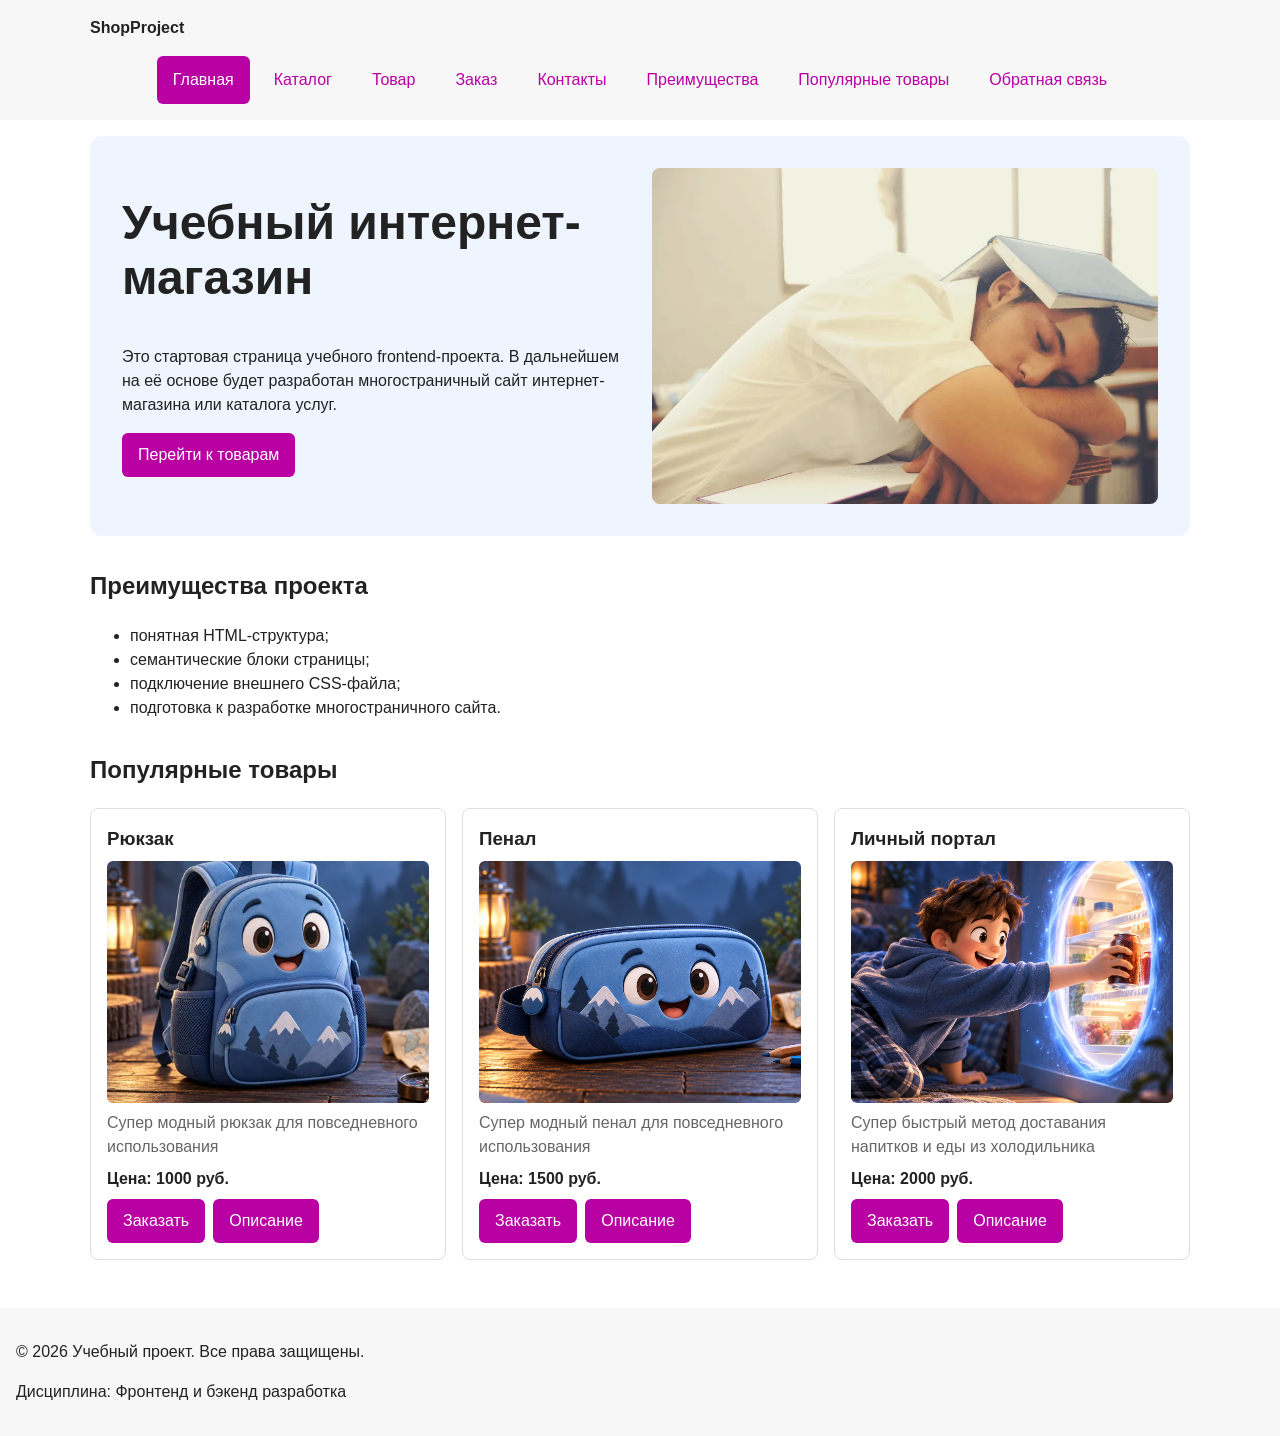
<file: index.html>
<!DOCTYPE html>
<html lang="ru">
 <head>
  <meta charset="utf-8"/>
  <meta content="width=device-width, initial-scale=1.0" name="viewport"/>
  <title>
   Учебный интернет-магазин
  </title>
  <link href="css/style.css" rel="stylesheet"/>
  <link href="css/responsive.css" rel="stylesheet"/>
  <script defer="" src="js/main.js">
  </script>
  <meta content="website" property="og:type"/>
  <meta content="Учебный интернет-магазин" property="og:title"/>
  <meta content="Учебный frontend-проект интернет-магазина." property="og:description"/>
  <meta content="https://vovelio.github.io/kr3-responsive-shop/images/preview.jpg" property="og:image"/>
 </head>
 <body>
  <a class="skip-link" href="#main">
   Перейти к основному содержимому
  </a>
  <header class="site-header">
   <div class="site-header__inner">
    <a class="site-header__logo" href="index.html">
     ShopProject
    </a>
    <nav aria-label="Основная навигация" class="site-nav">
     <ul class="site-nav__list">
      <li class="site-nav__item">
       <a aria-current="page" class="site-nav__link site-nav__link--active" href="index.html">
        Главная
       </a>
      </li>
      <li class="site-nav__item">
       <a class="site-nav__link" href="catalog.html">
        Каталог
       </a>
      </li>
      <li class="site-nav__item">
       <a class="site-nav__link" href="product.html">
        Товар
       </a>
      </li>
      <li class="site-nav__item">
       <a class="site-nav__link" href="order.html">
        Заказ
       </a>
      </li>
      <li class="site-nav__item">
       <a class="site-nav__link" href="contacts.html">
        Контакты
       </a>
      </li>
      <li class="site-nav__item">
       <a class="site-nav__link" href="index.html#advantages">
        Преимущества
       </a>
      </li>
      <li class="site-nav__item">
       <a class="site-nav__link" href="index.html#popular">
        Популярные товары
       </a>
      </li>
      <li class="site-nav__item">
       <a class="site-nav__link" href="contacts.html#contacts">
        Обратная связь
       </a>
      </li>
     </ul>
    </nav>
   </div>
  </header>
  <main id="main" tabindex="-1">
   <!-- Основное содержимое страницы -->
   <section class="hero">
    <div class="hero__content">
     <h1 class="hero__title">
      Учебный интернет-магазин
     </h1>
     <p>
      Это стартовая страница учебного frontend-проекта.
    В дальнейшем на её основе будет разработан многостраничный сайт
    интернет-магазина или каталога услуг.
     </p>
     <a class="button button--primary" href="catalog.html">
      Перейти к товарам
     </a>
    </div>
    <picture>
     <source sizes="(min-width: 900px) 45vw, calc(100vw - 64px)" srcset="images/hero-480.webp 480w, images/hero-960.webp 960w" type="image/webp"/>
     <img alt="Студент отдыхает за учебным столом" class="hero__image" fetchpriority="high" height="798" src="images/sleep-student.png" width="1200"/>
    </picture>
   </section>
   <section class="section" id="advantages">
    <h2>
     Преимущества проекта
    </h2>
    <ul class="advantages-list">
     <li>
      понятная HTML-структура;
     </li>
     <li>
      семантические блоки страницы;
     </li>
     <li>
      подключение внешнего CSS-файла;
     </li>
     <li>
      подготовка к разработке многостраничного сайта.
     </li>
    </ul>
   </section>
   <section class="section" id="popular">
    <h2>
     Популярные товары
    </h2>
    <div class="products-grid">
     <article class="product-card">
      <h3 class="product-card__title">
       Рюкзак
      </h3>
      <img alt="Студенческий рюкзак" class="product-card__image" height="1254" loading="lazy" sizes="(min-width: 1132px) 335px, (min-width: 1024px) calc((100vw - 112px) / 3), (min-width: 640px) calc((100vw - 88px) / 2), calc(100vw - 64px)" src="images/backpack.png" srcset="images/backpack-480.webp 480w, images/backpack-960.webp 960w" width="1254"/>
      <p class="product-card__description">
       Супер модный рюкзак для повседневного использования
      </p>
      <p class="product-card__price">
       Цена: 1000 руб.
      </p>
      <div class="product-card__actions">
       <button class="button button--primary product-card__button" data-product="backpack" type="button">
        Заказать
       </button>
       <a class="button button--primary" href="product.html">
        Описание
       </a>
      </div>
     </article>
     <article class="product-card">
      <h3 class="product-card__title">
       Пенал
      </h3>
      <img alt="Пенал для письменных принадлежностей" class="product-card__image" height="1254" loading="lazy" src="images/pencil-case.png" width="1254"/>
      <p class="product-card__description">
       Супер модный пенал для повседневного использования
      </p>
      <p class="product-card__price">
       Цена: 1500 руб.
      </p>
      <div class="product-card__actions">
       <button class="button button--primary product-card__button" data-product="case" type="button">
        Заказать
       </button>
       <a class="button button--primary" href="product.html">
        Описание
       </a>
      </div>
     </article>
     <article class="product-card">
      <h3 class="product-card__title">
       Личный портал
      </h3>
      <img alt="Студент достаёт напиток через портал в холодильник" class="product-card__image" height="1254" loading="lazy" src="images/portal.png" width="1254"/>
      <p class="product-card__description">
       Супер быстрый метод доставания напитков и еды из холодильника
      </p>
      <p class="product-card__price">
       Цена: 2000 руб.
      </p>
      <div class="product-card__actions">
       <button class="button button--primary product-card__button" data-product="portal" type="button">
        Заказать
       </button>
       <a class="button button--primary" href="product.html">
        Описание
       </a>
      </div>
     </article>
    </div>
   </section>
   <p class="success-message" hidden="" id="success-message" role="status" tabindex="-1">
    Форма успешно заполнена. Учебный проект: данные никуда не отправляются.
   </p>
  </main>
  <footer class="site-footer">
   <p>
    © 2026 Учебный проект. Все права защищены.
   </p>
   <p>
    Дисциплина: Фронтенд и бэкенд разработка
   </p>
  </footer>
  <dialog aria-labelledby="order-dialog-title" class="order-dialog" id="order-dialog">
   <h2 class="order-dialog__title" id="order-dialog-title">
    Оформление заявки
   </h2>
   <form action="#" class="order-form" id="order-form" method="post" novalidate="">
    <p class="form-note">
     Поля со звёздочкой обязательны.
    </p>
    <input id="selected-product" name="selected-product" type="hidden"/>
    <div class="order-form__field">
     <label class="order-form__label" for="order-name">
      Имя
      *
     </label>
     <input class="order-form__input" id="order-name" name="name" required="" type="text"/>
    </div>
    <div class="order-form__field">
     <label class="order-form__label" for="order-email">
      E-mail
      *
     </label>
     <input autocomplete="email" class="order-form__input" id="order-email" name="email" placeholder="example@mail.ru" required="" type="email"/>
    </div>
    <div class="order-form__field">
     <label class="order-form__label" for="order-phone">
      Телефон
      *
     </label>
     <input aria-describedby="order-phone-help" class="order-form__input" id="order-phone" inputmode="tel" name="phone" pattern="^\+7 \(\d{3}\) \d{3}-\d{2}-\d{2}$" placeholder="+7 (900) 000-00-00" required="" type="tel"/>
     <small id="order-phone-help">
      Формат: +7 (900) 000-00-00
     </small>
    </div>
    <div class="order-form__field">
     <label class="order-form__label" for="order-date">
      Дата связи
     </label>
     <input class="order-form__input" id="order-date" name="date" type="date"/>
    </div>
    <div class="order-form__field">
     <label class="order-form__label" for="order-topic">
      Тема заявки
      *
     </label>
     <select class="order-form__select" id="order-topic" name="topic" required="">
      <option value="">
       Выберите тему
      </option>
      <option value="product">
       Заказ товара
      </option>
      <option value="consultation">
       Консультация
      </option>
      <option value="delivery">
       Доставка
      </option>
     </select>
    </div>
    <div class="order-form__field order-form__field--wide">
     <label class="order-form__label" for="order-comment">
      Комментарий
     </label>
     <textarea class="order-form__textarea" id="order-comment" name="comment" placeholder="Укажите дополнительную информацию" rows="4"></textarea>
    </div>
    <div class="order-form__field order-form__field--wide">
     <label class="order-form__label" for="order-agreement">
      <input id="order-agreement" name="agreement" required="" type="checkbox"/>
      Я согласен на обработку данных
      *
     </label>
    </div>
    <div class="order-form__actions order-form__field--wide">
     <button class="button button--secondary" id="close-order-dialog" type="button">
      Закрыть
     </button>
     <button class="button button--primary" type="submit">
      Отправить заявку
     </button>
    </div>
   </form>
  </dialog>
 </body>
</html>
</file>
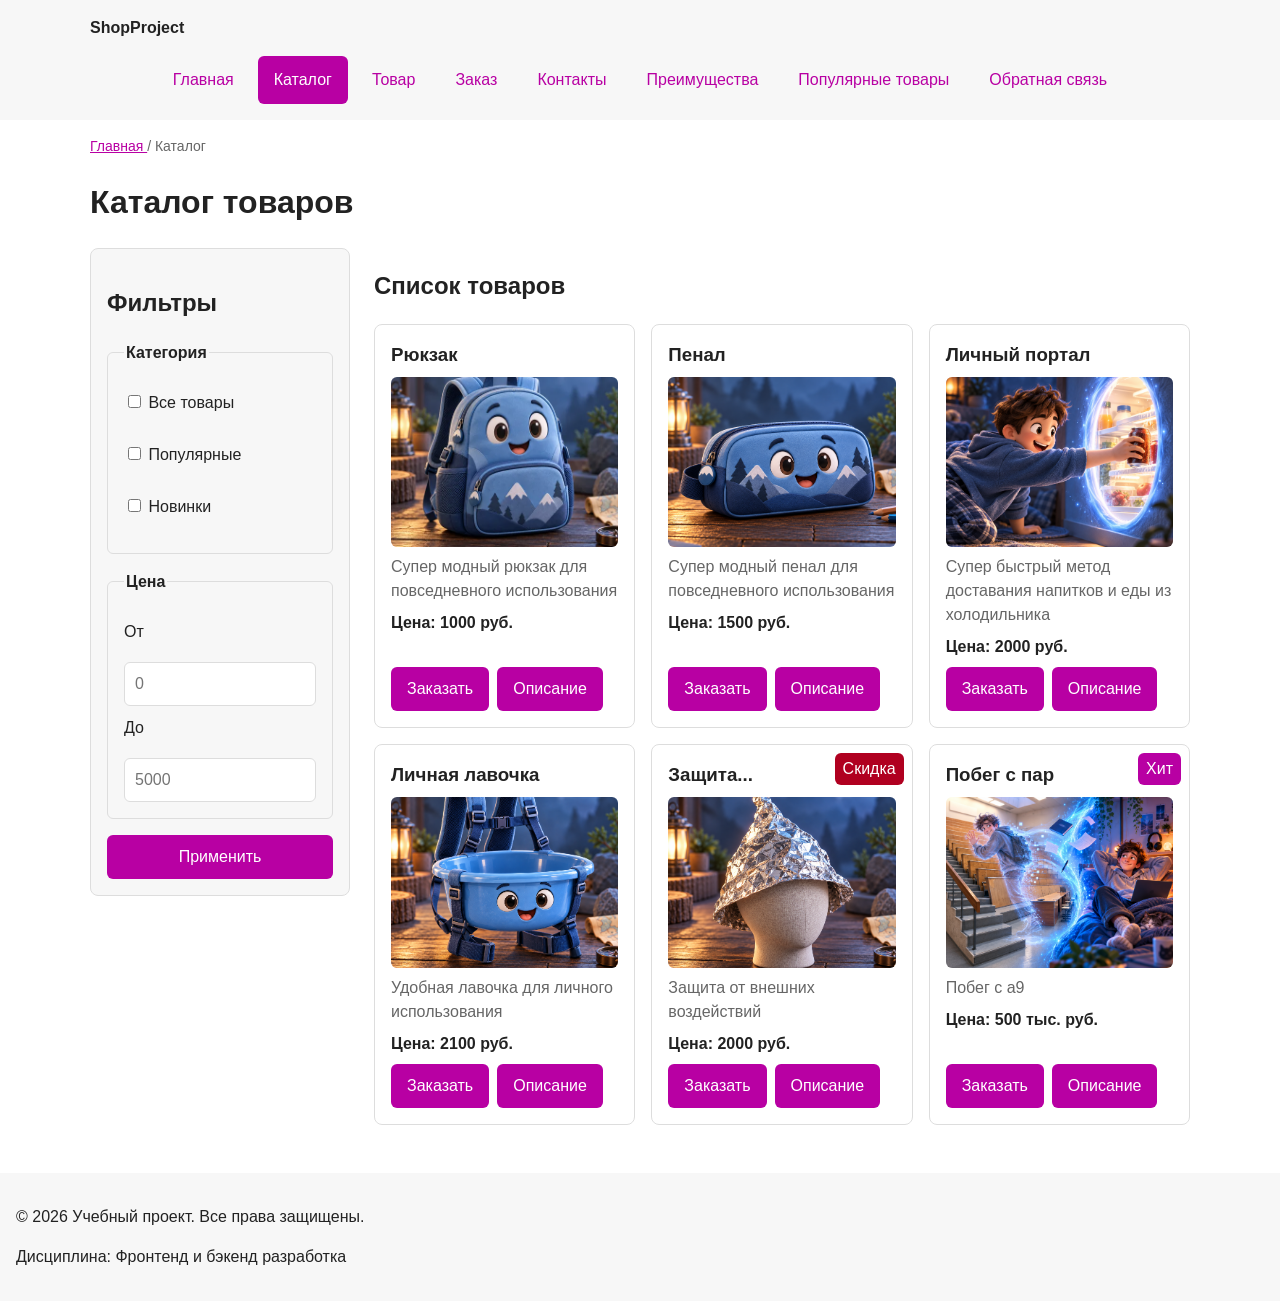
<file: catalog.html>
<!DOCTYPE html>
<html lang="ru">
 <head>
  <meta charset="utf-8"/>
  <meta content="width=device-width, initial-scale=1.0" name="viewport"/>
  <meta content="Каталог товаров учебного интернет-магазина." name="description"/>
  <title>
   Каталог товаров — Учебный интернет-магазин
  </title>
  <script defer="" src="js/main.js">
  </script>
  <link href="css/style.css" rel="stylesheet"/>
  <link href="css/responsive.css" rel="stylesheet"/>
  <meta content="website" property="og:type"/>
  <meta content="Учебный интернет-магазин" property="og:title"/>
  <meta content="Учебный frontend-проект интернет-магазина." property="og:description"/>
  <meta content="https://vovelio.github.io/kr3-responsive-shop/images/preview.jpg" property="og:image"/>
 </head>
 <body>
  <a class="skip-link" href="#main">
   Перейти к основному содержимому
  </a>
  <header class="site-header">
   <div class="site-header__inner">
    <a class="site-header__logo" href="index.html">
     ShopProject
    </a>
    <nav aria-label="Основная навигация" class="site-nav">
     <ul class="site-nav__list">
      <li class="site-nav__item">
       <a class="site-nav__link" href="index.html">
        Главная
       </a>
      </li>
      <li class="site-nav__item">
       <a aria-current="page" class="site-nav__link site-nav__link--active" href="catalog.html">
        Каталог
       </a>
      </li>
      <li class="site-nav__item">
       <a class="site-nav__link" href="product.html">
        Товар
       </a>
      </li>
      <li class="site-nav__item">
       <a class="site-nav__link" href="order.html">
        Заказ
       </a>
      </li>
      <li class="site-nav__item">
       <a class="site-nav__link" href="contacts.html">
        Контакты
       </a>
      </li>
      <li class="site-nav__item">
       <a class="site-nav__link" href="index.html#advantages">
        Преимущества
       </a>
      </li>
      <li class="site-nav__item">
       <a class="site-nav__link" href="index.html#popular">
        Популярные товары
       </a>
      </li>
      <li class="site-nav__item">
       <a class="site-nav__link" href="contacts.html#contacts">
        Обратная связь
       </a>
      </li>
     </ul>
    </nav>
   </div>
  </header>
  <main id="main" tabindex="-1">
   <nav aria-label="Хлебные крошки" class="breadcrumbs">
    <a class="breadcrumbs__link" href="index.html">
     Главная
    </a>
    <span aria-current="page" class="breadcrumbs__current">
     Каталог
    </span>
   </nav>
   <h1>
    Каталог товаров
   </h1>
   <div class="catalog-layout">
    <aside class="catalog-filters">
     <h2>
      Фильтры
     </h2>
     <form action="#" class="filters-form" method="get">
      <fieldset>
       <legend>
        Категория
       </legend>
       <label for="field-1-1">
        <input id="field-1-1" name="category" type="checkbox" value="all"/>
        Все товары
       </label>
       <label for="field-1-2">
        <input id="field-1-2" name="category" type="checkbox" value="popular"/>
        Популярные
       </label>
       <label for="field-1-3">
        <input id="field-1-3" name="category" type="checkbox" value="new"/>
        Новинки
       </label>
      </fieldset>
      <fieldset>
       <legend>
        Цена
       </legend>
       <label for="price-from">
        От
       </label>
       <input id="price-from" min="0" name="price-from" placeholder="0" type="number"/>
       <label for="price-to">
        До
       </label>
       <input id="price-to" min="0" name="price-to" placeholder="5000" type="number"/>
      </fieldset>
      <button class="button button--primary" type="submit">
       Применить
      </button>
     </form>
    </aside>
    <section class="catalog-products">
     <h2>
      Список товаров
     </h2>
     <div class="products-grid">
      <!-- Карточки товаров -->
      <article class="product-card">
       <h3 class="product-card__title">
        Рюкзак
       </h3>
       <img alt="Студенческий рюкзак" class="product-card__image" height="1254" loading="lazy" sizes="(min-width: 1280px) 240px, (min-width: 1024px) 330px, (min-width: 640px) calc((100vw - 88px) / 2), calc(100vw - 64px)" src="images/backpack.png" srcset="images/backpack-480.webp 480w, images/backpack-960.webp 960w" width="1254"/>
       <p class="product-card__description">
        Супер модный рюкзак для повседневного использования
       </p>
       <p class="product-card__price">
        Цена: 1000 руб.
       </p>
       <div class="product-card__actions">
        <button class="button button--primary product-card__button" data-product="backpack" type="button">
         Заказать
        </button>
        <a class="button button--primary" href="product.html">
         Описание
        </a>
       </div>
      </article>
      <article class="product-card">
       <h3 class="product-card__title">
        Пенал
       </h3>
       <img alt="Пенал для письменных принадлежностей" class="product-card__image" height="1254" loading="lazy" src="images/pencil-case.png" width="1254"/>
       <p class="product-card__description">
        Супер модный пенал для повседневного использования
       </p>
       <p class="product-card__price">
        Цена: 1500 руб.
       </p>
       <div class="product-card__actions">
        <button class="button button--primary product-card__button" data-product="case" type="button">
         Заказать
        </button>
        <a class="button button--primary" href="product.html">
         Описание
        </a>
       </div>
      </article>
      <article class="product-card">
       <h3 class="product-card__title">
        Личный портал
       </h3>
       <img alt="Студент достаёт напиток через портал в холодильник" class="product-card__image" height="1254" loading="lazy" src="images/portal.png" width="1254"/>
       <p class="product-card__description">
        Супер быстрый метод доставания напитков и еды из холодильника
       </p>
       <p class="product-card__price">
        Цена: 2000 руб.
       </p>
       <div class="product-card__actions">
        <button class="button button--primary product-card__button" data-product="portal" type="button">
         Заказать
        </button>
        <a class="button button--primary" href="product.html">
         Описание
        </a>
       </div>
      </article>
      <article class="product-card">
       <h3 class="product-card__title">
        Личная лавочка
       </h3>
       <img alt="Личная лавочка для отдыха" class="product-card__image" height="1254" loading="lazy" src="images/personal-bench.png" width="1254"/>
       <p class="product-card__description">
        Удобная лавочка для личного использования
       </p>
       <p class="product-card__price">
        Цена: 2100 руб.
       </p>
       <div class="product-card__actions">
        <button class="button button--primary product-card__button" data-product="personal-bench" type="button">
         Заказать
        </button>
        <a class="button button--primary" href="product.html">
         Описание
        </a>
       </div>
      </article>
      <article class="product-card">
       <span class="product-card__badge product-card__badge-discount">
        Скидка
       </span>
       <h3 class="product-card__title">
        Защита...
       </h3>
       <img alt="Шапочка из алюминиевой фольги" class="product-card__image" height="1254" loading="lazy" src="images/aluminum-cap.png" width="1254"/>
       <p class="product-card__description">
        Защита от внешних воздействий
       </p>
       <p class="product-card__price">
        Цена: 2000 руб.
       </p>
       <div class="product-card__actions">
        <button class="button button--primary product-card__button" data-product="aluminum-cap" type="button">
         Заказать
        </button>
        <a class="button button--primary" href="product.html">
         Описание
        </a>
       </div>
      </article>
      <article class="product-card">
       <span class="product-card__badge product-card__badge-hit">
        Хит
       </span>
       <h3 class="product-card__title">
        Побег с пар
       </h3>
       <img alt="Побег студента с пары" class="product-card__image" height="1254" loading="lazy" src="images/leave.png" width="1254"/>
       <p class="product-card__description">
        Побег с а9
       </p>
       <p class="product-card__price">
        Цена: 500 тыс. руб.
       </p>
       <div class="product-card__actions">
        <button class="button button--primary product-card__button" data-product="leave" type="button">
         Заказать
        </button>
        <a class="button button--primary" href="product.html">
         Описание
        </a>
       </div>
      </article>
     </div>
    </section>
   </div>
   <p class="success-message" hidden="" id="success-message" role="status" tabindex="-1">
    Форма успешно заполнена. Учебный проект: данные никуда не отправляются.
   </p>
  </main>
  <footer class="site-footer">
   <p>
    © 2026 Учебный проект. Все права защищены.
   </p>
   <p>
    Дисциплина: Фронтенд и бэкенд разработка
   </p>
  </footer>
  <dialog aria-labelledby="order-dialog-title" class="order-dialog" id="order-dialog">
   <h2 class="order-dialog__title" id="order-dialog-title">
    Оформление заявки
   </h2>
   <form action="#" class="order-form" id="order-form" method="post" novalidate="">
    <p class="form-note">
     Поля со звёздочкой обязательны.
    </p>
    <input id="selected-product" name="selected-product" type="hidden"/>
    <div class="order-form__field">
     <label class="order-form__label" for="order-name">
      Имя
      *
     </label>
     <input class="order-form__input" id="order-name" name="name" required="" type="text"/>
    </div>
    <div class="order-form__field">
     <label class="order-form__label" for="order-email">
      E-mail
      *
     </label>
     <input autocomplete="email" class="order-form__input" id="order-email" name="email" placeholder="example@mail.ru" required="" type="email"/>
    </div>
    <div class="order-form__field">
     <label class="order-form__label" for="order-phone">
      Телефон
      *
     </label>
     <input aria-describedby="order-phone-help" class="order-form__input" id="order-phone" inputmode="tel" name="phone" pattern="^\+7 \(\d{3}\) \d{3}-\d{2}-\d{2}$" placeholder="+7 (900) 000-00-00" required="" type="tel"/>
     <small id="order-phone-help">
      Формат: +7 (900) 000-00-00
     </small>
    </div>
    <div class="order-form__field">
     <label class="order-form__label" for="order-date">
      Дата связи
     </label>
     <input class="order-form__input" id="order-date" name="date" type="date"/>
    </div>
    <div class="order-form__field">
     <label class="order-form__label" for="order-topic">
      Тема заявки
      *
     </label>
     <select class="order-form__select" id="order-topic" name="topic" required="">
      <option value="">
       Выберите тему
      </option>
      <option value="product">
       Заказ товара
      </option>
      <option value="consultation">
       Консультация
      </option>
      <option value="delivery">
       Доставка
      </option>
     </select>
    </div>
    <div class="order-form__field order-form__field--wide">
     <label class="order-form__label" for="order-comment">
      Комментарий
     </label>
     <textarea class="order-form__textarea" id="order-comment" name="comment" placeholder="Укажите дополнительную информацию" rows="4"></textarea>
    </div>
    <div class="order-form__field order-form__field--wide">
     <label class="order-form__label" for="order-agreement">
      <input id="order-agreement" name="agreement" required="" type="checkbox"/>
      Я согласен на обработку данных
      *
     </label>
    </div>
    <div class="order-form__actions order-form__field--wide">
     <button class="button button--secondary" id="close-order-dialog" type="button">
      Закрыть
     </button>
     <button class="button button--primary" type="submit">
      Отправить заявку
     </button>
    </div>
   </form>
  </dialog>
 </body>
</html>
</file>
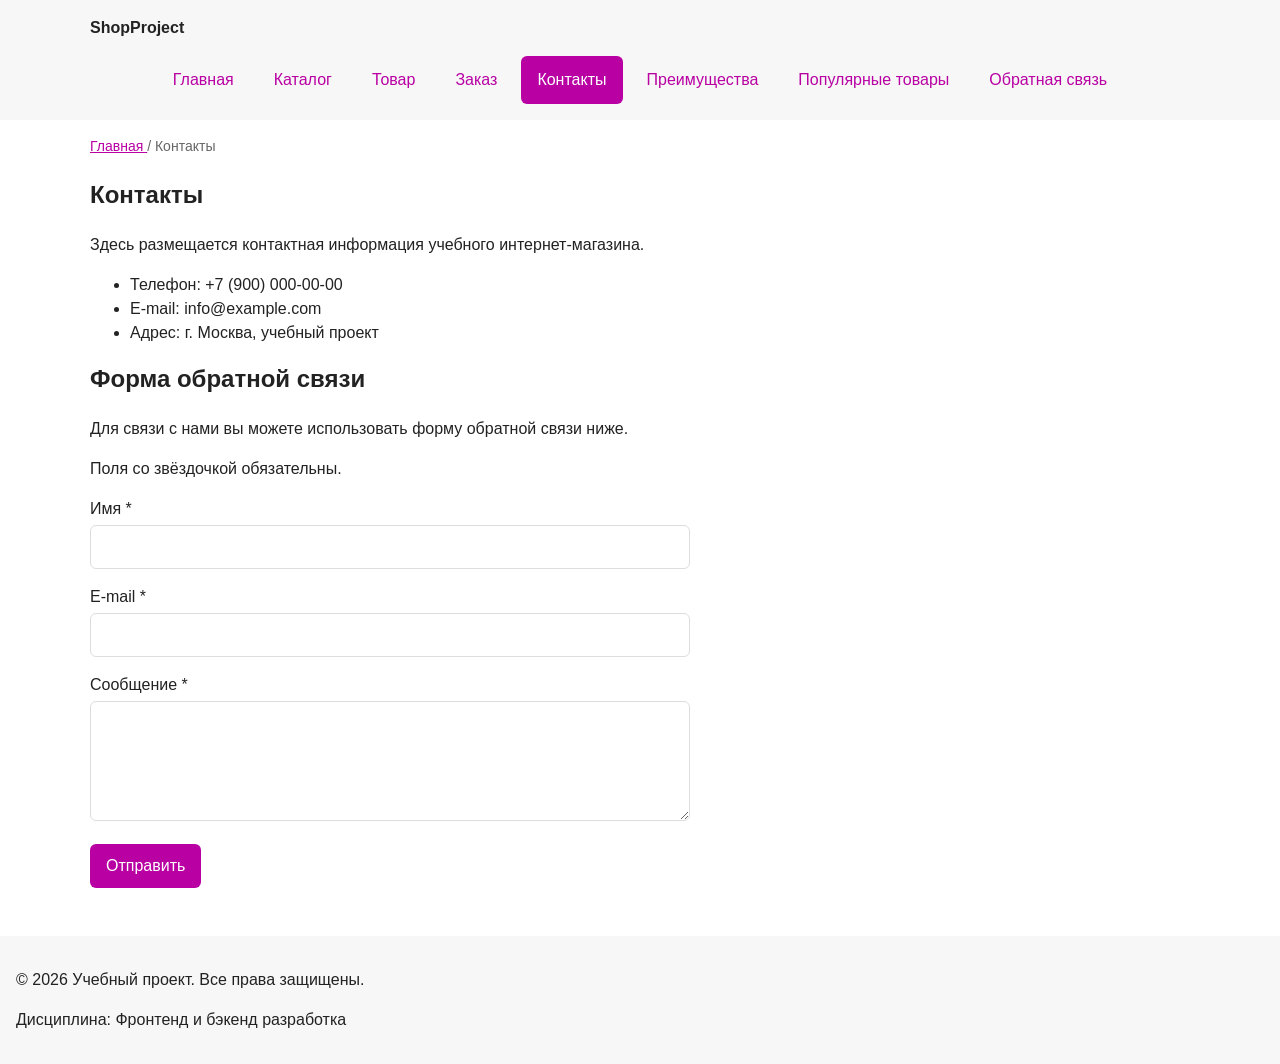
<file: contacts.html>
<!DOCTYPE html>
<html lang="ru">
 <head>
  <meta charset="utf-8"/>
  <meta content="width=device-width, initial-scale=1.0" name="viewport"/>
  <meta content="Контактная информация учебного интернет-магазина." name="description"/>
  <title>
   Контакты — Учебный интернет-магазин
  </title>
  <link href="css/style.css" rel="stylesheet"/>
  <link href="css/responsive.css" rel="stylesheet"/>
  <meta content="website" property="og:type"/>
  <meta content="Учебный интернет-магазин" property="og:title"/>
  <meta content="Учебный frontend-проект интернет-магазина." property="og:description"/>
  <meta content="https://vovelio.github.io/kr3-responsive-shop/images/preview.jpg" property="og:image"/>
  <script defer="" src="js/main.js">
  </script>
 </head>
 <body>
  <a class="skip-link" href="#main">
   Перейти к основному содержимому
  </a>
  <header class="site-header">
   <div class="site-header__inner">
    <a class="site-header__logo" href="index.html">
     ShopProject
    </a>
    <nav aria-label="Основная навигация" class="site-nav">
     <ul class="site-nav__list">
      <li class="site-nav__item">
       <a class="site-nav__link" href="index.html">
        Главная
       </a>
      </li>
      <li class="site-nav__item">
       <a class="site-nav__link" href="catalog.html">
        Каталог
       </a>
      </li>
      <li class="site-nav__item">
       <a class="site-nav__link" href="product.html">
        Товар
       </a>
      </li>
      <li class="site-nav__item">
       <a class="site-nav__link" href="order.html">
        Заказ
       </a>
      </li>
      <li class="site-nav__item">
       <a aria-current="page" class="site-nav__link site-nav__link--active" href="contacts.html">
        Контакты
       </a>
      </li>
      <li class="site-nav__item">
       <a class="site-nav__link" href="index.html#advantages">
        Преимущества
       </a>
      </li>
      <li class="site-nav__item">
       <a class="site-nav__link" href="index.html#popular">
        Популярные товары
       </a>
      </li>
      <li class="site-nav__item">
       <a class="site-nav__link" href="contacts.html#contacts">
        Обратная связь
       </a>
      </li>
     </ul>
    </nav>
   </div>
  </header>
  <main id="main" tabindex="-1">
   <nav aria-label="Хлебные крошки" class="breadcrumbs">
    <a class="breadcrumbs__link" href="index.html">
     Главная
    </a>
    <span aria-current="page" class="breadcrumbs__current">
     Контакты
    </span>
   </nav>
   <section class="section">
    <h1>
     Контакты
    </h1>
    <p>
     Здесь размещается контактная информация учебного интернет-магазина.
    </p>
    <ul>
     <li>
      Телефон: +7 (900) 000-00-00
     </li>
     <li>
      E-mail: info@example.com
     </li>
     <li>
      Адрес: г. Москва, учебный проект
     </li>
    </ul>
    <div id="contacts">
     <h2>
      Форма обратной связи
     </h2>
     Для связи с нами вы можете использовать форму обратной связи ниже.
     <form action="#" class="contact-form" method="post" novalidate="">
      <p class="form-note">
       Поля со звёздочкой обязательны.
      </p>
      <div class="contact-form__field">
       <label class="contact-form__label" for="name">
        Имя
        *
       </label>
       <input class="contact-form__input" id="name" name="name" required="" type="text"/>
      </div>
      <div class="contact-form__field">
       <label class="contact-form__label" for="email">
        E-mail
        *
       </label>
       <input class="contact-form__input" id="email" name="email" required="" type="email"/>
      </div>
      <div class="contact-form__field">
       <label class="contact-form__label" for="message">
        Сообщение
        *
       </label>
       <textarea class="contact-form__textarea" id="message" name="message" required=""></textarea>
      </div>
      <button class="button button--primary" type="submit">
       Отправить
      </button>
     </form>
    </div>
   </section>
   <p class="success-message" hidden="" id="success-message" role="status" tabindex="-1">
    Форма успешно заполнена. Учебный проект: данные никуда не отправляются.
   </p>
  </main>
  <footer class="site-footer">
   <p>
    © 2026 Учебный проект. Все права защищены.
   </p>
   <p>
    Дисциплина: Фронтенд и бэкенд разработка
   </p>
  </footer>
 </body>
</html>
</file>
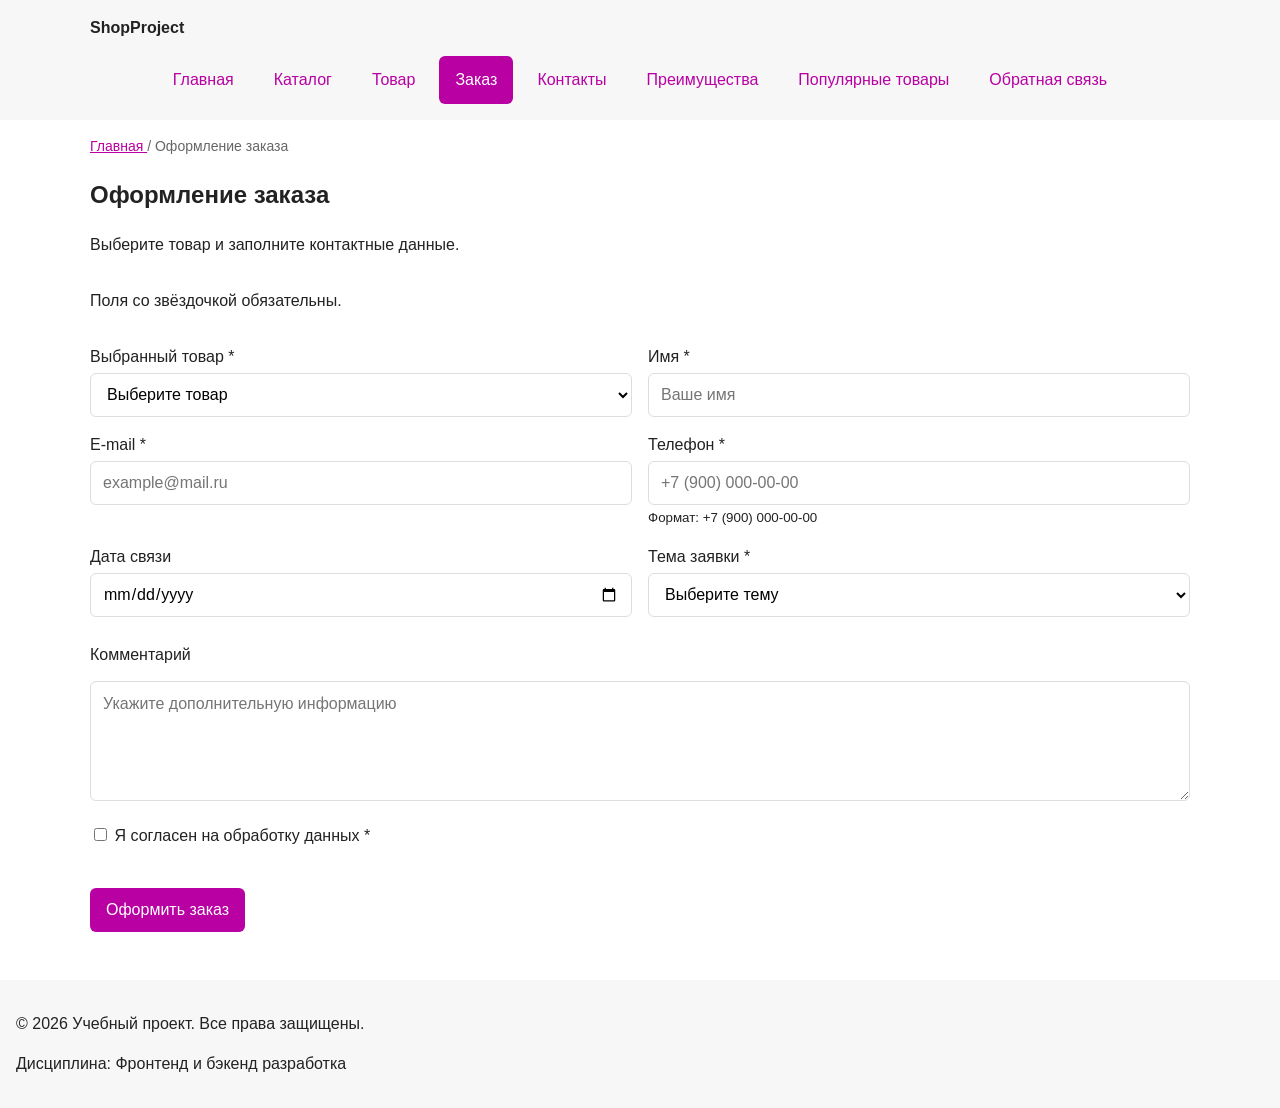
<file: order.html>
<!DOCTYPE html>
<html lang="ru">
 <head>
  <meta charset="utf-8"/>
  <meta content="width=device-width, initial-scale=1.0" name="viewport"/>
  <meta content="Страница оформления покупки — Учебный интернет-магазин" name="description"/>
  <title>
   Оформление покупки — Учебный интернет-магазин
  </title>
  <link href="css/style.css" rel="stylesheet"/>
  <link href="css/responsive.css" rel="stylesheet"/>
  <script defer="" src="js/main.js">
  </script>
  <meta content="website" property="og:type"/>
  <meta content="Учебный интернет-магазин" property="og:title"/>
  <meta content="Учебный frontend-проект интернет-магазина." property="og:description"/>
  <meta content="https://vovelio.github.io/kr3-responsive-shop/images/preview.jpg" property="og:image"/>
 </head>
 <body>
  <a class="skip-link" href="#main">
   Перейти к основному содержимому
  </a>
  <header class="site-header">
   <div class="site-header__inner">
    <a class="site-header__logo" href="index.html">
     ShopProject
    </a>
    <nav aria-label="Основная навигация" class="site-nav">
     <ul class="site-nav__list">
      <li class="site-nav__item">
       <a class="site-nav__link" href="index.html">
        Главная
       </a>
      </li>
      <li class="site-nav__item">
       <a class="site-nav__link" href="catalog.html">
        Каталог
       </a>
      </li>
      <li class="site-nav__item">
       <a class="site-nav__link" href="product.html">
        Товар
       </a>
      </li>
      <li class="site-nav__item">
       <a aria-current="page" class="site-nav__link site-nav__link--active" href="order.html">
        Заказ
       </a>
      </li>
      <li class="site-nav__item">
       <a class="site-nav__link" href="contacts.html">
        Контакты
       </a>
      </li>
      <li class="site-nav__item">
       <a class="site-nav__link" href="index.html#advantages">
        Преимущества
       </a>
      </li>
      <li class="site-nav__item">
       <a class="site-nav__link" href="index.html#popular">
        Популярные товары
       </a>
      </li>
      <li class="site-nav__item">
       <a class="site-nav__link" href="contacts.html#contacts">
        Обратная связь
       </a>
      </li>
     </ul>
    </nav>
   </div>
  </header>
  <main id="main" tabindex="-1">
   <nav aria-label="Хлебные крошки" class="breadcrumbs">
    <a class="breadcrumbs__link" href="index.html">
     Главная
    </a>
    <span aria-current="page" class="breadcrumbs__current">
     Оформление заказа
    </span>
   </nav>
   <section class="section">
    <h1>
     Оформление заказа
    </h1>
    <p>
     Выберите товар и заполните контактные данные.
    </p>
    <form action="#" class="order-form" id="order-form" method="post" novalidate="">
     <p class="form-note">
      Поля со звёздочкой обязательны.
     </p>
     <!-- Выбор товара -->
     <div class="order-form__field">
      <label class="order-form__label" for="selected-product">
       Выбранный товар
       *
      </label>
      <select class="order-form__select" id="selected-product" name="selected-product" required="">
       <option value="">
        Выберите товар
       </option>
       <option value="backpack">
        Рюкзак
       </option>
       <option value="case">
        Пенал
       </option>
       <option value="personal-bench">
        Личная лавочка
       </option>
       <option value="portal">
        Личный портал в холодильник
       </option>
       <option value="aluminum-cap">
        Защита от инопланетного воздействия
       </option>
       <option value="leave">
        Телепортация с пар
       </option>
      </select>
     </div>
     <!-- Имя -->
     <div class="order-form__field">
      <label class="order-form__label" for="order-name">
       Имя
       *
      </label>
      <input autocomplete="name" class="order-form__input" id="order-name" name="name" placeholder="Ваше имя" required="" type="text"/>
     </div>
     <!-- E-mail -->
     <div class="order-form__field">
      <label class="order-form__label" for="order-email">
       E-mail
       *
      </label>
      <input autocomplete="email" class="order-form__input" id="order-email" name="email" placeholder="example@mail.ru" required="" type="email"/>
     </div>
     <!-- Телефон -->
     <div class="order-form__field">
      <label class="order-form__label" for="order-phone">
       Телефон
       *
      </label>
      <input aria-describedby="order-phone-help" autocomplete="tel" class="order-form__input" id="order-phone" inputmode="tel" name="phone" pattern="^\+7 \(\d{3}\) \d{3}-\d{2}-\d{2}$" placeholder="+7 (900) 000-00-00" required="" type="tel"/>
      <small id="order-phone-help">
       Формат: +7 (900) 000-00-00
      </small>
     </div>
     <!-- Дата связи -->
     <div class="order-form__field">
      <label class="order-form__label" for="order-date">
       Дата связи
      </label>
      <input class="order-form__input" id="order-date" name="date" type="date"/>
     </div>
     <!-- Тема заявки -->
     <div class="order-form__field">
      <label class="order-form__label" for="order-topic">
       Тема заявки
       *
      </label>
      <select class="order-form__select" id="order-topic" name="topic" required="">
       <option value="">
        Выберите тему
       </option>
       <option value="product">
        Заказ товара
       </option>
       <option value="consultation">
        Консультация
       </option>
       <option value="delivery">
        Доставка
       </option>
      </select>
     </div>
     <!-- Комментарий -->
     <div class="order-form__field order-form__field--wide">
      <label class="order-form__label" for="order-comment">
       Комментарий
      </label>
      <textarea class="order-form__textarea" id="order-comment" name="comment" placeholder="Укажите дополнительную информацию" rows="4"></textarea>
     </div>
     <!-- Согласие -->
     <div class="order-form__field order-form__field--wide">
      <label for="order-agreement">
       <input id="order-agreement" name="agreement" required="" type="checkbox"/>
       Я согласен на обработку данных
       *
      </label>
     </div>
     <!-- Кнопка -->
     <div class="order-form__actions order-form__field--wide">
      <button class="button button--primary" type="submit">
       Оформить заказ
      </button>
     </div>
    </form>
   </section>
   <p class="success-message" hidden="" id="success-message" role="status" tabindex="-1">
    Форма успешно заполнена. Учебный проект: данные никуда не отправляются.
   </p>
  </main>
  <footer class="site-footer">
   <p>
    © 2026 Учебный проект. Все права защищены.
   </p>
   <p>
    Дисциплина: Фронтенд и бэкенд разработка
   </p>
  </footer>
 </body>
</html>
</file>
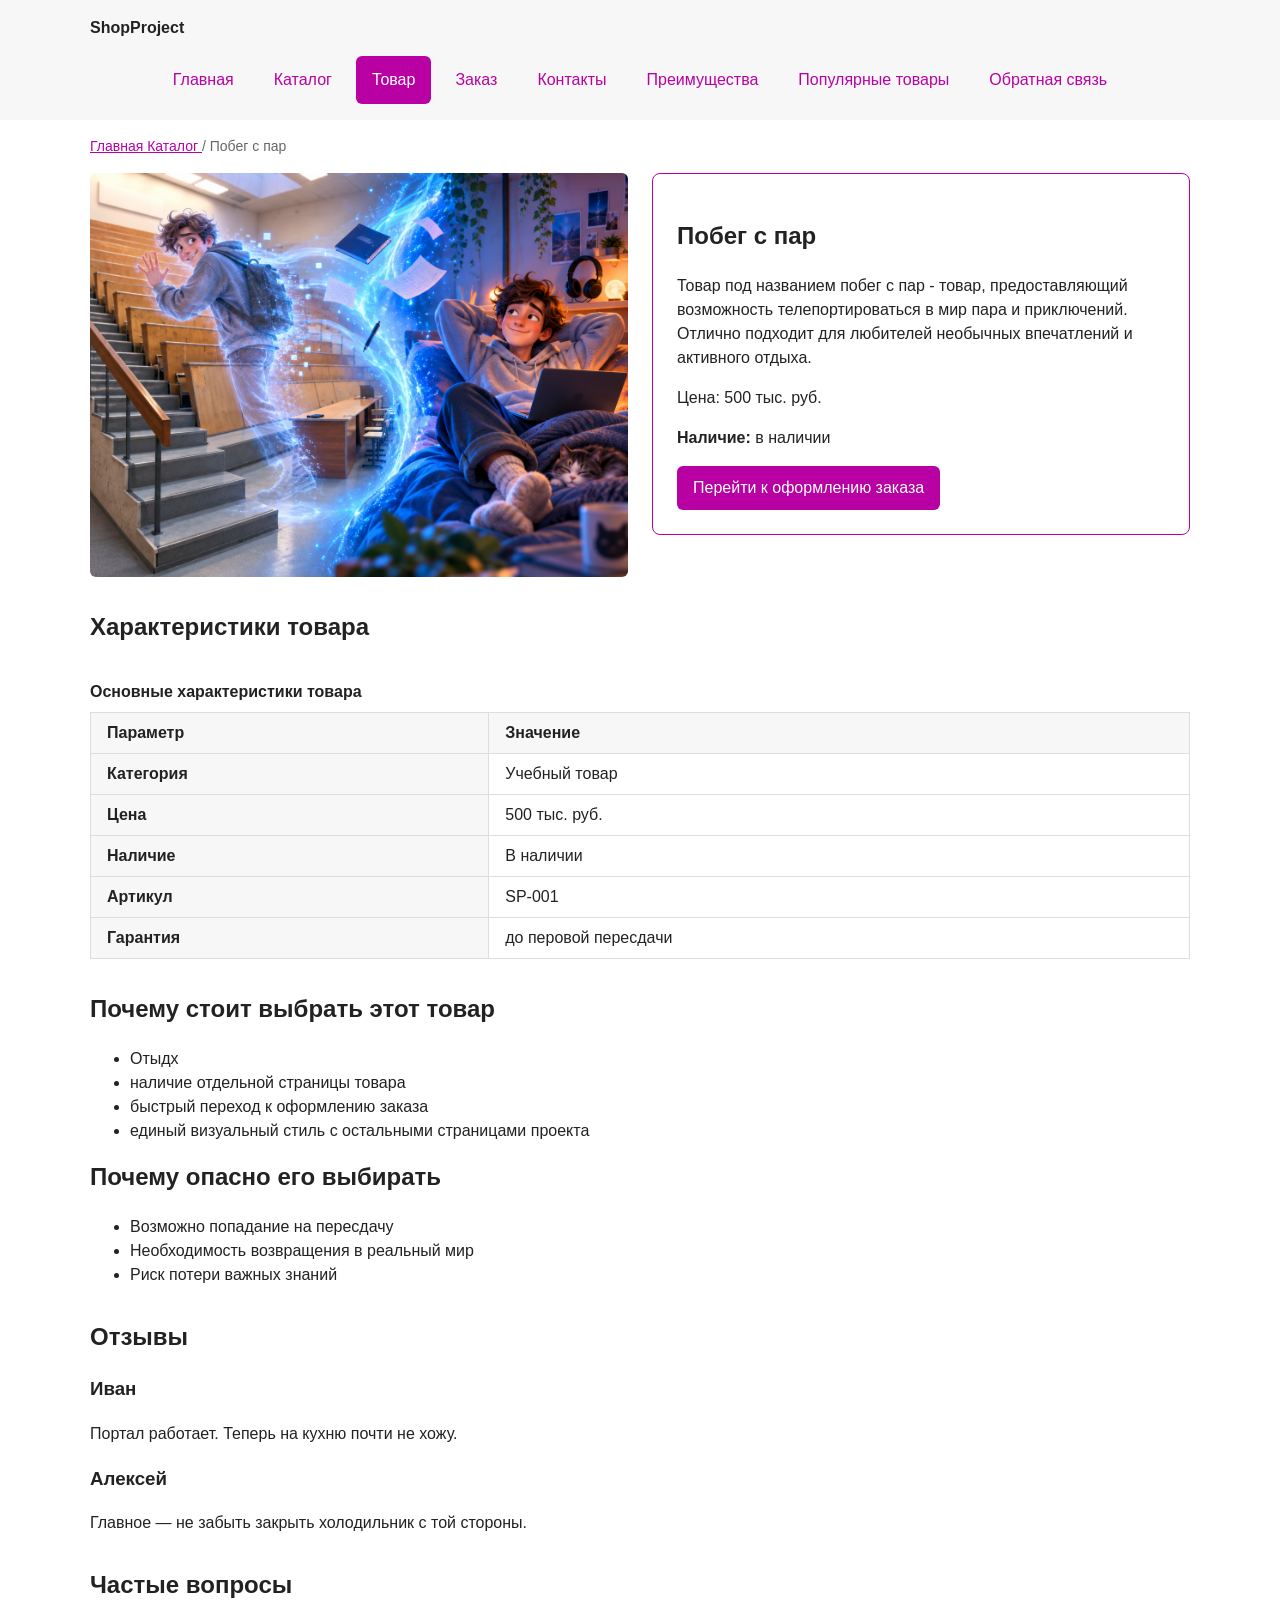
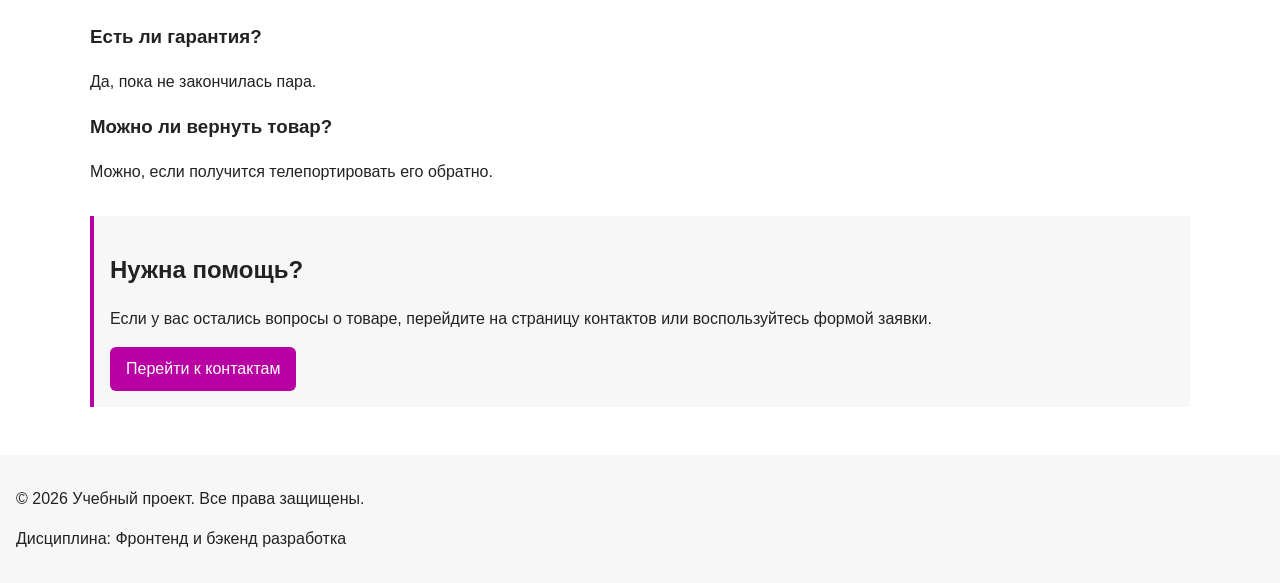
<file: product.html>
<!DOCTYPE html>
<html lang="ru">
 <head>
  <meta charset="utf-8"/>
  <meta content="width=device-width, initial-scale=1.0" name="viewport"/>
  <meta content="Карточка товара учебного интернет-магазина." name="description"/>
  <title>
   Побег с пар — Учебный интернет-магазин
  </title>
  <link href="css/style.css" rel="stylesheet"/>
  <link href="css/responsive.css" rel="stylesheet"/>
  <script defer="" src="js/main.js">
  </script>
  <meta content="website" property="og:type"/>
  <meta content="Побег с пар — Учебный интернет-магазин" property="og:title"/>
  <meta content="Подробная информация о товаре учебного интернет-магазина." property="og:description"/>
  <meta content="https://vovelio.github.io/kr3-responsive-shop/images/preview.jpg" property="og:image"/>
 </head>
 <body>
  <a class="skip-link" href="#main">
   Перейти к основному содержимому
  </a>
  <header class="site-header">
   <div class="site-header__inner">
    <a class="site-header__logo" href="index.html">
     ShopProject
    </a>
    <nav aria-label="Основная навигация" class="site-nav">
     <ul class="site-nav__list">
      <li class="site-nav__item">
       <a class="site-nav__link" href="index.html">
        Главная
       </a>
      </li>
      <li class="site-nav__item">
       <a class="site-nav__link" href="catalog.html">
        Каталог
       </a>
      </li>
      <li class="site-nav__item">
       <a aria-current="page" class="site-nav__link site-nav__link--active" href="product.html">
        Товар
       </a>
      </li>
      <li class="site-nav__item">
       <a class="site-nav__link" href="order.html">
        Заказ
       </a>
      </li>
      <li class="site-nav__item">
       <a class="site-nav__link" href="contacts.html">
        Контакты
       </a>
      </li>
      <li class="site-nav__item">
       <a class="site-nav__link" href="index.html#advantages">
        Преимущества
       </a>
      </li>
      <li class="site-nav__item">
       <a class="site-nav__link" href="index.html#popular">
        Популярные товары
       </a>
      </li>
      <li class="site-nav__item">
       <a class="site-nav__link" href="contacts.html#contacts">
        Обратная связь
       </a>
      </li>
     </ul>
    </nav>
   </div>
  </header>
  <main id="main" tabindex="-1">
   <nav aria-label="Хлебные крошки" class="breadcrumbs">
    <a class="breadcrumbs__link" href="index.html">
     Главная
    </a>
    <a class="breadcrumbs__link" href="catalog.html">
     Каталог
    </a>
    <span aria-current="page" class="breadcrumbs__current">
     Побег с пар
    </span>
   </nav>
   <section class="section product">
    <div class="product__media">
     <img alt="Побег студента с пары" class="product-card__image" height="1254" loading="lazy" src="images/leave.png" width="1254"/>
    </div>
    <div class="product__content">
     <h1 class="product__title">
      Побег с пар
     </h1>
     <p class="product__description">
      Товар под названием побег с пар - товар, предоставляющий возможность телепортироваться в мир пара и приключений. Отлично подходит для любителей необычных впечатлений и активного отдыха.
     </p>
     <p class="product__price">
      Цена: 500 тыс. руб.
     </p>
     <p class="product__status">
      <strong>
       Наличие:
      </strong>
      в наличии
     </p>
     <a class="button button--primary" href="order.html">
      Перейти к оформлению заказа
     </a>
    </div>
   </section>
   <section class="section">
    <h2>
     Характеристики товара
    </h2>
    <div aria-label="Таблица характеристик с горизонтальной прокруткой" class="table-wrapper" role="region" tabindex="0">
     <table class="product-table">
      <caption>
       Основные характеристики товара
      </caption>
      <thead>
       <tr>
        <th scope="col">
         Параметр
        </th>
        <th scope="col">
         Значение
        </th>
       </tr>
      </thead>
      <tbody>
       <tr>
        <th scope="row">
         Категория
        </th>
        <td>
         Учебный товар
        </td>
       </tr>
       <tr>
        <th scope="row">
         Цена
        </th>
        <td>
         500 тыс. руб.
        </td>
       </tr>
       <tr>
        <th scope="row">
         Наличие
        </th>
        <td>
         В наличии
        </td>
       </tr>
       <tr>
        <th scope="row">
         Артикул
        </th>
        <td>
         SP-001
        </td>
       </tr>
       <tr>
        <th scope="row">
         Гарантия
        </th>
        <td>
         до перовой пересдачи
        </td>
       </tr>
      </tbody>
     </table>
    </div>
   </section>
   <section class="section">
    <h2>
     Почему стоит выбрать этот товар
    </h2>
    <ul>
     <li>
      Отыдх
     </li>
     <li>
      наличие отдельной страницы товара
     </li>
     <li>
      быстрый переход к оформлению заказа
     </li>
     <li>
      единый визуальный стиль с остальными страницами проекта
     </li>
    </ul>
    <h2>
     Почему опасно его выбирать
    </h2>
    <ul>
     <li>
      Возможно попадание на пересдачу
     </li>
     <li>
      Необходимость возвращения в реальный мир
     </li>
     <li>
      Риск потери важных знаний
     </li>
    </ul>
   </section>
   <section class="section">
    <h2>
     Отзывы
    </h2>
    <article class="review">
     <h3>
      Иван
     </h3>
     <p>
      Портал работает. Теперь на кухню почти не хожу.
     </p>
    </article>
    <article class="review">
     <h3>
      Алексей
     </h3>
     <p>
      Главное — не забыть закрыть холодильник с той стороны.
     </p>
    </article>
   </section>
   <section class="section">
    <h2>
     Частые вопросы
    </h2>
    <h3>
     Есть ли гарантия?
    </h3>
    <p>
     Да, пока не закончилась пара.
    </p>
    <h3>
     Можно ли вернуть товар?
    </h3>
    <p>
     Можно, если получится телепортировать его обратно.
    </p>
   </section>
   <aside class="aside-info">
    <h2>
     Нужна помощь?
    </h2>
    <p>
     Если у вас остались вопросы о товаре, перейдите на страницу контактов
        или воспользуйтесь формой заявки.
    </p>
    <a class="button button--primary" href="contacts.html">
     Перейти к контактам
    </a>
   </aside>
   <p class="success-message" hidden="" id="success-message" role="status" tabindex="-1">
    Форма успешно заполнена. Учебный проект: данные никуда не отправляются.
   </p>
  </main>
  <footer class="site-footer">
   <p>
    © 2026 Учебный проект. Все права защищены.
   </p>
   <p>
    Дисциплина: Фронтенд и бэкенд разработка
   </p>
  </footer>
  <dialog aria-labelledby="order-dialog-title" class="order-dialog" id="order-dialog">
   <h2 class="order-dialog__title" id="order-dialog-title">
    Оформление заявки
   </h2>
   <form action="#" class="order-form" id="order-form" method="post" novalidate="">
    <p class="form-note">
     Поля со звёздочкой обязательны.
    </p>
    <input id="selected-product" name="selected-product" type="hidden"/>
    <div class="order-form__field">
     <label class="order-form__label" for="order-name">
      Имя
      *
     </label>
     <input class="order-form__input" id="order-name" name="name" required="" type="text"/>
    </div>
    <div class="order-form__field">
     <label class="order-form__label" for="order-email">
      E-mail
      *
     </label>
     <input autocomplete="email" class="order-form__input" id="order-email" name="email" placeholder="example@mail.ru" required="" type="email"/>
    </div>
    <div class="order-form__field">
     <label class="order-form__label" for="order-phone">
      Телефон
      *
     </label>
     <input aria-describedby="order-phone-help" class="order-form__input" id="order-phone" inputmode="tel" name="phone" pattern="^\+7 \(\d{3}\) \d{3}-\d{2}-\d{2}$" placeholder="+7 (900) 000-00-00" required="" type="tel"/>
     <small id="order-phone-help">
      Формат: +7 (900) 000-00-00
     </small>
    </div>
    <div class="order-form__field">
     <label class="order-form__label" for="order-date">
      Дата связи
     </label>
     <input class="order-form__input" id="order-date" name="date" type="date"/>
    </div>
    <div class="order-form__field">
     <label class="order-form__label" for="order-topic">
      Тема заявки
      *
     </label>
     <select class="order-form__select" id="order-topic" name="topic" required="">
      <option value="">
       Выберите тему
      </option>
      <option value="product">
       Заказ товара
      </option>
      <option value="consultation">
       Консультация
      </option>
      <option value="delivery">
       Доставка
      </option>
     </select>
    </div>
    <div class="order-form__field order-form__field--wide">
     <label class="order-form__label" for="order-comment">
      Комментарий
     </label>
     <textarea class="order-form__textarea" id="order-comment" name="comment" placeholder="Укажите дополнительную информацию" rows="4"></textarea>
    </div>
    <div class="order-form__field order-form__field--wide">
     <label class="order-form__label" for="order-agreement">
      <input id="order-agreement" name="agreement" required="" type="checkbox"/>
      Я согласен на обработку данных
      *
     </label>
    </div>
    <div class="order-form__actions order-form__field--wide">
     <button class="button button--secondary" id="close-order-dialog" type="button">
      Закрыть
     </button>
     <button class="button button--primary" type="submit">
      Отправить заявку
     </button>
    </div>
   </form>
  </dialog>
 </body>
</html>
</file>
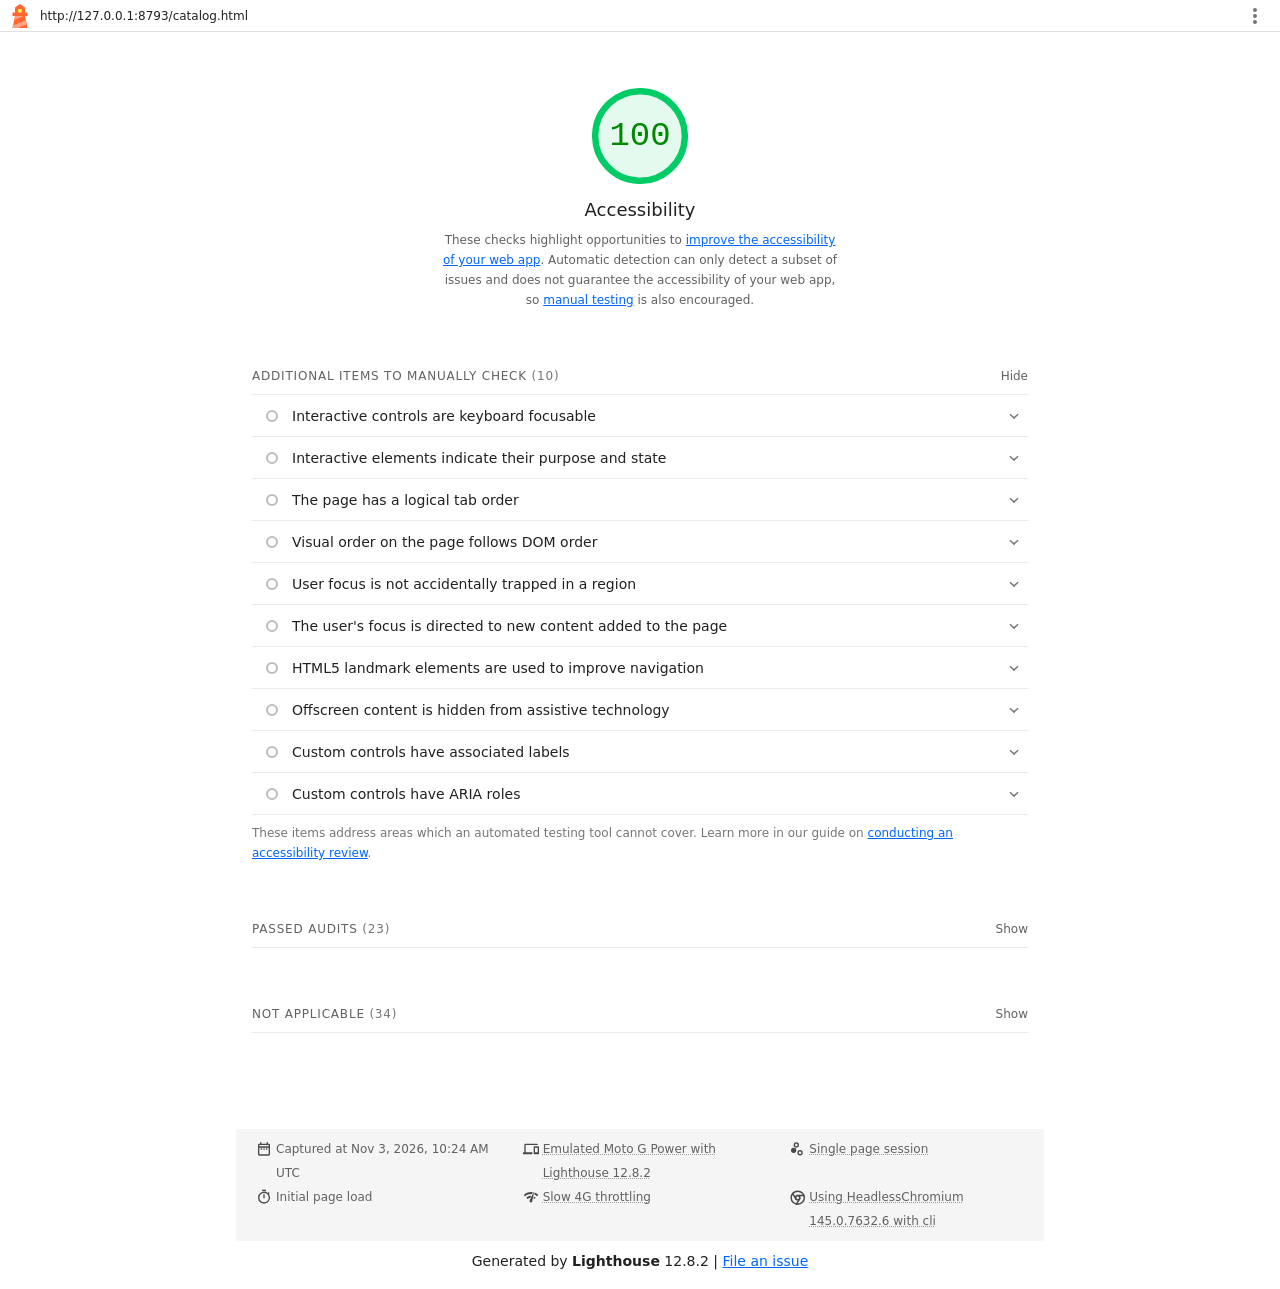
<file: lighthouse/catalog-accessibility.html>
<!--
@license
Copyright 2018 Google LLC
SPDX-License-Identifier: Apache-2.0
-->
<!doctype html>
<html lang="en">
<head>
  <meta charset="utf-8">
  <meta name="viewport" content="width=device-width, initial-scale=1, minimum-scale=1">
  <link rel="icon" href='data:image/svg+xml;utf8,<svg fill="none" xmlns="http://www.w3.org/2000/svg" viewBox="0 0 48 48"><path d="m14 7 10-7 10 7v10h5v7h-5l5 24H9l5-24H9v-7h5V7Z" fill="%23F63"/><path d="M31.561 24H14l-1.689 8.105L31.561 24ZM18.983 48H9l1.022-4.907L35.723 32.27l1.663 7.98L18.983 48Z" fill="%23FFA385"/><path fill="%23FF3" d="M20.5 10h7v7h-7z"/></svg>'>
  <title>Lighthouse Report</title>
  <style>body {margin: 0}</style>
</head>
<body>
  <noscript>Lighthouse report requires JavaScript. Please enable.</noscript>

  <div id="lh-log"></div>

  <script>window.__LIGHTHOUSE_JSON__ = {"lighthouseVersion":"12.8.2","requestedUrl":"http://127.0.0.1:8793/catalog.html","mainDocumentUrl":"http://127.0.0.1:8793/catalog.html","finalDisplayedUrl":"http://127.0.0.1:8793/catalog.html","finalUrl":"http://127.0.0.1:8793/catalog.html","fetchTime":"2026-11-03T10:24:54.821Z","gatherMode":"navigation","runWarnings":[],"userAgent":"Mozilla/5.0 (Macintosh; Intel Mac OS X 10_15_7) AppleWebKit/537.36 (KHTML, like Gecko) HeadlessChrome/145.0.7632.6 Safari/537.36","environment":{"networkUserAgent":"Mozilla/5.0 (Linux; Android 11; moto g power (2022)) AppleWebKit/537.36 (KHTML, like Gecko) Chrome/136.0.0.0 Mobile Safari/537.36","hostUserAgent":"Mozilla/5.0 (Macintosh; Intel Mac OS X 10_15_7) AppleWebKit/537.36 (KHTML, like Gecko) HeadlessChrome/145.0.7632.6 Safari/537.36","benchmarkIndex":4107,"credits":{"axe-core":"4.14.0"}},"audits":{"accesskeys":{"id":"accesskeys","title":"`[accesskey]` values are unique","description":"Access keys let users quickly focus a part of the page. For proper navigation, each access key must be unique. [Learn more about access keys](https://dequeuniversity.com/rules/axe/4.10/accesskeys).","score":null,"scoreDisplayMode":"notApplicable"},"aria-allowed-attr":{"id":"aria-allowed-attr","title":"`[aria-*]` attributes match their roles","description":"Each ARIA `role` supports a specific subset of `aria-*` attributes. Mismatching these invalidates the `aria-*` attributes. [Learn how to match ARIA attributes to their roles](https://dequeuniversity.com/rules/axe/4.10/aria-allowed-attr).","score":1,"scoreDisplayMode":"binary","details":{"type":"table","headings":[{"key":"node","valueType":"node","subItemsHeading":{"key":"relatedNode","valueType":"node"},"label":"Failing Elements"}],"items":[]}},"aria-allowed-role":{"id":"aria-allowed-role","title":"Uses ARIA roles only on compatible elements","description":"Many HTML elements can only be assigned certain ARIA roles. Using ARIA roles where they are not allowed can interfere with the accessibility of the web page. [Learn more about ARIA roles](https://dequeuniversity.com/rules/axe/4.10/aria-allowed-role).","score":1,"scoreDisplayMode":"binary","details":{"type":"table","headings":[{"key":"node","valueType":"node","subItemsHeading":{"key":"relatedNode","valueType":"node"},"label":"Failing Elements"}],"items":[]}},"aria-command-name":{"id":"aria-command-name","title":"`button`, `link`, and `menuitem` elements have accessible names","description":"When an element doesn't have an accessible name, screen readers announce it with a generic name, making it unusable for users who rely on screen readers. [Learn how to make command elements more accessible](https://dequeuniversity.com/rules/axe/4.10/aria-command-name).","score":null,"scoreDisplayMode":"notApplicable"},"aria-conditional-attr":{"id":"aria-conditional-attr","title":"ARIA attributes are used as specified for the element's role","description":"Some ARIA attributes are only allowed on an element under certain conditions. [Learn more about conditional ARIA attributes](https://dequeuniversity.com/rules/axe/4.10/aria-conditional-attr).","score":1,"scoreDisplayMode":"binary","details":{"type":"table","headings":[{"key":"node","valueType":"node","subItemsHeading":{"key":"relatedNode","valueType":"node"},"label":"Failing Elements"}],"items":[]}},"aria-deprecated-role":{"id":"aria-deprecated-role","title":"Deprecated ARIA roles were not used","description":"Deprecated ARIA roles may not be processed correctly by assistive technology. [Learn more about deprecated ARIA roles](https://dequeuniversity.com/rules/axe/4.10/aria-deprecated-role).","score":null,"scoreDisplayMode":"notApplicable"},"aria-dialog-name":{"id":"aria-dialog-name","title":"Elements with `role=\"dialog\"` or `role=\"alertdialog\"` have accessible names.","description":"ARIA dialog elements without accessible names may prevent screen readers users from discerning the purpose of these elements. [Learn how to make ARIA dialog elements more accessible](https://dequeuniversity.com/rules/axe/4.10/aria-dialog-name).","score":null,"scoreDisplayMode":"notApplicable"},"aria-hidden-body":{"id":"aria-hidden-body","title":"`[aria-hidden=\"true\"]` is not present on the document `\u003cbody>`","description":"Assistive technologies, like screen readers, work inconsistently when `aria-hidden=\"true\"` is set on the document `\u003cbody>`. [Learn how `aria-hidden` affects the document body](https://dequeuniversity.com/rules/axe/4.10/aria-hidden-body).","score":1,"scoreDisplayMode":"binary","details":{"type":"table","headings":[{"key":"node","valueType":"node","subItemsHeading":{"key":"relatedNode","valueType":"node"},"label":"Failing Elements"}],"items":[]}},"aria-hidden-focus":{"id":"aria-hidden-focus","title":"`[aria-hidden=\"true\"]` elements do not contain focusable descendents","description":"Focusable descendents within an `[aria-hidden=\"true\"]` element prevent those interactive elements from being available to users of assistive technologies like screen readers. [Learn how `aria-hidden` affects focusable elements](https://dequeuniversity.com/rules/axe/4.10/aria-hidden-focus).","score":null,"scoreDisplayMode":"notApplicable"},"aria-input-field-name":{"id":"aria-input-field-name","title":"ARIA input fields have accessible names","description":"When an input field doesn't have an accessible name, screen readers announce it with a generic name, making it unusable for users who rely on screen readers. [Learn more about input field labels](https://dequeuniversity.com/rules/axe/4.10/aria-input-field-name).","score":null,"scoreDisplayMode":"notApplicable"},"aria-meter-name":{"id":"aria-meter-name","title":"ARIA `meter` elements have accessible names","description":"When a meter element doesn't have an accessible name, screen readers announce it with a generic name, making it unusable for users who rely on screen readers. [Learn how to name `meter` elements](https://dequeuniversity.com/rules/axe/4.10/aria-meter-name).","score":null,"scoreDisplayMode":"notApplicable"},"aria-progressbar-name":{"id":"aria-progressbar-name","title":"ARIA `progressbar` elements have accessible names","description":"When a `progressbar` element doesn't have an accessible name, screen readers announce it with a generic name, making it unusable for users who rely on screen readers. [Learn how to label `progressbar` elements](https://dequeuniversity.com/rules/axe/4.10/aria-progressbar-name).","score":null,"scoreDisplayMode":"notApplicable"},"aria-prohibited-attr":{"id":"aria-prohibited-attr","title":"Elements use only permitted ARIA attributes","description":"Using ARIA attributes in roles where they are prohibited can mean that important information is not communicated to users of assistive technologies. [Learn more about prohibited ARIA roles](https://dequeuniversity.com/rules/axe/4.10/aria-prohibited-attr).","score":1,"scoreDisplayMode":"binary","details":{"type":"table","headings":[{"key":"node","valueType":"node","subItemsHeading":{"key":"relatedNode","valueType":"node"},"label":"Failing Elements"}],"items":[]}},"aria-required-attr":{"id":"aria-required-attr","title":"`[role]`s have all required `[aria-*]` attributes","description":"Some ARIA roles have required attributes that describe the state of the element to screen readers. [Learn more about roles and required attributes](https://dequeuniversity.com/rules/axe/4.10/aria-required-attr).","score":null,"scoreDisplayMode":"notApplicable"},"aria-required-children":{"id":"aria-required-children","title":"Elements with an ARIA `[role]` that require children to contain a specific `[role]` have all required children.","description":"Some ARIA parent roles must contain specific child roles to perform their intended accessibility functions. [Learn more about roles and required children elements](https://dequeuniversity.com/rules/axe/4.10/aria-required-children).","score":null,"scoreDisplayMode":"notApplicable"},"aria-required-parent":{"id":"aria-required-parent","title":"`[role]`s are contained by their required parent element","description":"Some ARIA child roles must be contained by specific parent roles to properly perform their intended accessibility functions. [Learn more about ARIA roles and required parent element](https://dequeuniversity.com/rules/axe/4.10/aria-required-parent).","score":null,"scoreDisplayMode":"notApplicable"},"aria-roles":{"id":"aria-roles","title":"`[role]` values are valid","description":"ARIA roles must have valid values in order to perform their intended accessibility functions. [Learn more about valid ARIA roles](https://dequeuniversity.com/rules/axe/4.10/aria-roles).","score":null,"scoreDisplayMode":"notApplicable"},"aria-text":{"id":"aria-text","title":"Elements with the `role=text` attribute do not have focusable descendents.","description":"Adding `role=text` around a text node split by markup enables VoiceOver to treat it as one phrase, but the element's focusable descendents will not be announced. [Learn more about the `role=text` attribute](https://dequeuniversity.com/rules/axe/4.10/aria-text).","score":null,"scoreDisplayMode":"notApplicable"},"aria-toggle-field-name":{"id":"aria-toggle-field-name","title":"ARIA toggle fields have accessible names","description":"When a toggle field doesn't have an accessible name, screen readers announce it with a generic name, making it unusable for users who rely on screen readers. [Learn more about toggle fields](https://dequeuniversity.com/rules/axe/4.10/aria-toggle-field-name).","score":null,"scoreDisplayMode":"notApplicable"},"aria-tooltip-name":{"id":"aria-tooltip-name","title":"ARIA `tooltip` elements have accessible names","description":"When a tooltip element doesn't have an accessible name, screen readers announce it with a generic name, making it unusable for users who rely on screen readers. [Learn how to name `tooltip` elements](https://dequeuniversity.com/rules/axe/4.10/aria-tooltip-name).","score":null,"scoreDisplayMode":"notApplicable"},"aria-treeitem-name":{"id":"aria-treeitem-name","title":"ARIA `treeitem` elements have accessible names","description":"When a `treeitem` element doesn't have an accessible name, screen readers announce it with a generic name, making it unusable for users who rely on screen readers. [Learn more about labeling `treeitem` elements](https://dequeuniversity.com/rules/axe/4.10/aria-treeitem-name).","score":null,"scoreDisplayMode":"notApplicable"},"aria-valid-attr-value":{"id":"aria-valid-attr-value","title":"`[aria-*]` attributes have valid values","description":"Assistive technologies, like screen readers, can't interpret ARIA attributes with invalid values. [Learn more about valid values for ARIA attributes](https://dequeuniversity.com/rules/axe/4.10/aria-valid-attr-value).","score":1,"scoreDisplayMode":"binary","details":{"type":"table","headings":[{"key":"node","valueType":"node","subItemsHeading":{"key":"relatedNode","valueType":"node"},"label":"Failing Elements"}],"items":[]}},"aria-valid-attr":{"id":"aria-valid-attr","title":"`[aria-*]` attributes are valid and not misspelled","description":"Assistive technologies, like screen readers, can't interpret ARIA attributes with invalid names. [Learn more about valid ARIA attributes](https://dequeuniversity.com/rules/axe/4.10/aria-valid-attr).","score":1,"scoreDisplayMode":"binary","details":{"type":"table","headings":[{"key":"node","valueType":"node","subItemsHeading":{"key":"relatedNode","valueType":"node"},"label":"Failing Elements"}],"items":[]}},"button-name":{"id":"button-name","title":"Buttons have an accessible name","description":"When a button doesn't have an accessible name, screen readers announce it as \"button\", making it unusable for users who rely on screen readers. [Learn how to make buttons more accessible](https://dequeuniversity.com/rules/axe/4.10/button-name).","score":1,"scoreDisplayMode":"binary","details":{"type":"table","headings":[{"key":"node","valueType":"node","subItemsHeading":{"key":"relatedNode","valueType":"node"},"label":"Failing Elements"}],"items":[]}},"bypass":{"id":"bypass","title":"The page contains a heading, skip link, or landmark region","description":"Adding ways to bypass repetitive content lets keyboard users navigate the page more efficiently. [Learn more about bypass blocks](https://dequeuniversity.com/rules/axe/4.10/bypass).","score":null,"scoreDisplayMode":"notApplicable"},"color-contrast":{"id":"color-contrast","title":"Background and foreground colors have a sufficient contrast ratio","description":"Low-contrast text is difficult or impossible for many users to read. [Learn how to provide sufficient color contrast](https://dequeuniversity.com/rules/axe/4.10/color-contrast).","score":1,"scoreDisplayMode":"binary","details":{"type":"table","headings":[{"key":"node","valueType":"node","subItemsHeading":{"key":"relatedNode","valueType":"node"},"label":"Failing Elements"}],"items":[]}},"definition-list":{"id":"definition-list","title":"`\u003cdl>`'s contain only properly-ordered `\u003cdt>` and `\u003cdd>` groups, `\u003cscript>`, `\u003ctemplate>` or `\u003cdiv>` elements.","description":"When definition lists are not properly marked up, screen readers may produce confusing or inaccurate output. [Learn how to structure definition lists correctly](https://dequeuniversity.com/rules/axe/4.10/definition-list).","score":null,"scoreDisplayMode":"notApplicable"},"dlitem":{"id":"dlitem","title":"Definition list items are wrapped in `\u003cdl>` elements","description":"Definition list items (`\u003cdt>` and `\u003cdd>`) must be wrapped in a parent `\u003cdl>` element to ensure that screen readers can properly announce them. [Learn how to structure definition lists correctly](https://dequeuniversity.com/rules/axe/4.10/dlitem).","score":null,"scoreDisplayMode":"notApplicable"},"document-title":{"id":"document-title","title":"Document has a `\u003ctitle>` element","description":"The title gives screen reader users an overview of the page, and search engine users rely on it heavily to determine if a page is relevant to their search. [Learn more about document titles](https://dequeuniversity.com/rules/axe/4.10/document-title).","score":1,"scoreDisplayMode":"binary","details":{"type":"table","headings":[{"key":"node","valueType":"node","subItemsHeading":{"key":"relatedNode","valueType":"node"},"label":"Failing Elements"}],"items":[]}},"duplicate-id-aria":{"id":"duplicate-id-aria","title":"ARIA IDs are unique","description":"The value of an ARIA ID must be unique to prevent other instances from being overlooked by assistive technologies. [Learn how to fix duplicate ARIA IDs](https://dequeuniversity.com/rules/axe/4.10/duplicate-id-aria).","score":null,"scoreDisplayMode":"notApplicable"},"empty-heading":{"id":"empty-heading","title":"All heading elements contain content.","description":"A heading with no content or inaccessible text prevent screen reader users from accessing information on the page's structure. [Learn more about headings](https://dequeuniversity.com/rules/axe/4.10/empty-heading).","score":null,"scoreDisplayMode":"notApplicable"},"form-field-multiple-labels":{"id":"form-field-multiple-labels","title":"No form fields have multiple labels","description":"Form fields with multiple labels can be confusingly announced by assistive technologies like screen readers which use either the first, the last, or all of the labels. [Learn how to use form labels](https://dequeuniversity.com/rules/axe/4.10/form-field-multiple-labels).","score":null,"scoreDisplayMode":"notApplicable"},"frame-title":{"id":"frame-title","title":"`\u003cframe>` or `\u003ciframe>` elements have a title","description":"Screen reader users rely on frame titles to describe the contents of frames. [Learn more about frame titles](https://dequeuniversity.com/rules/axe/4.10/frame-title).","score":null,"scoreDisplayMode":"notApplicable"},"heading-order":{"id":"heading-order","title":"Heading elements appear in a sequentially-descending order","description":"Properly ordered headings that do not skip levels convey the semantic structure of the page, making it easier to navigate and understand when using assistive technologies. [Learn more about heading order](https://dequeuniversity.com/rules/axe/4.10/heading-order).","score":1,"scoreDisplayMode":"binary","details":{"type":"table","headings":[{"key":"node","valueType":"node","subItemsHeading":{"key":"relatedNode","valueType":"node"},"label":"Failing Elements"}],"items":[]}},"html-has-lang":{"id":"html-has-lang","title":"`\u003chtml>` element has a `[lang]` attribute","description":"If a page doesn't specify a `lang` attribute, a screen reader assumes that the page is in the default language that the user chose when setting up the screen reader. If the page isn't actually in the default language, then the screen reader might not announce the page's text correctly. [Learn more about the `lang` attribute](https://dequeuniversity.com/rules/axe/4.10/html-has-lang).","score":1,"scoreDisplayMode":"binary","details":{"type":"table","headings":[{"key":"node","valueType":"node","subItemsHeading":{"key":"relatedNode","valueType":"node"},"label":"Failing Elements"}],"items":[]}},"html-lang-valid":{"id":"html-lang-valid","title":"`\u003chtml>` element has a valid value for its `[lang]` attribute","description":"Specifying a valid [BCP 47 language](https://www.w3.org/International/questions/qa-choosing-language-tags#question) helps screen readers announce text properly. [Learn how to use the `lang` attribute](https://dequeuniversity.com/rules/axe/4.10/html-lang-valid).","score":1,"scoreDisplayMode":"binary","details":{"type":"table","headings":[{"key":"node","valueType":"node","subItemsHeading":{"key":"relatedNode","valueType":"node"},"label":"Failing Elements"}],"items":[]}},"html-xml-lang-mismatch":{"id":"html-xml-lang-mismatch","title":"`\u003chtml>` element has an `[xml:lang]` attribute with the same base language as the `[lang]` attribute.","description":"If the webpage does not specify a consistent language, then the screen reader might not announce the page's text correctly. [Learn more about the `lang` attribute](https://dequeuniversity.com/rules/axe/4.10/html-xml-lang-mismatch).","score":null,"scoreDisplayMode":"notApplicable"},"identical-links-same-purpose":{"id":"identical-links-same-purpose","title":"Identical links have the same purpose.","description":"Links with the same destination should have the same description, to help users understand the link's purpose and decide whether to follow it. [Learn more about identical links](https://dequeuniversity.com/rules/axe/4.10/identical-links-same-purpose).","score":null,"scoreDisplayMode":"notApplicable"},"image-alt":{"id":"image-alt","title":"Image elements have `[alt]` attributes","description":"Informative elements should aim for short, descriptive alternate text. Decorative elements can be ignored with an empty alt attribute. [Learn more about the `alt` attribute](https://dequeuniversity.com/rules/axe/4.10/image-alt).","score":1,"scoreDisplayMode":"binary","details":{"type":"table","headings":[{"key":"node","valueType":"node","subItemsHeading":{"key":"relatedNode","valueType":"node"},"label":"Failing Elements"}],"items":[]}},"image-redundant-alt":{"id":"image-redundant-alt","title":"Image elements do not have `[alt]` attributes that are redundant text.","description":"Informative elements should aim for short, descriptive alternative text. Alternative text that is exactly the same as the text adjacent to the link or image is potentially confusing for screen reader users, because the text will be read twice. [Learn more about the `alt` attribute](https://dequeuniversity.com/rules/axe/4.10/image-redundant-alt).","score":1,"scoreDisplayMode":"binary","details":{"type":"table","headings":[{"key":"node","valueType":"node","subItemsHeading":{"key":"relatedNode","valueType":"node"},"label":"Failing Elements"}],"items":[]}},"input-button-name":{"id":"input-button-name","title":"Input buttons have discernible text.","description":"Adding discernable and accessible text to input buttons may help screen reader users understand the purpose of the input button. [Learn more about input buttons](https://dequeuniversity.com/rules/axe/4.10/input-button-name).","score":null,"scoreDisplayMode":"notApplicable"},"input-image-alt":{"id":"input-image-alt","title":"`\u003cinput type=\"image\">` elements have `[alt]` text","description":"When an image is being used as an `\u003cinput>` button, providing alternative text can help screen reader users understand the purpose of the button. [Learn about input image alt text](https://dequeuniversity.com/rules/axe/4.10/input-image-alt).","score":null,"scoreDisplayMode":"notApplicable"},"label-content-name-mismatch":{"id":"label-content-name-mismatch","title":"Elements with visible text labels have matching accessible names.","description":"Visible text labels that do not match the accessible name can result in a confusing experience for screen reader users. [Learn more about accessible names](https://dequeuniversity.com/rules/axe/4.10/label-content-name-mismatch).","score":null,"scoreDisplayMode":"notApplicable"},"label":{"id":"label","title":"Form elements have associated labels","description":"Labels ensure that form controls are announced properly by assistive technologies, like screen readers. [Learn more about form element labels](https://dequeuniversity.com/rules/axe/4.10/label).","score":1,"scoreDisplayMode":"binary","details":{"type":"table","headings":[{"key":"node","valueType":"node","subItemsHeading":{"key":"relatedNode","valueType":"node"},"label":"Failing Elements"}],"items":[]}},"landmark-one-main":{"id":"landmark-one-main","title":"Document has a main landmark.","description":"One main landmark helps screen reader users navigate a web page. [Learn more about landmarks](https://dequeuniversity.com/rules/axe/4.10/landmark-one-main).","score":null,"scoreDisplayMode":"notApplicable"},"link-name":{"id":"link-name","title":"Links have a discernible name","description":"Link text (and alternate text for images, when used as links) that is discernible, unique, and focusable improves the navigation experience for screen reader users. [Learn how to make links accessible](https://dequeuniversity.com/rules/axe/4.10/link-name).","score":1,"scoreDisplayMode":"binary","details":{"type":"table","headings":[{"key":"node","valueType":"node","subItemsHeading":{"key":"relatedNode","valueType":"node"},"label":"Failing Elements"}],"items":[]}},"link-in-text-block":{"id":"link-in-text-block","title":"Links are distinguishable without relying on color.","description":"Low-contrast text is difficult or impossible for many users to read. Link text that is discernible improves the experience for users with low vision. [Learn how to make links distinguishable](https://dequeuniversity.com/rules/axe/4.10/link-in-text-block).","score":null,"scoreDisplayMode":"notApplicable"},"list":{"id":"list","title":"Lists contain only `\u003cli>` elements and script supporting elements (`\u003cscript>` and `\u003ctemplate>`).","description":"Screen readers have a specific way of announcing lists. Ensuring proper list structure aids screen reader output. [Learn more about proper list structure](https://dequeuniversity.com/rules/axe/4.10/list).","score":1,"scoreDisplayMode":"binary","details":{"type":"table","headings":[{"key":"node","valueType":"node","subItemsHeading":{"key":"relatedNode","valueType":"node"},"label":"Failing Elements"}],"items":[]}},"listitem":{"id":"listitem","title":"List items (`\u003cli>`) are contained within `\u003cul>`, `\u003col>` or `\u003cmenu>` parent elements","description":"Screen readers require list items (`\u003cli>`) to be contained within a parent `\u003cul>`, `\u003col>` or `\u003cmenu>` to be announced properly. [Learn more about proper list structure](https://dequeuniversity.com/rules/axe/4.10/listitem).","score":1,"scoreDisplayMode":"binary","details":{"type":"table","headings":[{"key":"node","valueType":"node","subItemsHeading":{"key":"relatedNode","valueType":"node"},"label":"Failing Elements"}],"items":[]}},"meta-refresh":{"id":"meta-refresh","title":"The document does not use `\u003cmeta http-equiv=\"refresh\">`","description":"Users do not expect a page to refresh automatically, and doing so will move focus back to the top of the page. This may create a frustrating or confusing experience. [Learn more about the refresh meta tag](https://dequeuniversity.com/rules/axe/4.10/meta-refresh).","score":null,"scoreDisplayMode":"notApplicable"},"meta-viewport":{"id":"meta-viewport","title":"`[user-scalable=\"no\"]` is not used in the `\u003cmeta name=\"viewport\">` element and the `[maximum-scale]` attribute is not less than 5.","description":"Disabling zooming is problematic for users with low vision who rely on screen magnification to properly see the contents of a web page. [Learn more about the viewport meta tag](https://dequeuniversity.com/rules/axe/4.10/meta-viewport).","score":1,"scoreDisplayMode":"binary","details":{"type":"table","headings":[{"key":"node","valueType":"node","subItemsHeading":{"key":"relatedNode","valueType":"node"},"label":"Failing Elements"}],"items":[]}},"object-alt":{"id":"object-alt","title":"`\u003cobject>` elements have alternate text","description":"Screen readers cannot translate non-text content. Adding alternate text to `\u003cobject>` elements helps screen readers convey meaning to users. [Learn more about alt text for `object` elements](https://dequeuniversity.com/rules/axe/4.10/object-alt).","score":null,"scoreDisplayMode":"notApplicable"},"select-name":{"id":"select-name","title":"Select elements have associated label elements.","description":"Form elements without effective labels can create frustrating experiences for screen reader users. [Learn more about the `select` element](https://dequeuniversity.com/rules/axe/4.10/select-name).","score":null,"scoreDisplayMode":"notApplicable"},"skip-link":{"id":"skip-link","title":"Skip links are focusable.","description":"Including a skip link can help users skip to the main content to save time. [Learn more about skip links](https://dequeuniversity.com/rules/axe/4.10/skip-link).","score":1,"scoreDisplayMode":"binary","details":{"type":"table","headings":[{"key":"node","valueType":"node","subItemsHeading":{"key":"relatedNode","valueType":"node"},"label":"Failing Elements"}],"items":[]}},"tabindex":{"id":"tabindex","title":"No element has a `[tabindex]` value greater than 0","description":"A value greater than 0 implies an explicit navigation ordering. Although technically valid, this often creates frustrating experiences for users who rely on assistive technologies. [Learn more about the `tabindex` attribute](https://dequeuniversity.com/rules/axe/4.10/tabindex).","score":1,"scoreDisplayMode":"binary","details":{"type":"table","headings":[{"key":"node","valueType":"node","subItemsHeading":{"key":"relatedNode","valueType":"node"},"label":"Failing Elements"}],"items":[]}},"table-duplicate-name":{"id":"table-duplicate-name","title":"Tables have different content in the summary attribute and `\u003ccaption>`.","description":"The summary attribute should describe the table structure, while `\u003ccaption>` should have the onscreen title. Accurate table mark-up helps users of screen readers. [Learn more about summary and caption](https://dequeuniversity.com/rules/axe/4.10/table-duplicate-name).","score":null,"scoreDisplayMode":"notApplicable"},"table-fake-caption":{"id":"table-fake-caption","title":"Tables use `\u003ccaption>` instead of cells with the `[colspan]` attribute to indicate a caption.","description":"Screen readers have features to make navigating tables easier. Ensuring that tables use the actual caption element instead of cells with the `[colspan]` attribute may improve the experience for screen reader users. [Learn more about captions](https://dequeuniversity.com/rules/axe/4.10/table-fake-caption).","score":null,"scoreDisplayMode":"notApplicable"},"target-size":{"id":"target-size","title":"Touch targets have sufficient size and spacing.","description":"Touch targets with sufficient size and spacing help users who may have difficulty targeting small controls to activate the targets. [Learn more about touch targets](https://dequeuniversity.com/rules/axe/4.10/target-size).","score":1,"scoreDisplayMode":"binary","details":{"type":"table","headings":[{"key":"node","valueType":"node","subItemsHeading":{"key":"relatedNode","valueType":"node"},"label":"Failing Elements"}],"items":[]}},"td-has-header":{"id":"td-has-header","title":"`\u003ctd>` elements in a large `\u003ctable>` have one or more table headers.","description":"Screen readers have features to make navigating tables easier. Ensuring that `\u003ctd>` elements in a large table (3 or more cells in width and height) have an associated table header may improve the experience for screen reader users. [Learn more about table headers](https://dequeuniversity.com/rules/axe/4.10/td-has-header).","score":null,"scoreDisplayMode":"notApplicable"},"td-headers-attr":{"id":"td-headers-attr","title":"Cells in a `\u003ctable>` element that use the `[headers]` attribute refer to table cells within the same table.","description":"Screen readers have features to make navigating tables easier. Ensuring `\u003ctd>` cells using the `[headers]` attribute only refer to other cells in the same table may improve the experience for screen reader users. [Learn more about the `headers` attribute](https://dequeuniversity.com/rules/axe/4.10/td-headers-attr).","score":null,"scoreDisplayMode":"notApplicable"},"th-has-data-cells":{"id":"th-has-data-cells","title":"`\u003cth>` elements and elements with `[role=\"columnheader\"/\"rowheader\"]` have data cells they describe.","description":"Screen readers have features to make navigating tables easier. Ensuring table headers always refer to some set of cells may improve the experience for screen reader users. [Learn more about table headers](https://dequeuniversity.com/rules/axe/4.10/th-has-data-cells).","score":null,"scoreDisplayMode":"notApplicable"},"valid-lang":{"id":"valid-lang","title":"`[lang]` attributes have a valid value","description":"Specifying a valid [BCP 47 language](https://www.w3.org/International/questions/qa-choosing-language-tags#question) on elements helps ensure that text is pronounced correctly by a screen reader. [Learn how to use the `lang` attribute](https://dequeuniversity.com/rules/axe/4.10/valid-lang).","score":null,"scoreDisplayMode":"notApplicable"},"video-caption":{"id":"video-caption","title":"`\u003cvideo>` elements contain a `\u003ctrack>` element with `[kind=\"captions\"]`","description":"When a video provides a caption it is easier for deaf and hearing impaired users to access its information. [Learn more about video captions](https://dequeuniversity.com/rules/axe/4.10/video-caption).","score":null,"scoreDisplayMode":"notApplicable"},"custom-controls-labels":{"id":"custom-controls-labels","title":"Custom controls have associated labels","description":"Custom interactive controls have associated labels, provided by aria-label or aria-labelledby. [Learn more about custom controls and labels](https://developer.chrome.com/docs/lighthouse/accessibility/custom-controls-labels/).","score":null,"scoreDisplayMode":"manual"},"custom-controls-roles":{"id":"custom-controls-roles","title":"Custom controls have ARIA roles","description":"Custom interactive controls have appropriate ARIA roles. [Learn how to add roles to custom controls](https://developer.chrome.com/docs/lighthouse/accessibility/custom-control-roles/).","score":null,"scoreDisplayMode":"manual"},"focus-traps":{"id":"focus-traps","title":"User focus is not accidentally trapped in a region","description":"A user can tab into and out of any control or region without accidentally trapping their focus. [Learn how to avoid focus traps](https://developer.chrome.com/docs/lighthouse/accessibility/focus-traps/).","score":null,"scoreDisplayMode":"manual"},"focusable-controls":{"id":"focusable-controls","title":"Interactive controls are keyboard focusable","description":"Custom interactive controls are keyboard focusable and display a focus indicator. [Learn how to make custom controls focusable](https://developer.chrome.com/docs/lighthouse/accessibility/focusable-controls/).","score":null,"scoreDisplayMode":"manual"},"interactive-element-affordance":{"id":"interactive-element-affordance","title":"Interactive elements indicate their purpose and state","description":"Interactive elements, such as links and buttons, should indicate their state and be distinguishable from non-interactive elements. [Learn how to decorate interactive elements with affordance hints](https://developer.chrome.com/docs/lighthouse/accessibility/interactive-element-affordance/).","score":null,"scoreDisplayMode":"manual"},"logical-tab-order":{"id":"logical-tab-order","title":"The page has a logical tab order","description":"Tabbing through the page follows the visual layout. Users cannot focus elements that are offscreen. [Learn more about logical tab ordering](https://developer.chrome.com/docs/lighthouse/accessibility/logical-tab-order/).","score":null,"scoreDisplayMode":"manual"},"managed-focus":{"id":"managed-focus","title":"The user's focus is directed to new content added to the page","description":"If new content, such as a dialog, is added to the page, the user's focus is directed to it. [Learn how to direct focus to new content](https://developer.chrome.com/docs/lighthouse/accessibility/managed-focus/).","score":null,"scoreDisplayMode":"manual"},"offscreen-content-hidden":{"id":"offscreen-content-hidden","title":"Offscreen content is hidden from assistive technology","description":"Offscreen content is hidden with display: none or aria-hidden=true. [Learn how to properly hide offscreen content](https://developer.chrome.com/docs/lighthouse/accessibility/offscreen-content-hidden/).","score":null,"scoreDisplayMode":"manual"},"use-landmarks":{"id":"use-landmarks","title":"HTML5 landmark elements are used to improve navigation","description":"Landmark elements (`\u003cmain>`, `\u003cnav>`, etc.) are used to improve the keyboard navigation of the page for assistive technology. [Learn more about landmark elements](https://developer.chrome.com/docs/lighthouse/accessibility/use-landmarks/).","score":null,"scoreDisplayMode":"manual"},"visual-order-follows-dom":{"id":"visual-order-follows-dom","title":"Visual order on the page follows DOM order","description":"DOM order matches the visual order, improving navigation for assistive technology. [Learn more about DOM and visual ordering](https://developer.chrome.com/docs/lighthouse/accessibility/visual-order-follows-dom/).","score":null,"scoreDisplayMode":"manual"}},"configSettings":{"output":["html","json"],"maxWaitForFcp":30000,"maxWaitForLoad":45000,"pauseAfterFcpMs":1000,"pauseAfterLoadMs":1000,"networkQuietThresholdMs":1000,"cpuQuietThresholdMs":1000,"formFactor":"mobile","throttling":{"rttMs":150,"throughputKbps":1638.4,"requestLatencyMs":562.5,"downloadThroughputKbps":1474.5600000000002,"uploadThroughputKbps":675,"cpuSlowdownMultiplier":4},"throttlingMethod":"simulate","screenEmulation":{"mobile":true,"width":412,"height":823,"deviceScaleFactor":1.75,"disabled":false},"emulatedUserAgent":"Mozilla/5.0 (Linux; Android 11; moto g power (2022)) AppleWebKit/537.36 (KHTML, like Gecko) Chrome/136.0.0.0 Mobile Safari/537.36","auditMode":false,"gatherMode":false,"clearStorageTypes":["file_systems","shader_cache","service_workers","cache_storage"],"disableStorageReset":false,"debugNavigation":false,"channel":"cli","usePassiveGathering":false,"disableFullPageScreenshot":false,"skipAboutBlank":false,"blankPage":"about:blank","ignoreStatusCode":false,"locale":"en-US","blockedUrlPatterns":null,"additionalTraceCategories":null,"extraHeaders":null,"precomputedLanternData":null,"onlyAudits":null,"onlyCategories":["accessibility"],"skipAudits":null},"categories":{"accessibility":{"title":"Accessibility","description":"These checks highlight opportunities to [improve the accessibility of your web app](https://developer.chrome.com/docs/lighthouse/accessibility/). Automatic detection can only detect a subset of issues and does not guarantee the accessibility of your web app, so [manual testing](https://web.dev/articles/how-to-review) is also encouraged.","manualDescription":"These items address areas which an automated testing tool cannot cover. Learn more in our guide on [conducting an accessibility review](https://web.dev/articles/how-to-review).","supportedModes":["navigation","snapshot"],"auditRefs":[{"id":"accesskeys","weight":0,"group":"a11y-navigation"},{"id":"aria-allowed-attr","weight":10,"group":"a11y-aria"},{"id":"aria-allowed-role","weight":1,"group":"a11y-aria"},{"id":"aria-command-name","weight":0,"group":"a11y-aria"},{"id":"aria-conditional-attr","weight":7,"group":"a11y-aria"},{"id":"aria-deprecated-role","weight":0,"group":"a11y-aria"},{"id":"aria-dialog-name","weight":0,"group":"a11y-aria"},{"id":"aria-hidden-body","weight":10,"group":"a11y-aria"},{"id":"aria-hidden-focus","weight":0,"group":"a11y-aria"},{"id":"aria-input-field-name","weight":0,"group":"a11y-aria"},{"id":"aria-meter-name","weight":0,"group":"a11y-aria"},{"id":"aria-progressbar-name","weight":0,"group":"a11y-aria"},{"id":"aria-prohibited-attr","weight":7,"group":"a11y-aria"},{"id":"aria-required-attr","weight":0,"group":"a11y-aria"},{"id":"aria-required-children","weight":0,"group":"a11y-aria"},{"id":"aria-required-parent","weight":0,"group":"a11y-aria"},{"id":"aria-roles","weight":0,"group":"a11y-aria"},{"id":"aria-text","weight":0,"group":"a11y-aria"},{"id":"aria-toggle-field-name","weight":0,"group":"a11y-aria"},{"id":"aria-tooltip-name","weight":0,"group":"a11y-aria"},{"id":"aria-treeitem-name","weight":0,"group":"a11y-aria"},{"id":"aria-valid-attr-value","weight":10,"group":"a11y-aria"},{"id":"aria-valid-attr","weight":10,"group":"a11y-aria"},{"id":"button-name","weight":10,"group":"a11y-names-labels"},{"id":"bypass","weight":0,"group":"a11y-navigation"},{"id":"color-contrast","weight":7,"group":"a11y-color-contrast"},{"id":"definition-list","weight":0,"group":"a11y-tables-lists"},{"id":"dlitem","weight":0,"group":"a11y-tables-lists"},{"id":"document-title","weight":7,"group":"a11y-names-labels"},{"id":"duplicate-id-aria","weight":0,"group":"a11y-aria"},{"id":"form-field-multiple-labels","weight":0,"group":"a11y-names-labels"},{"id":"frame-title","weight":0,"group":"a11y-names-labels"},{"id":"heading-order","weight":3,"group":"a11y-navigation"},{"id":"html-has-lang","weight":7,"group":"a11y-language"},{"id":"html-lang-valid","weight":7,"group":"a11y-language"},{"id":"html-xml-lang-mismatch","weight":0,"group":"a11y-language"},{"id":"image-alt","weight":10,"group":"a11y-names-labels"},{"id":"image-redundant-alt","weight":1,"group":"a11y-names-labels"},{"id":"input-button-name","weight":0,"group":"a11y-names-labels"},{"id":"input-image-alt","weight":0,"group":"a11y-names-labels"},{"id":"label","weight":7,"group":"a11y-names-labels"},{"id":"link-in-text-block","weight":0,"group":"a11y-color-contrast"},{"id":"link-name","weight":7,"group":"a11y-names-labels"},{"id":"list","weight":7,"group":"a11y-tables-lists"},{"id":"listitem","weight":7,"group":"a11y-tables-lists"},{"id":"meta-refresh","weight":0,"group":"a11y-best-practices"},{"id":"meta-viewport","weight":10,"group":"a11y-best-practices"},{"id":"object-alt","weight":0,"group":"a11y-names-labels"},{"id":"select-name","weight":0,"group":"a11y-names-labels"},{"id":"skip-link","weight":3,"group":"a11y-names-labels"},{"id":"tabindex","weight":7,"group":"a11y-navigation"},{"id":"table-duplicate-name","weight":0,"group":"a11y-tables-lists"},{"id":"target-size","weight":7,"group":"a11y-best-practices"},{"id":"td-headers-attr","weight":0,"group":"a11y-tables-lists"},{"id":"th-has-data-cells","weight":0,"group":"a11y-tables-lists"},{"id":"valid-lang","weight":0,"group":"a11y-language"},{"id":"video-caption","weight":0,"group":"a11y-audio-video"},{"id":"focusable-controls","weight":0},{"id":"interactive-element-affordance","weight":0},{"id":"logical-tab-order","weight":0},{"id":"visual-order-follows-dom","weight":0},{"id":"focus-traps","weight":0},{"id":"managed-focus","weight":0},{"id":"use-landmarks","weight":0},{"id":"offscreen-content-hidden","weight":0},{"id":"custom-controls-labels","weight":0},{"id":"custom-controls-roles","weight":0},{"id":"empty-heading","weight":0,"group":"hidden"},{"id":"identical-links-same-purpose","weight":0,"group":"hidden"},{"id":"landmark-one-main","weight":0,"group":"hidden"},{"id":"label-content-name-mismatch","weight":0,"group":"hidden"},{"id":"table-fake-caption","weight":0,"group":"hidden"},{"id":"td-has-header","weight":0,"group":"hidden"}],"id":"accessibility","score":1}},"categoryGroups":{"metrics":{"title":"Metrics"},"insights":{"title":"Insights","description":"These insights are also available in the Chrome DevTools Performance Panel - [record a trace](https://developer.chrome.com/docs/devtools/performance/reference) to view more detailed information."},"diagnostics":{"title":"Diagnostics","description":"More information about the performance of your application. These numbers don't [directly affect](https://developer.chrome.com/docs/lighthouse/performance/performance-scoring/) the Performance score."},"a11y-best-practices":{"title":"Best practices","description":"These items highlight common accessibility best practices."},"a11y-color-contrast":{"title":"Contrast","description":"These are opportunities to improve the legibility of your content."},"a11y-names-labels":{"title":"Names and labels","description":"These are opportunities to improve the semantics of the controls in your application. This may enhance the experience for users of assistive technology, like a screen reader."},"a11y-navigation":{"title":"Navigation","description":"These are opportunities to improve keyboard navigation in your application."},"a11y-aria":{"title":"ARIA","description":"These are opportunities to improve the usage of ARIA in your application which may enhance the experience for users of assistive technology, like a screen reader."},"a11y-language":{"title":"Internationalization and localization","description":"These are opportunities to improve the interpretation of your content by users in different locales."},"a11y-audio-video":{"title":"Audio and video","description":"These are opportunities to provide alternative content for audio and video. This may improve the experience for users with hearing or vision impairments."},"a11y-tables-lists":{"title":"Tables and lists","description":"These are opportunities to improve the experience of reading tabular or list data using assistive technology, like a screen reader."},"seo-mobile":{"title":"Mobile Friendly","description":"Make sure your pages are mobile friendly so users don’t have to pinch or zoom in order to read the content pages. [Learn how to make pages mobile-friendly](https://developers.google.com/search/mobile-sites/)."},"seo-content":{"title":"Content Best Practices","description":"Format your HTML in a way that enables crawlers to better understand your app’s content."},"seo-crawl":{"title":"Crawling and Indexing","description":"To appear in search results, crawlers need access to your app."},"best-practices-trust-safety":{"title":"Trust and Safety"},"best-practices-ux":{"title":"User Experience"},"best-practices-browser-compat":{"title":"Browser Compatibility"},"best-practices-general":{"title":"General"},"hidden":{"title":""}},"stackPacks":[],"entities":[{"name":"127.0.0.1","origins":["http://127.0.0.1:8793"],"isFirstParty":true,"isUnrecognized":true}],"fullPageScreenshot":{"screenshot":{"data":"[data-uri]","width":412,"height":4389},"nodes":{}},"timing":{"entries":[{"startTime":928,"name":"lh:config","duration":207.05,"entryType":"measure"},{"startTime":928.82,"name":"lh:config:resolveArtifactsToDefns","duration":19.67,"entryType":"measure"},{"startTime":1135.11,"name":"lh:runner:gather","duration":4832.22,"entryType":"measure"},{"startTime":1201.39,"name":"lh:driver:connect","duration":1.91,"entryType":"measure"},{"startTime":1203.4,"name":"lh:driver:navigate","duration":2.58,"entryType":"measure"},{"startTime":1206.1,"name":"lh:gather:getBenchmarkIndex","duration":1011.11,"entryType":"measure"},{"startTime":2217.37,"name":"lh:gather:getVersion","duration":0.71,"entryType":"measure"},{"startTime":2218.13,"name":"lh:gather:getDevicePixelRatio","duration":0.48,"entryType":"measure"},{"startTime":2221.08,"name":"lh:prepare:navigationMode","duration":46.6,"entryType":"measure"},{"startTime":2236.77,"name":"lh:storage:clearDataForOrigin","duration":22.79,"entryType":"measure"},{"startTime":2259.65,"name":"lh:storage:clearBrowserCaches","duration":6.47,"entryType":"measure"},{"startTime":2267.23,"name":"lh:gather:prepareThrottlingAndNetwork","duration":0.44,"entryType":"measure"},{"startTime":2272.35,"name":"lh:driver:navigate","duration":2399.45,"entryType":"measure"},{"startTime":4676.75,"name":"lh:computed:NetworkRecords","duration":0.97,"entryType":"measure"},{"startTime":4678.19,"name":"lh:gather:getArtifact:DevtoolsLog","duration":0.02,"entryType":"measure"},{"startTime":4678.22,"name":"lh:gather:getArtifact:Accessibility","duration":116.25,"entryType":"measure"},{"startTime":4794.56,"name":"lh:gather:getArtifact:NetworkUserAgent","duration":0.03,"entryType":"measure"},{"startTime":4794.6,"name":"lh:gather:getArtifact:Stacks","duration":5.82,"entryType":"measure"},{"startTime":4794.63,"name":"lh:gather:collectStacks","duration":5.79,"entryType":"measure"},{"startTime":4800.42,"name":"lh:gather:getArtifact:FullPageScreenshot","duration":1163.53,"entryType":"measure"},{"startTime":5967.45,"name":"lh:runner:audit","duration":57.96,"entryType":"measure"},{"startTime":5967.5,"name":"lh:runner:auditing","duration":57.69,"entryType":"measure"},{"startTime":5968.09,"name":"lh:audit:accesskeys","duration":0.45,"entryType":"measure"},{"startTime":5968.65,"name":"lh:audit:aria-allowed-attr","duration":1.33,"entryType":"measure"},{"startTime":5970.09,"name":"lh:audit:aria-allowed-role","duration":1.3,"entryType":"measure"},{"startTime":5971.52,"name":"lh:audit:aria-command-name","duration":0.41,"entryType":"measure"},{"startTime":5972.03,"name":"lh:audit:aria-conditional-attr","duration":1.11,"entryType":"measure"},{"startTime":5973.21,"name":"lh:audit:aria-deprecated-role","duration":0.27,"entryType":"measure"},{"startTime":5973.56,"name":"lh:audit:aria-dialog-name","duration":0.3,"entryType":"measure"},{"startTime":5973.94,"name":"lh:audit:aria-hidden-body","duration":0.99,"entryType":"measure"},{"startTime":5975.02,"name":"lh:audit:aria-hidden-focus","duration":0.37,"entryType":"measure"},{"startTime":5975.48,"name":"lh:audit:aria-input-field-name","duration":0.36,"entryType":"measure"},{"startTime":5975.92,"name":"lh:audit:aria-meter-name","duration":0.36,"entryType":"measure"},{"startTime":5976.36,"name":"lh:audit:aria-progressbar-name","duration":0.38,"entryType":"measure"},{"startTime":5976.81,"name":"lh:audit:aria-prohibited-attr","duration":0.92,"entryType":"measure"},{"startTime":5977.8,"name":"lh:audit:aria-required-attr","duration":0.31,"entryType":"measure"},{"startTime":5978.17,"name":"lh:audit:aria-required-children","duration":0.35,"entryType":"measure"},{"startTime":5978.57,"name":"lh:audit:aria-required-parent","duration":0.35,"entryType":"measure"},{"startTime":5978.98,"name":"lh:audit:aria-roles","duration":0.34,"entryType":"measure"},{"startTime":5979.39,"name":"lh:audit:aria-text","duration":0.42,"entryType":"measure"},{"startTime":5979.86,"name":"lh:audit:aria-toggle-field-name","duration":0.41,"entryType":"measure"},{"startTime":5980.33,"name":"lh:audit:aria-tooltip-name","duration":0.42,"entryType":"measure"},{"startTime":5980.82,"name":"lh:audit:aria-treeitem-name","duration":0.46,"entryType":"measure"},{"startTime":5981.35,"name":"lh:audit:aria-valid-attr-value","duration":0.77,"entryType":"measure"},{"startTime":5982.17,"name":"lh:audit:aria-valid-attr","duration":0.78,"entryType":"measure"},{"startTime":5983.01,"name":"lh:audit:button-name","duration":0.78,"entryType":"measure"},{"startTime":5983.85,"name":"lh:audit:bypass","duration":0.75,"entryType":"measure"},{"startTime":5984.67,"name":"lh:audit:color-contrast","duration":0.75,"entryType":"measure"},{"startTime":5985.48,"name":"lh:audit:definition-list","duration":0.51,"entryType":"measure"},{"startTime":5986.04,"name":"lh:audit:dlitem","duration":0.5,"entryType":"measure"},{"startTime":5986.6,"name":"lh:audit:document-title","duration":0.76,"entryType":"measure"},{"startTime":5987.42,"name":"lh:audit:duplicate-id-aria","duration":0.75,"entryType":"measure"},{"startTime":5988.22,"name":"lh:audit:empty-heading","duration":0.77,"entryType":"measure"},{"startTime":5989.05,"name":"lh:audit:form-field-multiple-labels","duration":0.78,"entryType":"measure"},{"startTime":5989.88,"name":"lh:audit:frame-title","duration":0.49,"entryType":"measure"},{"startTime":5990.44,"name":"lh:audit:heading-order","duration":0.8,"entryType":"measure"},{"startTime":5991.3,"name":"lh:audit:html-has-lang","duration":0.84,"entryType":"measure"},{"startTime":5992.2,"name":"lh:audit:html-lang-valid","duration":0.8,"entryType":"measure"},{"startTime":5993.06,"name":"lh:audit:html-xml-lang-mismatch","duration":0.55,"entryType":"measure"},{"startTime":5993.67,"name":"lh:audit:identical-links-same-purpose","duration":0.78,"entryType":"measure"},{"startTime":5994.51,"name":"lh:audit:image-alt","duration":0.77,"entryType":"measure"},{"startTime":5995.34,"name":"lh:audit:image-redundant-alt","duration":4.63,"entryType":"measure"},{"startTime":6000.06,"name":"lh:audit:input-button-name","duration":0.73,"entryType":"measure"},{"startTime":6000.87,"name":"lh:audit:input-image-alt","duration":0.73,"entryType":"measure"},{"startTime":6001.68,"name":"lh:audit:label-content-name-mismatch","duration":0.75,"entryType":"measure"},{"startTime":6002.51,"name":"lh:audit:label","duration":1.01,"entryType":"measure"},{"startTime":6003.59,"name":"lh:audit:landmark-one-main","duration":0.95,"entryType":"measure"},{"startTime":6004.63,"name":"lh:audit:link-name","duration":1.03,"entryType":"measure"},{"startTime":6005.74,"name":"lh:audit:link-in-text-block","duration":0.8,"entryType":"measure"},{"startTime":6006.61,"name":"lh:audit:list","duration":1.12,"entryType":"measure"},{"startTime":6007.82,"name":"lh:audit:listitem","duration":1.11,"entryType":"measure"},{"startTime":6009.01,"name":"lh:audit:meta-refresh","duration":0.86,"entryType":"measure"},{"startTime":6009.97,"name":"lh:audit:meta-viewport","duration":1.19,"entryType":"measure"},{"startTime":6011.25,"name":"lh:audit:object-alt","duration":0.93,"entryType":"measure"},{"startTime":6012.27,"name":"lh:audit:select-name","duration":0.88,"entryType":"measure"},{"startTime":6013.24,"name":"lh:audit:skip-link","duration":1.02,"entryType":"measure"},{"startTime":6014.34,"name":"lh:audit:tabindex","duration":1.13,"entryType":"measure"},{"startTime":6015.56,"name":"lh:audit:table-duplicate-name","duration":1.02,"entryType":"measure"},{"startTime":6016.66,"name":"lh:audit:table-fake-caption","duration":1.07,"entryType":"measure"},{"startTime":6017.81,"name":"lh:audit:target-size","duration":1.13,"entryType":"measure"},{"startTime":6019.02,"name":"lh:audit:td-has-header","duration":1.09,"entryType":"measure"},{"startTime":6020.2,"name":"lh:audit:td-headers-attr","duration":1.17,"entryType":"measure"},{"startTime":6021.45,"name":"lh:audit:th-has-data-cells","duration":1.17,"entryType":"measure"},{"startTime":6022.7,"name":"lh:audit:valid-lang","duration":1.12,"entryType":"measure"},{"startTime":6023.92,"name":"lh:audit:video-caption","duration":1.11,"entryType":"measure"},{"startTime":6025.03,"name":"lh:audit:custom-controls-labels","duration":0.08,"entryType":"measure"},{"startTime":6025.12,"name":"lh:audit:custom-controls-roles","duration":0.01,"entryType":"measure"},{"startTime":6025.12,"name":"lh:audit:focus-traps","duration":0,"entryType":"measure"},{"startTime":6025.13,"name":"lh:audit:focusable-controls","duration":0,"entryType":"measure"},{"startTime":6025.14,"name":"lh:audit:interactive-element-affordance","duration":0,"entryType":"measure"},{"startTime":6025.14,"name":"lh:audit:logical-tab-order","duration":0,"entryType":"measure"},{"startTime":6025.15,"name":"lh:audit:managed-focus","duration":0.01,"entryType":"measure"},{"startTime":6025.17,"name":"lh:audit:offscreen-content-hidden","duration":0,"entryType":"measure"},{"startTime":6025.17,"name":"lh:audit:use-landmarks","duration":0.01,"entryType":"measure"},{"startTime":6025.18,"name":"lh:audit:visual-order-follows-dom","duration":0,"entryType":"measure"},{"startTime":6025.19,"name":"lh:runner:generate","duration":0.21,"entryType":"measure"},{"startTime":6025.57,"name":"lh:computed:EntityClassification","duration":0.47,"entryType":"measure"}],"total":4890.18},"i18n":{"rendererFormattedStrings":{"calculatorLink":"See calculator.","collapseView":"Collapse view","crcInitialNavigation":"Initial Navigation","crcLongestDurationLabel":"Maximum critical path latency:","dropdownCopyJSON":"Copy JSON","dropdownDarkTheme":"Toggle Dark Theme","dropdownPrintExpanded":"Print Expanded","dropdownPrintSummary":"Print Summary","dropdownSaveGist":"Save as Gist","dropdownSaveHTML":"Save as HTML","dropdownSaveJSON":"Save as JSON","dropdownViewUnthrottledTrace":"View Unthrottled Trace","dropdownViewer":"Open in Viewer","errorLabel":"Error!","errorMissingAuditInfo":"Report error: no audit information","expandView":"Expand view","firstPartyChipLabel":"1st party","footerIssue":"File an issue","goBackToAudits":"Go back to audits","hide":"Hide","insightsNotice":"Later this year, insights will replace performance audits. [Learn more and provide feedback here](https://github.com/GoogleChrome/lighthouse/discussions/16462).","labDataTitle":"Lab Data","lsPerformanceCategoryDescription":"[Lighthouse](https://developers.google.com/web/tools/lighthouse/) analysis of the current page on an emulated mobile network. Values are estimated and may vary.","manualAuditsGroupTitle":"Additional items to manually check","notApplicableAuditsGroupTitle":"Not applicable","openInANewTabTooltip":"Open in a new tab","opportunityResourceColumnLabel":"Opportunity","opportunitySavingsColumnLabel":"Estimated Savings","passedAuditsGroupTitle":"Passed audits","runtimeAnalysisWindow":"Initial page load","runtimeAnalysisWindowSnapshot":"Point-in-time snapshot","runtimeAnalysisWindowTimespan":"User interactions timespan","runtimeCustom":"Custom throttling","runtimeDesktopEmulation":"Emulated Desktop","runtimeMobileEmulation":"Emulated Moto G Power","runtimeNoEmulation":"No emulation","runtimeSettingsAxeVersion":"Axe version","runtimeSettingsBenchmark":"Unthrottled CPU/Memory Power","runtimeSettingsCPUThrottling":"CPU throttling","runtimeSettingsDevice":"Device","runtimeSettingsNetworkThrottling":"Network throttling","runtimeSettingsScreenEmulation":"Screen emulation","runtimeSettingsUANetwork":"User agent (network)","runtimeSingleLoad":"Single page session","runtimeSingleLoadTooltip":"This data is taken from a single page session, as opposed to field data summarizing many sessions.","runtimeSlow4g":"Slow 4G throttling","runtimeUnknown":"Unknown","show":"Show","showRelevantAudits":"Show audits relevant to:","snippetCollapseButtonLabel":"Collapse snippet","snippetExpandButtonLabel":"Expand snippet","thirdPartyResourcesLabel":"Show 3rd-party resources","throttlingProvided":"Provided by environment","toplevelWarningsMessage":"There were issues affecting this run of Lighthouse:","tryInsights":"Try insights","unattributable":"Unattributable","varianceDisclaimer":"Values are estimated and may vary. The [performance score is calculated](https://developer.chrome.com/docs/lighthouse/performance/performance-scoring/) directly from these metrics.","viewTraceLabel":"View Trace","viewTreemapLabel":"View Treemap","warningAuditsGroupTitle":"Passed audits but with warnings","warningHeader":"Warnings: "},"icuMessagePaths":{"core/audits/accessibility/accesskeys.js | title":["audits.accesskeys.title"],"core/audits/accessibility/accesskeys.js | description":["audits.accesskeys.description"],"core/audits/accessibility/aria-allowed-attr.js | title":["audits[aria-allowed-attr].title"],"core/audits/accessibility/aria-allowed-attr.js | description":["audits[aria-allowed-attr].description"],"core/lib/i18n/i18n.js | columnFailingElem":["audits[aria-allowed-attr].details.headings[0].label","audits[aria-allowed-role].details.headings[0].label","audits[aria-conditional-attr].details.headings[0].label","audits[aria-hidden-body].details.headings[0].label","audits[aria-prohibited-attr].details.headings[0].label","audits[aria-valid-attr-value].details.headings[0].label","audits[aria-valid-attr].details.headings[0].label","audits[button-name].details.headings[0].label","audits[color-contrast].details.headings[0].label","audits[document-title].details.headings[0].label","audits[heading-order].details.headings[0].label","audits[html-has-lang].details.headings[0].label","audits[html-lang-valid].details.headings[0].label","audits[image-alt].details.headings[0].label","audits[image-redundant-alt].details.headings[0].label","audits.label.details.headings[0].label","audits[link-name].details.headings[0].label","audits.list.details.headings[0].label","audits.listitem.details.headings[0].label","audits[meta-viewport].details.headings[0].label","audits[skip-link].details.headings[0].label","audits.tabindex.details.headings[0].label","audits[target-size].details.headings[0].label"],"core/audits/accessibility/aria-allowed-role.js | title":["audits[aria-allowed-role].title"],"core/audits/accessibility/aria-allowed-role.js | description":["audits[aria-allowed-role].description"],"core/audits/accessibility/aria-command-name.js | title":["audits[aria-command-name].title"],"core/audits/accessibility/aria-command-name.js | description":["audits[aria-command-name].description"],"core/audits/accessibility/aria-conditional-attr.js | title":["audits[aria-conditional-attr].title"],"core/audits/accessibility/aria-conditional-attr.js | description":["audits[aria-conditional-attr].description"],"core/audits/accessibility/aria-deprecated-role.js | title":["audits[aria-deprecated-role].title"],"core/audits/accessibility/aria-deprecated-role.js | description":["audits[aria-deprecated-role].description"],"core/audits/accessibility/aria-dialog-name.js | title":["audits[aria-dialog-name].title"],"core/audits/accessibility/aria-dialog-name.js | description":["audits[aria-dialog-name].description"],"core/audits/accessibility/aria-hidden-body.js | title":["audits[aria-hidden-body].title"],"core/audits/accessibility/aria-hidden-body.js | description":["audits[aria-hidden-body].description"],"core/audits/accessibility/aria-hidden-focus.js | title":["audits[aria-hidden-focus].title"],"core/audits/accessibility/aria-hidden-focus.js | description":["audits[aria-hidden-focus].description"],"core/audits/accessibility/aria-input-field-name.js | title":["audits[aria-input-field-name].title"],"core/audits/accessibility/aria-input-field-name.js | description":["audits[aria-input-field-name].description"],"core/audits/accessibility/aria-meter-name.js | title":["audits[aria-meter-name].title"],"core/audits/accessibility/aria-meter-name.js | description":["audits[aria-meter-name].description"],"core/audits/accessibility/aria-progressbar-name.js | title":["audits[aria-progressbar-name].title"],"core/audits/accessibility/aria-progressbar-name.js | description":["audits[aria-progressbar-name].description"],"core/audits/accessibility/aria-prohibited-attr.js | title":["audits[aria-prohibited-attr].title"],"core/audits/accessibility/aria-prohibited-attr.js | description":["audits[aria-prohibited-attr].description"],"core/audits/accessibility/aria-required-attr.js | title":["audits[aria-required-attr].title"],"core/audits/accessibility/aria-required-attr.js | description":["audits[aria-required-attr].description"],"core/audits/accessibility/aria-required-children.js | title":["audits[aria-required-children].title"],"core/audits/accessibility/aria-required-children.js | description":["audits[aria-required-children].description"],"core/audits/accessibility/aria-required-parent.js | title":["audits[aria-required-parent].title"],"core/audits/accessibility/aria-required-parent.js | description":["audits[aria-required-parent].description"],"core/audits/accessibility/aria-roles.js | title":["audits[aria-roles].title"],"core/audits/accessibility/aria-roles.js | description":["audits[aria-roles].description"],"core/audits/accessibility/aria-text.js | title":["audits[aria-text].title"],"core/audits/accessibility/aria-text.js | description":["audits[aria-text].description"],"core/audits/accessibility/aria-toggle-field-name.js | title":["audits[aria-toggle-field-name].title"],"core/audits/accessibility/aria-toggle-field-name.js | description":["audits[aria-toggle-field-name].description"],"core/audits/accessibility/aria-tooltip-name.js | title":["audits[aria-tooltip-name].title"],"core/audits/accessibility/aria-tooltip-name.js | description":["audits[aria-tooltip-name].description"],"core/audits/accessibility/aria-treeitem-name.js | title":["audits[aria-treeitem-name].title"],"core/audits/accessibility/aria-treeitem-name.js | description":["audits[aria-treeitem-name].description"],"core/audits/accessibility/aria-valid-attr-value.js | title":["audits[aria-valid-attr-value].title"],"core/audits/accessibility/aria-valid-attr-value.js | description":["audits[aria-valid-attr-value].description"],"core/audits/accessibility/aria-valid-attr.js | title":["audits[aria-valid-attr].title"],"core/audits/accessibility/aria-valid-attr.js | description":["audits[aria-valid-attr].description"],"core/audits/accessibility/button-name.js | title":["audits[button-name].title"],"core/audits/accessibility/button-name.js | description":["audits[button-name].description"],"core/audits/accessibility/bypass.js | title":["audits.bypass.title"],"core/audits/accessibility/bypass.js | description":["audits.bypass.description"],"core/audits/accessibility/color-contrast.js | title":["audits[color-contrast].title"],"core/audits/accessibility/color-contrast.js | description":["audits[color-contrast].description"],"core/audits/accessibility/definition-list.js | title":["audits[definition-list].title"],"core/audits/accessibility/definition-list.js | description":["audits[definition-list].description"],"core/audits/accessibility/dlitem.js | title":["audits.dlitem.title"],"core/audits/accessibility/dlitem.js | description":["audits.dlitem.description"],"core/audits/accessibility/document-title.js | title":["audits[document-title].title"],"core/audits/accessibility/document-title.js | description":["audits[document-title].description"],"core/audits/accessibility/duplicate-id-aria.js | title":["audits[duplicate-id-aria].title"],"core/audits/accessibility/duplicate-id-aria.js | description":["audits[duplicate-id-aria].description"],"core/audits/accessibility/empty-heading.js | title":["audits[empty-heading].title"],"core/audits/accessibility/empty-heading.js | description":["audits[empty-heading].description"],"core/audits/accessibility/form-field-multiple-labels.js | title":["audits[form-field-multiple-labels].title"],"core/audits/accessibility/form-field-multiple-labels.js | description":["audits[form-field-multiple-labels].description"],"core/audits/accessibility/frame-title.js | title":["audits[frame-title].title"],"core/audits/accessibility/frame-title.js | description":["audits[frame-title].description"],"core/audits/accessibility/heading-order.js | title":["audits[heading-order].title"],"core/audits/accessibility/heading-order.js | description":["audits[heading-order].description"],"core/audits/accessibility/html-has-lang.js | title":["audits[html-has-lang].title"],"core/audits/accessibility/html-has-lang.js | description":["audits[html-has-lang].description"],"core/audits/accessibility/html-lang-valid.js | title":["audits[html-lang-valid].title"],"core/audits/accessibility/html-lang-valid.js | description":["audits[html-lang-valid].description"],"core/audits/accessibility/html-xml-lang-mismatch.js | title":["audits[html-xml-lang-mismatch].title"],"core/audits/accessibility/html-xml-lang-mismatch.js | description":["audits[html-xml-lang-mismatch].description"],"core/audits/accessibility/identical-links-same-purpose.js | title":["audits[identical-links-same-purpose].title"],"core/audits/accessibility/identical-links-same-purpose.js | description":["audits[identical-links-same-purpose].description"],"core/audits/accessibility/image-alt.js | title":["audits[image-alt].title"],"core/audits/accessibility/image-alt.js | description":["audits[image-alt].description"],"core/audits/accessibility/image-redundant-alt.js | title":["audits[image-redundant-alt].title"],"core/audits/accessibility/image-redundant-alt.js | description":["audits[image-redundant-alt].description"],"core/audits/accessibility/input-button-name.js | title":["audits[input-button-name].title"],"core/audits/accessibility/input-button-name.js | description":["audits[input-button-name].description"],"core/audits/accessibility/input-image-alt.js | title":["audits[input-image-alt].title"],"core/audits/accessibility/input-image-alt.js | description":["audits[input-image-alt].description"],"core/audits/accessibility/label-content-name-mismatch.js | title":["audits[label-content-name-mismatch].title"],"core/audits/accessibility/label-content-name-mismatch.js | description":["audits[label-content-name-mismatch].description"],"core/audits/accessibility/label.js | title":["audits.label.title"],"core/audits/accessibility/label.js | description":["audits.label.description"],"core/audits/accessibility/landmark-one-main.js | title":["audits[landmark-one-main].title"],"core/audits/accessibility/landmark-one-main.js | description":["audits[landmark-one-main].description"],"core/audits/accessibility/link-name.js | title":["audits[link-name].title"],"core/audits/accessibility/link-name.js | description":["audits[link-name].description"],"core/audits/accessibility/link-in-text-block.js | title":["audits[link-in-text-block].title"],"core/audits/accessibility/link-in-text-block.js | description":["audits[link-in-text-block].description"],"core/audits/accessibility/list.js | title":["audits.list.title"],"core/audits/accessibility/list.js | description":["audits.list.description"],"core/audits/accessibility/listitem.js | title":["audits.listitem.title"],"core/audits/accessibility/listitem.js | description":["audits.listitem.description"],"core/audits/accessibility/meta-refresh.js | title":["audits[meta-refresh].title"],"core/audits/accessibility/meta-refresh.js | description":["audits[meta-refresh].description"],"core/audits/accessibility/meta-viewport.js | title":["audits[meta-viewport].title"],"core/audits/accessibility/meta-viewport.js | description":["audits[meta-viewport].description"],"core/audits/accessibility/object-alt.js | title":["audits[object-alt].title"],"core/audits/accessibility/object-alt.js | description":["audits[object-alt].description"],"core/audits/accessibility/select-name.js | title":["audits[select-name].title"],"core/audits/accessibility/select-name.js | description":["audits[select-name].description"],"core/audits/accessibility/skip-link.js | title":["audits[skip-link].title"],"core/audits/accessibility/skip-link.js | description":["audits[skip-link].description"],"core/audits/accessibility/tabindex.js | title":["audits.tabindex.title"],"core/audits/accessibility/tabindex.js | description":["audits.tabindex.description"],"core/audits/accessibility/table-duplicate-name.js | title":["audits[table-duplicate-name].title"],"core/audits/accessibility/table-duplicate-name.js | description":["audits[table-duplicate-name].description"],"core/audits/accessibility/table-fake-caption.js | title":["audits[table-fake-caption].title"],"core/audits/accessibility/table-fake-caption.js | description":["audits[table-fake-caption].description"],"core/audits/accessibility/target-size.js | title":["audits[target-size].title"],"core/audits/accessibility/target-size.js | description":["audits[target-size].description"],"core/audits/accessibility/td-has-header.js | title":["audits[td-has-header].title"],"core/audits/accessibility/td-has-header.js | description":["audits[td-has-header].description"],"core/audits/accessibility/td-headers-attr.js | title":["audits[td-headers-attr].title"],"core/audits/accessibility/td-headers-attr.js | description":["audits[td-headers-attr].description"],"core/audits/accessibility/th-has-data-cells.js | title":["audits[th-has-data-cells].title"],"core/audits/accessibility/th-has-data-cells.js | description":["audits[th-has-data-cells].description"],"core/audits/accessibility/valid-lang.js | title":["audits[valid-lang].title"],"core/audits/accessibility/valid-lang.js | description":["audits[valid-lang].description"],"core/audits/accessibility/video-caption.js | title":["audits[video-caption].title"],"core/audits/accessibility/video-caption.js | description":["audits[video-caption].description"],"core/config/default-config.js | a11yCategoryTitle":["categories.accessibility.title"],"core/config/default-config.js | a11yCategoryDescription":["categories.accessibility.description"],"core/config/default-config.js | a11yCategoryManualDescription":["categories.accessibility.manualDescription"],"core/config/default-config.js | metricGroupTitle":["categoryGroups.metrics.title"],"core/config/default-config.js | insightsGroupTitle":["categoryGroups.insights.title"],"core/config/default-config.js | insightsGroupDescription":["categoryGroups.insights.description"],"core/config/default-config.js | diagnosticsGroupTitle":["categoryGroups.diagnostics.title"],"core/config/default-config.js | diagnosticsGroupDescription":["categoryGroups.diagnostics.description"],"core/config/default-config.js | a11yBestPracticesGroupTitle":["categoryGroups[a11y-best-practices].title"],"core/config/default-config.js | a11yBestPracticesGroupDescription":["categoryGroups[a11y-best-practices].description"],"core/config/default-config.js | a11yColorContrastGroupTitle":["categoryGroups[a11y-color-contrast].title"],"core/config/default-config.js | a11yColorContrastGroupDescription":["categoryGroups[a11y-color-contrast].description"],"core/config/default-config.js | a11yNamesLabelsGroupTitle":["categoryGroups[a11y-names-labels].title"],"core/config/default-config.js | a11yNamesLabelsGroupDescription":["categoryGroups[a11y-names-labels].description"],"core/config/default-config.js | a11yNavigationGroupTitle":["categoryGroups[a11y-navigation].title"],"core/config/default-config.js | a11yNavigationGroupDescription":["categoryGroups[a11y-navigation].description"],"core/config/default-config.js | a11yAriaGroupTitle":["categoryGroups[a11y-aria].title"],"core/config/default-config.js | a11yAriaGroupDescription":["categoryGroups[a11y-aria].description"],"core/config/default-config.js | a11yLanguageGroupTitle":["categoryGroups[a11y-language].title"],"core/config/default-config.js | a11yLanguageGroupDescription":["categoryGroups[a11y-language].description"],"core/config/default-config.js | a11yAudioVideoGroupTitle":["categoryGroups[a11y-audio-video].title"],"core/config/default-config.js | a11yAudioVideoGroupDescription":["categoryGroups[a11y-audio-video].description"],"core/config/default-config.js | a11yTablesListsVideoGroupTitle":["categoryGroups[a11y-tables-lists].title"],"core/config/default-config.js | a11yTablesListsVideoGroupDescription":["categoryGroups[a11y-tables-lists].description"],"core/config/default-config.js | seoMobileGroupTitle":["categoryGroups[seo-mobile].title"],"core/config/default-config.js | seoMobileGroupDescription":["categoryGroups[seo-mobile].description"],"core/config/default-config.js | seoContentGroupTitle":["categoryGroups[seo-content].title"],"core/config/default-config.js | seoContentGroupDescription":["categoryGroups[seo-content].description"],"core/config/default-config.js | seoCrawlingGroupTitle":["categoryGroups[seo-crawl].title"],"core/config/default-config.js | seoCrawlingGroupDescription":["categoryGroups[seo-crawl].description"],"core/config/default-config.js | bestPracticesTrustSafetyGroupTitle":["categoryGroups[best-practices-trust-safety].title"],"core/config/default-config.js | bestPracticesUXGroupTitle":["categoryGroups[best-practices-ux].title"],"core/config/default-config.js | bestPracticesBrowserCompatGroupTitle":["categoryGroups[best-practices-browser-compat].title"],"core/config/default-config.js | bestPracticesGeneralGroupTitle":["categoryGroups[best-practices-general].title"]}}};</script>
  <script>"use strict";(()=>{var He=.8999999999999999,Re=.5,Ne=.49999999999999994;function Ue(o){let e=Math.sign(o);o=Math.abs(o);let t=.254829592,n=-.284496736,r=1.421413741,i=-1.453152027,a=1.061405429,s=1/(1+.3275911*o),c=s*(t+s*(n+s*(r+s*(i+s*a))));return e*(1-c*Math.exp(-o*o))}function fe({median:o,p10:e},t){if(o<=0)throw new Error("median must be greater than zero");if(e<=0)throw new Error("p10 must be greater than zero");if(e>=o)throw new Error("p10 must be less than the median");if(t<=0)return 1;let n=.9061938024368232,r=Math.max(Number.MIN_VALUE,t/o),i=Math.log(r),a=Math.max(Number.MIN_VALUE,e/o),l=-Math.log(a),s=i*n/l,c=(1-Ue(s))/2,d;return t<=e?d=Math.max(.9,Math.min(1,c)):t<=o?d=Math.max(Re,Math.min(He,c)):d=Math.max(0,Math.min(Ne,c)),d}var O="\u2026",Ve="\xA0",ve=.9,$e={PASS:{label:"pass",minScore:ve},AVERAGE:{label:"average",minScore:.5},FAIL:{label:"fail"},ERROR:{label:"error"}},Ge=["com","co","gov","edu","ac","org","go","gob","or","net","in","ne","nic","gouv","web","spb","blog","jus","kiev","mil","wi","qc","ca","bel","on"],E=class o{static get RATINGS(){return $e}static get PASS_THRESHOLD(){return ve}static get MS_DISPLAY_VALUE(){return`%10d${Ve}ms`}static getFinalDisplayedUrl(e){if(e.finalDisplayedUrl)return e.finalDisplayedUrl;if(e.finalUrl)return e.finalUrl;throw new Error("Could not determine final displayed URL")}static getMainDocumentUrl(e){return e.mainDocumentUrl||e.finalUrl}static getFullPageScreenshot(e){return e.fullPageScreenshot?e.fullPageScreenshot:e.audits["full-page-screenshot"]?.details}static getEntityFromUrl(e,t){return t&&t.find(r=>r.origins.find(i=>e.startsWith(i)))||o.getPseudoRootDomain(e)}static splitMarkdownCodeSpans(e){let t=[],n=e.split(/`(.*?)`/g);for(let r=0;r<n.length;r++){let i=n[r];if(!i)continue;let a=r%2!==0;t.push({isCode:a,text:i})}return t}static splitMarkdownLink(e){let t=[],n=e.split(/\[([^\]]+?)\]\((https?:\/\/.*?)\)/g);for(;n.length;){let[r,i,a]=n.splice(0,3);r&&t.push({isLink:!1,text:r}),i&&a&&t.push({isLink:!0,text:i,linkHref:a})}return t}static truncate(e,t,n="\u2026"){if(e.length<=t)return e;let i=new Intl.Segmenter(void 0,{granularity:"grapheme"}).segment(e)[Symbol.iterator](),a=0;for(let l=0;l<=t-n.length;l++){let s=i.next();if(s.done)return e;a=s.value.index}for(let l=0;l<n.length;l++)if(i.next().done)return e;return e.slice(0,a)+n}static getURLDisplayName(e,t){t=t||{numPathParts:void 0,preserveQuery:void 0,preserveHost:void 0};let n=t.numPathParts!==void 0?t.numPathParts:2,r=t.preserveQuery!==void 0?t.preserveQuery:!0,i=t.preserveHost||!1,a;if(e.protocol==="about:"||e.protocol==="data:")a=e.href;else{a=e.pathname;let s=a.split("/").filter(c=>c.length);n&&s.length>n&&(a=O+s.slice(-1*n).join("/")),i&&(a=`${e.host}/${a.replace(/^\//,"")}`),r&&(a=`${a}${e.search}`)}let l=64;if(e.protocol!=="data:"&&(a=a.slice(0,200),a=a.replace(/([a-f0-9]{7})[a-f0-9]{13}[a-f0-9]*/g,`$1${O}`),a=a.replace(/([a-zA-Z0-9-_]{9})(?=.*[a-z])(?=.*[A-Z])(?=.*[0-9])[a-zA-Z0-9-_]{10,}/g,`$1${O}`),a=a.replace(/(\d{3})\d{6,}/g,`$1${O}`),a=a.replace(/\u2026+/g,O),a.length>l&&a.includes("?")&&(a=a.replace(/\?([^=]*)(=)?.*/,`?$1$2${O}`),a.length>l&&(a=a.replace(/\?.*/,`?${O}`)))),a.length>l){let s=a.lastIndexOf(".");s>=0?a=a.slice(0,l-1-(a.length-s))+`${O}${a.slice(s)}`:a=a.slice(0,l-1)+O}return a}static getChromeExtensionOrigin(e){let t=new URL(e);return t.protocol+"//"+t.host}static parseURL(e){let t=new URL(e);return{file:o.getURLDisplayName(t),hostname:t.hostname,origin:t.protocol==="chrome-extension:"?o.getChromeExtensionOrigin(e):t.origin}}static createOrReturnURL(e){return e instanceof URL?e:new URL(e)}static getPseudoTld(e){let t=e.split(".").slice(-2);return Ge.includes(t[0])?`.${t.join(".")}`:`.${t[t.length-1]}`}static getPseudoRootDomain(e){let t=o.createOrReturnURL(e).hostname,r=o.getPseudoTld(t).split(".");return t.split(".").slice(-r.length).join(".")}static filterRelevantLines(e,t,n){if(t.length===0)return e.slice(0,n*2+1);let r=3,i=new Set;return t=t.sort((a,l)=>(a.lineNumber||0)-(l.lineNumber||0)),t.forEach(({lineNumber:a})=>{let l=a-n,s=a+n;for(;l<1;)l++,s++;i.has(l-r-1)&&(l-=r);for(let c=l;c<=s;c++){let d=c;i.add(d)}}),e.filter(a=>i.has(a.lineNumber))}static computeLogNormalScore(e,t){let n=fe(e,t);return n>.9&&(n+=.05*(n-.9)),Math.floor(n*100)/100}};function Be(o){let e=o.createFragment(),t=o.createElement("style");t.append(`
    .lh-3p-filter {
      color: var(--color-gray-600);
      float: right;
      padding: 6px var(--stackpack-padding-horizontal);
    }
    .lh-3p-filter-label, .lh-3p-filter-input {
      vertical-align: middle;
      user-select: none;
    }
    .lh-3p-filter-input:disabled + .lh-3p-ui-string {
      text-decoration: line-through;
    }
  `),e.append(t);let n=o.createElement("div","lh-3p-filter"),r=o.createElement("label","lh-3p-filter-label"),i=o.createElement("input","lh-3p-filter-input");i.setAttribute("type","checkbox"),i.setAttribute("checked","");let a=o.createElement("span","lh-3p-ui-string");a.append("Show 3rd party resources");let l=o.createElement("span","lh-3p-filter-count");return r.append(" ",i," ",a," (",l,") "),n.append(" ",r," "),e.append(n),e}function qe(o){let e=o.createFragment(),t=o.createElement("div","lh-audit"),n=o.createElement("details","lh-expandable-details"),r=o.createElement("summary"),i=o.createElement("div","lh-audit__header lh-expandable-details__summary"),a=o.createElement("span","lh-audit__score-icon"),l=o.createElement("span","lh-audit__title-and-text"),s=o.createElement("span","lh-audit__title"),c=o.createElement("span","lh-audit__display-text");l.append(" ",s," ",c," ");let d=o.createElement("div","lh-chevron-container");i.append(" ",a," ",l," ",d," "),r.append(" ",i," ");let h=o.createElement("div","lh-audit__description"),p=o.createElement("div","lh-audit__stackpacks");return n.append(" ",r," ",h," ",p," "),t.append(" ",n," "),e.append(t),e}function je(o){let e=o.createFragment(),t=o.createElement("div","lh-category-header"),n=o.createElement("div","lh-score__gauge");n.setAttribute("role","heading"),n.setAttribute("aria-level","2");let r=o.createElement("div","lh-category-header__description");return t.append(" ",n," ",r," "),e.append(t),e}function We(o){let e=o.createFragment(),t=o.createElementNS("http://www.w3.org/2000/svg","svg","lh-chevron");t.setAttribute("viewBox","0 0 100 100");let n=o.createElementNS("http://www.w3.org/2000/svg","g","lh-chevron__lines"),r=o.createElementNS("http://www.w3.org/2000/svg","path","lh-chevron__line lh-chevron__line-left");r.setAttribute("d","M10 50h40");let i=o.createElementNS("http://www.w3.org/2000/svg","path","lh-chevron__line lh-chevron__line-right");return i.setAttribute("d","M90 50H50"),n.append(" ",r," ",i," "),t.append(" ",n," "),e.append(t),e}function Ke(o){let e=o.createFragment(),t=o.createElement("div","lh-audit-group"),n=o.createElement("details","lh-clump"),r=o.createElement("summary"),i=o.createElement("div","lh-audit-group__summary"),a=o.createElement("div","lh-audit-group__header"),l=o.createElement("span","lh-audit-group__title"),s=o.createElement("span","lh-audit-group__itemcount");a.append(" ",l," ",s," "," "," ");let c=o.createElement("div","lh-clump-toggle"),d=o.createElement("span","lh-clump-toggletext--show"),h=o.createElement("span","lh-clump-toggletext--hide");return c.append(" ",d," ",h," "),i.append(" ",a," ",c," "),r.append(" ",i," "),n.append(" ",r," "),t.append(" "," ",n," "),e.append(t),e}function Ze(o){let e=o.createFragment(),t=o.createElement("div","lh-crc-container"),n=o.createElement("style");n.append(`
      .lh-crc .lh-tree-marker {
        width: 12px;
        height: 26px;
        display: block;
        float: left;
        background-position: top left;
      }
      .lh-crc .lh-horiz-down {
        background: url('data:image/svg+xml;utf8,<svg width="16" height="26" viewBox="0 0 16 26" xmlns="http://www.w3.org/2000/svg"><g fill="%23D8D8D8" fill-rule="evenodd"><path d="M16 12v2H-2v-2z"/><path d="M9 12v14H7V12z"/>\u003c/g>\u003c/svg>');
      }
      .lh-crc .lh-right {
        background: url('data:image/svg+xml;utf8,<svg width="16" height="26" viewBox="0 0 16 26" xmlns="http://www.w3.org/2000/svg"><path d="M16 12v2H0v-2z" fill="%23D8D8D8" fill-rule="evenodd"/>\u003c/svg>');
      }
      .lh-crc .lh-up-right {
        background: url('data:image/svg+xml;utf8,<svg width="16" height="26" viewBox="0 0 16 26" xmlns="http://www.w3.org/2000/svg"><path d="M7 0h2v14H7zm2 12h7v2H9z" fill="%23D8D8D8" fill-rule="evenodd"/>\u003c/svg>');
      }
      .lh-crc .lh-vert-right {
        background: url('data:image/svg+xml;utf8,<svg width="16" height="26" viewBox="0 0 16 26" xmlns="http://www.w3.org/2000/svg"><path d="M7 0h2v27H7zm2 12h7v2H9z" fill="%23D8D8D8" fill-rule="evenodd"/>\u003c/svg>');
      }
      .lh-crc .lh-vert {
        background: url('data:image/svg+xml;utf8,<svg width="16" height="26" viewBox="0 0 16 26" xmlns="http://www.w3.org/2000/svg"><path d="M7 0h2v26H7z" fill="%23D8D8D8" fill-rule="evenodd"/>\u003c/svg>');
      }
      .lh-crc .lh-crc-tree {
        font-size: 14px;
        width: 100%;
        overflow-x: auto;
      }
      .lh-crc .lh-crc-node {
        height: 26px;
        line-height: 26px;
        white-space: nowrap;
      }
      .lh-crc .lh-crc-node__longest {
        color: var(--color-average-secondary);
      }
      .lh-crc .lh-crc-node__tree-value {
        margin-left: 10px;
      }
      .lh-crc .lh-crc-node__tree-value div {
        display: inline;
      }
      .lh-crc .lh-crc-node__chain-duration {
        font-weight: 700;
      }
      .lh-crc .lh-crc-initial-nav {
        color: #595959;
        font-style: italic;
      }
      .lh-crc__summary-value {
        margin-bottom: 10px;
      }
    `);let r=o.createElement("div"),i=o.createElement("div","lh-crc__summary-value"),a=o.createElement("span","lh-crc__longest_duration_label"),l=o.createElement("b","lh-crc__longest_duration");i.append(" ",a," ",l," "),r.append(" ",i," ");let s=o.createElement("div","lh-crc"),c=o.createElement("div","lh-crc-initial-nav");return s.append(" ",c," "," "),t.append(" ",n," ",r," ",s," "),e.append(t),e}function Je(o){let e=o.createFragment(),t=o.createElement("div","lh-crc-node"),n=o.createElement("span","lh-crc-node__tree-marker"),r=o.createElement("span","lh-crc-node__tree-value");return t.append(" ",n," ",r," "),e.append(t),e}function Qe(o){let e=o.createFragment(),t=o.createElement("div","lh-element-screenshot"),n=o.createElement("div","lh-element-screenshot__content"),r=o.createElement("div","lh-element-screenshot__image"),i=o.createElement("div","lh-element-screenshot__mask"),a=o.createElementNS("http://www.w3.org/2000/svg","svg");a.setAttribute("height","0"),a.setAttribute("width","0");let l=o.createElementNS("http://www.w3.org/2000/svg","defs"),s=o.createElementNS("http://www.w3.org/2000/svg","clipPath");s.setAttribute("clipPathUnits","objectBoundingBox"),l.append(" ",s," "," "),a.append(" ",l," "),i.append(" ",a," ");let c=o.createElement("div","lh-element-screenshot__element-marker");return r.append(" ",i," ",c," "),n.append(" ",r," "),t.append(" ",n," "),e.append(t),e}function Ye(o){let e=o.createFragment(),t=o.createElement("div","lh-exp-gauge-component"),n=o.createElement("div","lh-exp-gauge__wrapper");n.setAttribute("target","_blank");let r=o.createElement("div","lh-exp-gauge__svg-wrapper"),i=o.createElementNS("http://www.w3.org/2000/svg","svg","lh-exp-gauge"),a=o.createElementNS("http://www.w3.org/2000/svg","g","lh-exp-gauge__inner"),l=o.createElementNS("http://www.w3.org/2000/svg","circle","lh-exp-gauge__bg"),s=o.createElementNS("http://www.w3.org/2000/svg","circle","lh-exp-gauge__base lh-exp-gauge--faded"),c=o.createElementNS("http://www.w3.org/2000/svg","circle","lh-exp-gauge__arc"),d=o.createElementNS("http://www.w3.org/2000/svg","text","lh-exp-gauge__percentage");a.append(" ",l," ",s," ",c," ",d," ");let h=o.createElementNS("http://www.w3.org/2000/svg","g","lh-exp-gauge__outer"),p=o.createElementNS("http://www.w3.org/2000/svg","circle","lh-cover");h.append(" ",p," ");let g=o.createElementNS("http://www.w3.org/2000/svg","text","lh-exp-gauge__label");return g.setAttribute("text-anchor","middle"),g.setAttribute("x","0"),g.setAttribute("y","60"),i.append(" ",a," ",h," ",g," "),r.append(" ",i," "),n.append(" ",r," "),t.append(" ",n," "),e.append(t),e}function Xe(o){let e=o.createFragment(),t=o.createElement("style");t.append(`
    .lh-footer {
      padding: var(--footer-padding-vertical) calc(var(--default-padding) * 2);
      max-width: var(--report-content-max-width);
      margin: 0 auto;
    }
    .lh-footer .lh-generated {
      text-align: center;
    }
  `),e.append(t);let n=o.createElement("footer","lh-footer"),r=o.createElement("ul","lh-meta__items");r.append(" ");let i=o.createElement("div","lh-generated"),a=o.createElement("b");a.append("Lighthouse");let l=o.createElement("span","lh-footer__version"),s=o.createElement("a","lh-footer__version_issue");return s.setAttribute("href","https://github.com/GoogleChrome/Lighthouse/issues"),s.setAttribute("target","_blank"),s.setAttribute("rel","noopener"),s.append("File an issue"),i.append(" "," Generated by ",a," ",l," | ",s," "),n.append(" ",r," ",i," "),e.append(n),e}function et(o){let e=o.createFragment(),t=o.createElement("a","lh-fraction__wrapper"),n=o.createElement("div","lh-fraction__content-wrapper"),r=o.createElement("div","lh-fraction__content"),i=o.createElement("div","lh-fraction__background");r.append(" ",i," "),n.append(" ",r," ");let a=o.createElement("div","lh-fraction__label");return t.append(" ",n," ",a," "),e.append(t),e}function tt(o){let e=o.createFragment(),t=o.createElement("a","lh-gauge__wrapper"),n=o.createElement("div","lh-gauge__svg-wrapper"),r=o.createElementNS("http://www.w3.org/2000/svg","svg","lh-gauge");r.setAttribute("viewBox","0 0 120 120");let i=o.createElementNS("http://www.w3.org/2000/svg","circle","lh-gauge-base");i.setAttribute("r","56"),i.setAttribute("cx","60"),i.setAttribute("cy","60"),i.setAttribute("stroke-width","8");let a=o.createElementNS("http://www.w3.org/2000/svg","circle","lh-gauge-arc");a.setAttribute("r","56"),a.setAttribute("cx","60"),a.setAttribute("cy","60"),a.setAttribute("stroke-width","8"),r.append(" ",i," ",a," "),n.append(" ",r," ");let l=o.createElement("div","lh-gauge__percentage"),s=o.createElement("div","lh-gauge__label");return t.append(" "," ",n," ",l," "," ",s," "),e.append(t),e}function nt(o){let e=o.createFragment(),t=o.createElement("style");t.append(`
    /* CSS Fireworks. Originally by Eddie Lin
       https://codepen.io/paulirish/pen/yEVMbP
    */
    .lh-pyro {
      display: none;
      z-index: 1;
      pointer-events: none;
    }
    .lh-score100 .lh-pyro {
      display: block;
    }
    .lh-score100 .lh-lighthouse stop:first-child {
      stop-color: hsla(200, 12%, 95%, 0);
    }
    .lh-score100 .lh-lighthouse stop:last-child {
      stop-color: hsla(65, 81%, 76%, 1);
    }

    .lh-pyro > .lh-pyro-before, .lh-pyro > .lh-pyro-after {
      position: absolute;
      width: 5px;
      height: 5px;
      border-radius: 2.5px;
      box-shadow: 0 0 #fff, 0 0 #fff, 0 0 #fff, 0 0 #fff, 0 0 #fff, 0 0 #fff, 0 0 #fff, 0 0 #fff, 0 0 #fff, 0 0 #fff, 0 0 #fff, 0 0 #fff, 0 0 #fff, 0 0 #fff, 0 0 #fff, 0 0 #fff, 0 0 #fff, 0 0 #fff, 0 0 #fff, 0 0 #fff, 0 0 #fff, 0 0 #fff, 0 0 #fff, 0 0 #fff, 0 0 #fff, 0 0 #fff, 0 0 #fff, 0 0 #fff, 0 0 #fff, 0 0 #fff, 0 0 #fff, 0 0 #fff, 0 0 #fff, 0 0 #fff, 0 0 #fff, 0 0 #fff, 0 0 #fff, 0 0 #fff, 0 0 #fff, 0 0 #fff, 0 0 #fff, 0 0 #fff, 0 0 #fff, 0 0 #fff, 0 0 #fff, 0 0 #fff, 0 0 #fff, 0 0 #fff, 0 0 #fff, 0 0 #fff, 0 0 #fff;
      animation: 1s bang ease-out infinite backwards,  1s gravity ease-in infinite backwards,  5s position linear infinite backwards;
      animation-delay: 1s, 1s, 1s;
    }

    .lh-pyro > .lh-pyro-after {
      animation-delay: 2.25s, 2.25s, 2.25s;
      animation-duration: 1.25s, 1.25s, 6.25s;
    }

    @keyframes bang {
      to {
        opacity: 1;
        box-shadow: -70px -115.67px #47ebbc, -28px -99.67px #eb47a4, 58px -31.67px #7eeb47, 13px -141.67px #eb47c5, -19px 6.33px #7347eb, -2px -74.67px #ebd247, 24px -151.67px #eb47e0, 57px -138.67px #b4eb47, -51px -104.67px #479eeb, 62px 8.33px #ebcf47, -93px 0.33px #d547eb, -16px -118.67px #47bfeb, 53px -84.67px #47eb83, 66px -57.67px #eb47bf, -93px -65.67px #91eb47, 30px -13.67px #86eb47, -2px -59.67px #83eb47, -44px 1.33px #eb47eb, 61px -58.67px #47eb73, 5px -22.67px #47e8eb, -66px -28.67px #ebe247, 42px -123.67px #eb5547, -75px 26.33px #7beb47, 15px -52.67px #a147eb, 36px -51.67px #eb8347, -38px -12.67px #eb5547, -46px -59.67px #47eb81, 78px -114.67px #eb47ba, 15px -156.67px #eb47bf, -36px 1.33px #eb4783, -72px -86.67px #eba147, 31px -46.67px #ebe247, -68px 29.33px #47e2eb, -55px 19.33px #ebe047, -56px 27.33px #4776eb, -13px -91.67px #eb5547, -47px -138.67px #47ebc7, -18px -96.67px #eb47ac, 11px -88.67px #4783eb, -67px -28.67px #47baeb, 53px 10.33px #ba47eb, 11px 19.33px #5247eb, -5px -11.67px #eb4791, -68px -4.67px #47eba7, 95px -37.67px #eb478b, -67px -162.67px #eb5d47, -54px -120.67px #eb6847, 49px -12.67px #ebe047, 88px 8.33px #47ebda, 97px 33.33px #eb8147, 6px -71.67px #ebbc47;
      }
    }
    @keyframes gravity {
      from {
        opacity: 1;
      }
      to {
        transform: translateY(80px);
        opacity: 0;
      }
    }
    @keyframes position {
      0%, 19.9% {
        margin-top: 4%;
        margin-left: 47%;
      }
      20%, 39.9% {
        margin-top: 7%;
        margin-left: 30%;
      }
      40%, 59.9% {
        margin-top: 6%;
        margin-left: 70%;
      }
      60%, 79.9% {
        margin-top: 3%;
        margin-left: 20%;
      }
      80%, 99.9% {
        margin-top: 3%;
        margin-left: 80%;
      }
    }
  `),e.append(t);let n=o.createElement("div","lh-header-container"),r=o.createElement("div","lh-scores-wrapper-placeholder");return n.append(" ",r," "),e.append(n),e}function rt(o){let e=o.createFragment(),t=o.createElement("div","lh-metric"),n=o.createElement("div","lh-metric__innerwrap"),r=o.createElement("div","lh-metric__icon"),i=o.createElement("span","lh-metric__title"),a=o.createElement("div","lh-metric__value"),l=o.createElement("div","lh-metric__description");return n.append(" ",r," ",i," ",a," ",l," "),t.append(" ",n," "),e.append(t),e}function ot(o){let e=o.createFragment(),t=o.createElement("div","lh-scorescale"),n=o.createElement("span","lh-scorescale-range lh-scorescale-range--fail");n.append("0\u201349");let r=o.createElement("span","lh-scorescale-range lh-scorescale-range--average");r.append("50\u201389");let i=o.createElement("span","lh-scorescale-range lh-scorescale-range--pass");return i.append("90\u2013100"),t.append(" ",n," ",r," ",i," "),e.append(t),e}function it(o){let e=o.createFragment(),t=o.createElement("style");t.append(`
    .lh-scores-container {
      display: flex;
      flex-direction: column;
      padding: var(--default-padding) 0;
      position: relative;
      width: 100%;
    }

    .lh-sticky-header {
      --gauge-circle-size: var(--gauge-circle-size-sm);
      --plugin-badge-size: 16px;
      --plugin-icon-size: 75%;
      --gauge-wrapper-width: 60px;
      --gauge-percentage-font-size: 13px;
      position: fixed;
      left: 0;
      right: 0;
      top: var(--topbar-height);
      font-weight: 500;
      display: none;
      justify-content: center;
      background-color: var(--sticky-header-background-color);
      border-bottom: 1px solid var(--color-gray-200);
      padding-top: var(--score-container-padding);
      padding-bottom: 4px;
      z-index: 2;
      pointer-events: none;
    }

    .lh-devtools .lh-sticky-header {
      /* The report within DevTools is placed in a container with overflow, which changes the placement of this header unless we change \`position\` to \`sticky.\` */
      position: sticky;
    }

    .lh-sticky-header--visible {
      display: grid;
      grid-auto-flow: column;
      pointer-events: auto;
    }

    /* Disable the gauge arc animation for the sticky header, so toggling display: none
       does not play the animation. */
    .lh-sticky-header .lh-gauge-arc {
      animation: none;
    }

    .lh-sticky-header .lh-gauge__label,
    .lh-sticky-header .lh-fraction__label {
      display: none;
    }

    .lh-highlighter {
      width: var(--gauge-wrapper-width);
      height: 1px;
      background-color: var(--highlighter-background-color);
      /* Position at bottom of first gauge in sticky header. */
      position: absolute;
      grid-column: 1;
      bottom: -1px;
      left: 0px;
      right: 0px;
    }
  `),e.append(t);let n=o.createElement("div","lh-scores-wrapper"),r=o.createElement("div","lh-scores-container"),i=o.createElement("div","lh-pyro"),a=o.createElement("div","lh-pyro-before"),l=o.createElement("div","lh-pyro-after");return i.append(" ",a," ",l," "),r.append(" ",i," "),n.append(" ",r," "),e.append(n),e}function at(o){let e=o.createFragment(),t=o.createElement("div","lh-snippet"),n=o.createElement("style");return n.append(`
          :root {
            --snippet-highlight-light: #fbf1f2;
            --snippet-highlight-dark: #ffd6d8;
          }

         .lh-snippet__header {
          position: relative;
          overflow: hidden;
          padding: 10px;
          border-bottom: none;
          color: var(--snippet-color);
          background-color: var(--snippet-background-color);
          border: 1px solid var(--report-border-color-secondary);
        }
        .lh-snippet__title {
          font-weight: bold;
          float: left;
        }
        .lh-snippet__node {
          float: left;
          margin-left: 4px;
        }
        .lh-snippet__toggle-expand {
          padding: 1px 7px;
          margin-top: -1px;
          margin-right: -7px;
          float: right;
          background: transparent;
          border: none;
          cursor: pointer;
          font-size: 14px;
          color: #0c50c7;
        }

        .lh-snippet__snippet {
          overflow: auto;
          border: 1px solid var(--report-border-color-secondary);
        }
        /* Container needed so that all children grow to the width of the scroll container */
        .lh-snippet__snippet-inner {
          display: inline-block;
          min-width: 100%;
        }

        .lh-snippet:not(.lh-snippet--expanded) .lh-snippet__show-if-expanded {
          display: none;
        }
        .lh-snippet.lh-snippet--expanded .lh-snippet__show-if-collapsed {
          display: none;
        }

        .lh-snippet__line {
          background: white;
          white-space: pre;
          display: flex;
        }
        .lh-snippet__line:not(.lh-snippet__line--message):first-child {
          padding-top: 4px;
        }
        .lh-snippet__line:not(.lh-snippet__line--message):last-child {
          padding-bottom: 4px;
        }
        .lh-snippet__line--content-highlighted {
          background: var(--snippet-highlight-dark);
        }
        .lh-snippet__line--message {
          background: var(--snippet-highlight-light);
        }
        .lh-snippet__line--message .lh-snippet__line-number {
          padding-top: 10px;
          padding-bottom: 10px;
        }
        .lh-snippet__line--message code {
          padding: 10px;
          padding-left: 5px;
          color: var(--color-fail);
          font-family: var(--report-font-family);
        }
        .lh-snippet__line--message code {
          white-space: normal;
        }
        .lh-snippet__line-icon {
          padding-top: 10px;
          display: none;
        }
        .lh-snippet__line--message .lh-snippet__line-icon {
          display: block;
        }
        .lh-snippet__line-icon:before {
          content: "";
          display: inline-block;
          vertical-align: middle;
          margin-right: 4px;
          width: var(--score-icon-size);
          height: var(--score-icon-size);
          background-image: var(--fail-icon-url);
        }
        .lh-snippet__line-number {
          flex-shrink: 0;
          width: 40px;
          text-align: right;
          font-family: monospace;
          padding-right: 5px;
          margin-right: 5px;
          color: var(--color-gray-600);
          user-select: none;
        }
    `),t.append(" ",n," "),e.append(t),e}function lt(o){let e=o.createFragment(),t=o.createElement("div","lh-snippet__snippet"),n=o.createElement("div","lh-snippet__snippet-inner");return t.append(" ",n," "),e.append(t),e}function st(o){let e=o.createFragment(),t=o.createElement("div","lh-snippet__header"),n=o.createElement("div","lh-snippet__title"),r=o.createElement("div","lh-snippet__node"),i=o.createElement("button","lh-snippet__toggle-expand"),a=o.createElement("span","lh-snippet__btn-label-collapse lh-snippet__show-if-expanded"),l=o.createElement("span","lh-snippet__btn-label-expand lh-snippet__show-if-collapsed");return i.append(" ",a," ",l," "),t.append(" ",n," ",r," ",i," "),e.append(t),e}function ct(o){let e=o.createFragment(),t=o.createElement("div","lh-snippet__line"),n=o.createElement("div","lh-snippet__line-number"),r=o.createElement("div","lh-snippet__line-icon"),i=o.createElement("code");return t.append(" ",n," ",r," ",i," "),e.append(t),e}function dt(o){let e=o.createFragment(),t=o.createElement("style");return t.append(`/**
 * @license
 * Copyright 2017 Google LLC
 * SPDX-License-Identifier: Apache-2.0
 */

/*
  Naming convention:

  If a variable is used for a specific component: --{component}-{property name}-{modifier}

  Both {component} and {property name} should be kebab-case. If the target is the entire page,
  use 'report' for the component. The property name should not be abbreviated. Use the
  property name the variable is intended for - if it's used for multiple, a common descriptor
  is fine (ex: 'size' for a variable applied to 'width' and 'height'). If a variable is shared
  across multiple components, either create more variables or just drop the "{component}-"
  part of the name. Append any modifiers at the end (ex: 'big', 'dark').

  For colors: --color-{hue}-{intensity}

  {intensity} is the Material Design tag - 700, A700, etc.
*/
.lh-vars {
  /* Palette using Material Design Colors
   * https://www.materialui.co/colors */
  --color-amber-50: #FFF8E1;
  --color-blue-200: #90CAF9;
  --color-blue-900: #0D47A1;
  --color-blue-A700: #2962FF;
  --color-blue-primary: #06f;
  --color-cyan-500: #00BCD4;
  --color-gray-100: #F5F5F5;
  --color-gray-300: #CFCFCF;
  --color-gray-200: #E0E0E0;
  --color-gray-400: #BDBDBD;
  --color-gray-50: #FAFAFA;
  --color-gray-500: #9E9E9E;
  --color-gray-600: #757575;
  --color-gray-700: #616161;
  --color-gray-800: #424242;
  --color-gray-900: #212121;
  --color-gray: #000000;
  --color-green-700: #080;
  --color-green: #0c6;
  --color-lime-400: #D3E156;
  --color-orange-50: #FFF3E0;
  --color-orange-700: #C33300;
  --color-orange: #fa3;
  --color-red-700: #c00;
  --color-red: #f33;
  --color-teal-600: #00897B;
  --color-white: #FFFFFF;

  /* Context-specific colors */
  --color-average-secondary: var(--color-orange-700);
  --color-average: var(--color-orange);
  --color-fail-secondary: var(--color-red-700);
  --color-fail: var(--color-red);
  --color-hover: var(--color-gray-50);
  --color-informative: var(--color-blue-900);
  --color-pass-secondary: var(--color-green-700);
  --color-pass: var(--color-green);
  --color-not-applicable: var(--color-gray-600);

  /* Component variables */
  --audit-description-padding-left: calc(var(--score-icon-size) + var(--score-icon-margin-left) + var(--score-icon-margin-right));
  --audit-explanation-line-height: 16px;
  --audit-group-margin-bottom: calc(var(--default-padding) * 6);
  --audit-group-padding-vertical: 8px;
  --audit-margin-horizontal: 5px;
  --audit-padding-vertical: 8px;
  --category-padding: calc(var(--default-padding) * 6) var(--edge-gap-padding) calc(var(--default-padding) * 4);
  --chevron-line-stroke: var(--color-gray-600);
  --chevron-size: 12px;
  --default-padding: 8px;
  --edge-gap-padding: calc(var(--default-padding) * 4);
  --env-item-background-color: var(--color-gray-100);
  --env-item-font-size: 28px;
  --env-item-line-height: 36px;
  --env-item-padding: 10px 0px;
  --env-name-min-width: 220px;
  --footer-padding-vertical: 16px;
  --gauge-circle-size-big: 96px;
  --gauge-circle-size: 48px;
  --gauge-circle-size-sm: 32px;
  --gauge-label-font-size-big: 18px;
  --gauge-label-font-size: var(--report-font-size-secondary);
  --gauge-label-line-height-big: 24px;
  --gauge-label-line-height: var(--report-line-height-secondary);
  --gauge-percentage-font-size-big: 38px;
  --gauge-percentage-font-size: var(--report-font-size-secondary);
  --gauge-wrapper-width: 120px;
  --header-line-height: 24px;
  --highlighter-background-color: var(--report-text-color);
  --icon-square-size: calc(var(--score-icon-size) * 0.88);
  --image-preview-size: 48px;
  --link-color: var(--color-blue-primary);
  --locale-selector-background-color: var(--color-white);
  --metric-toggle-lines-fill: #7F7F7F;
  --metric-value-font-size: calc(var(--report-font-size) * 1.8);
  --metrics-toggle-background-color: var(--color-gray-200);
  --plugin-badge-background-color: var(--color-white);
  --plugin-badge-size-big: calc(var(--gauge-circle-size-big) / 2.7);
  --plugin-badge-size: calc(var(--gauge-circle-size) / 2.7);
  --plugin-icon-size: 65%;
  --report-background-color: #fff;
  --report-border-color-secondary: #ebebeb;
  --report-font-family-monospace: monospace, 'Roboto Mono', 'Menlo', 'dejavu sans mono', 'Consolas', 'Lucida Console';
  --report-font-family: system-ui, Roboto, Helvetica, Arial, sans-serif;
  --report-font-size: 14px;
  --report-font-size-secondary: 12px;
  --report-icon-size: var(--score-icon-background-size);
  --report-line-height: 24px;
  --report-line-height-secondary: 20px;
  --report-monospace-font-size: calc(var(--report-font-size) * 0.85);
  --report-text-color-secondary: var(--color-gray-800);
  --report-text-color: var(--color-gray-900);
  --report-content-max-width: calc(60 * var(--report-font-size)); /* defaults to 840px */
  --report-content-min-width: 360px;
  --report-content-max-width-minus-edge-gap: calc(var(--report-content-max-width) - var(--edge-gap-padding) * 2);
  --score-container-padding: 8px;
  --score-icon-background-size: 24px;
  --score-icon-margin-left: 6px;
  --score-icon-margin-right: 14px;
  --score-icon-margin: 0 var(--score-icon-margin-right) 0 var(--score-icon-margin-left);
  --score-icon-size: 12px;
  --score-icon-size-big: 16px;
  --screenshot-overlay-background: rgba(0, 0, 0, 0.3);
  --section-padding-vertical: calc(var(--default-padding) * 6);
  --snippet-background-color: var(--color-gray-50);
  --snippet-color: #0938C2;
  --stackpack-padding-horizontal: 10px;
  --sticky-header-background-color: var(--report-background-color);
  --sticky-header-buffer: var(--topbar-height);
  --sticky-header-height: calc(var(--gauge-circle-size-sm) + var(--score-container-padding) * 2 + 1em);
  --table-group-header-background-color: #EEF1F4;
  --table-group-header-text-color: var(--color-gray-700);
  --table-higlight-background-color: #F5F7FA;
  --tools-icon-color: var(--color-gray-600);
  --topbar-background-color: var(--color-white);
  --topbar-height: 32px;
  --topbar-logo-size: 24px;
  --topbar-padding: 0 8px;
  --toplevel-warning-background-color: hsla(30, 100%, 75%, 10%);
  --toplevel-warning-message-text-color: var(--color-average-secondary);
  --toplevel-warning-padding: 18px;
  --toplevel-warning-text-color: var(--report-text-color);

  /* SVGs */
  --plugin-icon-url-dark: url('data:image/svg+xml;utf8,<svg xmlns="http://www.w3.org/2000/svg" width="24px" height="24px" viewBox="0 0 24 24" fill="%23FFFFFF"><path d="M0 0h24v24H0z" fill="none"/><path d="M20.5 11H19V7c0-1.1-.9-2-2-2h-4V3.5C13 2.12 11.88 1 10.5 1S8 2.12 8 3.5V5H4c-1.1 0-1.99.9-1.99 2v3.8H3.5c1.49 0 2.7 1.21 2.7 2.7s-1.21 2.7-2.7 2.7H2V20c0 1.1.9 2 2 2h3.8v-1.5c0-1.49 1.21-2.7 2.7-2.7 1.49 0 2.7 1.21 2.7 2.7V22H17c1.1 0 2-.9 2-2v-4h1.5c1.38 0 2.5-1.12 2.5-2.5S21.88 11 20.5 11z"/>\u003c/svg>');
  --plugin-icon-url: url('data:image/svg+xml;utf8,<svg xmlns="http://www.w3.org/2000/svg" width="24px" height="24px" viewBox="0 0 24 24" fill="%23757575"><path d="M0 0h24v24H0z" fill="none"/><path d="M20.5 11H19V7c0-1.1-.9-2-2-2h-4V3.5C13 2.12 11.88 1 10.5 1S8 2.12 8 3.5V5H4c-1.1 0-1.99.9-1.99 2v3.8H3.5c1.49 0 2.7 1.21 2.7 2.7s-1.21 2.7-2.7 2.7H2V20c0 1.1.9 2 2 2h3.8v-1.5c0-1.49 1.21-2.7 2.7-2.7 1.49 0 2.7 1.21 2.7 2.7V22H17c1.1 0 2-.9 2-2v-4h1.5c1.38 0 2.5-1.12 2.5-2.5S21.88 11 20.5 11z"/>\u003c/svg>');

  --pass-icon-url: url('data:image/svg+xml;utf8,<svg xmlns="http://www.w3.org/2000/svg" viewBox="0 0 48 48"><title>check\u003c/title><path fill="%23178239" d="M24 4C12.95 4 4 12.95 4 24c0 11.04 8.95 20 20 20 11.04 0 20-8.96 20-20 0-11.05-8.96-20-20-20zm-4 30L10 24l2.83-2.83L20 28.34l15.17-15.17L38 16 20 34z"/>\u003c/svg>');
  --average-icon-url: url('data:image/svg+xml;utf8,<svg xmlns="http://www.w3.org/2000/svg" viewBox="0 0 48 48"><title>info\u003c/title><path fill="%23E67700" d="M24 4C12.95 4 4 12.95 4 24s8.95 20 20 20 20-8.95 20-20S35.05 4 24 4zm2 30h-4V22h4v12zm0-16h-4v-4h4v4z"/>\u003c/svg>');
  --fail-icon-url: url('data:image/svg+xml;utf8,<svg xmlns="http://www.w3.org/2000/svg" viewBox="0 0 48 48"><title>warn\u003c/title><path fill="%23C7221F" d="M2 42h44L24 4 2 42zm24-6h-4v-4h4v4zm0-8h-4v-8h4v8z"/>\u003c/svg>');
  --error-icon-url: url('data:image/svg+xml;utf8,<svg xmlns="http://www.w3.org/2000/svg" viewBox="0 0 3 15"><title>error\u003c/title><path d="M0 15H 3V 12H 0V" fill="%23FF4E42"/><path d="M0 9H 3V 0H 0V" fill="%23FF4E42"/>\u003c/svg>');

  --swap-locale-icon-url: url('data:image/svg+xml;utf8,<svg xmlns="http://www.w3.org/2000/svg" height="24px" viewBox="0 0 24 24" width="24px" fill="%23000000"><path d="M0 0h24v24H0V0z" fill="none"/><path d="M12.87 15.07l-2.54-2.51.03-.03c1.74-1.94 2.98-4.17 3.71-6.53H17V4h-7V2H8v2H1v1.99h11.17C11.5 7.92 10.44 9.75 9 11.35 8.07 10.32 7.3 9.19 6.69 8h-2c.73 1.63 1.73 3.17 2.98 4.56l-5.09 5.02L4 19l5-5 3.11 3.11.76-2.04zM18.5 10h-2L12 22h2l1.12-3h4.75L21 22h2l-4.5-12zm-2.62 7l1.62-4.33L19.12 17h-3.24z"/>\u003c/svg>');

  --insights-icon-url: url('data:image/svg+xml;utf8,<svg xmlns="http://www.w3.org/2000/svg" viewBox="0 0 24 24" width="24" height="24" fill="%23000000"><path d="M18 13V11H22V13H18ZM19.2 20L16 17.6L17.2 16L20.4 18.4L19.2 20ZM17.2 8L16 6.4L19.2 4L20.4 5.6L17.2 8ZM5 19V15H4C3.45 15 2.975 14.8083 2.575 14.425C2.19167 14.025 2 13.55 2 13V11C2 10.45 2.19167 9.98333 2.575 9.6C2.975 9.2 3.45 9 4 9H8L13 6V18L8 15H7V19H5ZM11 14.45V9.55L8.55 11H4V13H8.55L11 14.45ZM14 15.35V8.65C14.45 9.05 14.8083 9.54167 15.075 10.125C15.3583 10.6917 15.5 11.3167 15.5 12C15.5 12.6833 15.3583 13.3167 15.075 13.9C14.8083 14.4667 14.45 14.95 14 15.35Z"/>\u003c/svg>');
  --insights-icon-url-dark: url('data:image/svg+xml;utf8,<svg xmlns="http://www.w3.org/2000/svg" viewBox="0 0 24 24" width="24" height="24" fill="%239e9e9e"><path d="M18 13V11H22V13H18ZM19.2 20L16 17.6L17.2 16L20.4 18.4L19.2 20ZM17.2 8L16 6.4L19.2 4L20.4 5.6L17.2 8ZM5 19V15H4C3.45 15 2.975 14.8083 2.575 14.425C2.19167 14.025 2 13.55 2 13V11C2 10.45 2.19167 9.98333 2.575 9.6C2.975 9.2 3.45 9 4 9H8L13 6V18L8 15H7V19H5ZM11 14.45V9.55L8.55 11H4V13H8.55L11 14.45ZM14 15.35V8.65C14.45 9.05 14.8083 9.54167 15.075 10.125C15.3583 10.6917 15.5 11.3167 15.5 12C15.5 12.6833 15.3583 13.3167 15.075 13.9C14.8083 14.4667 14.45 14.95 14 15.35Z"/>\u003c/svg>');
}

@media not print {
  .lh-dark {
    /* Pallete */
    --color-gray-200: var(--color-gray-800);
    --color-gray-300: #616161;
    --color-gray-400: var(--color-gray-600);
    --color-gray-700: var(--color-gray-400);
    --color-gray-50: #757575;
    --color-gray-600: var(--color-gray-500);
    --color-green-700: var(--color-green);
    --color-orange-700: var(--color-orange);
    --color-red-700: var(--color-red);
    --color-teal-600: var(--color-cyan-500);

    /* Context-specific colors */
    --color-hover: rgba(0, 0, 0, 0.2);
    --color-informative: var(--color-blue-200);

    /* Component variables */
    --env-item-background-color: #393535;
    --link-color: var(--color-blue-200);
    --locale-selector-background-color: var(--color-gray-200);
    --plugin-badge-background-color: var(--color-gray-800);
    --report-background-color: var(--color-gray-900);
    --report-border-color-secondary: var(--color-gray-200);
    --report-text-color-secondary: var(--color-gray-400);
    --report-text-color: var(--color-gray-100);
    --snippet-color: var(--color-cyan-500);
    --topbar-background-color: var(--color-gray);
    --toplevel-warning-background-color: hsl(33deg 14% 18%);
    --toplevel-warning-message-text-color: var(--color-orange-700);
    --toplevel-warning-text-color: var(--color-gray-100);
    --table-group-header-background-color: rgba(186, 196, 206, 0.15);
    --table-group-header-text-color: var(--color-gray-100);
    --table-higlight-background-color: rgba(186, 196, 206, 0.09);

    /* SVGs */
    --plugin-icon-url: var(--plugin-icon-url-dark);
  }
}

/**
* This media query is a temporary fallback for browsers that do not support \`@container query\`.
* TODO: remove this media query when \`@container query\` is fully supported by browsers
* See https://github.com/GoogleChrome/lighthouse/pull/16332
*/
@media only screen and (max-width: 480px) {
  .lh-vars {
    --audit-group-margin-bottom: 20px;
    --edge-gap-padding: var(--default-padding);
    --env-name-min-width: 120px;
    --gauge-circle-size-big: 96px;
    --gauge-circle-size: 72px;
    --gauge-label-font-size-big: 22px;
    --gauge-label-font-size: 14px;
    --gauge-label-line-height-big: 26px;
    --gauge-label-line-height: 20px;
    --gauge-percentage-font-size-big: 34px;
    --gauge-percentage-font-size: 26px;
    --gauge-wrapper-width: 112px;
    --header-padding: 16px 0 16px 0;
    --image-preview-size: 24px;
    --plugin-icon-size: 75%;
    --report-font-size: 14px;
    --report-line-height: 20px;
    --score-icon-margin-left: 2px;
    --score-icon-size: 10px;
    --topbar-height: 28px;
    --topbar-logo-size: 20px;
  }
}

@container lh-container (max-width: 480px) {
  .lh-vars {
    --audit-group-margin-bottom: 20px;
    --edge-gap-padding: var(--default-padding);
    --env-name-min-width: 120px;
    --gauge-circle-size-big: 96px;
    --gauge-circle-size: 72px;
    --gauge-label-font-size-big: 22px;
    --gauge-label-font-size: 14px;
    --gauge-label-line-height-big: 26px;
    --gauge-label-line-height: 20px;
    --gauge-percentage-font-size-big: 34px;
    --gauge-percentage-font-size: 26px;
    --gauge-wrapper-width: 112px;
    --header-padding: 16px 0 16px 0;
    --image-preview-size: 24px;
    --plugin-icon-size: 75%;
    --report-font-size: 14px;
    --report-line-height: 20px;
    --score-icon-margin-left: 2px;
    --score-icon-size: 10px;
    --topbar-height: 28px;
    --topbar-logo-size: 20px;
  }
}

.lh-vars.lh-devtools {
  --audit-explanation-line-height: 14px;
  --audit-group-margin-bottom: 20px;
  --audit-group-padding-vertical: 12px;
  --audit-padding-vertical: 4px;
  --category-padding: 12px;
  --default-padding: 12px;
  --env-name-min-width: 120px;
  --footer-padding-vertical: 8px;
  --gauge-circle-size-big: 72px;
  --gauge-circle-size: 64px;
  --gauge-label-font-size-big: 22px;
  --gauge-label-font-size: 14px;
  --gauge-label-line-height-big: 26px;
  --gauge-label-line-height: 20px;
  --gauge-percentage-font-size-big: 34px;
  --gauge-percentage-font-size: 26px;
  --gauge-wrapper-width: 97px;
  --header-line-height: 20px;
  --header-padding: 16px 0 16px 0;
  --screenshot-overlay-background: transparent;
  --plugin-icon-size: 75%;
  --report-font-size: 12px;
  --report-line-height: 20px;
  --score-icon-margin-left: 2px;
  --score-icon-size: 10px;
  --section-padding-vertical: 8px;
}

.lh-container:has(.lh-sticky-header) {
  --sticky-header-buffer: calc(var(--topbar-height) + var(--sticky-header-height));
}

.lh-container:not(.lh-topbar + .lh-container) {
  --topbar-height: 0;
  --sticky-header-height: 0;
  --sticky-header-buffer: 0;
}

.lh-max-viewport {
  display: flex;
  flex-direction: column;
  min-height: 100vh;
  width: 100%;
}

.lh-devtools.lh-root {
  height: 100%;
}
.lh-devtools.lh-root img {
  /* Override devtools default 'min-width: 0' so svg without size in a flexbox isn't collapsed. */
  min-width: auto;
}
.lh-devtools .lh-container {
  overflow-y: scroll;
  height: calc(100% - var(--topbar-height));
  /** The .lh-container is the scroll parent in DevTools so we exclude the topbar from the sticky header buffer. */
  --sticky-header-buffer: 0;
}
.lh-devtools .lh-container:has(.lh-sticky-header) {
  /** The .lh-container is the scroll parent in DevTools so we exclude the topbar from the sticky header buffer. */
  --sticky-header-buffer: var(--sticky-header-height);
}
@media print {
  .lh-devtools .lh-container {
    overflow: unset;
  }
}
.lh-devtools .lh-sticky-header {
  /* This is normally the height of the topbar, but we want it to stick to the top of our scroll container .lh-container\` */
  top: 0;
}
.lh-devtools .lh-element-screenshot__overlay {
  position: absolute;
}

@keyframes fadeIn {
  0% { opacity: 0;}
  100% { opacity: 0.6;}
}

.lh-root *, .lh-root *::before, .lh-root *::after {
  box-sizing: border-box;
}

.lh-root {
  font-family: var(--report-font-family);
  font-size: var(--report-font-size);
  margin: 0;
  line-height: var(--report-line-height);
  background: var(--report-background-color);
  color: var(--report-text-color);
}

.lh-root [hidden] {
  display: none !important;
}

.lh-root pre {
  margin: 0;
}

.lh-root pre,
.lh-root code {
  font-family: var(--report-font-family-monospace);
}

.lh-root details > summary {
  cursor: pointer;
}

.lh-hidden {
  display: none !important;
}

.lh-container {
  /*
  Text wrapping in the report is so much FUN!
  We have a \`word-break: break-word;\` globally here to prevent a few common scenarios, namely
  long non-breakable text (usually URLs) found in:
    1. The footer
    2. .lh-node (outerHTML)
    3. .lh-code

  With that sorted, the next challenge is appropriate column sizing and text wrapping inside our
  .lh-details tables. Even more fun.
    * We don't want table headers ("Est Savings (ms)") to wrap or their column values, but
      we'd be happy for the URL column to wrap if the URLs are particularly long.
    * We want the narrow columns to remain narrow, providing the most column width for URL
    * We don't want the table to extend past 100% width.
    * Long URLs in the URL column can wrap. Util.getURLDisplayName maxes them out at 64 characters,
      but they do not get any overflow:ellipsis treatment.
  */
  word-break: break-word;

  container-name: lh-container;
  container-type: inline-size;
}

.lh-audit-group a,
.lh-category-header__description a,
.lh-audit__description a,
.lh-warnings a,
.lh-footer a,
.lh-table-column--link a {
  color: var(--link-color);
}

.lh-audit__description, .lh-audit__stackpack, .lh-list-section__description {
  --inner-audit-padding-right: var(--stackpack-padding-horizontal);
  padding-left: var(--audit-description-padding-left);
  padding-right: var(--inner-audit-padding-right);
  padding-top: 8px;
  padding-bottom: 8px;
}

.lh-details {
  margin-top: var(--default-padding);
  margin-bottom: var(--default-padding);
  margin-left: var(--audit-description-padding-left);
}

.lh-audit__stackpack {
  display: flex;
  align-items: center;
}

.lh-audit__stackpack__img {
  max-width: 30px;
  margin-right: var(--default-padding)
}

/* Report header */

.lh-report-icon {
  display: flex;
  align-items: center;
  padding: 10px 12px;
  cursor: pointer;
}
.lh-report-icon[disabled] {
  opacity: 0.3;
  pointer-events: none;
}

.lh-report-icon::before {
  content: "";
  margin: 4px;
  background-repeat: no-repeat;
  width: var(--report-icon-size);
  height: var(--report-icon-size);
  opacity: 0.7;
  display: inline-block;
  vertical-align: middle;
}
.lh-report-icon:hover::before {
  opacity: 1;
}
.lh-dark .lh-report-icon::before {
  filter: invert(1);
}
.lh-report-icon--print::before {
  background-image: url('data:image/svg+xml;utf8,<svg xmlns="http://www.w3.org/2000/svg" width="24" height="24" viewBox="0 0 24 24"><path d="M19 8H5c-1.66 0-3 1.34-3 3v6h4v4h12v-4h4v-6c0-1.66-1.34-3-3-3zm-3 11H8v-5h8v5zm3-7c-.55 0-1-.45-1-1s.45-1 1-1 1 .45 1 1-.45 1-1 1zm-1-9H6v4h12V3z"/><path fill="none" d="M0 0h24v24H0z"/>\u003c/svg>');
}
.lh-report-icon--copy::before {
  background-image: url('data:image/svg+xml;utf8,<svg height="24" viewBox="0 0 24 24" width="24" xmlns="http://www.w3.org/2000/svg"><path d="M0 0h24v24H0z" fill="none"/><path d="M16 1H4c-1.1 0-2 .9-2 2v14h2V3h12V1zm3 4H8c-1.1 0-2 .9-2 2v14c0 1.1.9 2 2 2h11c1.1 0 2-.9 2-2V7c0-1.1-.9-2-2-2zm0 16H8V7h11v14z"/>\u003c/svg>');
}
.lh-report-icon--open::before {
  background-image: url('data:image/svg+xml;utf8,<svg height="24" viewBox="0 0 24 24" width="24" xmlns="http://www.w3.org/2000/svg"><path d="M0 0h24v24H0z" fill="none"/><path d="M19 4H5c-1.11 0-2 .9-2 2v12c0 1.1.89 2 2 2h4v-2H5V8h14v10h-4v2h4c1.1 0 2-.9 2-2V6c0-1.1-.89-2-2-2zm-7 6l-4 4h3v6h2v-6h3l-4-4z"/>\u003c/svg>');
}
.lh-report-icon--download::before {
  background-image: url('data:image/svg+xml;utf8,<svg height="24" viewBox="0 0 24 24" width="24" xmlns="http://www.w3.org/2000/svg"><path d="M19 9h-4V3H9v6H5l7 7 7-7zM5 18v2h14v-2H5z"/><path d="M0 0h24v24H0z" fill="none"/>\u003c/svg>');
}
.lh-report-icon--dark::before {
  background-image:url('data:image/svg+xml;utf8,<svg xmlns="http://www.w3.org/2000/svg" height="24" viewBox="0 0 100 125"><path d="M50 23.587c-16.27 0-22.799 12.574-22.799 21.417 0 12.917 10.117 22.451 12.436 32.471h20.726c2.32-10.02 12.436-19.554 12.436-32.471 0-8.843-6.528-21.417-22.799-21.417zM39.637 87.161c0 3.001 1.18 4.181 4.181 4.181h.426l.41 1.231C45.278 94.449 46.042 95 48.019 95h3.963c1.978 0 2.74-.551 3.365-2.427l.409-1.231h.427c3.002 0 4.18-1.18 4.18-4.181V80.91H39.637v6.251zM50 18.265c1.26 0 2.072-.814 2.072-2.073v-9.12C52.072 5.813 51.26 5 50 5c-1.259 0-2.072.813-2.072 2.073v9.12c0 1.259.813 2.072 2.072 2.072zM68.313 23.727c.994.774 2.135.634 2.91-.357l5.614-7.187c.776-.992.636-2.135-.356-2.909-.992-.776-2.135-.636-2.91.357l-5.613 7.186c-.778.993-.636 2.135.355 2.91zM91.157 36.373c-.306-1.222-1.291-1.815-2.513-1.51l-8.85 2.207c-1.222.305-1.814 1.29-1.51 2.512.305 1.223 1.291 1.814 2.513 1.51l8.849-2.206c1.223-.305 1.816-1.291 1.511-2.513zM86.757 60.48l-8.331-3.709c-1.15-.512-2.225-.099-2.736 1.052-.512 1.151-.1 2.224 1.051 2.737l8.33 3.707c1.15.514 2.225.101 2.736-1.05.513-1.149.1-2.223-1.05-2.737zM28.779 23.37c.775.992 1.917 1.131 2.909.357.992-.776 1.132-1.917.357-2.91l-5.615-7.186c-.775-.992-1.917-1.132-2.909-.357s-1.131 1.917-.356 2.909l5.614 7.187zM21.715 39.583c.305-1.223-.288-2.208-1.51-2.513l-8.849-2.207c-1.222-.303-2.208.289-2.513 1.511-.303 1.222.288 2.207 1.511 2.512l8.848 2.206c1.222.304 2.208-.287 2.513-1.509zM21.575 56.771l-8.331 3.711c-1.151.511-1.563 1.586-1.05 2.735.511 1.151 1.586 1.563 2.736 1.052l8.331-3.711c1.151-.511 1.563-1.586 1.05-2.735-.512-1.15-1.585-1.562-2.736-1.052z"/>\u003c/svg>');
}
.lh-report-icon--treemap::before {
  background-image: url('data:image/svg+xml;utf8,<svg xmlns="http://www.w3.org/2000/svg" height="24px" viewBox="0 0 24 24" width="24px" fill="black"><path d="M3 5v14h19V5H3zm2 2h15v4H5V7zm0 10v-4h4v4H5zm6 0v-4h9v4h-9z"/>\u003c/svg>');
}

.lh-report-icon--date::before {
  background-image: url('data:image/svg+xml;utf8,<svg xmlns="http://www.w3.org/2000/svg" viewBox="0 0 24 24"><path d="M7 11h2v2H7v-2zm14-5v14a2 2 0 01-2 2H5a2 2 0 01-2-2V6c0-1.1.9-2 2-2h1V2h2v2h8V2h2v2h1a2 2 0 012 2zM5 8h14V6H5v2zm14 12V10H5v10h14zm-4-7h2v-2h-2v2zm-4 0h2v-2h-2v2z"/>\u003c/svg>');
}
.lh-report-icon--devices::before {
  background-image: url('data:image/svg+xml;utf8,<svg xmlns="http://www.w3.org/2000/svg" viewBox="0 0 24 24"><path d="M4 6h18V4H4a2 2 0 00-2 2v11H0v3h14v-3H4V6zm19 2h-6a1 1 0 00-1 1v10c0 .6.5 1 1 1h6c.6 0 1-.5 1-1V9c0-.6-.5-1-1-1zm-1 9h-4v-7h4v7z"/>\u003c/svg>');
}
.lh-report-icon--world::before {
  background-image: url('data:image/svg+xml;utf8,<svg xmlns="http://www.w3.org/2000/svg" viewBox="0 0 24 24"><path d="M12 2a10 10 0 1 0 0 20 10 10 0 0 0 0-20zm7 6h-3c-.3-1.3-.8-2.5-1.4-3.6A8 8 0 0 1 18.9 8zm-7-4a14 14 0 0 1 2 4h-4a14 14 0 0 1 2-4zM4.3 14a8.2 8.2 0 0 1 0-4h3.3a16.5 16.5 0 0 0 0 4H4.3zm.8 2h3a14 14 0 0 0 1.3 3.6A8 8 0 0 1 5.1 16zm3-8H5a8 8 0 0 1 4.3-3.6L8 8zM12 20a14 14 0 0 1-2-4h4a14 14 0 0 1-2 4zm2.3-6H9.7a14.7 14.7 0 0 1 0-4h4.6a14.6 14.6 0 0 1 0 4zm.3 5.6c.6-1.2 1-2.4 1.4-3.6h3a8 8 0 0 1-4.4 3.6zm1.8-5.6a16.5 16.5 0 0 0 0-4h3.3a8.2 8.2 0 0 1 0 4h-3.3z"/>\u003c/svg>');
}
.lh-report-icon--stopwatch::before {
  background-image: url('data:image/svg+xml;utf8,<svg xmlns="http://www.w3.org/2000/svg" viewBox="0 0 24 24"><path d="M15 1H9v2h6V1zm-4 13h2V8h-2v6zm8.1-6.6L20.5 6l-1.4-1.4L17.7 6A9 9 0 0 0 3 13a9 9 0 1 0 16-5.6zm-7 12.6a7 7 0 1 1 0-14 7 7 0 0 1 0 14z"/>\u003c/svg>');
}
.lh-report-icon--networkspeed::before {
  background-image: url('data:image/svg+xml;utf8,<svg xmlns="http://www.w3.org/2000/svg" viewBox="0 0 24 24"><path d="M15.9 5c-.2 0-.3 0-.4.2v.2L10.1 17a2 2 0 0 0-.2 1 2 2 0 0 0 4 .4l2.4-12.9c0-.3-.2-.5-.5-.5zM1 9l2 2c2.9-2.9 6.8-4 10.5-3.6l1.2-2.7C10 3.8 4.7 5.3 1 9zm20 2 2-2a15.4 15.4 0 0 0-5.6-3.6L17 8.2c1.5.7 2.9 1.6 4.1 2.8zm-4 4 2-2a9.9 9.9 0 0 0-2.7-1.9l-.5 3 1.2.9zM5 13l2 2a7.1 7.1 0 0 1 4-2l1.3-2.9C9.7 10.1 7 11 5 13z"/>\u003c/svg>');
}
.lh-report-icon--samples-one::before {
  background-image: url('data:image/svg+xml;utf8,<svg xmlns="http://www.w3.org/2000/svg" viewBox="0 0 24 24"><circle cx="7" cy="14" r="3"/><path d="M7 18a4 4 0 1 1 0-8 4 4 0 0 1 0 8zm0-6c-1.1 0-2 .9-2 2s.9 2 2 2 2-.9 2-2-.9-2-2-2zm4-2a4 4 0 1 1 0-8 4 4 0 0 1 0 8zm0-6c-1.1 0-2 .9-2 2s.9 2 2 2 2-.9 2-2-.9-2-2-2zm5.6 17.6a4 4 0 1 1 0-8 4 4 0 0 1 0 8zm0-6c-1.1 0-2 .9-2 2s.9 2 2 2 2-.9 2-2-.9-2-2-2z"/>\u003c/svg>');
}
.lh-report-icon--samples-many::before {
  background-image: url('data:image/svg+xml;utf8,<svg xmlns="http://www.w3.org/2000/svg" viewBox="0 0 24 24"><path d="M7 18a4 4 0 1 1 0-8 4 4 0 0 1 0 8zm0-6c-1.1 0-2 .9-2 2s.9 2 2 2 2-.9 2-2-.9-2-2-2zm4-2a4 4 0 1 1 0-8 4 4 0 0 1 0 8zm0-6c-1.1 0-2 .9-2 2s.9 2 2 2 2-.9 2-2-.9-2-2-2zm5.6 17.6a4 4 0 1 1 0-8 4 4 0 0 1 0 8zm0-6c-1.1 0-2 .9-2 2s.9 2 2 2 2-.9 2-2-.9-2-2-2z"/><circle cx="7" cy="14" r="3"/><circle cx="11" cy="6" r="3"/>\u003c/svg>');
}
.lh-report-icon--chrome::before {
  background-image: url('data:image/svg+xml;utf8,<svg xmlns="http://www.w3.org/2000/svg" viewBox="-50 -50 562 562"><path d="M256 25.6v25.6a204 204 0 0 1 144.8 60 204 204 0 0 1 60 144.8 204 204 0 0 1-60 144.8 204 204 0 0 1-144.8 60 204 204 0 0 1-144.8-60 204 204 0 0 1-60-144.8 204 204 0 0 1 60-144.8 204 204 0 0 1 144.8-60V0a256 256 0 1 0 0 512 256 256 0 0 0 0-512v25.6z"/><path d="M256 179.2v25.6a51.3 51.3 0 0 1 0 102.4 51.3 51.3 0 0 1 0-102.4v-51.2a102.3 102.3 0 1 0-.1 204.7 102.3 102.3 0 0 0 .1-204.7v25.6z"/><path d="M256 204.8h217.6a25.6 25.6 0 0 0 0-51.2H256a25.6 25.6 0 0 0 0 51.2m44.3 76.8L191.5 470.1a25.6 25.6 0 1 0 44.4 25.6l108.8-188.5a25.6 25.6 0 1 0-44.4-25.6m-88.6 0L102.9 93.2a25.7 25.7 0 0 0-35-9.4 25.7 25.7 0 0 0-9.4 35l108.8 188.5a25.7 25.7 0 0 0 35 9.4 25.9 25.9 0 0 0 9.4-35.1"/>\u003c/svg>');
}
.lh-report-icon--external::before {
  background-image: url('data:image/svg+xml;utf8,<svg xmlns="http://www.w3.org/2000/svg"><path d="M3.15 11.9a1.01 1.01 0 0 1-.743-.307 1.01 1.01 0 0 1-.306-.743v-7.7c0-.292.102-.54.306-.744a1.01 1.01 0 0 1 .744-.306H7v1.05H3.15v7.7h7.7V7h1.05v3.85c0 .291-.103.54-.307.743a1.01 1.01 0 0 1-.743.307h-7.7Zm2.494-2.8-.743-.744 5.206-5.206H8.401V2.1h3.5v3.5h-1.05V3.893L5.644 9.1Z"/>\u003c/svg>');
}
.lh-report-icon--experiment::before {
  background-image: url('data:image/svg+xml;utf8,<svg xmlns="http://www.w3.org/2000/svg" viewBox="0 0 20 20" fill="none"><path d="M4.50002 17C3.86136 17 3.40302 16.7187 3.12502 16.156C2.84702 15.5933 2.90936 15.069 3.31202 14.583L7.50002 9.5V4.5H6.75002C6.54202 4.5 6.36502 4.427 6.21902 4.281C6.07302 4.135 6.00002 3.958 6.00002 3.75C6.00002 3.542 6.07302 3.365 6.21902 3.219C6.36502 3.073 6.54202 3 6.75002 3H13.25C13.458 3 13.635 3.073 13.781 3.219C13.927 3.365 14 3.542 14 3.75C14 3.958 13.927 4.135 13.781 4.281C13.635 4.427 13.458 4.5 13.25 4.5H12.5V9.5L16.688 14.583C17.0767 15.069 17.132 15.5933 16.854 16.156C16.5767 16.7187 16.1254 17 15.5 17H4.50002ZM4.50002 15.5H15.5L11 10V4.5H9.00002V10L4.50002 15.5Z" fill="black"/>\u003c/svg>');
}

/** These are still icons, but w/o the auto-color invert / opacity / etc. that come with .lh-report-icon */

.lh-report-plain-icon {
  display: flex;
  align-items: center;
}
.lh-report-plain-icon::before {
  content: "";
  background-repeat: no-repeat;
  width: var(--report-icon-size);
  height: var(--report-icon-size);
  display: inline-block;
  margin-right: 5px;
}

.lh-report-plain-icon--checklist-pass::before {
  --icon-url: url('data:image/svg+xml;utf8,<svg xmlns="http://www.w3.org/2000/svg" viewBox="0 0 20 20"><path d="M8.938 13L13.896 8.062L12.833 7L8.938 10.875L7.167 9.125L6.104 10.188L8.938 13ZM10 18C8.90267 18 7.868 17.7917 6.896 17.375C5.924 16.9583 5.07333 16.3853 4.344 15.656C3.61467 14.9267 3.04167 14.076 2.625 13.104C2.20833 12.132 2 11.0973 2 10C2 8.88867 2.20833 7.85033 2.625 6.885C3.04167 5.92033 3.61467 5.07333 4.344 4.344C5.07333 3.61467 5.924 3.04167 6.896 2.625C7.868 2.20833 8.90267 2 10 2C11.1113 2 12.1497 2.20833 13.115 2.625C14.0797 3.04167 14.9267 3.61467 15.656 4.344C16.3853 5.07333 16.9583 5.92033 17.375 6.885C17.7917 7.85033 18 8.88867 18 10C18 11.0973 17.7917 12.132 17.375 13.104C16.9583 14.076 16.3853 14.9267 15.656 15.656C14.9267 16.3853 14.0797 16.9583 13.115 17.375C12.1497 17.7917 11.1113 18 10 18ZM10 16.5C11.8053 16.5 13.34 15.868 14.604 14.604C15.868 13.34 16.5 11.8053 16.5 10C16.5 8.19467 15.868 6.66 14.604 5.396C13.34 4.132 11.8053 3.5 10 3.5C8.19467 3.5 6.66 4.132 5.396 5.396C4.132 6.66 3.5 8.19467 3.5 10C3.5 11.8053 4.132 13.34 5.396 14.604C6.66 15.868 8.19467 16.5 10 16.5Z" fill="black"/>\u003c/svg>');
  background-color: var(--color-pass);
  mask: var(--icon-url) center / contain no-repeat;
}
.lh-report-plain-icon--checklist-fail::before {
  --icon-url: url('data:image/svg+xml;utf8,<svg xmlns="http://www.w3.org/2000/svg" viewBox="0 0 20 20"><path fill-rule="evenodd" clip-rule="evenodd" d="M17.5 10C17.5 14.1421 14.1421 17.5 10 17.5C5.85786 17.5 2.5 14.1421 2.5 10C2.5 5.85786 5.85786 2.5 10 2.5C14.1421 2.5 17.5 5.85786 17.5 10ZM16 10C16 13.3137 13.3137 16 10 16C8.6135 16 7.33683 15.5297 6.32083 14.7399L14.7399 6.32083C15.5297 7.33683 16 8.6135 16 10ZM5.26016 13.6793L13.6793 5.26016C12.6633 4.47033 11.3866 4 10 4C6.68629 4 4 6.68629 4 10C4 11.3866 4.47033 12.6633 5.26016 13.6793Z" fill="black"/>\u003c/svg>');
  background-color: var(--color-fail);
  mask: var(--icon-url) center / contain no-repeat;
}

.lh-buttons {
  display: flex;
  flex-wrap: wrap;
  margin: var(--default-padding) 0;
}
.lh-button {
  height: 32px;
  border: 1px solid var(--report-border-color-secondary);
  border-radius: 3px;
  color: var(--link-color);
  background-color: var(--report-background-color);
  margin: 5px;
}

.lh-button:first-of-type {
  margin-left: 0;
}

/* Node */
.lh-node {
  display: flow-root;
}

.lh-node__snippet {
  font-family: var(--report-font-family-monospace);
  color: var(--snippet-color);
  font-size: var(--report-monospace-font-size);
  line-height: 20px;
}

.lh-checklist {
  list-style: none;
  padding: 0;
}

.lh-checklist-item {
  margin: 10px 0 10px 0;
}

/* Score */

.lh-audit__score-icon {
  width: var(--score-icon-size);
  height: var(--score-icon-size);
  margin: var(--score-icon-margin);
}

.lh-audit--pass .lh-audit__display-text {
  color: var(--color-pass-secondary);
}
.lh-audit--pass .lh-audit__score-icon,
.lh-scorescale-range--pass::before {
  border-radius: 100%;
  background: var(--color-pass);
}

.lh-audit--average .lh-audit__display-text {
  color: var(--color-average-secondary);
}
.lh-audit--average .lh-audit__score-icon,
.lh-scorescale-range--average::before {
  background: var(--color-average);
  width: var(--icon-square-size);
  height: var(--icon-square-size);
}

.lh-audit--fail .lh-audit__display-text {
  color: var(--color-fail-secondary);
}
.lh-audit--fail .lh-audit__score-icon,
.lh-audit--error .lh-audit__score-icon,
.lh-scorescale-range--fail::before {
  border-left: calc(var(--score-icon-size) / 2) solid transparent;
  border-right: calc(var(--score-icon-size) / 2) solid transparent;
  border-bottom: var(--score-icon-size) solid var(--color-fail);
}

.lh-audit--error .lh-audit__score-icon,
.lh-metric--error .lh-metric__icon {
  background-image: var(--error-icon-url);
  background-repeat: no-repeat;
  background-position: center;
  border: none;
}

.lh-gauge__wrapper--fail .lh-gauge--error {
  background-image: var(--error-icon-url);
  background-repeat: no-repeat;
  background-position: center;
  transform: scale(0.5);
  top: var(--score-container-padding);
}

.lh-audit--manual .lh-audit__display-text,
.lh-audit--notapplicable .lh-audit__display-text {
  color: var(--color-gray-600);
}
.lh-audit--manual .lh-audit__score-icon,
.lh-audit--notapplicable .lh-audit__score-icon {
  border: calc(0.2 * var(--score-icon-size)) solid var(--color-gray-400);
  border-radius: 100%;
  background: none;
}

.lh-audit--informative .lh-audit__display-text {
  color: var(--color-gray-600);
}

.lh-audit--informative .lh-audit__score-icon {
  border: calc(0.2 * var(--score-icon-size)) solid var(--color-gray-400);
  border-radius: 100%;
}

.lh-audit__description,
.lh-audit__stackpack {
  color: var(--report-text-color-secondary);
}
.lh-audit__adorn {
  border: 1px solid var(--color-gray-500);
  border-radius: 3px;
  margin: 0 3px;
  padding: 0 2px;
  line-height: 1.1;
  display: inline-block;
  font-size: 90%;
  color: var(--report-text-color-secondary);
}

.lh-category-header__description  {
  text-align: center;
  color: var(--color-gray-700);
  margin: 0px auto;
  max-width: 400px;
}


.lh-audit__display-text,
.lh-chevron-container {
  margin: 0 var(--audit-margin-horizontal);
}
.lh-chevron-container {
  margin-right: 0;
}

.lh-audit__title-and-text {
  flex: 1;
}

.lh-audit__title-and-text code {
  color: var(--snippet-color);
  font-size: var(--report-monospace-font-size);
}

/* Prepend display text with em dash separator. */
.lh-audit__display-text:not(:empty):before {
  content: '\u2014';
  margin-right: var(--audit-margin-horizontal);
}

/* Expandable Details (Audit Groups, Audits) */
.lh-audit__header {
  display: flex;
  align-items: center;
  padding: var(--default-padding);
}


.lh-metricfilter {
  display: grid;
  justify-content: end;
  align-items: center;
  grid-auto-flow: column;
  gap: 4px;
  color: var(--color-gray-700);
}

.lh-metricfilter__radio {
  /*
   * Instead of hiding, position offscreen so it's still accessible to screen readers
   * https://bugs.chromium.org/p/chromium/issues/detail?id=1439785
   */
  position: fixed;
  left: -9999px;
}
.lh-metricfilter input[type='radio']:focus-visible + label {
  outline: -webkit-focus-ring-color auto 1px;
}

.lh-metricfilter__label {
  display: inline-flex;
  padding: 0 4px;
  height: 16px;
  text-decoration: underline;
  align-items: center;
  cursor: pointer;
  font-size: 90%;
}

.lh-metricfilter__label--active {
  background: var(--color-blue-primary);
  color: var(--color-white);
  border-radius: 3px;
  text-decoration: none;
}
/* Give the 'All' choice a more muted display */
.lh-metricfilter__label--active[for="metric-All"] {
  background-color: var(--color-blue-200) !important;
  color: black !important;
}

.lh-metricfilter__text {
  margin-right: 8px;
}

/* If audits are filtered, hide the itemcount for Passed Audits\u2026 */
.lh-category--filtered .lh-audit-group .lh-audit-group__itemcount {
  display: none;
}


.lh-audit__header:hover {
  background-color: var(--color-hover);
}

/* We want to hide the browser's default arrow marker on summary elements. Admittedly, it's complicated. */
.lh-root details > summary {
  /* Blink 89+ and Firefox will hide the arrow when display is changed from (new) default of \`list-item\` to block.  https://chromestatus.com/feature/6730096436051968*/
  display: block;
}
/* Safari and Blink <=88 require using the -webkit-details-marker selector */
.lh-root details > summary::-webkit-details-marker {
  display: none;
}

/* Perf Metric */

.lh-metrics-container {
  display: grid;
  grid-auto-rows: 1fr;
  grid-template-columns: 1fr 1fr;
  grid-column-gap: var(--report-line-height);
  margin-bottom: var(--default-padding);
}

.lh-metric {
  border-top: 1px solid var(--report-border-color-secondary);
}

.lh-category:not(.lh--hoisted-meta) .lh-metric:nth-last-child(-n+2) {
  border-bottom: 1px solid var(--report-border-color-secondary);
}

.lh-metric__innerwrap {
  display: grid;
  /**
   * Icon -- Metric Name
   *      -- Metric Value
   */
  grid-template-columns: calc(var(--score-icon-size) + var(--score-icon-margin-left) + var(--score-icon-margin-right)) 1fr;
  align-items: center;
  padding: var(--default-padding);
}

.lh-metric__details {
  order: -1;
}

.lh-metric__title {
  flex: 1;
}

.lh-calclink {
  padding-left: calc(1ex / 3);
}

.lh-metric__description {
  display: none;
  grid-column-start: 2;
  grid-column-end: 4;
  color: var(--report-text-color-secondary);
}

.lh-metric__value {
  font-size: var(--metric-value-font-size);
  margin: calc(var(--default-padding) / 2) 0;
  white-space: nowrap; /* No wrapping between metric value and the icon */
  grid-column-start: 2;
}

/**
* This media query is a temporary fallback for browsers that do not support \`@container query\`.
* TODO: remove this media query when \`@container query\` is fully supported by browsers
* See https://github.com/GoogleChrome/lighthouse/pull/16332
*/
@media screen and (max-width: 535px) {
  .lh-metrics-container {
    display: block;
  }

  .lh-metric {
    border-bottom: none !important;
  }
  .lh-category:not(.lh--hoisted-meta) .lh-metric:nth-last-child(1) {
    border-bottom: 1px solid var(--report-border-color-secondary) !important;
  }

  /* Change the grid to 3 columns for narrow viewport. */
  .lh-metric__innerwrap {
  /**
   * Icon -- Metric Name -- Metric Value
   */
    grid-template-columns: calc(var(--score-icon-size) + var(--score-icon-margin-left) + var(--score-icon-margin-right)) 2fr 1fr;
  }
  .lh-metric__value {
    justify-self: end;
    grid-column-start: unset;
  }
}

@container lh-container (max-width: 535px) {
  .lh-metrics-container {
    display: block;
  }

  .lh-metric {
    border-bottom: none !important;
  }
  .lh-category:not(.lh--hoisted-meta) .lh-metric:nth-last-child(1) {
    border-bottom: 1px solid var(--report-border-color-secondary) !important;
  }

  /* Change the grid to 3 columns for narrow viewport. */
  .lh-metric__innerwrap {
  /**
   * Icon -- Metric Name -- Metric Value
   */
    grid-template-columns: calc(var(--score-icon-size) + var(--score-icon-margin-left) + var(--score-icon-margin-right)) 2fr 1fr;
  }
  .lh-metric__value {
    justify-self: end;
    grid-column-start: unset;
  }
}

/* No-JS toggle switch */
/* Keep this selector sync'd w/ \`magicSelector\` in report-ui-features-test.js */
 .lh-metrics-toggle__input:checked ~ .lh-metrics-container .lh-metric__description {
  display: block;
}

/* TODO get rid of the SVGS and clean up these some more */
.lh-metrics-toggle__input {
  opacity: 0;
  position: absolute;
  right: 0;
  top: 0px;
}

.lh-metrics-toggle__input + div > label > .lh-metrics-toggle__labeltext--hide,
.lh-metrics-toggle__input:checked + div > label > .lh-metrics-toggle__labeltext--show {
  display: none;
}
.lh-metrics-toggle__input:checked + div > label > .lh-metrics-toggle__labeltext--hide {
  display: inline;
}
.lh-metrics-toggle__input:focus + div > label {
  outline: -webkit-focus-ring-color auto 3px;
}

.lh-metrics-toggle__label {
  cursor: pointer;
  font-size: var(--report-font-size-secondary);
  line-height: var(--report-line-height-secondary);
  color: var(--color-gray-700);
}

/* Pushes the metric description toggle button to the right. */
.lh-audit-group--metrics .lh-audit-group__header {
  display: flex;
  justify-content: space-between;
}

.lh-metric__icon,
.lh-scorescale-range::before {
  content: '';
  width: var(--score-icon-size);
  height: var(--score-icon-size);
  display: inline-block;
  margin: var(--score-icon-margin);
}

.lh-metric--pass .lh-metric__value {
  color: var(--color-pass-secondary);
}
.lh-metric--pass .lh-metric__icon {
  border-radius: 100%;
  background: var(--color-pass);
}

.lh-metric--average .lh-metric__value {
  color: var(--color-average-secondary);
}
.lh-metric--average .lh-metric__icon {
  background: var(--color-average);
  width: var(--icon-square-size);
  height: var(--icon-square-size);
}

.lh-metric--fail .lh-metric__value {
  color: var(--color-fail-secondary);
}
.lh-metric--fail .lh-metric__icon {
  border-left: calc(var(--score-icon-size) / 2) solid transparent;
  border-right: calc(var(--score-icon-size) / 2) solid transparent;
  border-bottom: var(--score-icon-size) solid var(--color-fail);
}

.lh-metric--error .lh-metric__value,
.lh-metric--error .lh-metric__description {
  color: var(--color-fail-secondary);
}

/* Filmstrip */

.lh-filmstrip-container {
  /* smaller gap between metrics and filmstrip */
  margin: -8px auto 0 auto;
}

.lh-filmstrip {
  display: flex;
  justify-content: space-between;
  justify-items: center;
  margin-bottom: var(--default-padding);
  width: 100%;
}

.lh-filmstrip__frame {
  overflow: hidden;
  line-height: 0;
}

.lh-filmstrip__thumbnail {
  border: 1px solid var(--report-border-color-secondary);
  max-height: 150px;
  max-width: 120px;
}

/* Toggle Insights banner */
.lh-perf-insights-toggle {
  margin: calc(var(--default-padding) * 2) 0 var(--default-padding);
  display: flex;
  gap: var(--default-padding);
  align-items: center;
  background-color: rgba(30, 164, 70, 0.08);

  padding: var(--toplevel-warning-padding);
  border-radius: 8px;
}

.lh-perf-insights-toggle button {
  cursor: pointer;
  margin: 0;
  flex: 1;
}

.lh-perf-toggle-text {
  align-items: center;
  flex: 5;
}
.lh-dark .lh-perf-toggle-text {
  color: rgba(30, 164, 70, 1);
}

.lh-perf-toggle-text a {
  color: var(--link-color);
}

.lh-perf-insights-icon {
  margin: 4px;
  background-repeat: no-repeat;
  background-image: var(--insights-icon-url);
  width: var(--report-icon-size);
  height: var(--report-icon-size);
  display: inline-block;
  vertical-align: middle;
}

.lh-dark .lh-perf-insights-icon {
  background-image: var(--insights-icon-url-dark);
}

/* Audit */

.lh-audit {
  border-bottom: 1px solid var(--report-border-color-secondary);
}

/* Apply border-top to just the first audit. */
.lh-audit {
  border-top: 1px solid var(--report-border-color-secondary);
}
.lh-audit ~ .lh-audit {
  border-top: none;
}


.lh-audit--error .lh-audit__display-text {
  color: var(--color-fail-secondary);
}

/* Audit Group */

.lh-audit-group {
  margin-bottom: var(--audit-group-margin-bottom);
  position: relative;
}
.lh-audit-group--metrics {
  margin-bottom: calc(var(--audit-group-margin-bottom) / 2);
}

.lh-audit-group--metrics .lh-audit-group__summary {
  margin-top: 0;
  margin-bottom: 0;
}

.lh-audit-group__summary {
  display: flex;
  justify-content: space-between;
  align-items: center;
}

.lh-audit-group__header .lh-chevron {
  margin-top: calc((var(--report-line-height) - 5px) / 2);
}

.lh-audit-group__header {
  letter-spacing: 0.8px;
  padding: var(--default-padding);
  padding-left: 0;
}

.lh-audit-group__header, .lh-audit-group__summary {
  font-size: var(--report-font-size-secondary);
  line-height: var(--report-line-height-secondary);
  color: var(--color-gray-700);
}

.lh-audit-group__title {
  text-transform: uppercase;
  font-weight: 500;
}

.lh-audit-group__itemcount {
  color: var(--color-gray-600);
}

.lh-audit-group__footer {
  color: var(--color-gray-600);
  display: block;
  margin-top: var(--default-padding);
}

.lh-details,
.lh-category-header__description,
.lh-audit-group__footer {
  font-size: var(--report-font-size-secondary);
  line-height: var(--report-line-height-secondary);
}

.lh-audit-explanation {
  margin: var(--audit-padding-vertical) 0 calc(var(--audit-padding-vertical) / 2) var(--audit-margin-horizontal);
  line-height: var(--audit-explanation-line-height);
  display: inline-block;
}

.lh-audit--fail .lh-audit-explanation {
  color: var(--color-fail-secondary);
}

/* Report */
.lh-list {
  margin-right: calc(var(--default-padding) * 2);
}
.lh-list > :not(:last-child) {
  margin-bottom: calc(var(--default-padding) * 2);
  border-bottom: 1px solid #A8C7FA;
}
.lh-list-section {
  padding: calc(var(--default-padding) * 2) 0;
}
.lh-list-section__title {
  text-decoration: underline;
}

.lh-header-container {
  display: block;
  margin: 0 auto;
  position: relative;
  word-wrap: break-word;
}

.lh-header-container .lh-scores-wrapper {
  border-bottom: 1px solid var(--color-gray-200);
}


.lh-report {
  min-width: var(--report-content-min-width);
}

.lh-exception {
  font-size: large;
}

.lh-code {
  white-space: normal;
  margin-top: 0;
  font-size: var(--report-monospace-font-size);
}

.lh-warnings {
  --item-margin: calc(var(--report-line-height) / 6);
  color: var(--color-average-secondary);
  margin: var(--audit-padding-vertical) 0;
  padding: var(--default-padding)
    var(--default-padding)
    var(--default-padding)
    calc(var(--audit-description-padding-left));
  background-color: var(--toplevel-warning-background-color);
}
.lh-warnings span {
  font-weight: bold;
}

.lh-warnings--toplevel {
  --item-margin: calc(var(--header-line-height) / 4);
  color: var(--toplevel-warning-text-color);
  margin-left: auto;
  margin-right: auto;
  max-width: var(--report-content-max-width-minus-edge-gap);
  padding: var(--toplevel-warning-padding);
  border-radius: 8px;
}

.lh-warnings__msg {
  color: var(--toplevel-warning-message-text-color);
  margin: 0;
}

.lh-warnings ul {
  margin: 0;
}
.lh-warnings li {
  margin: var(--item-margin) 0;
}
.lh-warnings li:last-of-type {
  margin-bottom: 0;
}

.lh-scores-header {
  display: flex;
  flex-wrap: wrap;
  justify-content: center;
}
.lh-scores-header__solo {
  padding: 0;
  border: 0;
}

/* Gauge */

.lh-gauge__wrapper--pass {
  color: var(--color-pass-secondary);
  fill: var(--color-pass);
  stroke: var(--color-pass);
}

.lh-gauge__wrapper--average {
  color: var(--color-average-secondary);
  fill: var(--color-average);
  stroke: var(--color-average);
}

.lh-gauge__wrapper--fail {
  color: var(--color-fail-secondary);
  fill: var(--color-fail);
  stroke: var(--color-fail);
}

.lh-gauge__wrapper--not-applicable {
  color: var(--color-not-applicable);
  fill: var(--color-not-applicable);
  stroke: var(--color-not-applicable);
}

.lh-fraction__wrapper .lh-fraction__content::before {
  content: '';
  height: var(--score-icon-size);
  width: var(--score-icon-size);
  margin: var(--score-icon-margin);
  display: inline-block;
}
.lh-fraction__wrapper--pass .lh-fraction__content {
  color: var(--color-pass-secondary);
}
.lh-fraction__wrapper--pass .lh-fraction__background {
  background-color: var(--color-pass);
}
.lh-fraction__wrapper--pass .lh-fraction__content::before {
  background-color: var(--color-pass);
  border-radius: 50%;
}
.lh-fraction__wrapper--average .lh-fraction__content {
  color: var(--color-average-secondary);
}
.lh-fraction__wrapper--average .lh-fraction__background,
.lh-fraction__wrapper--average .lh-fraction__content::before {
  background-color: var(--color-average);
}
.lh-fraction__wrapper--fail .lh-fraction__content {
  color: var(--color-fail);
}
.lh-fraction__wrapper--fail .lh-fraction__background {
  background-color: var(--color-fail);
}
.lh-fraction__wrapper--fail .lh-fraction__content::before {
  border-left: calc(var(--score-icon-size) / 2) solid transparent;
  border-right: calc(var(--score-icon-size) / 2) solid transparent;
  border-bottom: var(--score-icon-size) solid var(--color-fail);
}
.lh-fraction__wrapper--null .lh-fraction__content {
  color: var(--color-gray-700);
}
.lh-fraction__wrapper--null .lh-fraction__background {
  background-color: var(--color-gray-700);
}
.lh-fraction__wrapper--null .lh-fraction__content::before {
  border-radius: 50%;
  border: calc(0.2 * var(--score-icon-size)) solid var(--color-gray-700);
}

.lh-fraction__background {
  position: absolute;
  height: 100%;
  width: 100%;
  border-radius: calc(var(--gauge-circle-size) / 2);
  opacity: 0.1;
  z-index: -1;
}

.lh-fraction__content-wrapper {
  height: var(--gauge-circle-size);
  display: flex;
  align-items: center;
}

.lh-fraction__content {
  display: flex;
  position: relative;
  align-items: center;
  justify-content: center;
  font-size: calc(0.3 * var(--gauge-circle-size));
  line-height: calc(0.4 * var(--gauge-circle-size));
  width: max-content;
  min-width: calc(1.5 * var(--gauge-circle-size));
  padding: calc(0.1 * var(--gauge-circle-size)) calc(0.2 * var(--gauge-circle-size));
  --score-icon-size: calc(0.21 * var(--gauge-circle-size));
  --score-icon-margin: 0 calc(0.15 * var(--gauge-circle-size)) 0 0;
}

.lh-gauge {
  stroke-linecap: round;
  width: var(--gauge-circle-size);
  height: var(--gauge-circle-size);
}

.lh-category .lh-gauge {
  --gauge-circle-size: var(--gauge-circle-size-big);
}

.lh-gauge-base {
  opacity: 0.1;
}

.lh-gauge-arc {
  fill: none;
  transform-origin: 50% 50%;
  animation: load-gauge var(--transition-length) ease both;
  animation-delay: 250ms;
}

.lh-gauge__svg-wrapper {
  position: relative;
  height: var(--gauge-circle-size);
}
.lh-category .lh-gauge__svg-wrapper,
.lh-category .lh-fraction__wrapper {
  --gauge-circle-size: var(--gauge-circle-size-big);
}

/* The plugin badge overlay */
.lh-gauge__wrapper--plugin .lh-gauge__svg-wrapper::before {
  width: var(--plugin-badge-size);
  height: var(--plugin-badge-size);
  background-color: var(--plugin-badge-background-color);
  background-image: var(--plugin-icon-url);
  background-repeat: no-repeat;
  background-size: var(--plugin-icon-size);
  background-position: 58% 50%;
  content: "";
  position: absolute;
  right: -6px;
  bottom: 0px;
  display: block;
  z-index: 100;
  box-shadow: 0 0 4px rgba(0,0,0,.2);
  border-radius: 25%;
}
.lh-category .lh-gauge__wrapper--plugin .lh-gauge__svg-wrapper::before {
  width: var(--plugin-badge-size-big);
  height: var(--plugin-badge-size-big);
}

@keyframes load-gauge {
  from { stroke-dasharray: 0 352; }
}

.lh-gauge__percentage {
  width: 100%;
  height: var(--gauge-circle-size);
  line-height: var(--gauge-circle-size);
  position: absolute;
  font-family: var(--report-font-family-monospace);
  font-size: calc(var(--gauge-circle-size) * 0.34 + 1.3px);
  text-align: center;
  top: var(--score-container-padding);
}

.lh-category .lh-gauge__percentage {
  --gauge-circle-size: var(--gauge-circle-size-big);
  --gauge-percentage-font-size: var(--gauge-percentage-font-size-big);
}

.lh-gauge__wrapper,
.lh-fraction__wrapper {
  position: relative;
  display: flex;
  align-items: center;
  flex-direction: column;
  text-decoration: none;
  padding: var(--score-container-padding);

  --transition-length: 1s;

  /* Contain the layout style paint & layers during animation*/
  contain: content;
  will-change: opacity; /* Only using for layer promotion */
}

.lh-gauge__label,
.lh-fraction__label {
  font-size: var(--gauge-label-font-size);
  font-weight: 500;
  line-height: var(--gauge-label-line-height);
  margin-top: 10px;
  text-align: center;
  color: var(--report-text-color);
  word-break: keep-all;
}

/* TODO(#8185) use more BEM (.lh-gauge__label--big) instead of relying on descendant selector */
.lh-category .lh-gauge__label,
.lh-category .lh-fraction__label {
  --gauge-label-font-size: var(--gauge-label-font-size-big);
  --gauge-label-line-height: var(--gauge-label-line-height-big);
  margin-top: 14px;
}

.lh-scores-header .lh-gauge__wrapper,
.lh-scores-header .lh-fraction__wrapper,
.lh-sticky-header .lh-gauge__wrapper,
.lh-sticky-header .lh-fraction__wrapper {
  width: var(--gauge-wrapper-width);
}

.lh-scorescale {
  display: inline-flex;

  gap: calc(var(--default-padding) * 4);
  margin: 16px auto 0 auto;
  font-size: var(--report-font-size-secondary);
  color: var(--color-gray-700);

}

.lh-scorescale-range {
  display: flex;
  align-items: center;
  font-family: var(--report-font-family-monospace);
  white-space: nowrap;
}

.lh-category-header__finalscreenshot .lh-scorescale {
  border: 0;
  display: flex;
  justify-content: center;
}

.lh-category-header__finalscreenshot .lh-scorescale-range {
  font-family: unset;
  font-size: 12px;
}

.lh-scorescale-wrap {
  display: contents;
}

/* Hide category score gauages if it's a single category report */
.lh-header--solo-category .lh-scores-wrapper {
  display: none;
}


.lh-categories {
  width: 100%;
}

.lh-category {
  padding: var(--category-padding);
  max-width: var(--report-content-max-width);
  margin: 0 auto;

  scroll-margin-top: calc(var(--sticky-header-buffer) - 1em);
}

.lh-category-wrapper {
  border-bottom: 1px solid var(--color-gray-200);
}
.lh-category-wrapper:last-of-type {
  border-bottom: 0;
}

.lh-category-header {
  margin-bottom: var(--section-padding-vertical);
}

.lh-category-header .lh-score__gauge {
  max-width: 400px;
  width: auto;
  margin: 0px auto;
}

.lh-category-header__finalscreenshot {
  display: grid;
  grid-template: none / 1fr 1px 1fr;
  justify-items: center;
  align-items: center;
  gap: var(--report-line-height);
  min-height: 288px;
  margin-bottom: var(--default-padding);
}

.lh-final-ss-image {
  /* constrain the size of the image to not be too large */
  max-height: calc(var(--gauge-circle-size-big) * 2.8);
  max-width: calc(var(--gauge-circle-size-big) * 3.5);
  border: 1px solid var(--color-gray-200);
  padding: 4px;
  border-radius: 3px;
  display: block;
}

.lh-category-headercol--separator {
  background: var(--color-gray-200);
  width: 1px;
  height: var(--gauge-circle-size-big);
}

/**
* This media query is a temporary fallback for browsers that do not support \`@container query\`.
* TODO: remove this media query when \`@container query\` is fully supported by browsers
* See https://github.com/GoogleChrome/lighthouse/pull/16332
*/
@media screen and (max-width: 780px) {
  .lh-category-header__finalscreenshot {
    grid-template: 1fr 1fr / none
  }
  .lh-category-headercol--separator {
    display: none;
  }
}

@container lh-container (max-width: 780px) {
  .lh-category-header__finalscreenshot {
    grid-template: 1fr 1fr / none
  }
  .lh-category-headercol--separator {
    display: none;
  }
}

/**
* This media query is a temporary fallback for browsers that do not support \`@container query\`.
* TODO: remove this media query when \`@container query\` is fully supported by browsers
* See https://github.com/GoogleChrome/lighthouse/pull/16332
*/
@media screen and (max-width: 964px) {
  .lh-report {
    margin-left: 0;
    width: 100%;
  }
}

/* 964 fits the min-width of the filmstrip */
@container lh-container (max-width: 964px) {
  .lh-report {
    margin-left: 0;
    width: 100%;
  }
}

@media print {
  body {
    -webkit-print-color-adjust: exact; /* print background colors */
  }
  .lh-container {
    display: block;
  }
  .lh-report {
    margin-left: 0;
    padding-top: 0;
  }
  .lh-categories {
    margin-top: 0;
  }
  .lh-buttons, .lh-highlighter {
    /* hide stickyheader marker when printing. crbug.com/41486992 */
    display: none;
  }
}

.lh-table {
  position: relative;
  border-collapse: separate;
  border-spacing: 0;
  /* Can't assign padding to table, so shorten the width instead. */
  width: calc(100% - var(--audit-description-padding-left) - var(--stackpack-padding-horizontal));
  border: 1px solid var(--report-border-color-secondary);
}

.lh-table thead th {
  position: sticky;
  top: var(--sticky-header-buffer);
  z-index: 1;
  background-color: var(--report-background-color);
  border-bottom: 1px solid var(--report-border-color-secondary);
  font-weight: normal;
  color: var(--color-gray-600);
  /* See text-wrapping comment on .lh-container. */
  word-break: normal;
}

.lh-row--group {
  background-color: var(--table-group-header-background-color);
}

.lh-row--group td {
  font-weight: bold;
  font-size: 1.05em;
  color: var(--table-group-header-text-color);
}

.lh-row--group td:first-child {
  display: block;
  min-width: max-content;
  font-weight: normal;
}

.lh-row--group .lh-text {
  color: inherit;
  text-decoration: none;
  display: inline-block;
}

.lh-row--group a.lh-link:hover {
  text-decoration: underline;
}

.lh-row--group .lh-audit__adorn {
  text-transform: capitalize;
  font-weight: normal;
  padding: 2px 3px 1px 3px;
}

.lh-row--group .lh-audit__adorn1p {
  color: var(--link-color);
  border-color: var(--link-color);
}

.lh-row--group .lh-report-icon--external::before {
  content: "";
  background-repeat: no-repeat;
  width: 14px;
  height: 16px;
  opacity: 0.7;
  display: inline-block;
  vertical-align: middle;
}

.lh-row--group .lh-report-icon--external {
  visibility: hidden;
}

.lh-row--group:hover .lh-report-icon--external {
  visibility: visible;
}

.lh-dark .lh-report-icon--external::before {
  filter: invert(1);
}

/** Manages indentation of two-level and three-level nested adjacent rows */

.lh-row--group ~ [data-entity]:not(.lh-row--group) td:first-child {
  padding-left: 20px;
}

.lh-row--group ~ [data-entity]:not(.lh-row--group) ~ .lh-sub-item-row td:first-child {
  margin-left: 20px;
  padding-left: 10px;
  border-left: 1px solid #A8C7FA;
  display: block;
}

.lh-row--even {
  background-color: var(--table-group-header-background-color);
}
.lh-row--hidden {
  display: none;
}

.lh-table th,
.lh-table td {
  padding: var(--default-padding);
}

.lh-table tr {
  vertical-align: middle;
}

.lh-table tr:hover {
  background-color: var(--table-higlight-background-color);
}

/* Looks unnecessary, but mostly for keeping the <th>s left-aligned */
.lh-table-column--text,
.lh-table-column--source-location,
.lh-table-column--url,
/* .lh-table-column--thumbnail, */
/* .lh-table-column--empty,*/
.lh-table-column--code,
.lh-table-column--node {
  text-align: left;
}

.lh-table-column--code {
  min-width: 100px;
}

.lh-table-column--bytes,
.lh-table-column--timespanMs,
.lh-table-column--ms,
.lh-table-column--numeric {
  text-align: right;
  word-break: normal;
}



.lh-table .lh-table-column--thumbnail {
  width: var(--image-preview-size);
}

.lh-table-column--url {
  min-width: 250px;
}

.lh-table-column--text {
  min-width: 80px;
}

/* Keep columns narrow if they follow the URL column */
/* 12% was determined to be a decent narrow width, but wide enough for column headings */
.lh-table-column--url + th.lh-table-column--bytes,
.lh-table-column--url + .lh-table-column--bytes + th.lh-table-column--bytes,
.lh-table-column--url + .lh-table-column--ms,
.lh-table-column--url + .lh-table-column--ms + th.lh-table-column--bytes,
.lh-table-column--url + .lh-table-column--bytes + th.lh-table-column--timespanMs {
  width: 12%;
}

/** Tweak styling for tables in insight audits. */
.lh-audit[id$="-insight"] .lh-table {
  border: none;
}

.lh-audit[id$="-insight"] .lh-table thead th {
  font-weight: bold;
  color: unset;
}

.lh-audit[id$="-insight"] .lh-table th,
.lh-audit[id$="-insight"] .lh-table td {
  padding: calc(var(--default-padding) / 2);
}

.lh-audit[id$="-insight"] .lh-table .lh-row--even,
.lh-audit[id$="-insight"] .lh-table tr:not(.lh-row--group):hover {
  background-color: unset;
}

.lh-text__url-host {
  display: inline;
}

.lh-text__url-host {
  margin-left: calc(var(--report-font-size) / 2);
  opacity: 0.6;
  font-size: 90%
}

.lh-thumbnail {
  object-fit: cover;
  width: var(--image-preview-size);
  height: var(--image-preview-size);
  display: block;
}

.lh-unknown pre {
  overflow: scroll;
  border: solid 1px var(--color-gray-200);
}

.lh-text__url > a {
  color: inherit;
  text-decoration: none;
}

.lh-text__url > a:hover {
  text-decoration: underline dotted #999;
}

.lh-sub-item-row {
  margin-left: 20px;
  margin-bottom: 0;
  color: var(--color-gray-700);
}

.lh-sub-item-row td {
  padding-top: 4px;
  padding-bottom: 4px;
  padding-left: 20px;
}

.lh-sub-item-row .lh-element-screenshot {
  zoom: 0.6;
}

/* Chevron
   https://codepen.io/paulirish/pen/LmzEmK
 */
.lh-chevron {
  --chevron-angle: 42deg;
  /* Edge doesn't support transform: rotate(calc(...)), so we define it here */
  --chevron-angle-right: -42deg;
  width: var(--chevron-size);
  height: var(--chevron-size);
  margin-top: calc((var(--report-line-height) - 12px) / 2);
}

.lh-chevron__lines {
  transition: transform 0.4s;
  transform: translateY(var(--report-line-height));
}
.lh-chevron__line {
 stroke: var(--chevron-line-stroke);
 stroke-width: var(--chevron-size);
 stroke-linecap: square;
 transform-origin: 50%;
 transform: rotate(var(--chevron-angle));
 transition: transform 300ms, stroke 300ms;
}

.lh-expandable-details .lh-chevron__line-right,
.lh-expandable-details[open] .lh-chevron__line-left {
 transform: rotate(var(--chevron-angle-right));
}

.lh-expandable-details[open] .lh-chevron__line-right {
  transform: rotate(var(--chevron-angle));
}


.lh-expandable-details[open]  .lh-chevron__lines {
 transform: translateY(calc(var(--chevron-size) * -1));
}

.lh-expandable-details[open] {
  animation: 300ms openDetails forwards;
  padding-bottom: var(--default-padding);
}

@keyframes openDetails {
  from {
    outline: 1px solid var(--report-background-color);
  }
  to {
   outline: 1px solid;
   box-shadow: 0 2px 4px rgba(0, 0, 0, .24);
  }
}

/**
* This media query is a temporary fallback for browsers that do not support \`@container query\`.
* TODO: remove this media query when \`@container query\` is fully supported by browsers
* See https://github.com/GoogleChrome/lighthouse/pull/16332
*/
@media screen and (max-width: 780px) {
  /* no black outline if we're not confident the entire table can be displayed within bounds */
  .lh-expandable-details[open] {
    animation: none;
  }
}

@container lh-container (max-width: 780px) {
  /* no black outline if we're not confident the entire table can be displayed within bounds */
  .lh-expandable-details[open] {
    animation: none;
  }
}

.lh-expandable-details[open] summary, details.lh-clump > summary {
  border-bottom: 1px solid var(--report-border-color-secondary);
}
details.lh-clump[open] > summary {
  border-bottom-width: 0;
}



details .lh-clump-toggletext--hide,
details[open] .lh-clump-toggletext--show { display: none; }
details[open] .lh-clump-toggletext--hide { display: block;}


/* Tooltip */
.lh-tooltip-boundary {
  position: relative;
}

.lh-tooltip {
  position: absolute;
  display: none; /* Don't retain these layers when not needed */
  opacity: 0;
  background: #ffffff;
  white-space: pre-line; /* Render newlines in the text */
  min-width: 246px;
  max-width: 275px;
  padding: 15px;
  border-radius: 5px;
  text-align: initial;
  line-height: 1.4;
}

/**
* This media query is a temporary fallback for browsers that do not support \`@container query\`.
* TODO: remove this media query when \`@container query\` is fully supported by browsers
* See https://github.com/GoogleChrome/lighthouse/pull/16332
*/
@media screen and (max-width: 535px) {
  .lh-tooltip {
    min-width: 45vw;
    padding: 3vw;
  }
}

/* shrink tooltips to not be cutoff on left edge of narrow container
   45vw is chosen to be ~= width of the left column of metrics
*/
@container lh-container (max-width: 535px) {
  .lh-tooltip {
    min-width: 45vw;
    padding: 3vw;
  }
}

.lh-tooltip-boundary:hover .lh-tooltip {
  display: block;
  animation: fadeInTooltip 250ms;
  animation-fill-mode: forwards;
  animation-delay: 850ms;
  bottom: 100%;
  z-index: 1;
  will-change: opacity;
  right: 0;
  pointer-events: none;
}

.lh-tooltip::before {
  content: "";
  border: solid transparent;
  border-bottom-color: #fff;
  border-width: 10px;
  position: absolute;
  bottom: -20px;
  right: 6px;
  transform: rotate(180deg);
  pointer-events: none;
}

@keyframes fadeInTooltip {
  0% { opacity: 0; }
  75% { opacity: 1; }
  100% { opacity: 1;  filter: drop-shadow(1px 0px 1px #aaa) drop-shadow(0px 2px 4px hsla(206, 6%, 25%, 0.15)); pointer-events: auto; }
}

/* Element screenshot */
.lh-element-screenshot {
  float: left;
  margin-right: 20px;
}
.lh-element-screenshot__content {
  overflow: hidden;
  min-width: 110px;
  display: flex;
  justify-content: center;
  background-color: var(--report-background-color);
}
.lh-element-screenshot__image {
  position: relative;
  /* Set by ElementScreenshotRenderer.installFullPageScreenshotCssVariable */
  background-image: var(--element-screenshot-url);
  outline: 2px solid #777;
  background-color: white;
  background-repeat: no-repeat;
}
.lh-element-screenshot__mask {
  position: absolute;
  background: #555;
  opacity: 0.8;
}
.lh-element-screenshot__element-marker {
  position: absolute;
  outline: 2px solid var(--color-lime-400);
}
.lh-element-screenshot__overlay {
  position: fixed;
  top: 0;
  left: 0;
  right: 0;
  bottom: 0;
  z-index: 2000; /* .lh-topbar is 1000 */
  background: var(--screenshot-overlay-background);
  display: flex;
  align-items: center;
  justify-content: center;
  cursor: zoom-out;
}

.lh-element-screenshot__overlay .lh-element-screenshot {
  margin-right: 0; /* clearing margin used in thumbnail case */
  outline: 1px solid var(--color-gray-700);
}

.lh-screenshot-overlay--enabled .lh-element-screenshot {
  cursor: zoom-out;
}
.lh-screenshot-overlay--enabled .lh-node .lh-element-screenshot {
  cursor: zoom-in;
}


.lh-meta__items {
  --meta-icon-size: calc(var(--report-icon-size) * 0.667);
  padding: var(--default-padding);
  display: grid;
  grid-template-columns: 1fr 1fr 1fr;
  background-color: var(--env-item-background-color);
  border-radius: 3px;
  margin: 0 0 var(--default-padding) 0;
  font-size: 12px;
  column-gap: var(--default-padding);
  color: var(--color-gray-700);
}

.lh-meta__item {
  display: block;
  list-style-type: none;
  position: relative;
  padding: 0 0 0 calc(var(--meta-icon-size) + var(--default-padding) * 2);
  cursor: unset; /* disable pointer cursor from report-icon */
}

.lh-meta__item.lh-tooltip-boundary {
  text-decoration: dotted underline var(--color-gray-500);
  cursor: help;
}

.lh-meta__item.lh-report-icon::before {
  position: absolute;
  left: var(--default-padding);
  width: var(--meta-icon-size);
  height: var(--meta-icon-size);
}

.lh-meta__item.lh-report-icon:hover::before {
  opacity: 0.7;
}

.lh-meta__item .lh-tooltip {
  color: var(--color-gray-800);
}

.lh-meta__item .lh-tooltip::before {
  right: auto; /* Set the tooltip arrow to the leftside */
  left: 6px;
}

/**
* This media query is a temporary fallback for browsers that do not support \`@container query\`.
* TODO: remove this media query when \`@container query\` is fully supported by browsers
* See https://github.com/GoogleChrome/lighthouse/pull/16332
*/
@media screen and (max-width: 640px) {
  .lh-meta__items {
    grid-template-columns: 1fr 1fr;
  }
}

/* Change the grid for narrow container */
@container lh-container (max-width: 640px) {
  .lh-meta__items {
    grid-template-columns: 1fr 1fr;
  }
}

/**
* This media query is a temporary fallback for browsers that do not support \`@container query\`.
* TODO: remove this media query when \`@container query\` is fully supported by browsers
* See https://github.com/GoogleChrome/lighthouse/pull/16332
*/
@media screen and (max-width: 535px) {
  .lh-meta__items {
    display: block;
  }
}

@container lh-container (max-width: 535px) {
  .lh-meta__items {
    display: block;
  }
}

/* Explodey gauge */

.lh-exp-gauge-component {
  margin-bottom: 10px;
}

.lh-exp-gauge-component circle {
  stroke: currentcolor;
  r: var(--radius);
}

.lh-exp-gauge-component text {
  font-size: calc(var(--radius) * 0.2);
}

.lh-exp-gauge-component .lh-exp-gauge {
  margin: 0 auto;
  width: 225px;
  stroke-width: var(--stroke-width);
  stroke-linecap: round;

  /* for better rendering perf */
  contain: strict;
  height: 225px;
  will-change: transform;
}
.lh-exp-gauge-component .lh-exp-gauge--faded {
  opacity: 0.1;
}
.lh-exp-gauge-component .lh-exp-gauge__wrapper {
  font-family: var(--report-font-family-monospace);
  text-align: center;
  text-decoration: none;
  transition: .3s;
}
.lh-exp-gauge-component .lh-exp-gauge__wrapper--pass {
  color: var(--color-pass);
}
.lh-exp-gauge-component .lh-exp-gauge__wrapper--average {
  color: var(--color-average);
}
.lh-exp-gauge-component .lh-exp-gauge__wrapper--fail {
  color: var(--color-fail);
}
.lh-exp-gauge-component .state--expanded {
  transition: color .3s;
}
.lh-exp-gauge-component .state--highlight {
  color: var(--color-highlight);
}
.lh-exp-gauge-component .lh-exp-gauge__svg-wrapper {
  display: flex;
  flex-direction: column-reverse;
}

.lh-exp-gauge-component .lh-exp-gauge__label {
  fill: var(--report-text-color);
  font-family: var(--report-font-family);
  font-size: 12px;
}

.lh-exp-gauge-component .lh-exp-gauge__cutout {
  opacity: .999;
  transition: opacity .3s;
}
.lh-exp-gauge-component .state--highlight .lh-exp-gauge__cutout {
  opacity: 0;
}

.lh-exp-gauge-component .lh-exp-gauge__inner {
  color: inherit;
}
.lh-exp-gauge-component .lh-exp-gauge__base {
  fill: currentcolor;
}


.lh-exp-gauge-component .lh-exp-gauge__arc {
  fill: none;
  transition: opacity .3s;
}
.lh-exp-gauge-component .lh-exp-gauge__arc--metric {
  color: var(--metric-color);
  stroke-dashoffset: var(--metric-offset);
  opacity: 0.3;
}
.lh-exp-gauge-component .lh-exp-gauge-hovertarget {
  color: currentcolor;
  opacity: 0.001;
  stroke-linecap: butt;
  stroke-width: 24;
  /* hack. move the hover target out of the center. ideally i tweak the r instead but that rquires considerably more math. */
  transform: scale(1.15);
}
.lh-exp-gauge-component .lh-exp-gauge__arc--metric.lh-exp-gauge--miniarc {
  opacity: 0;
  stroke-dasharray: 0 calc(var(--circle-meas) * var(--radius));
  transition: 0s .005s;
}
.lh-exp-gauge-component .state--expanded .lh-exp-gauge__arc--metric.lh-exp-gauge--miniarc {
  opacity: .999;
  stroke-dasharray: var(--metric-array);
  transition: 0.3s; /*  calc(.005s + var(--i)*.05s); entrace animation */
}
.lh-exp-gauge-component .state--expanded .lh-exp-gauge__inner .lh-exp-gauge__arc {
  opacity: 0;
}


.lh-exp-gauge-component .lh-exp-gauge__percentage {
  text-anchor: middle;
  dominant-baseline: middle;
  opacity: .999;
  font-size: calc(var(--radius) * 0.625);
  transition: opacity .3s ease-in;
}
.lh-exp-gauge-component .state--highlight .lh-exp-gauge__percentage {
  opacity: 0;
}

.lh-exp-gauge-component .lh-exp-gauge__wrapper--fail .lh-exp-gauge__percentage {
  fill: var(--color-fail);
}
.lh-exp-gauge-component .lh-exp-gauge__wrapper--average .lh-exp-gauge__percentage {
  fill: var(--color-average);
}
.lh-exp-gauge-component .lh-exp-gauge__wrapper--pass .lh-exp-gauge__percentage {
  fill: var(--color-pass);
}

.lh-exp-gauge-component .lh-cover {
  fill: none;
  opacity: .001;
  pointer-events: none;
}
.lh-exp-gauge-component .state--expanded .lh-cover {
  pointer-events: auto;
}

.lh-exp-gauge-component .metric {
  transform: scale(var(--scale-initial));
  opacity: 0;
  transition: transform .1s .2s ease-out,  opacity .3s ease-out;
  pointer-events: none;
}
.lh-exp-gauge-component .metric text {
  pointer-events: none;
}
.lh-exp-gauge-component .metric__value {
  fill: currentcolor;
  opacity: 0;
  transition: opacity 0.2s;
}
.lh-exp-gauge-component .state--expanded .metric {
  transform: scale(1);
  opacity: .999;
  transition: transform .3s ease-out,  opacity .3s ease-in,  stroke-width .1s ease-out;
  transition-delay: calc(var(--i)*.05s);
  pointer-events: auto;
}
.lh-exp-gauge-component .state--highlight .metric {
  opacity: .3;
}
.lh-exp-gauge-component .state--highlight .metric--highlight {
  opacity: .999;
  stroke-width: calc(1.5*var(--stroke-width));
}
.lh-exp-gauge-component .state--highlight .metric--highlight .metric__value {
  opacity: 0.999;
}


/*
 the initial first load peek
*/
.lh-exp-gauge-component .lh-exp-gauge__bg {  /* needed for the use zindex stacking w/ transparency */
  fill: var(--report-background-color);
  stroke: var(--report-background-color);
}
.lh-exp-gauge-component .state--peek .metric {
  transition-delay: 0ms;
  animation: peek var(--peek-dur) cubic-bezier(0.46, 0.03, 0.52, 0.96);
  animation-fill-mode: forwards;
}
.lh-exp-gauge-component .state--peek .lh-exp-gauge__inner .lh-exp-gauge__arc {
  opacity: 1;
}
.lh-exp-gauge-component .state--peek .lh-exp-gauge__arc.lh-exp-gauge--faded {
  opacity: 0.3; /* just a tad stronger cuz its fighting with a big solid arg */
}
/* do i need to set expanded and override this? */
.lh-exp-gauge-component .state--peek .lh-exp-gauge__arc--metric.lh-exp-gauge--miniarc {
  transition: opacity 0.3s;
}
.lh-exp-gauge-component .state--peek {
  color: unset;
}
.lh-exp-gauge-component .state--peek .metric__label {
  display: none;
}

.lh-exp-gauge-component .metric__label {
  fill: var(--report-text-color);
}

@keyframes peek {
  /* biggest it should go is 0.92. smallest is 0.8 */
  0% {
    transform: scale(0.8);
    opacity: 0.8;
  }

  50% {
    transform: scale(0.92);
    opacity: 1;
  }

  100% {
    transform: scale(0.8);
    opacity: 0.8;
  }
}

.lh-exp-gauge-component .wrapper {
  width: 620px;
}

/*# sourceURL=report-styles.css */
`),e.append(t),e}function ht(o){let e=o.createFragment(),t=o.createElement("style");t.append(`
    .lh-topbar {
      position: sticky;
      top: 0;
      left: 0;
      right: 0;
      z-index: 1000;
      display: flex;
      align-items: center;
      height: var(--topbar-height);
      padding: var(--topbar-padding);
      font-size: var(--report-font-size-secondary);
      background-color: var(--topbar-background-color);
      border-bottom: 1px solid var(--color-gray-200);
    }

    .lh-topbar__logo {
      width: var(--topbar-logo-size);
      height: var(--topbar-logo-size);
      user-select: none;
      flex: none;
    }

    .lh-topbar__url {
      margin: var(--topbar-padding);
      text-decoration: none;
      color: var(--report-text-color);
      text-overflow: ellipsis;
      overflow: hidden;
      white-space: nowrap;
    }

    .lh-tools {
      display: flex;
      align-items: center;
      margin-left: auto;
      will-change: transform;
      min-width: var(--report-icon-size);
    }
    .lh-tools__button {
      width: var(--report-icon-size);
      min-width: 24px;
      height: var(--report-icon-size);
      cursor: pointer;
      margin-right: 5px;
      /* This is actually a button element, but we want to style it like a transparent div. */
      display: flex;
      background: none;
      color: inherit;
      border: none;
      padding: 0;
      font: inherit;
      outline: inherit;
    }
    .lh-tools__button svg {
      fill: var(--tools-icon-color);
    }
    .lh-dark .lh-tools__button svg {
      filter: invert(1);
    }
    .lh-tools__button.lh-active + .lh-tools__dropdown {
      opacity: 1;
      clip: rect(-1px, 194px, 270px, -3px);
      visibility: visible;
    }
    .lh-tools__dropdown {
      position: absolute;
      background-color: var(--report-background-color);
      border: 1px solid var(--report-border-color);
      border-radius: 3px;
      padding: calc(var(--default-padding) / 2) 0;
      cursor: pointer;
      top: 36px;
      right: 0;
      box-shadow: 1px 1px 3px #ccc;
      min-width: 125px;
      clip: rect(0, 164px, 0, 0);
      visibility: hidden;
      opacity: 0;
      transition: all 200ms cubic-bezier(0,0,0.2,1);
    }
    .lh-tools__dropdown a {
      color: currentColor;
      text-decoration: none;
      white-space: nowrap;
      padding: 0 6px;
      line-height: 2;
    }
    .lh-tools__dropdown a:hover,
    .lh-tools__dropdown a:focus {
      background-color: var(--color-gray-200);
      outline: none;
    }
    /* save-gist option hidden in report. */
    .lh-tools__dropdown a[data-action='save-gist'] {
      display: none;
    }

    .lh-locale-selector {
      width: 100%;
      color: var(--report-text-color);
      background-color: var(--locale-selector-background-color);
      padding: 2px;
    }
    .lh-tools-locale {
      display: flex;
      align-items: center;
      flex-direction: row-reverse;
    }
    .lh-tools-locale__selector-wrapper {
      transition: opacity 0.15s;
      opacity: 0;
      max-width: 200px;
    }
    .lh-button.lh-tool-locale__button {
      height: var(--topbar-height);
      color: var(--tools-icon-color);
      padding: calc(var(--default-padding) / 2);
    }
    .lh-tool-locale__button.lh-active + .lh-tools-locale__selector-wrapper {
      opacity: 1;
      clip: rect(-1px, 255px, 242px, -3px);
      visibility: visible;
      margin: 0 4px;
    }

    /**
    * This media query is a temporary fallback for browsers that do not support \`@container query\`.
    * TODO: remove this media query when \`@container query\` is fully supported by browsers
    * See https://github.com/GoogleChrome/lighthouse/pull/16332
    */
    @media screen and (max-width: 964px) {
      .lh-tools__dropdown {
        right: 0;
        left: initial;
      }
    }

    @container lh-container (max-width: 964px) {
      .lh-tools__dropdown {
        right: 0;
        left: initial;
      }
    }

    @media print {
      .lh-topbar {
        position: static;
        margin-left: 0;
      }

      .lh-tools__dropdown {
        display: none;
      }
    }
  `),e.append(t);let n=o.createElement("div","lh-topbar"),r=o.createElementNS("http://www.w3.org/2000/svg","svg","lh-topbar__logo");r.setAttribute("role","img"),r.setAttribute("title","Lighthouse logo"),r.setAttribute("fill","none"),r.setAttribute("xmlns","http://www.w3.org/2000/svg"),r.setAttribute("viewBox","0 0 48 48");let i=o.createElementNS("http://www.w3.org/2000/svg","path");i.setAttribute("d","m14 7 10-7 10 7v10h5v7h-5l5 24H9l5-24H9v-7h5V7Z"),i.setAttribute("fill","#F63");let a=o.createElementNS("http://www.w3.org/2000/svg","path");a.setAttribute("d","M31.561 24H14l-1.689 8.105L31.561 24ZM18.983 48H9l1.022-4.907L35.723 32.27l1.663 7.98L18.983 48Z"),a.setAttribute("fill","#FFA385");let l=o.createElementNS("http://www.w3.org/2000/svg","path");l.setAttribute("fill","#FF3"),l.setAttribute("d","M20.5 10h7v7h-7z"),r.append(" ",i," ",a," ",l," ");let s=o.createElement("a","lh-topbar__url");s.setAttribute("href",""),s.setAttribute("target","_blank"),s.setAttribute("rel","noopener");let c=o.createElement("div","lh-tools"),d=o.createElement("div","lh-tools-locale lh-hidden"),h=o.createElement("button","lh-button lh-tool-locale__button");h.setAttribute("id","lh-button__swap-locales"),h.setAttribute("title","Show Language Picker"),h.setAttribute("aria-label","Toggle language picker"),h.setAttribute("aria-haspopup","menu"),h.setAttribute("aria-expanded","false"),h.setAttribute("aria-controls","lh-tools-locale__selector-wrapper");let p=o.createElementNS("http://www.w3.org/2000/svg","svg");p.setAttribute("width","20px"),p.setAttribute("height","20px"),p.setAttribute("viewBox","0 0 24 24"),p.setAttribute("fill","currentColor");let g=o.createElementNS("http://www.w3.org/2000/svg","path");g.setAttribute("d","M0 0h24v24H0V0z"),g.setAttribute("fill","none");let b=o.createElementNS("http://www.w3.org/2000/svg","path");b.setAttribute("d","M12.87 15.07l-2.54-2.51.03-.03c1.74-1.94 2.98-4.17 3.71-6.53H17V4h-7V2H8v2H1v1.99h11.17C11.5 7.92 10.44 9.75 9 11.35 8.07 10.32 7.3 9.19 6.69 8h-2c.73 1.63 1.73 3.17 2.98 4.56l-5.09 5.02L4 19l5-5 3.11 3.11.76-2.04zM18.5 10h-2L12 22h2l1.12-3h4.75L21 22h2l-4.5-12zm-2.62 7l1.62-4.33L19.12 17h-3.24z"),p.append(g,b),h.append(" ",p," ");let _=o.createElement("div","lh-tools-locale__selector-wrapper");_.setAttribute("id","lh-tools-locale__selector-wrapper"),_.setAttribute("role","menu"),_.setAttribute("aria-labelledby","lh-button__swap-locales"),_.setAttribute("aria-hidden","true"),_.append(" "," "),d.append(" ",h," ",_," ");let m=o.createElement("button","lh-tools__button");m.setAttribute("id","lh-tools-button"),m.setAttribute("title","Tools menu"),m.setAttribute("aria-label","Toggle report tools menu"),m.setAttribute("aria-haspopup","menu"),m.setAttribute("aria-expanded","false"),m.setAttribute("aria-controls","lh-tools-dropdown");let w=o.createElementNS("http://www.w3.org/2000/svg","svg");w.setAttribute("width","100%"),w.setAttribute("height","100%"),w.setAttribute("viewBox","0 0 24 24");let f=o.createElementNS("http://www.w3.org/2000/svg","path");f.setAttribute("d","M0 0h24v24H0z"),f.setAttribute("fill","none");let v=o.createElementNS("http://www.w3.org/2000/svg","path");v.setAttribute("d","M12 8c1.1 0 2-.9 2-2s-.9-2-2-2-2 .9-2 2 .9 2 2 2zm0 2c-1.1 0-2 .9-2 2s.9 2 2 2 2-.9 2-2-.9-2-2-2zm0 6c-1.1 0-2 .9-2 2s.9 2 2 2 2-.9 2-2-.9-2-2-2z"),w.append(" ",f," ",v," "),m.append(" ",w," ");let y=o.createElement("div","lh-tools__dropdown");y.setAttribute("id","lh-tools-dropdown"),y.setAttribute("role","menu"),y.setAttribute("aria-labelledby","lh-tools-button");let S=o.createElement("a","lh-report-icon lh-report-icon--print");S.setAttribute("role","menuitem"),S.setAttribute("tabindex","-1"),S.setAttribute("href","#"),S.setAttribute("data-i18n","dropdownPrintSummary"),S.setAttribute("data-action","print-summary");let C=o.createElement("a","lh-report-icon lh-report-icon--print");C.setAttribute("role","menuitem"),C.setAttribute("tabindex","-1"),C.setAttribute("href","#"),C.setAttribute("data-i18n","dropdownPrintExpanded"),C.setAttribute("data-action","print-expanded");let L=o.createElement("a","lh-report-icon lh-report-icon--copy");L.setAttribute("role","menuitem"),L.setAttribute("tabindex","-1"),L.setAttribute("href","#"),L.setAttribute("data-i18n","dropdownCopyJSON"),L.setAttribute("data-action","copy");let z=o.createElement("a","lh-report-icon lh-report-icon--download lh-hidden");z.setAttribute("role","menuitem"),z.setAttribute("tabindex","-1"),z.setAttribute("href","#"),z.setAttribute("data-i18n","dropdownSaveHTML"),z.setAttribute("data-action","save-html");let F=o.createElement("a","lh-report-icon lh-report-icon--download");F.setAttribute("role","menuitem"),F.setAttribute("tabindex","-1"),F.setAttribute("href","#"),F.setAttribute("data-i18n","dropdownSaveJSON"),F.setAttribute("data-action","save-json");let H=o.createElement("a","lh-report-icon lh-report-icon--open");H.setAttribute("role","menuitem"),H.setAttribute("tabindex","-1"),H.setAttribute("href","#"),H.setAttribute("data-i18n","dropdownViewer"),H.setAttribute("data-action","open-viewer");let R=o.createElement("a","lh-report-icon lh-report-icon--open");R.setAttribute("role","menuitem"),R.setAttribute("tabindex","-1"),R.setAttribute("href","#"),R.setAttribute("data-i18n","dropdownSaveGist"),R.setAttribute("data-action","save-gist");let I=o.createElement("a","lh-report-icon lh-report-icon--open lh-hidden");I.setAttribute("role","menuitem"),I.setAttribute("tabindex","-1"),I.setAttribute("href","#"),I.setAttribute("data-i18n","dropdownViewUnthrottledTrace"),I.setAttribute("data-action","view-unthrottled-trace");let N=o.createElement("a","lh-report-icon lh-report-icon--dark");return N.setAttribute("role","menuitem"),N.setAttribute("tabindex","-1"),N.setAttribute("href","#"),N.setAttribute("data-i18n","dropdownDarkTheme"),N.setAttribute("data-action","toggle-dark"),y.append(" ",S," ",C," ",L," "," ",z," ",F," ",H," ",R," "," ",I," ",N," "),c.append(" ",d," ",m," ",y," "),n.append(" "," ",r," ",s," ",c," "),e.append(n),e}function pt(o){let e=o.createFragment(),t=o.createElement("div","lh-warnings lh-warnings--toplevel"),n=o.createElement("p","lh-warnings__msg"),r=o.createElement("ul");return t.append(" ",n," ",r," "),e.append(t),e}function be(o,e){switch(e){case"3pFilter":return Be(o);case"audit":return qe(o);case"categoryHeader":return je(o);case"chevron":return We(o);case"clump":return Ke(o);case"crc":return Ze(o);case"crcChain":return Je(o);case"elementScreenshot":return Qe(o);case"explodeyGauge":return Ye(o);case"footer":return Xe(o);case"fraction":return et(o);case"gauge":return tt(o);case"heading":return nt(o);case"metric":return rt(o);case"scorescale":return ot(o);case"scoresWrapper":return it(o);case"snippet":return at(o);case"snippetContent":return lt(o);case"snippetHeader":return st(o);case"snippetLine":return ct(o);case"styles":return dt(o);case"topbar":return ht(o);case"warningsToplevel":return pt(o)}throw new Error("unexpected component: "+e)}var ee=class{constructor(e,t){this._document=e,this._lighthouseChannel="unknown",this._componentCache=new Map,this.rootEl=t,this._swappableSections=new WeakMap,this._onSwap=()=>{},this._onSwapHook=()=>{}}createElement(e,t){let n=this._document.createElement(e);if(t)for(let r of t.split(/\s+/))r&&n.classList.add(r);return n}createElementNS(e,t,n){let r=this._document.createElementNS(e,t);if(n)for(let i of n.split(/\s+/))i&&r.classList.add(i);return r}createSVGElement(e,t){return this._document.createElementNS("http://www.w3.org/2000/svg",e,t)}createFragment(){return this._document.createDocumentFragment()}createTextNode(e){return this._document.createTextNode(e)}createChildOf(e,t,n){let r=this.createElement(t,n);return e.append(r),r}createComponent(e){let t=this._componentCache.get(e);if(t){let r=t.cloneNode(!0);return this.findAll("style",r).forEach(i=>i.remove()),r}return t=be(this,e),this._componentCache.set(e,t),t.cloneNode(!0)}clearComponentCache(){this._componentCache.clear()}convertMarkdownLinkSnippets(e,t={}){let n=this.createElement("span");for(let r of E.splitMarkdownLink(e)){let i=r.text.includes("`")?this.convertMarkdownCodeSnippets(r.text):r.text;if(!r.isLink){n.append(i);continue}let a=new URL(r.linkHref);(["https://developers.google.com","https://web.dev","https://developer.chrome.com"].includes(a.origin)||t.alwaysAppendUtmSource)&&(a.searchParams.set("utm_source","lighthouse"),a.searchParams.set("utm_medium",this._lighthouseChannel));let s=this.createElement("a");s.rel="noopener",s.target="_blank",s.append(i),this.safelySetHref(s,a.href),n.append(s)}return n}safelySetHref(e,t){if(t=t||"",t.startsWith("#")){e.href=t;return}let n=["https:","http:"],r;try{r=new URL(t)}catch{}r&&n.includes(r.protocol)&&(e.href=r.href)}safelySetBlobHref(e,t){if(t.type!=="text/html"&&t.type!=="application/json")throw new Error("Unsupported blob type");let n=URL.createObjectURL(t);e.href=n}convertMarkdownCodeSnippets(e){let t=this.createElement("span");for(let n of E.splitMarkdownCodeSpans(e))if(n.isCode){let r=this.createElement("code");r.textContent=n.text,t.append(r)}else t.append(this._document.createTextNode(n.text));return t}setLighthouseChannel(e){this._lighthouseChannel=e}document(){return this._document}isDevTools(){return!!this._document.querySelector(".lh-devtools")}find(e,t=this.rootEl??this._document){let n=this.maybeFind(e,t);if(n===null)throw new Error(`query ${e} not found`);return n}maybeFind(e,t=this.rootEl??this._document){return t.querySelector(e)}findAll(e,t){return Array.from(t.querySelectorAll(e))}fireEventOn(e,t=this._document,n){let r=new CustomEvent(e,n?{detail:n}:void 0);t.dispatchEvent(r)}saveFile(e,t){let n=this.createElement("a");n.download=t,this.safelySetBlobHref(n,e),this._document.body.append(n),n.click(),this._document.body.removeChild(n),setTimeout(()=>URL.revokeObjectURL(n.href),500)}registerSwappableSections(e,t){this._swappableSections.set(e,t),this._swappableSections.set(t,e)}swapSectionIfPossible(e){let t=this._swappableSections.get(e);if(!t)return;let n=e.parentNode;if(!n)return;let r=e.querySelectorAll("style");t.append(...r),n.insertBefore(t,e),e.remove(),this._onSwap(),this._onSwapHook&&this._onSwapHook()}};var _e=0,u=class o{static i18n=null;static strings={};static reportJson=null;static apply(e){o.strings={...we,...e.providedStrings},o.i18n=e.i18n,o.reportJson=e.reportJson}static getUniqueSuffix(){return _e++}static resetUniqueSuffix(){_e=0}};var ye="data:image/jpeg;base64,";function xe(o){o.configSettings.locale||(o.configSettings.locale="en"),o.configSettings.formFactor||(o.configSettings.formFactor=o.configSettings.emulatedFormFactor),o.finalDisplayedUrl=E.getFinalDisplayedUrl(o),o.mainDocumentUrl=E.getMainDocumentUrl(o);for(let n of Object.values(o.audits))if((n.scoreDisplayMode==="not_applicable"||n.scoreDisplayMode==="not-applicable")&&(n.scoreDisplayMode="notApplicable"),n.scoreDisplayMode==="informative"&&(n.score=1),n.details){if((n.details.type===void 0||n.details.type==="diagnostic")&&(n.details.type="debugdata"),n.details.type==="filmstrip")for(let r of n.details.items)r.data.startsWith(ye)||(r.data=ye+r.data);if(n.details.type==="table")for(let r of n.details.headings){let{itemType:i,text:a}=r;i!==void 0&&(r.valueType=i,delete r.itemType),a!==void 0&&(r.label=a,delete r.text);let l=r.subItemsHeading?.itemType;r.subItemsHeading&&l!==void 0&&(r.subItemsHeading.valueType=l,delete r.subItemsHeading.itemType)}if(n.id==="third-party-summary"&&(n.details.type==="opportunity"||n.details.type==="table")){let{headings:r,items:i}=n.details;if(r[0].valueType==="link"){r[0].valueType="text";for(let a of i)typeof a.entity=="object"&&a.entity.type==="link"&&(a.entity=a.entity.text);n.details.isEntityGrouped=!0}}}let[e]=o.lighthouseVersion.split(".").map(Number),t=o.categories.performance;if(t){if(e<9){o.categoryGroups||(o.categoryGroups={}),o.categoryGroups.hidden={title:""};for(let n of t.auditRefs)n.group?n.group==="load-opportunities"&&(n.group="diagnostics"):n.group="hidden"}else if(e<12)for(let n of t.auditRefs)n.group||(n.group="diagnostics")}if(e<12&&t){let n=new Map;for(let r of t.auditRefs){let i=r.relevantAudits;if(!(!i||!r.acronym))for(let a of i){let l=n.get(a)||[];l.push(r.acronym),n.set(a,l)}}for(let[r,i]of n){if(!i.length)continue;let a=o.audits[r];if(a&&!a.metricSavings){a.metricSavings={};for(let l of i)a.metricSavings[l]=0}}}if(o.environment||(o.environment={benchmarkIndex:0,networkUserAgent:o.userAgent,hostUserAgent:o.userAgent}),o.configSettings.screenEmulation||(o.configSettings.screenEmulation={width:-1,height:-1,deviceScaleFactor:-1,mobile:/mobile/i.test(o.environment.hostUserAgent),disabled:!1}),o.i18n||(o.i18n={}),o.audits["full-page-screenshot"]){let n=o.audits["full-page-screenshot"].details;n?o.fullPageScreenshot={screenshot:n.screenshot,nodes:n.nodes}:o.fullPageScreenshot=null,delete o.audits["full-page-screenshot"]}}var V=E.RATINGS,k=class o{static prepareReportResult(e){let t=JSON.parse(JSON.stringify(e));xe(t);for(let r of Object.values(t.audits))r.details&&(r.details.type==="opportunity"||r.details.type==="table")&&!r.details.isEntityGrouped&&t.entities&&o.classifyEntities(t.entities,r.details);if(typeof t.categories!="object")throw new Error("No categories provided.");let n=new Map;for(let r of Object.values(t.categories))r.auditRefs.forEach(i=>{i.acronym&&n.set(i.acronym,i)}),r.auditRefs.forEach(i=>{let a=t.audits[i.id];i.result=a;let l=Object.keys(i.result.metricSavings||{});if(l.length){i.relevantMetrics=[];for(let s of l){let c=n.get(s);c&&i.relevantMetrics.push(c)}}if(t.stackPacks){let s=[i.id,...i.result.replacesAudits??[]];t.stackPacks.forEach(c=>{let d=s.find(h=>c.descriptions[h]);d&&c.descriptions[d]&&(i.stackPacks=i.stackPacks||[],i.stackPacks.push({title:c.title,iconDataURL:c.iconDataURL,description:c.descriptions[d]}))})}});return t}static getUrlLocatorFn(e){let t=e.find(r=>r.valueType==="url")?.key;if(t&&typeof t=="string")return r=>{let i=r[t];if(typeof i=="string")return i};let n=e.find(r=>r.valueType==="source-location")?.key;if(n)return r=>{let i=r[n];if(typeof i=="object"&&i.type==="source-location")return i.url}}static classifyEntities(e,t){let{items:n,headings:r}=t;if(!n.length||n.some(a=>a.entity))return;let i=o.getUrlLocatorFn(r);if(i)for(let a of n){let l=i(a);if(!l)continue;let s="";try{s=E.parseURL(l).origin}catch{}if(!s)continue;let c=e.find(d=>d.origins.includes(s));c&&(a.entity=c.name)}}static getTableItemSortComparator(e){return(t,n)=>{for(let r of e){let i=t[r],a=n[r];if((typeof i!=typeof a||!["number","string"].includes(typeof i))&&console.warn(`Warning: Attempting to sort unsupported value type: ${r}.`),typeof i=="number"&&typeof a=="number"&&i!==a)return a-i;if(typeof i=="string"&&typeof a=="string"&&i!==a)return i.localeCompare(a)}return 0}}static getEmulationDescriptions(e){let t,n,r,i=e.throttling,a=u.i18n,l=u.strings;switch(e.throttlingMethod){case"provided":r=n=t=l.throttlingProvided;break;case"devtools":{let{cpuSlowdownMultiplier:p,requestLatencyMs:g}=i;t=`${a.formatNumber(p)}x slowdown (DevTools)`,n=`${a.formatMilliseconds(g)} HTTP RTT, ${a.formatKbps(i.downloadThroughputKbps)} down, ${a.formatKbps(i.uploadThroughputKbps)} up (DevTools)`,r=g===150*3.75&&i.downloadThroughputKbps===1.6*1024*.9&&i.uploadThroughputKbps===750*.9?l.runtimeSlow4g:l.runtimeCustom;break}case"simulate":{let{cpuSlowdownMultiplier:p,rttMs:g,throughputKbps:b}=i;t=`${a.formatNumber(p)}x slowdown (Simulated)`,n=`${a.formatMilliseconds(g)} TCP RTT, ${a.formatKbps(b)} throughput (Simulated)`,r=g===150&&b===1.6*1024?l.runtimeSlow4g:l.runtimeCustom;break}default:r=t=n=l.runtimeUnknown}let s=e.channel==="devtools"?!1:e.screenEmulation.disabled,c=e.channel==="devtools"?e.formFactor==="mobile":e.screenEmulation.mobile,d=l.runtimeMobileEmulation;s?d=l.runtimeNoEmulation:c||(d=l.runtimeDesktopEmulation);let h=s?void 0:`${e.screenEmulation.width}x${e.screenEmulation.height}, DPR ${e.screenEmulation.deviceScaleFactor}`;return{deviceEmulation:d,screenEmulation:h,cpuThrottling:t,networkThrottling:n,summary:r}}static showAsPassed(e){switch(e.scoreDisplayMode){case"manual":case"notApplicable":return!0;case"error":case"informative":return!1;case"numeric":case"binary":default:return Number(e.score)>=V.PASS.minScore}}static calculateRating(e,t){if(t==="manual"||t==="notApplicable")return V.PASS.label;if(t==="error")return V.ERROR.label;if(e===null)return V.FAIL.label;let n=V.FAIL.label;return e>=V.PASS.minScore?n=V.PASS.label:e>=V.AVERAGE.minScore&&(n=V.AVERAGE.label),n}static calculateCategoryFraction(e){let t=0,n=0,r=0,i=0;for(let a of e.auditRefs){let l=o.showAsPassed(a.result);if(!(a.group==="hidden"||a.result.scoreDisplayMode==="manual"||a.result.scoreDisplayMode==="notApplicable")){if(a.result.scoreDisplayMode==="informative"){l||++r;continue}++t,i+=a.weight,l&&n++}}return{numPassed:n,numPassableAudits:t,numInformative:r,totalWeight:i}}static isPluginCategory(e){return e.startsWith("lighthouse-plugin-")}static shouldDisplayAsFraction(e){return e==="timespan"||e==="snapshot"}},we={varianceDisclaimer:"Values are estimated and may vary. The [performance score is calculated](https://developer.chrome.com/docs/lighthouse/performance/performance-scoring/) directly from these metrics.",calculatorLink:"See calculator.",showRelevantAudits:"Show audits relevant to:",opportunityResourceColumnLabel:"Opportunity",opportunitySavingsColumnLabel:"Estimated Savings",errorMissingAuditInfo:"Report error: no audit information",errorLabel:"Error!",warningHeader:"Warnings: ",warningAuditsGroupTitle:"Passed audits but with warnings",passedAuditsGroupTitle:"Passed audits",notApplicableAuditsGroupTitle:"Not applicable",manualAuditsGroupTitle:"Additional items to manually check",toplevelWarningsMessage:"There were issues affecting this run of Lighthouse:",crcInitialNavigation:"Initial Navigation",crcLongestDurationLabel:"Maximum critical path latency:",snippetExpandButtonLabel:"Expand snippet",snippetCollapseButtonLabel:"Collapse snippet",lsPerformanceCategoryDescription:"[Lighthouse](https://developers.google.com/web/tools/lighthouse/) analysis of the current page on an emulated mobile network. Values are estimated and may vary.",labDataTitle:"Lab Data",thirdPartyResourcesLabel:"Show 3rd-party resources",viewTreemapLabel:"View Treemap",viewTraceLabel:"View Trace",dropdownPrintSummary:"Print Summary",dropdownPrintExpanded:"Print Expanded",dropdownCopyJSON:"Copy JSON",dropdownSaveHTML:"Save as HTML",dropdownSaveJSON:"Save as JSON",dropdownViewer:"Open in Viewer",dropdownSaveGist:"Save as Gist",dropdownDarkTheme:"Toggle Dark Theme",dropdownViewUnthrottledTrace:"View Unthrottled Trace",runtimeSettingsDevice:"Device",runtimeSettingsNetworkThrottling:"Network throttling",runtimeSettingsCPUThrottling:"CPU throttling",runtimeSettingsUANetwork:"User agent (network)",runtimeSettingsBenchmark:"Unthrottled CPU/Memory Power",runtimeSettingsAxeVersion:"Axe version",runtimeSettingsScreenEmulation:"Screen emulation",footerIssue:"File an issue",runtimeNoEmulation:"No emulation",runtimeMobileEmulation:"Emulated Moto G Power",runtimeDesktopEmulation:"Emulated Desktop",runtimeUnknown:"Unknown",runtimeSingleLoad:"Single page session",runtimeAnalysisWindow:"Initial page load",runtimeAnalysisWindowTimespan:"User interactions timespan",runtimeAnalysisWindowSnapshot:"Point-in-time snapshot",runtimeSingleLoadTooltip:"This data is taken from a single page session, as opposed to field data summarizing many sessions.",throttlingProvided:"Provided by environment",show:"Show",hide:"Hide",expandView:"Expand view",collapseView:"Collapse view",runtimeSlow4g:"Slow 4G throttling",runtimeCustom:"Custom throttling",firstPartyChipLabel:"1st party",openInANewTabTooltip:"Open in a new tab",unattributable:"Unattributable",insightsNotice:"Later this year, insights will replace performance audits. [Learn more and provide feedback here](https://github.com/GoogleChrome/lighthouse/discussions/16462).",tryInsights:"Try insights",goBackToAudits:"Go back to audits"};var G=class{constructor(e,t){this.dom=e,this.detailsRenderer=t}get _clumpTitles(){return{warning:u.strings.warningAuditsGroupTitle,manual:u.strings.manualAuditsGroupTitle,passed:u.strings.passedAuditsGroupTitle,notApplicable:u.strings.notApplicableAuditsGroupTitle}}renderAudit(e){let t=u.strings,n=this.dom.createComponent("audit"),r=this.dom.find("div.lh-audit",n);r.id=e.result.id;let i=e.result.scoreDisplayMode;e.result.displayValue&&(this.dom.find(".lh-audit__display-text",r).textContent=e.result.displayValue);let a=this.dom.find(".lh-audit__title",r);a.append(this.dom.convertMarkdownCodeSnippets(e.result.title));let l=this.dom.find(".lh-audit__description",r);l.append(this.dom.convertMarkdownLinkSnippets(e.result.description));for(let p of e.relevantMetrics||[]){let g=this.dom.createChildOf(l,"span","lh-audit__adorn");g.title=`Relevant to ${p.result.title}`,g.textContent=p.acronym||p.id}e.stackPacks&&e.stackPacks.forEach(p=>{let g=this.dom.createElement("img","lh-audit__stackpack__img");g.src=p.iconDataURL,g.alt=p.title;let b=this.dom.convertMarkdownLinkSnippets(p.description,{alwaysAppendUtmSource:!0}),_=this.dom.createElement("div","lh-audit__stackpack");_.append(g,b),this.dom.find(".lh-audit__stackpacks",r).append(_)});let s=this.dom.find("details",r);if(e.result.details){let p=this.detailsRenderer.render(e.result.details);p&&(p.classList.add("lh-details"),s.append(p))}if(this.dom.find(".lh-chevron-container",r).append(this._createChevron()),this._setRatingClass(r,e.result.score,i),e.result.scoreDisplayMode==="error"){r.classList.add("lh-audit--error");let p=this.dom.find(".lh-audit__display-text",r);p.textContent=t.errorLabel,p.classList.add("lh-tooltip-boundary");let g=this.dom.createChildOf(p,"div","lh-tooltip lh-tooltip--error");g.textContent=e.result.errorMessage||t.errorMissingAuditInfo}else if(e.result.explanation){let p=this.dom.createChildOf(a,"div","lh-audit-explanation");p.textContent=e.result.explanation}let c=e.result.warnings;if(!c||c.length===0)return r;let d=this.dom.find("summary",s),h=this.dom.createChildOf(d,"div","lh-warnings");if(this.dom.createChildOf(h,"span").textContent=t.warningHeader,c.length===1)h.append(this.dom.createTextNode(c.join("")));else{let p=this.dom.createChildOf(h,"ul");for(let g of c){let b=this.dom.createChildOf(p,"li");b.textContent=g}}return r}injectFinalScreenshot(e,t,n){let r=t["final-screenshot"];if(!r||r.scoreDisplayMode==="error"||!r.details||r.details.type!=="screenshot")return null;let i=this.dom.createElement("img","lh-final-ss-image"),a=r.details.data;i.src=a,i.alt=r.title;let l=this.dom.find(".lh-category .lh-category-header",e),s=this.dom.createElement("div","lh-category-headercol"),c=this.dom.createElement("div","lh-category-headercol lh-category-headercol--separator"),d=this.dom.createElement("div","lh-category-headercol");s.append(...l.childNodes),s.append(n),d.append(i),l.append(s,c,d),l.classList.add("lh-category-header__finalscreenshot")}_createChevron(){let e=this.dom.createComponent("chevron");return this.dom.find("svg.lh-chevron",e)}_setRatingClass(e,t,n){let r=k.calculateRating(t,n);return e.classList.add(`lh-audit--${n.toLowerCase()}`),n!=="informative"&&e.classList.add(`lh-audit--${r}`),e}renderCategoryHeader(e,t,n){let r=this.dom.createComponent("categoryHeader"),i=this.dom.find(".lh-score__gauge",r),a=this.renderCategoryScore(e,t,n);if(i.append(a),e.description){let l=this.dom.convertMarkdownLinkSnippets(e.description);this.dom.find(".lh-category-header__description",r).append(l)}return r}renderAuditGroup(e){let t=this.dom.createElement("div","lh-audit-group"),n=this.dom.createElement("div","lh-audit-group__header");this.dom.createChildOf(n,"span","lh-audit-group__title").textContent=e.title,t.append(n);let r=null;return e.description&&(r=this.dom.convertMarkdownLinkSnippets(e.description),r.classList.add("lh-audit-group__description","lh-audit-group__footer"),t.append(r)),[t,r]}_renderGroupedAudits(e,t){let n=new Map,r="NotAGroup";n.set(r,[]);for(let a of e){let l=a.group||r,s=n.get(l)||[];s.push(a),n.set(l,s)}let i=[];for(let[a,l]of n){if(a===r){for(let h of l)i.push(this.renderAudit(h));continue}let s=t[a],[c,d]=this.renderAuditGroup(s);for(let h of l)c.insertBefore(this.renderAudit(h),d);c.classList.add(`lh-audit-group--${a}`),i.push(c)}return i}renderUnexpandableClump(e,t){let n=this.dom.createElement("div");return this._renderGroupedAudits(e,t).forEach(i=>n.append(i)),n}renderClump(e,{auditRefsOrEls:t,description:n,openByDefault:r}){let i=this.dom.createComponent("clump"),a=this.dom.find(".lh-clump",i);r&&a.setAttribute("open","");let l=this.dom.find(".lh-audit-group__header",a),s=this._clumpTitles[e];this.dom.find(".lh-audit-group__title",l).textContent=s;let c=this.dom.find(".lh-audit-group__itemcount",a);c.textContent=`(${t.length})`;let d=t.map(p=>p instanceof HTMLElement?p:this.renderAudit(p));a.append(...d);let h=this.dom.find(".lh-audit-group",i);if(n){let p=this.dom.convertMarkdownLinkSnippets(n);p.classList.add("lh-audit-group__description","lh-audit-group__footer"),h.append(p)}return this.dom.find(".lh-clump-toggletext--show",h).textContent=u.strings.show,this.dom.find(".lh-clump-toggletext--hide",h).textContent=u.strings.hide,a.classList.add(`lh-clump--${e.toLowerCase()}`),h}renderCategoryScore(e,t,n){let r;if(n&&k.shouldDisplayAsFraction(n.gatherMode)?r=this.renderCategoryFraction(e):r=this.renderScoreGauge(e,t),n?.omitLabel&&this.dom.find(".lh-gauge__label,.lh-fraction__label",r).remove(),n?.onPageAnchorRendered){let i=this.dom.find("a",r);n.onPageAnchorRendered(i)}return r}renderScoreGauge(e,t){let n=this.dom.createComponent("gauge"),r=this.dom.find("a.lh-gauge__wrapper",n);k.isPluginCategory(e.id)&&r.classList.add("lh-gauge__wrapper--plugin");let i=Number(e.score),a=this.dom.find(".lh-gauge",n),l=this.dom.find("circle.lh-gauge-arc",a);l&&this._setGaugeArc(l,i);let s=Math.round(i*100),c=this.dom.find("div.lh-gauge__percentage",n);return c.textContent=s.toString(),e.score===null&&(c.classList.add("lh-gauge--error"),c.textContent="",c.title=u.strings.errorLabel),e.auditRefs.length===0||this.hasApplicableAudits(e)?r.classList.add(`lh-gauge__wrapper--${k.calculateRating(e.score)}`):(r.classList.add("lh-gauge__wrapper--not-applicable"),c.textContent="-",c.title=u.strings.notApplicableAuditsGroupTitle),this.dom.find(".lh-gauge__label",n).textContent=e.title,n}renderCategoryFraction(e){let t=this.dom.createComponent("fraction"),n=this.dom.find("a.lh-fraction__wrapper",t),{numPassed:r,numPassableAudits:i,totalWeight:a}=k.calculateCategoryFraction(e),l=r/i,s=this.dom.find(".lh-fraction__content",t),c=this.dom.createElement("span");c.textContent=`${r}/${i}`,s.append(c);let d=k.calculateRating(l);return a===0&&(d="null"),n.classList.add(`lh-fraction__wrapper--${d}`),this.dom.find(".lh-fraction__label",t).textContent=e.title,t}hasApplicableAudits(e){return e.auditRefs.some(t=>t.result.scoreDisplayMode!=="notApplicable")}_setGaugeArc(e,t){let n=2*Math.PI*Number(e.getAttribute("r")),r=Number(e.getAttribute("stroke-width")),i=.25*r/n;e.style.transform=`rotate(${-90+i*360}deg)`;let a=t*n-r/2;t===0&&(e.style.opacity="0"),t===1&&(a=n),e.style.strokeDasharray=`${Math.max(a,0)} ${n}`}_auditHasWarning(e){return!!e.result.warnings?.length}_getClumpIdForAuditRef(e){let t=e.result.scoreDisplayMode;return t==="manual"||t==="notApplicable"?t:k.showAsPassed(e.result)?this._auditHasWarning(e)?"warning":"passed":"failed"}render(e,t={},n){let r=this.dom.createElement("div","lh-category");r.id=e.id,r.append(this.renderCategoryHeader(e,t,n));let i=new Map;i.set("failed",[]),i.set("warning",[]),i.set("manual",[]),i.set("passed",[]),i.set("notApplicable",[]);for(let l of e.auditRefs){if(l.group==="hidden")continue;let s=this._getClumpIdForAuditRef(l),c=i.get(s);c.push(l),i.set(s,c)}for(let l of i.values())l.sort((s,c)=>c.weight-s.weight);let a=i.get("failed")?.length;for(let[l,s]of i){if(s.length===0)continue;if(l==="failed"){let p=this.renderUnexpandableClump(s,t);p.classList.add("lh-clump--failed"),r.append(p);continue}let c=l==="manual"?e.manualDescription:void 0,d=l==="warning"||l==="manual"&&a===0,h=this.renderClump(l,{auditRefsOrEls:s,description:c,openByDefault:d});r.append(h)}return r}};var Y=class{static createSegment(e,t,n,r){let i=e[t],a=Object.keys(e),l=a.indexOf(t)===a.length-1,s=!!i.children&&Object.keys(i.children).length>0,c=Array.isArray(n)?n.slice(0):[];return typeof r<"u"&&c.push(!r),{node:i,isLastChild:l,hasChildren:s,treeMarkers:c}}static createChainNode(e,t,n){let r=e.createComponent("crcChain"),i,a,l,s,c;"request"in t.node?(a=t.node.request.transferSize,l=t.node.request.url,i=(t.node.request.endTime-t.node.request.startTime)*1e3,s=!1):(a=t.node.transferSize,l=t.node.url,i=t.node.navStartToEndTime,s=!0,c=t.node.isLongest);let d=e.find(".lh-crc-node",r);d.setAttribute("title",l),c&&d.classList.add("lh-crc-node__longest");let h=e.find(".lh-crc-node__tree-marker",r);t.treeMarkers.forEach(m=>{let w=m?"lh-tree-marker lh-vert":"lh-tree-marker";h.append(e.createElement("span",w),e.createElement("span","lh-tree-marker"))});let p=t.isLastChild?"lh-tree-marker lh-up-right":"lh-tree-marker lh-vert-right",g=t.hasChildren?"lh-tree-marker lh-horiz-down":"lh-tree-marker lh-right";h.append(e.createElement("span",p),e.createElement("span","lh-tree-marker lh-right"),e.createElement("span",g));let b=n.renderTextURL(l),_=e.find(".lh-crc-node__tree-value",r);if(_.append(b),!t.hasChildren||s){let m=e.createElement("span","lh-crc-node__chain-duration");m.textContent=" - "+u.i18n.formatMilliseconds(i)+", ";let w=e.createElement("span","lh-crc-node__chain-size");w.textContent=u.i18n.formatBytesToKiB(a,.01),_.append(m,w)}return r}static buildTree(e,t,n,r){if(n.append(Q.createChainNode(e,t,r)),t.node.children)for(let i of Object.keys(t.node.children)){let a=Q.createSegment(t.node.children,i,t.treeMarkers,t.isLastChild);Q.buildTree(e,a,n,r)}}static render(e,t,n){let r=e.createComponent("crc"),i=e.find(".lh-crc",r);e.find(".lh-crc-initial-nav",r).textContent=u.strings.crcInitialNavigation,e.find(".lh-crc__longest_duration_label",r).textContent=u.strings.crcLongestDurationLabel,e.find(".lh-crc__longest_duration",r).textContent=u.i18n.formatMilliseconds(t.longestChain.duration);let a=t.chains;for(let l of Object.keys(a)){let s=Q.createSegment(a,l);Q.buildTree(e,s,i,n)}return e.find(".lh-crc-container",r)}},Q=Y;function gt(o,e){return e.left<=o.width&&0<=e.right&&e.top<=o.height&&0<=e.bottom}function ke(o,e,t){return o<e?e:o>t?t:o}function ut(o){return{x:o.left+o.width/2,y:o.top+o.height/2}}var $=class o{static getScreenshotPositions(e,t,n){let r=ut(e),i=ke(r.x-t.width/2,0,n.width-t.width),a=ke(r.y-t.height/2,0,n.height-t.height);return{screenshot:{left:i,top:a},clip:{left:e.left-i,top:e.top-a}}}static renderClipPathInScreenshot(e,t,n,r,i){let a=e.find("clipPath",t),l=`clip-${u.getUniqueSuffix()}`;a.id=l,t.style.clipPath=`url(#${l})`;let s=n.top/i.height,c=s+r.height/i.height,d=n.left/i.width,h=d+r.width/i.width,p=[`0,0             1,0            1,${s}          0,${s}`,`0,${c}     1,${c}    1,1               0,1`,`0,${s}        ${d},${s} ${d},${c} 0,${c}`,`${h},${s} 1,${s}       1,${c}       ${h},${c}`];for(let g of p){let b=e.createElementNS("http://www.w3.org/2000/svg","polygon");b.setAttribute("points",g),a.append(b)}}static installFullPageScreenshot(e,t){e.style.setProperty("--element-screenshot-url",`url('${t.data}')`)}static installOverlayFeature(e){let{dom:t,rootEl:n,overlayContainerEl:r,fullPageScreenshot:i}=e,a="lh-screenshot-overlay--enabled";n.classList.contains(a)||(n.classList.add(a),n.addEventListener("click",l=>{let s=l.target;if(!s)return;let c=s.closest(".lh-node > .lh-element-screenshot");if(!c)return;let d=t.createElement("div","lh-element-screenshot__overlay");r.append(d);let h={width:d.clientWidth*.95,height:d.clientHeight*.8},p={width:Number(c.dataset.rectWidth),height:Number(c.dataset.rectHeight),left:Number(c.dataset.rectLeft),right:Number(c.dataset.rectLeft)+Number(c.dataset.rectWidth),top:Number(c.dataset.rectTop),bottom:Number(c.dataset.rectTop)+Number(c.dataset.rectHeight)},g=o.render(t,i.screenshot,p,h);if(!g){d.remove();return}d.append(g),d.addEventListener("click",()=>d.remove())}))}static _computeZoomFactor(e,t){let r={x:t.width/e.width,y:t.height/e.height},i=.75*Math.min(r.x,r.y);return Math.min(1,i)}static render(e,t,n,r){if(!gt(t,n))return null;let i=e.createComponent("elementScreenshot"),a=e.find("div.lh-element-screenshot",i);a.dataset.rectWidth=n.width.toString(),a.dataset.rectHeight=n.height.toString(),a.dataset.rectLeft=n.left.toString(),a.dataset.rectTop=n.top.toString();let l=this._computeZoomFactor(n,r),s={width:r.width/l,height:r.height/l};s.width=Math.min(t.width,s.width),s.height=Math.min(t.height,s.height);let c={width:s.width*l,height:s.height*l},d=o.getScreenshotPositions(n,s,{width:t.width,height:t.height}),h=e.find("div.lh-element-screenshot__image",a);h.style.width=c.width+"px",h.style.height=c.height+"px",h.style.backgroundPositionY=-(d.screenshot.top*l)+"px",h.style.backgroundPositionX=-(d.screenshot.left*l)+"px",h.style.backgroundSize=`${t.width*l}px ${t.height*l}px`;let p=e.find("div.lh-element-screenshot__element-marker",a);p.style.width=n.width*l+"px",p.style.height=n.height*l+"px",p.style.left=d.clip.left*l+"px",p.style.top=d.clip.top*l+"px";let g=e.find("div.lh-element-screenshot__mask",a);return g.style.width=c.width+"px",g.style.height=c.height+"px",o.renderClipPathInScreenshot(e,g,d.clip,n,s),a}};var mt=["http://","https://","data:"],ft=["bytes","numeric","ms","timespanMs"],X=class{constructor(e,t={}){this._dom=e,this._fullPageScreenshot=t.fullPageScreenshot,this._entities=t.entities}render(e){switch(e.type){case"filmstrip":return this._renderFilmstrip(e);case"list":return this._renderList(e);case"checklist":return this._renderChecklist(e);case"table":case"opportunity":return this._renderTable(e);case"network-tree":case"criticalrequestchain":return Y.render(this._dom,e,this);case"screenshot":case"debugdata":case"treemap-data":return null;default:return this._renderUnknown(e.type,e)}}_renderBytes(e){let t=u.i18n.formatBytesToKiB(e.value,e.granularity||.1),n=this._renderText(t);return n.title=u.i18n.formatBytes(e.value),n}_renderMilliseconds(e){let t;return e.displayUnit==="duration"?t=u.i18n.formatDuration(e.value):t=u.i18n.formatMilliseconds(e.value,e.granularity||10),this._renderText(t)}renderTextURL(e){let t=e,n,r,i;try{let l=E.parseURL(t);n=l.file==="/"?l.origin:l.file,r=l.file==="/"||l.hostname===""?"":`(${l.hostname})`,i=t}catch{n=t}let a=this._dom.createElement("div","lh-text__url");if(a.append(this._renderLink({text:n,url:t})),r){let l=this._renderText(r);l.classList.add("lh-text__url-host"),a.append(l)}return i&&(a.title=t,a.dataset.url=t),a}_renderLink(e){let t=this._dom.createElement("a");if(this._dom.safelySetHref(t,e.url),!t.href){let n=this._renderText(e.text);return n.classList.add("lh-link"),n}return t.rel="noopener",t.target="_blank",t.textContent=e.text,t.classList.add("lh-link"),t}_renderText(e){let t=this._dom.createElement("div","lh-text");return t.textContent=e,t}_renderNumeric(e){let t=u.i18n.formatNumber(e.value,e.granularity||.1),n=this._dom.createElement("div","lh-numeric");return n.textContent=t,n}_renderThumbnail(e){let t=this._dom.createElement("img","lh-thumbnail"),n=e;return t.src=n,t.title=n,t.alt="",t}_renderUnknown(e,t){console.error(`Unknown details type: ${e}`,t);let n=this._dom.createElement("details","lh-unknown");return this._dom.createChildOf(n,"summary").textContent=`We don't know how to render audit details of type \`${e}\`. The Lighthouse version that collected this data is likely newer than the Lighthouse version of the report renderer. Expand for the raw JSON.`,this._dom.createChildOf(n,"pre").textContent=JSON.stringify(t,null,2),n}_renderTableValue(e,t){if(e==null)return null;if(typeof e=="object")switch(e.type){case"code":return this._renderCode(e.value);case"link":return this._renderLink(e);case"node":return this.renderNode(e);case"numeric":return this._renderNumeric(e);case"text":return this._renderText(e.value);case"source-location":return this.renderSourceLocation(e);case"url":return this.renderTextURL(e.value);default:return this._renderUnknown(e.type,e)}switch(t.valueType){case"bytes":{let n=Number(e);return this._renderBytes({value:n,granularity:t.granularity})}case"code":{let n=String(e);return this._renderCode(n)}case"ms":{let n={value:Number(e),granularity:t.granularity,displayUnit:t.displayUnit};return this._renderMilliseconds(n)}case"numeric":{let n=Number(e);return this._renderNumeric({value:n,granularity:t.granularity})}case"text":{let n=String(e);return this._renderText(n)}case"thumbnail":{let n=String(e);return this._renderThumbnail(n)}case"timespanMs":{let n=Number(e);return this._renderMilliseconds({value:n})}case"url":{let n=String(e);return mt.some(r=>n.startsWith(r))?this.renderTextURL(n):this._renderCode(n)}default:return this._renderUnknown(t.valueType,e)}}_getDerivedSubItemsHeading(e){return e.subItemsHeading?{key:e.subItemsHeading.key||"",valueType:e.subItemsHeading.valueType||e.valueType,granularity:e.subItemsHeading.granularity||e.granularity,displayUnit:e.subItemsHeading.displayUnit||e.displayUnit,label:""}:null}_renderTableRow(e,t){let n=this._dom.createElement("tr");for(let r of t){if(!r||!r.key){this._dom.createChildOf(n,"td","lh-table-column--empty");continue}let i=e[r.key],a;if(i!=null&&(a=this._renderTableValue(i,r)),a){let l=`lh-table-column--${r.valueType}`;this._dom.createChildOf(n,"td",l).append(a)}else this._dom.createChildOf(n,"td","lh-table-column--empty")}return n}_renderTableRowsFromItem(e,t){let n=this._dom.createFragment();if(n.append(this._renderTableRow(e,t)),!e.subItems)return n;let r=t.map(this._getDerivedSubItemsHeading);if(!r.some(Boolean))return n;for(let i of e.subItems.items){let a=this._renderTableRow(i,r);a.classList.add("lh-sub-item-row"),n.append(a)}return n}_adornEntityGroupRow(e){let t=e.dataset.entity;if(!t)return;let n=this._entities?.find(i=>i.name===t);if(!n)return;let r=this._dom.find("td",e);if(n.category){let i=this._dom.createElement("span");i.classList.add("lh-audit__adorn"),i.textContent=n.category,r.append(" ",i)}if(n.isFirstParty){let i=this._dom.createElement("span");i.classList.add("lh-audit__adorn","lh-audit__adorn1p"),i.textContent=u.strings.firstPartyChipLabel,r.append(" ",i)}if(n.homepage){let i=this._dom.createElement("a");i.href=n.homepage,i.target="_blank",i.title=u.strings.openInANewTabTooltip,i.classList.add("lh-report-icon--external"),r.append(" ",i)}}_renderEntityGroupRow(e,t){let n={...t[0]};n.valueType="text";let r=[n,...t.slice(1)],i=this._dom.createFragment();return i.append(this._renderTableRow(e,r)),this._dom.find("tr",i).classList.add("lh-row--group"),i}_getEntityGroupItems(e){let{items:t,headings:n,sortedBy:r}=e;if(!t.length||e.isEntityGrouped||!t.some(d=>d.entity))return[];let i=new Set(e.skipSumming||[]),a=[];for(let d of n)!d.key||i.has(d.key)||ft.includes(d.valueType)&&a.push(d.key);let l=n[0].key;if(!l)return[];let s=new Map;for(let d of t){let h=typeof d.entity=="string"?d.entity:void 0,p=s.get(h)||{[l]:h||u.strings.unattributable,entity:h};for(let g of a)p[g]=Number(p[g]||0)+Number(d[g]||0);s.set(h,p)}let c=[...s.values()];return r&&c.sort(k.getTableItemSortComparator(r)),c}_renderTable(e){if(!e.items.length)return this._dom.createElement("span");let t=this._dom.createElement("table","lh-table"),n=this._dom.createChildOf(t,"thead"),r=this._dom.createChildOf(n,"tr");for(let l of e.headings){let c=`lh-table-column--${l.valueType||"text"}`,d=this._dom.createElement("div","lh-text");d.textContent=l.label,this._dom.createChildOf(r,"th",c).append(d)}let i=this._getEntityGroupItems(e),a=this._dom.createChildOf(t,"tbody");if(i.length)for(let l of i){let s=typeof l.entity=="string"?l.entity:void 0,c=this._renderEntityGroupRow(l,e.headings);for(let h of e.items.filter(p=>p.entity===s))c.append(this._renderTableRowsFromItem(h,e.headings));let d=this._dom.findAll("tr",c);s&&d.length&&(d.forEach(h=>h.dataset.entity=s),this._adornEntityGroupRow(d[0])),a.append(c)}else{let l=!0;for(let s of e.items){let c=this._renderTableRowsFromItem(s,e.headings),d=this._dom.findAll("tr",c),h=d[0];if(typeof s.entity=="string"&&(h.dataset.entity=s.entity),e.isEntityGrouped&&s.entity)h.classList.add("lh-row--group"),this._adornEntityGroupRow(h);else for(let p of d)p.classList.add(l?"lh-row--even":"lh-row--odd");l=!l,a.append(c)}}return t}_renderListValue(e){return e.type==="node"?this.renderNode(e):e.type==="text"?this._renderText(e.value):this.render(e)}_renderList(e){let t=this._dom.createElement("div","lh-list");return e.items.forEach(n=>{if(n.type==="list-section"){let i=this._dom.createElement("div","lh-list-section");n.title&&this._dom.createChildOf(i,"div","lh-list-section__title").append(this._dom.convertMarkdownLinkSnippets(n.title)),n.description&&this._dom.createChildOf(i,"div","lh-list-section__description").append(this._dom.convertMarkdownLinkSnippets(n.description));let a=this._renderListValue(n.value);a&&i.append(a),t.append(i);return}let r=this._renderListValue(n);r&&t.append(r)}),t}_renderChecklist(e){let t=this._dom.createElement("ul","lh-checklist");return Object.values(e.items).forEach(n=>{let r=this._dom.createChildOf(t,"li","lh-checklist-item"),i=n.value?"lh-report-plain-icon--checklist-pass":"lh-report-plain-icon--checklist-fail";this._dom.createChildOf(r,"span",`lh-report-plain-icon ${i}`).textContent=n.label}),t}renderNode(e){let t=this._dom.createElement("span","lh-node");if(e.nodeLabel){let a=this._dom.createElement("div");a.textContent=e.nodeLabel,t.append(a)}if(e.snippet){let a=this._dom.createElement("div");a.classList.add("lh-node__snippet"),a.textContent=e.snippet,t.append(a)}if(e.selector&&(t.title=e.selector),e.path&&t.setAttribute("data-path",e.path),e.selector&&t.setAttribute("data-selector",e.selector),e.snippet&&t.setAttribute("data-snippet",e.snippet),!this._fullPageScreenshot)return t;let n=e.lhId&&this._fullPageScreenshot.nodes[e.lhId];if(!n||n.width===0||n.height===0)return t;let r={width:147,height:100},i=$.render(this._dom,this._fullPageScreenshot.screenshot,n,r);return i&&t.prepend(i),t}renderSourceLocation(e){if(!e.url)return null;let t=`${e.url}:${e.line+1}:${e.column}`,n;e.original&&(n=`${e.original.file||"<unmapped>"}:${e.original.line+1}:${e.original.column}`);let r;if(e.urlProvider==="network"&&n)r=this._renderLink({url:e.url,text:n}),r.title=`maps to generated location ${t}`;else if(e.urlProvider==="network"&&!n)r=this.renderTextURL(e.url),this._dom.find(".lh-link",r).textContent+=`:${e.line+1}:${e.column}`;else if(e.urlProvider==="comment"&&n)r=this._renderText(`${n} (from source map)`),r.title=`${t} (from sourceURL)`;else if(e.urlProvider==="comment"&&!n)r=this._renderText(`${t} (from sourceURL)`);else return null;return r.classList.add("lh-source-location"),r.setAttribute("data-source-url",e.url),r.setAttribute("data-source-line",String(e.line)),r.setAttribute("data-source-column",String(e.column)),r}_renderFilmstrip(e){let t=this._dom.createElement("div","lh-filmstrip");for(let n of e.items){let r=this._dom.createChildOf(t,"div","lh-filmstrip__frame"),i=this._dom.createChildOf(r,"img","lh-filmstrip__thumbnail");i.src=n.data,i.alt="Screenshot"}return t}_renderCode(e){let t=this._dom.createElement("pre","lh-code");return t.textContent=e,t}};var te=class{constructor(e){e==="en-XA"&&(e="de"),this._locale=e,this._cachedNumberFormatters=new Map}_formatNumberWithGranularity(e,t,n={}){if(t!==void 0){let a=-Math.log10(t);Number.isInteger(a)||(console.warn(`granularity of ${t} is invalid. Using 1 instead`),t=1),t<1&&(n={...n},n.minimumFractionDigits=n.maximumFractionDigits=Math.ceil(a)),e=Math.round(e/t)*t,Object.is(e,-0)&&(e=0)}else Math.abs(e)<5e-4&&(e=0);let r,i=[n.minimumFractionDigits,n.maximumFractionDigits,n.style,n.unit,n.unitDisplay,this._locale].join("");return r=this._cachedNumberFormatters.get(i),r||(r=new Intl.NumberFormat(this._locale,n),this._cachedNumberFormatters.set(i,r)),r.format(e).replace(" ","\xA0")}formatNumber(e,t){return this._formatNumberWithGranularity(e,t)}formatInteger(e){return this._formatNumberWithGranularity(e,1)}formatPercent(e){return new Intl.NumberFormat(this._locale,{style:"percent"}).format(e)}formatBytesToKiB(e,t=void 0){return this._formatNumberWithGranularity(e/1024,t)+"\xA0KiB"}formatBytesToMiB(e,t=void 0){return this._formatNumberWithGranularity(e/1048576,t)+"\xA0MiB"}formatBytes(e,t=1){return this._formatNumberWithGranularity(e,t,{style:"unit",unit:"byte",unitDisplay:"long"})}formatBytesWithBestUnit(e,t=.1){return e>=1048576?this.formatBytesToMiB(e,t):e>=1024?this.formatBytesToKiB(e,t):this._formatNumberWithGranularity(e,t,{style:"unit",unit:"byte",unitDisplay:"narrow"})}formatKbps(e,t=void 0){return this._formatNumberWithGranularity(e,t,{style:"unit",unit:"kilobit-per-second",unitDisplay:"short"})}formatMilliseconds(e,t=void 0){return this._formatNumberWithGranularity(e,t,{style:"unit",unit:"millisecond",unitDisplay:"short"})}formatSeconds(e,t=void 0){return this._formatNumberWithGranularity(e/1e3,t,{style:"unit",unit:"second",unitDisplay:"narrow"})}formatDateTime(e){let t={month:"short",day:"numeric",year:"numeric",hour:"numeric",minute:"numeric",timeZoneName:"short"},n;try{n=new Intl.DateTimeFormat(this._locale,t)}catch{t.timeZone="UTC",n=new Intl.DateTimeFormat(this._locale,t)}return n.format(new Date(e))}formatDuration(e){let t=e/1e3;if(Math.round(t)===0)return"None";let n=[],r={day:3600*24,hour:3600,minute:60,second:1};return Object.keys(r).forEach(i=>{let a=r[i],l=Math.floor(t/a);if(l>0){t-=l*a;let s=this._formatNumberWithGranularity(l,1,{style:"unit",unit:i,unitDisplay:"narrow"});n.push(s)}}),n.join(" ")}};function Ee(o){let e=o.createComponent("explodeyGauge");return o.find(".lh-exp-gauge-component",e)}function Se(o,e,t){let n=o.find("div.lh-exp-gauge__wrapper",e);n.className="",n.classList.add("lh-exp-gauge__wrapper",`lh-exp-gauge__wrapper--${k.calculateRating(t.score)}`),bt(o,n,t)}function vt(o,e,t){t=t||o/32;let n=o/t,r=.5*t,i=n+r+t,a=2*Math.PI*n,l=Math.acos(1-.5*Math.pow(.5*t/n,2))*n,s=2*Math.PI*i,c=Math.acos(1-.5*Math.pow(.5*t/i,2))*i;return{radiusInner:n,radiusOuter:i,circumferenceInner:a,circumferenceOuter:s,getArcLength:()=>Math.max(0,Number(e*a)),getMetricArcLength:(d,h=!1)=>{let p=h?0:2*c;return Math.max(0,Number(d*s-r-p))},endDiffInner:l,endDiffOuter:c,strokeWidth:t,strokeGap:r}}function bt(o,e,t){let i=Number(t.score),{radiusInner:a,radiusOuter:l,circumferenceInner:s,circumferenceOuter:c,getArcLength:d,getMetricArcLength:h,endDiffInner:p,endDiffOuter:g,strokeWidth:b,strokeGap:_}=vt(128,i),m=o.find("svg.lh-exp-gauge",e);o.find(".lh-exp-gauge__label",m).textContent=t.title,m.setAttribute("viewBox",[-64,-64/2,128,128/2].join(" ")),m.style.setProperty("--stroke-width",`${b}px`),m.style.setProperty("--circle-meas",(2*Math.PI).toFixed(4));let w=o.find("g.lh-exp-gauge__outer",e),f=o.find("g.lh-exp-gauge__inner",e),v=o.find("circle.lh-cover",w),y=o.find("circle.lh-exp-gauge__arc",f),S=o.find("text.lh-exp-gauge__percentage",f);w.style.setProperty("--scale-initial",String(a/l)),w.style.setProperty("--radius",`${l}px`),v.style.setProperty("--radius",`${.5*(a+l)}px`),v.setAttribute("stroke-width",String(_)),m.style.setProperty("--radius",`${a}px`),y.setAttribute("stroke-dasharray",`${d()} ${(s-d()).toFixed(4)}`),y.setAttribute("stroke-dashoffset",String(.25*s-p)),S.textContent=Math.round(i*100).toString();let C=l+b,L=l-b,z=t.auditRefs.filter(x=>x.group==="metrics"&&x.weight),F=z.reduce((x,A)=>x+=A.weight,0),H=.25*c-g-.5*_,R=-.5*Math.PI;w.querySelectorAll(".metric").forEach(x=>{z.map(D=>`metric--${D.id}`).find(D=>x.classList.contains(D))||x.remove()}),z.forEach((x,A)=>{let T=x.acronym??x.id,D=!w.querySelector(`.metric--${T}`),M=o.maybeFind(`g.metric--${T}`,w)||o.createSVGElement("g"),B=o.maybeFind(`.metric--${T} circle.lh-exp-gauge--faded`,w)||o.createSVGElement("circle"),K=o.maybeFind(`.metric--${T} circle.lh-exp-gauge--miniarc`,w)||o.createSVGElement("circle"),q=o.maybeFind(`.metric--${T} circle.lh-exp-gauge-hovertarget`,w)||o.createSVGElement("circle"),P=o.maybeFind(`.metric--${T} text.metric__label`,w)||o.createSVGElement("text"),U=o.maybeFind(`.metric--${T} text.metric__value`,w)||o.createSVGElement("text");M.classList.add("metric",`metric--${T}`),B.classList.add("lh-exp-gauge__arc","lh-exp-gauge__arc--metric","lh-exp-gauge--faded"),K.classList.add("lh-exp-gauge__arc","lh-exp-gauge__arc--metric","lh-exp-gauge--miniarc"),q.classList.add("lh-exp-gauge__arc","lh-exp-gauge__arc--metric","lh-exp-gauge-hovertarget");let j=x.weight/F,de=h(j),he=x.result.score?x.result.score*j:0,pe=h(he),Pe=j*c,ge=h(j,!0),ue=k.calculateRating(x.result.score,x.result.scoreDisplayMode);M.style.setProperty("--metric-rating",ue),M.style.setProperty("--metric-color",`var(--color-${ue})`),M.style.setProperty("--metric-offset",`${H}`),M.style.setProperty("--i",A.toString()),B.setAttribute("stroke-dasharray",`${de} ${c-de}`),K.style.setProperty("--metric-array",`${pe} ${c-pe}`),q.setAttribute("stroke-dasharray",`${ge} ${c-ge-g}`),P.classList.add("metric__label"),U.classList.add("metric__value"),P.textContent=T,U.textContent=`+${Math.round(he*100)}`;let me=R+j*Math.PI,Z=Math.cos(me),J=Math.sin(me);switch(!0){case Z>0:U.setAttribute("text-anchor","end");break;case Z<0:P.setAttribute("text-anchor","end");break;case Z===0:P.setAttribute("text-anchor","middle"),U.setAttribute("text-anchor","middle");break}switch(!0){case J>0:P.setAttribute("dominant-baseline","hanging");break;case J<0:U.setAttribute("dominant-baseline","hanging");break;case J===0:P.setAttribute("dominant-baseline","middle"),U.setAttribute("dominant-baseline","middle");break}P.setAttribute("x",(C*Z).toFixed(2)),P.setAttribute("y",(C*J).toFixed(2)),U.setAttribute("x",(L*Z).toFixed(2)),U.setAttribute("y",(L*J).toFixed(2)),D&&(M.appendChild(B),M.appendChild(K),M.appendChild(q),M.appendChild(P),M.appendChild(U),w.appendChild(M)),H-=Pe,R+=j*2*Math.PI});let I=w.querySelector(".lh-exp-gauge-underhovertarget")||o.createSVGElement("circle");I.classList.add("lh-exp-gauge__arc","lh-exp-gauge__arc--metric","lh-exp-gauge-hovertarget","lh-exp-gauge-underhovertarget");let N=h(1,!0);if(I.setAttribute("stroke-dasharray",`${N} ${c-N-g}`),I.isConnected||w.prepend(I),m.dataset.listenersSetup)return;m.dataset.listenersSetup=!0,Ie(m),m.addEventListener("pointerover",x=>{if(x.target===m&&m.classList.contains("state--expanded")){m.classList.remove("state--expanded"),m.classList.contains("state--highlight")&&(m.classList.remove("state--highlight"),o.find(".metric--highlight",m).classList.remove("metric--highlight"));return}if(!(x.target instanceof Element))return;let A=x.target.parentNode;if(A instanceof SVGElement){if(A&&A===f){m.classList.contains("state--expanded")?m.classList.contains("state--highlight")&&(m.classList.remove("state--highlight"),o.find(".metric--highlight",m).classList.remove("metric--highlight")):m.classList.add("state--expanded");return}if(A&&A.classList&&A.classList.contains("metric")){let T=A.style.getPropertyValue("--metric-rating");if(e.style.setProperty("--color-highlight",`var(--color-${T}-secondary)`),!m.classList.contains("state--highlight"))m.classList.add("state--highlight"),A.classList.add("metric--highlight");else{let D=o.find(".metric--highlight",m);A!==D&&(D.classList.remove("metric--highlight"),A.classList.add("metric--highlight"))}}}}),m.addEventListener("mouseleave",()=>{m.classList.remove("state--highlight"),m.querySelector(".metric--highlight")?.classList.remove("metric--highlight")});async function Ie(x){if(await new Promise(P=>setTimeout(P,1e3)),x.classList.contains("state--expanded"))return;let A=o.find(".lh-exp-gauge__inner",x),T=`uniq-${Math.random()}`;A.setAttribute("id",T);let D=o.createSVGElement("use");D.setAttribute("href",`#${T}`),x.appendChild(D);let M=2.5;x.style.setProperty("--peek-dur",`${M}s`),x.classList.add("state--peek","state--expanded");let B=()=>{x.classList.remove("state--peek","state--expanded"),D.remove()},K=setTimeout(()=>{x.removeEventListener("mouseenter",q),B()},M*1e3*1.5);function q(){clearTimeout(K),B()}x.addEventListener("mouseenter",q,{once:!0})}}var Ce="__lh__insights_audits_toggle_state_2",ne=class extends G{_memoryInsightToggleState="DEFAULT";_renderMetric(e){let t=this.dom.createComponent("metric"),n=this.dom.find(".lh-metric",t);n.id=e.result.id;let r=k.calculateRating(e.result.score,e.result.scoreDisplayMode);n.classList.add(`lh-metric--${r}`);let i=this.dom.find(".lh-metric__title",t);i.textContent=e.result.title;let a=this.dom.find(".lh-metric__value",t);a.textContent=e.result.displayValue||"";let l=this.dom.find(".lh-metric__description",t);if(l.append(this.dom.convertMarkdownLinkSnippets(e.result.description)),e.result.scoreDisplayMode==="error"){l.textContent="",a.textContent="Error!";let s=this.dom.createChildOf(l,"span");s.textContent=e.result.errorMessage||"Report error: no metric information"}else e.result.scoreDisplayMode==="notApplicable"&&(a.textContent="--");return n}_getScoringCalculatorHref(e){let t=e.filter(h=>h.group==="metrics"),n=e.find(h=>h.id==="interactive"),r=e.find(h=>h.id==="first-cpu-idle"),i=e.find(h=>h.id==="first-meaningful-paint");n&&t.push(n),r&&t.push(r),i&&typeof i.result.score=="number"&&t.push(i);let a=h=>Math.round(h*100)/100,s=[...t.map(h=>{let p;return typeof h.result.numericValue=="number"?(p=h.id==="cumulative-layout-shift"?a(h.result.numericValue):Math.round(h.result.numericValue),p=p.toString()):p="null",[h.acronym||h.id,p]})];u.reportJson&&(s.push(["device",u.reportJson.configSettings.formFactor]),s.push(["version",u.reportJson.lighthouseVersion]));let c=new URLSearchParams(s),d=new URL("https://googlechrome.github.io/lighthouse/scorecalc/");return d.hash=c.toString(),d.href}overallImpact(e,t){if(!e.result.metricSavings)return{overallImpact:0,overallLinearImpact:0};let n=0,r=0;for(let[i,a]of Object.entries(e.result.metricSavings)){if(a===void 0)continue;let l=t.find(g=>g.acronym===i);if(!l||l.result.score===null)continue;let s=l.result.numericValue;if(!s)continue;let c=a/s*l.weight;r+=c;let d=l.result.scoringOptions;if(!d)continue;let p=(E.computeLogNormalScore(d,s-a)-l.result.score)*l.weight;n+=p}return{overallImpact:n,overallLinearImpact:r}}_persistInsightToggleToStorage(e){try{window.localStorage.setItem(Ce,e)}finally{this._memoryInsightToggleState=e}}_getInsightToggleState(){let e=this._getRawInsightToggleState();return e==="DEFAULT"&&(e="INSIGHTS"),e}_getRawInsightToggleState(){try{let e=window.localStorage.getItem(Ce);if(e==="AUDITS"||e==="INSIGHTS")return e}catch{return this._memoryInsightToggleState}return"DEFAULT"}_setInsightToggleButtonText(e){let t=this._getInsightToggleState();e.innerText=t==="AUDITS"?u.strings.tryInsights:u.strings.goBackToAudits}_renderInsightsToggle(e){let t=this.dom.createChildOf(e,"div","lh-perf-insights-toggle"),n=this.dom.createChildOf(t,"span","lh-perf-toggle-text"),r=this.dom.createElement("span","lh-perf-insights-icon insights-icon-url");n.appendChild(r),n.appendChild(this.dom.convertMarkdownLinkSnippets(u.strings.insightsNotice));let a=this.dom.createChildOf(t,"button","lh-button lh-button-insight-toggle");this._setInsightToggleButtonText(a),a.addEventListener("click",l=>{l.preventDefault();let s=this.dom.maybeFind(".lh-perf-audits--swappable");s&&this.dom.swapSectionIfPossible(s);let d=this._getInsightToggleState()==="AUDITS"?"INSIGHTS":"AUDITS";this.dom.fireEventOn("lh-analytics",this.dom.document(),{name:"toggle_insights",data:{newState:d}}),this._persistInsightToggleToStorage(d),this._setInsightToggleButtonText(a)}),t.appendChild(a)}render(e,t,n){let r=u.strings,i=this.dom.createElement("div","lh-category");i.id=e.id,i.append(this.renderCategoryHeader(e,t,n));let a=e.auditRefs.filter(g=>g.group==="metrics");if(a.length){let[g,b]=this.renderAuditGroup(t.metrics),_=this.dom.createElement("input","lh-metrics-toggle__input"),m=`lh-metrics-toggle${u.getUniqueSuffix()}`;_.setAttribute("aria-label","Toggle the display of metric descriptions"),_.type="checkbox",_.id=m,g.prepend(_);let w=this.dom.find(".lh-audit-group__header",g),f=this.dom.createChildOf(w,"label","lh-metrics-toggle__label");f.htmlFor=m;let v=this.dom.createChildOf(f,"span","lh-metrics-toggle__labeltext--show"),y=this.dom.createChildOf(f,"span","lh-metrics-toggle__labeltext--hide");v.textContent=u.strings.expandView,y.textContent=u.strings.collapseView;let S=this.dom.createElement("div","lh-metrics-container");if(g.insertBefore(S,b),a.forEach(C=>{S.append(this._renderMetric(C))}),i.querySelector(".lh-gauge__wrapper")){let C=this.dom.find(".lh-category-header__description",i),L=this.dom.createChildOf(C,"div","lh-metrics__disclaimer"),z=this.dom.convertMarkdownLinkSnippets(r.varianceDisclaimer);L.append(z);let F=this.dom.createChildOf(L,"a","lh-calclink");F.target="_blank",F.textContent=r.calculatorLink,this.dom.safelySetHref(F,this._getScoringCalculatorHref(e.auditRefs))}g.classList.add("lh-audit-group--metrics"),i.append(g)}let l=this.dom.createChildOf(i,"div","lh-filmstrip-container"),c=e.auditRefs.find(g=>g.id==="screenshot-thumbnails")?.result;if(c?.details){l.id=c.id;let g=this.detailsRenderer.render(c.details);g&&l.append(g)}this._renderInsightsToggle(i);let d=this.renderFilterableSection(e,t,["diagnostics"],a);d?.classList.add("lh-perf-audits--swappable","lh-perf-audits--legacy");let h=this.renderFilterableSection(e,t,["insights","diagnostics"],a);if(h?.classList.add("lh-perf-audits--swappable","lh-perf-audits--experimental"),d&&(i.append(d),h&&this.dom.registerSwappableSections(d,h)),this._getInsightToggleState()==="INSIGHTS"&&requestAnimationFrame(()=>{let g=this.dom.maybeFind(".lh-perf-audits--swappable");g&&this.dom.swapSectionIfPossible(g)}),this.dom.fireEventOn("lh-analytics",this.dom.document(),{name:"initial_insights_state",data:{state:this._getRawInsightToggleState()}}),(!n||n?.gatherMode==="navigation")&&e.score!==null){let g=Ee(this.dom);Se(this.dom,g,e),this.dom.find(".lh-score__gauge",i).replaceWith(g)}return i}renderFilterableSection(e,t,n,r){if(n.some(f=>!t[f]))return null;let i=this.dom.createElement("div"),a=new Set,l=f=>f.id.endsWith("-insight")?"insights":f.group??"",s=e.auditRefs.filter(f=>n.includes(l(f)));for(let f of s)f.result.replacesAudits?.forEach(v=>{a.add(v)});let c=s.filter(f=>!a.has(f.id)).map(f=>{let{overallImpact:v,overallLinearImpact:y}=this.overallImpact(f,r),S=f.result.guidanceLevel||1,C=this.renderAudit(f);return{auditRef:f,auditEl:C,overallImpact:v,overallLinearImpact:y,guidanceLevel:S}}),d=c.filter(f=>!k.showAsPassed(f.auditRef.result)),h=c.filter(f=>k.showAsPassed(f.auditRef.result)),p={};for(let f of n){let v=this.renderAuditGroup(t[f]);v[0].classList.add(`lh-audit-group--${f}`),p[f]=v}function g(f){for(let v of c)if(f==="All")v.auditEl.hidden=!1;else{let y=v.auditRef.result.metricSavings?.[f]===void 0;v.auditEl.hidden=y}d.sort((v,y)=>{let S=v.auditRef.result.score||0,C=y.auditRef.result.score||0;if(S!==C)return S-C;if(f!=="All"){let L=v.auditRef.result.metricSavings?.[f]??-1,z=y.auditRef.result.metricSavings?.[f]??-1;if(L!==z)return z-L}return v.overallImpact!==y.overallImpact?y.overallImpact*y.guidanceLevel-v.overallImpact*v.guidanceLevel:v.overallImpact===0&&y.overallImpact===0&&v.overallLinearImpact!==y.overallLinearImpact?y.overallLinearImpact*y.guidanceLevel-v.overallLinearImpact*v.guidanceLevel:y.guidanceLevel-v.guidanceLevel});for(let v of d){if(!v.auditRef.group)continue;let y=p[l(v.auditRef)];if(!y)continue;let[S,C]=y;S.insertBefore(v.auditEl,C)}}let b=new Set;for(let f of d){let v=f.auditRef.result.metricSavings||{};for(let[y,S]of Object.entries(v))typeof S=="number"&&b.add(y)}let _=r.filter(f=>f.acronym&&b.has(f.acronym));_.length&&this.renderMetricAuditFilter(_,i,g),g("All");for(let f of n)if(d.some(v=>l(v.auditRef)===f)){let v=p[f];if(!v)continue;i.append(v[0])}if(!h.length)return i;let m={auditRefsOrEls:h.map(f=>f.auditEl),groupDefinitions:t},w=this.renderClump("passed",m);return i.append(w),i}renderMetricAuditFilter(e,t,n){let r=this.dom.createElement("div","lh-metricfilter"),i=this.dom.createChildOf(r,"span","lh-metricfilter__text");i.textContent=u.strings.showRelevantAudits;let a=[{acronym:"All",id:"All"},...e],l=u.getUniqueSuffix();for(let s of a){let c=`metric-${s.acronym}-${l}`,d=this.dom.createChildOf(r,"input","lh-metricfilter__radio");d.type="radio",d.name=`metricsfilter-${l}`,d.id=c;let h=this.dom.createChildOf(r,"label","lh-metricfilter__label");h.htmlFor=c,h.title="result"in s?s.result.title:"",h.textContent=s.acronym||s.id,s.acronym==="All"&&(d.checked=!0,h.classList.add("lh-metricfilter__label--active")),t.append(r),d.addEventListener("input",p=>{for(let b of t.querySelectorAll("label.lh-metricfilter__label"))b.classList.toggle("lh-metricfilter__label--active",b.htmlFor===c);t.classList.toggle("lh-category--filtered",s.acronym!=="All"),n(s.acronym||"All");let g=t.querySelectorAll("div.lh-audit-group, details.lh-audit-group");for(let b of g){b.hidden=!1;let _=Array.from(b.querySelectorAll("div.lh-audit")),m=!!_.length&&_.every(w=>w.hidden);b.hidden=m}})}}};var re=class{constructor(e){this._dom=e,this._opts={}}renderReport(e,t,n){if(!this._dom.rootEl&&t){console.warn("Please adopt the new report API in renderer/api.js.");let i=t.closest(".lh-root");i?this._dom.rootEl=i:(t.classList.add("lh-root","lh-vars"),this._dom.rootEl=t)}else this._dom.rootEl&&t&&(this._dom.rootEl=t);n&&(this._opts=n),this._dom.setLighthouseChannel(e.configSettings.channel||"unknown");let r=k.prepareReportResult(e);return this._dom.rootEl.textContent="",this._dom.rootEl.append(this._renderReport(r)),this._opts.occupyEntireViewport&&this._dom.rootEl.classList.add("lh-max-viewport"),this._dom.rootEl}_renderReportTopbar(e){let t=this._dom.createComponent("topbar"),n=this._dom.find("a.lh-topbar__url",t);return n.textContent=e.finalDisplayedUrl,n.title=e.finalDisplayedUrl,this._dom.safelySetHref(n,e.finalDisplayedUrl),t}_renderReportHeader(){let e=this._dom.createComponent("heading"),t=this._dom.createComponent("scoresWrapper");return this._dom.find(".lh-scores-wrapper-placeholder",e).replaceWith(t),e}_renderReportFooter(e){let t=this._dom.createComponent("footer");return this._renderMetaBlock(e,t),this._dom.find(".lh-footer__version_issue",t).textContent=u.strings.footerIssue,this._dom.find(".lh-footer__version",t).textContent=e.lighthouseVersion,t}_renderMetaBlock(e,t){let n=k.getEmulationDescriptions(e.configSettings||{}),r=e.userAgent.match(/(\w*Chrome\/[\d.]+)/),i=Array.isArray(r)?r[1].replace("/"," ").replace("Chrome","Chromium"):"Chromium",a=e.configSettings.channel,l=e.environment.benchmarkIndex.toFixed(0),s=e.environment.credits?.["axe-core"],c=[`${u.strings.runtimeSettingsBenchmark}: ${l}`,`${u.strings.runtimeSettingsCPUThrottling}: ${n.cpuThrottling}`];n.screenEmulation&&c.push(`${u.strings.runtimeSettingsScreenEmulation}: ${n.screenEmulation}`),s&&c.push(`${u.strings.runtimeSettingsAxeVersion}: ${s}`);let d=u.strings.runtimeAnalysisWindow;e.gatherMode==="timespan"?d=u.strings.runtimeAnalysisWindowTimespan:e.gatherMode==="snapshot"&&(d=u.strings.runtimeAnalysisWindowSnapshot);let h=[["date",`Captured at ${u.i18n.formatDateTime(e.fetchTime)}`],["devices",`${n.deviceEmulation} with Lighthouse ${e.lighthouseVersion}`,c.join(`
`)],["samples-one",u.strings.runtimeSingleLoad,u.strings.runtimeSingleLoadTooltip],["stopwatch",d],["networkspeed",`${n.summary}`,`${u.strings.runtimeSettingsNetworkThrottling}: ${n.networkThrottling}`],["chrome",`Using ${i}`+(a?` with ${a}`:""),`${u.strings.runtimeSettingsUANetwork}: "${e.environment.networkUserAgent}"`]],p=this._dom.find(".lh-meta__items",t);for(let[g,b,_]of h){let m=this._dom.createChildOf(p,"li","lh-meta__item");if(m.textContent=b,_){m.classList.add("lh-tooltip-boundary");let w=this._dom.createChildOf(m,"div","lh-tooltip");w.textContent=_}m.classList.add("lh-report-icon",`lh-report-icon--${g}`)}}_renderReportWarnings(e){if(!e.runWarnings||e.runWarnings.length===0)return this._dom.createElement("div");let t=this._dom.createComponent("warningsToplevel"),n=this._dom.find(".lh-warnings__msg",t);n.textContent=u.strings.toplevelWarningsMessage;let r=[];for(let i of e.runWarnings){let a=this._dom.createElement("li");a.append(this._dom.convertMarkdownLinkSnippets(i)),r.push(a)}return this._dom.find("ul",t).append(...r),t}_renderScoreGauges(e,t,n){let r=[],i=[];for(let a of Object.values(e.categories)){let s=(n[a.id]||t).renderCategoryScore(a,e.categoryGroups||{},{gatherMode:e.gatherMode}),c=this._dom.find("a.lh-gauge__wrapper, a.lh-fraction__wrapper",s);c&&(this._dom.safelySetHref(c,`#${a.id}`),c.addEventListener("click",d=>{if(!c.matches('[href^="#"]'))return;let h=c.getAttribute("href"),p=this._dom.rootEl;if(!h||!p)return;let g=this._dom.find(h,p);d.preventDefault(),g.scrollIntoView()}),this._opts.onPageAnchorRendered?.(c)),k.isPluginCategory(a.id)?i.push(s):r.push(s)}return[...r,...i]}_renderReport(e){u.apply({providedStrings:e.i18n.rendererFormattedStrings,i18n:new te(e.configSettings.locale),reportJson:e});let t=new X(this._dom,{fullPageScreenshot:e.fullPageScreenshot??void 0,entities:e.entities}),n=new G(this._dom,t),r={performance:new ne(this._dom,t)},i=this._dom.createElement("div");i.append(this._renderReportHeader());let a=this._dom.createElement("div","lh-container"),l=this._dom.createElement("div","lh-report");l.append(this._renderReportWarnings(e));let s;Object.keys(e.categories).length===1?i.classList.add("lh-header--solo-category"):s=this._dom.createElement("div","lh-scores-header");let d=this._dom.createElement("div");if(d.classList.add("lh-scorescale-wrap"),d.append(this._dom.createComponent("scorescale")),s){let b=this._dom.find(".lh-scores-container",i);s.append(...this._renderScoreGauges(e,n,r)),b.append(s,d);let _=this._dom.createElement("div","lh-sticky-header");_.append(...this._renderScoreGauges(e,n,r)),a.append(_)}let h=this._dom.createElement("div","lh-categories");l.append(h);let p={gatherMode:e.gatherMode};for(let b of Object.values(e.categories)){let _=r[b.id]||n;_.dom.createChildOf(h,"div","lh-category-wrapper").append(_.render(b,e.categoryGroups,p))}n.injectFinalScreenshot(h,e.audits,d);let g=this._dom.createFragment();return this._opts.omitGlobalStyles||g.append(this._dom.createComponent("styles")),this._opts.omitTopbar||g.append(this._renderReportTopbar(e)),g.append(a),l.append(this._renderReportFooter(e)),a.append(i,l),e.fullPageScreenshot&&$.installFullPageScreenshot(this._dom.rootEl,e.fullPageScreenshot.screenshot),g}};function W(o,e){let t=o.rootEl;typeof e>"u"?t.classList.toggle("lh-dark"):t.classList.toggle("lh-dark",e)}var _t=typeof btoa<"u"?btoa:o=>Buffer.from(o).toString("base64"),wt=typeof atob<"u"?atob:o=>Buffer.from(o,"base64").toString();async function yt(o,e){let t=new TextEncoder().encode(o);if(e.gzip)if(typeof CompressionStream<"u"){let i=new CompressionStream("gzip"),a=i.writable.getWriter();a.write(t),a.close();let l=await new Response(i.readable).arrayBuffer();t=new Uint8Array(l)}else t=window.pako.gzip(o);let n="",r=5e3;for(let i=0;i<t.length;i+=r)n+=String.fromCharCode(...t.subarray(i,i+r));return _t(n)}function xt(o,e){let t=wt(o),n=Uint8Array.from(t,r=>r.charCodeAt(0));return e.gzip?window.pako.ungzip(n,{to:"string"}):new TextDecoder().decode(n)}var Ae={toBase64:yt,fromBase64:xt};function se(){let o=window.location.host.endsWith(".vercel.app"),e=new URLSearchParams(window.location.search).has("dev");return o?`https://${window.location.host}/gh-pages`:e?"http://localhost:7333":"https://googlechrome.github.io/lighthouse"}function ce(o){let e=o.generatedTime,t=o.fetchTime||e;return`${o.lighthouseVersion}-${o.finalDisplayedUrl}-${t}`}function kt(o,e,t){let n=new URL(e).origin;window.addEventListener("message",function i(a){a.origin===n&&r&&a.data.opened&&(r.postMessage(o,n),window.removeEventListener("message",i))});let r=window.open(e,t)}async function Le(o,e,t){let n=new URL(e),r=!!window.CompressionStream;n.hash=await Ae.toBase64(JSON.stringify(o),{gzip:r}),r&&n.searchParams.set("gzip","1"),window.open(n.toString(),t)}async function ze(o){let e="viewer-"+ce(o),t=se()+"/viewer/";await Le({lhr:o},t,e)}async function Te(o){let e="viewer-"+ce(o),t=se()+"/viewer/";kt({lhr:o},t,e)}function Me(o){if(!o.audits["script-treemap-data"].details)throw new Error("no script treemap data found");let t={lhr:{mainDocumentUrl:o.mainDocumentUrl,finalUrl:o.finalUrl,finalDisplayedUrl:o.finalDisplayedUrl,audits:{"script-treemap-data":o.audits["script-treemap-data"]},configSettings:{locale:o.configSettings.locale}}},n=se()+"/treemap/",r="treemap-"+ce(o);Le(t,n,r)}var oe=class{constructor(e){this._dom=e,this._toggleEl,this._menuEl,this.onDocumentKeyDown=this.onDocumentKeyDown.bind(this),this.onToggleClick=this.onToggleClick.bind(this),this.onToggleKeydown=this.onToggleKeydown.bind(this),this.onMenuFocusOut=this.onMenuFocusOut.bind(this),this.onMenuKeydown=this.onMenuKeydown.bind(this),this._getNextMenuItem=this._getNextMenuItem.bind(this),this._getNextSelectableNode=this._getNextSelectableNode.bind(this),this._getPreviousMenuItem=this._getPreviousMenuItem.bind(this)}setup(e){this._toggleEl=this._dom.find(".lh-topbar button.lh-tools__button",this._dom.rootEl),this._toggleEl.addEventListener("click",this.onToggleClick),this._toggleEl.addEventListener("keydown",this.onToggleKeydown),this._menuEl=this._dom.find(".lh-topbar div.lh-tools__dropdown",this._dom.rootEl),this._menuEl.addEventListener("keydown",this.onMenuKeydown),this._menuEl.addEventListener("click",e)}close(){this._toggleEl.classList.remove("lh-active"),this._toggleEl.setAttribute("aria-expanded","false"),this._menuEl.contains(this._dom.document().activeElement)&&this._toggleEl.focus(),this._menuEl.removeEventListener("focusout",this.onMenuFocusOut),this._dom.document().removeEventListener("keydown",this.onDocumentKeyDown)}open(e){this._toggleEl.classList.contains("lh-active")?e.focus():this._menuEl.addEventListener("transitionend",()=>{e.focus()},{once:!0}),this._toggleEl.classList.add("lh-active"),this._toggleEl.setAttribute("aria-expanded","true"),this._menuEl.addEventListener("focusout",this.onMenuFocusOut),this._dom.document().addEventListener("keydown",this.onDocumentKeyDown)}onToggleClick(e){e.preventDefault(),e.stopImmediatePropagation(),this._toggleEl.classList.contains("lh-active")?this.close():this.open(this._getNextMenuItem())}onToggleKeydown(e){switch(e.code){case"ArrowUp":e.preventDefault(),this.open(this._getPreviousMenuItem());break;case"ArrowDown":case"Enter":case" ":e.preventDefault(),this.open(this._getNextMenuItem());break;default:}}onMenuKeydown(e){let t=e.target;switch(e.code){case"ArrowUp":e.preventDefault(),this._getPreviousMenuItem(t).focus();break;case"ArrowDown":e.preventDefault(),this._getNextMenuItem(t).focus();break;case"Home":e.preventDefault(),this._getNextMenuItem().focus();break;case"End":e.preventDefault(),this._getPreviousMenuItem().focus();break;default:}}onDocumentKeyDown(e){e.keyCode===27&&this.close()}onMenuFocusOut(e){let t=e.relatedTarget;this._menuEl.contains(t)||this.close()}_getNextSelectableNode(e,t){let n=e.filter(i=>i instanceof HTMLElement).filter(i=>!(i.hasAttribute("disabled")||window.getComputedStyle(i).display==="none")),r=t?n.indexOf(t)+1:0;return r>=n.length&&(r=0),n[r]}_getNextMenuItem(e){let t=Array.from(this._menuEl.childNodes);return this._getNextSelectableNode(t,e)}_getPreviousMenuItem(e){let t=Array.from(this._menuEl.childNodes).reverse();return this._getNextSelectableNode(t,e)}};var ie=class{constructor(e,t){this.lhr,this._reportUIFeatures=e,this._dom=t,this._dropDownMenu=new oe(this._dom),this._copyAttempt=!1,this.topbarEl,this.categoriesEl,this.stickyHeaderEl,this.highlightEl,this.onDropDownMenuClick=this.onDropDownMenuClick.bind(this),this.onKeyUp=this.onKeyUp.bind(this),this.onCopy=this.onCopy.bind(this),this.collapseAllDetails=this.collapseAllDetails.bind(this)}enable(e){this.lhr=e,this._dom.rootEl.addEventListener("keyup",this.onKeyUp),this._dom.document().addEventListener("copy",this.onCopy),this._dropDownMenu.setup(this.onDropDownMenuClick),this._setUpCollapseDetailsAfterPrinting(),this._dom.find(".lh-topbar__logo",this._dom.rootEl).addEventListener("click",()=>W(this._dom)),this._setupStickyHeader()}onDropDownMenuClick(e){e.preventDefault();let t=e.target;if(!(!t||!t.hasAttribute("data-action"))){switch(t.getAttribute("data-action")){case"copy":this.onCopyButtonClick();break;case"print-summary":this.collapseAllDetails(),this._print();break;case"print-expanded":this.expandAllDetails(),this._print();break;case"save-json":{let n=JSON.stringify(this.lhr,null,2);this._reportUIFeatures._saveFile(new Blob([n],{type:"application/json"}));break}case"save-html":{let n=this._reportUIFeatures.getReportHtml();try{this._reportUIFeatures._saveFile(new Blob([n],{type:"text/html"}))}catch(r){this._dom.fireEventOn("lh-log",this._dom.document(),{cmd:"error",msg:"Could not export as HTML. "+r.message})}break}case"open-viewer":{this._dom.isDevTools()?ze(this.lhr):Te(this.lhr);break}case"save-gist":{this._reportUIFeatures.saveAsGist();break}case"toggle-dark":{W(this._dom);break}case"view-unthrottled-trace":this._reportUIFeatures._opts.onViewTrace?.()}this._dropDownMenu.close()}}onCopy(e){this._copyAttempt&&e.clipboardData&&(e.preventDefault(),e.clipboardData.setData("text/plain",JSON.stringify(this.lhr,null,2)),this._dom.fireEventOn("lh-log",this._dom.document(),{cmd:"log",msg:"Report JSON copied to clipboard"})),this._copyAttempt=!1}onCopyButtonClick(){this._dom.fireEventOn("lh-analytics",this._dom.document(),{name:"copy"});try{this._dom.document().queryCommandSupported("copy")&&(this._copyAttempt=!0,this._dom.document().execCommand("copy")||(this._copyAttempt=!1,this._dom.fireEventOn("lh-log",this._dom.document(),{cmd:"warn",msg:"Your browser does not support copy to clipboard."})))}catch(e){this._copyAttempt=!1,this._dom.fireEventOn("lh-log",this._dom.document(),{cmd:"log",msg:e.message})}}onKeyUp(e){(e.ctrlKey||e.metaKey)&&e.keyCode===80&&this._dropDownMenu.close()}expandAllDetails(){this._dom.findAll(".lh-categories details",this._dom.rootEl).map(t=>t.open=!0)}collapseAllDetails(){this._dom.findAll(".lh-categories details",this._dom.rootEl).map(t=>t.open=!1)}_print(){this._reportUIFeatures._opts.onPrintOverride?this._reportUIFeatures._opts.onPrintOverride(this._dom.rootEl):self.print()}resetUIState(){this._dropDownMenu.close()}_getScrollParent(e){let{overflowY:t}=window.getComputedStyle(e);return t!=="visible"&&t!=="hidden"?e:e.parentElement?this._getScrollParent(e.parentElement):document}_setUpCollapseDetailsAfterPrinting(){"onbeforeprint"in self?self.addEventListener("afterprint",this.collapseAllDetails):self.matchMedia("print").addListener(t=>{t.matches?this.expandAllDetails():this.collapseAllDetails()})}_setupStickyHeader(){this.topbarEl=this._dom.find("div.lh-topbar",this._dom.rootEl),this.categoriesEl=this._dom.find("div.lh-categories",this._dom.rootEl),requestAnimationFrame(()=>requestAnimationFrame(()=>{try{this.stickyHeaderEl=this._dom.find("div.lh-sticky-header",this._dom.rootEl)}catch{return}this.highlightEl=this._dom.createChildOf(this.stickyHeaderEl,"div","lh-highlighter");let e=this._getScrollParent(this._dom.find(".lh-container",this._dom.rootEl));e.addEventListener("scroll",()=>this._updateStickyHeader());let t=e instanceof window.Document?document.documentElement:e;new window.ResizeObserver(()=>this._updateStickyHeader()).observe(t)}))}_updateStickyHeader(){if(!this.stickyHeaderEl)return;let e=this.topbarEl.getBoundingClientRect().bottom,t=this.categoriesEl.getBoundingClientRect().top,n=e>=t,i=Array.from(this._dom.rootEl.querySelectorAll(".lh-category")).filter(h=>h.getBoundingClientRect().top-window.innerHeight/2<0),a=i.length>0?i.length-1:0,l=this.stickyHeaderEl.querySelectorAll(".lh-gauge__wrapper, .lh-fraction__wrapper"),s=l[a],c=l[0].getBoundingClientRect().left,d=s.getBoundingClientRect().left-c;this.highlightEl.style.transform=`translate(${d}px)`,this.stickyHeaderEl.classList.toggle("lh-sticky-header--visible",n)}};function Et(o,e){let t=e?new Date(e):new Date,n=t.toLocaleTimeString("en-US",{hour12:!1}),r=t.toLocaleDateString("en-US",{year:"numeric",month:"2-digit",day:"2-digit"}).split("/");r.unshift(r.pop());let i=r.join("-");return`${o}_${i}_${n}`.replace(/[/?<>\\:*|"]/g,"-")}function Fe(o){let e=new URL(o.finalDisplayedUrl).hostname;return Et(e,o.fetchTime)}function St(o){return Array.from(o.tBodies[0].rows)}var ae=class{constructor(e,t={}){this.json,this._dom=e,this._opts=t,this._topbar=t.omitTopbar?null:new ie(this,e),this._tablesHandledFor3p=new WeakSet,this.onMediaQueryChange=this.onMediaQueryChange.bind(this)}initFeatures(e){this.json=e,this._fullPageScreenshot=E.getFullPageScreenshot(e),this._topbar&&(this._topbar.enable(e),this._topbar.resetUIState()),this._setupMediaQueryListeners(),this._setupThirdPartyFilter(),this._setupElementScreenshotOverlay(this._dom.rootEl),this._dom._onSwap=()=>this._setupThirdPartyFilter();let t=this._dom.isDevTools()||this._opts.disableDarkMode||this._opts.disableAutoDarkModeAndFireworks;!t&&window.matchMedia("(prefers-color-scheme: dark)").matches&&W(this._dom,!0);let r=["performance","accessibility","best-practices","seo"].every(s=>{let c=e.categories[s];return c&&c.score===1}),i=this._opts.disableFireworks||this._opts.disableAutoDarkModeAndFireworks;if(r&&!i&&(this._enableFireworks(),t||W(this._dom,!0)),e.categories.performance&&e.categories.performance.auditRefs.some(s=>!!(s.group==="metrics"&&e.audits[s.id].errorMessage))){let s=this._dom.find("input.lh-metrics-toggle__input",this._dom.rootEl);s.checked=!0}this.json.audits["script-treemap-data"]&&this.json.audits["script-treemap-data"].details&&this.addButton({text:u.strings.viewTreemapLabel,icon:"treemap",onClick:()=>Me(this.json)}),this._opts.onViewTrace&&(e.configSettings.throttlingMethod==="simulate"?this._dom.find('a[data-action="view-unthrottled-trace"]',this._dom.rootEl).classList.remove("lh-hidden"):this.addButton({text:u.strings.viewTraceLabel,onClick:()=>this._opts.onViewTrace?.()})),this._opts.getStandaloneReportHTML&&this._dom.find('a[data-action="save-html"]',this._dom.rootEl).classList.remove("lh-hidden");for(let s of this._dom.findAll("[data-i18n]",this._dom.rootEl)){let d=s.getAttribute("data-i18n");s.textContent=u.strings[d]}}addButton(e){let t=this._dom.rootEl.querySelector(".lh-audit-group--metrics");if(!t)return;let n=t.querySelector(".lh-buttons");n||(n=this._dom.createChildOf(t,"div","lh-buttons"));let r=["lh-button"];e.icon&&(r.push("lh-report-icon"),r.push(`lh-report-icon--${e.icon}`));let i=this._dom.createChildOf(n,"button",r.join(" "));return i.textContent=e.text,i.addEventListener("click",e.onClick),i}resetUIState(){this._topbar&&this._topbar.resetUIState()}getReportHtml(){if(!this._opts.getStandaloneReportHTML)throw new Error("`getStandaloneReportHTML` is not set");return this.resetUIState(),this._opts.getStandaloneReportHTML()}saveAsGist(){throw new Error("Cannot save as gist from base report")}_enableFireworks(){this._dom.find(".lh-scores-container",this._dom.rootEl).classList.add("lh-score100")}_setupMediaQueryListeners(){let e=self.matchMedia("(max-width: 500px)");e.addListener(this.onMediaQueryChange),this.onMediaQueryChange(e)}_resetUIState(){this._topbar&&this._topbar.resetUIState()}onMediaQueryChange(e){this._dom.rootEl.classList.toggle("lh-narrow",e.matches)}_setupThirdPartyFilter(){let e=["uses-rel-preconnect","third-party-facades","network-dependency-tree-insight"],t=["legacy-javascript","legacy-javascript-insight"];Array.from(this._dom.rootEl.querySelectorAll("table.lh-table")).filter(i=>i.querySelector("td.lh-table-column--url, td.lh-table-column--source-location")).filter(i=>{let a=i.closest(".lh-audit");if(!a)throw new Error(".lh-table not within audit");return!e.includes(a.id)}).forEach(i=>{if(this._tablesHandledFor3p.has(i))return;this._tablesHandledFor3p.add(i);let a=St(i),l=a.filter(m=>!m.classList.contains("lh-sub-item-row")),s=this._getThirdPartyRows(l,E.getFinalDisplayedUrl(this.json)),c=a.some(m=>m.classList.contains("lh-row--even")),d=this._dom.createComponent("3pFilter"),h=this._dom.find("input",d);h.addEventListener("change",m=>{let w=m.target instanceof HTMLInputElement&&!m.target.checked,f=!0,v=l[0];for(;v;){let y=w&&s.includes(v);do v.classList.toggle("lh-row--hidden",y),c&&(v.classList.toggle("lh-row--even",!y&&f),v.classList.toggle("lh-row--odd",!y&&!f)),v=v.nextElementSibling;while(v&&v.classList.contains("lh-sub-item-row"));y||(f=!f)}});let p=s.filter(m=>!m.classList.contains("lh-row--group")).length;this._dom.find(".lh-3p-filter-count",d).textContent=`${p}`,this._dom.find(".lh-3p-ui-string",d).textContent=u.strings.thirdPartyResourcesLabel;let g=s.length===l.length,b=!s.length;if((g||b)&&(this._dom.find("div.lh-3p-filter",d).hidden=!0),!i.parentNode)return;i.parentNode.insertBefore(d,i);let _=i.closest(".lh-audit");if(!_)throw new Error(".lh-table not within audit");t.includes(_.id)&&!g&&h.click()})}_setupElementScreenshotOverlay(e){this._fullPageScreenshot&&$.installOverlayFeature({dom:this._dom,rootEl:e,overlayContainerEl:e,fullPageScreenshot:this._fullPageScreenshot})}_getThirdPartyRows(e,t){let n=E.getEntityFromUrl(t,this.json.entities),r=this.json.entities?.find(a=>a.isFirstParty===!0)?.name,i=[];for(let a of e){if(r){if(!a.dataset.entity||a.dataset.entity===r)continue}else{let l=a.querySelector("div.lh-text__url");if(!l)continue;let s=l.dataset.url;if(!s||!(E.getEntityFromUrl(s,this.json.entities)!==n))continue}i.push(a)}return i}_saveFile(e){let t=e.type.match("json")?".json":".html",n=Fe({finalDisplayedUrl:E.getFinalDisplayedUrl(this.json),fetchTime:this.json.fetchTime})+t;this._opts.onSaveFileOverride?this._opts.onSaveFileOverride(e,n):this._dom.saveFile(e,n)}};function De(o,e={}){let t=document.createElement("article");t.classList.add("lh-root","lh-vars");let n=new ee(t.ownerDocument,t),r=new re(n);return e._onSwapHook&&(n._onSwapHook=e._onSwapHook),r.renderReport(o,t,e),new ae(n,e).initFeatures(o),t}var le=class{constructor(e){this.el=e;let t=document.createElement("style");if(t.textContent=`
      #lh-log {
        position: fixed;
        background-color: #323232;
        color: #fff;
        min-height: 48px;
        min-width: 288px;
        padding: 16px 24px;
        box-shadow: 0 2px 5px 0 rgba(0, 0, 0, 0.26);
        border-radius: 2px;
        margin: 12px;
        font-size: 14px;
        cursor: default;
        transition: transform 0.3s, opacity 0.3s;
        transform: translateY(100px);
        opacity: 0;
        bottom: 0;
        left: 0;
        z-index: 3;
        display: flex;
        flex-direction: row;
        justify-content: center;
        align-items: center;
      }
      
      #lh-log.lh-show {
        opacity: 1;
        transform: translateY(0);
      }
    `,!this.el.parentNode)throw new Error("element needs to be in the DOM");this.el.parentNode.insertBefore(t,this.el),this._id=void 0}log(e,t=!0){this._id&&clearTimeout(this._id),this.el.textContent=e,this.el.classList.add("lh-show"),t&&(this._id=setTimeout(()=>{this.el.classList.remove("lh-show")},7e3))}warn(e){this.log("Warning: "+e)}error(e){this.log(e),setTimeout(()=>{throw new Error(e)},0)}hide(){this._id&&clearTimeout(this._id),this.el.classList.remove("lh-show")}};function Ct(){let o=window.__LIGHTHOUSE_JSON__,e=De(o,{occupyEntireViewport:!0,getStandaloneReportHTML(){return document.documentElement.outerHTML}});document.body.append(e),document.addEventListener("lh-analytics",t=>{let n=t;"gtag"in window&&window.gtag("event",n.detail.name,n.detail.data??{})}),document.addEventListener("lh-log",t=>{let n=document.querySelector("div#lh-log");if(!n)return;let r=new le(n),i=t.detail;switch(i.cmd){case"log":r.log(i.msg);break;case"warn":r.warn(i.msg);break;case"error":r.error(i.msg);break;case"hide":r.hide();break}})}window.__initLighthouseReport__=Ct;})();
/**
 * @license
 * Copyright 2017 Google LLC
 * SPDX-License-Identifier: Apache-2.0
 */
/**
 * @license
 * Copyright 2023 Google LLC
 * SPDX-License-Identifier: Apache-2.0
 */
/**
 * @license
 * Copyright 2020 Google LLC
 * SPDX-License-Identifier: Apache-2.0
 */
/**
 * @license Copyright 2023 The Lighthouse Authors. All Rights Reserved.
 * Licensed under the Apache License, Version 2.0 (the "License"); you may not use this file except in compliance with the License. You may obtain a copy of the License at http://www.apache.org/licenses/LICENSE-2.0
 * Unless required by applicable law or agreed to in writing, software distributed under the License is distributed on an "AS IS" BASIS, WITHOUT WARRANTIES OR CONDITIONS OF ANY KIND, either express or implied. See the License for the specific language governing permissions and limitations under the License.
*/
/**
 * @license
 * Copyright 2018 Google LLC
 * SPDX-License-Identifier: Apache-2.0
 */
/**
 * @license
 * Copyright 2017 Google LLC
 * SPDX-License-Identifier: Apache-2.0
 *
 * Dummy text for ensuring report robustness: <\/script> pre$`post %%LIGHTHOUSE_JSON%%
 * (this is handled by terser)
 */
/**
 * @license
 * Copyright 2021 Google LLC
 * SPDX-License-Identifier: Apache-2.0
 */

  __initLighthouseReport__();
  //# sourceURL=compiled-reportrenderer.js
  </script>
  <script>console.log('window.__LIGHTHOUSE_JSON__', __LIGHTHOUSE_JSON__);</script>
</body>
</html>
</file>
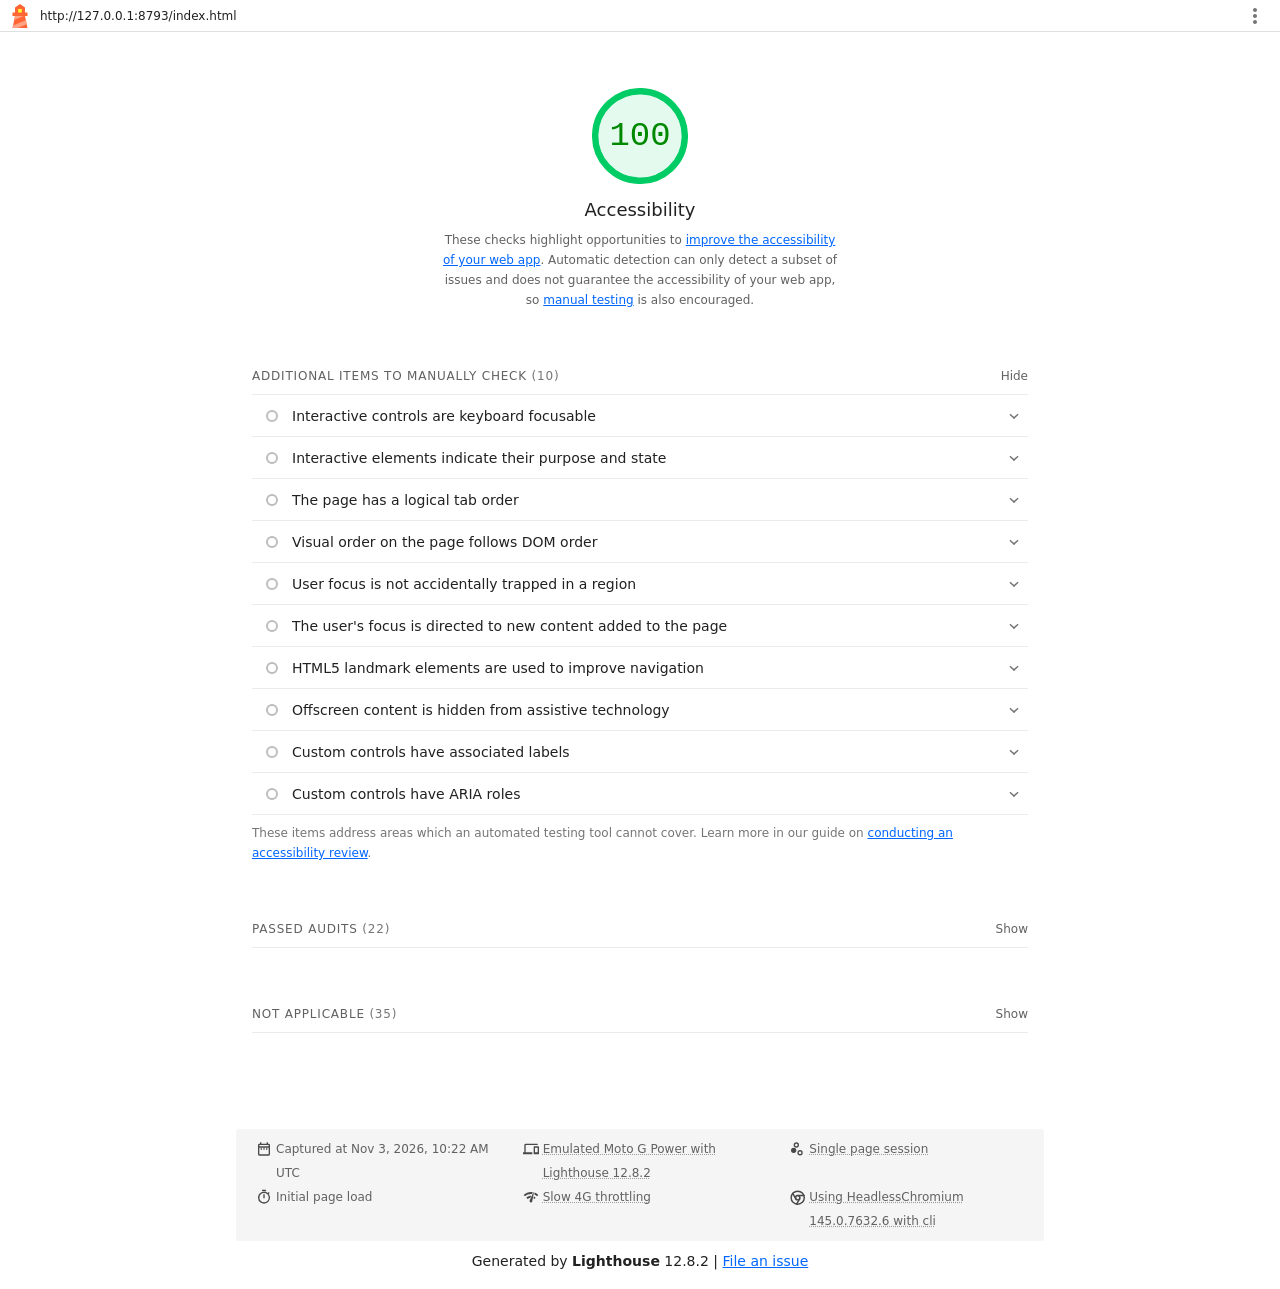
<file: lighthouse/index-accessibility.html>
<!--
@license
Copyright 2018 Google LLC
SPDX-License-Identifier: Apache-2.0
-->
<!doctype html>
<html lang="en">
<head>
  <meta charset="utf-8">
  <meta name="viewport" content="width=device-width, initial-scale=1, minimum-scale=1">
  <link rel="icon" href='data:image/svg+xml;utf8,<svg fill="none" xmlns="http://www.w3.org/2000/svg" viewBox="0 0 48 48"><path d="m14 7 10-7 10 7v10h5v7h-5l5 24H9l5-24H9v-7h5V7Z" fill="%23F63"/><path d="M31.561 24H14l-1.689 8.105L31.561 24ZM18.983 48H9l1.022-4.907L35.723 32.27l1.663 7.98L18.983 48Z" fill="%23FFA385"/><path fill="%23FF3" d="M20.5 10h7v7h-7z"/></svg>'>
  <title>Lighthouse Report</title>
  <style>body {margin: 0}</style>
</head>
<body>
  <noscript>Lighthouse report requires JavaScript. Please enable.</noscript>

  <div id="lh-log"></div>

  <script>window.__LIGHTHOUSE_JSON__ = {"lighthouseVersion":"12.8.2","requestedUrl":"http://127.0.0.1:8793/index.html","mainDocumentUrl":"http://127.0.0.1:8793/index.html","finalDisplayedUrl":"http://127.0.0.1:8793/index.html","finalUrl":"http://127.0.0.1:8793/index.html","fetchTime":"2026-11-03T10:22:33.511Z","gatherMode":"navigation","runWarnings":[],"userAgent":"Mozilla/5.0 (Macintosh; Intel Mac OS X 10_15_7) AppleWebKit/537.36 (KHTML, like Gecko) HeadlessChrome/145.0.7632.6 Safari/537.36","environment":{"networkUserAgent":"Mozilla/5.0 (Linux; Android 11; moto g power (2022)) AppleWebKit/537.36 (KHTML, like Gecko) Chrome/136.0.0.0 Mobile Safari/537.36","hostUserAgent":"Mozilla/5.0 (Macintosh; Intel Mac OS X 10_15_7) AppleWebKit/537.36 (KHTML, like Gecko) HeadlessChrome/145.0.7632.6 Safari/537.36","benchmarkIndex":4076,"credits":{"axe-core":"4.14.0"}},"audits":{"accesskeys":{"id":"accesskeys","title":"`[accesskey]` values are unique","description":"Access keys let users quickly focus a part of the page. For proper navigation, each access key must be unique. [Learn more about access keys](https://dequeuniversity.com/rules/axe/4.10/accesskeys).","score":null,"scoreDisplayMode":"notApplicable"},"aria-allowed-attr":{"id":"aria-allowed-attr","title":"`[aria-*]` attributes match their roles","description":"Each ARIA `role` supports a specific subset of `aria-*` attributes. Mismatching these invalidates the `aria-*` attributes. [Learn how to match ARIA attributes to their roles](https://dequeuniversity.com/rules/axe/4.10/aria-allowed-attr).","score":1,"scoreDisplayMode":"binary","details":{"type":"table","headings":[{"key":"node","valueType":"node","subItemsHeading":{"key":"relatedNode","valueType":"node"},"label":"Failing Elements"}],"items":[]}},"aria-allowed-role":{"id":"aria-allowed-role","title":"Uses ARIA roles only on compatible elements","description":"Many HTML elements can only be assigned certain ARIA roles. Using ARIA roles where they are not allowed can interfere with the accessibility of the web page. [Learn more about ARIA roles](https://dequeuniversity.com/rules/axe/4.10/aria-allowed-role).","score":1,"scoreDisplayMode":"binary","details":{"type":"table","headings":[{"key":"node","valueType":"node","subItemsHeading":{"key":"relatedNode","valueType":"node"},"label":"Failing Elements"}],"items":[]}},"aria-command-name":{"id":"aria-command-name","title":"`button`, `link`, and `menuitem` elements have accessible names","description":"When an element doesn't have an accessible name, screen readers announce it with a generic name, making it unusable for users who rely on screen readers. [Learn how to make command elements more accessible](https://dequeuniversity.com/rules/axe/4.10/aria-command-name).","score":null,"scoreDisplayMode":"notApplicable"},"aria-conditional-attr":{"id":"aria-conditional-attr","title":"ARIA attributes are used as specified for the element's role","description":"Some ARIA attributes are only allowed on an element under certain conditions. [Learn more about conditional ARIA attributes](https://dequeuniversity.com/rules/axe/4.10/aria-conditional-attr).","score":1,"scoreDisplayMode":"binary","details":{"type":"table","headings":[{"key":"node","valueType":"node","subItemsHeading":{"key":"relatedNode","valueType":"node"},"label":"Failing Elements"}],"items":[]}},"aria-deprecated-role":{"id":"aria-deprecated-role","title":"Deprecated ARIA roles were not used","description":"Deprecated ARIA roles may not be processed correctly by assistive technology. [Learn more about deprecated ARIA roles](https://dequeuniversity.com/rules/axe/4.10/aria-deprecated-role).","score":null,"scoreDisplayMode":"notApplicable"},"aria-dialog-name":{"id":"aria-dialog-name","title":"Elements with `role=\"dialog\"` or `role=\"alertdialog\"` have accessible names.","description":"ARIA dialog elements without accessible names may prevent screen readers users from discerning the purpose of these elements. [Learn how to make ARIA dialog elements more accessible](https://dequeuniversity.com/rules/axe/4.10/aria-dialog-name).","score":null,"scoreDisplayMode":"notApplicable"},"aria-hidden-body":{"id":"aria-hidden-body","title":"`[aria-hidden=\"true\"]` is not present on the document `\u003cbody>`","description":"Assistive technologies, like screen readers, work inconsistently when `aria-hidden=\"true\"` is set on the document `\u003cbody>`. [Learn how `aria-hidden` affects the document body](https://dequeuniversity.com/rules/axe/4.10/aria-hidden-body).","score":1,"scoreDisplayMode":"binary","details":{"type":"table","headings":[{"key":"node","valueType":"node","subItemsHeading":{"key":"relatedNode","valueType":"node"},"label":"Failing Elements"}],"items":[]}},"aria-hidden-focus":{"id":"aria-hidden-focus","title":"`[aria-hidden=\"true\"]` elements do not contain focusable descendents","description":"Focusable descendents within an `[aria-hidden=\"true\"]` element prevent those interactive elements from being available to users of assistive technologies like screen readers. [Learn how `aria-hidden` affects focusable elements](https://dequeuniversity.com/rules/axe/4.10/aria-hidden-focus).","score":null,"scoreDisplayMode":"notApplicable"},"aria-input-field-name":{"id":"aria-input-field-name","title":"ARIA input fields have accessible names","description":"When an input field doesn't have an accessible name, screen readers announce it with a generic name, making it unusable for users who rely on screen readers. [Learn more about input field labels](https://dequeuniversity.com/rules/axe/4.10/aria-input-field-name).","score":null,"scoreDisplayMode":"notApplicable"},"aria-meter-name":{"id":"aria-meter-name","title":"ARIA `meter` elements have accessible names","description":"When a meter element doesn't have an accessible name, screen readers announce it with a generic name, making it unusable for users who rely on screen readers. [Learn how to name `meter` elements](https://dequeuniversity.com/rules/axe/4.10/aria-meter-name).","score":null,"scoreDisplayMode":"notApplicable"},"aria-progressbar-name":{"id":"aria-progressbar-name","title":"ARIA `progressbar` elements have accessible names","description":"When a `progressbar` element doesn't have an accessible name, screen readers announce it with a generic name, making it unusable for users who rely on screen readers. [Learn how to label `progressbar` elements](https://dequeuniversity.com/rules/axe/4.10/aria-progressbar-name).","score":null,"scoreDisplayMode":"notApplicable"},"aria-prohibited-attr":{"id":"aria-prohibited-attr","title":"Elements use only permitted ARIA attributes","description":"Using ARIA attributes in roles where they are prohibited can mean that important information is not communicated to users of assistive technologies. [Learn more about prohibited ARIA roles](https://dequeuniversity.com/rules/axe/4.10/aria-prohibited-attr).","score":1,"scoreDisplayMode":"binary","details":{"type":"table","headings":[{"key":"node","valueType":"node","subItemsHeading":{"key":"relatedNode","valueType":"node"},"label":"Failing Elements"}],"items":[]}},"aria-required-attr":{"id":"aria-required-attr","title":"`[role]`s have all required `[aria-*]` attributes","description":"Some ARIA roles have required attributes that describe the state of the element to screen readers. [Learn more about roles and required attributes](https://dequeuniversity.com/rules/axe/4.10/aria-required-attr).","score":null,"scoreDisplayMode":"notApplicable"},"aria-required-children":{"id":"aria-required-children","title":"Elements with an ARIA `[role]` that require children to contain a specific `[role]` have all required children.","description":"Some ARIA parent roles must contain specific child roles to perform their intended accessibility functions. [Learn more about roles and required children elements](https://dequeuniversity.com/rules/axe/4.10/aria-required-children).","score":null,"scoreDisplayMode":"notApplicable"},"aria-required-parent":{"id":"aria-required-parent","title":"`[role]`s are contained by their required parent element","description":"Some ARIA child roles must be contained by specific parent roles to properly perform their intended accessibility functions. [Learn more about ARIA roles and required parent element](https://dequeuniversity.com/rules/axe/4.10/aria-required-parent).","score":null,"scoreDisplayMode":"notApplicable"},"aria-roles":{"id":"aria-roles","title":"`[role]` values are valid","description":"ARIA roles must have valid values in order to perform their intended accessibility functions. [Learn more about valid ARIA roles](https://dequeuniversity.com/rules/axe/4.10/aria-roles).","score":null,"scoreDisplayMode":"notApplicable"},"aria-text":{"id":"aria-text","title":"Elements with the `role=text` attribute do not have focusable descendents.","description":"Adding `role=text` around a text node split by markup enables VoiceOver to treat it as one phrase, but the element's focusable descendents will not be announced. [Learn more about the `role=text` attribute](https://dequeuniversity.com/rules/axe/4.10/aria-text).","score":null,"scoreDisplayMode":"notApplicable"},"aria-toggle-field-name":{"id":"aria-toggle-field-name","title":"ARIA toggle fields have accessible names","description":"When a toggle field doesn't have an accessible name, screen readers announce it with a generic name, making it unusable for users who rely on screen readers. [Learn more about toggle fields](https://dequeuniversity.com/rules/axe/4.10/aria-toggle-field-name).","score":null,"scoreDisplayMode":"notApplicable"},"aria-tooltip-name":{"id":"aria-tooltip-name","title":"ARIA `tooltip` elements have accessible names","description":"When a tooltip element doesn't have an accessible name, screen readers announce it with a generic name, making it unusable for users who rely on screen readers. [Learn how to name `tooltip` elements](https://dequeuniversity.com/rules/axe/4.10/aria-tooltip-name).","score":null,"scoreDisplayMode":"notApplicable"},"aria-treeitem-name":{"id":"aria-treeitem-name","title":"ARIA `treeitem` elements have accessible names","description":"When a `treeitem` element doesn't have an accessible name, screen readers announce it with a generic name, making it unusable for users who rely on screen readers. [Learn more about labeling `treeitem` elements](https://dequeuniversity.com/rules/axe/4.10/aria-treeitem-name).","score":null,"scoreDisplayMode":"notApplicable"},"aria-valid-attr-value":{"id":"aria-valid-attr-value","title":"`[aria-*]` attributes have valid values","description":"Assistive technologies, like screen readers, can't interpret ARIA attributes with invalid values. [Learn more about valid values for ARIA attributes](https://dequeuniversity.com/rules/axe/4.10/aria-valid-attr-value).","score":1,"scoreDisplayMode":"binary","details":{"type":"table","headings":[{"key":"node","valueType":"node","subItemsHeading":{"key":"relatedNode","valueType":"node"},"label":"Failing Elements"}],"items":[]}},"aria-valid-attr":{"id":"aria-valid-attr","title":"`[aria-*]` attributes are valid and not misspelled","description":"Assistive technologies, like screen readers, can't interpret ARIA attributes with invalid names. [Learn more about valid ARIA attributes](https://dequeuniversity.com/rules/axe/4.10/aria-valid-attr).","score":1,"scoreDisplayMode":"binary","details":{"type":"table","headings":[{"key":"node","valueType":"node","subItemsHeading":{"key":"relatedNode","valueType":"node"},"label":"Failing Elements"}],"items":[]}},"button-name":{"id":"button-name","title":"Buttons have an accessible name","description":"When a button doesn't have an accessible name, screen readers announce it as \"button\", making it unusable for users who rely on screen readers. [Learn how to make buttons more accessible](https://dequeuniversity.com/rules/axe/4.10/button-name).","score":1,"scoreDisplayMode":"binary","details":{"type":"table","headings":[{"key":"node","valueType":"node","subItemsHeading":{"key":"relatedNode","valueType":"node"},"label":"Failing Elements"}],"items":[]}},"bypass":{"id":"bypass","title":"The page contains a heading, skip link, or landmark region","description":"Adding ways to bypass repetitive content lets keyboard users navigate the page more efficiently. [Learn more about bypass blocks](https://dequeuniversity.com/rules/axe/4.10/bypass).","score":null,"scoreDisplayMode":"notApplicable"},"color-contrast":{"id":"color-contrast","title":"Background and foreground colors have a sufficient contrast ratio","description":"Low-contrast text is difficult or impossible for many users to read. [Learn how to provide sufficient color contrast](https://dequeuniversity.com/rules/axe/4.10/color-contrast).","score":1,"scoreDisplayMode":"binary","details":{"type":"table","headings":[{"key":"node","valueType":"node","subItemsHeading":{"key":"relatedNode","valueType":"node"},"label":"Failing Elements"}],"items":[]}},"definition-list":{"id":"definition-list","title":"`\u003cdl>`'s contain only properly-ordered `\u003cdt>` and `\u003cdd>` groups, `\u003cscript>`, `\u003ctemplate>` or `\u003cdiv>` elements.","description":"When definition lists are not properly marked up, screen readers may produce confusing or inaccurate output. [Learn how to structure definition lists correctly](https://dequeuniversity.com/rules/axe/4.10/definition-list).","score":null,"scoreDisplayMode":"notApplicable"},"dlitem":{"id":"dlitem","title":"Definition list items are wrapped in `\u003cdl>` elements","description":"Definition list items (`\u003cdt>` and `\u003cdd>`) must be wrapped in a parent `\u003cdl>` element to ensure that screen readers can properly announce them. [Learn how to structure definition lists correctly](https://dequeuniversity.com/rules/axe/4.10/dlitem).","score":null,"scoreDisplayMode":"notApplicable"},"document-title":{"id":"document-title","title":"Document has a `\u003ctitle>` element","description":"The title gives screen reader users an overview of the page, and search engine users rely on it heavily to determine if a page is relevant to their search. [Learn more about document titles](https://dequeuniversity.com/rules/axe/4.10/document-title).","score":1,"scoreDisplayMode":"binary","details":{"type":"table","headings":[{"key":"node","valueType":"node","subItemsHeading":{"key":"relatedNode","valueType":"node"},"label":"Failing Elements"}],"items":[]}},"duplicate-id-aria":{"id":"duplicate-id-aria","title":"ARIA IDs are unique","description":"The value of an ARIA ID must be unique to prevent other instances from being overlooked by assistive technologies. [Learn how to fix duplicate ARIA IDs](https://dequeuniversity.com/rules/axe/4.10/duplicate-id-aria).","score":null,"scoreDisplayMode":"notApplicable"},"empty-heading":{"id":"empty-heading","title":"All heading elements contain content.","description":"A heading with no content or inaccessible text prevent screen reader users from accessing information on the page's structure. [Learn more about headings](https://dequeuniversity.com/rules/axe/4.10/empty-heading).","score":null,"scoreDisplayMode":"notApplicable"},"form-field-multiple-labels":{"id":"form-field-multiple-labels","title":"No form fields have multiple labels","description":"Form fields with multiple labels can be confusingly announced by assistive technologies like screen readers which use either the first, the last, or all of the labels. [Learn how to use form labels](https://dequeuniversity.com/rules/axe/4.10/form-field-multiple-labels).","score":null,"scoreDisplayMode":"notApplicable"},"frame-title":{"id":"frame-title","title":"`\u003cframe>` or `\u003ciframe>` elements have a title","description":"Screen reader users rely on frame titles to describe the contents of frames. [Learn more about frame titles](https://dequeuniversity.com/rules/axe/4.10/frame-title).","score":null,"scoreDisplayMode":"notApplicable"},"heading-order":{"id":"heading-order","title":"Heading elements appear in a sequentially-descending order","description":"Properly ordered headings that do not skip levels convey the semantic structure of the page, making it easier to navigate and understand when using assistive technologies. [Learn more about heading order](https://dequeuniversity.com/rules/axe/4.10/heading-order).","score":1,"scoreDisplayMode":"binary","details":{"type":"table","headings":[{"key":"node","valueType":"node","subItemsHeading":{"key":"relatedNode","valueType":"node"},"label":"Failing Elements"}],"items":[]}},"html-has-lang":{"id":"html-has-lang","title":"`\u003chtml>` element has a `[lang]` attribute","description":"If a page doesn't specify a `lang` attribute, a screen reader assumes that the page is in the default language that the user chose when setting up the screen reader. If the page isn't actually in the default language, then the screen reader might not announce the page's text correctly. [Learn more about the `lang` attribute](https://dequeuniversity.com/rules/axe/4.10/html-has-lang).","score":1,"scoreDisplayMode":"binary","details":{"type":"table","headings":[{"key":"node","valueType":"node","subItemsHeading":{"key":"relatedNode","valueType":"node"},"label":"Failing Elements"}],"items":[]}},"html-lang-valid":{"id":"html-lang-valid","title":"`\u003chtml>` element has a valid value for its `[lang]` attribute","description":"Specifying a valid [BCP 47 language](https://www.w3.org/International/questions/qa-choosing-language-tags#question) helps screen readers announce text properly. [Learn how to use the `lang` attribute](https://dequeuniversity.com/rules/axe/4.10/html-lang-valid).","score":1,"scoreDisplayMode":"binary","details":{"type":"table","headings":[{"key":"node","valueType":"node","subItemsHeading":{"key":"relatedNode","valueType":"node"},"label":"Failing Elements"}],"items":[]}},"html-xml-lang-mismatch":{"id":"html-xml-lang-mismatch","title":"`\u003chtml>` element has an `[xml:lang]` attribute with the same base language as the `[lang]` attribute.","description":"If the webpage does not specify a consistent language, then the screen reader might not announce the page's text correctly. [Learn more about the `lang` attribute](https://dequeuniversity.com/rules/axe/4.10/html-xml-lang-mismatch).","score":null,"scoreDisplayMode":"notApplicable"},"identical-links-same-purpose":{"id":"identical-links-same-purpose","title":"Identical links have the same purpose.","description":"Links with the same destination should have the same description, to help users understand the link's purpose and decide whether to follow it. [Learn more about identical links](https://dequeuniversity.com/rules/axe/4.10/identical-links-same-purpose).","score":null,"scoreDisplayMode":"notApplicable"},"image-alt":{"id":"image-alt","title":"Image elements have `[alt]` attributes","description":"Informative elements should aim for short, descriptive alternate text. Decorative elements can be ignored with an empty alt attribute. [Learn more about the `alt` attribute](https://dequeuniversity.com/rules/axe/4.10/image-alt).","score":1,"scoreDisplayMode":"binary","details":{"type":"table","headings":[{"key":"node","valueType":"node","subItemsHeading":{"key":"relatedNode","valueType":"node"},"label":"Failing Elements"}],"items":[]}},"image-redundant-alt":{"id":"image-redundant-alt","title":"Image elements do not have `[alt]` attributes that are redundant text.","description":"Informative elements should aim for short, descriptive alternative text. Alternative text that is exactly the same as the text adjacent to the link or image is potentially confusing for screen reader users, because the text will be read twice. [Learn more about the `alt` attribute](https://dequeuniversity.com/rules/axe/4.10/image-redundant-alt).","score":1,"scoreDisplayMode":"binary","details":{"type":"table","headings":[{"key":"node","valueType":"node","subItemsHeading":{"key":"relatedNode","valueType":"node"},"label":"Failing Elements"}],"items":[]}},"input-button-name":{"id":"input-button-name","title":"Input buttons have discernible text.","description":"Adding discernable and accessible text to input buttons may help screen reader users understand the purpose of the input button. [Learn more about input buttons](https://dequeuniversity.com/rules/axe/4.10/input-button-name).","score":null,"scoreDisplayMode":"notApplicable"},"input-image-alt":{"id":"input-image-alt","title":"`\u003cinput type=\"image\">` elements have `[alt]` text","description":"When an image is being used as an `\u003cinput>` button, providing alternative text can help screen reader users understand the purpose of the button. [Learn about input image alt text](https://dequeuniversity.com/rules/axe/4.10/input-image-alt).","score":null,"scoreDisplayMode":"notApplicable"},"label-content-name-mismatch":{"id":"label-content-name-mismatch","title":"Elements with visible text labels have matching accessible names.","description":"Visible text labels that do not match the accessible name can result in a confusing experience for screen reader users. [Learn more about accessible names](https://dequeuniversity.com/rules/axe/4.10/label-content-name-mismatch).","score":null,"scoreDisplayMode":"notApplicable"},"label":{"id":"label","title":"Form elements have associated labels","description":"Labels ensure that form controls are announced properly by assistive technologies, like screen readers. [Learn more about form element labels](https://dequeuniversity.com/rules/axe/4.10/label).","score":null,"scoreDisplayMode":"notApplicable"},"landmark-one-main":{"id":"landmark-one-main","title":"Document has a main landmark.","description":"One main landmark helps screen reader users navigate a web page. [Learn more about landmarks](https://dequeuniversity.com/rules/axe/4.10/landmark-one-main).","score":null,"scoreDisplayMode":"notApplicable"},"link-name":{"id":"link-name","title":"Links have a discernible name","description":"Link text (and alternate text for images, when used as links) that is discernible, unique, and focusable improves the navigation experience for screen reader users. [Learn how to make links accessible](https://dequeuniversity.com/rules/axe/4.10/link-name).","score":1,"scoreDisplayMode":"binary","details":{"type":"table","headings":[{"key":"node","valueType":"node","subItemsHeading":{"key":"relatedNode","valueType":"node"},"label":"Failing Elements"}],"items":[]}},"link-in-text-block":{"id":"link-in-text-block","title":"Links are distinguishable without relying on color.","description":"Low-contrast text is difficult or impossible for many users to read. Link text that is discernible improves the experience for users with low vision. [Learn how to make links distinguishable](https://dequeuniversity.com/rules/axe/4.10/link-in-text-block).","score":null,"scoreDisplayMode":"notApplicable"},"list":{"id":"list","title":"Lists contain only `\u003cli>` elements and script supporting elements (`\u003cscript>` and `\u003ctemplate>`).","description":"Screen readers have a specific way of announcing lists. Ensuring proper list structure aids screen reader output. [Learn more about proper list structure](https://dequeuniversity.com/rules/axe/4.10/list).","score":1,"scoreDisplayMode":"binary","details":{"type":"table","headings":[{"key":"node","valueType":"node","subItemsHeading":{"key":"relatedNode","valueType":"node"},"label":"Failing Elements"}],"items":[]}},"listitem":{"id":"listitem","title":"List items (`\u003cli>`) are contained within `\u003cul>`, `\u003col>` or `\u003cmenu>` parent elements","description":"Screen readers require list items (`\u003cli>`) to be contained within a parent `\u003cul>`, `\u003col>` or `\u003cmenu>` to be announced properly. [Learn more about proper list structure](https://dequeuniversity.com/rules/axe/4.10/listitem).","score":1,"scoreDisplayMode":"binary","details":{"type":"table","headings":[{"key":"node","valueType":"node","subItemsHeading":{"key":"relatedNode","valueType":"node"},"label":"Failing Elements"}],"items":[]}},"meta-refresh":{"id":"meta-refresh","title":"The document does not use `\u003cmeta http-equiv=\"refresh\">`","description":"Users do not expect a page to refresh automatically, and doing so will move focus back to the top of the page. This may create a frustrating or confusing experience. [Learn more about the refresh meta tag](https://dequeuniversity.com/rules/axe/4.10/meta-refresh).","score":null,"scoreDisplayMode":"notApplicable"},"meta-viewport":{"id":"meta-viewport","title":"`[user-scalable=\"no\"]` is not used in the `\u003cmeta name=\"viewport\">` element and the `[maximum-scale]` attribute is not less than 5.","description":"Disabling zooming is problematic for users with low vision who rely on screen magnification to properly see the contents of a web page. [Learn more about the viewport meta tag](https://dequeuniversity.com/rules/axe/4.10/meta-viewport).","score":1,"scoreDisplayMode":"binary","details":{"type":"table","headings":[{"key":"node","valueType":"node","subItemsHeading":{"key":"relatedNode","valueType":"node"},"label":"Failing Elements"}],"items":[]}},"object-alt":{"id":"object-alt","title":"`\u003cobject>` elements have alternate text","description":"Screen readers cannot translate non-text content. Adding alternate text to `\u003cobject>` elements helps screen readers convey meaning to users. [Learn more about alt text for `object` elements](https://dequeuniversity.com/rules/axe/4.10/object-alt).","score":null,"scoreDisplayMode":"notApplicable"},"select-name":{"id":"select-name","title":"Select elements have associated label elements.","description":"Form elements without effective labels can create frustrating experiences for screen reader users. [Learn more about the `select` element](https://dequeuniversity.com/rules/axe/4.10/select-name).","score":null,"scoreDisplayMode":"notApplicable"},"skip-link":{"id":"skip-link","title":"Skip links are focusable.","description":"Including a skip link can help users skip to the main content to save time. [Learn more about skip links](https://dequeuniversity.com/rules/axe/4.10/skip-link).","score":1,"scoreDisplayMode":"binary","details":{"type":"table","headings":[{"key":"node","valueType":"node","subItemsHeading":{"key":"relatedNode","valueType":"node"},"label":"Failing Elements"}],"items":[]}},"tabindex":{"id":"tabindex","title":"No element has a `[tabindex]` value greater than 0","description":"A value greater than 0 implies an explicit navigation ordering. Although technically valid, this often creates frustrating experiences for users who rely on assistive technologies. [Learn more about the `tabindex` attribute](https://dequeuniversity.com/rules/axe/4.10/tabindex).","score":1,"scoreDisplayMode":"binary","details":{"type":"table","headings":[{"key":"node","valueType":"node","subItemsHeading":{"key":"relatedNode","valueType":"node"},"label":"Failing Elements"}],"items":[]}},"table-duplicate-name":{"id":"table-duplicate-name","title":"Tables have different content in the summary attribute and `\u003ccaption>`.","description":"The summary attribute should describe the table structure, while `\u003ccaption>` should have the onscreen title. Accurate table mark-up helps users of screen readers. [Learn more about summary and caption](https://dequeuniversity.com/rules/axe/4.10/table-duplicate-name).","score":null,"scoreDisplayMode":"notApplicable"},"table-fake-caption":{"id":"table-fake-caption","title":"Tables use `\u003ccaption>` instead of cells with the `[colspan]` attribute to indicate a caption.","description":"Screen readers have features to make navigating tables easier. Ensuring that tables use the actual caption element instead of cells with the `[colspan]` attribute may improve the experience for screen reader users. [Learn more about captions](https://dequeuniversity.com/rules/axe/4.10/table-fake-caption).","score":null,"scoreDisplayMode":"notApplicable"},"target-size":{"id":"target-size","title":"Touch targets have sufficient size and spacing.","description":"Touch targets with sufficient size and spacing help users who may have difficulty targeting small controls to activate the targets. [Learn more about touch targets](https://dequeuniversity.com/rules/axe/4.10/target-size).","score":1,"scoreDisplayMode":"binary","details":{"type":"table","headings":[{"key":"node","valueType":"node","subItemsHeading":{"key":"relatedNode","valueType":"node"},"label":"Failing Elements"}],"items":[]}},"td-has-header":{"id":"td-has-header","title":"`\u003ctd>` elements in a large `\u003ctable>` have one or more table headers.","description":"Screen readers have features to make navigating tables easier. Ensuring that `\u003ctd>` elements in a large table (3 or more cells in width and height) have an associated table header may improve the experience for screen reader users. [Learn more about table headers](https://dequeuniversity.com/rules/axe/4.10/td-has-header).","score":null,"scoreDisplayMode":"notApplicable"},"td-headers-attr":{"id":"td-headers-attr","title":"Cells in a `\u003ctable>` element that use the `[headers]` attribute refer to table cells within the same table.","description":"Screen readers have features to make navigating tables easier. Ensuring `\u003ctd>` cells using the `[headers]` attribute only refer to other cells in the same table may improve the experience for screen reader users. [Learn more about the `headers` attribute](https://dequeuniversity.com/rules/axe/4.10/td-headers-attr).","score":null,"scoreDisplayMode":"notApplicable"},"th-has-data-cells":{"id":"th-has-data-cells","title":"`\u003cth>` elements and elements with `[role=\"columnheader\"/\"rowheader\"]` have data cells they describe.","description":"Screen readers have features to make navigating tables easier. Ensuring table headers always refer to some set of cells may improve the experience for screen reader users. [Learn more about table headers](https://dequeuniversity.com/rules/axe/4.10/th-has-data-cells).","score":null,"scoreDisplayMode":"notApplicable"},"valid-lang":{"id":"valid-lang","title":"`[lang]` attributes have a valid value","description":"Specifying a valid [BCP 47 language](https://www.w3.org/International/questions/qa-choosing-language-tags#question) on elements helps ensure that text is pronounced correctly by a screen reader. [Learn how to use the `lang` attribute](https://dequeuniversity.com/rules/axe/4.10/valid-lang).","score":null,"scoreDisplayMode":"notApplicable"},"video-caption":{"id":"video-caption","title":"`\u003cvideo>` elements contain a `\u003ctrack>` element with `[kind=\"captions\"]`","description":"When a video provides a caption it is easier for deaf and hearing impaired users to access its information. [Learn more about video captions](https://dequeuniversity.com/rules/axe/4.10/video-caption).","score":null,"scoreDisplayMode":"notApplicable"},"custom-controls-labels":{"id":"custom-controls-labels","title":"Custom controls have associated labels","description":"Custom interactive controls have associated labels, provided by aria-label or aria-labelledby. [Learn more about custom controls and labels](https://developer.chrome.com/docs/lighthouse/accessibility/custom-controls-labels/).","score":null,"scoreDisplayMode":"manual"},"custom-controls-roles":{"id":"custom-controls-roles","title":"Custom controls have ARIA roles","description":"Custom interactive controls have appropriate ARIA roles. [Learn how to add roles to custom controls](https://developer.chrome.com/docs/lighthouse/accessibility/custom-control-roles/).","score":null,"scoreDisplayMode":"manual"},"focus-traps":{"id":"focus-traps","title":"User focus is not accidentally trapped in a region","description":"A user can tab into and out of any control or region without accidentally trapping their focus. [Learn how to avoid focus traps](https://developer.chrome.com/docs/lighthouse/accessibility/focus-traps/).","score":null,"scoreDisplayMode":"manual"},"focusable-controls":{"id":"focusable-controls","title":"Interactive controls are keyboard focusable","description":"Custom interactive controls are keyboard focusable and display a focus indicator. [Learn how to make custom controls focusable](https://developer.chrome.com/docs/lighthouse/accessibility/focusable-controls/).","score":null,"scoreDisplayMode":"manual"},"interactive-element-affordance":{"id":"interactive-element-affordance","title":"Interactive elements indicate their purpose and state","description":"Interactive elements, such as links and buttons, should indicate their state and be distinguishable from non-interactive elements. [Learn how to decorate interactive elements with affordance hints](https://developer.chrome.com/docs/lighthouse/accessibility/interactive-element-affordance/).","score":null,"scoreDisplayMode":"manual"},"logical-tab-order":{"id":"logical-tab-order","title":"The page has a logical tab order","description":"Tabbing through the page follows the visual layout. Users cannot focus elements that are offscreen. [Learn more about logical tab ordering](https://developer.chrome.com/docs/lighthouse/accessibility/logical-tab-order/).","score":null,"scoreDisplayMode":"manual"},"managed-focus":{"id":"managed-focus","title":"The user's focus is directed to new content added to the page","description":"If new content, such as a dialog, is added to the page, the user's focus is directed to it. [Learn how to direct focus to new content](https://developer.chrome.com/docs/lighthouse/accessibility/managed-focus/).","score":null,"scoreDisplayMode":"manual"},"offscreen-content-hidden":{"id":"offscreen-content-hidden","title":"Offscreen content is hidden from assistive technology","description":"Offscreen content is hidden with display: none or aria-hidden=true. [Learn how to properly hide offscreen content](https://developer.chrome.com/docs/lighthouse/accessibility/offscreen-content-hidden/).","score":null,"scoreDisplayMode":"manual"},"use-landmarks":{"id":"use-landmarks","title":"HTML5 landmark elements are used to improve navigation","description":"Landmark elements (`\u003cmain>`, `\u003cnav>`, etc.) are used to improve the keyboard navigation of the page for assistive technology. [Learn more about landmark elements](https://developer.chrome.com/docs/lighthouse/accessibility/use-landmarks/).","score":null,"scoreDisplayMode":"manual"},"visual-order-follows-dom":{"id":"visual-order-follows-dom","title":"Visual order on the page follows DOM order","description":"DOM order matches the visual order, improving navigation for assistive technology. [Learn more about DOM and visual ordering](https://developer.chrome.com/docs/lighthouse/accessibility/visual-order-follows-dom/).","score":null,"scoreDisplayMode":"manual"}},"configSettings":{"output":["html","json"],"maxWaitForFcp":30000,"maxWaitForLoad":45000,"pauseAfterFcpMs":1000,"pauseAfterLoadMs":1000,"networkQuietThresholdMs":1000,"cpuQuietThresholdMs":1000,"formFactor":"mobile","throttling":{"rttMs":150,"throughputKbps":1638.4,"requestLatencyMs":562.5,"downloadThroughputKbps":1474.5600000000002,"uploadThroughputKbps":675,"cpuSlowdownMultiplier":4},"throttlingMethod":"simulate","screenEmulation":{"mobile":true,"width":412,"height":823,"deviceScaleFactor":1.75,"disabled":false},"emulatedUserAgent":"Mozilla/5.0 (Linux; Android 11; moto g power (2022)) AppleWebKit/537.36 (KHTML, like Gecko) Chrome/136.0.0.0 Mobile Safari/537.36","auditMode":false,"gatherMode":false,"clearStorageTypes":["file_systems","shader_cache","service_workers","cache_storage"],"disableStorageReset":false,"debugNavigation":false,"channel":"cli","usePassiveGathering":false,"disableFullPageScreenshot":false,"skipAboutBlank":false,"blankPage":"about:blank","ignoreStatusCode":false,"locale":"en-US","blockedUrlPatterns":null,"additionalTraceCategories":null,"extraHeaders":null,"precomputedLanternData":null,"onlyAudits":null,"onlyCategories":["accessibility"],"skipAudits":null},"categories":{"accessibility":{"title":"Accessibility","description":"These checks highlight opportunities to [improve the accessibility of your web app](https://developer.chrome.com/docs/lighthouse/accessibility/). Automatic detection can only detect a subset of issues and does not guarantee the accessibility of your web app, so [manual testing](https://web.dev/articles/how-to-review) is also encouraged.","manualDescription":"These items address areas which an automated testing tool cannot cover. Learn more in our guide on [conducting an accessibility review](https://web.dev/articles/how-to-review).","supportedModes":["navigation","snapshot"],"auditRefs":[{"id":"accesskeys","weight":0,"group":"a11y-navigation"},{"id":"aria-allowed-attr","weight":10,"group":"a11y-aria"},{"id":"aria-allowed-role","weight":1,"group":"a11y-aria"},{"id":"aria-command-name","weight":0,"group":"a11y-aria"},{"id":"aria-conditional-attr","weight":7,"group":"a11y-aria"},{"id":"aria-deprecated-role","weight":0,"group":"a11y-aria"},{"id":"aria-dialog-name","weight":0,"group":"a11y-aria"},{"id":"aria-hidden-body","weight":10,"group":"a11y-aria"},{"id":"aria-hidden-focus","weight":0,"group":"a11y-aria"},{"id":"aria-input-field-name","weight":0,"group":"a11y-aria"},{"id":"aria-meter-name","weight":0,"group":"a11y-aria"},{"id":"aria-progressbar-name","weight":0,"group":"a11y-aria"},{"id":"aria-prohibited-attr","weight":7,"group":"a11y-aria"},{"id":"aria-required-attr","weight":0,"group":"a11y-aria"},{"id":"aria-required-children","weight":0,"group":"a11y-aria"},{"id":"aria-required-parent","weight":0,"group":"a11y-aria"},{"id":"aria-roles","weight":0,"group":"a11y-aria"},{"id":"aria-text","weight":0,"group":"a11y-aria"},{"id":"aria-toggle-field-name","weight":0,"group":"a11y-aria"},{"id":"aria-tooltip-name","weight":0,"group":"a11y-aria"},{"id":"aria-treeitem-name","weight":0,"group":"a11y-aria"},{"id":"aria-valid-attr-value","weight":10,"group":"a11y-aria"},{"id":"aria-valid-attr","weight":10,"group":"a11y-aria"},{"id":"button-name","weight":10,"group":"a11y-names-labels"},{"id":"bypass","weight":0,"group":"a11y-navigation"},{"id":"color-contrast","weight":7,"group":"a11y-color-contrast"},{"id":"definition-list","weight":0,"group":"a11y-tables-lists"},{"id":"dlitem","weight":0,"group":"a11y-tables-lists"},{"id":"document-title","weight":7,"group":"a11y-names-labels"},{"id":"duplicate-id-aria","weight":0,"group":"a11y-aria"},{"id":"form-field-multiple-labels","weight":0,"group":"a11y-names-labels"},{"id":"frame-title","weight":0,"group":"a11y-names-labels"},{"id":"heading-order","weight":3,"group":"a11y-navigation"},{"id":"html-has-lang","weight":7,"group":"a11y-language"},{"id":"html-lang-valid","weight":7,"group":"a11y-language"},{"id":"html-xml-lang-mismatch","weight":0,"group":"a11y-language"},{"id":"image-alt","weight":10,"group":"a11y-names-labels"},{"id":"image-redundant-alt","weight":1,"group":"a11y-names-labels"},{"id":"input-button-name","weight":0,"group":"a11y-names-labels"},{"id":"input-image-alt","weight":0,"group":"a11y-names-labels"},{"id":"label","weight":0,"group":"a11y-names-labels"},{"id":"link-in-text-block","weight":0,"group":"a11y-color-contrast"},{"id":"link-name","weight":7,"group":"a11y-names-labels"},{"id":"list","weight":7,"group":"a11y-tables-lists"},{"id":"listitem","weight":7,"group":"a11y-tables-lists"},{"id":"meta-refresh","weight":0,"group":"a11y-best-practices"},{"id":"meta-viewport","weight":10,"group":"a11y-best-practices"},{"id":"object-alt","weight":0,"group":"a11y-names-labels"},{"id":"select-name","weight":0,"group":"a11y-names-labels"},{"id":"skip-link","weight":3,"group":"a11y-names-labels"},{"id":"tabindex","weight":7,"group":"a11y-navigation"},{"id":"table-duplicate-name","weight":0,"group":"a11y-tables-lists"},{"id":"target-size","weight":7,"group":"a11y-best-practices"},{"id":"td-headers-attr","weight":0,"group":"a11y-tables-lists"},{"id":"th-has-data-cells","weight":0,"group":"a11y-tables-lists"},{"id":"valid-lang","weight":0,"group":"a11y-language"},{"id":"video-caption","weight":0,"group":"a11y-audio-video"},{"id":"focusable-controls","weight":0},{"id":"interactive-element-affordance","weight":0},{"id":"logical-tab-order","weight":0},{"id":"visual-order-follows-dom","weight":0},{"id":"focus-traps","weight":0},{"id":"managed-focus","weight":0},{"id":"use-landmarks","weight":0},{"id":"offscreen-content-hidden","weight":0},{"id":"custom-controls-labels","weight":0},{"id":"custom-controls-roles","weight":0},{"id":"empty-heading","weight":0,"group":"hidden"},{"id":"identical-links-same-purpose","weight":0,"group":"hidden"},{"id":"landmark-one-main","weight":0,"group":"hidden"},{"id":"label-content-name-mismatch","weight":0,"group":"hidden"},{"id":"table-fake-caption","weight":0,"group":"hidden"},{"id":"td-has-header","weight":0,"group":"hidden"}],"id":"accessibility","score":1}},"categoryGroups":{"metrics":{"title":"Metrics"},"insights":{"title":"Insights","description":"These insights are also available in the Chrome DevTools Performance Panel - [record a trace](https://developer.chrome.com/docs/devtools/performance/reference) to view more detailed information."},"diagnostics":{"title":"Diagnostics","description":"More information about the performance of your application. These numbers don't [directly affect](https://developer.chrome.com/docs/lighthouse/performance/performance-scoring/) the Performance score."},"a11y-best-practices":{"title":"Best practices","description":"These items highlight common accessibility best practices."},"a11y-color-contrast":{"title":"Contrast","description":"These are opportunities to improve the legibility of your content."},"a11y-names-labels":{"title":"Names and labels","description":"These are opportunities to improve the semantics of the controls in your application. This may enhance the experience for users of assistive technology, like a screen reader."},"a11y-navigation":{"title":"Navigation","description":"These are opportunities to improve keyboard navigation in your application."},"a11y-aria":{"title":"ARIA","description":"These are opportunities to improve the usage of ARIA in your application which may enhance the experience for users of assistive technology, like a screen reader."},"a11y-language":{"title":"Internationalization and localization","description":"These are opportunities to improve the interpretation of your content by users in different locales."},"a11y-audio-video":{"title":"Audio and video","description":"These are opportunities to provide alternative content for audio and video. This may improve the experience for users with hearing or vision impairments."},"a11y-tables-lists":{"title":"Tables and lists","description":"These are opportunities to improve the experience of reading tabular or list data using assistive technology, like a screen reader."},"seo-mobile":{"title":"Mobile Friendly","description":"Make sure your pages are mobile friendly so users don’t have to pinch or zoom in order to read the content pages. [Learn how to make pages mobile-friendly](https://developers.google.com/search/mobile-sites/)."},"seo-content":{"title":"Content Best Practices","description":"Format your HTML in a way that enables crawlers to better understand your app’s content."},"seo-crawl":{"title":"Crawling and Indexing","description":"To appear in search results, crawlers need access to your app."},"best-practices-trust-safety":{"title":"Trust and Safety"},"best-practices-ux":{"title":"User Experience"},"best-practices-browser-compat":{"title":"Browser Compatibility"},"best-practices-general":{"title":"General"},"hidden":{"title":""}},"stackPacks":[],"entities":[{"name":"127.0.0.1","origins":["http://127.0.0.1:8793"],"isFirstParty":true,"isUnrecognized":true}],"fullPageScreenshot":{"screenshot":{"data":"[data-uri]","width":412,"height":2967},"nodes":{}},"timing":{"entries":[{"startTime":1118.29,"name":"lh:config","duration":233.01,"entryType":"measure"},{"startTime":1121.32,"name":"lh:config:resolveArtifactsToDefns","duration":29.67,"entryType":"measure"},{"startTime":1351.37,"name":"lh:runner:gather","duration":4763.89,"entryType":"measure"},{"startTime":1417.57,"name":"lh:driver:connect","duration":2.06,"entryType":"measure"},{"startTime":1419.72,"name":"lh:driver:navigate","duration":2.99,"entryType":"measure"},{"startTime":1422.84,"name":"lh:gather:getBenchmarkIndex","duration":1011.64,"entryType":"measure"},{"startTime":2434.59,"name":"lh:gather:getVersion","duration":0.5,"entryType":"measure"},{"startTime":2435.14,"name":"lh:gather:getDevicePixelRatio","duration":0.5,"entryType":"measure"},{"startTime":2438.52,"name":"lh:prepare:navigationMode","duration":45.51,"entryType":"measure"},{"startTime":2450.9,"name":"lh:storage:clearDataForOrigin","duration":26.85,"entryType":"measure"},{"startTime":2477.83,"name":"lh:storage:clearBrowserCaches","duration":4.65,"entryType":"measure"},{"startTime":2483.39,"name":"lh:gather:prepareThrottlingAndNetwork","duration":0.63,"entryType":"measure"},{"startTime":2487.11,"name":"lh:driver:navigate","duration":2375.74,"entryType":"measure"},{"startTime":4866.97,"name":"lh:computed:NetworkRecords","duration":0.67,"entryType":"measure"},{"startTime":4868.03,"name":"lh:gather:getArtifact:DevtoolsLog","duration":0.02,"entryType":"measure"},{"startTime":4868.07,"name":"lh:gather:getArtifact:Accessibility","duration":113.94,"entryType":"measure"},{"startTime":4982.12,"name":"lh:gather:getArtifact:NetworkUserAgent","duration":0.03,"entryType":"measure"},{"startTime":4982.15,"name":"lh:gather:getArtifact:Stacks","duration":5.67,"entryType":"measure"},{"startTime":4982.19,"name":"lh:gather:collectStacks","duration":5.63,"entryType":"measure"},{"startTime":4987.83,"name":"lh:gather:getArtifact:FullPageScreenshot","duration":1124.02,"entryType":"measure"},{"startTime":6115.42,"name":"lh:runner:audit","duration":67.26,"entryType":"measure"},{"startTime":6115.46,"name":"lh:runner:auditing","duration":66.73,"entryType":"measure"},{"startTime":6116.4,"name":"lh:audit:accesskeys","duration":0.61,"entryType":"measure"},{"startTime":6117.12,"name":"lh:audit:aria-allowed-attr","duration":1.71,"entryType":"measure"},{"startTime":6118.94,"name":"lh:audit:aria-allowed-role","duration":1.42,"entryType":"measure"},{"startTime":6120.49,"name":"lh:audit:aria-command-name","duration":0.43,"entryType":"measure"},{"startTime":6121.17,"name":"lh:audit:aria-conditional-attr","duration":1.21,"entryType":"measure"},{"startTime":6122.46,"name":"lh:audit:aria-deprecated-role","duration":0.27,"entryType":"measure"},{"startTime":6122.81,"name":"lh:audit:aria-dialog-name","duration":0.31,"entryType":"measure"},{"startTime":6123.2,"name":"lh:audit:aria-hidden-body","duration":0.98,"entryType":"measure"},{"startTime":6124.26,"name":"lh:audit:aria-hidden-focus","duration":0.34,"entryType":"measure"},{"startTime":6124.67,"name":"lh:audit:aria-input-field-name","duration":0.35,"entryType":"measure"},{"startTime":6125.12,"name":"lh:audit:aria-meter-name","duration":0.43,"entryType":"measure"},{"startTime":6125.63,"name":"lh:audit:aria-progressbar-name","duration":0.38,"entryType":"measure"},{"startTime":6126.08,"name":"lh:audit:aria-prohibited-attr","duration":0.99,"entryType":"measure"},{"startTime":6127.14,"name":"lh:audit:aria-required-attr","duration":0.33,"entryType":"measure"},{"startTime":6127.53,"name":"lh:audit:aria-required-children","duration":0.39,"entryType":"measure"},{"startTime":6127.99,"name":"lh:audit:aria-required-parent","duration":0.38,"entryType":"measure"},{"startTime":6128.44,"name":"lh:audit:aria-roles","duration":0.39,"entryType":"measure"},{"startTime":6128.9,"name":"lh:audit:aria-text","duration":0.45,"entryType":"measure"},{"startTime":6129.41,"name":"lh:audit:aria-toggle-field-name","duration":0.45,"entryType":"measure"},{"startTime":6129.93,"name":"lh:audit:aria-tooltip-name","duration":0.48,"entryType":"measure"},{"startTime":6130.48,"name":"lh:audit:aria-treeitem-name","duration":0.51,"entryType":"measure"},{"startTime":6131.06,"name":"lh:audit:aria-valid-attr-value","duration":0.88,"entryType":"measure"},{"startTime":6132,"name":"lh:audit:aria-valid-attr","duration":0.87,"entryType":"measure"},{"startTime":6132.94,"name":"lh:audit:button-name","duration":1.08,"entryType":"measure"},{"startTime":6134.13,"name":"lh:audit:bypass","duration":0.84,"entryType":"measure"},{"startTime":6135.04,"name":"lh:audit:color-contrast","duration":0.87,"entryType":"measure"},{"startTime":6135.99,"name":"lh:audit:definition-list","duration":0.57,"entryType":"measure"},{"startTime":6136.64,"name":"lh:audit:dlitem","duration":0.53,"entryType":"measure"},{"startTime":6137.23,"name":"lh:audit:document-title","duration":0.85,"entryType":"measure"},{"startTime":6138.14,"name":"lh:audit:duplicate-id-aria","duration":0.84,"entryType":"measure"},{"startTime":6139.06,"name":"lh:audit:empty-heading","duration":0.84,"entryType":"measure"},{"startTime":6139.98,"name":"lh:audit:form-field-multiple-labels","duration":0.53,"entryType":"measure"},{"startTime":6140.57,"name":"lh:audit:frame-title","duration":0.58,"entryType":"measure"},{"startTime":6141.24,"name":"lh:audit:heading-order","duration":1.12,"entryType":"measure"},{"startTime":6142.43,"name":"lh:audit:html-has-lang","duration":0.87,"entryType":"measure"},{"startTime":6143.37,"name":"lh:audit:html-lang-valid","duration":0.88,"entryType":"measure"},{"startTime":6144.36,"name":"lh:audit:html-xml-lang-mismatch","duration":0.73,"entryType":"measure"},{"startTime":6145.19,"name":"lh:audit:identical-links-same-purpose","duration":0.83,"entryType":"measure"},{"startTime":6146.07,"name":"lh:audit:image-alt","duration":0.86,"entryType":"measure"},{"startTime":6147.01,"name":"lh:audit:image-redundant-alt","duration":1.2,"entryType":"measure"},{"startTime":6148.29,"name":"lh:audit:input-button-name","duration":6.77,"entryType":"measure"},{"startTime":6155.17,"name":"lh:audit:input-image-alt","duration":0.83,"entryType":"measure"},{"startTime":6156.09,"name":"lh:audit:label-content-name-mismatch","duration":0.76,"entryType":"measure"},{"startTime":6156.93,"name":"lh:audit:label","duration":1.23,"entryType":"measure"},{"startTime":6158.28,"name":"lh:audit:landmark-one-main","duration":1.08,"entryType":"measure"},{"startTime":6159.44,"name":"lh:audit:link-name","duration":1.04,"entryType":"measure"},{"startTime":6160.57,"name":"lh:audit:link-in-text-block","duration":0.97,"entryType":"measure"},{"startTime":6161.62,"name":"lh:audit:list","duration":1.22,"entryType":"measure"},{"startTime":6162.93,"name":"lh:audit:listitem","duration":1.27,"entryType":"measure"},{"startTime":6164.29,"name":"lh:audit:meta-refresh","duration":0.99,"entryType":"measure"},{"startTime":6165.37,"name":"lh:audit:meta-viewport","duration":1.65,"entryType":"measure"},{"startTime":6167.1,"name":"lh:audit:object-alt","duration":0.92,"entryType":"measure"},{"startTime":6168.11,"name":"lh:audit:select-name","duration":0.94,"entryType":"measure"},{"startTime":6169.43,"name":"lh:audit:skip-link","duration":1.1,"entryType":"measure"},{"startTime":6170.61,"name":"lh:audit:tabindex","duration":1.28,"entryType":"measure"},{"startTime":6171.99,"name":"lh:audit:table-duplicate-name","duration":1.04,"entryType":"measure"},{"startTime":6173.12,"name":"lh:audit:table-fake-caption","duration":1.13,"entryType":"measure"},{"startTime":6174.33,"name":"lh:audit:target-size","duration":1.22,"entryType":"measure"},{"startTime":6175.64,"name":"lh:audit:td-has-header","duration":1.1,"entryType":"measure"},{"startTime":6176.84,"name":"lh:audit:td-headers-attr","duration":1.32,"entryType":"measure"},{"startTime":6178.25,"name":"lh:audit:th-has-data-cells","duration":1.18,"entryType":"measure"},{"startTime":6179.51,"name":"lh:audit:valid-lang","duration":1.13,"entryType":"measure"},{"startTime":6180.73,"name":"lh:audit:video-caption","duration":1.21,"entryType":"measure"},{"startTime":6181.96,"name":"lh:audit:custom-controls-labels","duration":0.12,"entryType":"measure"},{"startTime":6182.08,"name":"lh:audit:custom-controls-roles","duration":0.01,"entryType":"measure"},{"startTime":6182.09,"name":"lh:audit:focus-traps","duration":0.01,"entryType":"measure"},{"startTime":6182.1,"name":"lh:audit:focusable-controls","duration":0,"entryType":"measure"},{"startTime":6182.11,"name":"lh:audit:interactive-element-affordance","duration":0,"entryType":"measure"},{"startTime":6182.12,"name":"lh:audit:logical-tab-order","duration":0.03,"entryType":"measure"},{"startTime":6182.15,"name":"lh:audit:managed-focus","duration":0.01,"entryType":"measure"},{"startTime":6182.16,"name":"lh:audit:offscreen-content-hidden","duration":0.01,"entryType":"measure"},{"startTime":6182.17,"name":"lh:audit:use-landmarks","duration":0.01,"entryType":"measure"},{"startTime":6182.18,"name":"lh:audit:visual-order-follows-dom","duration":0,"entryType":"measure"},{"startTime":6182.2,"name":"lh:runner:generate","duration":0.48,"entryType":"measure"},{"startTime":6182.89,"name":"lh:computed:EntityClassification","duration":0.58,"entryType":"measure"}],"total":4831.150000000001},"i18n":{"rendererFormattedStrings":{"calculatorLink":"See calculator.","collapseView":"Collapse view","crcInitialNavigation":"Initial Navigation","crcLongestDurationLabel":"Maximum critical path latency:","dropdownCopyJSON":"Copy JSON","dropdownDarkTheme":"Toggle Dark Theme","dropdownPrintExpanded":"Print Expanded","dropdownPrintSummary":"Print Summary","dropdownSaveGist":"Save as Gist","dropdownSaveHTML":"Save as HTML","dropdownSaveJSON":"Save as JSON","dropdownViewUnthrottledTrace":"View Unthrottled Trace","dropdownViewer":"Open in Viewer","errorLabel":"Error!","errorMissingAuditInfo":"Report error: no audit information","expandView":"Expand view","firstPartyChipLabel":"1st party","footerIssue":"File an issue","goBackToAudits":"Go back to audits","hide":"Hide","insightsNotice":"Later this year, insights will replace performance audits. [Learn more and provide feedback here](https://github.com/GoogleChrome/lighthouse/discussions/16462).","labDataTitle":"Lab Data","lsPerformanceCategoryDescription":"[Lighthouse](https://developers.google.com/web/tools/lighthouse/) analysis of the current page on an emulated mobile network. Values are estimated and may vary.","manualAuditsGroupTitle":"Additional items to manually check","notApplicableAuditsGroupTitle":"Not applicable","openInANewTabTooltip":"Open in a new tab","opportunityResourceColumnLabel":"Opportunity","opportunitySavingsColumnLabel":"Estimated Savings","passedAuditsGroupTitle":"Passed audits","runtimeAnalysisWindow":"Initial page load","runtimeAnalysisWindowSnapshot":"Point-in-time snapshot","runtimeAnalysisWindowTimespan":"User interactions timespan","runtimeCustom":"Custom throttling","runtimeDesktopEmulation":"Emulated Desktop","runtimeMobileEmulation":"Emulated Moto G Power","runtimeNoEmulation":"No emulation","runtimeSettingsAxeVersion":"Axe version","runtimeSettingsBenchmark":"Unthrottled CPU/Memory Power","runtimeSettingsCPUThrottling":"CPU throttling","runtimeSettingsDevice":"Device","runtimeSettingsNetworkThrottling":"Network throttling","runtimeSettingsScreenEmulation":"Screen emulation","runtimeSettingsUANetwork":"User agent (network)","runtimeSingleLoad":"Single page session","runtimeSingleLoadTooltip":"This data is taken from a single page session, as opposed to field data summarizing many sessions.","runtimeSlow4g":"Slow 4G throttling","runtimeUnknown":"Unknown","show":"Show","showRelevantAudits":"Show audits relevant to:","snippetCollapseButtonLabel":"Collapse snippet","snippetExpandButtonLabel":"Expand snippet","thirdPartyResourcesLabel":"Show 3rd-party resources","throttlingProvided":"Provided by environment","toplevelWarningsMessage":"There were issues affecting this run of Lighthouse:","tryInsights":"Try insights","unattributable":"Unattributable","varianceDisclaimer":"Values are estimated and may vary. The [performance score is calculated](https://developer.chrome.com/docs/lighthouse/performance/performance-scoring/) directly from these metrics.","viewTraceLabel":"View Trace","viewTreemapLabel":"View Treemap","warningAuditsGroupTitle":"Passed audits but with warnings","warningHeader":"Warnings: "},"icuMessagePaths":{"core/audits/accessibility/accesskeys.js | title":["audits.accesskeys.title"],"core/audits/accessibility/accesskeys.js | description":["audits.accesskeys.description"],"core/audits/accessibility/aria-allowed-attr.js | title":["audits[aria-allowed-attr].title"],"core/audits/accessibility/aria-allowed-attr.js | description":["audits[aria-allowed-attr].description"],"core/lib/i18n/i18n.js | columnFailingElem":["audits[aria-allowed-attr].details.headings[0].label","audits[aria-allowed-role].details.headings[0].label","audits[aria-conditional-attr].details.headings[0].label","audits[aria-hidden-body].details.headings[0].label","audits[aria-prohibited-attr].details.headings[0].label","audits[aria-valid-attr-value].details.headings[0].label","audits[aria-valid-attr].details.headings[0].label","audits[button-name].details.headings[0].label","audits[color-contrast].details.headings[0].label","audits[document-title].details.headings[0].label","audits[heading-order].details.headings[0].label","audits[html-has-lang].details.headings[0].label","audits[html-lang-valid].details.headings[0].label","audits[image-alt].details.headings[0].label","audits[image-redundant-alt].details.headings[0].label","audits[link-name].details.headings[0].label","audits.list.details.headings[0].label","audits.listitem.details.headings[0].label","audits[meta-viewport].details.headings[0].label","audits[skip-link].details.headings[0].label","audits.tabindex.details.headings[0].label","audits[target-size].details.headings[0].label"],"core/audits/accessibility/aria-allowed-role.js | title":["audits[aria-allowed-role].title"],"core/audits/accessibility/aria-allowed-role.js | description":["audits[aria-allowed-role].description"],"core/audits/accessibility/aria-command-name.js | title":["audits[aria-command-name].title"],"core/audits/accessibility/aria-command-name.js | description":["audits[aria-command-name].description"],"core/audits/accessibility/aria-conditional-attr.js | title":["audits[aria-conditional-attr].title"],"core/audits/accessibility/aria-conditional-attr.js | description":["audits[aria-conditional-attr].description"],"core/audits/accessibility/aria-deprecated-role.js | title":["audits[aria-deprecated-role].title"],"core/audits/accessibility/aria-deprecated-role.js | description":["audits[aria-deprecated-role].description"],"core/audits/accessibility/aria-dialog-name.js | title":["audits[aria-dialog-name].title"],"core/audits/accessibility/aria-dialog-name.js | description":["audits[aria-dialog-name].description"],"core/audits/accessibility/aria-hidden-body.js | title":["audits[aria-hidden-body].title"],"core/audits/accessibility/aria-hidden-body.js | description":["audits[aria-hidden-body].description"],"core/audits/accessibility/aria-hidden-focus.js | title":["audits[aria-hidden-focus].title"],"core/audits/accessibility/aria-hidden-focus.js | description":["audits[aria-hidden-focus].description"],"core/audits/accessibility/aria-input-field-name.js | title":["audits[aria-input-field-name].title"],"core/audits/accessibility/aria-input-field-name.js | description":["audits[aria-input-field-name].description"],"core/audits/accessibility/aria-meter-name.js | title":["audits[aria-meter-name].title"],"core/audits/accessibility/aria-meter-name.js | description":["audits[aria-meter-name].description"],"core/audits/accessibility/aria-progressbar-name.js | title":["audits[aria-progressbar-name].title"],"core/audits/accessibility/aria-progressbar-name.js | description":["audits[aria-progressbar-name].description"],"core/audits/accessibility/aria-prohibited-attr.js | title":["audits[aria-prohibited-attr].title"],"core/audits/accessibility/aria-prohibited-attr.js | description":["audits[aria-prohibited-attr].description"],"core/audits/accessibility/aria-required-attr.js | title":["audits[aria-required-attr].title"],"core/audits/accessibility/aria-required-attr.js | description":["audits[aria-required-attr].description"],"core/audits/accessibility/aria-required-children.js | title":["audits[aria-required-children].title"],"core/audits/accessibility/aria-required-children.js | description":["audits[aria-required-children].description"],"core/audits/accessibility/aria-required-parent.js | title":["audits[aria-required-parent].title"],"core/audits/accessibility/aria-required-parent.js | description":["audits[aria-required-parent].description"],"core/audits/accessibility/aria-roles.js | title":["audits[aria-roles].title"],"core/audits/accessibility/aria-roles.js | description":["audits[aria-roles].description"],"core/audits/accessibility/aria-text.js | title":["audits[aria-text].title"],"core/audits/accessibility/aria-text.js | description":["audits[aria-text].description"],"core/audits/accessibility/aria-toggle-field-name.js | title":["audits[aria-toggle-field-name].title"],"core/audits/accessibility/aria-toggle-field-name.js | description":["audits[aria-toggle-field-name].description"],"core/audits/accessibility/aria-tooltip-name.js | title":["audits[aria-tooltip-name].title"],"core/audits/accessibility/aria-tooltip-name.js | description":["audits[aria-tooltip-name].description"],"core/audits/accessibility/aria-treeitem-name.js | title":["audits[aria-treeitem-name].title"],"core/audits/accessibility/aria-treeitem-name.js | description":["audits[aria-treeitem-name].description"],"core/audits/accessibility/aria-valid-attr-value.js | title":["audits[aria-valid-attr-value].title"],"core/audits/accessibility/aria-valid-attr-value.js | description":["audits[aria-valid-attr-value].description"],"core/audits/accessibility/aria-valid-attr.js | title":["audits[aria-valid-attr].title"],"core/audits/accessibility/aria-valid-attr.js | description":["audits[aria-valid-attr].description"],"core/audits/accessibility/button-name.js | title":["audits[button-name].title"],"core/audits/accessibility/button-name.js | description":["audits[button-name].description"],"core/audits/accessibility/bypass.js | title":["audits.bypass.title"],"core/audits/accessibility/bypass.js | description":["audits.bypass.description"],"core/audits/accessibility/color-contrast.js | title":["audits[color-contrast].title"],"core/audits/accessibility/color-contrast.js | description":["audits[color-contrast].description"],"core/audits/accessibility/definition-list.js | title":["audits[definition-list].title"],"core/audits/accessibility/definition-list.js | description":["audits[definition-list].description"],"core/audits/accessibility/dlitem.js | title":["audits.dlitem.title"],"core/audits/accessibility/dlitem.js | description":["audits.dlitem.description"],"core/audits/accessibility/document-title.js | title":["audits[document-title].title"],"core/audits/accessibility/document-title.js | description":["audits[document-title].description"],"core/audits/accessibility/duplicate-id-aria.js | title":["audits[duplicate-id-aria].title"],"core/audits/accessibility/duplicate-id-aria.js | description":["audits[duplicate-id-aria].description"],"core/audits/accessibility/empty-heading.js | title":["audits[empty-heading].title"],"core/audits/accessibility/empty-heading.js | description":["audits[empty-heading].description"],"core/audits/accessibility/form-field-multiple-labels.js | title":["audits[form-field-multiple-labels].title"],"core/audits/accessibility/form-field-multiple-labels.js | description":["audits[form-field-multiple-labels].description"],"core/audits/accessibility/frame-title.js | title":["audits[frame-title].title"],"core/audits/accessibility/frame-title.js | description":["audits[frame-title].description"],"core/audits/accessibility/heading-order.js | title":["audits[heading-order].title"],"core/audits/accessibility/heading-order.js | description":["audits[heading-order].description"],"core/audits/accessibility/html-has-lang.js | title":["audits[html-has-lang].title"],"core/audits/accessibility/html-has-lang.js | description":["audits[html-has-lang].description"],"core/audits/accessibility/html-lang-valid.js | title":["audits[html-lang-valid].title"],"core/audits/accessibility/html-lang-valid.js | description":["audits[html-lang-valid].description"],"core/audits/accessibility/html-xml-lang-mismatch.js | title":["audits[html-xml-lang-mismatch].title"],"core/audits/accessibility/html-xml-lang-mismatch.js | description":["audits[html-xml-lang-mismatch].description"],"core/audits/accessibility/identical-links-same-purpose.js | title":["audits[identical-links-same-purpose].title"],"core/audits/accessibility/identical-links-same-purpose.js | description":["audits[identical-links-same-purpose].description"],"core/audits/accessibility/image-alt.js | title":["audits[image-alt].title"],"core/audits/accessibility/image-alt.js | description":["audits[image-alt].description"],"core/audits/accessibility/image-redundant-alt.js | title":["audits[image-redundant-alt].title"],"core/audits/accessibility/image-redundant-alt.js | description":["audits[image-redundant-alt].description"],"core/audits/accessibility/input-button-name.js | title":["audits[input-button-name].title"],"core/audits/accessibility/input-button-name.js | description":["audits[input-button-name].description"],"core/audits/accessibility/input-image-alt.js | title":["audits[input-image-alt].title"],"core/audits/accessibility/input-image-alt.js | description":["audits[input-image-alt].description"],"core/audits/accessibility/label-content-name-mismatch.js | title":["audits[label-content-name-mismatch].title"],"core/audits/accessibility/label-content-name-mismatch.js | description":["audits[label-content-name-mismatch].description"],"core/audits/accessibility/label.js | title":["audits.label.title"],"core/audits/accessibility/label.js | description":["audits.label.description"],"core/audits/accessibility/landmark-one-main.js | title":["audits[landmark-one-main].title"],"core/audits/accessibility/landmark-one-main.js | description":["audits[landmark-one-main].description"],"core/audits/accessibility/link-name.js | title":["audits[link-name].title"],"core/audits/accessibility/link-name.js | description":["audits[link-name].description"],"core/audits/accessibility/link-in-text-block.js | title":["audits[link-in-text-block].title"],"core/audits/accessibility/link-in-text-block.js | description":["audits[link-in-text-block].description"],"core/audits/accessibility/list.js | title":["audits.list.title"],"core/audits/accessibility/list.js | description":["audits.list.description"],"core/audits/accessibility/listitem.js | title":["audits.listitem.title"],"core/audits/accessibility/listitem.js | description":["audits.listitem.description"],"core/audits/accessibility/meta-refresh.js | title":["audits[meta-refresh].title"],"core/audits/accessibility/meta-refresh.js | description":["audits[meta-refresh].description"],"core/audits/accessibility/meta-viewport.js | title":["audits[meta-viewport].title"],"core/audits/accessibility/meta-viewport.js | description":["audits[meta-viewport].description"],"core/audits/accessibility/object-alt.js | title":["audits[object-alt].title"],"core/audits/accessibility/object-alt.js | description":["audits[object-alt].description"],"core/audits/accessibility/select-name.js | title":["audits[select-name].title"],"core/audits/accessibility/select-name.js | description":["audits[select-name].description"],"core/audits/accessibility/skip-link.js | title":["audits[skip-link].title"],"core/audits/accessibility/skip-link.js | description":["audits[skip-link].description"],"core/audits/accessibility/tabindex.js | title":["audits.tabindex.title"],"core/audits/accessibility/tabindex.js | description":["audits.tabindex.description"],"core/audits/accessibility/table-duplicate-name.js | title":["audits[table-duplicate-name].title"],"core/audits/accessibility/table-duplicate-name.js | description":["audits[table-duplicate-name].description"],"core/audits/accessibility/table-fake-caption.js | title":["audits[table-fake-caption].title"],"core/audits/accessibility/table-fake-caption.js | description":["audits[table-fake-caption].description"],"core/audits/accessibility/target-size.js | title":["audits[target-size].title"],"core/audits/accessibility/target-size.js | description":["audits[target-size].description"],"core/audits/accessibility/td-has-header.js | title":["audits[td-has-header].title"],"core/audits/accessibility/td-has-header.js | description":["audits[td-has-header].description"],"core/audits/accessibility/td-headers-attr.js | title":["audits[td-headers-attr].title"],"core/audits/accessibility/td-headers-attr.js | description":["audits[td-headers-attr].description"],"core/audits/accessibility/th-has-data-cells.js | title":["audits[th-has-data-cells].title"],"core/audits/accessibility/th-has-data-cells.js | description":["audits[th-has-data-cells].description"],"core/audits/accessibility/valid-lang.js | title":["audits[valid-lang].title"],"core/audits/accessibility/valid-lang.js | description":["audits[valid-lang].description"],"core/audits/accessibility/video-caption.js | title":["audits[video-caption].title"],"core/audits/accessibility/video-caption.js | description":["audits[video-caption].description"],"core/config/default-config.js | a11yCategoryTitle":["categories.accessibility.title"],"core/config/default-config.js | a11yCategoryDescription":["categories.accessibility.description"],"core/config/default-config.js | a11yCategoryManualDescription":["categories.accessibility.manualDescription"],"core/config/default-config.js | metricGroupTitle":["categoryGroups.metrics.title"],"core/config/default-config.js | insightsGroupTitle":["categoryGroups.insights.title"],"core/config/default-config.js | insightsGroupDescription":["categoryGroups.insights.description"],"core/config/default-config.js | diagnosticsGroupTitle":["categoryGroups.diagnostics.title"],"core/config/default-config.js | diagnosticsGroupDescription":["categoryGroups.diagnostics.description"],"core/config/default-config.js | a11yBestPracticesGroupTitle":["categoryGroups[a11y-best-practices].title"],"core/config/default-config.js | a11yBestPracticesGroupDescription":["categoryGroups[a11y-best-practices].description"],"core/config/default-config.js | a11yColorContrastGroupTitle":["categoryGroups[a11y-color-contrast].title"],"core/config/default-config.js | a11yColorContrastGroupDescription":["categoryGroups[a11y-color-contrast].description"],"core/config/default-config.js | a11yNamesLabelsGroupTitle":["categoryGroups[a11y-names-labels].title"],"core/config/default-config.js | a11yNamesLabelsGroupDescription":["categoryGroups[a11y-names-labels].description"],"core/config/default-config.js | a11yNavigationGroupTitle":["categoryGroups[a11y-navigation].title"],"core/config/default-config.js | a11yNavigationGroupDescription":["categoryGroups[a11y-navigation].description"],"core/config/default-config.js | a11yAriaGroupTitle":["categoryGroups[a11y-aria].title"],"core/config/default-config.js | a11yAriaGroupDescription":["categoryGroups[a11y-aria].description"],"core/config/default-config.js | a11yLanguageGroupTitle":["categoryGroups[a11y-language].title"],"core/config/default-config.js | a11yLanguageGroupDescription":["categoryGroups[a11y-language].description"],"core/config/default-config.js | a11yAudioVideoGroupTitle":["categoryGroups[a11y-audio-video].title"],"core/config/default-config.js | a11yAudioVideoGroupDescription":["categoryGroups[a11y-audio-video].description"],"core/config/default-config.js | a11yTablesListsVideoGroupTitle":["categoryGroups[a11y-tables-lists].title"],"core/config/default-config.js | a11yTablesListsVideoGroupDescription":["categoryGroups[a11y-tables-lists].description"],"core/config/default-config.js | seoMobileGroupTitle":["categoryGroups[seo-mobile].title"],"core/config/default-config.js | seoMobileGroupDescription":["categoryGroups[seo-mobile].description"],"core/config/default-config.js | seoContentGroupTitle":["categoryGroups[seo-content].title"],"core/config/default-config.js | seoContentGroupDescription":["categoryGroups[seo-content].description"],"core/config/default-config.js | seoCrawlingGroupTitle":["categoryGroups[seo-crawl].title"],"core/config/default-config.js | seoCrawlingGroupDescription":["categoryGroups[seo-crawl].description"],"core/config/default-config.js | bestPracticesTrustSafetyGroupTitle":["categoryGroups[best-practices-trust-safety].title"],"core/config/default-config.js | bestPracticesUXGroupTitle":["categoryGroups[best-practices-ux].title"],"core/config/default-config.js | bestPracticesBrowserCompatGroupTitle":["categoryGroups[best-practices-browser-compat].title"],"core/config/default-config.js | bestPracticesGeneralGroupTitle":["categoryGroups[best-practices-general].title"]}}};</script>
  <script>"use strict";(()=>{var He=.8999999999999999,Re=.5,Ne=.49999999999999994;function Ue(o){let e=Math.sign(o);o=Math.abs(o);let t=.254829592,n=-.284496736,r=1.421413741,i=-1.453152027,a=1.061405429,s=1/(1+.3275911*o),c=s*(t+s*(n+s*(r+s*(i+s*a))));return e*(1-c*Math.exp(-o*o))}function fe({median:o,p10:e},t){if(o<=0)throw new Error("median must be greater than zero");if(e<=0)throw new Error("p10 must be greater than zero");if(e>=o)throw new Error("p10 must be less than the median");if(t<=0)return 1;let n=.9061938024368232,r=Math.max(Number.MIN_VALUE,t/o),i=Math.log(r),a=Math.max(Number.MIN_VALUE,e/o),l=-Math.log(a),s=i*n/l,c=(1-Ue(s))/2,d;return t<=e?d=Math.max(.9,Math.min(1,c)):t<=o?d=Math.max(Re,Math.min(He,c)):d=Math.max(0,Math.min(Ne,c)),d}var O="\u2026",Ve="\xA0",ve=.9,$e={PASS:{label:"pass",minScore:ve},AVERAGE:{label:"average",minScore:.5},FAIL:{label:"fail"},ERROR:{label:"error"}},Ge=["com","co","gov","edu","ac","org","go","gob","or","net","in","ne","nic","gouv","web","spb","blog","jus","kiev","mil","wi","qc","ca","bel","on"],E=class o{static get RATINGS(){return $e}static get PASS_THRESHOLD(){return ve}static get MS_DISPLAY_VALUE(){return`%10d${Ve}ms`}static getFinalDisplayedUrl(e){if(e.finalDisplayedUrl)return e.finalDisplayedUrl;if(e.finalUrl)return e.finalUrl;throw new Error("Could not determine final displayed URL")}static getMainDocumentUrl(e){return e.mainDocumentUrl||e.finalUrl}static getFullPageScreenshot(e){return e.fullPageScreenshot?e.fullPageScreenshot:e.audits["full-page-screenshot"]?.details}static getEntityFromUrl(e,t){return t&&t.find(r=>r.origins.find(i=>e.startsWith(i)))||o.getPseudoRootDomain(e)}static splitMarkdownCodeSpans(e){let t=[],n=e.split(/`(.*?)`/g);for(let r=0;r<n.length;r++){let i=n[r];if(!i)continue;let a=r%2!==0;t.push({isCode:a,text:i})}return t}static splitMarkdownLink(e){let t=[],n=e.split(/\[([^\]]+?)\]\((https?:\/\/.*?)\)/g);for(;n.length;){let[r,i,a]=n.splice(0,3);r&&t.push({isLink:!1,text:r}),i&&a&&t.push({isLink:!0,text:i,linkHref:a})}return t}static truncate(e,t,n="\u2026"){if(e.length<=t)return e;let i=new Intl.Segmenter(void 0,{granularity:"grapheme"}).segment(e)[Symbol.iterator](),a=0;for(let l=0;l<=t-n.length;l++){let s=i.next();if(s.done)return e;a=s.value.index}for(let l=0;l<n.length;l++)if(i.next().done)return e;return e.slice(0,a)+n}static getURLDisplayName(e,t){t=t||{numPathParts:void 0,preserveQuery:void 0,preserveHost:void 0};let n=t.numPathParts!==void 0?t.numPathParts:2,r=t.preserveQuery!==void 0?t.preserveQuery:!0,i=t.preserveHost||!1,a;if(e.protocol==="about:"||e.protocol==="data:")a=e.href;else{a=e.pathname;let s=a.split("/").filter(c=>c.length);n&&s.length>n&&(a=O+s.slice(-1*n).join("/")),i&&(a=`${e.host}/${a.replace(/^\//,"")}`),r&&(a=`${a}${e.search}`)}let l=64;if(e.protocol!=="data:"&&(a=a.slice(0,200),a=a.replace(/([a-f0-9]{7})[a-f0-9]{13}[a-f0-9]*/g,`$1${O}`),a=a.replace(/([a-zA-Z0-9-_]{9})(?=.*[a-z])(?=.*[A-Z])(?=.*[0-9])[a-zA-Z0-9-_]{10,}/g,`$1${O}`),a=a.replace(/(\d{3})\d{6,}/g,`$1${O}`),a=a.replace(/\u2026+/g,O),a.length>l&&a.includes("?")&&(a=a.replace(/\?([^=]*)(=)?.*/,`?$1$2${O}`),a.length>l&&(a=a.replace(/\?.*/,`?${O}`)))),a.length>l){let s=a.lastIndexOf(".");s>=0?a=a.slice(0,l-1-(a.length-s))+`${O}${a.slice(s)}`:a=a.slice(0,l-1)+O}return a}static getChromeExtensionOrigin(e){let t=new URL(e);return t.protocol+"//"+t.host}static parseURL(e){let t=new URL(e);return{file:o.getURLDisplayName(t),hostname:t.hostname,origin:t.protocol==="chrome-extension:"?o.getChromeExtensionOrigin(e):t.origin}}static createOrReturnURL(e){return e instanceof URL?e:new URL(e)}static getPseudoTld(e){let t=e.split(".").slice(-2);return Ge.includes(t[0])?`.${t.join(".")}`:`.${t[t.length-1]}`}static getPseudoRootDomain(e){let t=o.createOrReturnURL(e).hostname,r=o.getPseudoTld(t).split(".");return t.split(".").slice(-r.length).join(".")}static filterRelevantLines(e,t,n){if(t.length===0)return e.slice(0,n*2+1);let r=3,i=new Set;return t=t.sort((a,l)=>(a.lineNumber||0)-(l.lineNumber||0)),t.forEach(({lineNumber:a})=>{let l=a-n,s=a+n;for(;l<1;)l++,s++;i.has(l-r-1)&&(l-=r);for(let c=l;c<=s;c++){let d=c;i.add(d)}}),e.filter(a=>i.has(a.lineNumber))}static computeLogNormalScore(e,t){let n=fe(e,t);return n>.9&&(n+=.05*(n-.9)),Math.floor(n*100)/100}};function Be(o){let e=o.createFragment(),t=o.createElement("style");t.append(`
    .lh-3p-filter {
      color: var(--color-gray-600);
      float: right;
      padding: 6px var(--stackpack-padding-horizontal);
    }
    .lh-3p-filter-label, .lh-3p-filter-input {
      vertical-align: middle;
      user-select: none;
    }
    .lh-3p-filter-input:disabled + .lh-3p-ui-string {
      text-decoration: line-through;
    }
  `),e.append(t);let n=o.createElement("div","lh-3p-filter"),r=o.createElement("label","lh-3p-filter-label"),i=o.createElement("input","lh-3p-filter-input");i.setAttribute("type","checkbox"),i.setAttribute("checked","");let a=o.createElement("span","lh-3p-ui-string");a.append("Show 3rd party resources");let l=o.createElement("span","lh-3p-filter-count");return r.append(" ",i," ",a," (",l,") "),n.append(" ",r," "),e.append(n),e}function qe(o){let e=o.createFragment(),t=o.createElement("div","lh-audit"),n=o.createElement("details","lh-expandable-details"),r=o.createElement("summary"),i=o.createElement("div","lh-audit__header lh-expandable-details__summary"),a=o.createElement("span","lh-audit__score-icon"),l=o.createElement("span","lh-audit__title-and-text"),s=o.createElement("span","lh-audit__title"),c=o.createElement("span","lh-audit__display-text");l.append(" ",s," ",c," ");let d=o.createElement("div","lh-chevron-container");i.append(" ",a," ",l," ",d," "),r.append(" ",i," ");let h=o.createElement("div","lh-audit__description"),p=o.createElement("div","lh-audit__stackpacks");return n.append(" ",r," ",h," ",p," "),t.append(" ",n," "),e.append(t),e}function je(o){let e=o.createFragment(),t=o.createElement("div","lh-category-header"),n=o.createElement("div","lh-score__gauge");n.setAttribute("role","heading"),n.setAttribute("aria-level","2");let r=o.createElement("div","lh-category-header__description");return t.append(" ",n," ",r," "),e.append(t),e}function We(o){let e=o.createFragment(),t=o.createElementNS("http://www.w3.org/2000/svg","svg","lh-chevron");t.setAttribute("viewBox","0 0 100 100");let n=o.createElementNS("http://www.w3.org/2000/svg","g","lh-chevron__lines"),r=o.createElementNS("http://www.w3.org/2000/svg","path","lh-chevron__line lh-chevron__line-left");r.setAttribute("d","M10 50h40");let i=o.createElementNS("http://www.w3.org/2000/svg","path","lh-chevron__line lh-chevron__line-right");return i.setAttribute("d","M90 50H50"),n.append(" ",r," ",i," "),t.append(" ",n," "),e.append(t),e}function Ke(o){let e=o.createFragment(),t=o.createElement("div","lh-audit-group"),n=o.createElement("details","lh-clump"),r=o.createElement("summary"),i=o.createElement("div","lh-audit-group__summary"),a=o.createElement("div","lh-audit-group__header"),l=o.createElement("span","lh-audit-group__title"),s=o.createElement("span","lh-audit-group__itemcount");a.append(" ",l," ",s," "," "," ");let c=o.createElement("div","lh-clump-toggle"),d=o.createElement("span","lh-clump-toggletext--show"),h=o.createElement("span","lh-clump-toggletext--hide");return c.append(" ",d," ",h," "),i.append(" ",a," ",c," "),r.append(" ",i," "),n.append(" ",r," "),t.append(" "," ",n," "),e.append(t),e}function Ze(o){let e=o.createFragment(),t=o.createElement("div","lh-crc-container"),n=o.createElement("style");n.append(`
      .lh-crc .lh-tree-marker {
        width: 12px;
        height: 26px;
        display: block;
        float: left;
        background-position: top left;
      }
      .lh-crc .lh-horiz-down {
        background: url('data:image/svg+xml;utf8,<svg width="16" height="26" viewBox="0 0 16 26" xmlns="http://www.w3.org/2000/svg"><g fill="%23D8D8D8" fill-rule="evenodd"><path d="M16 12v2H-2v-2z"/><path d="M9 12v14H7V12z"/>\u003c/g>\u003c/svg>');
      }
      .lh-crc .lh-right {
        background: url('data:image/svg+xml;utf8,<svg width="16" height="26" viewBox="0 0 16 26" xmlns="http://www.w3.org/2000/svg"><path d="M16 12v2H0v-2z" fill="%23D8D8D8" fill-rule="evenodd"/>\u003c/svg>');
      }
      .lh-crc .lh-up-right {
        background: url('data:image/svg+xml;utf8,<svg width="16" height="26" viewBox="0 0 16 26" xmlns="http://www.w3.org/2000/svg"><path d="M7 0h2v14H7zm2 12h7v2H9z" fill="%23D8D8D8" fill-rule="evenodd"/>\u003c/svg>');
      }
      .lh-crc .lh-vert-right {
        background: url('data:image/svg+xml;utf8,<svg width="16" height="26" viewBox="0 0 16 26" xmlns="http://www.w3.org/2000/svg"><path d="M7 0h2v27H7zm2 12h7v2H9z" fill="%23D8D8D8" fill-rule="evenodd"/>\u003c/svg>');
      }
      .lh-crc .lh-vert {
        background: url('data:image/svg+xml;utf8,<svg width="16" height="26" viewBox="0 0 16 26" xmlns="http://www.w3.org/2000/svg"><path d="M7 0h2v26H7z" fill="%23D8D8D8" fill-rule="evenodd"/>\u003c/svg>');
      }
      .lh-crc .lh-crc-tree {
        font-size: 14px;
        width: 100%;
        overflow-x: auto;
      }
      .lh-crc .lh-crc-node {
        height: 26px;
        line-height: 26px;
        white-space: nowrap;
      }
      .lh-crc .lh-crc-node__longest {
        color: var(--color-average-secondary);
      }
      .lh-crc .lh-crc-node__tree-value {
        margin-left: 10px;
      }
      .lh-crc .lh-crc-node__tree-value div {
        display: inline;
      }
      .lh-crc .lh-crc-node__chain-duration {
        font-weight: 700;
      }
      .lh-crc .lh-crc-initial-nav {
        color: #595959;
        font-style: italic;
      }
      .lh-crc__summary-value {
        margin-bottom: 10px;
      }
    `);let r=o.createElement("div"),i=o.createElement("div","lh-crc__summary-value"),a=o.createElement("span","lh-crc__longest_duration_label"),l=o.createElement("b","lh-crc__longest_duration");i.append(" ",a," ",l," "),r.append(" ",i," ");let s=o.createElement("div","lh-crc"),c=o.createElement("div","lh-crc-initial-nav");return s.append(" ",c," "," "),t.append(" ",n," ",r," ",s," "),e.append(t),e}function Je(o){let e=o.createFragment(),t=o.createElement("div","lh-crc-node"),n=o.createElement("span","lh-crc-node__tree-marker"),r=o.createElement("span","lh-crc-node__tree-value");return t.append(" ",n," ",r," "),e.append(t),e}function Qe(o){let e=o.createFragment(),t=o.createElement("div","lh-element-screenshot"),n=o.createElement("div","lh-element-screenshot__content"),r=o.createElement("div","lh-element-screenshot__image"),i=o.createElement("div","lh-element-screenshot__mask"),a=o.createElementNS("http://www.w3.org/2000/svg","svg");a.setAttribute("height","0"),a.setAttribute("width","0");let l=o.createElementNS("http://www.w3.org/2000/svg","defs"),s=o.createElementNS("http://www.w3.org/2000/svg","clipPath");s.setAttribute("clipPathUnits","objectBoundingBox"),l.append(" ",s," "," "),a.append(" ",l," "),i.append(" ",a," ");let c=o.createElement("div","lh-element-screenshot__element-marker");return r.append(" ",i," ",c," "),n.append(" ",r," "),t.append(" ",n," "),e.append(t),e}function Ye(o){let e=o.createFragment(),t=o.createElement("div","lh-exp-gauge-component"),n=o.createElement("div","lh-exp-gauge__wrapper");n.setAttribute("target","_blank");let r=o.createElement("div","lh-exp-gauge__svg-wrapper"),i=o.createElementNS("http://www.w3.org/2000/svg","svg","lh-exp-gauge"),a=o.createElementNS("http://www.w3.org/2000/svg","g","lh-exp-gauge__inner"),l=o.createElementNS("http://www.w3.org/2000/svg","circle","lh-exp-gauge__bg"),s=o.createElementNS("http://www.w3.org/2000/svg","circle","lh-exp-gauge__base lh-exp-gauge--faded"),c=o.createElementNS("http://www.w3.org/2000/svg","circle","lh-exp-gauge__arc"),d=o.createElementNS("http://www.w3.org/2000/svg","text","lh-exp-gauge__percentage");a.append(" ",l," ",s," ",c," ",d," ");let h=o.createElementNS("http://www.w3.org/2000/svg","g","lh-exp-gauge__outer"),p=o.createElementNS("http://www.w3.org/2000/svg","circle","lh-cover");h.append(" ",p," ");let g=o.createElementNS("http://www.w3.org/2000/svg","text","lh-exp-gauge__label");return g.setAttribute("text-anchor","middle"),g.setAttribute("x","0"),g.setAttribute("y","60"),i.append(" ",a," ",h," ",g," "),r.append(" ",i," "),n.append(" ",r," "),t.append(" ",n," "),e.append(t),e}function Xe(o){let e=o.createFragment(),t=o.createElement("style");t.append(`
    .lh-footer {
      padding: var(--footer-padding-vertical) calc(var(--default-padding) * 2);
      max-width: var(--report-content-max-width);
      margin: 0 auto;
    }
    .lh-footer .lh-generated {
      text-align: center;
    }
  `),e.append(t);let n=o.createElement("footer","lh-footer"),r=o.createElement("ul","lh-meta__items");r.append(" ");let i=o.createElement("div","lh-generated"),a=o.createElement("b");a.append("Lighthouse");let l=o.createElement("span","lh-footer__version"),s=o.createElement("a","lh-footer__version_issue");return s.setAttribute("href","https://github.com/GoogleChrome/Lighthouse/issues"),s.setAttribute("target","_blank"),s.setAttribute("rel","noopener"),s.append("File an issue"),i.append(" "," Generated by ",a," ",l," | ",s," "),n.append(" ",r," ",i," "),e.append(n),e}function et(o){let e=o.createFragment(),t=o.createElement("a","lh-fraction__wrapper"),n=o.createElement("div","lh-fraction__content-wrapper"),r=o.createElement("div","lh-fraction__content"),i=o.createElement("div","lh-fraction__background");r.append(" ",i," "),n.append(" ",r," ");let a=o.createElement("div","lh-fraction__label");return t.append(" ",n," ",a," "),e.append(t),e}function tt(o){let e=o.createFragment(),t=o.createElement("a","lh-gauge__wrapper"),n=o.createElement("div","lh-gauge__svg-wrapper"),r=o.createElementNS("http://www.w3.org/2000/svg","svg","lh-gauge");r.setAttribute("viewBox","0 0 120 120");let i=o.createElementNS("http://www.w3.org/2000/svg","circle","lh-gauge-base");i.setAttribute("r","56"),i.setAttribute("cx","60"),i.setAttribute("cy","60"),i.setAttribute("stroke-width","8");let a=o.createElementNS("http://www.w3.org/2000/svg","circle","lh-gauge-arc");a.setAttribute("r","56"),a.setAttribute("cx","60"),a.setAttribute("cy","60"),a.setAttribute("stroke-width","8"),r.append(" ",i," ",a," "),n.append(" ",r," ");let l=o.createElement("div","lh-gauge__percentage"),s=o.createElement("div","lh-gauge__label");return t.append(" "," ",n," ",l," "," ",s," "),e.append(t),e}function nt(o){let e=o.createFragment(),t=o.createElement("style");t.append(`
    /* CSS Fireworks. Originally by Eddie Lin
       https://codepen.io/paulirish/pen/yEVMbP
    */
    .lh-pyro {
      display: none;
      z-index: 1;
      pointer-events: none;
    }
    .lh-score100 .lh-pyro {
      display: block;
    }
    .lh-score100 .lh-lighthouse stop:first-child {
      stop-color: hsla(200, 12%, 95%, 0);
    }
    .lh-score100 .lh-lighthouse stop:last-child {
      stop-color: hsla(65, 81%, 76%, 1);
    }

    .lh-pyro > .lh-pyro-before, .lh-pyro > .lh-pyro-after {
      position: absolute;
      width: 5px;
      height: 5px;
      border-radius: 2.5px;
      box-shadow: 0 0 #fff, 0 0 #fff, 0 0 #fff, 0 0 #fff, 0 0 #fff, 0 0 #fff, 0 0 #fff, 0 0 #fff, 0 0 #fff, 0 0 #fff, 0 0 #fff, 0 0 #fff, 0 0 #fff, 0 0 #fff, 0 0 #fff, 0 0 #fff, 0 0 #fff, 0 0 #fff, 0 0 #fff, 0 0 #fff, 0 0 #fff, 0 0 #fff, 0 0 #fff, 0 0 #fff, 0 0 #fff, 0 0 #fff, 0 0 #fff, 0 0 #fff, 0 0 #fff, 0 0 #fff, 0 0 #fff, 0 0 #fff, 0 0 #fff, 0 0 #fff, 0 0 #fff, 0 0 #fff, 0 0 #fff, 0 0 #fff, 0 0 #fff, 0 0 #fff, 0 0 #fff, 0 0 #fff, 0 0 #fff, 0 0 #fff, 0 0 #fff, 0 0 #fff, 0 0 #fff, 0 0 #fff, 0 0 #fff, 0 0 #fff, 0 0 #fff;
      animation: 1s bang ease-out infinite backwards,  1s gravity ease-in infinite backwards,  5s position linear infinite backwards;
      animation-delay: 1s, 1s, 1s;
    }

    .lh-pyro > .lh-pyro-after {
      animation-delay: 2.25s, 2.25s, 2.25s;
      animation-duration: 1.25s, 1.25s, 6.25s;
    }

    @keyframes bang {
      to {
        opacity: 1;
        box-shadow: -70px -115.67px #47ebbc, -28px -99.67px #eb47a4, 58px -31.67px #7eeb47, 13px -141.67px #eb47c5, -19px 6.33px #7347eb, -2px -74.67px #ebd247, 24px -151.67px #eb47e0, 57px -138.67px #b4eb47, -51px -104.67px #479eeb, 62px 8.33px #ebcf47, -93px 0.33px #d547eb, -16px -118.67px #47bfeb, 53px -84.67px #47eb83, 66px -57.67px #eb47bf, -93px -65.67px #91eb47, 30px -13.67px #86eb47, -2px -59.67px #83eb47, -44px 1.33px #eb47eb, 61px -58.67px #47eb73, 5px -22.67px #47e8eb, -66px -28.67px #ebe247, 42px -123.67px #eb5547, -75px 26.33px #7beb47, 15px -52.67px #a147eb, 36px -51.67px #eb8347, -38px -12.67px #eb5547, -46px -59.67px #47eb81, 78px -114.67px #eb47ba, 15px -156.67px #eb47bf, -36px 1.33px #eb4783, -72px -86.67px #eba147, 31px -46.67px #ebe247, -68px 29.33px #47e2eb, -55px 19.33px #ebe047, -56px 27.33px #4776eb, -13px -91.67px #eb5547, -47px -138.67px #47ebc7, -18px -96.67px #eb47ac, 11px -88.67px #4783eb, -67px -28.67px #47baeb, 53px 10.33px #ba47eb, 11px 19.33px #5247eb, -5px -11.67px #eb4791, -68px -4.67px #47eba7, 95px -37.67px #eb478b, -67px -162.67px #eb5d47, -54px -120.67px #eb6847, 49px -12.67px #ebe047, 88px 8.33px #47ebda, 97px 33.33px #eb8147, 6px -71.67px #ebbc47;
      }
    }
    @keyframes gravity {
      from {
        opacity: 1;
      }
      to {
        transform: translateY(80px);
        opacity: 0;
      }
    }
    @keyframes position {
      0%, 19.9% {
        margin-top: 4%;
        margin-left: 47%;
      }
      20%, 39.9% {
        margin-top: 7%;
        margin-left: 30%;
      }
      40%, 59.9% {
        margin-top: 6%;
        margin-left: 70%;
      }
      60%, 79.9% {
        margin-top: 3%;
        margin-left: 20%;
      }
      80%, 99.9% {
        margin-top: 3%;
        margin-left: 80%;
      }
    }
  `),e.append(t);let n=o.createElement("div","lh-header-container"),r=o.createElement("div","lh-scores-wrapper-placeholder");return n.append(" ",r," "),e.append(n),e}function rt(o){let e=o.createFragment(),t=o.createElement("div","lh-metric"),n=o.createElement("div","lh-metric__innerwrap"),r=o.createElement("div","lh-metric__icon"),i=o.createElement("span","lh-metric__title"),a=o.createElement("div","lh-metric__value"),l=o.createElement("div","lh-metric__description");return n.append(" ",r," ",i," ",a," ",l," "),t.append(" ",n," "),e.append(t),e}function ot(o){let e=o.createFragment(),t=o.createElement("div","lh-scorescale"),n=o.createElement("span","lh-scorescale-range lh-scorescale-range--fail");n.append("0\u201349");let r=o.createElement("span","lh-scorescale-range lh-scorescale-range--average");r.append("50\u201389");let i=o.createElement("span","lh-scorescale-range lh-scorescale-range--pass");return i.append("90\u2013100"),t.append(" ",n," ",r," ",i," "),e.append(t),e}function it(o){let e=o.createFragment(),t=o.createElement("style");t.append(`
    .lh-scores-container {
      display: flex;
      flex-direction: column;
      padding: var(--default-padding) 0;
      position: relative;
      width: 100%;
    }

    .lh-sticky-header {
      --gauge-circle-size: var(--gauge-circle-size-sm);
      --plugin-badge-size: 16px;
      --plugin-icon-size: 75%;
      --gauge-wrapper-width: 60px;
      --gauge-percentage-font-size: 13px;
      position: fixed;
      left: 0;
      right: 0;
      top: var(--topbar-height);
      font-weight: 500;
      display: none;
      justify-content: center;
      background-color: var(--sticky-header-background-color);
      border-bottom: 1px solid var(--color-gray-200);
      padding-top: var(--score-container-padding);
      padding-bottom: 4px;
      z-index: 2;
      pointer-events: none;
    }

    .lh-devtools .lh-sticky-header {
      /* The report within DevTools is placed in a container with overflow, which changes the placement of this header unless we change \`position\` to \`sticky.\` */
      position: sticky;
    }

    .lh-sticky-header--visible {
      display: grid;
      grid-auto-flow: column;
      pointer-events: auto;
    }

    /* Disable the gauge arc animation for the sticky header, so toggling display: none
       does not play the animation. */
    .lh-sticky-header .lh-gauge-arc {
      animation: none;
    }

    .lh-sticky-header .lh-gauge__label,
    .lh-sticky-header .lh-fraction__label {
      display: none;
    }

    .lh-highlighter {
      width: var(--gauge-wrapper-width);
      height: 1px;
      background-color: var(--highlighter-background-color);
      /* Position at bottom of first gauge in sticky header. */
      position: absolute;
      grid-column: 1;
      bottom: -1px;
      left: 0px;
      right: 0px;
    }
  `),e.append(t);let n=o.createElement("div","lh-scores-wrapper"),r=o.createElement("div","lh-scores-container"),i=o.createElement("div","lh-pyro"),a=o.createElement("div","lh-pyro-before"),l=o.createElement("div","lh-pyro-after");return i.append(" ",a," ",l," "),r.append(" ",i," "),n.append(" ",r," "),e.append(n),e}function at(o){let e=o.createFragment(),t=o.createElement("div","lh-snippet"),n=o.createElement("style");return n.append(`
          :root {
            --snippet-highlight-light: #fbf1f2;
            --snippet-highlight-dark: #ffd6d8;
          }

         .lh-snippet__header {
          position: relative;
          overflow: hidden;
          padding: 10px;
          border-bottom: none;
          color: var(--snippet-color);
          background-color: var(--snippet-background-color);
          border: 1px solid var(--report-border-color-secondary);
        }
        .lh-snippet__title {
          font-weight: bold;
          float: left;
        }
        .lh-snippet__node {
          float: left;
          margin-left: 4px;
        }
        .lh-snippet__toggle-expand {
          padding: 1px 7px;
          margin-top: -1px;
          margin-right: -7px;
          float: right;
          background: transparent;
          border: none;
          cursor: pointer;
          font-size: 14px;
          color: #0c50c7;
        }

        .lh-snippet__snippet {
          overflow: auto;
          border: 1px solid var(--report-border-color-secondary);
        }
        /* Container needed so that all children grow to the width of the scroll container */
        .lh-snippet__snippet-inner {
          display: inline-block;
          min-width: 100%;
        }

        .lh-snippet:not(.lh-snippet--expanded) .lh-snippet__show-if-expanded {
          display: none;
        }
        .lh-snippet.lh-snippet--expanded .lh-snippet__show-if-collapsed {
          display: none;
        }

        .lh-snippet__line {
          background: white;
          white-space: pre;
          display: flex;
        }
        .lh-snippet__line:not(.lh-snippet__line--message):first-child {
          padding-top: 4px;
        }
        .lh-snippet__line:not(.lh-snippet__line--message):last-child {
          padding-bottom: 4px;
        }
        .lh-snippet__line--content-highlighted {
          background: var(--snippet-highlight-dark);
        }
        .lh-snippet__line--message {
          background: var(--snippet-highlight-light);
        }
        .lh-snippet__line--message .lh-snippet__line-number {
          padding-top: 10px;
          padding-bottom: 10px;
        }
        .lh-snippet__line--message code {
          padding: 10px;
          padding-left: 5px;
          color: var(--color-fail);
          font-family: var(--report-font-family);
        }
        .lh-snippet__line--message code {
          white-space: normal;
        }
        .lh-snippet__line-icon {
          padding-top: 10px;
          display: none;
        }
        .lh-snippet__line--message .lh-snippet__line-icon {
          display: block;
        }
        .lh-snippet__line-icon:before {
          content: "";
          display: inline-block;
          vertical-align: middle;
          margin-right: 4px;
          width: var(--score-icon-size);
          height: var(--score-icon-size);
          background-image: var(--fail-icon-url);
        }
        .lh-snippet__line-number {
          flex-shrink: 0;
          width: 40px;
          text-align: right;
          font-family: monospace;
          padding-right: 5px;
          margin-right: 5px;
          color: var(--color-gray-600);
          user-select: none;
        }
    `),t.append(" ",n," "),e.append(t),e}function lt(o){let e=o.createFragment(),t=o.createElement("div","lh-snippet__snippet"),n=o.createElement("div","lh-snippet__snippet-inner");return t.append(" ",n," "),e.append(t),e}function st(o){let e=o.createFragment(),t=o.createElement("div","lh-snippet__header"),n=o.createElement("div","lh-snippet__title"),r=o.createElement("div","lh-snippet__node"),i=o.createElement("button","lh-snippet__toggle-expand"),a=o.createElement("span","lh-snippet__btn-label-collapse lh-snippet__show-if-expanded"),l=o.createElement("span","lh-snippet__btn-label-expand lh-snippet__show-if-collapsed");return i.append(" ",a," ",l," "),t.append(" ",n," ",r," ",i," "),e.append(t),e}function ct(o){let e=o.createFragment(),t=o.createElement("div","lh-snippet__line"),n=o.createElement("div","lh-snippet__line-number"),r=o.createElement("div","lh-snippet__line-icon"),i=o.createElement("code");return t.append(" ",n," ",r," ",i," "),e.append(t),e}function dt(o){let e=o.createFragment(),t=o.createElement("style");return t.append(`/**
 * @license
 * Copyright 2017 Google LLC
 * SPDX-License-Identifier: Apache-2.0
 */

/*
  Naming convention:

  If a variable is used for a specific component: --{component}-{property name}-{modifier}

  Both {component} and {property name} should be kebab-case. If the target is the entire page,
  use 'report' for the component. The property name should not be abbreviated. Use the
  property name the variable is intended for - if it's used for multiple, a common descriptor
  is fine (ex: 'size' for a variable applied to 'width' and 'height'). If a variable is shared
  across multiple components, either create more variables or just drop the "{component}-"
  part of the name. Append any modifiers at the end (ex: 'big', 'dark').

  For colors: --color-{hue}-{intensity}

  {intensity} is the Material Design tag - 700, A700, etc.
*/
.lh-vars {
  /* Palette using Material Design Colors
   * https://www.materialui.co/colors */
  --color-amber-50: #FFF8E1;
  --color-blue-200: #90CAF9;
  --color-blue-900: #0D47A1;
  --color-blue-A700: #2962FF;
  --color-blue-primary: #06f;
  --color-cyan-500: #00BCD4;
  --color-gray-100: #F5F5F5;
  --color-gray-300: #CFCFCF;
  --color-gray-200: #E0E0E0;
  --color-gray-400: #BDBDBD;
  --color-gray-50: #FAFAFA;
  --color-gray-500: #9E9E9E;
  --color-gray-600: #757575;
  --color-gray-700: #616161;
  --color-gray-800: #424242;
  --color-gray-900: #212121;
  --color-gray: #000000;
  --color-green-700: #080;
  --color-green: #0c6;
  --color-lime-400: #D3E156;
  --color-orange-50: #FFF3E0;
  --color-orange-700: #C33300;
  --color-orange: #fa3;
  --color-red-700: #c00;
  --color-red: #f33;
  --color-teal-600: #00897B;
  --color-white: #FFFFFF;

  /* Context-specific colors */
  --color-average-secondary: var(--color-orange-700);
  --color-average: var(--color-orange);
  --color-fail-secondary: var(--color-red-700);
  --color-fail: var(--color-red);
  --color-hover: var(--color-gray-50);
  --color-informative: var(--color-blue-900);
  --color-pass-secondary: var(--color-green-700);
  --color-pass: var(--color-green);
  --color-not-applicable: var(--color-gray-600);

  /* Component variables */
  --audit-description-padding-left: calc(var(--score-icon-size) + var(--score-icon-margin-left) + var(--score-icon-margin-right));
  --audit-explanation-line-height: 16px;
  --audit-group-margin-bottom: calc(var(--default-padding) * 6);
  --audit-group-padding-vertical: 8px;
  --audit-margin-horizontal: 5px;
  --audit-padding-vertical: 8px;
  --category-padding: calc(var(--default-padding) * 6) var(--edge-gap-padding) calc(var(--default-padding) * 4);
  --chevron-line-stroke: var(--color-gray-600);
  --chevron-size: 12px;
  --default-padding: 8px;
  --edge-gap-padding: calc(var(--default-padding) * 4);
  --env-item-background-color: var(--color-gray-100);
  --env-item-font-size: 28px;
  --env-item-line-height: 36px;
  --env-item-padding: 10px 0px;
  --env-name-min-width: 220px;
  --footer-padding-vertical: 16px;
  --gauge-circle-size-big: 96px;
  --gauge-circle-size: 48px;
  --gauge-circle-size-sm: 32px;
  --gauge-label-font-size-big: 18px;
  --gauge-label-font-size: var(--report-font-size-secondary);
  --gauge-label-line-height-big: 24px;
  --gauge-label-line-height: var(--report-line-height-secondary);
  --gauge-percentage-font-size-big: 38px;
  --gauge-percentage-font-size: var(--report-font-size-secondary);
  --gauge-wrapper-width: 120px;
  --header-line-height: 24px;
  --highlighter-background-color: var(--report-text-color);
  --icon-square-size: calc(var(--score-icon-size) * 0.88);
  --image-preview-size: 48px;
  --link-color: var(--color-blue-primary);
  --locale-selector-background-color: var(--color-white);
  --metric-toggle-lines-fill: #7F7F7F;
  --metric-value-font-size: calc(var(--report-font-size) * 1.8);
  --metrics-toggle-background-color: var(--color-gray-200);
  --plugin-badge-background-color: var(--color-white);
  --plugin-badge-size-big: calc(var(--gauge-circle-size-big) / 2.7);
  --plugin-badge-size: calc(var(--gauge-circle-size) / 2.7);
  --plugin-icon-size: 65%;
  --report-background-color: #fff;
  --report-border-color-secondary: #ebebeb;
  --report-font-family-monospace: monospace, 'Roboto Mono', 'Menlo', 'dejavu sans mono', 'Consolas', 'Lucida Console';
  --report-font-family: system-ui, Roboto, Helvetica, Arial, sans-serif;
  --report-font-size: 14px;
  --report-font-size-secondary: 12px;
  --report-icon-size: var(--score-icon-background-size);
  --report-line-height: 24px;
  --report-line-height-secondary: 20px;
  --report-monospace-font-size: calc(var(--report-font-size) * 0.85);
  --report-text-color-secondary: var(--color-gray-800);
  --report-text-color: var(--color-gray-900);
  --report-content-max-width: calc(60 * var(--report-font-size)); /* defaults to 840px */
  --report-content-min-width: 360px;
  --report-content-max-width-minus-edge-gap: calc(var(--report-content-max-width) - var(--edge-gap-padding) * 2);
  --score-container-padding: 8px;
  --score-icon-background-size: 24px;
  --score-icon-margin-left: 6px;
  --score-icon-margin-right: 14px;
  --score-icon-margin: 0 var(--score-icon-margin-right) 0 var(--score-icon-margin-left);
  --score-icon-size: 12px;
  --score-icon-size-big: 16px;
  --screenshot-overlay-background: rgba(0, 0, 0, 0.3);
  --section-padding-vertical: calc(var(--default-padding) * 6);
  --snippet-background-color: var(--color-gray-50);
  --snippet-color: #0938C2;
  --stackpack-padding-horizontal: 10px;
  --sticky-header-background-color: var(--report-background-color);
  --sticky-header-buffer: var(--topbar-height);
  --sticky-header-height: calc(var(--gauge-circle-size-sm) + var(--score-container-padding) * 2 + 1em);
  --table-group-header-background-color: #EEF1F4;
  --table-group-header-text-color: var(--color-gray-700);
  --table-higlight-background-color: #F5F7FA;
  --tools-icon-color: var(--color-gray-600);
  --topbar-background-color: var(--color-white);
  --topbar-height: 32px;
  --topbar-logo-size: 24px;
  --topbar-padding: 0 8px;
  --toplevel-warning-background-color: hsla(30, 100%, 75%, 10%);
  --toplevel-warning-message-text-color: var(--color-average-secondary);
  --toplevel-warning-padding: 18px;
  --toplevel-warning-text-color: var(--report-text-color);

  /* SVGs */
  --plugin-icon-url-dark: url('data:image/svg+xml;utf8,<svg xmlns="http://www.w3.org/2000/svg" width="24px" height="24px" viewBox="0 0 24 24" fill="%23FFFFFF"><path d="M0 0h24v24H0z" fill="none"/><path d="M20.5 11H19V7c0-1.1-.9-2-2-2h-4V3.5C13 2.12 11.88 1 10.5 1S8 2.12 8 3.5V5H4c-1.1 0-1.99.9-1.99 2v3.8H3.5c1.49 0 2.7 1.21 2.7 2.7s-1.21 2.7-2.7 2.7H2V20c0 1.1.9 2 2 2h3.8v-1.5c0-1.49 1.21-2.7 2.7-2.7 1.49 0 2.7 1.21 2.7 2.7V22H17c1.1 0 2-.9 2-2v-4h1.5c1.38 0 2.5-1.12 2.5-2.5S21.88 11 20.5 11z"/>\u003c/svg>');
  --plugin-icon-url: url('data:image/svg+xml;utf8,<svg xmlns="http://www.w3.org/2000/svg" width="24px" height="24px" viewBox="0 0 24 24" fill="%23757575"><path d="M0 0h24v24H0z" fill="none"/><path d="M20.5 11H19V7c0-1.1-.9-2-2-2h-4V3.5C13 2.12 11.88 1 10.5 1S8 2.12 8 3.5V5H4c-1.1 0-1.99.9-1.99 2v3.8H3.5c1.49 0 2.7 1.21 2.7 2.7s-1.21 2.7-2.7 2.7H2V20c0 1.1.9 2 2 2h3.8v-1.5c0-1.49 1.21-2.7 2.7-2.7 1.49 0 2.7 1.21 2.7 2.7V22H17c1.1 0 2-.9 2-2v-4h1.5c1.38 0 2.5-1.12 2.5-2.5S21.88 11 20.5 11z"/>\u003c/svg>');

  --pass-icon-url: url('data:image/svg+xml;utf8,<svg xmlns="http://www.w3.org/2000/svg" viewBox="0 0 48 48"><title>check\u003c/title><path fill="%23178239" d="M24 4C12.95 4 4 12.95 4 24c0 11.04 8.95 20 20 20 11.04 0 20-8.96 20-20 0-11.05-8.96-20-20-20zm-4 30L10 24l2.83-2.83L20 28.34l15.17-15.17L38 16 20 34z"/>\u003c/svg>');
  --average-icon-url: url('data:image/svg+xml;utf8,<svg xmlns="http://www.w3.org/2000/svg" viewBox="0 0 48 48"><title>info\u003c/title><path fill="%23E67700" d="M24 4C12.95 4 4 12.95 4 24s8.95 20 20 20 20-8.95 20-20S35.05 4 24 4zm2 30h-4V22h4v12zm0-16h-4v-4h4v4z"/>\u003c/svg>');
  --fail-icon-url: url('data:image/svg+xml;utf8,<svg xmlns="http://www.w3.org/2000/svg" viewBox="0 0 48 48"><title>warn\u003c/title><path fill="%23C7221F" d="M2 42h44L24 4 2 42zm24-6h-4v-4h4v4zm0-8h-4v-8h4v8z"/>\u003c/svg>');
  --error-icon-url: url('data:image/svg+xml;utf8,<svg xmlns="http://www.w3.org/2000/svg" viewBox="0 0 3 15"><title>error\u003c/title><path d="M0 15H 3V 12H 0V" fill="%23FF4E42"/><path d="M0 9H 3V 0H 0V" fill="%23FF4E42"/>\u003c/svg>');

  --swap-locale-icon-url: url('data:image/svg+xml;utf8,<svg xmlns="http://www.w3.org/2000/svg" height="24px" viewBox="0 0 24 24" width="24px" fill="%23000000"><path d="M0 0h24v24H0V0z" fill="none"/><path d="M12.87 15.07l-2.54-2.51.03-.03c1.74-1.94 2.98-4.17 3.71-6.53H17V4h-7V2H8v2H1v1.99h11.17C11.5 7.92 10.44 9.75 9 11.35 8.07 10.32 7.3 9.19 6.69 8h-2c.73 1.63 1.73 3.17 2.98 4.56l-5.09 5.02L4 19l5-5 3.11 3.11.76-2.04zM18.5 10h-2L12 22h2l1.12-3h4.75L21 22h2l-4.5-12zm-2.62 7l1.62-4.33L19.12 17h-3.24z"/>\u003c/svg>');

  --insights-icon-url: url('data:image/svg+xml;utf8,<svg xmlns="http://www.w3.org/2000/svg" viewBox="0 0 24 24" width="24" height="24" fill="%23000000"><path d="M18 13V11H22V13H18ZM19.2 20L16 17.6L17.2 16L20.4 18.4L19.2 20ZM17.2 8L16 6.4L19.2 4L20.4 5.6L17.2 8ZM5 19V15H4C3.45 15 2.975 14.8083 2.575 14.425C2.19167 14.025 2 13.55 2 13V11C2 10.45 2.19167 9.98333 2.575 9.6C2.975 9.2 3.45 9 4 9H8L13 6V18L8 15H7V19H5ZM11 14.45V9.55L8.55 11H4V13H8.55L11 14.45ZM14 15.35V8.65C14.45 9.05 14.8083 9.54167 15.075 10.125C15.3583 10.6917 15.5 11.3167 15.5 12C15.5 12.6833 15.3583 13.3167 15.075 13.9C14.8083 14.4667 14.45 14.95 14 15.35Z"/>\u003c/svg>');
  --insights-icon-url-dark: url('data:image/svg+xml;utf8,<svg xmlns="http://www.w3.org/2000/svg" viewBox="0 0 24 24" width="24" height="24" fill="%239e9e9e"><path d="M18 13V11H22V13H18ZM19.2 20L16 17.6L17.2 16L20.4 18.4L19.2 20ZM17.2 8L16 6.4L19.2 4L20.4 5.6L17.2 8ZM5 19V15H4C3.45 15 2.975 14.8083 2.575 14.425C2.19167 14.025 2 13.55 2 13V11C2 10.45 2.19167 9.98333 2.575 9.6C2.975 9.2 3.45 9 4 9H8L13 6V18L8 15H7V19H5ZM11 14.45V9.55L8.55 11H4V13H8.55L11 14.45ZM14 15.35V8.65C14.45 9.05 14.8083 9.54167 15.075 10.125C15.3583 10.6917 15.5 11.3167 15.5 12C15.5 12.6833 15.3583 13.3167 15.075 13.9C14.8083 14.4667 14.45 14.95 14 15.35Z"/>\u003c/svg>');
}

@media not print {
  .lh-dark {
    /* Pallete */
    --color-gray-200: var(--color-gray-800);
    --color-gray-300: #616161;
    --color-gray-400: var(--color-gray-600);
    --color-gray-700: var(--color-gray-400);
    --color-gray-50: #757575;
    --color-gray-600: var(--color-gray-500);
    --color-green-700: var(--color-green);
    --color-orange-700: var(--color-orange);
    --color-red-700: var(--color-red);
    --color-teal-600: var(--color-cyan-500);

    /* Context-specific colors */
    --color-hover: rgba(0, 0, 0, 0.2);
    --color-informative: var(--color-blue-200);

    /* Component variables */
    --env-item-background-color: #393535;
    --link-color: var(--color-blue-200);
    --locale-selector-background-color: var(--color-gray-200);
    --plugin-badge-background-color: var(--color-gray-800);
    --report-background-color: var(--color-gray-900);
    --report-border-color-secondary: var(--color-gray-200);
    --report-text-color-secondary: var(--color-gray-400);
    --report-text-color: var(--color-gray-100);
    --snippet-color: var(--color-cyan-500);
    --topbar-background-color: var(--color-gray);
    --toplevel-warning-background-color: hsl(33deg 14% 18%);
    --toplevel-warning-message-text-color: var(--color-orange-700);
    --toplevel-warning-text-color: var(--color-gray-100);
    --table-group-header-background-color: rgba(186, 196, 206, 0.15);
    --table-group-header-text-color: var(--color-gray-100);
    --table-higlight-background-color: rgba(186, 196, 206, 0.09);

    /* SVGs */
    --plugin-icon-url: var(--plugin-icon-url-dark);
  }
}

/**
* This media query is a temporary fallback for browsers that do not support \`@container query\`.
* TODO: remove this media query when \`@container query\` is fully supported by browsers
* See https://github.com/GoogleChrome/lighthouse/pull/16332
*/
@media only screen and (max-width: 480px) {
  .lh-vars {
    --audit-group-margin-bottom: 20px;
    --edge-gap-padding: var(--default-padding);
    --env-name-min-width: 120px;
    --gauge-circle-size-big: 96px;
    --gauge-circle-size: 72px;
    --gauge-label-font-size-big: 22px;
    --gauge-label-font-size: 14px;
    --gauge-label-line-height-big: 26px;
    --gauge-label-line-height: 20px;
    --gauge-percentage-font-size-big: 34px;
    --gauge-percentage-font-size: 26px;
    --gauge-wrapper-width: 112px;
    --header-padding: 16px 0 16px 0;
    --image-preview-size: 24px;
    --plugin-icon-size: 75%;
    --report-font-size: 14px;
    --report-line-height: 20px;
    --score-icon-margin-left: 2px;
    --score-icon-size: 10px;
    --topbar-height: 28px;
    --topbar-logo-size: 20px;
  }
}

@container lh-container (max-width: 480px) {
  .lh-vars {
    --audit-group-margin-bottom: 20px;
    --edge-gap-padding: var(--default-padding);
    --env-name-min-width: 120px;
    --gauge-circle-size-big: 96px;
    --gauge-circle-size: 72px;
    --gauge-label-font-size-big: 22px;
    --gauge-label-font-size: 14px;
    --gauge-label-line-height-big: 26px;
    --gauge-label-line-height: 20px;
    --gauge-percentage-font-size-big: 34px;
    --gauge-percentage-font-size: 26px;
    --gauge-wrapper-width: 112px;
    --header-padding: 16px 0 16px 0;
    --image-preview-size: 24px;
    --plugin-icon-size: 75%;
    --report-font-size: 14px;
    --report-line-height: 20px;
    --score-icon-margin-left: 2px;
    --score-icon-size: 10px;
    --topbar-height: 28px;
    --topbar-logo-size: 20px;
  }
}

.lh-vars.lh-devtools {
  --audit-explanation-line-height: 14px;
  --audit-group-margin-bottom: 20px;
  --audit-group-padding-vertical: 12px;
  --audit-padding-vertical: 4px;
  --category-padding: 12px;
  --default-padding: 12px;
  --env-name-min-width: 120px;
  --footer-padding-vertical: 8px;
  --gauge-circle-size-big: 72px;
  --gauge-circle-size: 64px;
  --gauge-label-font-size-big: 22px;
  --gauge-label-font-size: 14px;
  --gauge-label-line-height-big: 26px;
  --gauge-label-line-height: 20px;
  --gauge-percentage-font-size-big: 34px;
  --gauge-percentage-font-size: 26px;
  --gauge-wrapper-width: 97px;
  --header-line-height: 20px;
  --header-padding: 16px 0 16px 0;
  --screenshot-overlay-background: transparent;
  --plugin-icon-size: 75%;
  --report-font-size: 12px;
  --report-line-height: 20px;
  --score-icon-margin-left: 2px;
  --score-icon-size: 10px;
  --section-padding-vertical: 8px;
}

.lh-container:has(.lh-sticky-header) {
  --sticky-header-buffer: calc(var(--topbar-height) + var(--sticky-header-height));
}

.lh-container:not(.lh-topbar + .lh-container) {
  --topbar-height: 0;
  --sticky-header-height: 0;
  --sticky-header-buffer: 0;
}

.lh-max-viewport {
  display: flex;
  flex-direction: column;
  min-height: 100vh;
  width: 100%;
}

.lh-devtools.lh-root {
  height: 100%;
}
.lh-devtools.lh-root img {
  /* Override devtools default 'min-width: 0' so svg without size in a flexbox isn't collapsed. */
  min-width: auto;
}
.lh-devtools .lh-container {
  overflow-y: scroll;
  height: calc(100% - var(--topbar-height));
  /** The .lh-container is the scroll parent in DevTools so we exclude the topbar from the sticky header buffer. */
  --sticky-header-buffer: 0;
}
.lh-devtools .lh-container:has(.lh-sticky-header) {
  /** The .lh-container is the scroll parent in DevTools so we exclude the topbar from the sticky header buffer. */
  --sticky-header-buffer: var(--sticky-header-height);
}
@media print {
  .lh-devtools .lh-container {
    overflow: unset;
  }
}
.lh-devtools .lh-sticky-header {
  /* This is normally the height of the topbar, but we want it to stick to the top of our scroll container .lh-container\` */
  top: 0;
}
.lh-devtools .lh-element-screenshot__overlay {
  position: absolute;
}

@keyframes fadeIn {
  0% { opacity: 0;}
  100% { opacity: 0.6;}
}

.lh-root *, .lh-root *::before, .lh-root *::after {
  box-sizing: border-box;
}

.lh-root {
  font-family: var(--report-font-family);
  font-size: var(--report-font-size);
  margin: 0;
  line-height: var(--report-line-height);
  background: var(--report-background-color);
  color: var(--report-text-color);
}

.lh-root [hidden] {
  display: none !important;
}

.lh-root pre {
  margin: 0;
}

.lh-root pre,
.lh-root code {
  font-family: var(--report-font-family-monospace);
}

.lh-root details > summary {
  cursor: pointer;
}

.lh-hidden {
  display: none !important;
}

.lh-container {
  /*
  Text wrapping in the report is so much FUN!
  We have a \`word-break: break-word;\` globally here to prevent a few common scenarios, namely
  long non-breakable text (usually URLs) found in:
    1. The footer
    2. .lh-node (outerHTML)
    3. .lh-code

  With that sorted, the next challenge is appropriate column sizing and text wrapping inside our
  .lh-details tables. Even more fun.
    * We don't want table headers ("Est Savings (ms)") to wrap or their column values, but
      we'd be happy for the URL column to wrap if the URLs are particularly long.
    * We want the narrow columns to remain narrow, providing the most column width for URL
    * We don't want the table to extend past 100% width.
    * Long URLs in the URL column can wrap. Util.getURLDisplayName maxes them out at 64 characters,
      but they do not get any overflow:ellipsis treatment.
  */
  word-break: break-word;

  container-name: lh-container;
  container-type: inline-size;
}

.lh-audit-group a,
.lh-category-header__description a,
.lh-audit__description a,
.lh-warnings a,
.lh-footer a,
.lh-table-column--link a {
  color: var(--link-color);
}

.lh-audit__description, .lh-audit__stackpack, .lh-list-section__description {
  --inner-audit-padding-right: var(--stackpack-padding-horizontal);
  padding-left: var(--audit-description-padding-left);
  padding-right: var(--inner-audit-padding-right);
  padding-top: 8px;
  padding-bottom: 8px;
}

.lh-details {
  margin-top: var(--default-padding);
  margin-bottom: var(--default-padding);
  margin-left: var(--audit-description-padding-left);
}

.lh-audit__stackpack {
  display: flex;
  align-items: center;
}

.lh-audit__stackpack__img {
  max-width: 30px;
  margin-right: var(--default-padding)
}

/* Report header */

.lh-report-icon {
  display: flex;
  align-items: center;
  padding: 10px 12px;
  cursor: pointer;
}
.lh-report-icon[disabled] {
  opacity: 0.3;
  pointer-events: none;
}

.lh-report-icon::before {
  content: "";
  margin: 4px;
  background-repeat: no-repeat;
  width: var(--report-icon-size);
  height: var(--report-icon-size);
  opacity: 0.7;
  display: inline-block;
  vertical-align: middle;
}
.lh-report-icon:hover::before {
  opacity: 1;
}
.lh-dark .lh-report-icon::before {
  filter: invert(1);
}
.lh-report-icon--print::before {
  background-image: url('data:image/svg+xml;utf8,<svg xmlns="http://www.w3.org/2000/svg" width="24" height="24" viewBox="0 0 24 24"><path d="M19 8H5c-1.66 0-3 1.34-3 3v6h4v4h12v-4h4v-6c0-1.66-1.34-3-3-3zm-3 11H8v-5h8v5zm3-7c-.55 0-1-.45-1-1s.45-1 1-1 1 .45 1 1-.45 1-1 1zm-1-9H6v4h12V3z"/><path fill="none" d="M0 0h24v24H0z"/>\u003c/svg>');
}
.lh-report-icon--copy::before {
  background-image: url('data:image/svg+xml;utf8,<svg height="24" viewBox="0 0 24 24" width="24" xmlns="http://www.w3.org/2000/svg"><path d="M0 0h24v24H0z" fill="none"/><path d="M16 1H4c-1.1 0-2 .9-2 2v14h2V3h12V1zm3 4H8c-1.1 0-2 .9-2 2v14c0 1.1.9 2 2 2h11c1.1 0 2-.9 2-2V7c0-1.1-.9-2-2-2zm0 16H8V7h11v14z"/>\u003c/svg>');
}
.lh-report-icon--open::before {
  background-image: url('data:image/svg+xml;utf8,<svg height="24" viewBox="0 0 24 24" width="24" xmlns="http://www.w3.org/2000/svg"><path d="M0 0h24v24H0z" fill="none"/><path d="M19 4H5c-1.11 0-2 .9-2 2v12c0 1.1.89 2 2 2h4v-2H5V8h14v10h-4v2h4c1.1 0 2-.9 2-2V6c0-1.1-.89-2-2-2zm-7 6l-4 4h3v6h2v-6h3l-4-4z"/>\u003c/svg>');
}
.lh-report-icon--download::before {
  background-image: url('data:image/svg+xml;utf8,<svg height="24" viewBox="0 0 24 24" width="24" xmlns="http://www.w3.org/2000/svg"><path d="M19 9h-4V3H9v6H5l7 7 7-7zM5 18v2h14v-2H5z"/><path d="M0 0h24v24H0z" fill="none"/>\u003c/svg>');
}
.lh-report-icon--dark::before {
  background-image:url('data:image/svg+xml;utf8,<svg xmlns="http://www.w3.org/2000/svg" height="24" viewBox="0 0 100 125"><path d="M50 23.587c-16.27 0-22.799 12.574-22.799 21.417 0 12.917 10.117 22.451 12.436 32.471h20.726c2.32-10.02 12.436-19.554 12.436-32.471 0-8.843-6.528-21.417-22.799-21.417zM39.637 87.161c0 3.001 1.18 4.181 4.181 4.181h.426l.41 1.231C45.278 94.449 46.042 95 48.019 95h3.963c1.978 0 2.74-.551 3.365-2.427l.409-1.231h.427c3.002 0 4.18-1.18 4.18-4.181V80.91H39.637v6.251zM50 18.265c1.26 0 2.072-.814 2.072-2.073v-9.12C52.072 5.813 51.26 5 50 5c-1.259 0-2.072.813-2.072 2.073v9.12c0 1.259.813 2.072 2.072 2.072zM68.313 23.727c.994.774 2.135.634 2.91-.357l5.614-7.187c.776-.992.636-2.135-.356-2.909-.992-.776-2.135-.636-2.91.357l-5.613 7.186c-.778.993-.636 2.135.355 2.91zM91.157 36.373c-.306-1.222-1.291-1.815-2.513-1.51l-8.85 2.207c-1.222.305-1.814 1.29-1.51 2.512.305 1.223 1.291 1.814 2.513 1.51l8.849-2.206c1.223-.305 1.816-1.291 1.511-2.513zM86.757 60.48l-8.331-3.709c-1.15-.512-2.225-.099-2.736 1.052-.512 1.151-.1 2.224 1.051 2.737l8.33 3.707c1.15.514 2.225.101 2.736-1.05.513-1.149.1-2.223-1.05-2.737zM28.779 23.37c.775.992 1.917 1.131 2.909.357.992-.776 1.132-1.917.357-2.91l-5.615-7.186c-.775-.992-1.917-1.132-2.909-.357s-1.131 1.917-.356 2.909l5.614 7.187zM21.715 39.583c.305-1.223-.288-2.208-1.51-2.513l-8.849-2.207c-1.222-.303-2.208.289-2.513 1.511-.303 1.222.288 2.207 1.511 2.512l8.848 2.206c1.222.304 2.208-.287 2.513-1.509zM21.575 56.771l-8.331 3.711c-1.151.511-1.563 1.586-1.05 2.735.511 1.151 1.586 1.563 2.736 1.052l8.331-3.711c1.151-.511 1.563-1.586 1.05-2.735-.512-1.15-1.585-1.562-2.736-1.052z"/>\u003c/svg>');
}
.lh-report-icon--treemap::before {
  background-image: url('data:image/svg+xml;utf8,<svg xmlns="http://www.w3.org/2000/svg" height="24px" viewBox="0 0 24 24" width="24px" fill="black"><path d="M3 5v14h19V5H3zm2 2h15v4H5V7zm0 10v-4h4v4H5zm6 0v-4h9v4h-9z"/>\u003c/svg>');
}

.lh-report-icon--date::before {
  background-image: url('data:image/svg+xml;utf8,<svg xmlns="http://www.w3.org/2000/svg" viewBox="0 0 24 24"><path d="M7 11h2v2H7v-2zm14-5v14a2 2 0 01-2 2H5a2 2 0 01-2-2V6c0-1.1.9-2 2-2h1V2h2v2h8V2h2v2h1a2 2 0 012 2zM5 8h14V6H5v2zm14 12V10H5v10h14zm-4-7h2v-2h-2v2zm-4 0h2v-2h-2v2z"/>\u003c/svg>');
}
.lh-report-icon--devices::before {
  background-image: url('data:image/svg+xml;utf8,<svg xmlns="http://www.w3.org/2000/svg" viewBox="0 0 24 24"><path d="M4 6h18V4H4a2 2 0 00-2 2v11H0v3h14v-3H4V6zm19 2h-6a1 1 0 00-1 1v10c0 .6.5 1 1 1h6c.6 0 1-.5 1-1V9c0-.6-.5-1-1-1zm-1 9h-4v-7h4v7z"/>\u003c/svg>');
}
.lh-report-icon--world::before {
  background-image: url('data:image/svg+xml;utf8,<svg xmlns="http://www.w3.org/2000/svg" viewBox="0 0 24 24"><path d="M12 2a10 10 0 1 0 0 20 10 10 0 0 0 0-20zm7 6h-3c-.3-1.3-.8-2.5-1.4-3.6A8 8 0 0 1 18.9 8zm-7-4a14 14 0 0 1 2 4h-4a14 14 0 0 1 2-4zM4.3 14a8.2 8.2 0 0 1 0-4h3.3a16.5 16.5 0 0 0 0 4H4.3zm.8 2h3a14 14 0 0 0 1.3 3.6A8 8 0 0 1 5.1 16zm3-8H5a8 8 0 0 1 4.3-3.6L8 8zM12 20a14 14 0 0 1-2-4h4a14 14 0 0 1-2 4zm2.3-6H9.7a14.7 14.7 0 0 1 0-4h4.6a14.6 14.6 0 0 1 0 4zm.3 5.6c.6-1.2 1-2.4 1.4-3.6h3a8 8 0 0 1-4.4 3.6zm1.8-5.6a16.5 16.5 0 0 0 0-4h3.3a8.2 8.2 0 0 1 0 4h-3.3z"/>\u003c/svg>');
}
.lh-report-icon--stopwatch::before {
  background-image: url('data:image/svg+xml;utf8,<svg xmlns="http://www.w3.org/2000/svg" viewBox="0 0 24 24"><path d="M15 1H9v2h6V1zm-4 13h2V8h-2v6zm8.1-6.6L20.5 6l-1.4-1.4L17.7 6A9 9 0 0 0 3 13a9 9 0 1 0 16-5.6zm-7 12.6a7 7 0 1 1 0-14 7 7 0 0 1 0 14z"/>\u003c/svg>');
}
.lh-report-icon--networkspeed::before {
  background-image: url('data:image/svg+xml;utf8,<svg xmlns="http://www.w3.org/2000/svg" viewBox="0 0 24 24"><path d="M15.9 5c-.2 0-.3 0-.4.2v.2L10.1 17a2 2 0 0 0-.2 1 2 2 0 0 0 4 .4l2.4-12.9c0-.3-.2-.5-.5-.5zM1 9l2 2c2.9-2.9 6.8-4 10.5-3.6l1.2-2.7C10 3.8 4.7 5.3 1 9zm20 2 2-2a15.4 15.4 0 0 0-5.6-3.6L17 8.2c1.5.7 2.9 1.6 4.1 2.8zm-4 4 2-2a9.9 9.9 0 0 0-2.7-1.9l-.5 3 1.2.9zM5 13l2 2a7.1 7.1 0 0 1 4-2l1.3-2.9C9.7 10.1 7 11 5 13z"/>\u003c/svg>');
}
.lh-report-icon--samples-one::before {
  background-image: url('data:image/svg+xml;utf8,<svg xmlns="http://www.w3.org/2000/svg" viewBox="0 0 24 24"><circle cx="7" cy="14" r="3"/><path d="M7 18a4 4 0 1 1 0-8 4 4 0 0 1 0 8zm0-6c-1.1 0-2 .9-2 2s.9 2 2 2 2-.9 2-2-.9-2-2-2zm4-2a4 4 0 1 1 0-8 4 4 0 0 1 0 8zm0-6c-1.1 0-2 .9-2 2s.9 2 2 2 2-.9 2-2-.9-2-2-2zm5.6 17.6a4 4 0 1 1 0-8 4 4 0 0 1 0 8zm0-6c-1.1 0-2 .9-2 2s.9 2 2 2 2-.9 2-2-.9-2-2-2z"/>\u003c/svg>');
}
.lh-report-icon--samples-many::before {
  background-image: url('data:image/svg+xml;utf8,<svg xmlns="http://www.w3.org/2000/svg" viewBox="0 0 24 24"><path d="M7 18a4 4 0 1 1 0-8 4 4 0 0 1 0 8zm0-6c-1.1 0-2 .9-2 2s.9 2 2 2 2-.9 2-2-.9-2-2-2zm4-2a4 4 0 1 1 0-8 4 4 0 0 1 0 8zm0-6c-1.1 0-2 .9-2 2s.9 2 2 2 2-.9 2-2-.9-2-2-2zm5.6 17.6a4 4 0 1 1 0-8 4 4 0 0 1 0 8zm0-6c-1.1 0-2 .9-2 2s.9 2 2 2 2-.9 2-2-.9-2-2-2z"/><circle cx="7" cy="14" r="3"/><circle cx="11" cy="6" r="3"/>\u003c/svg>');
}
.lh-report-icon--chrome::before {
  background-image: url('data:image/svg+xml;utf8,<svg xmlns="http://www.w3.org/2000/svg" viewBox="-50 -50 562 562"><path d="M256 25.6v25.6a204 204 0 0 1 144.8 60 204 204 0 0 1 60 144.8 204 204 0 0 1-60 144.8 204 204 0 0 1-144.8 60 204 204 0 0 1-144.8-60 204 204 0 0 1-60-144.8 204 204 0 0 1 60-144.8 204 204 0 0 1 144.8-60V0a256 256 0 1 0 0 512 256 256 0 0 0 0-512v25.6z"/><path d="M256 179.2v25.6a51.3 51.3 0 0 1 0 102.4 51.3 51.3 0 0 1 0-102.4v-51.2a102.3 102.3 0 1 0-.1 204.7 102.3 102.3 0 0 0 .1-204.7v25.6z"/><path d="M256 204.8h217.6a25.6 25.6 0 0 0 0-51.2H256a25.6 25.6 0 0 0 0 51.2m44.3 76.8L191.5 470.1a25.6 25.6 0 1 0 44.4 25.6l108.8-188.5a25.6 25.6 0 1 0-44.4-25.6m-88.6 0L102.9 93.2a25.7 25.7 0 0 0-35-9.4 25.7 25.7 0 0 0-9.4 35l108.8 188.5a25.7 25.7 0 0 0 35 9.4 25.9 25.9 0 0 0 9.4-35.1"/>\u003c/svg>');
}
.lh-report-icon--external::before {
  background-image: url('data:image/svg+xml;utf8,<svg xmlns="http://www.w3.org/2000/svg"><path d="M3.15 11.9a1.01 1.01 0 0 1-.743-.307 1.01 1.01 0 0 1-.306-.743v-7.7c0-.292.102-.54.306-.744a1.01 1.01 0 0 1 .744-.306H7v1.05H3.15v7.7h7.7V7h1.05v3.85c0 .291-.103.54-.307.743a1.01 1.01 0 0 1-.743.307h-7.7Zm2.494-2.8-.743-.744 5.206-5.206H8.401V2.1h3.5v3.5h-1.05V3.893L5.644 9.1Z"/>\u003c/svg>');
}
.lh-report-icon--experiment::before {
  background-image: url('data:image/svg+xml;utf8,<svg xmlns="http://www.w3.org/2000/svg" viewBox="0 0 20 20" fill="none"><path d="M4.50002 17C3.86136 17 3.40302 16.7187 3.12502 16.156C2.84702 15.5933 2.90936 15.069 3.31202 14.583L7.50002 9.5V4.5H6.75002C6.54202 4.5 6.36502 4.427 6.21902 4.281C6.07302 4.135 6.00002 3.958 6.00002 3.75C6.00002 3.542 6.07302 3.365 6.21902 3.219C6.36502 3.073 6.54202 3 6.75002 3H13.25C13.458 3 13.635 3.073 13.781 3.219C13.927 3.365 14 3.542 14 3.75C14 3.958 13.927 4.135 13.781 4.281C13.635 4.427 13.458 4.5 13.25 4.5H12.5V9.5L16.688 14.583C17.0767 15.069 17.132 15.5933 16.854 16.156C16.5767 16.7187 16.1254 17 15.5 17H4.50002ZM4.50002 15.5H15.5L11 10V4.5H9.00002V10L4.50002 15.5Z" fill="black"/>\u003c/svg>');
}

/** These are still icons, but w/o the auto-color invert / opacity / etc. that come with .lh-report-icon */

.lh-report-plain-icon {
  display: flex;
  align-items: center;
}
.lh-report-plain-icon::before {
  content: "";
  background-repeat: no-repeat;
  width: var(--report-icon-size);
  height: var(--report-icon-size);
  display: inline-block;
  margin-right: 5px;
}

.lh-report-plain-icon--checklist-pass::before {
  --icon-url: url('data:image/svg+xml;utf8,<svg xmlns="http://www.w3.org/2000/svg" viewBox="0 0 20 20"><path d="M8.938 13L13.896 8.062L12.833 7L8.938 10.875L7.167 9.125L6.104 10.188L8.938 13ZM10 18C8.90267 18 7.868 17.7917 6.896 17.375C5.924 16.9583 5.07333 16.3853 4.344 15.656C3.61467 14.9267 3.04167 14.076 2.625 13.104C2.20833 12.132 2 11.0973 2 10C2 8.88867 2.20833 7.85033 2.625 6.885C3.04167 5.92033 3.61467 5.07333 4.344 4.344C5.07333 3.61467 5.924 3.04167 6.896 2.625C7.868 2.20833 8.90267 2 10 2C11.1113 2 12.1497 2.20833 13.115 2.625C14.0797 3.04167 14.9267 3.61467 15.656 4.344C16.3853 5.07333 16.9583 5.92033 17.375 6.885C17.7917 7.85033 18 8.88867 18 10C18 11.0973 17.7917 12.132 17.375 13.104C16.9583 14.076 16.3853 14.9267 15.656 15.656C14.9267 16.3853 14.0797 16.9583 13.115 17.375C12.1497 17.7917 11.1113 18 10 18ZM10 16.5C11.8053 16.5 13.34 15.868 14.604 14.604C15.868 13.34 16.5 11.8053 16.5 10C16.5 8.19467 15.868 6.66 14.604 5.396C13.34 4.132 11.8053 3.5 10 3.5C8.19467 3.5 6.66 4.132 5.396 5.396C4.132 6.66 3.5 8.19467 3.5 10C3.5 11.8053 4.132 13.34 5.396 14.604C6.66 15.868 8.19467 16.5 10 16.5Z" fill="black"/>\u003c/svg>');
  background-color: var(--color-pass);
  mask: var(--icon-url) center / contain no-repeat;
}
.lh-report-plain-icon--checklist-fail::before {
  --icon-url: url('data:image/svg+xml;utf8,<svg xmlns="http://www.w3.org/2000/svg" viewBox="0 0 20 20"><path fill-rule="evenodd" clip-rule="evenodd" d="M17.5 10C17.5 14.1421 14.1421 17.5 10 17.5C5.85786 17.5 2.5 14.1421 2.5 10C2.5 5.85786 5.85786 2.5 10 2.5C14.1421 2.5 17.5 5.85786 17.5 10ZM16 10C16 13.3137 13.3137 16 10 16C8.6135 16 7.33683 15.5297 6.32083 14.7399L14.7399 6.32083C15.5297 7.33683 16 8.6135 16 10ZM5.26016 13.6793L13.6793 5.26016C12.6633 4.47033 11.3866 4 10 4C6.68629 4 4 6.68629 4 10C4 11.3866 4.47033 12.6633 5.26016 13.6793Z" fill="black"/>\u003c/svg>');
  background-color: var(--color-fail);
  mask: var(--icon-url) center / contain no-repeat;
}

.lh-buttons {
  display: flex;
  flex-wrap: wrap;
  margin: var(--default-padding) 0;
}
.lh-button {
  height: 32px;
  border: 1px solid var(--report-border-color-secondary);
  border-radius: 3px;
  color: var(--link-color);
  background-color: var(--report-background-color);
  margin: 5px;
}

.lh-button:first-of-type {
  margin-left: 0;
}

/* Node */
.lh-node {
  display: flow-root;
}

.lh-node__snippet {
  font-family: var(--report-font-family-monospace);
  color: var(--snippet-color);
  font-size: var(--report-monospace-font-size);
  line-height: 20px;
}

.lh-checklist {
  list-style: none;
  padding: 0;
}

.lh-checklist-item {
  margin: 10px 0 10px 0;
}

/* Score */

.lh-audit__score-icon {
  width: var(--score-icon-size);
  height: var(--score-icon-size);
  margin: var(--score-icon-margin);
}

.lh-audit--pass .lh-audit__display-text {
  color: var(--color-pass-secondary);
}
.lh-audit--pass .lh-audit__score-icon,
.lh-scorescale-range--pass::before {
  border-radius: 100%;
  background: var(--color-pass);
}

.lh-audit--average .lh-audit__display-text {
  color: var(--color-average-secondary);
}
.lh-audit--average .lh-audit__score-icon,
.lh-scorescale-range--average::before {
  background: var(--color-average);
  width: var(--icon-square-size);
  height: var(--icon-square-size);
}

.lh-audit--fail .lh-audit__display-text {
  color: var(--color-fail-secondary);
}
.lh-audit--fail .lh-audit__score-icon,
.lh-audit--error .lh-audit__score-icon,
.lh-scorescale-range--fail::before {
  border-left: calc(var(--score-icon-size) / 2) solid transparent;
  border-right: calc(var(--score-icon-size) / 2) solid transparent;
  border-bottom: var(--score-icon-size) solid var(--color-fail);
}

.lh-audit--error .lh-audit__score-icon,
.lh-metric--error .lh-metric__icon {
  background-image: var(--error-icon-url);
  background-repeat: no-repeat;
  background-position: center;
  border: none;
}

.lh-gauge__wrapper--fail .lh-gauge--error {
  background-image: var(--error-icon-url);
  background-repeat: no-repeat;
  background-position: center;
  transform: scale(0.5);
  top: var(--score-container-padding);
}

.lh-audit--manual .lh-audit__display-text,
.lh-audit--notapplicable .lh-audit__display-text {
  color: var(--color-gray-600);
}
.lh-audit--manual .lh-audit__score-icon,
.lh-audit--notapplicable .lh-audit__score-icon {
  border: calc(0.2 * var(--score-icon-size)) solid var(--color-gray-400);
  border-radius: 100%;
  background: none;
}

.lh-audit--informative .lh-audit__display-text {
  color: var(--color-gray-600);
}

.lh-audit--informative .lh-audit__score-icon {
  border: calc(0.2 * var(--score-icon-size)) solid var(--color-gray-400);
  border-radius: 100%;
}

.lh-audit__description,
.lh-audit__stackpack {
  color: var(--report-text-color-secondary);
}
.lh-audit__adorn {
  border: 1px solid var(--color-gray-500);
  border-radius: 3px;
  margin: 0 3px;
  padding: 0 2px;
  line-height: 1.1;
  display: inline-block;
  font-size: 90%;
  color: var(--report-text-color-secondary);
}

.lh-category-header__description  {
  text-align: center;
  color: var(--color-gray-700);
  margin: 0px auto;
  max-width: 400px;
}


.lh-audit__display-text,
.lh-chevron-container {
  margin: 0 var(--audit-margin-horizontal);
}
.lh-chevron-container {
  margin-right: 0;
}

.lh-audit__title-and-text {
  flex: 1;
}

.lh-audit__title-and-text code {
  color: var(--snippet-color);
  font-size: var(--report-monospace-font-size);
}

/* Prepend display text with em dash separator. */
.lh-audit__display-text:not(:empty):before {
  content: '\u2014';
  margin-right: var(--audit-margin-horizontal);
}

/* Expandable Details (Audit Groups, Audits) */
.lh-audit__header {
  display: flex;
  align-items: center;
  padding: var(--default-padding);
}


.lh-metricfilter {
  display: grid;
  justify-content: end;
  align-items: center;
  grid-auto-flow: column;
  gap: 4px;
  color: var(--color-gray-700);
}

.lh-metricfilter__radio {
  /*
   * Instead of hiding, position offscreen so it's still accessible to screen readers
   * https://bugs.chromium.org/p/chromium/issues/detail?id=1439785
   */
  position: fixed;
  left: -9999px;
}
.lh-metricfilter input[type='radio']:focus-visible + label {
  outline: -webkit-focus-ring-color auto 1px;
}

.lh-metricfilter__label {
  display: inline-flex;
  padding: 0 4px;
  height: 16px;
  text-decoration: underline;
  align-items: center;
  cursor: pointer;
  font-size: 90%;
}

.lh-metricfilter__label--active {
  background: var(--color-blue-primary);
  color: var(--color-white);
  border-radius: 3px;
  text-decoration: none;
}
/* Give the 'All' choice a more muted display */
.lh-metricfilter__label--active[for="metric-All"] {
  background-color: var(--color-blue-200) !important;
  color: black !important;
}

.lh-metricfilter__text {
  margin-right: 8px;
}

/* If audits are filtered, hide the itemcount for Passed Audits\u2026 */
.lh-category--filtered .lh-audit-group .lh-audit-group__itemcount {
  display: none;
}


.lh-audit__header:hover {
  background-color: var(--color-hover);
}

/* We want to hide the browser's default arrow marker on summary elements. Admittedly, it's complicated. */
.lh-root details > summary {
  /* Blink 89+ and Firefox will hide the arrow when display is changed from (new) default of \`list-item\` to block.  https://chromestatus.com/feature/6730096436051968*/
  display: block;
}
/* Safari and Blink <=88 require using the -webkit-details-marker selector */
.lh-root details > summary::-webkit-details-marker {
  display: none;
}

/* Perf Metric */

.lh-metrics-container {
  display: grid;
  grid-auto-rows: 1fr;
  grid-template-columns: 1fr 1fr;
  grid-column-gap: var(--report-line-height);
  margin-bottom: var(--default-padding);
}

.lh-metric {
  border-top: 1px solid var(--report-border-color-secondary);
}

.lh-category:not(.lh--hoisted-meta) .lh-metric:nth-last-child(-n+2) {
  border-bottom: 1px solid var(--report-border-color-secondary);
}

.lh-metric__innerwrap {
  display: grid;
  /**
   * Icon -- Metric Name
   *      -- Metric Value
   */
  grid-template-columns: calc(var(--score-icon-size) + var(--score-icon-margin-left) + var(--score-icon-margin-right)) 1fr;
  align-items: center;
  padding: var(--default-padding);
}

.lh-metric__details {
  order: -1;
}

.lh-metric__title {
  flex: 1;
}

.lh-calclink {
  padding-left: calc(1ex / 3);
}

.lh-metric__description {
  display: none;
  grid-column-start: 2;
  grid-column-end: 4;
  color: var(--report-text-color-secondary);
}

.lh-metric__value {
  font-size: var(--metric-value-font-size);
  margin: calc(var(--default-padding) / 2) 0;
  white-space: nowrap; /* No wrapping between metric value and the icon */
  grid-column-start: 2;
}

/**
* This media query is a temporary fallback for browsers that do not support \`@container query\`.
* TODO: remove this media query when \`@container query\` is fully supported by browsers
* See https://github.com/GoogleChrome/lighthouse/pull/16332
*/
@media screen and (max-width: 535px) {
  .lh-metrics-container {
    display: block;
  }

  .lh-metric {
    border-bottom: none !important;
  }
  .lh-category:not(.lh--hoisted-meta) .lh-metric:nth-last-child(1) {
    border-bottom: 1px solid var(--report-border-color-secondary) !important;
  }

  /* Change the grid to 3 columns for narrow viewport. */
  .lh-metric__innerwrap {
  /**
   * Icon -- Metric Name -- Metric Value
   */
    grid-template-columns: calc(var(--score-icon-size) + var(--score-icon-margin-left) + var(--score-icon-margin-right)) 2fr 1fr;
  }
  .lh-metric__value {
    justify-self: end;
    grid-column-start: unset;
  }
}

@container lh-container (max-width: 535px) {
  .lh-metrics-container {
    display: block;
  }

  .lh-metric {
    border-bottom: none !important;
  }
  .lh-category:not(.lh--hoisted-meta) .lh-metric:nth-last-child(1) {
    border-bottom: 1px solid var(--report-border-color-secondary) !important;
  }

  /* Change the grid to 3 columns for narrow viewport. */
  .lh-metric__innerwrap {
  /**
   * Icon -- Metric Name -- Metric Value
   */
    grid-template-columns: calc(var(--score-icon-size) + var(--score-icon-margin-left) + var(--score-icon-margin-right)) 2fr 1fr;
  }
  .lh-metric__value {
    justify-self: end;
    grid-column-start: unset;
  }
}

/* No-JS toggle switch */
/* Keep this selector sync'd w/ \`magicSelector\` in report-ui-features-test.js */
 .lh-metrics-toggle__input:checked ~ .lh-metrics-container .lh-metric__description {
  display: block;
}

/* TODO get rid of the SVGS and clean up these some more */
.lh-metrics-toggle__input {
  opacity: 0;
  position: absolute;
  right: 0;
  top: 0px;
}

.lh-metrics-toggle__input + div > label > .lh-metrics-toggle__labeltext--hide,
.lh-metrics-toggle__input:checked + div > label > .lh-metrics-toggle__labeltext--show {
  display: none;
}
.lh-metrics-toggle__input:checked + div > label > .lh-metrics-toggle__labeltext--hide {
  display: inline;
}
.lh-metrics-toggle__input:focus + div > label {
  outline: -webkit-focus-ring-color auto 3px;
}

.lh-metrics-toggle__label {
  cursor: pointer;
  font-size: var(--report-font-size-secondary);
  line-height: var(--report-line-height-secondary);
  color: var(--color-gray-700);
}

/* Pushes the metric description toggle button to the right. */
.lh-audit-group--metrics .lh-audit-group__header {
  display: flex;
  justify-content: space-between;
}

.lh-metric__icon,
.lh-scorescale-range::before {
  content: '';
  width: var(--score-icon-size);
  height: var(--score-icon-size);
  display: inline-block;
  margin: var(--score-icon-margin);
}

.lh-metric--pass .lh-metric__value {
  color: var(--color-pass-secondary);
}
.lh-metric--pass .lh-metric__icon {
  border-radius: 100%;
  background: var(--color-pass);
}

.lh-metric--average .lh-metric__value {
  color: var(--color-average-secondary);
}
.lh-metric--average .lh-metric__icon {
  background: var(--color-average);
  width: var(--icon-square-size);
  height: var(--icon-square-size);
}

.lh-metric--fail .lh-metric__value {
  color: var(--color-fail-secondary);
}
.lh-metric--fail .lh-metric__icon {
  border-left: calc(var(--score-icon-size) / 2) solid transparent;
  border-right: calc(var(--score-icon-size) / 2) solid transparent;
  border-bottom: var(--score-icon-size) solid var(--color-fail);
}

.lh-metric--error .lh-metric__value,
.lh-metric--error .lh-metric__description {
  color: var(--color-fail-secondary);
}

/* Filmstrip */

.lh-filmstrip-container {
  /* smaller gap between metrics and filmstrip */
  margin: -8px auto 0 auto;
}

.lh-filmstrip {
  display: flex;
  justify-content: space-between;
  justify-items: center;
  margin-bottom: var(--default-padding);
  width: 100%;
}

.lh-filmstrip__frame {
  overflow: hidden;
  line-height: 0;
}

.lh-filmstrip__thumbnail {
  border: 1px solid var(--report-border-color-secondary);
  max-height: 150px;
  max-width: 120px;
}

/* Toggle Insights banner */
.lh-perf-insights-toggle {
  margin: calc(var(--default-padding) * 2) 0 var(--default-padding);
  display: flex;
  gap: var(--default-padding);
  align-items: center;
  background-color: rgba(30, 164, 70, 0.08);

  padding: var(--toplevel-warning-padding);
  border-radius: 8px;
}

.lh-perf-insights-toggle button {
  cursor: pointer;
  margin: 0;
  flex: 1;
}

.lh-perf-toggle-text {
  align-items: center;
  flex: 5;
}
.lh-dark .lh-perf-toggle-text {
  color: rgba(30, 164, 70, 1);
}

.lh-perf-toggle-text a {
  color: var(--link-color);
}

.lh-perf-insights-icon {
  margin: 4px;
  background-repeat: no-repeat;
  background-image: var(--insights-icon-url);
  width: var(--report-icon-size);
  height: var(--report-icon-size);
  display: inline-block;
  vertical-align: middle;
}

.lh-dark .lh-perf-insights-icon {
  background-image: var(--insights-icon-url-dark);
}

/* Audit */

.lh-audit {
  border-bottom: 1px solid var(--report-border-color-secondary);
}

/* Apply border-top to just the first audit. */
.lh-audit {
  border-top: 1px solid var(--report-border-color-secondary);
}
.lh-audit ~ .lh-audit {
  border-top: none;
}


.lh-audit--error .lh-audit__display-text {
  color: var(--color-fail-secondary);
}

/* Audit Group */

.lh-audit-group {
  margin-bottom: var(--audit-group-margin-bottom);
  position: relative;
}
.lh-audit-group--metrics {
  margin-bottom: calc(var(--audit-group-margin-bottom) / 2);
}

.lh-audit-group--metrics .lh-audit-group__summary {
  margin-top: 0;
  margin-bottom: 0;
}

.lh-audit-group__summary {
  display: flex;
  justify-content: space-between;
  align-items: center;
}

.lh-audit-group__header .lh-chevron {
  margin-top: calc((var(--report-line-height) - 5px) / 2);
}

.lh-audit-group__header {
  letter-spacing: 0.8px;
  padding: var(--default-padding);
  padding-left: 0;
}

.lh-audit-group__header, .lh-audit-group__summary {
  font-size: var(--report-font-size-secondary);
  line-height: var(--report-line-height-secondary);
  color: var(--color-gray-700);
}

.lh-audit-group__title {
  text-transform: uppercase;
  font-weight: 500;
}

.lh-audit-group__itemcount {
  color: var(--color-gray-600);
}

.lh-audit-group__footer {
  color: var(--color-gray-600);
  display: block;
  margin-top: var(--default-padding);
}

.lh-details,
.lh-category-header__description,
.lh-audit-group__footer {
  font-size: var(--report-font-size-secondary);
  line-height: var(--report-line-height-secondary);
}

.lh-audit-explanation {
  margin: var(--audit-padding-vertical) 0 calc(var(--audit-padding-vertical) / 2) var(--audit-margin-horizontal);
  line-height: var(--audit-explanation-line-height);
  display: inline-block;
}

.lh-audit--fail .lh-audit-explanation {
  color: var(--color-fail-secondary);
}

/* Report */
.lh-list {
  margin-right: calc(var(--default-padding) * 2);
}
.lh-list > :not(:last-child) {
  margin-bottom: calc(var(--default-padding) * 2);
  border-bottom: 1px solid #A8C7FA;
}
.lh-list-section {
  padding: calc(var(--default-padding) * 2) 0;
}
.lh-list-section__title {
  text-decoration: underline;
}

.lh-header-container {
  display: block;
  margin: 0 auto;
  position: relative;
  word-wrap: break-word;
}

.lh-header-container .lh-scores-wrapper {
  border-bottom: 1px solid var(--color-gray-200);
}


.lh-report {
  min-width: var(--report-content-min-width);
}

.lh-exception {
  font-size: large;
}

.lh-code {
  white-space: normal;
  margin-top: 0;
  font-size: var(--report-monospace-font-size);
}

.lh-warnings {
  --item-margin: calc(var(--report-line-height) / 6);
  color: var(--color-average-secondary);
  margin: var(--audit-padding-vertical) 0;
  padding: var(--default-padding)
    var(--default-padding)
    var(--default-padding)
    calc(var(--audit-description-padding-left));
  background-color: var(--toplevel-warning-background-color);
}
.lh-warnings span {
  font-weight: bold;
}

.lh-warnings--toplevel {
  --item-margin: calc(var(--header-line-height) / 4);
  color: var(--toplevel-warning-text-color);
  margin-left: auto;
  margin-right: auto;
  max-width: var(--report-content-max-width-minus-edge-gap);
  padding: var(--toplevel-warning-padding);
  border-radius: 8px;
}

.lh-warnings__msg {
  color: var(--toplevel-warning-message-text-color);
  margin: 0;
}

.lh-warnings ul {
  margin: 0;
}
.lh-warnings li {
  margin: var(--item-margin) 0;
}
.lh-warnings li:last-of-type {
  margin-bottom: 0;
}

.lh-scores-header {
  display: flex;
  flex-wrap: wrap;
  justify-content: center;
}
.lh-scores-header__solo {
  padding: 0;
  border: 0;
}

/* Gauge */

.lh-gauge__wrapper--pass {
  color: var(--color-pass-secondary);
  fill: var(--color-pass);
  stroke: var(--color-pass);
}

.lh-gauge__wrapper--average {
  color: var(--color-average-secondary);
  fill: var(--color-average);
  stroke: var(--color-average);
}

.lh-gauge__wrapper--fail {
  color: var(--color-fail-secondary);
  fill: var(--color-fail);
  stroke: var(--color-fail);
}

.lh-gauge__wrapper--not-applicable {
  color: var(--color-not-applicable);
  fill: var(--color-not-applicable);
  stroke: var(--color-not-applicable);
}

.lh-fraction__wrapper .lh-fraction__content::before {
  content: '';
  height: var(--score-icon-size);
  width: var(--score-icon-size);
  margin: var(--score-icon-margin);
  display: inline-block;
}
.lh-fraction__wrapper--pass .lh-fraction__content {
  color: var(--color-pass-secondary);
}
.lh-fraction__wrapper--pass .lh-fraction__background {
  background-color: var(--color-pass);
}
.lh-fraction__wrapper--pass .lh-fraction__content::before {
  background-color: var(--color-pass);
  border-radius: 50%;
}
.lh-fraction__wrapper--average .lh-fraction__content {
  color: var(--color-average-secondary);
}
.lh-fraction__wrapper--average .lh-fraction__background,
.lh-fraction__wrapper--average .lh-fraction__content::before {
  background-color: var(--color-average);
}
.lh-fraction__wrapper--fail .lh-fraction__content {
  color: var(--color-fail);
}
.lh-fraction__wrapper--fail .lh-fraction__background {
  background-color: var(--color-fail);
}
.lh-fraction__wrapper--fail .lh-fraction__content::before {
  border-left: calc(var(--score-icon-size) / 2) solid transparent;
  border-right: calc(var(--score-icon-size) / 2) solid transparent;
  border-bottom: var(--score-icon-size) solid var(--color-fail);
}
.lh-fraction__wrapper--null .lh-fraction__content {
  color: var(--color-gray-700);
}
.lh-fraction__wrapper--null .lh-fraction__background {
  background-color: var(--color-gray-700);
}
.lh-fraction__wrapper--null .lh-fraction__content::before {
  border-radius: 50%;
  border: calc(0.2 * var(--score-icon-size)) solid var(--color-gray-700);
}

.lh-fraction__background {
  position: absolute;
  height: 100%;
  width: 100%;
  border-radius: calc(var(--gauge-circle-size) / 2);
  opacity: 0.1;
  z-index: -1;
}

.lh-fraction__content-wrapper {
  height: var(--gauge-circle-size);
  display: flex;
  align-items: center;
}

.lh-fraction__content {
  display: flex;
  position: relative;
  align-items: center;
  justify-content: center;
  font-size: calc(0.3 * var(--gauge-circle-size));
  line-height: calc(0.4 * var(--gauge-circle-size));
  width: max-content;
  min-width: calc(1.5 * var(--gauge-circle-size));
  padding: calc(0.1 * var(--gauge-circle-size)) calc(0.2 * var(--gauge-circle-size));
  --score-icon-size: calc(0.21 * var(--gauge-circle-size));
  --score-icon-margin: 0 calc(0.15 * var(--gauge-circle-size)) 0 0;
}

.lh-gauge {
  stroke-linecap: round;
  width: var(--gauge-circle-size);
  height: var(--gauge-circle-size);
}

.lh-category .lh-gauge {
  --gauge-circle-size: var(--gauge-circle-size-big);
}

.lh-gauge-base {
  opacity: 0.1;
}

.lh-gauge-arc {
  fill: none;
  transform-origin: 50% 50%;
  animation: load-gauge var(--transition-length) ease both;
  animation-delay: 250ms;
}

.lh-gauge__svg-wrapper {
  position: relative;
  height: var(--gauge-circle-size);
}
.lh-category .lh-gauge__svg-wrapper,
.lh-category .lh-fraction__wrapper {
  --gauge-circle-size: var(--gauge-circle-size-big);
}

/* The plugin badge overlay */
.lh-gauge__wrapper--plugin .lh-gauge__svg-wrapper::before {
  width: var(--plugin-badge-size);
  height: var(--plugin-badge-size);
  background-color: var(--plugin-badge-background-color);
  background-image: var(--plugin-icon-url);
  background-repeat: no-repeat;
  background-size: var(--plugin-icon-size);
  background-position: 58% 50%;
  content: "";
  position: absolute;
  right: -6px;
  bottom: 0px;
  display: block;
  z-index: 100;
  box-shadow: 0 0 4px rgba(0,0,0,.2);
  border-radius: 25%;
}
.lh-category .lh-gauge__wrapper--plugin .lh-gauge__svg-wrapper::before {
  width: var(--plugin-badge-size-big);
  height: var(--plugin-badge-size-big);
}

@keyframes load-gauge {
  from { stroke-dasharray: 0 352; }
}

.lh-gauge__percentage {
  width: 100%;
  height: var(--gauge-circle-size);
  line-height: var(--gauge-circle-size);
  position: absolute;
  font-family: var(--report-font-family-monospace);
  font-size: calc(var(--gauge-circle-size) * 0.34 + 1.3px);
  text-align: center;
  top: var(--score-container-padding);
}

.lh-category .lh-gauge__percentage {
  --gauge-circle-size: var(--gauge-circle-size-big);
  --gauge-percentage-font-size: var(--gauge-percentage-font-size-big);
}

.lh-gauge__wrapper,
.lh-fraction__wrapper {
  position: relative;
  display: flex;
  align-items: center;
  flex-direction: column;
  text-decoration: none;
  padding: var(--score-container-padding);

  --transition-length: 1s;

  /* Contain the layout style paint & layers during animation*/
  contain: content;
  will-change: opacity; /* Only using for layer promotion */
}

.lh-gauge__label,
.lh-fraction__label {
  font-size: var(--gauge-label-font-size);
  font-weight: 500;
  line-height: var(--gauge-label-line-height);
  margin-top: 10px;
  text-align: center;
  color: var(--report-text-color);
  word-break: keep-all;
}

/* TODO(#8185) use more BEM (.lh-gauge__label--big) instead of relying on descendant selector */
.lh-category .lh-gauge__label,
.lh-category .lh-fraction__label {
  --gauge-label-font-size: var(--gauge-label-font-size-big);
  --gauge-label-line-height: var(--gauge-label-line-height-big);
  margin-top: 14px;
}

.lh-scores-header .lh-gauge__wrapper,
.lh-scores-header .lh-fraction__wrapper,
.lh-sticky-header .lh-gauge__wrapper,
.lh-sticky-header .lh-fraction__wrapper {
  width: var(--gauge-wrapper-width);
}

.lh-scorescale {
  display: inline-flex;

  gap: calc(var(--default-padding) * 4);
  margin: 16px auto 0 auto;
  font-size: var(--report-font-size-secondary);
  color: var(--color-gray-700);

}

.lh-scorescale-range {
  display: flex;
  align-items: center;
  font-family: var(--report-font-family-monospace);
  white-space: nowrap;
}

.lh-category-header__finalscreenshot .lh-scorescale {
  border: 0;
  display: flex;
  justify-content: center;
}

.lh-category-header__finalscreenshot .lh-scorescale-range {
  font-family: unset;
  font-size: 12px;
}

.lh-scorescale-wrap {
  display: contents;
}

/* Hide category score gauages if it's a single category report */
.lh-header--solo-category .lh-scores-wrapper {
  display: none;
}


.lh-categories {
  width: 100%;
}

.lh-category {
  padding: var(--category-padding);
  max-width: var(--report-content-max-width);
  margin: 0 auto;

  scroll-margin-top: calc(var(--sticky-header-buffer) - 1em);
}

.lh-category-wrapper {
  border-bottom: 1px solid var(--color-gray-200);
}
.lh-category-wrapper:last-of-type {
  border-bottom: 0;
}

.lh-category-header {
  margin-bottom: var(--section-padding-vertical);
}

.lh-category-header .lh-score__gauge {
  max-width: 400px;
  width: auto;
  margin: 0px auto;
}

.lh-category-header__finalscreenshot {
  display: grid;
  grid-template: none / 1fr 1px 1fr;
  justify-items: center;
  align-items: center;
  gap: var(--report-line-height);
  min-height: 288px;
  margin-bottom: var(--default-padding);
}

.lh-final-ss-image {
  /* constrain the size of the image to not be too large */
  max-height: calc(var(--gauge-circle-size-big) * 2.8);
  max-width: calc(var(--gauge-circle-size-big) * 3.5);
  border: 1px solid var(--color-gray-200);
  padding: 4px;
  border-radius: 3px;
  display: block;
}

.lh-category-headercol--separator {
  background: var(--color-gray-200);
  width: 1px;
  height: var(--gauge-circle-size-big);
}

/**
* This media query is a temporary fallback for browsers that do not support \`@container query\`.
* TODO: remove this media query when \`@container query\` is fully supported by browsers
* See https://github.com/GoogleChrome/lighthouse/pull/16332
*/
@media screen and (max-width: 780px) {
  .lh-category-header__finalscreenshot {
    grid-template: 1fr 1fr / none
  }
  .lh-category-headercol--separator {
    display: none;
  }
}

@container lh-container (max-width: 780px) {
  .lh-category-header__finalscreenshot {
    grid-template: 1fr 1fr / none
  }
  .lh-category-headercol--separator {
    display: none;
  }
}

/**
* This media query is a temporary fallback for browsers that do not support \`@container query\`.
* TODO: remove this media query when \`@container query\` is fully supported by browsers
* See https://github.com/GoogleChrome/lighthouse/pull/16332
*/
@media screen and (max-width: 964px) {
  .lh-report {
    margin-left: 0;
    width: 100%;
  }
}

/* 964 fits the min-width of the filmstrip */
@container lh-container (max-width: 964px) {
  .lh-report {
    margin-left: 0;
    width: 100%;
  }
}

@media print {
  body {
    -webkit-print-color-adjust: exact; /* print background colors */
  }
  .lh-container {
    display: block;
  }
  .lh-report {
    margin-left: 0;
    padding-top: 0;
  }
  .lh-categories {
    margin-top: 0;
  }
  .lh-buttons, .lh-highlighter {
    /* hide stickyheader marker when printing. crbug.com/41486992 */
    display: none;
  }
}

.lh-table {
  position: relative;
  border-collapse: separate;
  border-spacing: 0;
  /* Can't assign padding to table, so shorten the width instead. */
  width: calc(100% - var(--audit-description-padding-left) - var(--stackpack-padding-horizontal));
  border: 1px solid var(--report-border-color-secondary);
}

.lh-table thead th {
  position: sticky;
  top: var(--sticky-header-buffer);
  z-index: 1;
  background-color: var(--report-background-color);
  border-bottom: 1px solid var(--report-border-color-secondary);
  font-weight: normal;
  color: var(--color-gray-600);
  /* See text-wrapping comment on .lh-container. */
  word-break: normal;
}

.lh-row--group {
  background-color: var(--table-group-header-background-color);
}

.lh-row--group td {
  font-weight: bold;
  font-size: 1.05em;
  color: var(--table-group-header-text-color);
}

.lh-row--group td:first-child {
  display: block;
  min-width: max-content;
  font-weight: normal;
}

.lh-row--group .lh-text {
  color: inherit;
  text-decoration: none;
  display: inline-block;
}

.lh-row--group a.lh-link:hover {
  text-decoration: underline;
}

.lh-row--group .lh-audit__adorn {
  text-transform: capitalize;
  font-weight: normal;
  padding: 2px 3px 1px 3px;
}

.lh-row--group .lh-audit__adorn1p {
  color: var(--link-color);
  border-color: var(--link-color);
}

.lh-row--group .lh-report-icon--external::before {
  content: "";
  background-repeat: no-repeat;
  width: 14px;
  height: 16px;
  opacity: 0.7;
  display: inline-block;
  vertical-align: middle;
}

.lh-row--group .lh-report-icon--external {
  visibility: hidden;
}

.lh-row--group:hover .lh-report-icon--external {
  visibility: visible;
}

.lh-dark .lh-report-icon--external::before {
  filter: invert(1);
}

/** Manages indentation of two-level and three-level nested adjacent rows */

.lh-row--group ~ [data-entity]:not(.lh-row--group) td:first-child {
  padding-left: 20px;
}

.lh-row--group ~ [data-entity]:not(.lh-row--group) ~ .lh-sub-item-row td:first-child {
  margin-left: 20px;
  padding-left: 10px;
  border-left: 1px solid #A8C7FA;
  display: block;
}

.lh-row--even {
  background-color: var(--table-group-header-background-color);
}
.lh-row--hidden {
  display: none;
}

.lh-table th,
.lh-table td {
  padding: var(--default-padding);
}

.lh-table tr {
  vertical-align: middle;
}

.lh-table tr:hover {
  background-color: var(--table-higlight-background-color);
}

/* Looks unnecessary, but mostly for keeping the <th>s left-aligned */
.lh-table-column--text,
.lh-table-column--source-location,
.lh-table-column--url,
/* .lh-table-column--thumbnail, */
/* .lh-table-column--empty,*/
.lh-table-column--code,
.lh-table-column--node {
  text-align: left;
}

.lh-table-column--code {
  min-width: 100px;
}

.lh-table-column--bytes,
.lh-table-column--timespanMs,
.lh-table-column--ms,
.lh-table-column--numeric {
  text-align: right;
  word-break: normal;
}



.lh-table .lh-table-column--thumbnail {
  width: var(--image-preview-size);
}

.lh-table-column--url {
  min-width: 250px;
}

.lh-table-column--text {
  min-width: 80px;
}

/* Keep columns narrow if they follow the URL column */
/* 12% was determined to be a decent narrow width, but wide enough for column headings */
.lh-table-column--url + th.lh-table-column--bytes,
.lh-table-column--url + .lh-table-column--bytes + th.lh-table-column--bytes,
.lh-table-column--url + .lh-table-column--ms,
.lh-table-column--url + .lh-table-column--ms + th.lh-table-column--bytes,
.lh-table-column--url + .lh-table-column--bytes + th.lh-table-column--timespanMs {
  width: 12%;
}

/** Tweak styling for tables in insight audits. */
.lh-audit[id$="-insight"] .lh-table {
  border: none;
}

.lh-audit[id$="-insight"] .lh-table thead th {
  font-weight: bold;
  color: unset;
}

.lh-audit[id$="-insight"] .lh-table th,
.lh-audit[id$="-insight"] .lh-table td {
  padding: calc(var(--default-padding) / 2);
}

.lh-audit[id$="-insight"] .lh-table .lh-row--even,
.lh-audit[id$="-insight"] .lh-table tr:not(.lh-row--group):hover {
  background-color: unset;
}

.lh-text__url-host {
  display: inline;
}

.lh-text__url-host {
  margin-left: calc(var(--report-font-size) / 2);
  opacity: 0.6;
  font-size: 90%
}

.lh-thumbnail {
  object-fit: cover;
  width: var(--image-preview-size);
  height: var(--image-preview-size);
  display: block;
}

.lh-unknown pre {
  overflow: scroll;
  border: solid 1px var(--color-gray-200);
}

.lh-text__url > a {
  color: inherit;
  text-decoration: none;
}

.lh-text__url > a:hover {
  text-decoration: underline dotted #999;
}

.lh-sub-item-row {
  margin-left: 20px;
  margin-bottom: 0;
  color: var(--color-gray-700);
}

.lh-sub-item-row td {
  padding-top: 4px;
  padding-bottom: 4px;
  padding-left: 20px;
}

.lh-sub-item-row .lh-element-screenshot {
  zoom: 0.6;
}

/* Chevron
   https://codepen.io/paulirish/pen/LmzEmK
 */
.lh-chevron {
  --chevron-angle: 42deg;
  /* Edge doesn't support transform: rotate(calc(...)), so we define it here */
  --chevron-angle-right: -42deg;
  width: var(--chevron-size);
  height: var(--chevron-size);
  margin-top: calc((var(--report-line-height) - 12px) / 2);
}

.lh-chevron__lines {
  transition: transform 0.4s;
  transform: translateY(var(--report-line-height));
}
.lh-chevron__line {
 stroke: var(--chevron-line-stroke);
 stroke-width: var(--chevron-size);
 stroke-linecap: square;
 transform-origin: 50%;
 transform: rotate(var(--chevron-angle));
 transition: transform 300ms, stroke 300ms;
}

.lh-expandable-details .lh-chevron__line-right,
.lh-expandable-details[open] .lh-chevron__line-left {
 transform: rotate(var(--chevron-angle-right));
}

.lh-expandable-details[open] .lh-chevron__line-right {
  transform: rotate(var(--chevron-angle));
}


.lh-expandable-details[open]  .lh-chevron__lines {
 transform: translateY(calc(var(--chevron-size) * -1));
}

.lh-expandable-details[open] {
  animation: 300ms openDetails forwards;
  padding-bottom: var(--default-padding);
}

@keyframes openDetails {
  from {
    outline: 1px solid var(--report-background-color);
  }
  to {
   outline: 1px solid;
   box-shadow: 0 2px 4px rgba(0, 0, 0, .24);
  }
}

/**
* This media query is a temporary fallback for browsers that do not support \`@container query\`.
* TODO: remove this media query when \`@container query\` is fully supported by browsers
* See https://github.com/GoogleChrome/lighthouse/pull/16332
*/
@media screen and (max-width: 780px) {
  /* no black outline if we're not confident the entire table can be displayed within bounds */
  .lh-expandable-details[open] {
    animation: none;
  }
}

@container lh-container (max-width: 780px) {
  /* no black outline if we're not confident the entire table can be displayed within bounds */
  .lh-expandable-details[open] {
    animation: none;
  }
}

.lh-expandable-details[open] summary, details.lh-clump > summary {
  border-bottom: 1px solid var(--report-border-color-secondary);
}
details.lh-clump[open] > summary {
  border-bottom-width: 0;
}



details .lh-clump-toggletext--hide,
details[open] .lh-clump-toggletext--show { display: none; }
details[open] .lh-clump-toggletext--hide { display: block;}


/* Tooltip */
.lh-tooltip-boundary {
  position: relative;
}

.lh-tooltip {
  position: absolute;
  display: none; /* Don't retain these layers when not needed */
  opacity: 0;
  background: #ffffff;
  white-space: pre-line; /* Render newlines in the text */
  min-width: 246px;
  max-width: 275px;
  padding: 15px;
  border-radius: 5px;
  text-align: initial;
  line-height: 1.4;
}

/**
* This media query is a temporary fallback for browsers that do not support \`@container query\`.
* TODO: remove this media query when \`@container query\` is fully supported by browsers
* See https://github.com/GoogleChrome/lighthouse/pull/16332
*/
@media screen and (max-width: 535px) {
  .lh-tooltip {
    min-width: 45vw;
    padding: 3vw;
  }
}

/* shrink tooltips to not be cutoff on left edge of narrow container
   45vw is chosen to be ~= width of the left column of metrics
*/
@container lh-container (max-width: 535px) {
  .lh-tooltip {
    min-width: 45vw;
    padding: 3vw;
  }
}

.lh-tooltip-boundary:hover .lh-tooltip {
  display: block;
  animation: fadeInTooltip 250ms;
  animation-fill-mode: forwards;
  animation-delay: 850ms;
  bottom: 100%;
  z-index: 1;
  will-change: opacity;
  right: 0;
  pointer-events: none;
}

.lh-tooltip::before {
  content: "";
  border: solid transparent;
  border-bottom-color: #fff;
  border-width: 10px;
  position: absolute;
  bottom: -20px;
  right: 6px;
  transform: rotate(180deg);
  pointer-events: none;
}

@keyframes fadeInTooltip {
  0% { opacity: 0; }
  75% { opacity: 1; }
  100% { opacity: 1;  filter: drop-shadow(1px 0px 1px #aaa) drop-shadow(0px 2px 4px hsla(206, 6%, 25%, 0.15)); pointer-events: auto; }
}

/* Element screenshot */
.lh-element-screenshot {
  float: left;
  margin-right: 20px;
}
.lh-element-screenshot__content {
  overflow: hidden;
  min-width: 110px;
  display: flex;
  justify-content: center;
  background-color: var(--report-background-color);
}
.lh-element-screenshot__image {
  position: relative;
  /* Set by ElementScreenshotRenderer.installFullPageScreenshotCssVariable */
  background-image: var(--element-screenshot-url);
  outline: 2px solid #777;
  background-color: white;
  background-repeat: no-repeat;
}
.lh-element-screenshot__mask {
  position: absolute;
  background: #555;
  opacity: 0.8;
}
.lh-element-screenshot__element-marker {
  position: absolute;
  outline: 2px solid var(--color-lime-400);
}
.lh-element-screenshot__overlay {
  position: fixed;
  top: 0;
  left: 0;
  right: 0;
  bottom: 0;
  z-index: 2000; /* .lh-topbar is 1000 */
  background: var(--screenshot-overlay-background);
  display: flex;
  align-items: center;
  justify-content: center;
  cursor: zoom-out;
}

.lh-element-screenshot__overlay .lh-element-screenshot {
  margin-right: 0; /* clearing margin used in thumbnail case */
  outline: 1px solid var(--color-gray-700);
}

.lh-screenshot-overlay--enabled .lh-element-screenshot {
  cursor: zoom-out;
}
.lh-screenshot-overlay--enabled .lh-node .lh-element-screenshot {
  cursor: zoom-in;
}


.lh-meta__items {
  --meta-icon-size: calc(var(--report-icon-size) * 0.667);
  padding: var(--default-padding);
  display: grid;
  grid-template-columns: 1fr 1fr 1fr;
  background-color: var(--env-item-background-color);
  border-radius: 3px;
  margin: 0 0 var(--default-padding) 0;
  font-size: 12px;
  column-gap: var(--default-padding);
  color: var(--color-gray-700);
}

.lh-meta__item {
  display: block;
  list-style-type: none;
  position: relative;
  padding: 0 0 0 calc(var(--meta-icon-size) + var(--default-padding) * 2);
  cursor: unset; /* disable pointer cursor from report-icon */
}

.lh-meta__item.lh-tooltip-boundary {
  text-decoration: dotted underline var(--color-gray-500);
  cursor: help;
}

.lh-meta__item.lh-report-icon::before {
  position: absolute;
  left: var(--default-padding);
  width: var(--meta-icon-size);
  height: var(--meta-icon-size);
}

.lh-meta__item.lh-report-icon:hover::before {
  opacity: 0.7;
}

.lh-meta__item .lh-tooltip {
  color: var(--color-gray-800);
}

.lh-meta__item .lh-tooltip::before {
  right: auto; /* Set the tooltip arrow to the leftside */
  left: 6px;
}

/**
* This media query is a temporary fallback for browsers that do not support \`@container query\`.
* TODO: remove this media query when \`@container query\` is fully supported by browsers
* See https://github.com/GoogleChrome/lighthouse/pull/16332
*/
@media screen and (max-width: 640px) {
  .lh-meta__items {
    grid-template-columns: 1fr 1fr;
  }
}

/* Change the grid for narrow container */
@container lh-container (max-width: 640px) {
  .lh-meta__items {
    grid-template-columns: 1fr 1fr;
  }
}

/**
* This media query is a temporary fallback for browsers that do not support \`@container query\`.
* TODO: remove this media query when \`@container query\` is fully supported by browsers
* See https://github.com/GoogleChrome/lighthouse/pull/16332
*/
@media screen and (max-width: 535px) {
  .lh-meta__items {
    display: block;
  }
}

@container lh-container (max-width: 535px) {
  .lh-meta__items {
    display: block;
  }
}

/* Explodey gauge */

.lh-exp-gauge-component {
  margin-bottom: 10px;
}

.lh-exp-gauge-component circle {
  stroke: currentcolor;
  r: var(--radius);
}

.lh-exp-gauge-component text {
  font-size: calc(var(--radius) * 0.2);
}

.lh-exp-gauge-component .lh-exp-gauge {
  margin: 0 auto;
  width: 225px;
  stroke-width: var(--stroke-width);
  stroke-linecap: round;

  /* for better rendering perf */
  contain: strict;
  height: 225px;
  will-change: transform;
}
.lh-exp-gauge-component .lh-exp-gauge--faded {
  opacity: 0.1;
}
.lh-exp-gauge-component .lh-exp-gauge__wrapper {
  font-family: var(--report-font-family-monospace);
  text-align: center;
  text-decoration: none;
  transition: .3s;
}
.lh-exp-gauge-component .lh-exp-gauge__wrapper--pass {
  color: var(--color-pass);
}
.lh-exp-gauge-component .lh-exp-gauge__wrapper--average {
  color: var(--color-average);
}
.lh-exp-gauge-component .lh-exp-gauge__wrapper--fail {
  color: var(--color-fail);
}
.lh-exp-gauge-component .state--expanded {
  transition: color .3s;
}
.lh-exp-gauge-component .state--highlight {
  color: var(--color-highlight);
}
.lh-exp-gauge-component .lh-exp-gauge__svg-wrapper {
  display: flex;
  flex-direction: column-reverse;
}

.lh-exp-gauge-component .lh-exp-gauge__label {
  fill: var(--report-text-color);
  font-family: var(--report-font-family);
  font-size: 12px;
}

.lh-exp-gauge-component .lh-exp-gauge__cutout {
  opacity: .999;
  transition: opacity .3s;
}
.lh-exp-gauge-component .state--highlight .lh-exp-gauge__cutout {
  opacity: 0;
}

.lh-exp-gauge-component .lh-exp-gauge__inner {
  color: inherit;
}
.lh-exp-gauge-component .lh-exp-gauge__base {
  fill: currentcolor;
}


.lh-exp-gauge-component .lh-exp-gauge__arc {
  fill: none;
  transition: opacity .3s;
}
.lh-exp-gauge-component .lh-exp-gauge__arc--metric {
  color: var(--metric-color);
  stroke-dashoffset: var(--metric-offset);
  opacity: 0.3;
}
.lh-exp-gauge-component .lh-exp-gauge-hovertarget {
  color: currentcolor;
  opacity: 0.001;
  stroke-linecap: butt;
  stroke-width: 24;
  /* hack. move the hover target out of the center. ideally i tweak the r instead but that rquires considerably more math. */
  transform: scale(1.15);
}
.lh-exp-gauge-component .lh-exp-gauge__arc--metric.lh-exp-gauge--miniarc {
  opacity: 0;
  stroke-dasharray: 0 calc(var(--circle-meas) * var(--radius));
  transition: 0s .005s;
}
.lh-exp-gauge-component .state--expanded .lh-exp-gauge__arc--metric.lh-exp-gauge--miniarc {
  opacity: .999;
  stroke-dasharray: var(--metric-array);
  transition: 0.3s; /*  calc(.005s + var(--i)*.05s); entrace animation */
}
.lh-exp-gauge-component .state--expanded .lh-exp-gauge__inner .lh-exp-gauge__arc {
  opacity: 0;
}


.lh-exp-gauge-component .lh-exp-gauge__percentage {
  text-anchor: middle;
  dominant-baseline: middle;
  opacity: .999;
  font-size: calc(var(--radius) * 0.625);
  transition: opacity .3s ease-in;
}
.lh-exp-gauge-component .state--highlight .lh-exp-gauge__percentage {
  opacity: 0;
}

.lh-exp-gauge-component .lh-exp-gauge__wrapper--fail .lh-exp-gauge__percentage {
  fill: var(--color-fail);
}
.lh-exp-gauge-component .lh-exp-gauge__wrapper--average .lh-exp-gauge__percentage {
  fill: var(--color-average);
}
.lh-exp-gauge-component .lh-exp-gauge__wrapper--pass .lh-exp-gauge__percentage {
  fill: var(--color-pass);
}

.lh-exp-gauge-component .lh-cover {
  fill: none;
  opacity: .001;
  pointer-events: none;
}
.lh-exp-gauge-component .state--expanded .lh-cover {
  pointer-events: auto;
}

.lh-exp-gauge-component .metric {
  transform: scale(var(--scale-initial));
  opacity: 0;
  transition: transform .1s .2s ease-out,  opacity .3s ease-out;
  pointer-events: none;
}
.lh-exp-gauge-component .metric text {
  pointer-events: none;
}
.lh-exp-gauge-component .metric__value {
  fill: currentcolor;
  opacity: 0;
  transition: opacity 0.2s;
}
.lh-exp-gauge-component .state--expanded .metric {
  transform: scale(1);
  opacity: .999;
  transition: transform .3s ease-out,  opacity .3s ease-in,  stroke-width .1s ease-out;
  transition-delay: calc(var(--i)*.05s);
  pointer-events: auto;
}
.lh-exp-gauge-component .state--highlight .metric {
  opacity: .3;
}
.lh-exp-gauge-component .state--highlight .metric--highlight {
  opacity: .999;
  stroke-width: calc(1.5*var(--stroke-width));
}
.lh-exp-gauge-component .state--highlight .metric--highlight .metric__value {
  opacity: 0.999;
}


/*
 the initial first load peek
*/
.lh-exp-gauge-component .lh-exp-gauge__bg {  /* needed for the use zindex stacking w/ transparency */
  fill: var(--report-background-color);
  stroke: var(--report-background-color);
}
.lh-exp-gauge-component .state--peek .metric {
  transition-delay: 0ms;
  animation: peek var(--peek-dur) cubic-bezier(0.46, 0.03, 0.52, 0.96);
  animation-fill-mode: forwards;
}
.lh-exp-gauge-component .state--peek .lh-exp-gauge__inner .lh-exp-gauge__arc {
  opacity: 1;
}
.lh-exp-gauge-component .state--peek .lh-exp-gauge__arc.lh-exp-gauge--faded {
  opacity: 0.3; /* just a tad stronger cuz its fighting with a big solid arg */
}
/* do i need to set expanded and override this? */
.lh-exp-gauge-component .state--peek .lh-exp-gauge__arc--metric.lh-exp-gauge--miniarc {
  transition: opacity 0.3s;
}
.lh-exp-gauge-component .state--peek {
  color: unset;
}
.lh-exp-gauge-component .state--peek .metric__label {
  display: none;
}

.lh-exp-gauge-component .metric__label {
  fill: var(--report-text-color);
}

@keyframes peek {
  /* biggest it should go is 0.92. smallest is 0.8 */
  0% {
    transform: scale(0.8);
    opacity: 0.8;
  }

  50% {
    transform: scale(0.92);
    opacity: 1;
  }

  100% {
    transform: scale(0.8);
    opacity: 0.8;
  }
}

.lh-exp-gauge-component .wrapper {
  width: 620px;
}

/*# sourceURL=report-styles.css */
`),e.append(t),e}function ht(o){let e=o.createFragment(),t=o.createElement("style");t.append(`
    .lh-topbar {
      position: sticky;
      top: 0;
      left: 0;
      right: 0;
      z-index: 1000;
      display: flex;
      align-items: center;
      height: var(--topbar-height);
      padding: var(--topbar-padding);
      font-size: var(--report-font-size-secondary);
      background-color: var(--topbar-background-color);
      border-bottom: 1px solid var(--color-gray-200);
    }

    .lh-topbar__logo {
      width: var(--topbar-logo-size);
      height: var(--topbar-logo-size);
      user-select: none;
      flex: none;
    }

    .lh-topbar__url {
      margin: var(--topbar-padding);
      text-decoration: none;
      color: var(--report-text-color);
      text-overflow: ellipsis;
      overflow: hidden;
      white-space: nowrap;
    }

    .lh-tools {
      display: flex;
      align-items: center;
      margin-left: auto;
      will-change: transform;
      min-width: var(--report-icon-size);
    }
    .lh-tools__button {
      width: var(--report-icon-size);
      min-width: 24px;
      height: var(--report-icon-size);
      cursor: pointer;
      margin-right: 5px;
      /* This is actually a button element, but we want to style it like a transparent div. */
      display: flex;
      background: none;
      color: inherit;
      border: none;
      padding: 0;
      font: inherit;
      outline: inherit;
    }
    .lh-tools__button svg {
      fill: var(--tools-icon-color);
    }
    .lh-dark .lh-tools__button svg {
      filter: invert(1);
    }
    .lh-tools__button.lh-active + .lh-tools__dropdown {
      opacity: 1;
      clip: rect(-1px, 194px, 270px, -3px);
      visibility: visible;
    }
    .lh-tools__dropdown {
      position: absolute;
      background-color: var(--report-background-color);
      border: 1px solid var(--report-border-color);
      border-radius: 3px;
      padding: calc(var(--default-padding) / 2) 0;
      cursor: pointer;
      top: 36px;
      right: 0;
      box-shadow: 1px 1px 3px #ccc;
      min-width: 125px;
      clip: rect(0, 164px, 0, 0);
      visibility: hidden;
      opacity: 0;
      transition: all 200ms cubic-bezier(0,0,0.2,1);
    }
    .lh-tools__dropdown a {
      color: currentColor;
      text-decoration: none;
      white-space: nowrap;
      padding: 0 6px;
      line-height: 2;
    }
    .lh-tools__dropdown a:hover,
    .lh-tools__dropdown a:focus {
      background-color: var(--color-gray-200);
      outline: none;
    }
    /* save-gist option hidden in report. */
    .lh-tools__dropdown a[data-action='save-gist'] {
      display: none;
    }

    .lh-locale-selector {
      width: 100%;
      color: var(--report-text-color);
      background-color: var(--locale-selector-background-color);
      padding: 2px;
    }
    .lh-tools-locale {
      display: flex;
      align-items: center;
      flex-direction: row-reverse;
    }
    .lh-tools-locale__selector-wrapper {
      transition: opacity 0.15s;
      opacity: 0;
      max-width: 200px;
    }
    .lh-button.lh-tool-locale__button {
      height: var(--topbar-height);
      color: var(--tools-icon-color);
      padding: calc(var(--default-padding) / 2);
    }
    .lh-tool-locale__button.lh-active + .lh-tools-locale__selector-wrapper {
      opacity: 1;
      clip: rect(-1px, 255px, 242px, -3px);
      visibility: visible;
      margin: 0 4px;
    }

    /**
    * This media query is a temporary fallback for browsers that do not support \`@container query\`.
    * TODO: remove this media query when \`@container query\` is fully supported by browsers
    * See https://github.com/GoogleChrome/lighthouse/pull/16332
    */
    @media screen and (max-width: 964px) {
      .lh-tools__dropdown {
        right: 0;
        left: initial;
      }
    }

    @container lh-container (max-width: 964px) {
      .lh-tools__dropdown {
        right: 0;
        left: initial;
      }
    }

    @media print {
      .lh-topbar {
        position: static;
        margin-left: 0;
      }

      .lh-tools__dropdown {
        display: none;
      }
    }
  `),e.append(t);let n=o.createElement("div","lh-topbar"),r=o.createElementNS("http://www.w3.org/2000/svg","svg","lh-topbar__logo");r.setAttribute("role","img"),r.setAttribute("title","Lighthouse logo"),r.setAttribute("fill","none"),r.setAttribute("xmlns","http://www.w3.org/2000/svg"),r.setAttribute("viewBox","0 0 48 48");let i=o.createElementNS("http://www.w3.org/2000/svg","path");i.setAttribute("d","m14 7 10-7 10 7v10h5v7h-5l5 24H9l5-24H9v-7h5V7Z"),i.setAttribute("fill","#F63");let a=o.createElementNS("http://www.w3.org/2000/svg","path");a.setAttribute("d","M31.561 24H14l-1.689 8.105L31.561 24ZM18.983 48H9l1.022-4.907L35.723 32.27l1.663 7.98L18.983 48Z"),a.setAttribute("fill","#FFA385");let l=o.createElementNS("http://www.w3.org/2000/svg","path");l.setAttribute("fill","#FF3"),l.setAttribute("d","M20.5 10h7v7h-7z"),r.append(" ",i," ",a," ",l," ");let s=o.createElement("a","lh-topbar__url");s.setAttribute("href",""),s.setAttribute("target","_blank"),s.setAttribute("rel","noopener");let c=o.createElement("div","lh-tools"),d=o.createElement("div","lh-tools-locale lh-hidden"),h=o.createElement("button","lh-button lh-tool-locale__button");h.setAttribute("id","lh-button__swap-locales"),h.setAttribute("title","Show Language Picker"),h.setAttribute("aria-label","Toggle language picker"),h.setAttribute("aria-haspopup","menu"),h.setAttribute("aria-expanded","false"),h.setAttribute("aria-controls","lh-tools-locale__selector-wrapper");let p=o.createElementNS("http://www.w3.org/2000/svg","svg");p.setAttribute("width","20px"),p.setAttribute("height","20px"),p.setAttribute("viewBox","0 0 24 24"),p.setAttribute("fill","currentColor");let g=o.createElementNS("http://www.w3.org/2000/svg","path");g.setAttribute("d","M0 0h24v24H0V0z"),g.setAttribute("fill","none");let b=o.createElementNS("http://www.w3.org/2000/svg","path");b.setAttribute("d","M12.87 15.07l-2.54-2.51.03-.03c1.74-1.94 2.98-4.17 3.71-6.53H17V4h-7V2H8v2H1v1.99h11.17C11.5 7.92 10.44 9.75 9 11.35 8.07 10.32 7.3 9.19 6.69 8h-2c.73 1.63 1.73 3.17 2.98 4.56l-5.09 5.02L4 19l5-5 3.11 3.11.76-2.04zM18.5 10h-2L12 22h2l1.12-3h4.75L21 22h2l-4.5-12zm-2.62 7l1.62-4.33L19.12 17h-3.24z"),p.append(g,b),h.append(" ",p," ");let _=o.createElement("div","lh-tools-locale__selector-wrapper");_.setAttribute("id","lh-tools-locale__selector-wrapper"),_.setAttribute("role","menu"),_.setAttribute("aria-labelledby","lh-button__swap-locales"),_.setAttribute("aria-hidden","true"),_.append(" "," "),d.append(" ",h," ",_," ");let m=o.createElement("button","lh-tools__button");m.setAttribute("id","lh-tools-button"),m.setAttribute("title","Tools menu"),m.setAttribute("aria-label","Toggle report tools menu"),m.setAttribute("aria-haspopup","menu"),m.setAttribute("aria-expanded","false"),m.setAttribute("aria-controls","lh-tools-dropdown");let w=o.createElementNS("http://www.w3.org/2000/svg","svg");w.setAttribute("width","100%"),w.setAttribute("height","100%"),w.setAttribute("viewBox","0 0 24 24");let f=o.createElementNS("http://www.w3.org/2000/svg","path");f.setAttribute("d","M0 0h24v24H0z"),f.setAttribute("fill","none");let v=o.createElementNS("http://www.w3.org/2000/svg","path");v.setAttribute("d","M12 8c1.1 0 2-.9 2-2s-.9-2-2-2-2 .9-2 2 .9 2 2 2zm0 2c-1.1 0-2 .9-2 2s.9 2 2 2 2-.9 2-2-.9-2-2-2zm0 6c-1.1 0-2 .9-2 2s.9 2 2 2 2-.9 2-2-.9-2-2-2z"),w.append(" ",f," ",v," "),m.append(" ",w," ");let y=o.createElement("div","lh-tools__dropdown");y.setAttribute("id","lh-tools-dropdown"),y.setAttribute("role","menu"),y.setAttribute("aria-labelledby","lh-tools-button");let S=o.createElement("a","lh-report-icon lh-report-icon--print");S.setAttribute("role","menuitem"),S.setAttribute("tabindex","-1"),S.setAttribute("href","#"),S.setAttribute("data-i18n","dropdownPrintSummary"),S.setAttribute("data-action","print-summary");let C=o.createElement("a","lh-report-icon lh-report-icon--print");C.setAttribute("role","menuitem"),C.setAttribute("tabindex","-1"),C.setAttribute("href","#"),C.setAttribute("data-i18n","dropdownPrintExpanded"),C.setAttribute("data-action","print-expanded");let L=o.createElement("a","lh-report-icon lh-report-icon--copy");L.setAttribute("role","menuitem"),L.setAttribute("tabindex","-1"),L.setAttribute("href","#"),L.setAttribute("data-i18n","dropdownCopyJSON"),L.setAttribute("data-action","copy");let z=o.createElement("a","lh-report-icon lh-report-icon--download lh-hidden");z.setAttribute("role","menuitem"),z.setAttribute("tabindex","-1"),z.setAttribute("href","#"),z.setAttribute("data-i18n","dropdownSaveHTML"),z.setAttribute("data-action","save-html");let F=o.createElement("a","lh-report-icon lh-report-icon--download");F.setAttribute("role","menuitem"),F.setAttribute("tabindex","-1"),F.setAttribute("href","#"),F.setAttribute("data-i18n","dropdownSaveJSON"),F.setAttribute("data-action","save-json");let H=o.createElement("a","lh-report-icon lh-report-icon--open");H.setAttribute("role","menuitem"),H.setAttribute("tabindex","-1"),H.setAttribute("href","#"),H.setAttribute("data-i18n","dropdownViewer"),H.setAttribute("data-action","open-viewer");let R=o.createElement("a","lh-report-icon lh-report-icon--open");R.setAttribute("role","menuitem"),R.setAttribute("tabindex","-1"),R.setAttribute("href","#"),R.setAttribute("data-i18n","dropdownSaveGist"),R.setAttribute("data-action","save-gist");let I=o.createElement("a","lh-report-icon lh-report-icon--open lh-hidden");I.setAttribute("role","menuitem"),I.setAttribute("tabindex","-1"),I.setAttribute("href","#"),I.setAttribute("data-i18n","dropdownViewUnthrottledTrace"),I.setAttribute("data-action","view-unthrottled-trace");let N=o.createElement("a","lh-report-icon lh-report-icon--dark");return N.setAttribute("role","menuitem"),N.setAttribute("tabindex","-1"),N.setAttribute("href","#"),N.setAttribute("data-i18n","dropdownDarkTheme"),N.setAttribute("data-action","toggle-dark"),y.append(" ",S," ",C," ",L," "," ",z," ",F," ",H," ",R," "," ",I," ",N," "),c.append(" ",d," ",m," ",y," "),n.append(" "," ",r," ",s," ",c," "),e.append(n),e}function pt(o){let e=o.createFragment(),t=o.createElement("div","lh-warnings lh-warnings--toplevel"),n=o.createElement("p","lh-warnings__msg"),r=o.createElement("ul");return t.append(" ",n," ",r," "),e.append(t),e}function be(o,e){switch(e){case"3pFilter":return Be(o);case"audit":return qe(o);case"categoryHeader":return je(o);case"chevron":return We(o);case"clump":return Ke(o);case"crc":return Ze(o);case"crcChain":return Je(o);case"elementScreenshot":return Qe(o);case"explodeyGauge":return Ye(o);case"footer":return Xe(o);case"fraction":return et(o);case"gauge":return tt(o);case"heading":return nt(o);case"metric":return rt(o);case"scorescale":return ot(o);case"scoresWrapper":return it(o);case"snippet":return at(o);case"snippetContent":return lt(o);case"snippetHeader":return st(o);case"snippetLine":return ct(o);case"styles":return dt(o);case"topbar":return ht(o);case"warningsToplevel":return pt(o)}throw new Error("unexpected component: "+e)}var ee=class{constructor(e,t){this._document=e,this._lighthouseChannel="unknown",this._componentCache=new Map,this.rootEl=t,this._swappableSections=new WeakMap,this._onSwap=()=>{},this._onSwapHook=()=>{}}createElement(e,t){let n=this._document.createElement(e);if(t)for(let r of t.split(/\s+/))r&&n.classList.add(r);return n}createElementNS(e,t,n){let r=this._document.createElementNS(e,t);if(n)for(let i of n.split(/\s+/))i&&r.classList.add(i);return r}createSVGElement(e,t){return this._document.createElementNS("http://www.w3.org/2000/svg",e,t)}createFragment(){return this._document.createDocumentFragment()}createTextNode(e){return this._document.createTextNode(e)}createChildOf(e,t,n){let r=this.createElement(t,n);return e.append(r),r}createComponent(e){let t=this._componentCache.get(e);if(t){let r=t.cloneNode(!0);return this.findAll("style",r).forEach(i=>i.remove()),r}return t=be(this,e),this._componentCache.set(e,t),t.cloneNode(!0)}clearComponentCache(){this._componentCache.clear()}convertMarkdownLinkSnippets(e,t={}){let n=this.createElement("span");for(let r of E.splitMarkdownLink(e)){let i=r.text.includes("`")?this.convertMarkdownCodeSnippets(r.text):r.text;if(!r.isLink){n.append(i);continue}let a=new URL(r.linkHref);(["https://developers.google.com","https://web.dev","https://developer.chrome.com"].includes(a.origin)||t.alwaysAppendUtmSource)&&(a.searchParams.set("utm_source","lighthouse"),a.searchParams.set("utm_medium",this._lighthouseChannel));let s=this.createElement("a");s.rel="noopener",s.target="_blank",s.append(i),this.safelySetHref(s,a.href),n.append(s)}return n}safelySetHref(e,t){if(t=t||"",t.startsWith("#")){e.href=t;return}let n=["https:","http:"],r;try{r=new URL(t)}catch{}r&&n.includes(r.protocol)&&(e.href=r.href)}safelySetBlobHref(e,t){if(t.type!=="text/html"&&t.type!=="application/json")throw new Error("Unsupported blob type");let n=URL.createObjectURL(t);e.href=n}convertMarkdownCodeSnippets(e){let t=this.createElement("span");for(let n of E.splitMarkdownCodeSpans(e))if(n.isCode){let r=this.createElement("code");r.textContent=n.text,t.append(r)}else t.append(this._document.createTextNode(n.text));return t}setLighthouseChannel(e){this._lighthouseChannel=e}document(){return this._document}isDevTools(){return!!this._document.querySelector(".lh-devtools")}find(e,t=this.rootEl??this._document){let n=this.maybeFind(e,t);if(n===null)throw new Error(`query ${e} not found`);return n}maybeFind(e,t=this.rootEl??this._document){return t.querySelector(e)}findAll(e,t){return Array.from(t.querySelectorAll(e))}fireEventOn(e,t=this._document,n){let r=new CustomEvent(e,n?{detail:n}:void 0);t.dispatchEvent(r)}saveFile(e,t){let n=this.createElement("a");n.download=t,this.safelySetBlobHref(n,e),this._document.body.append(n),n.click(),this._document.body.removeChild(n),setTimeout(()=>URL.revokeObjectURL(n.href),500)}registerSwappableSections(e,t){this._swappableSections.set(e,t),this._swappableSections.set(t,e)}swapSectionIfPossible(e){let t=this._swappableSections.get(e);if(!t)return;let n=e.parentNode;if(!n)return;let r=e.querySelectorAll("style");t.append(...r),n.insertBefore(t,e),e.remove(),this._onSwap(),this._onSwapHook&&this._onSwapHook()}};var _e=0,u=class o{static i18n=null;static strings={};static reportJson=null;static apply(e){o.strings={...we,...e.providedStrings},o.i18n=e.i18n,o.reportJson=e.reportJson}static getUniqueSuffix(){return _e++}static resetUniqueSuffix(){_e=0}};var ye="data:image/jpeg;base64,";function xe(o){o.configSettings.locale||(o.configSettings.locale="en"),o.configSettings.formFactor||(o.configSettings.formFactor=o.configSettings.emulatedFormFactor),o.finalDisplayedUrl=E.getFinalDisplayedUrl(o),o.mainDocumentUrl=E.getMainDocumentUrl(o);for(let n of Object.values(o.audits))if((n.scoreDisplayMode==="not_applicable"||n.scoreDisplayMode==="not-applicable")&&(n.scoreDisplayMode="notApplicable"),n.scoreDisplayMode==="informative"&&(n.score=1),n.details){if((n.details.type===void 0||n.details.type==="diagnostic")&&(n.details.type="debugdata"),n.details.type==="filmstrip")for(let r of n.details.items)r.data.startsWith(ye)||(r.data=ye+r.data);if(n.details.type==="table")for(let r of n.details.headings){let{itemType:i,text:a}=r;i!==void 0&&(r.valueType=i,delete r.itemType),a!==void 0&&(r.label=a,delete r.text);let l=r.subItemsHeading?.itemType;r.subItemsHeading&&l!==void 0&&(r.subItemsHeading.valueType=l,delete r.subItemsHeading.itemType)}if(n.id==="third-party-summary"&&(n.details.type==="opportunity"||n.details.type==="table")){let{headings:r,items:i}=n.details;if(r[0].valueType==="link"){r[0].valueType="text";for(let a of i)typeof a.entity=="object"&&a.entity.type==="link"&&(a.entity=a.entity.text);n.details.isEntityGrouped=!0}}}let[e]=o.lighthouseVersion.split(".").map(Number),t=o.categories.performance;if(t){if(e<9){o.categoryGroups||(o.categoryGroups={}),o.categoryGroups.hidden={title:""};for(let n of t.auditRefs)n.group?n.group==="load-opportunities"&&(n.group="diagnostics"):n.group="hidden"}else if(e<12)for(let n of t.auditRefs)n.group||(n.group="diagnostics")}if(e<12&&t){let n=new Map;for(let r of t.auditRefs){let i=r.relevantAudits;if(!(!i||!r.acronym))for(let a of i){let l=n.get(a)||[];l.push(r.acronym),n.set(a,l)}}for(let[r,i]of n){if(!i.length)continue;let a=o.audits[r];if(a&&!a.metricSavings){a.metricSavings={};for(let l of i)a.metricSavings[l]=0}}}if(o.environment||(o.environment={benchmarkIndex:0,networkUserAgent:o.userAgent,hostUserAgent:o.userAgent}),o.configSettings.screenEmulation||(o.configSettings.screenEmulation={width:-1,height:-1,deviceScaleFactor:-1,mobile:/mobile/i.test(o.environment.hostUserAgent),disabled:!1}),o.i18n||(o.i18n={}),o.audits["full-page-screenshot"]){let n=o.audits["full-page-screenshot"].details;n?o.fullPageScreenshot={screenshot:n.screenshot,nodes:n.nodes}:o.fullPageScreenshot=null,delete o.audits["full-page-screenshot"]}}var V=E.RATINGS,k=class o{static prepareReportResult(e){let t=JSON.parse(JSON.stringify(e));xe(t);for(let r of Object.values(t.audits))r.details&&(r.details.type==="opportunity"||r.details.type==="table")&&!r.details.isEntityGrouped&&t.entities&&o.classifyEntities(t.entities,r.details);if(typeof t.categories!="object")throw new Error("No categories provided.");let n=new Map;for(let r of Object.values(t.categories))r.auditRefs.forEach(i=>{i.acronym&&n.set(i.acronym,i)}),r.auditRefs.forEach(i=>{let a=t.audits[i.id];i.result=a;let l=Object.keys(i.result.metricSavings||{});if(l.length){i.relevantMetrics=[];for(let s of l){let c=n.get(s);c&&i.relevantMetrics.push(c)}}if(t.stackPacks){let s=[i.id,...i.result.replacesAudits??[]];t.stackPacks.forEach(c=>{let d=s.find(h=>c.descriptions[h]);d&&c.descriptions[d]&&(i.stackPacks=i.stackPacks||[],i.stackPacks.push({title:c.title,iconDataURL:c.iconDataURL,description:c.descriptions[d]}))})}});return t}static getUrlLocatorFn(e){let t=e.find(r=>r.valueType==="url")?.key;if(t&&typeof t=="string")return r=>{let i=r[t];if(typeof i=="string")return i};let n=e.find(r=>r.valueType==="source-location")?.key;if(n)return r=>{let i=r[n];if(typeof i=="object"&&i.type==="source-location")return i.url}}static classifyEntities(e,t){let{items:n,headings:r}=t;if(!n.length||n.some(a=>a.entity))return;let i=o.getUrlLocatorFn(r);if(i)for(let a of n){let l=i(a);if(!l)continue;let s="";try{s=E.parseURL(l).origin}catch{}if(!s)continue;let c=e.find(d=>d.origins.includes(s));c&&(a.entity=c.name)}}static getTableItemSortComparator(e){return(t,n)=>{for(let r of e){let i=t[r],a=n[r];if((typeof i!=typeof a||!["number","string"].includes(typeof i))&&console.warn(`Warning: Attempting to sort unsupported value type: ${r}.`),typeof i=="number"&&typeof a=="number"&&i!==a)return a-i;if(typeof i=="string"&&typeof a=="string"&&i!==a)return i.localeCompare(a)}return 0}}static getEmulationDescriptions(e){let t,n,r,i=e.throttling,a=u.i18n,l=u.strings;switch(e.throttlingMethod){case"provided":r=n=t=l.throttlingProvided;break;case"devtools":{let{cpuSlowdownMultiplier:p,requestLatencyMs:g}=i;t=`${a.formatNumber(p)}x slowdown (DevTools)`,n=`${a.formatMilliseconds(g)} HTTP RTT, ${a.formatKbps(i.downloadThroughputKbps)} down, ${a.formatKbps(i.uploadThroughputKbps)} up (DevTools)`,r=g===150*3.75&&i.downloadThroughputKbps===1.6*1024*.9&&i.uploadThroughputKbps===750*.9?l.runtimeSlow4g:l.runtimeCustom;break}case"simulate":{let{cpuSlowdownMultiplier:p,rttMs:g,throughputKbps:b}=i;t=`${a.formatNumber(p)}x slowdown (Simulated)`,n=`${a.formatMilliseconds(g)} TCP RTT, ${a.formatKbps(b)} throughput (Simulated)`,r=g===150&&b===1.6*1024?l.runtimeSlow4g:l.runtimeCustom;break}default:r=t=n=l.runtimeUnknown}let s=e.channel==="devtools"?!1:e.screenEmulation.disabled,c=e.channel==="devtools"?e.formFactor==="mobile":e.screenEmulation.mobile,d=l.runtimeMobileEmulation;s?d=l.runtimeNoEmulation:c||(d=l.runtimeDesktopEmulation);let h=s?void 0:`${e.screenEmulation.width}x${e.screenEmulation.height}, DPR ${e.screenEmulation.deviceScaleFactor}`;return{deviceEmulation:d,screenEmulation:h,cpuThrottling:t,networkThrottling:n,summary:r}}static showAsPassed(e){switch(e.scoreDisplayMode){case"manual":case"notApplicable":return!0;case"error":case"informative":return!1;case"numeric":case"binary":default:return Number(e.score)>=V.PASS.minScore}}static calculateRating(e,t){if(t==="manual"||t==="notApplicable")return V.PASS.label;if(t==="error")return V.ERROR.label;if(e===null)return V.FAIL.label;let n=V.FAIL.label;return e>=V.PASS.minScore?n=V.PASS.label:e>=V.AVERAGE.minScore&&(n=V.AVERAGE.label),n}static calculateCategoryFraction(e){let t=0,n=0,r=0,i=0;for(let a of e.auditRefs){let l=o.showAsPassed(a.result);if(!(a.group==="hidden"||a.result.scoreDisplayMode==="manual"||a.result.scoreDisplayMode==="notApplicable")){if(a.result.scoreDisplayMode==="informative"){l||++r;continue}++t,i+=a.weight,l&&n++}}return{numPassed:n,numPassableAudits:t,numInformative:r,totalWeight:i}}static isPluginCategory(e){return e.startsWith("lighthouse-plugin-")}static shouldDisplayAsFraction(e){return e==="timespan"||e==="snapshot"}},we={varianceDisclaimer:"Values are estimated and may vary. The [performance score is calculated](https://developer.chrome.com/docs/lighthouse/performance/performance-scoring/) directly from these metrics.",calculatorLink:"See calculator.",showRelevantAudits:"Show audits relevant to:",opportunityResourceColumnLabel:"Opportunity",opportunitySavingsColumnLabel:"Estimated Savings",errorMissingAuditInfo:"Report error: no audit information",errorLabel:"Error!",warningHeader:"Warnings: ",warningAuditsGroupTitle:"Passed audits but with warnings",passedAuditsGroupTitle:"Passed audits",notApplicableAuditsGroupTitle:"Not applicable",manualAuditsGroupTitle:"Additional items to manually check",toplevelWarningsMessage:"There were issues affecting this run of Lighthouse:",crcInitialNavigation:"Initial Navigation",crcLongestDurationLabel:"Maximum critical path latency:",snippetExpandButtonLabel:"Expand snippet",snippetCollapseButtonLabel:"Collapse snippet",lsPerformanceCategoryDescription:"[Lighthouse](https://developers.google.com/web/tools/lighthouse/) analysis of the current page on an emulated mobile network. Values are estimated and may vary.",labDataTitle:"Lab Data",thirdPartyResourcesLabel:"Show 3rd-party resources",viewTreemapLabel:"View Treemap",viewTraceLabel:"View Trace",dropdownPrintSummary:"Print Summary",dropdownPrintExpanded:"Print Expanded",dropdownCopyJSON:"Copy JSON",dropdownSaveHTML:"Save as HTML",dropdownSaveJSON:"Save as JSON",dropdownViewer:"Open in Viewer",dropdownSaveGist:"Save as Gist",dropdownDarkTheme:"Toggle Dark Theme",dropdownViewUnthrottledTrace:"View Unthrottled Trace",runtimeSettingsDevice:"Device",runtimeSettingsNetworkThrottling:"Network throttling",runtimeSettingsCPUThrottling:"CPU throttling",runtimeSettingsUANetwork:"User agent (network)",runtimeSettingsBenchmark:"Unthrottled CPU/Memory Power",runtimeSettingsAxeVersion:"Axe version",runtimeSettingsScreenEmulation:"Screen emulation",footerIssue:"File an issue",runtimeNoEmulation:"No emulation",runtimeMobileEmulation:"Emulated Moto G Power",runtimeDesktopEmulation:"Emulated Desktop",runtimeUnknown:"Unknown",runtimeSingleLoad:"Single page session",runtimeAnalysisWindow:"Initial page load",runtimeAnalysisWindowTimespan:"User interactions timespan",runtimeAnalysisWindowSnapshot:"Point-in-time snapshot",runtimeSingleLoadTooltip:"This data is taken from a single page session, as opposed to field data summarizing many sessions.",throttlingProvided:"Provided by environment",show:"Show",hide:"Hide",expandView:"Expand view",collapseView:"Collapse view",runtimeSlow4g:"Slow 4G throttling",runtimeCustom:"Custom throttling",firstPartyChipLabel:"1st party",openInANewTabTooltip:"Open in a new tab",unattributable:"Unattributable",insightsNotice:"Later this year, insights will replace performance audits. [Learn more and provide feedback here](https://github.com/GoogleChrome/lighthouse/discussions/16462).",tryInsights:"Try insights",goBackToAudits:"Go back to audits"};var G=class{constructor(e,t){this.dom=e,this.detailsRenderer=t}get _clumpTitles(){return{warning:u.strings.warningAuditsGroupTitle,manual:u.strings.manualAuditsGroupTitle,passed:u.strings.passedAuditsGroupTitle,notApplicable:u.strings.notApplicableAuditsGroupTitle}}renderAudit(e){let t=u.strings,n=this.dom.createComponent("audit"),r=this.dom.find("div.lh-audit",n);r.id=e.result.id;let i=e.result.scoreDisplayMode;e.result.displayValue&&(this.dom.find(".lh-audit__display-text",r).textContent=e.result.displayValue);let a=this.dom.find(".lh-audit__title",r);a.append(this.dom.convertMarkdownCodeSnippets(e.result.title));let l=this.dom.find(".lh-audit__description",r);l.append(this.dom.convertMarkdownLinkSnippets(e.result.description));for(let p of e.relevantMetrics||[]){let g=this.dom.createChildOf(l,"span","lh-audit__adorn");g.title=`Relevant to ${p.result.title}`,g.textContent=p.acronym||p.id}e.stackPacks&&e.stackPacks.forEach(p=>{let g=this.dom.createElement("img","lh-audit__stackpack__img");g.src=p.iconDataURL,g.alt=p.title;let b=this.dom.convertMarkdownLinkSnippets(p.description,{alwaysAppendUtmSource:!0}),_=this.dom.createElement("div","lh-audit__stackpack");_.append(g,b),this.dom.find(".lh-audit__stackpacks",r).append(_)});let s=this.dom.find("details",r);if(e.result.details){let p=this.detailsRenderer.render(e.result.details);p&&(p.classList.add("lh-details"),s.append(p))}if(this.dom.find(".lh-chevron-container",r).append(this._createChevron()),this._setRatingClass(r,e.result.score,i),e.result.scoreDisplayMode==="error"){r.classList.add("lh-audit--error");let p=this.dom.find(".lh-audit__display-text",r);p.textContent=t.errorLabel,p.classList.add("lh-tooltip-boundary");let g=this.dom.createChildOf(p,"div","lh-tooltip lh-tooltip--error");g.textContent=e.result.errorMessage||t.errorMissingAuditInfo}else if(e.result.explanation){let p=this.dom.createChildOf(a,"div","lh-audit-explanation");p.textContent=e.result.explanation}let c=e.result.warnings;if(!c||c.length===0)return r;let d=this.dom.find("summary",s),h=this.dom.createChildOf(d,"div","lh-warnings");if(this.dom.createChildOf(h,"span").textContent=t.warningHeader,c.length===1)h.append(this.dom.createTextNode(c.join("")));else{let p=this.dom.createChildOf(h,"ul");for(let g of c){let b=this.dom.createChildOf(p,"li");b.textContent=g}}return r}injectFinalScreenshot(e,t,n){let r=t["final-screenshot"];if(!r||r.scoreDisplayMode==="error"||!r.details||r.details.type!=="screenshot")return null;let i=this.dom.createElement("img","lh-final-ss-image"),a=r.details.data;i.src=a,i.alt=r.title;let l=this.dom.find(".lh-category .lh-category-header",e),s=this.dom.createElement("div","lh-category-headercol"),c=this.dom.createElement("div","lh-category-headercol lh-category-headercol--separator"),d=this.dom.createElement("div","lh-category-headercol");s.append(...l.childNodes),s.append(n),d.append(i),l.append(s,c,d),l.classList.add("lh-category-header__finalscreenshot")}_createChevron(){let e=this.dom.createComponent("chevron");return this.dom.find("svg.lh-chevron",e)}_setRatingClass(e,t,n){let r=k.calculateRating(t,n);return e.classList.add(`lh-audit--${n.toLowerCase()}`),n!=="informative"&&e.classList.add(`lh-audit--${r}`),e}renderCategoryHeader(e,t,n){let r=this.dom.createComponent("categoryHeader"),i=this.dom.find(".lh-score__gauge",r),a=this.renderCategoryScore(e,t,n);if(i.append(a),e.description){let l=this.dom.convertMarkdownLinkSnippets(e.description);this.dom.find(".lh-category-header__description",r).append(l)}return r}renderAuditGroup(e){let t=this.dom.createElement("div","lh-audit-group"),n=this.dom.createElement("div","lh-audit-group__header");this.dom.createChildOf(n,"span","lh-audit-group__title").textContent=e.title,t.append(n);let r=null;return e.description&&(r=this.dom.convertMarkdownLinkSnippets(e.description),r.classList.add("lh-audit-group__description","lh-audit-group__footer"),t.append(r)),[t,r]}_renderGroupedAudits(e,t){let n=new Map,r="NotAGroup";n.set(r,[]);for(let a of e){let l=a.group||r,s=n.get(l)||[];s.push(a),n.set(l,s)}let i=[];for(let[a,l]of n){if(a===r){for(let h of l)i.push(this.renderAudit(h));continue}let s=t[a],[c,d]=this.renderAuditGroup(s);for(let h of l)c.insertBefore(this.renderAudit(h),d);c.classList.add(`lh-audit-group--${a}`),i.push(c)}return i}renderUnexpandableClump(e,t){let n=this.dom.createElement("div");return this._renderGroupedAudits(e,t).forEach(i=>n.append(i)),n}renderClump(e,{auditRefsOrEls:t,description:n,openByDefault:r}){let i=this.dom.createComponent("clump"),a=this.dom.find(".lh-clump",i);r&&a.setAttribute("open","");let l=this.dom.find(".lh-audit-group__header",a),s=this._clumpTitles[e];this.dom.find(".lh-audit-group__title",l).textContent=s;let c=this.dom.find(".lh-audit-group__itemcount",a);c.textContent=`(${t.length})`;let d=t.map(p=>p instanceof HTMLElement?p:this.renderAudit(p));a.append(...d);let h=this.dom.find(".lh-audit-group",i);if(n){let p=this.dom.convertMarkdownLinkSnippets(n);p.classList.add("lh-audit-group__description","lh-audit-group__footer"),h.append(p)}return this.dom.find(".lh-clump-toggletext--show",h).textContent=u.strings.show,this.dom.find(".lh-clump-toggletext--hide",h).textContent=u.strings.hide,a.classList.add(`lh-clump--${e.toLowerCase()}`),h}renderCategoryScore(e,t,n){let r;if(n&&k.shouldDisplayAsFraction(n.gatherMode)?r=this.renderCategoryFraction(e):r=this.renderScoreGauge(e,t),n?.omitLabel&&this.dom.find(".lh-gauge__label,.lh-fraction__label",r).remove(),n?.onPageAnchorRendered){let i=this.dom.find("a",r);n.onPageAnchorRendered(i)}return r}renderScoreGauge(e,t){let n=this.dom.createComponent("gauge"),r=this.dom.find("a.lh-gauge__wrapper",n);k.isPluginCategory(e.id)&&r.classList.add("lh-gauge__wrapper--plugin");let i=Number(e.score),a=this.dom.find(".lh-gauge",n),l=this.dom.find("circle.lh-gauge-arc",a);l&&this._setGaugeArc(l,i);let s=Math.round(i*100),c=this.dom.find("div.lh-gauge__percentage",n);return c.textContent=s.toString(),e.score===null&&(c.classList.add("lh-gauge--error"),c.textContent="",c.title=u.strings.errorLabel),e.auditRefs.length===0||this.hasApplicableAudits(e)?r.classList.add(`lh-gauge__wrapper--${k.calculateRating(e.score)}`):(r.classList.add("lh-gauge__wrapper--not-applicable"),c.textContent="-",c.title=u.strings.notApplicableAuditsGroupTitle),this.dom.find(".lh-gauge__label",n).textContent=e.title,n}renderCategoryFraction(e){let t=this.dom.createComponent("fraction"),n=this.dom.find("a.lh-fraction__wrapper",t),{numPassed:r,numPassableAudits:i,totalWeight:a}=k.calculateCategoryFraction(e),l=r/i,s=this.dom.find(".lh-fraction__content",t),c=this.dom.createElement("span");c.textContent=`${r}/${i}`,s.append(c);let d=k.calculateRating(l);return a===0&&(d="null"),n.classList.add(`lh-fraction__wrapper--${d}`),this.dom.find(".lh-fraction__label",t).textContent=e.title,t}hasApplicableAudits(e){return e.auditRefs.some(t=>t.result.scoreDisplayMode!=="notApplicable")}_setGaugeArc(e,t){let n=2*Math.PI*Number(e.getAttribute("r")),r=Number(e.getAttribute("stroke-width")),i=.25*r/n;e.style.transform=`rotate(${-90+i*360}deg)`;let a=t*n-r/2;t===0&&(e.style.opacity="0"),t===1&&(a=n),e.style.strokeDasharray=`${Math.max(a,0)} ${n}`}_auditHasWarning(e){return!!e.result.warnings?.length}_getClumpIdForAuditRef(e){let t=e.result.scoreDisplayMode;return t==="manual"||t==="notApplicable"?t:k.showAsPassed(e.result)?this._auditHasWarning(e)?"warning":"passed":"failed"}render(e,t={},n){let r=this.dom.createElement("div","lh-category");r.id=e.id,r.append(this.renderCategoryHeader(e,t,n));let i=new Map;i.set("failed",[]),i.set("warning",[]),i.set("manual",[]),i.set("passed",[]),i.set("notApplicable",[]);for(let l of e.auditRefs){if(l.group==="hidden")continue;let s=this._getClumpIdForAuditRef(l),c=i.get(s);c.push(l),i.set(s,c)}for(let l of i.values())l.sort((s,c)=>c.weight-s.weight);let a=i.get("failed")?.length;for(let[l,s]of i){if(s.length===0)continue;if(l==="failed"){let p=this.renderUnexpandableClump(s,t);p.classList.add("lh-clump--failed"),r.append(p);continue}let c=l==="manual"?e.manualDescription:void 0,d=l==="warning"||l==="manual"&&a===0,h=this.renderClump(l,{auditRefsOrEls:s,description:c,openByDefault:d});r.append(h)}return r}};var Y=class{static createSegment(e,t,n,r){let i=e[t],a=Object.keys(e),l=a.indexOf(t)===a.length-1,s=!!i.children&&Object.keys(i.children).length>0,c=Array.isArray(n)?n.slice(0):[];return typeof r<"u"&&c.push(!r),{node:i,isLastChild:l,hasChildren:s,treeMarkers:c}}static createChainNode(e,t,n){let r=e.createComponent("crcChain"),i,a,l,s,c;"request"in t.node?(a=t.node.request.transferSize,l=t.node.request.url,i=(t.node.request.endTime-t.node.request.startTime)*1e3,s=!1):(a=t.node.transferSize,l=t.node.url,i=t.node.navStartToEndTime,s=!0,c=t.node.isLongest);let d=e.find(".lh-crc-node",r);d.setAttribute("title",l),c&&d.classList.add("lh-crc-node__longest");let h=e.find(".lh-crc-node__tree-marker",r);t.treeMarkers.forEach(m=>{let w=m?"lh-tree-marker lh-vert":"lh-tree-marker";h.append(e.createElement("span",w),e.createElement("span","lh-tree-marker"))});let p=t.isLastChild?"lh-tree-marker lh-up-right":"lh-tree-marker lh-vert-right",g=t.hasChildren?"lh-tree-marker lh-horiz-down":"lh-tree-marker lh-right";h.append(e.createElement("span",p),e.createElement("span","lh-tree-marker lh-right"),e.createElement("span",g));let b=n.renderTextURL(l),_=e.find(".lh-crc-node__tree-value",r);if(_.append(b),!t.hasChildren||s){let m=e.createElement("span","lh-crc-node__chain-duration");m.textContent=" - "+u.i18n.formatMilliseconds(i)+", ";let w=e.createElement("span","lh-crc-node__chain-size");w.textContent=u.i18n.formatBytesToKiB(a,.01),_.append(m,w)}return r}static buildTree(e,t,n,r){if(n.append(Q.createChainNode(e,t,r)),t.node.children)for(let i of Object.keys(t.node.children)){let a=Q.createSegment(t.node.children,i,t.treeMarkers,t.isLastChild);Q.buildTree(e,a,n,r)}}static render(e,t,n){let r=e.createComponent("crc"),i=e.find(".lh-crc",r);e.find(".lh-crc-initial-nav",r).textContent=u.strings.crcInitialNavigation,e.find(".lh-crc__longest_duration_label",r).textContent=u.strings.crcLongestDurationLabel,e.find(".lh-crc__longest_duration",r).textContent=u.i18n.formatMilliseconds(t.longestChain.duration);let a=t.chains;for(let l of Object.keys(a)){let s=Q.createSegment(a,l);Q.buildTree(e,s,i,n)}return e.find(".lh-crc-container",r)}},Q=Y;function gt(o,e){return e.left<=o.width&&0<=e.right&&e.top<=o.height&&0<=e.bottom}function ke(o,e,t){return o<e?e:o>t?t:o}function ut(o){return{x:o.left+o.width/2,y:o.top+o.height/2}}var $=class o{static getScreenshotPositions(e,t,n){let r=ut(e),i=ke(r.x-t.width/2,0,n.width-t.width),a=ke(r.y-t.height/2,0,n.height-t.height);return{screenshot:{left:i,top:a},clip:{left:e.left-i,top:e.top-a}}}static renderClipPathInScreenshot(e,t,n,r,i){let a=e.find("clipPath",t),l=`clip-${u.getUniqueSuffix()}`;a.id=l,t.style.clipPath=`url(#${l})`;let s=n.top/i.height,c=s+r.height/i.height,d=n.left/i.width,h=d+r.width/i.width,p=[`0,0             1,0            1,${s}          0,${s}`,`0,${c}     1,${c}    1,1               0,1`,`0,${s}        ${d},${s} ${d},${c} 0,${c}`,`${h},${s} 1,${s}       1,${c}       ${h},${c}`];for(let g of p){let b=e.createElementNS("http://www.w3.org/2000/svg","polygon");b.setAttribute("points",g),a.append(b)}}static installFullPageScreenshot(e,t){e.style.setProperty("--element-screenshot-url",`url('${t.data}')`)}static installOverlayFeature(e){let{dom:t,rootEl:n,overlayContainerEl:r,fullPageScreenshot:i}=e,a="lh-screenshot-overlay--enabled";n.classList.contains(a)||(n.classList.add(a),n.addEventListener("click",l=>{let s=l.target;if(!s)return;let c=s.closest(".lh-node > .lh-element-screenshot");if(!c)return;let d=t.createElement("div","lh-element-screenshot__overlay");r.append(d);let h={width:d.clientWidth*.95,height:d.clientHeight*.8},p={width:Number(c.dataset.rectWidth),height:Number(c.dataset.rectHeight),left:Number(c.dataset.rectLeft),right:Number(c.dataset.rectLeft)+Number(c.dataset.rectWidth),top:Number(c.dataset.rectTop),bottom:Number(c.dataset.rectTop)+Number(c.dataset.rectHeight)},g=o.render(t,i.screenshot,p,h);if(!g){d.remove();return}d.append(g),d.addEventListener("click",()=>d.remove())}))}static _computeZoomFactor(e,t){let r={x:t.width/e.width,y:t.height/e.height},i=.75*Math.min(r.x,r.y);return Math.min(1,i)}static render(e,t,n,r){if(!gt(t,n))return null;let i=e.createComponent("elementScreenshot"),a=e.find("div.lh-element-screenshot",i);a.dataset.rectWidth=n.width.toString(),a.dataset.rectHeight=n.height.toString(),a.dataset.rectLeft=n.left.toString(),a.dataset.rectTop=n.top.toString();let l=this._computeZoomFactor(n,r),s={width:r.width/l,height:r.height/l};s.width=Math.min(t.width,s.width),s.height=Math.min(t.height,s.height);let c={width:s.width*l,height:s.height*l},d=o.getScreenshotPositions(n,s,{width:t.width,height:t.height}),h=e.find("div.lh-element-screenshot__image",a);h.style.width=c.width+"px",h.style.height=c.height+"px",h.style.backgroundPositionY=-(d.screenshot.top*l)+"px",h.style.backgroundPositionX=-(d.screenshot.left*l)+"px",h.style.backgroundSize=`${t.width*l}px ${t.height*l}px`;let p=e.find("div.lh-element-screenshot__element-marker",a);p.style.width=n.width*l+"px",p.style.height=n.height*l+"px",p.style.left=d.clip.left*l+"px",p.style.top=d.clip.top*l+"px";let g=e.find("div.lh-element-screenshot__mask",a);return g.style.width=c.width+"px",g.style.height=c.height+"px",o.renderClipPathInScreenshot(e,g,d.clip,n,s),a}};var mt=["http://","https://","data:"],ft=["bytes","numeric","ms","timespanMs"],X=class{constructor(e,t={}){this._dom=e,this._fullPageScreenshot=t.fullPageScreenshot,this._entities=t.entities}render(e){switch(e.type){case"filmstrip":return this._renderFilmstrip(e);case"list":return this._renderList(e);case"checklist":return this._renderChecklist(e);case"table":case"opportunity":return this._renderTable(e);case"network-tree":case"criticalrequestchain":return Y.render(this._dom,e,this);case"screenshot":case"debugdata":case"treemap-data":return null;default:return this._renderUnknown(e.type,e)}}_renderBytes(e){let t=u.i18n.formatBytesToKiB(e.value,e.granularity||.1),n=this._renderText(t);return n.title=u.i18n.formatBytes(e.value),n}_renderMilliseconds(e){let t;return e.displayUnit==="duration"?t=u.i18n.formatDuration(e.value):t=u.i18n.formatMilliseconds(e.value,e.granularity||10),this._renderText(t)}renderTextURL(e){let t=e,n,r,i;try{let l=E.parseURL(t);n=l.file==="/"?l.origin:l.file,r=l.file==="/"||l.hostname===""?"":`(${l.hostname})`,i=t}catch{n=t}let a=this._dom.createElement("div","lh-text__url");if(a.append(this._renderLink({text:n,url:t})),r){let l=this._renderText(r);l.classList.add("lh-text__url-host"),a.append(l)}return i&&(a.title=t,a.dataset.url=t),a}_renderLink(e){let t=this._dom.createElement("a");if(this._dom.safelySetHref(t,e.url),!t.href){let n=this._renderText(e.text);return n.classList.add("lh-link"),n}return t.rel="noopener",t.target="_blank",t.textContent=e.text,t.classList.add("lh-link"),t}_renderText(e){let t=this._dom.createElement("div","lh-text");return t.textContent=e,t}_renderNumeric(e){let t=u.i18n.formatNumber(e.value,e.granularity||.1),n=this._dom.createElement("div","lh-numeric");return n.textContent=t,n}_renderThumbnail(e){let t=this._dom.createElement("img","lh-thumbnail"),n=e;return t.src=n,t.title=n,t.alt="",t}_renderUnknown(e,t){console.error(`Unknown details type: ${e}`,t);let n=this._dom.createElement("details","lh-unknown");return this._dom.createChildOf(n,"summary").textContent=`We don't know how to render audit details of type \`${e}\`. The Lighthouse version that collected this data is likely newer than the Lighthouse version of the report renderer. Expand for the raw JSON.`,this._dom.createChildOf(n,"pre").textContent=JSON.stringify(t,null,2),n}_renderTableValue(e,t){if(e==null)return null;if(typeof e=="object")switch(e.type){case"code":return this._renderCode(e.value);case"link":return this._renderLink(e);case"node":return this.renderNode(e);case"numeric":return this._renderNumeric(e);case"text":return this._renderText(e.value);case"source-location":return this.renderSourceLocation(e);case"url":return this.renderTextURL(e.value);default:return this._renderUnknown(e.type,e)}switch(t.valueType){case"bytes":{let n=Number(e);return this._renderBytes({value:n,granularity:t.granularity})}case"code":{let n=String(e);return this._renderCode(n)}case"ms":{let n={value:Number(e),granularity:t.granularity,displayUnit:t.displayUnit};return this._renderMilliseconds(n)}case"numeric":{let n=Number(e);return this._renderNumeric({value:n,granularity:t.granularity})}case"text":{let n=String(e);return this._renderText(n)}case"thumbnail":{let n=String(e);return this._renderThumbnail(n)}case"timespanMs":{let n=Number(e);return this._renderMilliseconds({value:n})}case"url":{let n=String(e);return mt.some(r=>n.startsWith(r))?this.renderTextURL(n):this._renderCode(n)}default:return this._renderUnknown(t.valueType,e)}}_getDerivedSubItemsHeading(e){return e.subItemsHeading?{key:e.subItemsHeading.key||"",valueType:e.subItemsHeading.valueType||e.valueType,granularity:e.subItemsHeading.granularity||e.granularity,displayUnit:e.subItemsHeading.displayUnit||e.displayUnit,label:""}:null}_renderTableRow(e,t){let n=this._dom.createElement("tr");for(let r of t){if(!r||!r.key){this._dom.createChildOf(n,"td","lh-table-column--empty");continue}let i=e[r.key],a;if(i!=null&&(a=this._renderTableValue(i,r)),a){let l=`lh-table-column--${r.valueType}`;this._dom.createChildOf(n,"td",l).append(a)}else this._dom.createChildOf(n,"td","lh-table-column--empty")}return n}_renderTableRowsFromItem(e,t){let n=this._dom.createFragment();if(n.append(this._renderTableRow(e,t)),!e.subItems)return n;let r=t.map(this._getDerivedSubItemsHeading);if(!r.some(Boolean))return n;for(let i of e.subItems.items){let a=this._renderTableRow(i,r);a.classList.add("lh-sub-item-row"),n.append(a)}return n}_adornEntityGroupRow(e){let t=e.dataset.entity;if(!t)return;let n=this._entities?.find(i=>i.name===t);if(!n)return;let r=this._dom.find("td",e);if(n.category){let i=this._dom.createElement("span");i.classList.add("lh-audit__adorn"),i.textContent=n.category,r.append(" ",i)}if(n.isFirstParty){let i=this._dom.createElement("span");i.classList.add("lh-audit__adorn","lh-audit__adorn1p"),i.textContent=u.strings.firstPartyChipLabel,r.append(" ",i)}if(n.homepage){let i=this._dom.createElement("a");i.href=n.homepage,i.target="_blank",i.title=u.strings.openInANewTabTooltip,i.classList.add("lh-report-icon--external"),r.append(" ",i)}}_renderEntityGroupRow(e,t){let n={...t[0]};n.valueType="text";let r=[n,...t.slice(1)],i=this._dom.createFragment();return i.append(this._renderTableRow(e,r)),this._dom.find("tr",i).classList.add("lh-row--group"),i}_getEntityGroupItems(e){let{items:t,headings:n,sortedBy:r}=e;if(!t.length||e.isEntityGrouped||!t.some(d=>d.entity))return[];let i=new Set(e.skipSumming||[]),a=[];for(let d of n)!d.key||i.has(d.key)||ft.includes(d.valueType)&&a.push(d.key);let l=n[0].key;if(!l)return[];let s=new Map;for(let d of t){let h=typeof d.entity=="string"?d.entity:void 0,p=s.get(h)||{[l]:h||u.strings.unattributable,entity:h};for(let g of a)p[g]=Number(p[g]||0)+Number(d[g]||0);s.set(h,p)}let c=[...s.values()];return r&&c.sort(k.getTableItemSortComparator(r)),c}_renderTable(e){if(!e.items.length)return this._dom.createElement("span");let t=this._dom.createElement("table","lh-table"),n=this._dom.createChildOf(t,"thead"),r=this._dom.createChildOf(n,"tr");for(let l of e.headings){let c=`lh-table-column--${l.valueType||"text"}`,d=this._dom.createElement("div","lh-text");d.textContent=l.label,this._dom.createChildOf(r,"th",c).append(d)}let i=this._getEntityGroupItems(e),a=this._dom.createChildOf(t,"tbody");if(i.length)for(let l of i){let s=typeof l.entity=="string"?l.entity:void 0,c=this._renderEntityGroupRow(l,e.headings);for(let h of e.items.filter(p=>p.entity===s))c.append(this._renderTableRowsFromItem(h,e.headings));let d=this._dom.findAll("tr",c);s&&d.length&&(d.forEach(h=>h.dataset.entity=s),this._adornEntityGroupRow(d[0])),a.append(c)}else{let l=!0;for(let s of e.items){let c=this._renderTableRowsFromItem(s,e.headings),d=this._dom.findAll("tr",c),h=d[0];if(typeof s.entity=="string"&&(h.dataset.entity=s.entity),e.isEntityGrouped&&s.entity)h.classList.add("lh-row--group"),this._adornEntityGroupRow(h);else for(let p of d)p.classList.add(l?"lh-row--even":"lh-row--odd");l=!l,a.append(c)}}return t}_renderListValue(e){return e.type==="node"?this.renderNode(e):e.type==="text"?this._renderText(e.value):this.render(e)}_renderList(e){let t=this._dom.createElement("div","lh-list");return e.items.forEach(n=>{if(n.type==="list-section"){let i=this._dom.createElement("div","lh-list-section");n.title&&this._dom.createChildOf(i,"div","lh-list-section__title").append(this._dom.convertMarkdownLinkSnippets(n.title)),n.description&&this._dom.createChildOf(i,"div","lh-list-section__description").append(this._dom.convertMarkdownLinkSnippets(n.description));let a=this._renderListValue(n.value);a&&i.append(a),t.append(i);return}let r=this._renderListValue(n);r&&t.append(r)}),t}_renderChecklist(e){let t=this._dom.createElement("ul","lh-checklist");return Object.values(e.items).forEach(n=>{let r=this._dom.createChildOf(t,"li","lh-checklist-item"),i=n.value?"lh-report-plain-icon--checklist-pass":"lh-report-plain-icon--checklist-fail";this._dom.createChildOf(r,"span",`lh-report-plain-icon ${i}`).textContent=n.label}),t}renderNode(e){let t=this._dom.createElement("span","lh-node");if(e.nodeLabel){let a=this._dom.createElement("div");a.textContent=e.nodeLabel,t.append(a)}if(e.snippet){let a=this._dom.createElement("div");a.classList.add("lh-node__snippet"),a.textContent=e.snippet,t.append(a)}if(e.selector&&(t.title=e.selector),e.path&&t.setAttribute("data-path",e.path),e.selector&&t.setAttribute("data-selector",e.selector),e.snippet&&t.setAttribute("data-snippet",e.snippet),!this._fullPageScreenshot)return t;let n=e.lhId&&this._fullPageScreenshot.nodes[e.lhId];if(!n||n.width===0||n.height===0)return t;let r={width:147,height:100},i=$.render(this._dom,this._fullPageScreenshot.screenshot,n,r);return i&&t.prepend(i),t}renderSourceLocation(e){if(!e.url)return null;let t=`${e.url}:${e.line+1}:${e.column}`,n;e.original&&(n=`${e.original.file||"<unmapped>"}:${e.original.line+1}:${e.original.column}`);let r;if(e.urlProvider==="network"&&n)r=this._renderLink({url:e.url,text:n}),r.title=`maps to generated location ${t}`;else if(e.urlProvider==="network"&&!n)r=this.renderTextURL(e.url),this._dom.find(".lh-link",r).textContent+=`:${e.line+1}:${e.column}`;else if(e.urlProvider==="comment"&&n)r=this._renderText(`${n} (from source map)`),r.title=`${t} (from sourceURL)`;else if(e.urlProvider==="comment"&&!n)r=this._renderText(`${t} (from sourceURL)`);else return null;return r.classList.add("lh-source-location"),r.setAttribute("data-source-url",e.url),r.setAttribute("data-source-line",String(e.line)),r.setAttribute("data-source-column",String(e.column)),r}_renderFilmstrip(e){let t=this._dom.createElement("div","lh-filmstrip");for(let n of e.items){let r=this._dom.createChildOf(t,"div","lh-filmstrip__frame"),i=this._dom.createChildOf(r,"img","lh-filmstrip__thumbnail");i.src=n.data,i.alt="Screenshot"}return t}_renderCode(e){let t=this._dom.createElement("pre","lh-code");return t.textContent=e,t}};var te=class{constructor(e){e==="en-XA"&&(e="de"),this._locale=e,this._cachedNumberFormatters=new Map}_formatNumberWithGranularity(e,t,n={}){if(t!==void 0){let a=-Math.log10(t);Number.isInteger(a)||(console.warn(`granularity of ${t} is invalid. Using 1 instead`),t=1),t<1&&(n={...n},n.minimumFractionDigits=n.maximumFractionDigits=Math.ceil(a)),e=Math.round(e/t)*t,Object.is(e,-0)&&(e=0)}else Math.abs(e)<5e-4&&(e=0);let r,i=[n.minimumFractionDigits,n.maximumFractionDigits,n.style,n.unit,n.unitDisplay,this._locale].join("");return r=this._cachedNumberFormatters.get(i),r||(r=new Intl.NumberFormat(this._locale,n),this._cachedNumberFormatters.set(i,r)),r.format(e).replace(" ","\xA0")}formatNumber(e,t){return this._formatNumberWithGranularity(e,t)}formatInteger(e){return this._formatNumberWithGranularity(e,1)}formatPercent(e){return new Intl.NumberFormat(this._locale,{style:"percent"}).format(e)}formatBytesToKiB(e,t=void 0){return this._formatNumberWithGranularity(e/1024,t)+"\xA0KiB"}formatBytesToMiB(e,t=void 0){return this._formatNumberWithGranularity(e/1048576,t)+"\xA0MiB"}formatBytes(e,t=1){return this._formatNumberWithGranularity(e,t,{style:"unit",unit:"byte",unitDisplay:"long"})}formatBytesWithBestUnit(e,t=.1){return e>=1048576?this.formatBytesToMiB(e,t):e>=1024?this.formatBytesToKiB(e,t):this._formatNumberWithGranularity(e,t,{style:"unit",unit:"byte",unitDisplay:"narrow"})}formatKbps(e,t=void 0){return this._formatNumberWithGranularity(e,t,{style:"unit",unit:"kilobit-per-second",unitDisplay:"short"})}formatMilliseconds(e,t=void 0){return this._formatNumberWithGranularity(e,t,{style:"unit",unit:"millisecond",unitDisplay:"short"})}formatSeconds(e,t=void 0){return this._formatNumberWithGranularity(e/1e3,t,{style:"unit",unit:"second",unitDisplay:"narrow"})}formatDateTime(e){let t={month:"short",day:"numeric",year:"numeric",hour:"numeric",minute:"numeric",timeZoneName:"short"},n;try{n=new Intl.DateTimeFormat(this._locale,t)}catch{t.timeZone="UTC",n=new Intl.DateTimeFormat(this._locale,t)}return n.format(new Date(e))}formatDuration(e){let t=e/1e3;if(Math.round(t)===0)return"None";let n=[],r={day:3600*24,hour:3600,minute:60,second:1};return Object.keys(r).forEach(i=>{let a=r[i],l=Math.floor(t/a);if(l>0){t-=l*a;let s=this._formatNumberWithGranularity(l,1,{style:"unit",unit:i,unitDisplay:"narrow"});n.push(s)}}),n.join(" ")}};function Ee(o){let e=o.createComponent("explodeyGauge");return o.find(".lh-exp-gauge-component",e)}function Se(o,e,t){let n=o.find("div.lh-exp-gauge__wrapper",e);n.className="",n.classList.add("lh-exp-gauge__wrapper",`lh-exp-gauge__wrapper--${k.calculateRating(t.score)}`),bt(o,n,t)}function vt(o,e,t){t=t||o/32;let n=o/t,r=.5*t,i=n+r+t,a=2*Math.PI*n,l=Math.acos(1-.5*Math.pow(.5*t/n,2))*n,s=2*Math.PI*i,c=Math.acos(1-.5*Math.pow(.5*t/i,2))*i;return{radiusInner:n,radiusOuter:i,circumferenceInner:a,circumferenceOuter:s,getArcLength:()=>Math.max(0,Number(e*a)),getMetricArcLength:(d,h=!1)=>{let p=h?0:2*c;return Math.max(0,Number(d*s-r-p))},endDiffInner:l,endDiffOuter:c,strokeWidth:t,strokeGap:r}}function bt(o,e,t){let i=Number(t.score),{radiusInner:a,radiusOuter:l,circumferenceInner:s,circumferenceOuter:c,getArcLength:d,getMetricArcLength:h,endDiffInner:p,endDiffOuter:g,strokeWidth:b,strokeGap:_}=vt(128,i),m=o.find("svg.lh-exp-gauge",e);o.find(".lh-exp-gauge__label",m).textContent=t.title,m.setAttribute("viewBox",[-64,-64/2,128,128/2].join(" ")),m.style.setProperty("--stroke-width",`${b}px`),m.style.setProperty("--circle-meas",(2*Math.PI).toFixed(4));let w=o.find("g.lh-exp-gauge__outer",e),f=o.find("g.lh-exp-gauge__inner",e),v=o.find("circle.lh-cover",w),y=o.find("circle.lh-exp-gauge__arc",f),S=o.find("text.lh-exp-gauge__percentage",f);w.style.setProperty("--scale-initial",String(a/l)),w.style.setProperty("--radius",`${l}px`),v.style.setProperty("--radius",`${.5*(a+l)}px`),v.setAttribute("stroke-width",String(_)),m.style.setProperty("--radius",`${a}px`),y.setAttribute("stroke-dasharray",`${d()} ${(s-d()).toFixed(4)}`),y.setAttribute("stroke-dashoffset",String(.25*s-p)),S.textContent=Math.round(i*100).toString();let C=l+b,L=l-b,z=t.auditRefs.filter(x=>x.group==="metrics"&&x.weight),F=z.reduce((x,A)=>x+=A.weight,0),H=.25*c-g-.5*_,R=-.5*Math.PI;w.querySelectorAll(".metric").forEach(x=>{z.map(D=>`metric--${D.id}`).find(D=>x.classList.contains(D))||x.remove()}),z.forEach((x,A)=>{let T=x.acronym??x.id,D=!w.querySelector(`.metric--${T}`),M=o.maybeFind(`g.metric--${T}`,w)||o.createSVGElement("g"),B=o.maybeFind(`.metric--${T} circle.lh-exp-gauge--faded`,w)||o.createSVGElement("circle"),K=o.maybeFind(`.metric--${T} circle.lh-exp-gauge--miniarc`,w)||o.createSVGElement("circle"),q=o.maybeFind(`.metric--${T} circle.lh-exp-gauge-hovertarget`,w)||o.createSVGElement("circle"),P=o.maybeFind(`.metric--${T} text.metric__label`,w)||o.createSVGElement("text"),U=o.maybeFind(`.metric--${T} text.metric__value`,w)||o.createSVGElement("text");M.classList.add("metric",`metric--${T}`),B.classList.add("lh-exp-gauge__arc","lh-exp-gauge__arc--metric","lh-exp-gauge--faded"),K.classList.add("lh-exp-gauge__arc","lh-exp-gauge__arc--metric","lh-exp-gauge--miniarc"),q.classList.add("lh-exp-gauge__arc","lh-exp-gauge__arc--metric","lh-exp-gauge-hovertarget");let j=x.weight/F,de=h(j),he=x.result.score?x.result.score*j:0,pe=h(he),Pe=j*c,ge=h(j,!0),ue=k.calculateRating(x.result.score,x.result.scoreDisplayMode);M.style.setProperty("--metric-rating",ue),M.style.setProperty("--metric-color",`var(--color-${ue})`),M.style.setProperty("--metric-offset",`${H}`),M.style.setProperty("--i",A.toString()),B.setAttribute("stroke-dasharray",`${de} ${c-de}`),K.style.setProperty("--metric-array",`${pe} ${c-pe}`),q.setAttribute("stroke-dasharray",`${ge} ${c-ge-g}`),P.classList.add("metric__label"),U.classList.add("metric__value"),P.textContent=T,U.textContent=`+${Math.round(he*100)}`;let me=R+j*Math.PI,Z=Math.cos(me),J=Math.sin(me);switch(!0){case Z>0:U.setAttribute("text-anchor","end");break;case Z<0:P.setAttribute("text-anchor","end");break;case Z===0:P.setAttribute("text-anchor","middle"),U.setAttribute("text-anchor","middle");break}switch(!0){case J>0:P.setAttribute("dominant-baseline","hanging");break;case J<0:U.setAttribute("dominant-baseline","hanging");break;case J===0:P.setAttribute("dominant-baseline","middle"),U.setAttribute("dominant-baseline","middle");break}P.setAttribute("x",(C*Z).toFixed(2)),P.setAttribute("y",(C*J).toFixed(2)),U.setAttribute("x",(L*Z).toFixed(2)),U.setAttribute("y",(L*J).toFixed(2)),D&&(M.appendChild(B),M.appendChild(K),M.appendChild(q),M.appendChild(P),M.appendChild(U),w.appendChild(M)),H-=Pe,R+=j*2*Math.PI});let I=w.querySelector(".lh-exp-gauge-underhovertarget")||o.createSVGElement("circle");I.classList.add("lh-exp-gauge__arc","lh-exp-gauge__arc--metric","lh-exp-gauge-hovertarget","lh-exp-gauge-underhovertarget");let N=h(1,!0);if(I.setAttribute("stroke-dasharray",`${N} ${c-N-g}`),I.isConnected||w.prepend(I),m.dataset.listenersSetup)return;m.dataset.listenersSetup=!0,Ie(m),m.addEventListener("pointerover",x=>{if(x.target===m&&m.classList.contains("state--expanded")){m.classList.remove("state--expanded"),m.classList.contains("state--highlight")&&(m.classList.remove("state--highlight"),o.find(".metric--highlight",m).classList.remove("metric--highlight"));return}if(!(x.target instanceof Element))return;let A=x.target.parentNode;if(A instanceof SVGElement){if(A&&A===f){m.classList.contains("state--expanded")?m.classList.contains("state--highlight")&&(m.classList.remove("state--highlight"),o.find(".metric--highlight",m).classList.remove("metric--highlight")):m.classList.add("state--expanded");return}if(A&&A.classList&&A.classList.contains("metric")){let T=A.style.getPropertyValue("--metric-rating");if(e.style.setProperty("--color-highlight",`var(--color-${T}-secondary)`),!m.classList.contains("state--highlight"))m.classList.add("state--highlight"),A.classList.add("metric--highlight");else{let D=o.find(".metric--highlight",m);A!==D&&(D.classList.remove("metric--highlight"),A.classList.add("metric--highlight"))}}}}),m.addEventListener("mouseleave",()=>{m.classList.remove("state--highlight"),m.querySelector(".metric--highlight")?.classList.remove("metric--highlight")});async function Ie(x){if(await new Promise(P=>setTimeout(P,1e3)),x.classList.contains("state--expanded"))return;let A=o.find(".lh-exp-gauge__inner",x),T=`uniq-${Math.random()}`;A.setAttribute("id",T);let D=o.createSVGElement("use");D.setAttribute("href",`#${T}`),x.appendChild(D);let M=2.5;x.style.setProperty("--peek-dur",`${M}s`),x.classList.add("state--peek","state--expanded");let B=()=>{x.classList.remove("state--peek","state--expanded"),D.remove()},K=setTimeout(()=>{x.removeEventListener("mouseenter",q),B()},M*1e3*1.5);function q(){clearTimeout(K),B()}x.addEventListener("mouseenter",q,{once:!0})}}var Ce="__lh__insights_audits_toggle_state_2",ne=class extends G{_memoryInsightToggleState="DEFAULT";_renderMetric(e){let t=this.dom.createComponent("metric"),n=this.dom.find(".lh-metric",t);n.id=e.result.id;let r=k.calculateRating(e.result.score,e.result.scoreDisplayMode);n.classList.add(`lh-metric--${r}`);let i=this.dom.find(".lh-metric__title",t);i.textContent=e.result.title;let a=this.dom.find(".lh-metric__value",t);a.textContent=e.result.displayValue||"";let l=this.dom.find(".lh-metric__description",t);if(l.append(this.dom.convertMarkdownLinkSnippets(e.result.description)),e.result.scoreDisplayMode==="error"){l.textContent="",a.textContent="Error!";let s=this.dom.createChildOf(l,"span");s.textContent=e.result.errorMessage||"Report error: no metric information"}else e.result.scoreDisplayMode==="notApplicable"&&(a.textContent="--");return n}_getScoringCalculatorHref(e){let t=e.filter(h=>h.group==="metrics"),n=e.find(h=>h.id==="interactive"),r=e.find(h=>h.id==="first-cpu-idle"),i=e.find(h=>h.id==="first-meaningful-paint");n&&t.push(n),r&&t.push(r),i&&typeof i.result.score=="number"&&t.push(i);let a=h=>Math.round(h*100)/100,s=[...t.map(h=>{let p;return typeof h.result.numericValue=="number"?(p=h.id==="cumulative-layout-shift"?a(h.result.numericValue):Math.round(h.result.numericValue),p=p.toString()):p="null",[h.acronym||h.id,p]})];u.reportJson&&(s.push(["device",u.reportJson.configSettings.formFactor]),s.push(["version",u.reportJson.lighthouseVersion]));let c=new URLSearchParams(s),d=new URL("https://googlechrome.github.io/lighthouse/scorecalc/");return d.hash=c.toString(),d.href}overallImpact(e,t){if(!e.result.metricSavings)return{overallImpact:0,overallLinearImpact:0};let n=0,r=0;for(let[i,a]of Object.entries(e.result.metricSavings)){if(a===void 0)continue;let l=t.find(g=>g.acronym===i);if(!l||l.result.score===null)continue;let s=l.result.numericValue;if(!s)continue;let c=a/s*l.weight;r+=c;let d=l.result.scoringOptions;if(!d)continue;let p=(E.computeLogNormalScore(d,s-a)-l.result.score)*l.weight;n+=p}return{overallImpact:n,overallLinearImpact:r}}_persistInsightToggleToStorage(e){try{window.localStorage.setItem(Ce,e)}finally{this._memoryInsightToggleState=e}}_getInsightToggleState(){let e=this._getRawInsightToggleState();return e==="DEFAULT"&&(e="INSIGHTS"),e}_getRawInsightToggleState(){try{let e=window.localStorage.getItem(Ce);if(e==="AUDITS"||e==="INSIGHTS")return e}catch{return this._memoryInsightToggleState}return"DEFAULT"}_setInsightToggleButtonText(e){let t=this._getInsightToggleState();e.innerText=t==="AUDITS"?u.strings.tryInsights:u.strings.goBackToAudits}_renderInsightsToggle(e){let t=this.dom.createChildOf(e,"div","lh-perf-insights-toggle"),n=this.dom.createChildOf(t,"span","lh-perf-toggle-text"),r=this.dom.createElement("span","lh-perf-insights-icon insights-icon-url");n.appendChild(r),n.appendChild(this.dom.convertMarkdownLinkSnippets(u.strings.insightsNotice));let a=this.dom.createChildOf(t,"button","lh-button lh-button-insight-toggle");this._setInsightToggleButtonText(a),a.addEventListener("click",l=>{l.preventDefault();let s=this.dom.maybeFind(".lh-perf-audits--swappable");s&&this.dom.swapSectionIfPossible(s);let d=this._getInsightToggleState()==="AUDITS"?"INSIGHTS":"AUDITS";this.dom.fireEventOn("lh-analytics",this.dom.document(),{name:"toggle_insights",data:{newState:d}}),this._persistInsightToggleToStorage(d),this._setInsightToggleButtonText(a)}),t.appendChild(a)}render(e,t,n){let r=u.strings,i=this.dom.createElement("div","lh-category");i.id=e.id,i.append(this.renderCategoryHeader(e,t,n));let a=e.auditRefs.filter(g=>g.group==="metrics");if(a.length){let[g,b]=this.renderAuditGroup(t.metrics),_=this.dom.createElement("input","lh-metrics-toggle__input"),m=`lh-metrics-toggle${u.getUniqueSuffix()}`;_.setAttribute("aria-label","Toggle the display of metric descriptions"),_.type="checkbox",_.id=m,g.prepend(_);let w=this.dom.find(".lh-audit-group__header",g),f=this.dom.createChildOf(w,"label","lh-metrics-toggle__label");f.htmlFor=m;let v=this.dom.createChildOf(f,"span","lh-metrics-toggle__labeltext--show"),y=this.dom.createChildOf(f,"span","lh-metrics-toggle__labeltext--hide");v.textContent=u.strings.expandView,y.textContent=u.strings.collapseView;let S=this.dom.createElement("div","lh-metrics-container");if(g.insertBefore(S,b),a.forEach(C=>{S.append(this._renderMetric(C))}),i.querySelector(".lh-gauge__wrapper")){let C=this.dom.find(".lh-category-header__description",i),L=this.dom.createChildOf(C,"div","lh-metrics__disclaimer"),z=this.dom.convertMarkdownLinkSnippets(r.varianceDisclaimer);L.append(z);let F=this.dom.createChildOf(L,"a","lh-calclink");F.target="_blank",F.textContent=r.calculatorLink,this.dom.safelySetHref(F,this._getScoringCalculatorHref(e.auditRefs))}g.classList.add("lh-audit-group--metrics"),i.append(g)}let l=this.dom.createChildOf(i,"div","lh-filmstrip-container"),c=e.auditRefs.find(g=>g.id==="screenshot-thumbnails")?.result;if(c?.details){l.id=c.id;let g=this.detailsRenderer.render(c.details);g&&l.append(g)}this._renderInsightsToggle(i);let d=this.renderFilterableSection(e,t,["diagnostics"],a);d?.classList.add("lh-perf-audits--swappable","lh-perf-audits--legacy");let h=this.renderFilterableSection(e,t,["insights","diagnostics"],a);if(h?.classList.add("lh-perf-audits--swappable","lh-perf-audits--experimental"),d&&(i.append(d),h&&this.dom.registerSwappableSections(d,h)),this._getInsightToggleState()==="INSIGHTS"&&requestAnimationFrame(()=>{let g=this.dom.maybeFind(".lh-perf-audits--swappable");g&&this.dom.swapSectionIfPossible(g)}),this.dom.fireEventOn("lh-analytics",this.dom.document(),{name:"initial_insights_state",data:{state:this._getRawInsightToggleState()}}),(!n||n?.gatherMode==="navigation")&&e.score!==null){let g=Ee(this.dom);Se(this.dom,g,e),this.dom.find(".lh-score__gauge",i).replaceWith(g)}return i}renderFilterableSection(e,t,n,r){if(n.some(f=>!t[f]))return null;let i=this.dom.createElement("div"),a=new Set,l=f=>f.id.endsWith("-insight")?"insights":f.group??"",s=e.auditRefs.filter(f=>n.includes(l(f)));for(let f of s)f.result.replacesAudits?.forEach(v=>{a.add(v)});let c=s.filter(f=>!a.has(f.id)).map(f=>{let{overallImpact:v,overallLinearImpact:y}=this.overallImpact(f,r),S=f.result.guidanceLevel||1,C=this.renderAudit(f);return{auditRef:f,auditEl:C,overallImpact:v,overallLinearImpact:y,guidanceLevel:S}}),d=c.filter(f=>!k.showAsPassed(f.auditRef.result)),h=c.filter(f=>k.showAsPassed(f.auditRef.result)),p={};for(let f of n){let v=this.renderAuditGroup(t[f]);v[0].classList.add(`lh-audit-group--${f}`),p[f]=v}function g(f){for(let v of c)if(f==="All")v.auditEl.hidden=!1;else{let y=v.auditRef.result.metricSavings?.[f]===void 0;v.auditEl.hidden=y}d.sort((v,y)=>{let S=v.auditRef.result.score||0,C=y.auditRef.result.score||0;if(S!==C)return S-C;if(f!=="All"){let L=v.auditRef.result.metricSavings?.[f]??-1,z=y.auditRef.result.metricSavings?.[f]??-1;if(L!==z)return z-L}return v.overallImpact!==y.overallImpact?y.overallImpact*y.guidanceLevel-v.overallImpact*v.guidanceLevel:v.overallImpact===0&&y.overallImpact===0&&v.overallLinearImpact!==y.overallLinearImpact?y.overallLinearImpact*y.guidanceLevel-v.overallLinearImpact*v.guidanceLevel:y.guidanceLevel-v.guidanceLevel});for(let v of d){if(!v.auditRef.group)continue;let y=p[l(v.auditRef)];if(!y)continue;let[S,C]=y;S.insertBefore(v.auditEl,C)}}let b=new Set;for(let f of d){let v=f.auditRef.result.metricSavings||{};for(let[y,S]of Object.entries(v))typeof S=="number"&&b.add(y)}let _=r.filter(f=>f.acronym&&b.has(f.acronym));_.length&&this.renderMetricAuditFilter(_,i,g),g("All");for(let f of n)if(d.some(v=>l(v.auditRef)===f)){let v=p[f];if(!v)continue;i.append(v[0])}if(!h.length)return i;let m={auditRefsOrEls:h.map(f=>f.auditEl),groupDefinitions:t},w=this.renderClump("passed",m);return i.append(w),i}renderMetricAuditFilter(e,t,n){let r=this.dom.createElement("div","lh-metricfilter"),i=this.dom.createChildOf(r,"span","lh-metricfilter__text");i.textContent=u.strings.showRelevantAudits;let a=[{acronym:"All",id:"All"},...e],l=u.getUniqueSuffix();for(let s of a){let c=`metric-${s.acronym}-${l}`,d=this.dom.createChildOf(r,"input","lh-metricfilter__radio");d.type="radio",d.name=`metricsfilter-${l}`,d.id=c;let h=this.dom.createChildOf(r,"label","lh-metricfilter__label");h.htmlFor=c,h.title="result"in s?s.result.title:"",h.textContent=s.acronym||s.id,s.acronym==="All"&&(d.checked=!0,h.classList.add("lh-metricfilter__label--active")),t.append(r),d.addEventListener("input",p=>{for(let b of t.querySelectorAll("label.lh-metricfilter__label"))b.classList.toggle("lh-metricfilter__label--active",b.htmlFor===c);t.classList.toggle("lh-category--filtered",s.acronym!=="All"),n(s.acronym||"All");let g=t.querySelectorAll("div.lh-audit-group, details.lh-audit-group");for(let b of g){b.hidden=!1;let _=Array.from(b.querySelectorAll("div.lh-audit")),m=!!_.length&&_.every(w=>w.hidden);b.hidden=m}})}}};var re=class{constructor(e){this._dom=e,this._opts={}}renderReport(e,t,n){if(!this._dom.rootEl&&t){console.warn("Please adopt the new report API in renderer/api.js.");let i=t.closest(".lh-root");i?this._dom.rootEl=i:(t.classList.add("lh-root","lh-vars"),this._dom.rootEl=t)}else this._dom.rootEl&&t&&(this._dom.rootEl=t);n&&(this._opts=n),this._dom.setLighthouseChannel(e.configSettings.channel||"unknown");let r=k.prepareReportResult(e);return this._dom.rootEl.textContent="",this._dom.rootEl.append(this._renderReport(r)),this._opts.occupyEntireViewport&&this._dom.rootEl.classList.add("lh-max-viewport"),this._dom.rootEl}_renderReportTopbar(e){let t=this._dom.createComponent("topbar"),n=this._dom.find("a.lh-topbar__url",t);return n.textContent=e.finalDisplayedUrl,n.title=e.finalDisplayedUrl,this._dom.safelySetHref(n,e.finalDisplayedUrl),t}_renderReportHeader(){let e=this._dom.createComponent("heading"),t=this._dom.createComponent("scoresWrapper");return this._dom.find(".lh-scores-wrapper-placeholder",e).replaceWith(t),e}_renderReportFooter(e){let t=this._dom.createComponent("footer");return this._renderMetaBlock(e,t),this._dom.find(".lh-footer__version_issue",t).textContent=u.strings.footerIssue,this._dom.find(".lh-footer__version",t).textContent=e.lighthouseVersion,t}_renderMetaBlock(e,t){let n=k.getEmulationDescriptions(e.configSettings||{}),r=e.userAgent.match(/(\w*Chrome\/[\d.]+)/),i=Array.isArray(r)?r[1].replace("/"," ").replace("Chrome","Chromium"):"Chromium",a=e.configSettings.channel,l=e.environment.benchmarkIndex.toFixed(0),s=e.environment.credits?.["axe-core"],c=[`${u.strings.runtimeSettingsBenchmark}: ${l}`,`${u.strings.runtimeSettingsCPUThrottling}: ${n.cpuThrottling}`];n.screenEmulation&&c.push(`${u.strings.runtimeSettingsScreenEmulation}: ${n.screenEmulation}`),s&&c.push(`${u.strings.runtimeSettingsAxeVersion}: ${s}`);let d=u.strings.runtimeAnalysisWindow;e.gatherMode==="timespan"?d=u.strings.runtimeAnalysisWindowTimespan:e.gatherMode==="snapshot"&&(d=u.strings.runtimeAnalysisWindowSnapshot);let h=[["date",`Captured at ${u.i18n.formatDateTime(e.fetchTime)}`],["devices",`${n.deviceEmulation} with Lighthouse ${e.lighthouseVersion}`,c.join(`
`)],["samples-one",u.strings.runtimeSingleLoad,u.strings.runtimeSingleLoadTooltip],["stopwatch",d],["networkspeed",`${n.summary}`,`${u.strings.runtimeSettingsNetworkThrottling}: ${n.networkThrottling}`],["chrome",`Using ${i}`+(a?` with ${a}`:""),`${u.strings.runtimeSettingsUANetwork}: "${e.environment.networkUserAgent}"`]],p=this._dom.find(".lh-meta__items",t);for(let[g,b,_]of h){let m=this._dom.createChildOf(p,"li","lh-meta__item");if(m.textContent=b,_){m.classList.add("lh-tooltip-boundary");let w=this._dom.createChildOf(m,"div","lh-tooltip");w.textContent=_}m.classList.add("lh-report-icon",`lh-report-icon--${g}`)}}_renderReportWarnings(e){if(!e.runWarnings||e.runWarnings.length===0)return this._dom.createElement("div");let t=this._dom.createComponent("warningsToplevel"),n=this._dom.find(".lh-warnings__msg",t);n.textContent=u.strings.toplevelWarningsMessage;let r=[];for(let i of e.runWarnings){let a=this._dom.createElement("li");a.append(this._dom.convertMarkdownLinkSnippets(i)),r.push(a)}return this._dom.find("ul",t).append(...r),t}_renderScoreGauges(e,t,n){let r=[],i=[];for(let a of Object.values(e.categories)){let s=(n[a.id]||t).renderCategoryScore(a,e.categoryGroups||{},{gatherMode:e.gatherMode}),c=this._dom.find("a.lh-gauge__wrapper, a.lh-fraction__wrapper",s);c&&(this._dom.safelySetHref(c,`#${a.id}`),c.addEventListener("click",d=>{if(!c.matches('[href^="#"]'))return;let h=c.getAttribute("href"),p=this._dom.rootEl;if(!h||!p)return;let g=this._dom.find(h,p);d.preventDefault(),g.scrollIntoView()}),this._opts.onPageAnchorRendered?.(c)),k.isPluginCategory(a.id)?i.push(s):r.push(s)}return[...r,...i]}_renderReport(e){u.apply({providedStrings:e.i18n.rendererFormattedStrings,i18n:new te(e.configSettings.locale),reportJson:e});let t=new X(this._dom,{fullPageScreenshot:e.fullPageScreenshot??void 0,entities:e.entities}),n=new G(this._dom,t),r={performance:new ne(this._dom,t)},i=this._dom.createElement("div");i.append(this._renderReportHeader());let a=this._dom.createElement("div","lh-container"),l=this._dom.createElement("div","lh-report");l.append(this._renderReportWarnings(e));let s;Object.keys(e.categories).length===1?i.classList.add("lh-header--solo-category"):s=this._dom.createElement("div","lh-scores-header");let d=this._dom.createElement("div");if(d.classList.add("lh-scorescale-wrap"),d.append(this._dom.createComponent("scorescale")),s){let b=this._dom.find(".lh-scores-container",i);s.append(...this._renderScoreGauges(e,n,r)),b.append(s,d);let _=this._dom.createElement("div","lh-sticky-header");_.append(...this._renderScoreGauges(e,n,r)),a.append(_)}let h=this._dom.createElement("div","lh-categories");l.append(h);let p={gatherMode:e.gatherMode};for(let b of Object.values(e.categories)){let _=r[b.id]||n;_.dom.createChildOf(h,"div","lh-category-wrapper").append(_.render(b,e.categoryGroups,p))}n.injectFinalScreenshot(h,e.audits,d);let g=this._dom.createFragment();return this._opts.omitGlobalStyles||g.append(this._dom.createComponent("styles")),this._opts.omitTopbar||g.append(this._renderReportTopbar(e)),g.append(a),l.append(this._renderReportFooter(e)),a.append(i,l),e.fullPageScreenshot&&$.installFullPageScreenshot(this._dom.rootEl,e.fullPageScreenshot.screenshot),g}};function W(o,e){let t=o.rootEl;typeof e>"u"?t.classList.toggle("lh-dark"):t.classList.toggle("lh-dark",e)}var _t=typeof btoa<"u"?btoa:o=>Buffer.from(o).toString("base64"),wt=typeof atob<"u"?atob:o=>Buffer.from(o,"base64").toString();async function yt(o,e){let t=new TextEncoder().encode(o);if(e.gzip)if(typeof CompressionStream<"u"){let i=new CompressionStream("gzip"),a=i.writable.getWriter();a.write(t),a.close();let l=await new Response(i.readable).arrayBuffer();t=new Uint8Array(l)}else t=window.pako.gzip(o);let n="",r=5e3;for(let i=0;i<t.length;i+=r)n+=String.fromCharCode(...t.subarray(i,i+r));return _t(n)}function xt(o,e){let t=wt(o),n=Uint8Array.from(t,r=>r.charCodeAt(0));return e.gzip?window.pako.ungzip(n,{to:"string"}):new TextDecoder().decode(n)}var Ae={toBase64:yt,fromBase64:xt};function se(){let o=window.location.host.endsWith(".vercel.app"),e=new URLSearchParams(window.location.search).has("dev");return o?`https://${window.location.host}/gh-pages`:e?"http://localhost:7333":"https://googlechrome.github.io/lighthouse"}function ce(o){let e=o.generatedTime,t=o.fetchTime||e;return`${o.lighthouseVersion}-${o.finalDisplayedUrl}-${t}`}function kt(o,e,t){let n=new URL(e).origin;window.addEventListener("message",function i(a){a.origin===n&&r&&a.data.opened&&(r.postMessage(o,n),window.removeEventListener("message",i))});let r=window.open(e,t)}async function Le(o,e,t){let n=new URL(e),r=!!window.CompressionStream;n.hash=await Ae.toBase64(JSON.stringify(o),{gzip:r}),r&&n.searchParams.set("gzip","1"),window.open(n.toString(),t)}async function ze(o){let e="viewer-"+ce(o),t=se()+"/viewer/";await Le({lhr:o},t,e)}async function Te(o){let e="viewer-"+ce(o),t=se()+"/viewer/";kt({lhr:o},t,e)}function Me(o){if(!o.audits["script-treemap-data"].details)throw new Error("no script treemap data found");let t={lhr:{mainDocumentUrl:o.mainDocumentUrl,finalUrl:o.finalUrl,finalDisplayedUrl:o.finalDisplayedUrl,audits:{"script-treemap-data":o.audits["script-treemap-data"]},configSettings:{locale:o.configSettings.locale}}},n=se()+"/treemap/",r="treemap-"+ce(o);Le(t,n,r)}var oe=class{constructor(e){this._dom=e,this._toggleEl,this._menuEl,this.onDocumentKeyDown=this.onDocumentKeyDown.bind(this),this.onToggleClick=this.onToggleClick.bind(this),this.onToggleKeydown=this.onToggleKeydown.bind(this),this.onMenuFocusOut=this.onMenuFocusOut.bind(this),this.onMenuKeydown=this.onMenuKeydown.bind(this),this._getNextMenuItem=this._getNextMenuItem.bind(this),this._getNextSelectableNode=this._getNextSelectableNode.bind(this),this._getPreviousMenuItem=this._getPreviousMenuItem.bind(this)}setup(e){this._toggleEl=this._dom.find(".lh-topbar button.lh-tools__button",this._dom.rootEl),this._toggleEl.addEventListener("click",this.onToggleClick),this._toggleEl.addEventListener("keydown",this.onToggleKeydown),this._menuEl=this._dom.find(".lh-topbar div.lh-tools__dropdown",this._dom.rootEl),this._menuEl.addEventListener("keydown",this.onMenuKeydown),this._menuEl.addEventListener("click",e)}close(){this._toggleEl.classList.remove("lh-active"),this._toggleEl.setAttribute("aria-expanded","false"),this._menuEl.contains(this._dom.document().activeElement)&&this._toggleEl.focus(),this._menuEl.removeEventListener("focusout",this.onMenuFocusOut),this._dom.document().removeEventListener("keydown",this.onDocumentKeyDown)}open(e){this._toggleEl.classList.contains("lh-active")?e.focus():this._menuEl.addEventListener("transitionend",()=>{e.focus()},{once:!0}),this._toggleEl.classList.add("lh-active"),this._toggleEl.setAttribute("aria-expanded","true"),this._menuEl.addEventListener("focusout",this.onMenuFocusOut),this._dom.document().addEventListener("keydown",this.onDocumentKeyDown)}onToggleClick(e){e.preventDefault(),e.stopImmediatePropagation(),this._toggleEl.classList.contains("lh-active")?this.close():this.open(this._getNextMenuItem())}onToggleKeydown(e){switch(e.code){case"ArrowUp":e.preventDefault(),this.open(this._getPreviousMenuItem());break;case"ArrowDown":case"Enter":case" ":e.preventDefault(),this.open(this._getNextMenuItem());break;default:}}onMenuKeydown(e){let t=e.target;switch(e.code){case"ArrowUp":e.preventDefault(),this._getPreviousMenuItem(t).focus();break;case"ArrowDown":e.preventDefault(),this._getNextMenuItem(t).focus();break;case"Home":e.preventDefault(),this._getNextMenuItem().focus();break;case"End":e.preventDefault(),this._getPreviousMenuItem().focus();break;default:}}onDocumentKeyDown(e){e.keyCode===27&&this.close()}onMenuFocusOut(e){let t=e.relatedTarget;this._menuEl.contains(t)||this.close()}_getNextSelectableNode(e,t){let n=e.filter(i=>i instanceof HTMLElement).filter(i=>!(i.hasAttribute("disabled")||window.getComputedStyle(i).display==="none")),r=t?n.indexOf(t)+1:0;return r>=n.length&&(r=0),n[r]}_getNextMenuItem(e){let t=Array.from(this._menuEl.childNodes);return this._getNextSelectableNode(t,e)}_getPreviousMenuItem(e){let t=Array.from(this._menuEl.childNodes).reverse();return this._getNextSelectableNode(t,e)}};var ie=class{constructor(e,t){this.lhr,this._reportUIFeatures=e,this._dom=t,this._dropDownMenu=new oe(this._dom),this._copyAttempt=!1,this.topbarEl,this.categoriesEl,this.stickyHeaderEl,this.highlightEl,this.onDropDownMenuClick=this.onDropDownMenuClick.bind(this),this.onKeyUp=this.onKeyUp.bind(this),this.onCopy=this.onCopy.bind(this),this.collapseAllDetails=this.collapseAllDetails.bind(this)}enable(e){this.lhr=e,this._dom.rootEl.addEventListener("keyup",this.onKeyUp),this._dom.document().addEventListener("copy",this.onCopy),this._dropDownMenu.setup(this.onDropDownMenuClick),this._setUpCollapseDetailsAfterPrinting(),this._dom.find(".lh-topbar__logo",this._dom.rootEl).addEventListener("click",()=>W(this._dom)),this._setupStickyHeader()}onDropDownMenuClick(e){e.preventDefault();let t=e.target;if(!(!t||!t.hasAttribute("data-action"))){switch(t.getAttribute("data-action")){case"copy":this.onCopyButtonClick();break;case"print-summary":this.collapseAllDetails(),this._print();break;case"print-expanded":this.expandAllDetails(),this._print();break;case"save-json":{let n=JSON.stringify(this.lhr,null,2);this._reportUIFeatures._saveFile(new Blob([n],{type:"application/json"}));break}case"save-html":{let n=this._reportUIFeatures.getReportHtml();try{this._reportUIFeatures._saveFile(new Blob([n],{type:"text/html"}))}catch(r){this._dom.fireEventOn("lh-log",this._dom.document(),{cmd:"error",msg:"Could not export as HTML. "+r.message})}break}case"open-viewer":{this._dom.isDevTools()?ze(this.lhr):Te(this.lhr);break}case"save-gist":{this._reportUIFeatures.saveAsGist();break}case"toggle-dark":{W(this._dom);break}case"view-unthrottled-trace":this._reportUIFeatures._opts.onViewTrace?.()}this._dropDownMenu.close()}}onCopy(e){this._copyAttempt&&e.clipboardData&&(e.preventDefault(),e.clipboardData.setData("text/plain",JSON.stringify(this.lhr,null,2)),this._dom.fireEventOn("lh-log",this._dom.document(),{cmd:"log",msg:"Report JSON copied to clipboard"})),this._copyAttempt=!1}onCopyButtonClick(){this._dom.fireEventOn("lh-analytics",this._dom.document(),{name:"copy"});try{this._dom.document().queryCommandSupported("copy")&&(this._copyAttempt=!0,this._dom.document().execCommand("copy")||(this._copyAttempt=!1,this._dom.fireEventOn("lh-log",this._dom.document(),{cmd:"warn",msg:"Your browser does not support copy to clipboard."})))}catch(e){this._copyAttempt=!1,this._dom.fireEventOn("lh-log",this._dom.document(),{cmd:"log",msg:e.message})}}onKeyUp(e){(e.ctrlKey||e.metaKey)&&e.keyCode===80&&this._dropDownMenu.close()}expandAllDetails(){this._dom.findAll(".lh-categories details",this._dom.rootEl).map(t=>t.open=!0)}collapseAllDetails(){this._dom.findAll(".lh-categories details",this._dom.rootEl).map(t=>t.open=!1)}_print(){this._reportUIFeatures._opts.onPrintOverride?this._reportUIFeatures._opts.onPrintOverride(this._dom.rootEl):self.print()}resetUIState(){this._dropDownMenu.close()}_getScrollParent(e){let{overflowY:t}=window.getComputedStyle(e);return t!=="visible"&&t!=="hidden"?e:e.parentElement?this._getScrollParent(e.parentElement):document}_setUpCollapseDetailsAfterPrinting(){"onbeforeprint"in self?self.addEventListener("afterprint",this.collapseAllDetails):self.matchMedia("print").addListener(t=>{t.matches?this.expandAllDetails():this.collapseAllDetails()})}_setupStickyHeader(){this.topbarEl=this._dom.find("div.lh-topbar",this._dom.rootEl),this.categoriesEl=this._dom.find("div.lh-categories",this._dom.rootEl),requestAnimationFrame(()=>requestAnimationFrame(()=>{try{this.stickyHeaderEl=this._dom.find("div.lh-sticky-header",this._dom.rootEl)}catch{return}this.highlightEl=this._dom.createChildOf(this.stickyHeaderEl,"div","lh-highlighter");let e=this._getScrollParent(this._dom.find(".lh-container",this._dom.rootEl));e.addEventListener("scroll",()=>this._updateStickyHeader());let t=e instanceof window.Document?document.documentElement:e;new window.ResizeObserver(()=>this._updateStickyHeader()).observe(t)}))}_updateStickyHeader(){if(!this.stickyHeaderEl)return;let e=this.topbarEl.getBoundingClientRect().bottom,t=this.categoriesEl.getBoundingClientRect().top,n=e>=t,i=Array.from(this._dom.rootEl.querySelectorAll(".lh-category")).filter(h=>h.getBoundingClientRect().top-window.innerHeight/2<0),a=i.length>0?i.length-1:0,l=this.stickyHeaderEl.querySelectorAll(".lh-gauge__wrapper, .lh-fraction__wrapper"),s=l[a],c=l[0].getBoundingClientRect().left,d=s.getBoundingClientRect().left-c;this.highlightEl.style.transform=`translate(${d}px)`,this.stickyHeaderEl.classList.toggle("lh-sticky-header--visible",n)}};function Et(o,e){let t=e?new Date(e):new Date,n=t.toLocaleTimeString("en-US",{hour12:!1}),r=t.toLocaleDateString("en-US",{year:"numeric",month:"2-digit",day:"2-digit"}).split("/");r.unshift(r.pop());let i=r.join("-");return`${o}_${i}_${n}`.replace(/[/?<>\\:*|"]/g,"-")}function Fe(o){let e=new URL(o.finalDisplayedUrl).hostname;return Et(e,o.fetchTime)}function St(o){return Array.from(o.tBodies[0].rows)}var ae=class{constructor(e,t={}){this.json,this._dom=e,this._opts=t,this._topbar=t.omitTopbar?null:new ie(this,e),this._tablesHandledFor3p=new WeakSet,this.onMediaQueryChange=this.onMediaQueryChange.bind(this)}initFeatures(e){this.json=e,this._fullPageScreenshot=E.getFullPageScreenshot(e),this._topbar&&(this._topbar.enable(e),this._topbar.resetUIState()),this._setupMediaQueryListeners(),this._setupThirdPartyFilter(),this._setupElementScreenshotOverlay(this._dom.rootEl),this._dom._onSwap=()=>this._setupThirdPartyFilter();let t=this._dom.isDevTools()||this._opts.disableDarkMode||this._opts.disableAutoDarkModeAndFireworks;!t&&window.matchMedia("(prefers-color-scheme: dark)").matches&&W(this._dom,!0);let r=["performance","accessibility","best-practices","seo"].every(s=>{let c=e.categories[s];return c&&c.score===1}),i=this._opts.disableFireworks||this._opts.disableAutoDarkModeAndFireworks;if(r&&!i&&(this._enableFireworks(),t||W(this._dom,!0)),e.categories.performance&&e.categories.performance.auditRefs.some(s=>!!(s.group==="metrics"&&e.audits[s.id].errorMessage))){let s=this._dom.find("input.lh-metrics-toggle__input",this._dom.rootEl);s.checked=!0}this.json.audits["script-treemap-data"]&&this.json.audits["script-treemap-data"].details&&this.addButton({text:u.strings.viewTreemapLabel,icon:"treemap",onClick:()=>Me(this.json)}),this._opts.onViewTrace&&(e.configSettings.throttlingMethod==="simulate"?this._dom.find('a[data-action="view-unthrottled-trace"]',this._dom.rootEl).classList.remove("lh-hidden"):this.addButton({text:u.strings.viewTraceLabel,onClick:()=>this._opts.onViewTrace?.()})),this._opts.getStandaloneReportHTML&&this._dom.find('a[data-action="save-html"]',this._dom.rootEl).classList.remove("lh-hidden");for(let s of this._dom.findAll("[data-i18n]",this._dom.rootEl)){let d=s.getAttribute("data-i18n");s.textContent=u.strings[d]}}addButton(e){let t=this._dom.rootEl.querySelector(".lh-audit-group--metrics");if(!t)return;let n=t.querySelector(".lh-buttons");n||(n=this._dom.createChildOf(t,"div","lh-buttons"));let r=["lh-button"];e.icon&&(r.push("lh-report-icon"),r.push(`lh-report-icon--${e.icon}`));let i=this._dom.createChildOf(n,"button",r.join(" "));return i.textContent=e.text,i.addEventListener("click",e.onClick),i}resetUIState(){this._topbar&&this._topbar.resetUIState()}getReportHtml(){if(!this._opts.getStandaloneReportHTML)throw new Error("`getStandaloneReportHTML` is not set");return this.resetUIState(),this._opts.getStandaloneReportHTML()}saveAsGist(){throw new Error("Cannot save as gist from base report")}_enableFireworks(){this._dom.find(".lh-scores-container",this._dom.rootEl).classList.add("lh-score100")}_setupMediaQueryListeners(){let e=self.matchMedia("(max-width: 500px)");e.addListener(this.onMediaQueryChange),this.onMediaQueryChange(e)}_resetUIState(){this._topbar&&this._topbar.resetUIState()}onMediaQueryChange(e){this._dom.rootEl.classList.toggle("lh-narrow",e.matches)}_setupThirdPartyFilter(){let e=["uses-rel-preconnect","third-party-facades","network-dependency-tree-insight"],t=["legacy-javascript","legacy-javascript-insight"];Array.from(this._dom.rootEl.querySelectorAll("table.lh-table")).filter(i=>i.querySelector("td.lh-table-column--url, td.lh-table-column--source-location")).filter(i=>{let a=i.closest(".lh-audit");if(!a)throw new Error(".lh-table not within audit");return!e.includes(a.id)}).forEach(i=>{if(this._tablesHandledFor3p.has(i))return;this._tablesHandledFor3p.add(i);let a=St(i),l=a.filter(m=>!m.classList.contains("lh-sub-item-row")),s=this._getThirdPartyRows(l,E.getFinalDisplayedUrl(this.json)),c=a.some(m=>m.classList.contains("lh-row--even")),d=this._dom.createComponent("3pFilter"),h=this._dom.find("input",d);h.addEventListener("change",m=>{let w=m.target instanceof HTMLInputElement&&!m.target.checked,f=!0,v=l[0];for(;v;){let y=w&&s.includes(v);do v.classList.toggle("lh-row--hidden",y),c&&(v.classList.toggle("lh-row--even",!y&&f),v.classList.toggle("lh-row--odd",!y&&!f)),v=v.nextElementSibling;while(v&&v.classList.contains("lh-sub-item-row"));y||(f=!f)}});let p=s.filter(m=>!m.classList.contains("lh-row--group")).length;this._dom.find(".lh-3p-filter-count",d).textContent=`${p}`,this._dom.find(".lh-3p-ui-string",d).textContent=u.strings.thirdPartyResourcesLabel;let g=s.length===l.length,b=!s.length;if((g||b)&&(this._dom.find("div.lh-3p-filter",d).hidden=!0),!i.parentNode)return;i.parentNode.insertBefore(d,i);let _=i.closest(".lh-audit");if(!_)throw new Error(".lh-table not within audit");t.includes(_.id)&&!g&&h.click()})}_setupElementScreenshotOverlay(e){this._fullPageScreenshot&&$.installOverlayFeature({dom:this._dom,rootEl:e,overlayContainerEl:e,fullPageScreenshot:this._fullPageScreenshot})}_getThirdPartyRows(e,t){let n=E.getEntityFromUrl(t,this.json.entities),r=this.json.entities?.find(a=>a.isFirstParty===!0)?.name,i=[];for(let a of e){if(r){if(!a.dataset.entity||a.dataset.entity===r)continue}else{let l=a.querySelector("div.lh-text__url");if(!l)continue;let s=l.dataset.url;if(!s||!(E.getEntityFromUrl(s,this.json.entities)!==n))continue}i.push(a)}return i}_saveFile(e){let t=e.type.match("json")?".json":".html",n=Fe({finalDisplayedUrl:E.getFinalDisplayedUrl(this.json),fetchTime:this.json.fetchTime})+t;this._opts.onSaveFileOverride?this._opts.onSaveFileOverride(e,n):this._dom.saveFile(e,n)}};function De(o,e={}){let t=document.createElement("article");t.classList.add("lh-root","lh-vars");let n=new ee(t.ownerDocument,t),r=new re(n);return e._onSwapHook&&(n._onSwapHook=e._onSwapHook),r.renderReport(o,t,e),new ae(n,e).initFeatures(o),t}var le=class{constructor(e){this.el=e;let t=document.createElement("style");if(t.textContent=`
      #lh-log {
        position: fixed;
        background-color: #323232;
        color: #fff;
        min-height: 48px;
        min-width: 288px;
        padding: 16px 24px;
        box-shadow: 0 2px 5px 0 rgba(0, 0, 0, 0.26);
        border-radius: 2px;
        margin: 12px;
        font-size: 14px;
        cursor: default;
        transition: transform 0.3s, opacity 0.3s;
        transform: translateY(100px);
        opacity: 0;
        bottom: 0;
        left: 0;
        z-index: 3;
        display: flex;
        flex-direction: row;
        justify-content: center;
        align-items: center;
      }
      
      #lh-log.lh-show {
        opacity: 1;
        transform: translateY(0);
      }
    `,!this.el.parentNode)throw new Error("element needs to be in the DOM");this.el.parentNode.insertBefore(t,this.el),this._id=void 0}log(e,t=!0){this._id&&clearTimeout(this._id),this.el.textContent=e,this.el.classList.add("lh-show"),t&&(this._id=setTimeout(()=>{this.el.classList.remove("lh-show")},7e3))}warn(e){this.log("Warning: "+e)}error(e){this.log(e),setTimeout(()=>{throw new Error(e)},0)}hide(){this._id&&clearTimeout(this._id),this.el.classList.remove("lh-show")}};function Ct(){let o=window.__LIGHTHOUSE_JSON__,e=De(o,{occupyEntireViewport:!0,getStandaloneReportHTML(){return document.documentElement.outerHTML}});document.body.append(e),document.addEventListener("lh-analytics",t=>{let n=t;"gtag"in window&&window.gtag("event",n.detail.name,n.detail.data??{})}),document.addEventListener("lh-log",t=>{let n=document.querySelector("div#lh-log");if(!n)return;let r=new le(n),i=t.detail;switch(i.cmd){case"log":r.log(i.msg);break;case"warn":r.warn(i.msg);break;case"error":r.error(i.msg);break;case"hide":r.hide();break}})}window.__initLighthouseReport__=Ct;})();
/**
 * @license
 * Copyright 2017 Google LLC
 * SPDX-License-Identifier: Apache-2.0
 */
/**
 * @license
 * Copyright 2023 Google LLC
 * SPDX-License-Identifier: Apache-2.0
 */
/**
 * @license
 * Copyright 2020 Google LLC
 * SPDX-License-Identifier: Apache-2.0
 */
/**
 * @license Copyright 2023 The Lighthouse Authors. All Rights Reserved.
 * Licensed under the Apache License, Version 2.0 (the "License"); you may not use this file except in compliance with the License. You may obtain a copy of the License at http://www.apache.org/licenses/LICENSE-2.0
 * Unless required by applicable law or agreed to in writing, software distributed under the License is distributed on an "AS IS" BASIS, WITHOUT WARRANTIES OR CONDITIONS OF ANY KIND, either express or implied. See the License for the specific language governing permissions and limitations under the License.
*/
/**
 * @license
 * Copyright 2018 Google LLC
 * SPDX-License-Identifier: Apache-2.0
 */
/**
 * @license
 * Copyright 2017 Google LLC
 * SPDX-License-Identifier: Apache-2.0
 *
 * Dummy text for ensuring report robustness: <\/script> pre$`post %%LIGHTHOUSE_JSON%%
 * (this is handled by terser)
 */
/**
 * @license
 * Copyright 2021 Google LLC
 * SPDX-License-Identifier: Apache-2.0
 */

  __initLighthouseReport__();
  //# sourceURL=compiled-reportrenderer.js
  </script>
  <script>console.log('window.__LIGHTHOUSE_JSON__', __LIGHTHOUSE_JSON__);</script>
</body>
</html>
</file>
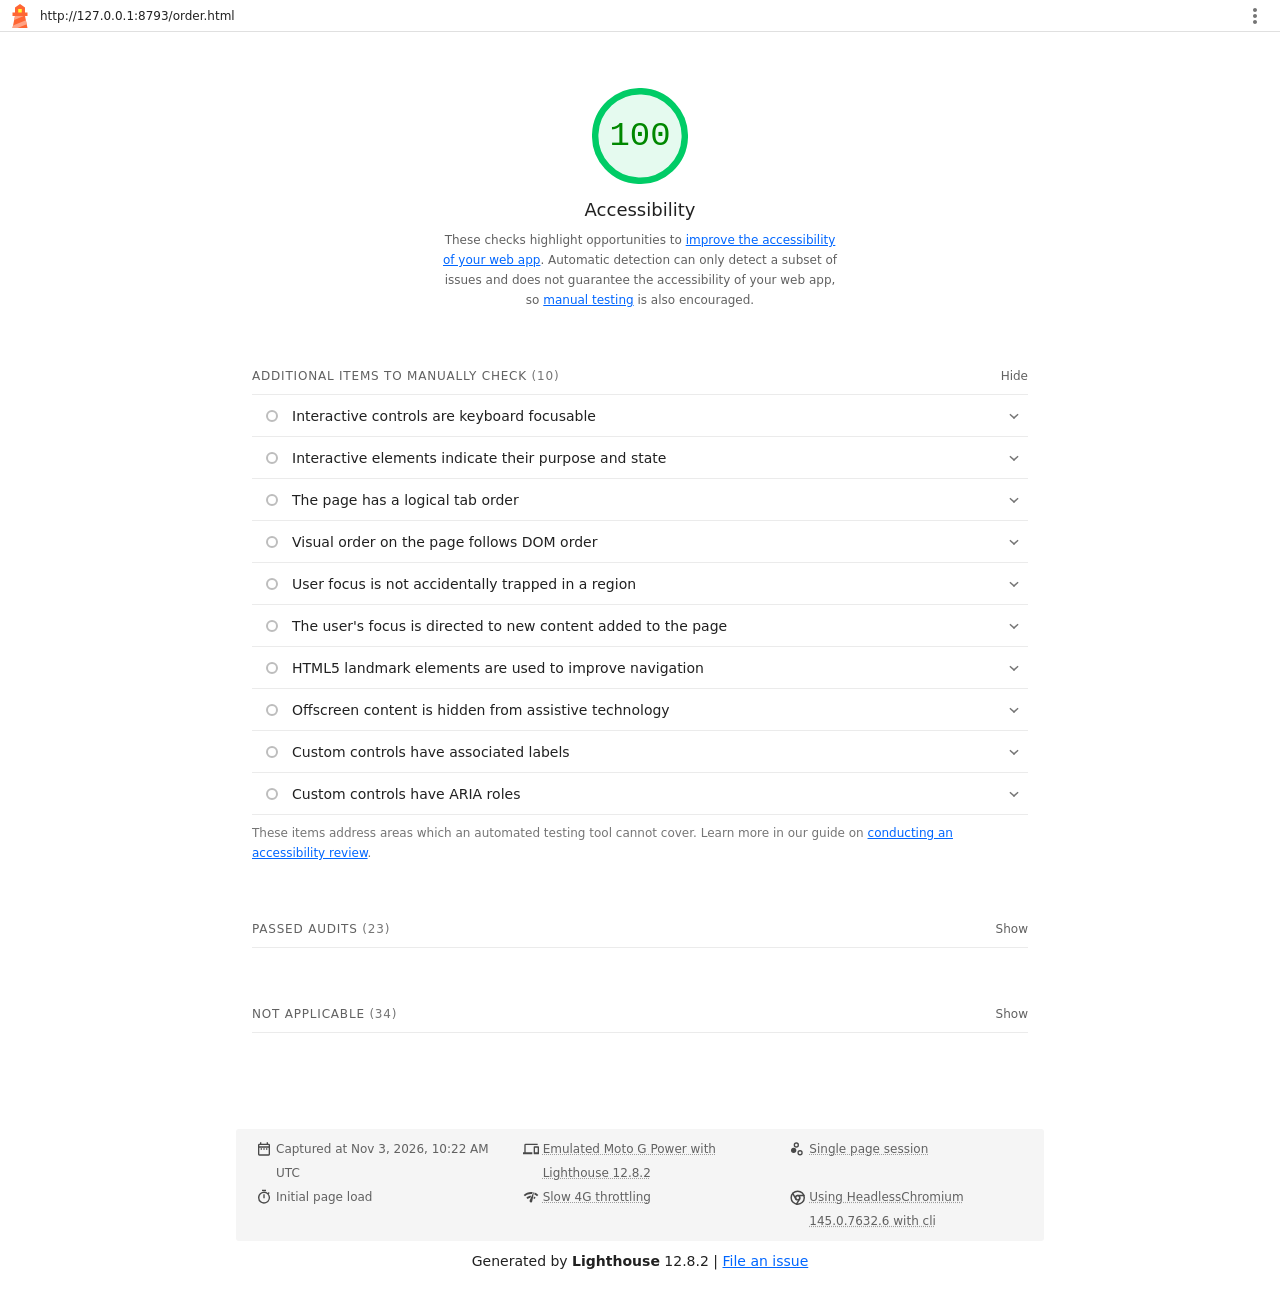
<file: lighthouse/order-accessibility.html>
<!--
@license
Copyright 2018 Google LLC
SPDX-License-Identifier: Apache-2.0
-->
<!doctype html>
<html lang="en">
<head>
  <meta charset="utf-8">
  <meta name="viewport" content="width=device-width, initial-scale=1, minimum-scale=1">
  <link rel="icon" href='data:image/svg+xml;utf8,<svg fill="none" xmlns="http://www.w3.org/2000/svg" viewBox="0 0 48 48"><path d="m14 7 10-7 10 7v10h5v7h-5l5 24H9l5-24H9v-7h5V7Z" fill="%23F63"/><path d="M31.561 24H14l-1.689 8.105L31.561 24ZM18.983 48H9l1.022-4.907L35.723 32.27l1.663 7.98L18.983 48Z" fill="%23FFA385"/><path fill="%23FF3" d="M20.5 10h7v7h-7z"/></svg>'>
  <title>Lighthouse Report</title>
  <style>body {margin: 0}</style>
</head>
<body>
  <noscript>Lighthouse report requires JavaScript. Please enable.</noscript>

  <div id="lh-log"></div>

  <script>window.__LIGHTHOUSE_JSON__ = {"lighthouseVersion":"12.8.2","requestedUrl":"http://127.0.0.1:8793/order.html","mainDocumentUrl":"http://127.0.0.1:8793/order.html","finalDisplayedUrl":"http://127.0.0.1:8793/order.html","finalUrl":"http://127.0.0.1:8793/order.html","fetchTime":"2026-11-03T10:22:52.994Z","gatherMode":"navigation","runWarnings":[],"userAgent":"Mozilla/5.0 (Macintosh; Intel Mac OS X 10_15_7) AppleWebKit/537.36 (KHTML, like Gecko) HeadlessChrome/145.0.7632.6 Safari/537.36","environment":{"networkUserAgent":"Mozilla/5.0 (Linux; Android 11; moto g power (2022)) AppleWebKit/537.36 (KHTML, like Gecko) Chrome/136.0.0.0 Mobile Safari/537.36","hostUserAgent":"Mozilla/5.0 (Macintosh; Intel Mac OS X 10_15_7) AppleWebKit/537.36 (KHTML, like Gecko) HeadlessChrome/145.0.7632.6 Safari/537.36","benchmarkIndex":4196.5,"credits":{"axe-core":"4.14.0"}},"audits":{"accesskeys":{"id":"accesskeys","title":"`[accesskey]` values are unique","description":"Access keys let users quickly focus a part of the page. For proper navigation, each access key must be unique. [Learn more about access keys](https://dequeuniversity.com/rules/axe/4.10/accesskeys).","score":null,"scoreDisplayMode":"notApplicable"},"aria-allowed-attr":{"id":"aria-allowed-attr","title":"`[aria-*]` attributes match their roles","description":"Each ARIA `role` supports a specific subset of `aria-*` attributes. Mismatching these invalidates the `aria-*` attributes. [Learn how to match ARIA attributes to their roles](https://dequeuniversity.com/rules/axe/4.10/aria-allowed-attr).","score":1,"scoreDisplayMode":"binary","details":{"type":"table","headings":[{"key":"node","valueType":"node","subItemsHeading":{"key":"relatedNode","valueType":"node"},"label":"Failing Elements"}],"items":[]}},"aria-allowed-role":{"id":"aria-allowed-role","title":"Uses ARIA roles only on compatible elements","description":"Many HTML elements can only be assigned certain ARIA roles. Using ARIA roles where they are not allowed can interfere with the accessibility of the web page. [Learn more about ARIA roles](https://dequeuniversity.com/rules/axe/4.10/aria-allowed-role).","score":1,"scoreDisplayMode":"binary","details":{"type":"table","headings":[{"key":"node","valueType":"node","subItemsHeading":{"key":"relatedNode","valueType":"node"},"label":"Failing Elements"}],"items":[]}},"aria-command-name":{"id":"aria-command-name","title":"`button`, `link`, and `menuitem` elements have accessible names","description":"When an element doesn't have an accessible name, screen readers announce it with a generic name, making it unusable for users who rely on screen readers. [Learn how to make command elements more accessible](https://dequeuniversity.com/rules/axe/4.10/aria-command-name).","score":null,"scoreDisplayMode":"notApplicable"},"aria-conditional-attr":{"id":"aria-conditional-attr","title":"ARIA attributes are used as specified for the element's role","description":"Some ARIA attributes are only allowed on an element under certain conditions. [Learn more about conditional ARIA attributes](https://dequeuniversity.com/rules/axe/4.10/aria-conditional-attr).","score":1,"scoreDisplayMode":"binary","details":{"type":"table","headings":[{"key":"node","valueType":"node","subItemsHeading":{"key":"relatedNode","valueType":"node"},"label":"Failing Elements"}],"items":[]}},"aria-deprecated-role":{"id":"aria-deprecated-role","title":"Deprecated ARIA roles were not used","description":"Deprecated ARIA roles may not be processed correctly by assistive technology. [Learn more about deprecated ARIA roles](https://dequeuniversity.com/rules/axe/4.10/aria-deprecated-role).","score":null,"scoreDisplayMode":"notApplicable"},"aria-dialog-name":{"id":"aria-dialog-name","title":"Elements with `role=\"dialog\"` or `role=\"alertdialog\"` have accessible names.","description":"ARIA dialog elements without accessible names may prevent screen readers users from discerning the purpose of these elements. [Learn how to make ARIA dialog elements more accessible](https://dequeuniversity.com/rules/axe/4.10/aria-dialog-name).","score":null,"scoreDisplayMode":"notApplicable"},"aria-hidden-body":{"id":"aria-hidden-body","title":"`[aria-hidden=\"true\"]` is not present on the document `\u003cbody>`","description":"Assistive technologies, like screen readers, work inconsistently when `aria-hidden=\"true\"` is set on the document `\u003cbody>`. [Learn how `aria-hidden` affects the document body](https://dequeuniversity.com/rules/axe/4.10/aria-hidden-body).","score":1,"scoreDisplayMode":"binary","details":{"type":"table","headings":[{"key":"node","valueType":"node","subItemsHeading":{"key":"relatedNode","valueType":"node"},"label":"Failing Elements"}],"items":[]}},"aria-hidden-focus":{"id":"aria-hidden-focus","title":"`[aria-hidden=\"true\"]` elements do not contain focusable descendents","description":"Focusable descendents within an `[aria-hidden=\"true\"]` element prevent those interactive elements from being available to users of assistive technologies like screen readers. [Learn how `aria-hidden` affects focusable elements](https://dequeuniversity.com/rules/axe/4.10/aria-hidden-focus).","score":null,"scoreDisplayMode":"notApplicable"},"aria-input-field-name":{"id":"aria-input-field-name","title":"ARIA input fields have accessible names","description":"When an input field doesn't have an accessible name, screen readers announce it with a generic name, making it unusable for users who rely on screen readers. [Learn more about input field labels](https://dequeuniversity.com/rules/axe/4.10/aria-input-field-name).","score":null,"scoreDisplayMode":"notApplicable"},"aria-meter-name":{"id":"aria-meter-name","title":"ARIA `meter` elements have accessible names","description":"When a meter element doesn't have an accessible name, screen readers announce it with a generic name, making it unusable for users who rely on screen readers. [Learn how to name `meter` elements](https://dequeuniversity.com/rules/axe/4.10/aria-meter-name).","score":null,"scoreDisplayMode":"notApplicable"},"aria-progressbar-name":{"id":"aria-progressbar-name","title":"ARIA `progressbar` elements have accessible names","description":"When a `progressbar` element doesn't have an accessible name, screen readers announce it with a generic name, making it unusable for users who rely on screen readers. [Learn how to label `progressbar` elements](https://dequeuniversity.com/rules/axe/4.10/aria-progressbar-name).","score":null,"scoreDisplayMode":"notApplicable"},"aria-prohibited-attr":{"id":"aria-prohibited-attr","title":"Elements use only permitted ARIA attributes","description":"Using ARIA attributes in roles where they are prohibited can mean that important information is not communicated to users of assistive technologies. [Learn more about prohibited ARIA roles](https://dequeuniversity.com/rules/axe/4.10/aria-prohibited-attr).","score":1,"scoreDisplayMode":"binary","details":{"type":"table","headings":[{"key":"node","valueType":"node","subItemsHeading":{"key":"relatedNode","valueType":"node"},"label":"Failing Elements"}],"items":[]}},"aria-required-attr":{"id":"aria-required-attr","title":"`[role]`s have all required `[aria-*]` attributes","description":"Some ARIA roles have required attributes that describe the state of the element to screen readers. [Learn more about roles and required attributes](https://dequeuniversity.com/rules/axe/4.10/aria-required-attr).","score":null,"scoreDisplayMode":"notApplicable"},"aria-required-children":{"id":"aria-required-children","title":"Elements with an ARIA `[role]` that require children to contain a specific `[role]` have all required children.","description":"Some ARIA parent roles must contain specific child roles to perform their intended accessibility functions. [Learn more about roles and required children elements](https://dequeuniversity.com/rules/axe/4.10/aria-required-children).","score":null,"scoreDisplayMode":"notApplicable"},"aria-required-parent":{"id":"aria-required-parent","title":"`[role]`s are contained by their required parent element","description":"Some ARIA child roles must be contained by specific parent roles to properly perform their intended accessibility functions. [Learn more about ARIA roles and required parent element](https://dequeuniversity.com/rules/axe/4.10/aria-required-parent).","score":null,"scoreDisplayMode":"notApplicable"},"aria-roles":{"id":"aria-roles","title":"`[role]` values are valid","description":"ARIA roles must have valid values in order to perform their intended accessibility functions. [Learn more about valid ARIA roles](https://dequeuniversity.com/rules/axe/4.10/aria-roles).","score":null,"scoreDisplayMode":"notApplicable"},"aria-text":{"id":"aria-text","title":"Elements with the `role=text` attribute do not have focusable descendents.","description":"Adding `role=text` around a text node split by markup enables VoiceOver to treat it as one phrase, but the element's focusable descendents will not be announced. [Learn more about the `role=text` attribute](https://dequeuniversity.com/rules/axe/4.10/aria-text).","score":null,"scoreDisplayMode":"notApplicable"},"aria-toggle-field-name":{"id":"aria-toggle-field-name","title":"ARIA toggle fields have accessible names","description":"When a toggle field doesn't have an accessible name, screen readers announce it with a generic name, making it unusable for users who rely on screen readers. [Learn more about toggle fields](https://dequeuniversity.com/rules/axe/4.10/aria-toggle-field-name).","score":null,"scoreDisplayMode":"notApplicable"},"aria-tooltip-name":{"id":"aria-tooltip-name","title":"ARIA `tooltip` elements have accessible names","description":"When a tooltip element doesn't have an accessible name, screen readers announce it with a generic name, making it unusable for users who rely on screen readers. [Learn how to name `tooltip` elements](https://dequeuniversity.com/rules/axe/4.10/aria-tooltip-name).","score":null,"scoreDisplayMode":"notApplicable"},"aria-treeitem-name":{"id":"aria-treeitem-name","title":"ARIA `treeitem` elements have accessible names","description":"When a `treeitem` element doesn't have an accessible name, screen readers announce it with a generic name, making it unusable for users who rely on screen readers. [Learn more about labeling `treeitem` elements](https://dequeuniversity.com/rules/axe/4.10/aria-treeitem-name).","score":null,"scoreDisplayMode":"notApplicable"},"aria-valid-attr-value":{"id":"aria-valid-attr-value","title":"`[aria-*]` attributes have valid values","description":"Assistive technologies, like screen readers, can't interpret ARIA attributes with invalid values. [Learn more about valid values for ARIA attributes](https://dequeuniversity.com/rules/axe/4.10/aria-valid-attr-value).","score":1,"scoreDisplayMode":"binary","details":{"type":"table","headings":[{"key":"node","valueType":"node","subItemsHeading":{"key":"relatedNode","valueType":"node"},"label":"Failing Elements"}],"items":[]}},"aria-valid-attr":{"id":"aria-valid-attr","title":"`[aria-*]` attributes are valid and not misspelled","description":"Assistive technologies, like screen readers, can't interpret ARIA attributes with invalid names. [Learn more about valid ARIA attributes](https://dequeuniversity.com/rules/axe/4.10/aria-valid-attr).","score":1,"scoreDisplayMode":"binary","details":{"type":"table","headings":[{"key":"node","valueType":"node","subItemsHeading":{"key":"relatedNode","valueType":"node"},"label":"Failing Elements"}],"items":[]}},"button-name":{"id":"button-name","title":"Buttons have an accessible name","description":"When a button doesn't have an accessible name, screen readers announce it as \"button\", making it unusable for users who rely on screen readers. [Learn how to make buttons more accessible](https://dequeuniversity.com/rules/axe/4.10/button-name).","score":1,"scoreDisplayMode":"binary","details":{"type":"table","headings":[{"key":"node","valueType":"node","subItemsHeading":{"key":"relatedNode","valueType":"node"},"label":"Failing Elements"}],"items":[]}},"bypass":{"id":"bypass","title":"The page contains a heading, skip link, or landmark region","description":"Adding ways to bypass repetitive content lets keyboard users navigate the page more efficiently. [Learn more about bypass blocks](https://dequeuniversity.com/rules/axe/4.10/bypass).","score":null,"scoreDisplayMode":"notApplicable"},"color-contrast":{"id":"color-contrast","title":"Background and foreground colors have a sufficient contrast ratio","description":"Low-contrast text is difficult or impossible for many users to read. [Learn how to provide sufficient color contrast](https://dequeuniversity.com/rules/axe/4.10/color-contrast).","score":1,"scoreDisplayMode":"binary","details":{"type":"table","headings":[{"key":"node","valueType":"node","subItemsHeading":{"key":"relatedNode","valueType":"node"},"label":"Failing Elements"}],"items":[]}},"definition-list":{"id":"definition-list","title":"`\u003cdl>`'s contain only properly-ordered `\u003cdt>` and `\u003cdd>` groups, `\u003cscript>`, `\u003ctemplate>` or `\u003cdiv>` elements.","description":"When definition lists are not properly marked up, screen readers may produce confusing or inaccurate output. [Learn how to structure definition lists correctly](https://dequeuniversity.com/rules/axe/4.10/definition-list).","score":null,"scoreDisplayMode":"notApplicable"},"dlitem":{"id":"dlitem","title":"Definition list items are wrapped in `\u003cdl>` elements","description":"Definition list items (`\u003cdt>` and `\u003cdd>`) must be wrapped in a parent `\u003cdl>` element to ensure that screen readers can properly announce them. [Learn how to structure definition lists correctly](https://dequeuniversity.com/rules/axe/4.10/dlitem).","score":null,"scoreDisplayMode":"notApplicable"},"document-title":{"id":"document-title","title":"Document has a `\u003ctitle>` element","description":"The title gives screen reader users an overview of the page, and search engine users rely on it heavily to determine if a page is relevant to their search. [Learn more about document titles](https://dequeuniversity.com/rules/axe/4.10/document-title).","score":1,"scoreDisplayMode":"binary","details":{"type":"table","headings":[{"key":"node","valueType":"node","subItemsHeading":{"key":"relatedNode","valueType":"node"},"label":"Failing Elements"}],"items":[]}},"duplicate-id-aria":{"id":"duplicate-id-aria","title":"ARIA IDs are unique","description":"The value of an ARIA ID must be unique to prevent other instances from being overlooked by assistive technologies. [Learn how to fix duplicate ARIA IDs](https://dequeuniversity.com/rules/axe/4.10/duplicate-id-aria).","score":null,"scoreDisplayMode":"notApplicable"},"empty-heading":{"id":"empty-heading","title":"All heading elements contain content.","description":"A heading with no content or inaccessible text prevent screen reader users from accessing information on the page's structure. [Learn more about headings](https://dequeuniversity.com/rules/axe/4.10/empty-heading).","score":null,"scoreDisplayMode":"notApplicable"},"form-field-multiple-labels":{"id":"form-field-multiple-labels","title":"No form fields have multiple labels","description":"Form fields with multiple labels can be confusingly announced by assistive technologies like screen readers which use either the first, the last, or all of the labels. [Learn how to use form labels](https://dequeuniversity.com/rules/axe/4.10/form-field-multiple-labels).","score":null,"scoreDisplayMode":"notApplicable"},"frame-title":{"id":"frame-title","title":"`\u003cframe>` or `\u003ciframe>` elements have a title","description":"Screen reader users rely on frame titles to describe the contents of frames. [Learn more about frame titles](https://dequeuniversity.com/rules/axe/4.10/frame-title).","score":null,"scoreDisplayMode":"notApplicable"},"heading-order":{"id":"heading-order","title":"Heading elements appear in a sequentially-descending order","description":"Properly ordered headings that do not skip levels convey the semantic structure of the page, making it easier to navigate and understand when using assistive technologies. [Learn more about heading order](https://dequeuniversity.com/rules/axe/4.10/heading-order).","score":1,"scoreDisplayMode":"binary","details":{"type":"table","headings":[{"key":"node","valueType":"node","subItemsHeading":{"key":"relatedNode","valueType":"node"},"label":"Failing Elements"}],"items":[]}},"html-has-lang":{"id":"html-has-lang","title":"`\u003chtml>` element has a `[lang]` attribute","description":"If a page doesn't specify a `lang` attribute, a screen reader assumes that the page is in the default language that the user chose when setting up the screen reader. If the page isn't actually in the default language, then the screen reader might not announce the page's text correctly. [Learn more about the `lang` attribute](https://dequeuniversity.com/rules/axe/4.10/html-has-lang).","score":1,"scoreDisplayMode":"binary","details":{"type":"table","headings":[{"key":"node","valueType":"node","subItemsHeading":{"key":"relatedNode","valueType":"node"},"label":"Failing Elements"}],"items":[]}},"html-lang-valid":{"id":"html-lang-valid","title":"`\u003chtml>` element has a valid value for its `[lang]` attribute","description":"Specifying a valid [BCP 47 language](https://www.w3.org/International/questions/qa-choosing-language-tags#question) helps screen readers announce text properly. [Learn how to use the `lang` attribute](https://dequeuniversity.com/rules/axe/4.10/html-lang-valid).","score":1,"scoreDisplayMode":"binary","details":{"type":"table","headings":[{"key":"node","valueType":"node","subItemsHeading":{"key":"relatedNode","valueType":"node"},"label":"Failing Elements"}],"items":[]}},"html-xml-lang-mismatch":{"id":"html-xml-lang-mismatch","title":"`\u003chtml>` element has an `[xml:lang]` attribute with the same base language as the `[lang]` attribute.","description":"If the webpage does not specify a consistent language, then the screen reader might not announce the page's text correctly. [Learn more about the `lang` attribute](https://dequeuniversity.com/rules/axe/4.10/html-xml-lang-mismatch).","score":null,"scoreDisplayMode":"notApplicable"},"identical-links-same-purpose":{"id":"identical-links-same-purpose","title":"Identical links have the same purpose.","description":"Links with the same destination should have the same description, to help users understand the link's purpose and decide whether to follow it. [Learn more about identical links](https://dequeuniversity.com/rules/axe/4.10/identical-links-same-purpose).","score":null,"scoreDisplayMode":"notApplicable"},"image-alt":{"id":"image-alt","title":"Image elements have `[alt]` attributes","description":"Informative elements should aim for short, descriptive alternate text. Decorative elements can be ignored with an empty alt attribute. [Learn more about the `alt` attribute](https://dequeuniversity.com/rules/axe/4.10/image-alt).","score":null,"scoreDisplayMode":"notApplicable"},"image-redundant-alt":{"id":"image-redundant-alt","title":"Image elements do not have `[alt]` attributes that are redundant text.","description":"Informative elements should aim for short, descriptive alternative text. Alternative text that is exactly the same as the text adjacent to the link or image is potentially confusing for screen reader users, because the text will be read twice. [Learn more about the `alt` attribute](https://dequeuniversity.com/rules/axe/4.10/image-redundant-alt).","score":null,"scoreDisplayMode":"notApplicable"},"input-button-name":{"id":"input-button-name","title":"Input buttons have discernible text.","description":"Adding discernable and accessible text to input buttons may help screen reader users understand the purpose of the input button. [Learn more about input buttons](https://dequeuniversity.com/rules/axe/4.10/input-button-name).","score":null,"scoreDisplayMode":"notApplicable"},"input-image-alt":{"id":"input-image-alt","title":"`\u003cinput type=\"image\">` elements have `[alt]` text","description":"When an image is being used as an `\u003cinput>` button, providing alternative text can help screen reader users understand the purpose of the button. [Learn about input image alt text](https://dequeuniversity.com/rules/axe/4.10/input-image-alt).","score":null,"scoreDisplayMode":"notApplicable"},"label-content-name-mismatch":{"id":"label-content-name-mismatch","title":"Elements with visible text labels have matching accessible names.","description":"Visible text labels that do not match the accessible name can result in a confusing experience for screen reader users. [Learn more about accessible names](https://dequeuniversity.com/rules/axe/4.10/label-content-name-mismatch).","score":null,"scoreDisplayMode":"notApplicable"},"label":{"id":"label","title":"Form elements have associated labels","description":"Labels ensure that form controls are announced properly by assistive technologies, like screen readers. [Learn more about form element labels](https://dequeuniversity.com/rules/axe/4.10/label).","score":1,"scoreDisplayMode":"binary","details":{"type":"table","headings":[{"key":"node","valueType":"node","subItemsHeading":{"key":"relatedNode","valueType":"node"},"label":"Failing Elements"}],"items":[]}},"landmark-one-main":{"id":"landmark-one-main","title":"Document has a main landmark.","description":"One main landmark helps screen reader users navigate a web page. [Learn more about landmarks](https://dequeuniversity.com/rules/axe/4.10/landmark-one-main).","score":null,"scoreDisplayMode":"notApplicable"},"link-name":{"id":"link-name","title":"Links have a discernible name","description":"Link text (and alternate text for images, when used as links) that is discernible, unique, and focusable improves the navigation experience for screen reader users. [Learn how to make links accessible](https://dequeuniversity.com/rules/axe/4.10/link-name).","score":1,"scoreDisplayMode":"binary","details":{"type":"table","headings":[{"key":"node","valueType":"node","subItemsHeading":{"key":"relatedNode","valueType":"node"},"label":"Failing Elements"}],"items":[]}},"link-in-text-block":{"id":"link-in-text-block","title":"Links are distinguishable without relying on color.","description":"Low-contrast text is difficult or impossible for many users to read. Link text that is discernible improves the experience for users with low vision. [Learn how to make links distinguishable](https://dequeuniversity.com/rules/axe/4.10/link-in-text-block).","score":1,"scoreDisplayMode":"binary","details":{"type":"table","headings":[{"key":"node","valueType":"node","subItemsHeading":{"key":"relatedNode","valueType":"node"},"label":"Failing Elements"}],"items":[]}},"list":{"id":"list","title":"Lists contain only `\u003cli>` elements and script supporting elements (`\u003cscript>` and `\u003ctemplate>`).","description":"Screen readers have a specific way of announcing lists. Ensuring proper list structure aids screen reader output. [Learn more about proper list structure](https://dequeuniversity.com/rules/axe/4.10/list).","score":1,"scoreDisplayMode":"binary","details":{"type":"table","headings":[{"key":"node","valueType":"node","subItemsHeading":{"key":"relatedNode","valueType":"node"},"label":"Failing Elements"}],"items":[]}},"listitem":{"id":"listitem","title":"List items (`\u003cli>`) are contained within `\u003cul>`, `\u003col>` or `\u003cmenu>` parent elements","description":"Screen readers require list items (`\u003cli>`) to be contained within a parent `\u003cul>`, `\u003col>` or `\u003cmenu>` to be announced properly. [Learn more about proper list structure](https://dequeuniversity.com/rules/axe/4.10/listitem).","score":1,"scoreDisplayMode":"binary","details":{"type":"table","headings":[{"key":"node","valueType":"node","subItemsHeading":{"key":"relatedNode","valueType":"node"},"label":"Failing Elements"}],"items":[]}},"meta-refresh":{"id":"meta-refresh","title":"The document does not use `\u003cmeta http-equiv=\"refresh\">`","description":"Users do not expect a page to refresh automatically, and doing so will move focus back to the top of the page. This may create a frustrating or confusing experience. [Learn more about the refresh meta tag](https://dequeuniversity.com/rules/axe/4.10/meta-refresh).","score":null,"scoreDisplayMode":"notApplicable"},"meta-viewport":{"id":"meta-viewport","title":"`[user-scalable=\"no\"]` is not used in the `\u003cmeta name=\"viewport\">` element and the `[maximum-scale]` attribute is not less than 5.","description":"Disabling zooming is problematic for users with low vision who rely on screen magnification to properly see the contents of a web page. [Learn more about the viewport meta tag](https://dequeuniversity.com/rules/axe/4.10/meta-viewport).","score":1,"scoreDisplayMode":"binary","details":{"type":"table","headings":[{"key":"node","valueType":"node","subItemsHeading":{"key":"relatedNode","valueType":"node"},"label":"Failing Elements"}],"items":[]}},"object-alt":{"id":"object-alt","title":"`\u003cobject>` elements have alternate text","description":"Screen readers cannot translate non-text content. Adding alternate text to `\u003cobject>` elements helps screen readers convey meaning to users. [Learn more about alt text for `object` elements](https://dequeuniversity.com/rules/axe/4.10/object-alt).","score":null,"scoreDisplayMode":"notApplicable"},"select-name":{"id":"select-name","title":"Select elements have associated label elements.","description":"Form elements without effective labels can create frustrating experiences for screen reader users. [Learn more about the `select` element](https://dequeuniversity.com/rules/axe/4.10/select-name).","score":1,"scoreDisplayMode":"binary","details":{"type":"table","headings":[{"key":"node","valueType":"node","subItemsHeading":{"key":"relatedNode","valueType":"node"},"label":"Failing Elements"}],"items":[]}},"skip-link":{"id":"skip-link","title":"Skip links are focusable.","description":"Including a skip link can help users skip to the main content to save time. [Learn more about skip links](https://dequeuniversity.com/rules/axe/4.10/skip-link).","score":1,"scoreDisplayMode":"binary","details":{"type":"table","headings":[{"key":"node","valueType":"node","subItemsHeading":{"key":"relatedNode","valueType":"node"},"label":"Failing Elements"}],"items":[]}},"tabindex":{"id":"tabindex","title":"No element has a `[tabindex]` value greater than 0","description":"A value greater than 0 implies an explicit navigation ordering. Although technically valid, this often creates frustrating experiences for users who rely on assistive technologies. [Learn more about the `tabindex` attribute](https://dequeuniversity.com/rules/axe/4.10/tabindex).","score":1,"scoreDisplayMode":"binary","details":{"type":"table","headings":[{"key":"node","valueType":"node","subItemsHeading":{"key":"relatedNode","valueType":"node"},"label":"Failing Elements"}],"items":[]}},"table-duplicate-name":{"id":"table-duplicate-name","title":"Tables have different content in the summary attribute and `\u003ccaption>`.","description":"The summary attribute should describe the table structure, while `\u003ccaption>` should have the onscreen title. Accurate table mark-up helps users of screen readers. [Learn more about summary and caption](https://dequeuniversity.com/rules/axe/4.10/table-duplicate-name).","score":null,"scoreDisplayMode":"notApplicable"},"table-fake-caption":{"id":"table-fake-caption","title":"Tables use `\u003ccaption>` instead of cells with the `[colspan]` attribute to indicate a caption.","description":"Screen readers have features to make navigating tables easier. Ensuring that tables use the actual caption element instead of cells with the `[colspan]` attribute may improve the experience for screen reader users. [Learn more about captions](https://dequeuniversity.com/rules/axe/4.10/table-fake-caption).","score":null,"scoreDisplayMode":"notApplicable"},"target-size":{"id":"target-size","title":"Touch targets have sufficient size and spacing.","description":"Touch targets with sufficient size and spacing help users who may have difficulty targeting small controls to activate the targets. [Learn more about touch targets](https://dequeuniversity.com/rules/axe/4.10/target-size).","score":1,"scoreDisplayMode":"binary","details":{"type":"table","headings":[{"key":"node","valueType":"node","subItemsHeading":{"key":"relatedNode","valueType":"node"},"label":"Failing Elements"}],"items":[]}},"td-has-header":{"id":"td-has-header","title":"`\u003ctd>` elements in a large `\u003ctable>` have one or more table headers.","description":"Screen readers have features to make navigating tables easier. Ensuring that `\u003ctd>` elements in a large table (3 or more cells in width and height) have an associated table header may improve the experience for screen reader users. [Learn more about table headers](https://dequeuniversity.com/rules/axe/4.10/td-has-header).","score":null,"scoreDisplayMode":"notApplicable"},"td-headers-attr":{"id":"td-headers-attr","title":"Cells in a `\u003ctable>` element that use the `[headers]` attribute refer to table cells within the same table.","description":"Screen readers have features to make navigating tables easier. Ensuring `\u003ctd>` cells using the `[headers]` attribute only refer to other cells in the same table may improve the experience for screen reader users. [Learn more about the `headers` attribute](https://dequeuniversity.com/rules/axe/4.10/td-headers-attr).","score":null,"scoreDisplayMode":"notApplicable"},"th-has-data-cells":{"id":"th-has-data-cells","title":"`\u003cth>` elements and elements with `[role=\"columnheader\"/\"rowheader\"]` have data cells they describe.","description":"Screen readers have features to make navigating tables easier. Ensuring table headers always refer to some set of cells may improve the experience for screen reader users. [Learn more about table headers](https://dequeuniversity.com/rules/axe/4.10/th-has-data-cells).","score":null,"scoreDisplayMode":"notApplicable"},"valid-lang":{"id":"valid-lang","title":"`[lang]` attributes have a valid value","description":"Specifying a valid [BCP 47 language](https://www.w3.org/International/questions/qa-choosing-language-tags#question) on elements helps ensure that text is pronounced correctly by a screen reader. [Learn how to use the `lang` attribute](https://dequeuniversity.com/rules/axe/4.10/valid-lang).","score":null,"scoreDisplayMode":"notApplicable"},"video-caption":{"id":"video-caption","title":"`\u003cvideo>` elements contain a `\u003ctrack>` element with `[kind=\"captions\"]`","description":"When a video provides a caption it is easier for deaf and hearing impaired users to access its information. [Learn more about video captions](https://dequeuniversity.com/rules/axe/4.10/video-caption).","score":null,"scoreDisplayMode":"notApplicable"},"custom-controls-labels":{"id":"custom-controls-labels","title":"Custom controls have associated labels","description":"Custom interactive controls have associated labels, provided by aria-label or aria-labelledby. [Learn more about custom controls and labels](https://developer.chrome.com/docs/lighthouse/accessibility/custom-controls-labels/).","score":null,"scoreDisplayMode":"manual"},"custom-controls-roles":{"id":"custom-controls-roles","title":"Custom controls have ARIA roles","description":"Custom interactive controls have appropriate ARIA roles. [Learn how to add roles to custom controls](https://developer.chrome.com/docs/lighthouse/accessibility/custom-control-roles/).","score":null,"scoreDisplayMode":"manual"},"focus-traps":{"id":"focus-traps","title":"User focus is not accidentally trapped in a region","description":"A user can tab into and out of any control or region without accidentally trapping their focus. [Learn how to avoid focus traps](https://developer.chrome.com/docs/lighthouse/accessibility/focus-traps/).","score":null,"scoreDisplayMode":"manual"},"focusable-controls":{"id":"focusable-controls","title":"Interactive controls are keyboard focusable","description":"Custom interactive controls are keyboard focusable and display a focus indicator. [Learn how to make custom controls focusable](https://developer.chrome.com/docs/lighthouse/accessibility/focusable-controls/).","score":null,"scoreDisplayMode":"manual"},"interactive-element-affordance":{"id":"interactive-element-affordance","title":"Interactive elements indicate their purpose and state","description":"Interactive elements, such as links and buttons, should indicate their state and be distinguishable from non-interactive elements. [Learn how to decorate interactive elements with affordance hints](https://developer.chrome.com/docs/lighthouse/accessibility/interactive-element-affordance/).","score":null,"scoreDisplayMode":"manual"},"logical-tab-order":{"id":"logical-tab-order","title":"The page has a logical tab order","description":"Tabbing through the page follows the visual layout. Users cannot focus elements that are offscreen. [Learn more about logical tab ordering](https://developer.chrome.com/docs/lighthouse/accessibility/logical-tab-order/).","score":null,"scoreDisplayMode":"manual"},"managed-focus":{"id":"managed-focus","title":"The user's focus is directed to new content added to the page","description":"If new content, such as a dialog, is added to the page, the user's focus is directed to it. [Learn how to direct focus to new content](https://developer.chrome.com/docs/lighthouse/accessibility/managed-focus/).","score":null,"scoreDisplayMode":"manual"},"offscreen-content-hidden":{"id":"offscreen-content-hidden","title":"Offscreen content is hidden from assistive technology","description":"Offscreen content is hidden with display: none or aria-hidden=true. [Learn how to properly hide offscreen content](https://developer.chrome.com/docs/lighthouse/accessibility/offscreen-content-hidden/).","score":null,"scoreDisplayMode":"manual"},"use-landmarks":{"id":"use-landmarks","title":"HTML5 landmark elements are used to improve navigation","description":"Landmark elements (`\u003cmain>`, `\u003cnav>`, etc.) are used to improve the keyboard navigation of the page for assistive technology. [Learn more about landmark elements](https://developer.chrome.com/docs/lighthouse/accessibility/use-landmarks/).","score":null,"scoreDisplayMode":"manual"},"visual-order-follows-dom":{"id":"visual-order-follows-dom","title":"Visual order on the page follows DOM order","description":"DOM order matches the visual order, improving navigation for assistive technology. [Learn more about DOM and visual ordering](https://developer.chrome.com/docs/lighthouse/accessibility/visual-order-follows-dom/).","score":null,"scoreDisplayMode":"manual"}},"configSettings":{"output":["html","json"],"maxWaitForFcp":30000,"maxWaitForLoad":45000,"pauseAfterFcpMs":1000,"pauseAfterLoadMs":1000,"networkQuietThresholdMs":1000,"cpuQuietThresholdMs":1000,"formFactor":"mobile","throttling":{"rttMs":150,"throughputKbps":1638.4,"requestLatencyMs":562.5,"downloadThroughputKbps":1474.5600000000002,"uploadThroughputKbps":675,"cpuSlowdownMultiplier":4},"throttlingMethod":"simulate","screenEmulation":{"mobile":true,"width":412,"height":823,"deviceScaleFactor":1.75,"disabled":false},"emulatedUserAgent":"Mozilla/5.0 (Linux; Android 11; moto g power (2022)) AppleWebKit/537.36 (KHTML, like Gecko) Chrome/136.0.0.0 Mobile Safari/537.36","auditMode":false,"gatherMode":false,"clearStorageTypes":["file_systems","shader_cache","service_workers","cache_storage"],"disableStorageReset":false,"debugNavigation":false,"channel":"cli","usePassiveGathering":false,"disableFullPageScreenshot":false,"skipAboutBlank":false,"blankPage":"about:blank","ignoreStatusCode":false,"locale":"en-US","blockedUrlPatterns":null,"additionalTraceCategories":null,"extraHeaders":null,"precomputedLanternData":null,"onlyAudits":null,"onlyCategories":["accessibility"],"skipAudits":null},"categories":{"accessibility":{"title":"Accessibility","description":"These checks highlight opportunities to [improve the accessibility of your web app](https://developer.chrome.com/docs/lighthouse/accessibility/). Automatic detection can only detect a subset of issues and does not guarantee the accessibility of your web app, so [manual testing](https://web.dev/articles/how-to-review) is also encouraged.","manualDescription":"These items address areas which an automated testing tool cannot cover. Learn more in our guide on [conducting an accessibility review](https://web.dev/articles/how-to-review).","supportedModes":["navigation","snapshot"],"auditRefs":[{"id":"accesskeys","weight":0,"group":"a11y-navigation"},{"id":"aria-allowed-attr","weight":10,"group":"a11y-aria"},{"id":"aria-allowed-role","weight":1,"group":"a11y-aria"},{"id":"aria-command-name","weight":0,"group":"a11y-aria"},{"id":"aria-conditional-attr","weight":7,"group":"a11y-aria"},{"id":"aria-deprecated-role","weight":0,"group":"a11y-aria"},{"id":"aria-dialog-name","weight":0,"group":"a11y-aria"},{"id":"aria-hidden-body","weight":10,"group":"a11y-aria"},{"id":"aria-hidden-focus","weight":0,"group":"a11y-aria"},{"id":"aria-input-field-name","weight":0,"group":"a11y-aria"},{"id":"aria-meter-name","weight":0,"group":"a11y-aria"},{"id":"aria-progressbar-name","weight":0,"group":"a11y-aria"},{"id":"aria-prohibited-attr","weight":7,"group":"a11y-aria"},{"id":"aria-required-attr","weight":0,"group":"a11y-aria"},{"id":"aria-required-children","weight":0,"group":"a11y-aria"},{"id":"aria-required-parent","weight":0,"group":"a11y-aria"},{"id":"aria-roles","weight":0,"group":"a11y-aria"},{"id":"aria-text","weight":0,"group":"a11y-aria"},{"id":"aria-toggle-field-name","weight":0,"group":"a11y-aria"},{"id":"aria-tooltip-name","weight":0,"group":"a11y-aria"},{"id":"aria-treeitem-name","weight":0,"group":"a11y-aria"},{"id":"aria-valid-attr-value","weight":10,"group":"a11y-aria"},{"id":"aria-valid-attr","weight":10,"group":"a11y-aria"},{"id":"button-name","weight":10,"group":"a11y-names-labels"},{"id":"bypass","weight":0,"group":"a11y-navigation"},{"id":"color-contrast","weight":7,"group":"a11y-color-contrast"},{"id":"definition-list","weight":0,"group":"a11y-tables-lists"},{"id":"dlitem","weight":0,"group":"a11y-tables-lists"},{"id":"document-title","weight":7,"group":"a11y-names-labels"},{"id":"duplicate-id-aria","weight":0,"group":"a11y-aria"},{"id":"form-field-multiple-labels","weight":0,"group":"a11y-names-labels"},{"id":"frame-title","weight":0,"group":"a11y-names-labels"},{"id":"heading-order","weight":3,"group":"a11y-navigation"},{"id":"html-has-lang","weight":7,"group":"a11y-language"},{"id":"html-lang-valid","weight":7,"group":"a11y-language"},{"id":"html-xml-lang-mismatch","weight":0,"group":"a11y-language"},{"id":"image-alt","weight":0,"group":"a11y-names-labels"},{"id":"image-redundant-alt","weight":0,"group":"a11y-names-labels"},{"id":"input-button-name","weight":0,"group":"a11y-names-labels"},{"id":"input-image-alt","weight":0,"group":"a11y-names-labels"},{"id":"label","weight":7,"group":"a11y-names-labels"},{"id":"link-in-text-block","weight":7,"group":"a11y-color-contrast"},{"id":"link-name","weight":7,"group":"a11y-names-labels"},{"id":"list","weight":7,"group":"a11y-tables-lists"},{"id":"listitem","weight":7,"group":"a11y-tables-lists"},{"id":"meta-refresh","weight":0,"group":"a11y-best-practices"},{"id":"meta-viewport","weight":10,"group":"a11y-best-practices"},{"id":"object-alt","weight":0,"group":"a11y-names-labels"},{"id":"select-name","weight":7,"group":"a11y-names-labels"},{"id":"skip-link","weight":3,"group":"a11y-names-labels"},{"id":"tabindex","weight":7,"group":"a11y-navigation"},{"id":"table-duplicate-name","weight":0,"group":"a11y-tables-lists"},{"id":"target-size","weight":7,"group":"a11y-best-practices"},{"id":"td-headers-attr","weight":0,"group":"a11y-tables-lists"},{"id":"th-has-data-cells","weight":0,"group":"a11y-tables-lists"},{"id":"valid-lang","weight":0,"group":"a11y-language"},{"id":"video-caption","weight":0,"group":"a11y-audio-video"},{"id":"focusable-controls","weight":0},{"id":"interactive-element-affordance","weight":0},{"id":"logical-tab-order","weight":0},{"id":"visual-order-follows-dom","weight":0},{"id":"focus-traps","weight":0},{"id":"managed-focus","weight":0},{"id":"use-landmarks","weight":0},{"id":"offscreen-content-hidden","weight":0},{"id":"custom-controls-labels","weight":0},{"id":"custom-controls-roles","weight":0},{"id":"empty-heading","weight":0,"group":"hidden"},{"id":"identical-links-same-purpose","weight":0,"group":"hidden"},{"id":"landmark-one-main","weight":0,"group":"hidden"},{"id":"label-content-name-mismatch","weight":0,"group":"hidden"},{"id":"table-fake-caption","weight":0,"group":"hidden"},{"id":"td-has-header","weight":0,"group":"hidden"}],"id":"accessibility","score":1}},"categoryGroups":{"metrics":{"title":"Metrics"},"insights":{"title":"Insights","description":"These insights are also available in the Chrome DevTools Performance Panel - [record a trace](https://developer.chrome.com/docs/devtools/performance/reference) to view more detailed information."},"diagnostics":{"title":"Diagnostics","description":"More information about the performance of your application. These numbers don't [directly affect](https://developer.chrome.com/docs/lighthouse/performance/performance-scoring/) the Performance score."},"a11y-best-practices":{"title":"Best practices","description":"These items highlight common accessibility best practices."},"a11y-color-contrast":{"title":"Contrast","description":"These are opportunities to improve the legibility of your content."},"a11y-names-labels":{"title":"Names and labels","description":"These are opportunities to improve the semantics of the controls in your application. This may enhance the experience for users of assistive technology, like a screen reader."},"a11y-navigation":{"title":"Navigation","description":"These are opportunities to improve keyboard navigation in your application."},"a11y-aria":{"title":"ARIA","description":"These are opportunities to improve the usage of ARIA in your application which may enhance the experience for users of assistive technology, like a screen reader."},"a11y-language":{"title":"Internationalization and localization","description":"These are opportunities to improve the interpretation of your content by users in different locales."},"a11y-audio-video":{"title":"Audio and video","description":"These are opportunities to provide alternative content for audio and video. This may improve the experience for users with hearing or vision impairments."},"a11y-tables-lists":{"title":"Tables and lists","description":"These are opportunities to improve the experience of reading tabular or list data using assistive technology, like a screen reader."},"seo-mobile":{"title":"Mobile Friendly","description":"Make sure your pages are mobile friendly so users don’t have to pinch or zoom in order to read the content pages. [Learn how to make pages mobile-friendly](https://developers.google.com/search/mobile-sites/)."},"seo-content":{"title":"Content Best Practices","description":"Format your HTML in a way that enables crawlers to better understand your app’s content."},"seo-crawl":{"title":"Crawling and Indexing","description":"To appear in search results, crawlers need access to your app."},"best-practices-trust-safety":{"title":"Trust and Safety"},"best-practices-ux":{"title":"User Experience"},"best-practices-browser-compat":{"title":"Browser Compatibility"},"best-practices-general":{"title":"General"},"hidden":{"title":""}},"stackPacks":[],"entities":[{"name":"127.0.0.1","origins":["http://127.0.0.1:8793"],"isFirstParty":true,"isUnrecognized":true}],"fullPageScreenshot":{"screenshot":{"data":"[data-uri]","width":412,"height":1779},"nodes":{}},"timing":{"entries":[{"startTime":877.77,"name":"lh:config","duration":214.68,"entryType":"measure"},{"startTime":879.48,"name":"lh:config:resolveArtifactsToDefns","duration":29.63,"entryType":"measure"},{"startTime":1092.51,"name":"lh:runner:gather","duration":4668.06,"entryType":"measure"},{"startTime":1134.06,"name":"lh:driver:connect","duration":2.3,"entryType":"measure"},{"startTime":1136.45,"name":"lh:driver:navigate","duration":1.88,"entryType":"measure"},{"startTime":1138.49,"name":"lh:gather:getBenchmarkIndex","duration":1000.96,"entryType":"measure"},{"startTime":2139.6,"name":"lh:gather:getVersion","duration":0.49,"entryType":"measure"},{"startTime":2140.15,"name":"lh:gather:getDevicePixelRatio","duration":0.56,"entryType":"measure"},{"startTime":2141.59,"name":"lh:prepare:navigationMode","duration":31.2,"entryType":"measure"},{"startTime":2148.5,"name":"lh:storage:clearDataForOrigin","duration":20.2,"entryType":"measure"},{"startTime":2168.74,"name":"lh:storage:clearBrowserCaches","duration":3.41,"entryType":"measure"},{"startTime":2172.46,"name":"lh:gather:prepareThrottlingAndNetwork","duration":0.33,"entryType":"measure"},{"startTime":2176.24,"name":"lh:driver:navigate","duration":2353.43,"entryType":"measure"},{"startTime":4532.59,"name":"lh:computed:NetworkRecords","duration":0.88,"entryType":"measure"},{"startTime":4533.93,"name":"lh:gather:getArtifact:DevtoolsLog","duration":0.03,"entryType":"measure"},{"startTime":4533.97,"name":"lh:gather:getArtifact:Accessibility","duration":107.7,"entryType":"measure"},{"startTime":4641.8,"name":"lh:gather:getArtifact:NetworkUserAgent","duration":0.03,"entryType":"measure"},{"startTime":4641.84,"name":"lh:gather:getArtifact:Stacks","duration":4.27,"entryType":"measure"},{"startTime":4641.88,"name":"lh:gather:collectStacks","duration":4.22,"entryType":"measure"},{"startTime":4646.12,"name":"lh:gather:getArtifact:FullPageScreenshot","duration":1111.28,"entryType":"measure"},{"startTime":5760.74,"name":"lh:runner:audit","duration":65.74,"entryType":"measure"},{"startTime":5760.79,"name":"lh:runner:auditing","duration":65.5,"entryType":"measure"},{"startTime":5761.58,"name":"lh:audit:accesskeys","duration":0.62,"entryType":"measure"},{"startTime":5762.34,"name":"lh:audit:aria-allowed-attr","duration":1.74,"entryType":"measure"},{"startTime":5764.21,"name":"lh:audit:aria-allowed-role","duration":1.62,"entryType":"measure"},{"startTime":5765.97,"name":"lh:audit:aria-command-name","duration":0.53,"entryType":"measure"},{"startTime":5766.64,"name":"lh:audit:aria-conditional-attr","duration":1.44,"entryType":"measure"},{"startTime":5768.17,"name":"lh:audit:aria-deprecated-role","duration":0.32,"entryType":"measure"},{"startTime":5768.57,"name":"lh:audit:aria-dialog-name","duration":0.35,"entryType":"measure"},{"startTime":5769.02,"name":"lh:audit:aria-hidden-body","duration":1.19,"entryType":"measure"},{"startTime":5770.31,"name":"lh:audit:aria-hidden-focus","duration":0.39,"entryType":"measure"},{"startTime":5770.79,"name":"lh:audit:aria-input-field-name","duration":0.4,"entryType":"measure"},{"startTime":5771.26,"name":"lh:audit:aria-meter-name","duration":0.45,"entryType":"measure"},{"startTime":5771.8,"name":"lh:audit:aria-progressbar-name","duration":0.48,"entryType":"measure"},{"startTime":5772.36,"name":"lh:audit:aria-prohibited-attr","duration":1.11,"entryType":"measure"},{"startTime":5773.58,"name":"lh:audit:aria-required-attr","duration":0.43,"entryType":"measure"},{"startTime":5774.09,"name":"lh:audit:aria-required-children","duration":0.47,"entryType":"measure"},{"startTime":5774.64,"name":"lh:audit:aria-required-parent","duration":0.43,"entryType":"measure"},{"startTime":5775.14,"name":"lh:audit:aria-roles","duration":0.51,"entryType":"measure"},{"startTime":5775.75,"name":"lh:audit:aria-text","duration":0.59,"entryType":"measure"},{"startTime":5776.43,"name":"lh:audit:aria-toggle-field-name","duration":0.57,"entryType":"measure"},{"startTime":5777.08,"name":"lh:audit:aria-tooltip-name","duration":0.55,"entryType":"measure"},{"startTime":5777.71,"name":"lh:audit:aria-treeitem-name","duration":0.62,"entryType":"measure"},{"startTime":5778.41,"name":"lh:audit:aria-valid-attr-value","duration":1,"entryType":"measure"},{"startTime":5779.48,"name":"lh:audit:aria-valid-attr","duration":0.96,"entryType":"measure"},{"startTime":5780.51,"name":"lh:audit:button-name","duration":0.93,"entryType":"measure"},{"startTime":5781.52,"name":"lh:audit:bypass","duration":0.94,"entryType":"measure"},{"startTime":5782.53,"name":"lh:audit:color-contrast","duration":0.95,"entryType":"measure"},{"startTime":5783.56,"name":"lh:audit:definition-list","duration":0.59,"entryType":"measure"},{"startTime":5784.22,"name":"lh:audit:dlitem","duration":0.58,"entryType":"measure"},{"startTime":5784.86,"name":"lh:audit:document-title","duration":0.92,"entryType":"measure"},{"startTime":5785.85,"name":"lh:audit:duplicate-id-aria","duration":0.87,"entryType":"measure"},{"startTime":5786.78,"name":"lh:audit:empty-heading","duration":0.84,"entryType":"measure"},{"startTime":5787.69,"name":"lh:audit:form-field-multiple-labels","duration":0.91,"entryType":"measure"},{"startTime":5788.67,"name":"lh:audit:frame-title","duration":0.57,"entryType":"measure"},{"startTime":5789.32,"name":"lh:audit:heading-order","duration":0.89,"entryType":"measure"},{"startTime":5790.3,"name":"lh:audit:html-has-lang","duration":0.92,"entryType":"measure"},{"startTime":5791.29,"name":"lh:audit:html-lang-valid","duration":0.86,"entryType":"measure"},{"startTime":5792.22,"name":"lh:audit:html-xml-lang-mismatch","duration":0.64,"entryType":"measure"},{"startTime":5792.93,"name":"lh:audit:identical-links-same-purpose","duration":0.83,"entryType":"measure"},{"startTime":5793.83,"name":"lh:audit:image-alt","duration":0.57,"entryType":"measure"},{"startTime":5794.46,"name":"lh:audit:image-redundant-alt","duration":0.63,"entryType":"measure"},{"startTime":5795.15,"name":"lh:audit:input-button-name","duration":0.59,"entryType":"measure"},{"startTime":5795.8,"name":"lh:audit:input-image-alt","duration":0.68,"entryType":"measure"},{"startTime":5796.55,"name":"lh:audit:label-content-name-mismatch","duration":5.27,"entryType":"measure"},{"startTime":5801.92,"name":"lh:audit:label","duration":1.03,"entryType":"measure"},{"startTime":5803.03,"name":"lh:audit:landmark-one-main","duration":0.99,"entryType":"measure"},{"startTime":5804.1,"name":"lh:audit:link-name","duration":0.98,"entryType":"measure"},{"startTime":5805.15,"name":"lh:audit:link-in-text-block","duration":1.03,"entryType":"measure"},{"startTime":5806.27,"name":"lh:audit:list","duration":1.32,"entryType":"measure"},{"startTime":5807.84,"name":"lh:audit:listitem","duration":1.45,"entryType":"measure"},{"startTime":5809.38,"name":"lh:audit:meta-refresh","duration":0.84,"entryType":"measure"},{"startTime":5810.33,"name":"lh:audit:meta-viewport","duration":1.37,"entryType":"measure"},{"startTime":5811.8,"name":"lh:audit:object-alt","duration":1.01,"entryType":"measure"},{"startTime":5812.89,"name":"lh:audit:select-name","duration":1.1,"entryType":"measure"},{"startTime":5814.08,"name":"lh:audit:skip-link","duration":1.06,"entryType":"measure"},{"startTime":5815.22,"name":"lh:audit:tabindex","duration":1.23,"entryType":"measure"},{"startTime":5816.56,"name":"lh:audit:table-duplicate-name","duration":1.06,"entryType":"measure"},{"startTime":5817.72,"name":"lh:audit:table-fake-caption","duration":1.1,"entryType":"measure"},{"startTime":5818.9,"name":"lh:audit:target-size","duration":1.13,"entryType":"measure"},{"startTime":5820.13,"name":"lh:audit:td-has-header","duration":1.09,"entryType":"measure"},{"startTime":5821.32,"name":"lh:audit:td-headers-attr","duration":1.18,"entryType":"measure"},{"startTime":5822.6,"name":"lh:audit:th-has-data-cells","duration":1.18,"entryType":"measure"},{"startTime":5823.86,"name":"lh:audit:valid-lang","duration":1.09,"entryType":"measure"},{"startTime":5825.03,"name":"lh:audit:video-caption","duration":1.09,"entryType":"measure"},{"startTime":5826.13,"name":"lh:audit:custom-controls-labels","duration":0.07,"entryType":"measure"},{"startTime":5826.21,"name":"lh:audit:custom-controls-roles","duration":0.01,"entryType":"measure"},{"startTime":5826.22,"name":"lh:audit:focus-traps","duration":0,"entryType":"measure"},{"startTime":5826.23,"name":"lh:audit:focusable-controls","duration":0.02,"entryType":"measure"},{"startTime":5826.25,"name":"lh:audit:interactive-element-affordance","duration":0,"entryType":"measure"},{"startTime":5826.26,"name":"lh:audit:logical-tab-order","duration":0,"entryType":"measure"},{"startTime":5826.26,"name":"lh:audit:managed-focus","duration":0,"entryType":"measure"},{"startTime":5826.27,"name":"lh:audit:offscreen-content-hidden","duration":0,"entryType":"measure"},{"startTime":5826.27,"name":"lh:audit:use-landmarks","duration":0.01,"entryType":"measure"},{"startTime":5826.28,"name":"lh:audit:visual-order-follows-dom","duration":0,"entryType":"measure"},{"startTime":5826.3,"name":"lh:runner:generate","duration":0.17,"entryType":"measure"},{"startTime":5826.62,"name":"lh:computed:EntityClassification","duration":0.43,"entryType":"measure"}],"total":4733.8},"i18n":{"rendererFormattedStrings":{"calculatorLink":"See calculator.","collapseView":"Collapse view","crcInitialNavigation":"Initial Navigation","crcLongestDurationLabel":"Maximum critical path latency:","dropdownCopyJSON":"Copy JSON","dropdownDarkTheme":"Toggle Dark Theme","dropdownPrintExpanded":"Print Expanded","dropdownPrintSummary":"Print Summary","dropdownSaveGist":"Save as Gist","dropdownSaveHTML":"Save as HTML","dropdownSaveJSON":"Save as JSON","dropdownViewUnthrottledTrace":"View Unthrottled Trace","dropdownViewer":"Open in Viewer","errorLabel":"Error!","errorMissingAuditInfo":"Report error: no audit information","expandView":"Expand view","firstPartyChipLabel":"1st party","footerIssue":"File an issue","goBackToAudits":"Go back to audits","hide":"Hide","insightsNotice":"Later this year, insights will replace performance audits. [Learn more and provide feedback here](https://github.com/GoogleChrome/lighthouse/discussions/16462).","labDataTitle":"Lab Data","lsPerformanceCategoryDescription":"[Lighthouse](https://developers.google.com/web/tools/lighthouse/) analysis of the current page on an emulated mobile network. Values are estimated and may vary.","manualAuditsGroupTitle":"Additional items to manually check","notApplicableAuditsGroupTitle":"Not applicable","openInANewTabTooltip":"Open in a new tab","opportunityResourceColumnLabel":"Opportunity","opportunitySavingsColumnLabel":"Estimated Savings","passedAuditsGroupTitle":"Passed audits","runtimeAnalysisWindow":"Initial page load","runtimeAnalysisWindowSnapshot":"Point-in-time snapshot","runtimeAnalysisWindowTimespan":"User interactions timespan","runtimeCustom":"Custom throttling","runtimeDesktopEmulation":"Emulated Desktop","runtimeMobileEmulation":"Emulated Moto G Power","runtimeNoEmulation":"No emulation","runtimeSettingsAxeVersion":"Axe version","runtimeSettingsBenchmark":"Unthrottled CPU/Memory Power","runtimeSettingsCPUThrottling":"CPU throttling","runtimeSettingsDevice":"Device","runtimeSettingsNetworkThrottling":"Network throttling","runtimeSettingsScreenEmulation":"Screen emulation","runtimeSettingsUANetwork":"User agent (network)","runtimeSingleLoad":"Single page session","runtimeSingleLoadTooltip":"This data is taken from a single page session, as opposed to field data summarizing many sessions.","runtimeSlow4g":"Slow 4G throttling","runtimeUnknown":"Unknown","show":"Show","showRelevantAudits":"Show audits relevant to:","snippetCollapseButtonLabel":"Collapse snippet","snippetExpandButtonLabel":"Expand snippet","thirdPartyResourcesLabel":"Show 3rd-party resources","throttlingProvided":"Provided by environment","toplevelWarningsMessage":"There were issues affecting this run of Lighthouse:","tryInsights":"Try insights","unattributable":"Unattributable","varianceDisclaimer":"Values are estimated and may vary. The [performance score is calculated](https://developer.chrome.com/docs/lighthouse/performance/performance-scoring/) directly from these metrics.","viewTraceLabel":"View Trace","viewTreemapLabel":"View Treemap","warningAuditsGroupTitle":"Passed audits but with warnings","warningHeader":"Warnings: "},"icuMessagePaths":{"core/audits/accessibility/accesskeys.js | title":["audits.accesskeys.title"],"core/audits/accessibility/accesskeys.js | description":["audits.accesskeys.description"],"core/audits/accessibility/aria-allowed-attr.js | title":["audits[aria-allowed-attr].title"],"core/audits/accessibility/aria-allowed-attr.js | description":["audits[aria-allowed-attr].description"],"core/lib/i18n/i18n.js | columnFailingElem":["audits[aria-allowed-attr].details.headings[0].label","audits[aria-allowed-role].details.headings[0].label","audits[aria-conditional-attr].details.headings[0].label","audits[aria-hidden-body].details.headings[0].label","audits[aria-prohibited-attr].details.headings[0].label","audits[aria-valid-attr-value].details.headings[0].label","audits[aria-valid-attr].details.headings[0].label","audits[button-name].details.headings[0].label","audits[color-contrast].details.headings[0].label","audits[document-title].details.headings[0].label","audits[heading-order].details.headings[0].label","audits[html-has-lang].details.headings[0].label","audits[html-lang-valid].details.headings[0].label","audits.label.details.headings[0].label","audits[link-name].details.headings[0].label","audits[link-in-text-block].details.headings[0].label","audits.list.details.headings[0].label","audits.listitem.details.headings[0].label","audits[meta-viewport].details.headings[0].label","audits[select-name].details.headings[0].label","audits[skip-link].details.headings[0].label","audits.tabindex.details.headings[0].label","audits[target-size].details.headings[0].label"],"core/audits/accessibility/aria-allowed-role.js | title":["audits[aria-allowed-role].title"],"core/audits/accessibility/aria-allowed-role.js | description":["audits[aria-allowed-role].description"],"core/audits/accessibility/aria-command-name.js | title":["audits[aria-command-name].title"],"core/audits/accessibility/aria-command-name.js | description":["audits[aria-command-name].description"],"core/audits/accessibility/aria-conditional-attr.js | title":["audits[aria-conditional-attr].title"],"core/audits/accessibility/aria-conditional-attr.js | description":["audits[aria-conditional-attr].description"],"core/audits/accessibility/aria-deprecated-role.js | title":["audits[aria-deprecated-role].title"],"core/audits/accessibility/aria-deprecated-role.js | description":["audits[aria-deprecated-role].description"],"core/audits/accessibility/aria-dialog-name.js | title":["audits[aria-dialog-name].title"],"core/audits/accessibility/aria-dialog-name.js | description":["audits[aria-dialog-name].description"],"core/audits/accessibility/aria-hidden-body.js | title":["audits[aria-hidden-body].title"],"core/audits/accessibility/aria-hidden-body.js | description":["audits[aria-hidden-body].description"],"core/audits/accessibility/aria-hidden-focus.js | title":["audits[aria-hidden-focus].title"],"core/audits/accessibility/aria-hidden-focus.js | description":["audits[aria-hidden-focus].description"],"core/audits/accessibility/aria-input-field-name.js | title":["audits[aria-input-field-name].title"],"core/audits/accessibility/aria-input-field-name.js | description":["audits[aria-input-field-name].description"],"core/audits/accessibility/aria-meter-name.js | title":["audits[aria-meter-name].title"],"core/audits/accessibility/aria-meter-name.js | description":["audits[aria-meter-name].description"],"core/audits/accessibility/aria-progressbar-name.js | title":["audits[aria-progressbar-name].title"],"core/audits/accessibility/aria-progressbar-name.js | description":["audits[aria-progressbar-name].description"],"core/audits/accessibility/aria-prohibited-attr.js | title":["audits[aria-prohibited-attr].title"],"core/audits/accessibility/aria-prohibited-attr.js | description":["audits[aria-prohibited-attr].description"],"core/audits/accessibility/aria-required-attr.js | title":["audits[aria-required-attr].title"],"core/audits/accessibility/aria-required-attr.js | description":["audits[aria-required-attr].description"],"core/audits/accessibility/aria-required-children.js | title":["audits[aria-required-children].title"],"core/audits/accessibility/aria-required-children.js | description":["audits[aria-required-children].description"],"core/audits/accessibility/aria-required-parent.js | title":["audits[aria-required-parent].title"],"core/audits/accessibility/aria-required-parent.js | description":["audits[aria-required-parent].description"],"core/audits/accessibility/aria-roles.js | title":["audits[aria-roles].title"],"core/audits/accessibility/aria-roles.js | description":["audits[aria-roles].description"],"core/audits/accessibility/aria-text.js | title":["audits[aria-text].title"],"core/audits/accessibility/aria-text.js | description":["audits[aria-text].description"],"core/audits/accessibility/aria-toggle-field-name.js | title":["audits[aria-toggle-field-name].title"],"core/audits/accessibility/aria-toggle-field-name.js | description":["audits[aria-toggle-field-name].description"],"core/audits/accessibility/aria-tooltip-name.js | title":["audits[aria-tooltip-name].title"],"core/audits/accessibility/aria-tooltip-name.js | description":["audits[aria-tooltip-name].description"],"core/audits/accessibility/aria-treeitem-name.js | title":["audits[aria-treeitem-name].title"],"core/audits/accessibility/aria-treeitem-name.js | description":["audits[aria-treeitem-name].description"],"core/audits/accessibility/aria-valid-attr-value.js | title":["audits[aria-valid-attr-value].title"],"core/audits/accessibility/aria-valid-attr-value.js | description":["audits[aria-valid-attr-value].description"],"core/audits/accessibility/aria-valid-attr.js | title":["audits[aria-valid-attr].title"],"core/audits/accessibility/aria-valid-attr.js | description":["audits[aria-valid-attr].description"],"core/audits/accessibility/button-name.js | title":["audits[button-name].title"],"core/audits/accessibility/button-name.js | description":["audits[button-name].description"],"core/audits/accessibility/bypass.js | title":["audits.bypass.title"],"core/audits/accessibility/bypass.js | description":["audits.bypass.description"],"core/audits/accessibility/color-contrast.js | title":["audits[color-contrast].title"],"core/audits/accessibility/color-contrast.js | description":["audits[color-contrast].description"],"core/audits/accessibility/definition-list.js | title":["audits[definition-list].title"],"core/audits/accessibility/definition-list.js | description":["audits[definition-list].description"],"core/audits/accessibility/dlitem.js | title":["audits.dlitem.title"],"core/audits/accessibility/dlitem.js | description":["audits.dlitem.description"],"core/audits/accessibility/document-title.js | title":["audits[document-title].title"],"core/audits/accessibility/document-title.js | description":["audits[document-title].description"],"core/audits/accessibility/duplicate-id-aria.js | title":["audits[duplicate-id-aria].title"],"core/audits/accessibility/duplicate-id-aria.js | description":["audits[duplicate-id-aria].description"],"core/audits/accessibility/empty-heading.js | title":["audits[empty-heading].title"],"core/audits/accessibility/empty-heading.js | description":["audits[empty-heading].description"],"core/audits/accessibility/form-field-multiple-labels.js | title":["audits[form-field-multiple-labels].title"],"core/audits/accessibility/form-field-multiple-labels.js | description":["audits[form-field-multiple-labels].description"],"core/audits/accessibility/frame-title.js | title":["audits[frame-title].title"],"core/audits/accessibility/frame-title.js | description":["audits[frame-title].description"],"core/audits/accessibility/heading-order.js | title":["audits[heading-order].title"],"core/audits/accessibility/heading-order.js | description":["audits[heading-order].description"],"core/audits/accessibility/html-has-lang.js | title":["audits[html-has-lang].title"],"core/audits/accessibility/html-has-lang.js | description":["audits[html-has-lang].description"],"core/audits/accessibility/html-lang-valid.js | title":["audits[html-lang-valid].title"],"core/audits/accessibility/html-lang-valid.js | description":["audits[html-lang-valid].description"],"core/audits/accessibility/html-xml-lang-mismatch.js | title":["audits[html-xml-lang-mismatch].title"],"core/audits/accessibility/html-xml-lang-mismatch.js | description":["audits[html-xml-lang-mismatch].description"],"core/audits/accessibility/identical-links-same-purpose.js | title":["audits[identical-links-same-purpose].title"],"core/audits/accessibility/identical-links-same-purpose.js | description":["audits[identical-links-same-purpose].description"],"core/audits/accessibility/image-alt.js | title":["audits[image-alt].title"],"core/audits/accessibility/image-alt.js | description":["audits[image-alt].description"],"core/audits/accessibility/image-redundant-alt.js | title":["audits[image-redundant-alt].title"],"core/audits/accessibility/image-redundant-alt.js | description":["audits[image-redundant-alt].description"],"core/audits/accessibility/input-button-name.js | title":["audits[input-button-name].title"],"core/audits/accessibility/input-button-name.js | description":["audits[input-button-name].description"],"core/audits/accessibility/input-image-alt.js | title":["audits[input-image-alt].title"],"core/audits/accessibility/input-image-alt.js | description":["audits[input-image-alt].description"],"core/audits/accessibility/label-content-name-mismatch.js | title":["audits[label-content-name-mismatch].title"],"core/audits/accessibility/label-content-name-mismatch.js | description":["audits[label-content-name-mismatch].description"],"core/audits/accessibility/label.js | title":["audits.label.title"],"core/audits/accessibility/label.js | description":["audits.label.description"],"core/audits/accessibility/landmark-one-main.js | title":["audits[landmark-one-main].title"],"core/audits/accessibility/landmark-one-main.js | description":["audits[landmark-one-main].description"],"core/audits/accessibility/link-name.js | title":["audits[link-name].title"],"core/audits/accessibility/link-name.js | description":["audits[link-name].description"],"core/audits/accessibility/link-in-text-block.js | title":["audits[link-in-text-block].title"],"core/audits/accessibility/link-in-text-block.js | description":["audits[link-in-text-block].description"],"core/audits/accessibility/list.js | title":["audits.list.title"],"core/audits/accessibility/list.js | description":["audits.list.description"],"core/audits/accessibility/listitem.js | title":["audits.listitem.title"],"core/audits/accessibility/listitem.js | description":["audits.listitem.description"],"core/audits/accessibility/meta-refresh.js | title":["audits[meta-refresh].title"],"core/audits/accessibility/meta-refresh.js | description":["audits[meta-refresh].description"],"core/audits/accessibility/meta-viewport.js | title":["audits[meta-viewport].title"],"core/audits/accessibility/meta-viewport.js | description":["audits[meta-viewport].description"],"core/audits/accessibility/object-alt.js | title":["audits[object-alt].title"],"core/audits/accessibility/object-alt.js | description":["audits[object-alt].description"],"core/audits/accessibility/select-name.js | title":["audits[select-name].title"],"core/audits/accessibility/select-name.js | description":["audits[select-name].description"],"core/audits/accessibility/skip-link.js | title":["audits[skip-link].title"],"core/audits/accessibility/skip-link.js | description":["audits[skip-link].description"],"core/audits/accessibility/tabindex.js | title":["audits.tabindex.title"],"core/audits/accessibility/tabindex.js | description":["audits.tabindex.description"],"core/audits/accessibility/table-duplicate-name.js | title":["audits[table-duplicate-name].title"],"core/audits/accessibility/table-duplicate-name.js | description":["audits[table-duplicate-name].description"],"core/audits/accessibility/table-fake-caption.js | title":["audits[table-fake-caption].title"],"core/audits/accessibility/table-fake-caption.js | description":["audits[table-fake-caption].description"],"core/audits/accessibility/target-size.js | title":["audits[target-size].title"],"core/audits/accessibility/target-size.js | description":["audits[target-size].description"],"core/audits/accessibility/td-has-header.js | title":["audits[td-has-header].title"],"core/audits/accessibility/td-has-header.js | description":["audits[td-has-header].description"],"core/audits/accessibility/td-headers-attr.js | title":["audits[td-headers-attr].title"],"core/audits/accessibility/td-headers-attr.js | description":["audits[td-headers-attr].description"],"core/audits/accessibility/th-has-data-cells.js | title":["audits[th-has-data-cells].title"],"core/audits/accessibility/th-has-data-cells.js | description":["audits[th-has-data-cells].description"],"core/audits/accessibility/valid-lang.js | title":["audits[valid-lang].title"],"core/audits/accessibility/valid-lang.js | description":["audits[valid-lang].description"],"core/audits/accessibility/video-caption.js | title":["audits[video-caption].title"],"core/audits/accessibility/video-caption.js | description":["audits[video-caption].description"],"core/config/default-config.js | a11yCategoryTitle":["categories.accessibility.title"],"core/config/default-config.js | a11yCategoryDescription":["categories.accessibility.description"],"core/config/default-config.js | a11yCategoryManualDescription":["categories.accessibility.manualDescription"],"core/config/default-config.js | metricGroupTitle":["categoryGroups.metrics.title"],"core/config/default-config.js | insightsGroupTitle":["categoryGroups.insights.title"],"core/config/default-config.js | insightsGroupDescription":["categoryGroups.insights.description"],"core/config/default-config.js | diagnosticsGroupTitle":["categoryGroups.diagnostics.title"],"core/config/default-config.js | diagnosticsGroupDescription":["categoryGroups.diagnostics.description"],"core/config/default-config.js | a11yBestPracticesGroupTitle":["categoryGroups[a11y-best-practices].title"],"core/config/default-config.js | a11yBestPracticesGroupDescription":["categoryGroups[a11y-best-practices].description"],"core/config/default-config.js | a11yColorContrastGroupTitle":["categoryGroups[a11y-color-contrast].title"],"core/config/default-config.js | a11yColorContrastGroupDescription":["categoryGroups[a11y-color-contrast].description"],"core/config/default-config.js | a11yNamesLabelsGroupTitle":["categoryGroups[a11y-names-labels].title"],"core/config/default-config.js | a11yNamesLabelsGroupDescription":["categoryGroups[a11y-names-labels].description"],"core/config/default-config.js | a11yNavigationGroupTitle":["categoryGroups[a11y-navigation].title"],"core/config/default-config.js | a11yNavigationGroupDescription":["categoryGroups[a11y-navigation].description"],"core/config/default-config.js | a11yAriaGroupTitle":["categoryGroups[a11y-aria].title"],"core/config/default-config.js | a11yAriaGroupDescription":["categoryGroups[a11y-aria].description"],"core/config/default-config.js | a11yLanguageGroupTitle":["categoryGroups[a11y-language].title"],"core/config/default-config.js | a11yLanguageGroupDescription":["categoryGroups[a11y-language].description"],"core/config/default-config.js | a11yAudioVideoGroupTitle":["categoryGroups[a11y-audio-video].title"],"core/config/default-config.js | a11yAudioVideoGroupDescription":["categoryGroups[a11y-audio-video].description"],"core/config/default-config.js | a11yTablesListsVideoGroupTitle":["categoryGroups[a11y-tables-lists].title"],"core/config/default-config.js | a11yTablesListsVideoGroupDescription":["categoryGroups[a11y-tables-lists].description"],"core/config/default-config.js | seoMobileGroupTitle":["categoryGroups[seo-mobile].title"],"core/config/default-config.js | seoMobileGroupDescription":["categoryGroups[seo-mobile].description"],"core/config/default-config.js | seoContentGroupTitle":["categoryGroups[seo-content].title"],"core/config/default-config.js | seoContentGroupDescription":["categoryGroups[seo-content].description"],"core/config/default-config.js | seoCrawlingGroupTitle":["categoryGroups[seo-crawl].title"],"core/config/default-config.js | seoCrawlingGroupDescription":["categoryGroups[seo-crawl].description"],"core/config/default-config.js | bestPracticesTrustSafetyGroupTitle":["categoryGroups[best-practices-trust-safety].title"],"core/config/default-config.js | bestPracticesUXGroupTitle":["categoryGroups[best-practices-ux].title"],"core/config/default-config.js | bestPracticesBrowserCompatGroupTitle":["categoryGroups[best-practices-browser-compat].title"],"core/config/default-config.js | bestPracticesGeneralGroupTitle":["categoryGroups[best-practices-general].title"]}}};</script>
  <script>"use strict";(()=>{var He=.8999999999999999,Re=.5,Ne=.49999999999999994;function Ue(o){let e=Math.sign(o);o=Math.abs(o);let t=.254829592,n=-.284496736,r=1.421413741,i=-1.453152027,a=1.061405429,s=1/(1+.3275911*o),c=s*(t+s*(n+s*(r+s*(i+s*a))));return e*(1-c*Math.exp(-o*o))}function fe({median:o,p10:e},t){if(o<=0)throw new Error("median must be greater than zero");if(e<=0)throw new Error("p10 must be greater than zero");if(e>=o)throw new Error("p10 must be less than the median");if(t<=0)return 1;let n=.9061938024368232,r=Math.max(Number.MIN_VALUE,t/o),i=Math.log(r),a=Math.max(Number.MIN_VALUE,e/o),l=-Math.log(a),s=i*n/l,c=(1-Ue(s))/2,d;return t<=e?d=Math.max(.9,Math.min(1,c)):t<=o?d=Math.max(Re,Math.min(He,c)):d=Math.max(0,Math.min(Ne,c)),d}var O="\u2026",Ve="\xA0",ve=.9,$e={PASS:{label:"pass",minScore:ve},AVERAGE:{label:"average",minScore:.5},FAIL:{label:"fail"},ERROR:{label:"error"}},Ge=["com","co","gov","edu","ac","org","go","gob","or","net","in","ne","nic","gouv","web","spb","blog","jus","kiev","mil","wi","qc","ca","bel","on"],E=class o{static get RATINGS(){return $e}static get PASS_THRESHOLD(){return ve}static get MS_DISPLAY_VALUE(){return`%10d${Ve}ms`}static getFinalDisplayedUrl(e){if(e.finalDisplayedUrl)return e.finalDisplayedUrl;if(e.finalUrl)return e.finalUrl;throw new Error("Could not determine final displayed URL")}static getMainDocumentUrl(e){return e.mainDocumentUrl||e.finalUrl}static getFullPageScreenshot(e){return e.fullPageScreenshot?e.fullPageScreenshot:e.audits["full-page-screenshot"]?.details}static getEntityFromUrl(e,t){return t&&t.find(r=>r.origins.find(i=>e.startsWith(i)))||o.getPseudoRootDomain(e)}static splitMarkdownCodeSpans(e){let t=[],n=e.split(/`(.*?)`/g);for(let r=0;r<n.length;r++){let i=n[r];if(!i)continue;let a=r%2!==0;t.push({isCode:a,text:i})}return t}static splitMarkdownLink(e){let t=[],n=e.split(/\[([^\]]+?)\]\((https?:\/\/.*?)\)/g);for(;n.length;){let[r,i,a]=n.splice(0,3);r&&t.push({isLink:!1,text:r}),i&&a&&t.push({isLink:!0,text:i,linkHref:a})}return t}static truncate(e,t,n="\u2026"){if(e.length<=t)return e;let i=new Intl.Segmenter(void 0,{granularity:"grapheme"}).segment(e)[Symbol.iterator](),a=0;for(let l=0;l<=t-n.length;l++){let s=i.next();if(s.done)return e;a=s.value.index}for(let l=0;l<n.length;l++)if(i.next().done)return e;return e.slice(0,a)+n}static getURLDisplayName(e,t){t=t||{numPathParts:void 0,preserveQuery:void 0,preserveHost:void 0};let n=t.numPathParts!==void 0?t.numPathParts:2,r=t.preserveQuery!==void 0?t.preserveQuery:!0,i=t.preserveHost||!1,a;if(e.protocol==="about:"||e.protocol==="data:")a=e.href;else{a=e.pathname;let s=a.split("/").filter(c=>c.length);n&&s.length>n&&(a=O+s.slice(-1*n).join("/")),i&&(a=`${e.host}/${a.replace(/^\//,"")}`),r&&(a=`${a}${e.search}`)}let l=64;if(e.protocol!=="data:"&&(a=a.slice(0,200),a=a.replace(/([a-f0-9]{7})[a-f0-9]{13}[a-f0-9]*/g,`$1${O}`),a=a.replace(/([a-zA-Z0-9-_]{9})(?=.*[a-z])(?=.*[A-Z])(?=.*[0-9])[a-zA-Z0-9-_]{10,}/g,`$1${O}`),a=a.replace(/(\d{3})\d{6,}/g,`$1${O}`),a=a.replace(/\u2026+/g,O),a.length>l&&a.includes("?")&&(a=a.replace(/\?([^=]*)(=)?.*/,`?$1$2${O}`),a.length>l&&(a=a.replace(/\?.*/,`?${O}`)))),a.length>l){let s=a.lastIndexOf(".");s>=0?a=a.slice(0,l-1-(a.length-s))+`${O}${a.slice(s)}`:a=a.slice(0,l-1)+O}return a}static getChromeExtensionOrigin(e){let t=new URL(e);return t.protocol+"//"+t.host}static parseURL(e){let t=new URL(e);return{file:o.getURLDisplayName(t),hostname:t.hostname,origin:t.protocol==="chrome-extension:"?o.getChromeExtensionOrigin(e):t.origin}}static createOrReturnURL(e){return e instanceof URL?e:new URL(e)}static getPseudoTld(e){let t=e.split(".").slice(-2);return Ge.includes(t[0])?`.${t.join(".")}`:`.${t[t.length-1]}`}static getPseudoRootDomain(e){let t=o.createOrReturnURL(e).hostname,r=o.getPseudoTld(t).split(".");return t.split(".").slice(-r.length).join(".")}static filterRelevantLines(e,t,n){if(t.length===0)return e.slice(0,n*2+1);let r=3,i=new Set;return t=t.sort((a,l)=>(a.lineNumber||0)-(l.lineNumber||0)),t.forEach(({lineNumber:a})=>{let l=a-n,s=a+n;for(;l<1;)l++,s++;i.has(l-r-1)&&(l-=r);for(let c=l;c<=s;c++){let d=c;i.add(d)}}),e.filter(a=>i.has(a.lineNumber))}static computeLogNormalScore(e,t){let n=fe(e,t);return n>.9&&(n+=.05*(n-.9)),Math.floor(n*100)/100}};function Be(o){let e=o.createFragment(),t=o.createElement("style");t.append(`
    .lh-3p-filter {
      color: var(--color-gray-600);
      float: right;
      padding: 6px var(--stackpack-padding-horizontal);
    }
    .lh-3p-filter-label, .lh-3p-filter-input {
      vertical-align: middle;
      user-select: none;
    }
    .lh-3p-filter-input:disabled + .lh-3p-ui-string {
      text-decoration: line-through;
    }
  `),e.append(t);let n=o.createElement("div","lh-3p-filter"),r=o.createElement("label","lh-3p-filter-label"),i=o.createElement("input","lh-3p-filter-input");i.setAttribute("type","checkbox"),i.setAttribute("checked","");let a=o.createElement("span","lh-3p-ui-string");a.append("Show 3rd party resources");let l=o.createElement("span","lh-3p-filter-count");return r.append(" ",i," ",a," (",l,") "),n.append(" ",r," "),e.append(n),e}function qe(o){let e=o.createFragment(),t=o.createElement("div","lh-audit"),n=o.createElement("details","lh-expandable-details"),r=o.createElement("summary"),i=o.createElement("div","lh-audit__header lh-expandable-details__summary"),a=o.createElement("span","lh-audit__score-icon"),l=o.createElement("span","lh-audit__title-and-text"),s=o.createElement("span","lh-audit__title"),c=o.createElement("span","lh-audit__display-text");l.append(" ",s," ",c," ");let d=o.createElement("div","lh-chevron-container");i.append(" ",a," ",l," ",d," "),r.append(" ",i," ");let h=o.createElement("div","lh-audit__description"),p=o.createElement("div","lh-audit__stackpacks");return n.append(" ",r," ",h," ",p," "),t.append(" ",n," "),e.append(t),e}function je(o){let e=o.createFragment(),t=o.createElement("div","lh-category-header"),n=o.createElement("div","lh-score__gauge");n.setAttribute("role","heading"),n.setAttribute("aria-level","2");let r=o.createElement("div","lh-category-header__description");return t.append(" ",n," ",r," "),e.append(t),e}function We(o){let e=o.createFragment(),t=o.createElementNS("http://www.w3.org/2000/svg","svg","lh-chevron");t.setAttribute("viewBox","0 0 100 100");let n=o.createElementNS("http://www.w3.org/2000/svg","g","lh-chevron__lines"),r=o.createElementNS("http://www.w3.org/2000/svg","path","lh-chevron__line lh-chevron__line-left");r.setAttribute("d","M10 50h40");let i=o.createElementNS("http://www.w3.org/2000/svg","path","lh-chevron__line lh-chevron__line-right");return i.setAttribute("d","M90 50H50"),n.append(" ",r," ",i," "),t.append(" ",n," "),e.append(t),e}function Ke(o){let e=o.createFragment(),t=o.createElement("div","lh-audit-group"),n=o.createElement("details","lh-clump"),r=o.createElement("summary"),i=o.createElement("div","lh-audit-group__summary"),a=o.createElement("div","lh-audit-group__header"),l=o.createElement("span","lh-audit-group__title"),s=o.createElement("span","lh-audit-group__itemcount");a.append(" ",l," ",s," "," "," ");let c=o.createElement("div","lh-clump-toggle"),d=o.createElement("span","lh-clump-toggletext--show"),h=o.createElement("span","lh-clump-toggletext--hide");return c.append(" ",d," ",h," "),i.append(" ",a," ",c," "),r.append(" ",i," "),n.append(" ",r," "),t.append(" "," ",n," "),e.append(t),e}function Ze(o){let e=o.createFragment(),t=o.createElement("div","lh-crc-container"),n=o.createElement("style");n.append(`
      .lh-crc .lh-tree-marker {
        width: 12px;
        height: 26px;
        display: block;
        float: left;
        background-position: top left;
      }
      .lh-crc .lh-horiz-down {
        background: url('data:image/svg+xml;utf8,<svg width="16" height="26" viewBox="0 0 16 26" xmlns="http://www.w3.org/2000/svg"><g fill="%23D8D8D8" fill-rule="evenodd"><path d="M16 12v2H-2v-2z"/><path d="M9 12v14H7V12z"/>\u003c/g>\u003c/svg>');
      }
      .lh-crc .lh-right {
        background: url('data:image/svg+xml;utf8,<svg width="16" height="26" viewBox="0 0 16 26" xmlns="http://www.w3.org/2000/svg"><path d="M16 12v2H0v-2z" fill="%23D8D8D8" fill-rule="evenodd"/>\u003c/svg>');
      }
      .lh-crc .lh-up-right {
        background: url('data:image/svg+xml;utf8,<svg width="16" height="26" viewBox="0 0 16 26" xmlns="http://www.w3.org/2000/svg"><path d="M7 0h2v14H7zm2 12h7v2H9z" fill="%23D8D8D8" fill-rule="evenodd"/>\u003c/svg>');
      }
      .lh-crc .lh-vert-right {
        background: url('data:image/svg+xml;utf8,<svg width="16" height="26" viewBox="0 0 16 26" xmlns="http://www.w3.org/2000/svg"><path d="M7 0h2v27H7zm2 12h7v2H9z" fill="%23D8D8D8" fill-rule="evenodd"/>\u003c/svg>');
      }
      .lh-crc .lh-vert {
        background: url('data:image/svg+xml;utf8,<svg width="16" height="26" viewBox="0 0 16 26" xmlns="http://www.w3.org/2000/svg"><path d="M7 0h2v26H7z" fill="%23D8D8D8" fill-rule="evenodd"/>\u003c/svg>');
      }
      .lh-crc .lh-crc-tree {
        font-size: 14px;
        width: 100%;
        overflow-x: auto;
      }
      .lh-crc .lh-crc-node {
        height: 26px;
        line-height: 26px;
        white-space: nowrap;
      }
      .lh-crc .lh-crc-node__longest {
        color: var(--color-average-secondary);
      }
      .lh-crc .lh-crc-node__tree-value {
        margin-left: 10px;
      }
      .lh-crc .lh-crc-node__tree-value div {
        display: inline;
      }
      .lh-crc .lh-crc-node__chain-duration {
        font-weight: 700;
      }
      .lh-crc .lh-crc-initial-nav {
        color: #595959;
        font-style: italic;
      }
      .lh-crc__summary-value {
        margin-bottom: 10px;
      }
    `);let r=o.createElement("div"),i=o.createElement("div","lh-crc__summary-value"),a=o.createElement("span","lh-crc__longest_duration_label"),l=o.createElement("b","lh-crc__longest_duration");i.append(" ",a," ",l," "),r.append(" ",i," ");let s=o.createElement("div","lh-crc"),c=o.createElement("div","lh-crc-initial-nav");return s.append(" ",c," "," "),t.append(" ",n," ",r," ",s," "),e.append(t),e}function Je(o){let e=o.createFragment(),t=o.createElement("div","lh-crc-node"),n=o.createElement("span","lh-crc-node__tree-marker"),r=o.createElement("span","lh-crc-node__tree-value");return t.append(" ",n," ",r," "),e.append(t),e}function Qe(o){let e=o.createFragment(),t=o.createElement("div","lh-element-screenshot"),n=o.createElement("div","lh-element-screenshot__content"),r=o.createElement("div","lh-element-screenshot__image"),i=o.createElement("div","lh-element-screenshot__mask"),a=o.createElementNS("http://www.w3.org/2000/svg","svg");a.setAttribute("height","0"),a.setAttribute("width","0");let l=o.createElementNS("http://www.w3.org/2000/svg","defs"),s=o.createElementNS("http://www.w3.org/2000/svg","clipPath");s.setAttribute("clipPathUnits","objectBoundingBox"),l.append(" ",s," "," "),a.append(" ",l," "),i.append(" ",a," ");let c=o.createElement("div","lh-element-screenshot__element-marker");return r.append(" ",i," ",c," "),n.append(" ",r," "),t.append(" ",n," "),e.append(t),e}function Ye(o){let e=o.createFragment(),t=o.createElement("div","lh-exp-gauge-component"),n=o.createElement("div","lh-exp-gauge__wrapper");n.setAttribute("target","_blank");let r=o.createElement("div","lh-exp-gauge__svg-wrapper"),i=o.createElementNS("http://www.w3.org/2000/svg","svg","lh-exp-gauge"),a=o.createElementNS("http://www.w3.org/2000/svg","g","lh-exp-gauge__inner"),l=o.createElementNS("http://www.w3.org/2000/svg","circle","lh-exp-gauge__bg"),s=o.createElementNS("http://www.w3.org/2000/svg","circle","lh-exp-gauge__base lh-exp-gauge--faded"),c=o.createElementNS("http://www.w3.org/2000/svg","circle","lh-exp-gauge__arc"),d=o.createElementNS("http://www.w3.org/2000/svg","text","lh-exp-gauge__percentage");a.append(" ",l," ",s," ",c," ",d," ");let h=o.createElementNS("http://www.w3.org/2000/svg","g","lh-exp-gauge__outer"),p=o.createElementNS("http://www.w3.org/2000/svg","circle","lh-cover");h.append(" ",p," ");let g=o.createElementNS("http://www.w3.org/2000/svg","text","lh-exp-gauge__label");return g.setAttribute("text-anchor","middle"),g.setAttribute("x","0"),g.setAttribute("y","60"),i.append(" ",a," ",h," ",g," "),r.append(" ",i," "),n.append(" ",r," "),t.append(" ",n," "),e.append(t),e}function Xe(o){let e=o.createFragment(),t=o.createElement("style");t.append(`
    .lh-footer {
      padding: var(--footer-padding-vertical) calc(var(--default-padding) * 2);
      max-width: var(--report-content-max-width);
      margin: 0 auto;
    }
    .lh-footer .lh-generated {
      text-align: center;
    }
  `),e.append(t);let n=o.createElement("footer","lh-footer"),r=o.createElement("ul","lh-meta__items");r.append(" ");let i=o.createElement("div","lh-generated"),a=o.createElement("b");a.append("Lighthouse");let l=o.createElement("span","lh-footer__version"),s=o.createElement("a","lh-footer__version_issue");return s.setAttribute("href","https://github.com/GoogleChrome/Lighthouse/issues"),s.setAttribute("target","_blank"),s.setAttribute("rel","noopener"),s.append("File an issue"),i.append(" "," Generated by ",a," ",l," | ",s," "),n.append(" ",r," ",i," "),e.append(n),e}function et(o){let e=o.createFragment(),t=o.createElement("a","lh-fraction__wrapper"),n=o.createElement("div","lh-fraction__content-wrapper"),r=o.createElement("div","lh-fraction__content"),i=o.createElement("div","lh-fraction__background");r.append(" ",i," "),n.append(" ",r," ");let a=o.createElement("div","lh-fraction__label");return t.append(" ",n," ",a," "),e.append(t),e}function tt(o){let e=o.createFragment(),t=o.createElement("a","lh-gauge__wrapper"),n=o.createElement("div","lh-gauge__svg-wrapper"),r=o.createElementNS("http://www.w3.org/2000/svg","svg","lh-gauge");r.setAttribute("viewBox","0 0 120 120");let i=o.createElementNS("http://www.w3.org/2000/svg","circle","lh-gauge-base");i.setAttribute("r","56"),i.setAttribute("cx","60"),i.setAttribute("cy","60"),i.setAttribute("stroke-width","8");let a=o.createElementNS("http://www.w3.org/2000/svg","circle","lh-gauge-arc");a.setAttribute("r","56"),a.setAttribute("cx","60"),a.setAttribute("cy","60"),a.setAttribute("stroke-width","8"),r.append(" ",i," ",a," "),n.append(" ",r," ");let l=o.createElement("div","lh-gauge__percentage"),s=o.createElement("div","lh-gauge__label");return t.append(" "," ",n," ",l," "," ",s," "),e.append(t),e}function nt(o){let e=o.createFragment(),t=o.createElement("style");t.append(`
    /* CSS Fireworks. Originally by Eddie Lin
       https://codepen.io/paulirish/pen/yEVMbP
    */
    .lh-pyro {
      display: none;
      z-index: 1;
      pointer-events: none;
    }
    .lh-score100 .lh-pyro {
      display: block;
    }
    .lh-score100 .lh-lighthouse stop:first-child {
      stop-color: hsla(200, 12%, 95%, 0);
    }
    .lh-score100 .lh-lighthouse stop:last-child {
      stop-color: hsla(65, 81%, 76%, 1);
    }

    .lh-pyro > .lh-pyro-before, .lh-pyro > .lh-pyro-after {
      position: absolute;
      width: 5px;
      height: 5px;
      border-radius: 2.5px;
      box-shadow: 0 0 #fff, 0 0 #fff, 0 0 #fff, 0 0 #fff, 0 0 #fff, 0 0 #fff, 0 0 #fff, 0 0 #fff, 0 0 #fff, 0 0 #fff, 0 0 #fff, 0 0 #fff, 0 0 #fff, 0 0 #fff, 0 0 #fff, 0 0 #fff, 0 0 #fff, 0 0 #fff, 0 0 #fff, 0 0 #fff, 0 0 #fff, 0 0 #fff, 0 0 #fff, 0 0 #fff, 0 0 #fff, 0 0 #fff, 0 0 #fff, 0 0 #fff, 0 0 #fff, 0 0 #fff, 0 0 #fff, 0 0 #fff, 0 0 #fff, 0 0 #fff, 0 0 #fff, 0 0 #fff, 0 0 #fff, 0 0 #fff, 0 0 #fff, 0 0 #fff, 0 0 #fff, 0 0 #fff, 0 0 #fff, 0 0 #fff, 0 0 #fff, 0 0 #fff, 0 0 #fff, 0 0 #fff, 0 0 #fff, 0 0 #fff, 0 0 #fff;
      animation: 1s bang ease-out infinite backwards,  1s gravity ease-in infinite backwards,  5s position linear infinite backwards;
      animation-delay: 1s, 1s, 1s;
    }

    .lh-pyro > .lh-pyro-after {
      animation-delay: 2.25s, 2.25s, 2.25s;
      animation-duration: 1.25s, 1.25s, 6.25s;
    }

    @keyframes bang {
      to {
        opacity: 1;
        box-shadow: -70px -115.67px #47ebbc, -28px -99.67px #eb47a4, 58px -31.67px #7eeb47, 13px -141.67px #eb47c5, -19px 6.33px #7347eb, -2px -74.67px #ebd247, 24px -151.67px #eb47e0, 57px -138.67px #b4eb47, -51px -104.67px #479eeb, 62px 8.33px #ebcf47, -93px 0.33px #d547eb, -16px -118.67px #47bfeb, 53px -84.67px #47eb83, 66px -57.67px #eb47bf, -93px -65.67px #91eb47, 30px -13.67px #86eb47, -2px -59.67px #83eb47, -44px 1.33px #eb47eb, 61px -58.67px #47eb73, 5px -22.67px #47e8eb, -66px -28.67px #ebe247, 42px -123.67px #eb5547, -75px 26.33px #7beb47, 15px -52.67px #a147eb, 36px -51.67px #eb8347, -38px -12.67px #eb5547, -46px -59.67px #47eb81, 78px -114.67px #eb47ba, 15px -156.67px #eb47bf, -36px 1.33px #eb4783, -72px -86.67px #eba147, 31px -46.67px #ebe247, -68px 29.33px #47e2eb, -55px 19.33px #ebe047, -56px 27.33px #4776eb, -13px -91.67px #eb5547, -47px -138.67px #47ebc7, -18px -96.67px #eb47ac, 11px -88.67px #4783eb, -67px -28.67px #47baeb, 53px 10.33px #ba47eb, 11px 19.33px #5247eb, -5px -11.67px #eb4791, -68px -4.67px #47eba7, 95px -37.67px #eb478b, -67px -162.67px #eb5d47, -54px -120.67px #eb6847, 49px -12.67px #ebe047, 88px 8.33px #47ebda, 97px 33.33px #eb8147, 6px -71.67px #ebbc47;
      }
    }
    @keyframes gravity {
      from {
        opacity: 1;
      }
      to {
        transform: translateY(80px);
        opacity: 0;
      }
    }
    @keyframes position {
      0%, 19.9% {
        margin-top: 4%;
        margin-left: 47%;
      }
      20%, 39.9% {
        margin-top: 7%;
        margin-left: 30%;
      }
      40%, 59.9% {
        margin-top: 6%;
        margin-left: 70%;
      }
      60%, 79.9% {
        margin-top: 3%;
        margin-left: 20%;
      }
      80%, 99.9% {
        margin-top: 3%;
        margin-left: 80%;
      }
    }
  `),e.append(t);let n=o.createElement("div","lh-header-container"),r=o.createElement("div","lh-scores-wrapper-placeholder");return n.append(" ",r," "),e.append(n),e}function rt(o){let e=o.createFragment(),t=o.createElement("div","lh-metric"),n=o.createElement("div","lh-metric__innerwrap"),r=o.createElement("div","lh-metric__icon"),i=o.createElement("span","lh-metric__title"),a=o.createElement("div","lh-metric__value"),l=o.createElement("div","lh-metric__description");return n.append(" ",r," ",i," ",a," ",l," "),t.append(" ",n," "),e.append(t),e}function ot(o){let e=o.createFragment(),t=o.createElement("div","lh-scorescale"),n=o.createElement("span","lh-scorescale-range lh-scorescale-range--fail");n.append("0\u201349");let r=o.createElement("span","lh-scorescale-range lh-scorescale-range--average");r.append("50\u201389");let i=o.createElement("span","lh-scorescale-range lh-scorescale-range--pass");return i.append("90\u2013100"),t.append(" ",n," ",r," ",i," "),e.append(t),e}function it(o){let e=o.createFragment(),t=o.createElement("style");t.append(`
    .lh-scores-container {
      display: flex;
      flex-direction: column;
      padding: var(--default-padding) 0;
      position: relative;
      width: 100%;
    }

    .lh-sticky-header {
      --gauge-circle-size: var(--gauge-circle-size-sm);
      --plugin-badge-size: 16px;
      --plugin-icon-size: 75%;
      --gauge-wrapper-width: 60px;
      --gauge-percentage-font-size: 13px;
      position: fixed;
      left: 0;
      right: 0;
      top: var(--topbar-height);
      font-weight: 500;
      display: none;
      justify-content: center;
      background-color: var(--sticky-header-background-color);
      border-bottom: 1px solid var(--color-gray-200);
      padding-top: var(--score-container-padding);
      padding-bottom: 4px;
      z-index: 2;
      pointer-events: none;
    }

    .lh-devtools .lh-sticky-header {
      /* The report within DevTools is placed in a container with overflow, which changes the placement of this header unless we change \`position\` to \`sticky.\` */
      position: sticky;
    }

    .lh-sticky-header--visible {
      display: grid;
      grid-auto-flow: column;
      pointer-events: auto;
    }

    /* Disable the gauge arc animation for the sticky header, so toggling display: none
       does not play the animation. */
    .lh-sticky-header .lh-gauge-arc {
      animation: none;
    }

    .lh-sticky-header .lh-gauge__label,
    .lh-sticky-header .lh-fraction__label {
      display: none;
    }

    .lh-highlighter {
      width: var(--gauge-wrapper-width);
      height: 1px;
      background-color: var(--highlighter-background-color);
      /* Position at bottom of first gauge in sticky header. */
      position: absolute;
      grid-column: 1;
      bottom: -1px;
      left: 0px;
      right: 0px;
    }
  `),e.append(t);let n=o.createElement("div","lh-scores-wrapper"),r=o.createElement("div","lh-scores-container"),i=o.createElement("div","lh-pyro"),a=o.createElement("div","lh-pyro-before"),l=o.createElement("div","lh-pyro-after");return i.append(" ",a," ",l," "),r.append(" ",i," "),n.append(" ",r," "),e.append(n),e}function at(o){let e=o.createFragment(),t=o.createElement("div","lh-snippet"),n=o.createElement("style");return n.append(`
          :root {
            --snippet-highlight-light: #fbf1f2;
            --snippet-highlight-dark: #ffd6d8;
          }

         .lh-snippet__header {
          position: relative;
          overflow: hidden;
          padding: 10px;
          border-bottom: none;
          color: var(--snippet-color);
          background-color: var(--snippet-background-color);
          border: 1px solid var(--report-border-color-secondary);
        }
        .lh-snippet__title {
          font-weight: bold;
          float: left;
        }
        .lh-snippet__node {
          float: left;
          margin-left: 4px;
        }
        .lh-snippet__toggle-expand {
          padding: 1px 7px;
          margin-top: -1px;
          margin-right: -7px;
          float: right;
          background: transparent;
          border: none;
          cursor: pointer;
          font-size: 14px;
          color: #0c50c7;
        }

        .lh-snippet__snippet {
          overflow: auto;
          border: 1px solid var(--report-border-color-secondary);
        }
        /* Container needed so that all children grow to the width of the scroll container */
        .lh-snippet__snippet-inner {
          display: inline-block;
          min-width: 100%;
        }

        .lh-snippet:not(.lh-snippet--expanded) .lh-snippet__show-if-expanded {
          display: none;
        }
        .lh-snippet.lh-snippet--expanded .lh-snippet__show-if-collapsed {
          display: none;
        }

        .lh-snippet__line {
          background: white;
          white-space: pre;
          display: flex;
        }
        .lh-snippet__line:not(.lh-snippet__line--message):first-child {
          padding-top: 4px;
        }
        .lh-snippet__line:not(.lh-snippet__line--message):last-child {
          padding-bottom: 4px;
        }
        .lh-snippet__line--content-highlighted {
          background: var(--snippet-highlight-dark);
        }
        .lh-snippet__line--message {
          background: var(--snippet-highlight-light);
        }
        .lh-snippet__line--message .lh-snippet__line-number {
          padding-top: 10px;
          padding-bottom: 10px;
        }
        .lh-snippet__line--message code {
          padding: 10px;
          padding-left: 5px;
          color: var(--color-fail);
          font-family: var(--report-font-family);
        }
        .lh-snippet__line--message code {
          white-space: normal;
        }
        .lh-snippet__line-icon {
          padding-top: 10px;
          display: none;
        }
        .lh-snippet__line--message .lh-snippet__line-icon {
          display: block;
        }
        .lh-snippet__line-icon:before {
          content: "";
          display: inline-block;
          vertical-align: middle;
          margin-right: 4px;
          width: var(--score-icon-size);
          height: var(--score-icon-size);
          background-image: var(--fail-icon-url);
        }
        .lh-snippet__line-number {
          flex-shrink: 0;
          width: 40px;
          text-align: right;
          font-family: monospace;
          padding-right: 5px;
          margin-right: 5px;
          color: var(--color-gray-600);
          user-select: none;
        }
    `),t.append(" ",n," "),e.append(t),e}function lt(o){let e=o.createFragment(),t=o.createElement("div","lh-snippet__snippet"),n=o.createElement("div","lh-snippet__snippet-inner");return t.append(" ",n," "),e.append(t),e}function st(o){let e=o.createFragment(),t=o.createElement("div","lh-snippet__header"),n=o.createElement("div","lh-snippet__title"),r=o.createElement("div","lh-snippet__node"),i=o.createElement("button","lh-snippet__toggle-expand"),a=o.createElement("span","lh-snippet__btn-label-collapse lh-snippet__show-if-expanded"),l=o.createElement("span","lh-snippet__btn-label-expand lh-snippet__show-if-collapsed");return i.append(" ",a," ",l," "),t.append(" ",n," ",r," ",i," "),e.append(t),e}function ct(o){let e=o.createFragment(),t=o.createElement("div","lh-snippet__line"),n=o.createElement("div","lh-snippet__line-number"),r=o.createElement("div","lh-snippet__line-icon"),i=o.createElement("code");return t.append(" ",n," ",r," ",i," "),e.append(t),e}function dt(o){let e=o.createFragment(),t=o.createElement("style");return t.append(`/**
 * @license
 * Copyright 2017 Google LLC
 * SPDX-License-Identifier: Apache-2.0
 */

/*
  Naming convention:

  If a variable is used for a specific component: --{component}-{property name}-{modifier}

  Both {component} and {property name} should be kebab-case. If the target is the entire page,
  use 'report' for the component. The property name should not be abbreviated. Use the
  property name the variable is intended for - if it's used for multiple, a common descriptor
  is fine (ex: 'size' for a variable applied to 'width' and 'height'). If a variable is shared
  across multiple components, either create more variables or just drop the "{component}-"
  part of the name. Append any modifiers at the end (ex: 'big', 'dark').

  For colors: --color-{hue}-{intensity}

  {intensity} is the Material Design tag - 700, A700, etc.
*/
.lh-vars {
  /* Palette using Material Design Colors
   * https://www.materialui.co/colors */
  --color-amber-50: #FFF8E1;
  --color-blue-200: #90CAF9;
  --color-blue-900: #0D47A1;
  --color-blue-A700: #2962FF;
  --color-blue-primary: #06f;
  --color-cyan-500: #00BCD4;
  --color-gray-100: #F5F5F5;
  --color-gray-300: #CFCFCF;
  --color-gray-200: #E0E0E0;
  --color-gray-400: #BDBDBD;
  --color-gray-50: #FAFAFA;
  --color-gray-500: #9E9E9E;
  --color-gray-600: #757575;
  --color-gray-700: #616161;
  --color-gray-800: #424242;
  --color-gray-900: #212121;
  --color-gray: #000000;
  --color-green-700: #080;
  --color-green: #0c6;
  --color-lime-400: #D3E156;
  --color-orange-50: #FFF3E0;
  --color-orange-700: #C33300;
  --color-orange: #fa3;
  --color-red-700: #c00;
  --color-red: #f33;
  --color-teal-600: #00897B;
  --color-white: #FFFFFF;

  /* Context-specific colors */
  --color-average-secondary: var(--color-orange-700);
  --color-average: var(--color-orange);
  --color-fail-secondary: var(--color-red-700);
  --color-fail: var(--color-red);
  --color-hover: var(--color-gray-50);
  --color-informative: var(--color-blue-900);
  --color-pass-secondary: var(--color-green-700);
  --color-pass: var(--color-green);
  --color-not-applicable: var(--color-gray-600);

  /* Component variables */
  --audit-description-padding-left: calc(var(--score-icon-size) + var(--score-icon-margin-left) + var(--score-icon-margin-right));
  --audit-explanation-line-height: 16px;
  --audit-group-margin-bottom: calc(var(--default-padding) * 6);
  --audit-group-padding-vertical: 8px;
  --audit-margin-horizontal: 5px;
  --audit-padding-vertical: 8px;
  --category-padding: calc(var(--default-padding) * 6) var(--edge-gap-padding) calc(var(--default-padding) * 4);
  --chevron-line-stroke: var(--color-gray-600);
  --chevron-size: 12px;
  --default-padding: 8px;
  --edge-gap-padding: calc(var(--default-padding) * 4);
  --env-item-background-color: var(--color-gray-100);
  --env-item-font-size: 28px;
  --env-item-line-height: 36px;
  --env-item-padding: 10px 0px;
  --env-name-min-width: 220px;
  --footer-padding-vertical: 16px;
  --gauge-circle-size-big: 96px;
  --gauge-circle-size: 48px;
  --gauge-circle-size-sm: 32px;
  --gauge-label-font-size-big: 18px;
  --gauge-label-font-size: var(--report-font-size-secondary);
  --gauge-label-line-height-big: 24px;
  --gauge-label-line-height: var(--report-line-height-secondary);
  --gauge-percentage-font-size-big: 38px;
  --gauge-percentage-font-size: var(--report-font-size-secondary);
  --gauge-wrapper-width: 120px;
  --header-line-height: 24px;
  --highlighter-background-color: var(--report-text-color);
  --icon-square-size: calc(var(--score-icon-size) * 0.88);
  --image-preview-size: 48px;
  --link-color: var(--color-blue-primary);
  --locale-selector-background-color: var(--color-white);
  --metric-toggle-lines-fill: #7F7F7F;
  --metric-value-font-size: calc(var(--report-font-size) * 1.8);
  --metrics-toggle-background-color: var(--color-gray-200);
  --plugin-badge-background-color: var(--color-white);
  --plugin-badge-size-big: calc(var(--gauge-circle-size-big) / 2.7);
  --plugin-badge-size: calc(var(--gauge-circle-size) / 2.7);
  --plugin-icon-size: 65%;
  --report-background-color: #fff;
  --report-border-color-secondary: #ebebeb;
  --report-font-family-monospace: monospace, 'Roboto Mono', 'Menlo', 'dejavu sans mono', 'Consolas', 'Lucida Console';
  --report-font-family: system-ui, Roboto, Helvetica, Arial, sans-serif;
  --report-font-size: 14px;
  --report-font-size-secondary: 12px;
  --report-icon-size: var(--score-icon-background-size);
  --report-line-height: 24px;
  --report-line-height-secondary: 20px;
  --report-monospace-font-size: calc(var(--report-font-size) * 0.85);
  --report-text-color-secondary: var(--color-gray-800);
  --report-text-color: var(--color-gray-900);
  --report-content-max-width: calc(60 * var(--report-font-size)); /* defaults to 840px */
  --report-content-min-width: 360px;
  --report-content-max-width-minus-edge-gap: calc(var(--report-content-max-width) - var(--edge-gap-padding) * 2);
  --score-container-padding: 8px;
  --score-icon-background-size: 24px;
  --score-icon-margin-left: 6px;
  --score-icon-margin-right: 14px;
  --score-icon-margin: 0 var(--score-icon-margin-right) 0 var(--score-icon-margin-left);
  --score-icon-size: 12px;
  --score-icon-size-big: 16px;
  --screenshot-overlay-background: rgba(0, 0, 0, 0.3);
  --section-padding-vertical: calc(var(--default-padding) * 6);
  --snippet-background-color: var(--color-gray-50);
  --snippet-color: #0938C2;
  --stackpack-padding-horizontal: 10px;
  --sticky-header-background-color: var(--report-background-color);
  --sticky-header-buffer: var(--topbar-height);
  --sticky-header-height: calc(var(--gauge-circle-size-sm) + var(--score-container-padding) * 2 + 1em);
  --table-group-header-background-color: #EEF1F4;
  --table-group-header-text-color: var(--color-gray-700);
  --table-higlight-background-color: #F5F7FA;
  --tools-icon-color: var(--color-gray-600);
  --topbar-background-color: var(--color-white);
  --topbar-height: 32px;
  --topbar-logo-size: 24px;
  --topbar-padding: 0 8px;
  --toplevel-warning-background-color: hsla(30, 100%, 75%, 10%);
  --toplevel-warning-message-text-color: var(--color-average-secondary);
  --toplevel-warning-padding: 18px;
  --toplevel-warning-text-color: var(--report-text-color);

  /* SVGs */
  --plugin-icon-url-dark: url('data:image/svg+xml;utf8,<svg xmlns="http://www.w3.org/2000/svg" width="24px" height="24px" viewBox="0 0 24 24" fill="%23FFFFFF"><path d="M0 0h24v24H0z" fill="none"/><path d="M20.5 11H19V7c0-1.1-.9-2-2-2h-4V3.5C13 2.12 11.88 1 10.5 1S8 2.12 8 3.5V5H4c-1.1 0-1.99.9-1.99 2v3.8H3.5c1.49 0 2.7 1.21 2.7 2.7s-1.21 2.7-2.7 2.7H2V20c0 1.1.9 2 2 2h3.8v-1.5c0-1.49 1.21-2.7 2.7-2.7 1.49 0 2.7 1.21 2.7 2.7V22H17c1.1 0 2-.9 2-2v-4h1.5c1.38 0 2.5-1.12 2.5-2.5S21.88 11 20.5 11z"/>\u003c/svg>');
  --plugin-icon-url: url('data:image/svg+xml;utf8,<svg xmlns="http://www.w3.org/2000/svg" width="24px" height="24px" viewBox="0 0 24 24" fill="%23757575"><path d="M0 0h24v24H0z" fill="none"/><path d="M20.5 11H19V7c0-1.1-.9-2-2-2h-4V3.5C13 2.12 11.88 1 10.5 1S8 2.12 8 3.5V5H4c-1.1 0-1.99.9-1.99 2v3.8H3.5c1.49 0 2.7 1.21 2.7 2.7s-1.21 2.7-2.7 2.7H2V20c0 1.1.9 2 2 2h3.8v-1.5c0-1.49 1.21-2.7 2.7-2.7 1.49 0 2.7 1.21 2.7 2.7V22H17c1.1 0 2-.9 2-2v-4h1.5c1.38 0 2.5-1.12 2.5-2.5S21.88 11 20.5 11z"/>\u003c/svg>');

  --pass-icon-url: url('data:image/svg+xml;utf8,<svg xmlns="http://www.w3.org/2000/svg" viewBox="0 0 48 48"><title>check\u003c/title><path fill="%23178239" d="M24 4C12.95 4 4 12.95 4 24c0 11.04 8.95 20 20 20 11.04 0 20-8.96 20-20 0-11.05-8.96-20-20-20zm-4 30L10 24l2.83-2.83L20 28.34l15.17-15.17L38 16 20 34z"/>\u003c/svg>');
  --average-icon-url: url('data:image/svg+xml;utf8,<svg xmlns="http://www.w3.org/2000/svg" viewBox="0 0 48 48"><title>info\u003c/title><path fill="%23E67700" d="M24 4C12.95 4 4 12.95 4 24s8.95 20 20 20 20-8.95 20-20S35.05 4 24 4zm2 30h-4V22h4v12zm0-16h-4v-4h4v4z"/>\u003c/svg>');
  --fail-icon-url: url('data:image/svg+xml;utf8,<svg xmlns="http://www.w3.org/2000/svg" viewBox="0 0 48 48"><title>warn\u003c/title><path fill="%23C7221F" d="M2 42h44L24 4 2 42zm24-6h-4v-4h4v4zm0-8h-4v-8h4v8z"/>\u003c/svg>');
  --error-icon-url: url('data:image/svg+xml;utf8,<svg xmlns="http://www.w3.org/2000/svg" viewBox="0 0 3 15"><title>error\u003c/title><path d="M0 15H 3V 12H 0V" fill="%23FF4E42"/><path d="M0 9H 3V 0H 0V" fill="%23FF4E42"/>\u003c/svg>');

  --swap-locale-icon-url: url('data:image/svg+xml;utf8,<svg xmlns="http://www.w3.org/2000/svg" height="24px" viewBox="0 0 24 24" width="24px" fill="%23000000"><path d="M0 0h24v24H0V0z" fill="none"/><path d="M12.87 15.07l-2.54-2.51.03-.03c1.74-1.94 2.98-4.17 3.71-6.53H17V4h-7V2H8v2H1v1.99h11.17C11.5 7.92 10.44 9.75 9 11.35 8.07 10.32 7.3 9.19 6.69 8h-2c.73 1.63 1.73 3.17 2.98 4.56l-5.09 5.02L4 19l5-5 3.11 3.11.76-2.04zM18.5 10h-2L12 22h2l1.12-3h4.75L21 22h2l-4.5-12zm-2.62 7l1.62-4.33L19.12 17h-3.24z"/>\u003c/svg>');

  --insights-icon-url: url('data:image/svg+xml;utf8,<svg xmlns="http://www.w3.org/2000/svg" viewBox="0 0 24 24" width="24" height="24" fill="%23000000"><path d="M18 13V11H22V13H18ZM19.2 20L16 17.6L17.2 16L20.4 18.4L19.2 20ZM17.2 8L16 6.4L19.2 4L20.4 5.6L17.2 8ZM5 19V15H4C3.45 15 2.975 14.8083 2.575 14.425C2.19167 14.025 2 13.55 2 13V11C2 10.45 2.19167 9.98333 2.575 9.6C2.975 9.2 3.45 9 4 9H8L13 6V18L8 15H7V19H5ZM11 14.45V9.55L8.55 11H4V13H8.55L11 14.45ZM14 15.35V8.65C14.45 9.05 14.8083 9.54167 15.075 10.125C15.3583 10.6917 15.5 11.3167 15.5 12C15.5 12.6833 15.3583 13.3167 15.075 13.9C14.8083 14.4667 14.45 14.95 14 15.35Z"/>\u003c/svg>');
  --insights-icon-url-dark: url('data:image/svg+xml;utf8,<svg xmlns="http://www.w3.org/2000/svg" viewBox="0 0 24 24" width="24" height="24" fill="%239e9e9e"><path d="M18 13V11H22V13H18ZM19.2 20L16 17.6L17.2 16L20.4 18.4L19.2 20ZM17.2 8L16 6.4L19.2 4L20.4 5.6L17.2 8ZM5 19V15H4C3.45 15 2.975 14.8083 2.575 14.425C2.19167 14.025 2 13.55 2 13V11C2 10.45 2.19167 9.98333 2.575 9.6C2.975 9.2 3.45 9 4 9H8L13 6V18L8 15H7V19H5ZM11 14.45V9.55L8.55 11H4V13H8.55L11 14.45ZM14 15.35V8.65C14.45 9.05 14.8083 9.54167 15.075 10.125C15.3583 10.6917 15.5 11.3167 15.5 12C15.5 12.6833 15.3583 13.3167 15.075 13.9C14.8083 14.4667 14.45 14.95 14 15.35Z"/>\u003c/svg>');
}

@media not print {
  .lh-dark {
    /* Pallete */
    --color-gray-200: var(--color-gray-800);
    --color-gray-300: #616161;
    --color-gray-400: var(--color-gray-600);
    --color-gray-700: var(--color-gray-400);
    --color-gray-50: #757575;
    --color-gray-600: var(--color-gray-500);
    --color-green-700: var(--color-green);
    --color-orange-700: var(--color-orange);
    --color-red-700: var(--color-red);
    --color-teal-600: var(--color-cyan-500);

    /* Context-specific colors */
    --color-hover: rgba(0, 0, 0, 0.2);
    --color-informative: var(--color-blue-200);

    /* Component variables */
    --env-item-background-color: #393535;
    --link-color: var(--color-blue-200);
    --locale-selector-background-color: var(--color-gray-200);
    --plugin-badge-background-color: var(--color-gray-800);
    --report-background-color: var(--color-gray-900);
    --report-border-color-secondary: var(--color-gray-200);
    --report-text-color-secondary: var(--color-gray-400);
    --report-text-color: var(--color-gray-100);
    --snippet-color: var(--color-cyan-500);
    --topbar-background-color: var(--color-gray);
    --toplevel-warning-background-color: hsl(33deg 14% 18%);
    --toplevel-warning-message-text-color: var(--color-orange-700);
    --toplevel-warning-text-color: var(--color-gray-100);
    --table-group-header-background-color: rgba(186, 196, 206, 0.15);
    --table-group-header-text-color: var(--color-gray-100);
    --table-higlight-background-color: rgba(186, 196, 206, 0.09);

    /* SVGs */
    --plugin-icon-url: var(--plugin-icon-url-dark);
  }
}

/**
* This media query is a temporary fallback for browsers that do not support \`@container query\`.
* TODO: remove this media query when \`@container query\` is fully supported by browsers
* See https://github.com/GoogleChrome/lighthouse/pull/16332
*/
@media only screen and (max-width: 480px) {
  .lh-vars {
    --audit-group-margin-bottom: 20px;
    --edge-gap-padding: var(--default-padding);
    --env-name-min-width: 120px;
    --gauge-circle-size-big: 96px;
    --gauge-circle-size: 72px;
    --gauge-label-font-size-big: 22px;
    --gauge-label-font-size: 14px;
    --gauge-label-line-height-big: 26px;
    --gauge-label-line-height: 20px;
    --gauge-percentage-font-size-big: 34px;
    --gauge-percentage-font-size: 26px;
    --gauge-wrapper-width: 112px;
    --header-padding: 16px 0 16px 0;
    --image-preview-size: 24px;
    --plugin-icon-size: 75%;
    --report-font-size: 14px;
    --report-line-height: 20px;
    --score-icon-margin-left: 2px;
    --score-icon-size: 10px;
    --topbar-height: 28px;
    --topbar-logo-size: 20px;
  }
}

@container lh-container (max-width: 480px) {
  .lh-vars {
    --audit-group-margin-bottom: 20px;
    --edge-gap-padding: var(--default-padding);
    --env-name-min-width: 120px;
    --gauge-circle-size-big: 96px;
    --gauge-circle-size: 72px;
    --gauge-label-font-size-big: 22px;
    --gauge-label-font-size: 14px;
    --gauge-label-line-height-big: 26px;
    --gauge-label-line-height: 20px;
    --gauge-percentage-font-size-big: 34px;
    --gauge-percentage-font-size: 26px;
    --gauge-wrapper-width: 112px;
    --header-padding: 16px 0 16px 0;
    --image-preview-size: 24px;
    --plugin-icon-size: 75%;
    --report-font-size: 14px;
    --report-line-height: 20px;
    --score-icon-margin-left: 2px;
    --score-icon-size: 10px;
    --topbar-height: 28px;
    --topbar-logo-size: 20px;
  }
}

.lh-vars.lh-devtools {
  --audit-explanation-line-height: 14px;
  --audit-group-margin-bottom: 20px;
  --audit-group-padding-vertical: 12px;
  --audit-padding-vertical: 4px;
  --category-padding: 12px;
  --default-padding: 12px;
  --env-name-min-width: 120px;
  --footer-padding-vertical: 8px;
  --gauge-circle-size-big: 72px;
  --gauge-circle-size: 64px;
  --gauge-label-font-size-big: 22px;
  --gauge-label-font-size: 14px;
  --gauge-label-line-height-big: 26px;
  --gauge-label-line-height: 20px;
  --gauge-percentage-font-size-big: 34px;
  --gauge-percentage-font-size: 26px;
  --gauge-wrapper-width: 97px;
  --header-line-height: 20px;
  --header-padding: 16px 0 16px 0;
  --screenshot-overlay-background: transparent;
  --plugin-icon-size: 75%;
  --report-font-size: 12px;
  --report-line-height: 20px;
  --score-icon-margin-left: 2px;
  --score-icon-size: 10px;
  --section-padding-vertical: 8px;
}

.lh-container:has(.lh-sticky-header) {
  --sticky-header-buffer: calc(var(--topbar-height) + var(--sticky-header-height));
}

.lh-container:not(.lh-topbar + .lh-container) {
  --topbar-height: 0;
  --sticky-header-height: 0;
  --sticky-header-buffer: 0;
}

.lh-max-viewport {
  display: flex;
  flex-direction: column;
  min-height: 100vh;
  width: 100%;
}

.lh-devtools.lh-root {
  height: 100%;
}
.lh-devtools.lh-root img {
  /* Override devtools default 'min-width: 0' so svg without size in a flexbox isn't collapsed. */
  min-width: auto;
}
.lh-devtools .lh-container {
  overflow-y: scroll;
  height: calc(100% - var(--topbar-height));
  /** The .lh-container is the scroll parent in DevTools so we exclude the topbar from the sticky header buffer. */
  --sticky-header-buffer: 0;
}
.lh-devtools .lh-container:has(.lh-sticky-header) {
  /** The .lh-container is the scroll parent in DevTools so we exclude the topbar from the sticky header buffer. */
  --sticky-header-buffer: var(--sticky-header-height);
}
@media print {
  .lh-devtools .lh-container {
    overflow: unset;
  }
}
.lh-devtools .lh-sticky-header {
  /* This is normally the height of the topbar, but we want it to stick to the top of our scroll container .lh-container\` */
  top: 0;
}
.lh-devtools .lh-element-screenshot__overlay {
  position: absolute;
}

@keyframes fadeIn {
  0% { opacity: 0;}
  100% { opacity: 0.6;}
}

.lh-root *, .lh-root *::before, .lh-root *::after {
  box-sizing: border-box;
}

.lh-root {
  font-family: var(--report-font-family);
  font-size: var(--report-font-size);
  margin: 0;
  line-height: var(--report-line-height);
  background: var(--report-background-color);
  color: var(--report-text-color);
}

.lh-root [hidden] {
  display: none !important;
}

.lh-root pre {
  margin: 0;
}

.lh-root pre,
.lh-root code {
  font-family: var(--report-font-family-monospace);
}

.lh-root details > summary {
  cursor: pointer;
}

.lh-hidden {
  display: none !important;
}

.lh-container {
  /*
  Text wrapping in the report is so much FUN!
  We have a \`word-break: break-word;\` globally here to prevent a few common scenarios, namely
  long non-breakable text (usually URLs) found in:
    1. The footer
    2. .lh-node (outerHTML)
    3. .lh-code

  With that sorted, the next challenge is appropriate column sizing and text wrapping inside our
  .lh-details tables. Even more fun.
    * We don't want table headers ("Est Savings (ms)") to wrap or their column values, but
      we'd be happy for the URL column to wrap if the URLs are particularly long.
    * We want the narrow columns to remain narrow, providing the most column width for URL
    * We don't want the table to extend past 100% width.
    * Long URLs in the URL column can wrap. Util.getURLDisplayName maxes them out at 64 characters,
      but they do not get any overflow:ellipsis treatment.
  */
  word-break: break-word;

  container-name: lh-container;
  container-type: inline-size;
}

.lh-audit-group a,
.lh-category-header__description a,
.lh-audit__description a,
.lh-warnings a,
.lh-footer a,
.lh-table-column--link a {
  color: var(--link-color);
}

.lh-audit__description, .lh-audit__stackpack, .lh-list-section__description {
  --inner-audit-padding-right: var(--stackpack-padding-horizontal);
  padding-left: var(--audit-description-padding-left);
  padding-right: var(--inner-audit-padding-right);
  padding-top: 8px;
  padding-bottom: 8px;
}

.lh-details {
  margin-top: var(--default-padding);
  margin-bottom: var(--default-padding);
  margin-left: var(--audit-description-padding-left);
}

.lh-audit__stackpack {
  display: flex;
  align-items: center;
}

.lh-audit__stackpack__img {
  max-width: 30px;
  margin-right: var(--default-padding)
}

/* Report header */

.lh-report-icon {
  display: flex;
  align-items: center;
  padding: 10px 12px;
  cursor: pointer;
}
.lh-report-icon[disabled] {
  opacity: 0.3;
  pointer-events: none;
}

.lh-report-icon::before {
  content: "";
  margin: 4px;
  background-repeat: no-repeat;
  width: var(--report-icon-size);
  height: var(--report-icon-size);
  opacity: 0.7;
  display: inline-block;
  vertical-align: middle;
}
.lh-report-icon:hover::before {
  opacity: 1;
}
.lh-dark .lh-report-icon::before {
  filter: invert(1);
}
.lh-report-icon--print::before {
  background-image: url('data:image/svg+xml;utf8,<svg xmlns="http://www.w3.org/2000/svg" width="24" height="24" viewBox="0 0 24 24"><path d="M19 8H5c-1.66 0-3 1.34-3 3v6h4v4h12v-4h4v-6c0-1.66-1.34-3-3-3zm-3 11H8v-5h8v5zm3-7c-.55 0-1-.45-1-1s.45-1 1-1 1 .45 1 1-.45 1-1 1zm-1-9H6v4h12V3z"/><path fill="none" d="M0 0h24v24H0z"/>\u003c/svg>');
}
.lh-report-icon--copy::before {
  background-image: url('data:image/svg+xml;utf8,<svg height="24" viewBox="0 0 24 24" width="24" xmlns="http://www.w3.org/2000/svg"><path d="M0 0h24v24H0z" fill="none"/><path d="M16 1H4c-1.1 0-2 .9-2 2v14h2V3h12V1zm3 4H8c-1.1 0-2 .9-2 2v14c0 1.1.9 2 2 2h11c1.1 0 2-.9 2-2V7c0-1.1-.9-2-2-2zm0 16H8V7h11v14z"/>\u003c/svg>');
}
.lh-report-icon--open::before {
  background-image: url('data:image/svg+xml;utf8,<svg height="24" viewBox="0 0 24 24" width="24" xmlns="http://www.w3.org/2000/svg"><path d="M0 0h24v24H0z" fill="none"/><path d="M19 4H5c-1.11 0-2 .9-2 2v12c0 1.1.89 2 2 2h4v-2H5V8h14v10h-4v2h4c1.1 0 2-.9 2-2V6c0-1.1-.89-2-2-2zm-7 6l-4 4h3v6h2v-6h3l-4-4z"/>\u003c/svg>');
}
.lh-report-icon--download::before {
  background-image: url('data:image/svg+xml;utf8,<svg height="24" viewBox="0 0 24 24" width="24" xmlns="http://www.w3.org/2000/svg"><path d="M19 9h-4V3H9v6H5l7 7 7-7zM5 18v2h14v-2H5z"/><path d="M0 0h24v24H0z" fill="none"/>\u003c/svg>');
}
.lh-report-icon--dark::before {
  background-image:url('data:image/svg+xml;utf8,<svg xmlns="http://www.w3.org/2000/svg" height="24" viewBox="0 0 100 125"><path d="M50 23.587c-16.27 0-22.799 12.574-22.799 21.417 0 12.917 10.117 22.451 12.436 32.471h20.726c2.32-10.02 12.436-19.554 12.436-32.471 0-8.843-6.528-21.417-22.799-21.417zM39.637 87.161c0 3.001 1.18 4.181 4.181 4.181h.426l.41 1.231C45.278 94.449 46.042 95 48.019 95h3.963c1.978 0 2.74-.551 3.365-2.427l.409-1.231h.427c3.002 0 4.18-1.18 4.18-4.181V80.91H39.637v6.251zM50 18.265c1.26 0 2.072-.814 2.072-2.073v-9.12C52.072 5.813 51.26 5 50 5c-1.259 0-2.072.813-2.072 2.073v9.12c0 1.259.813 2.072 2.072 2.072zM68.313 23.727c.994.774 2.135.634 2.91-.357l5.614-7.187c.776-.992.636-2.135-.356-2.909-.992-.776-2.135-.636-2.91.357l-5.613 7.186c-.778.993-.636 2.135.355 2.91zM91.157 36.373c-.306-1.222-1.291-1.815-2.513-1.51l-8.85 2.207c-1.222.305-1.814 1.29-1.51 2.512.305 1.223 1.291 1.814 2.513 1.51l8.849-2.206c1.223-.305 1.816-1.291 1.511-2.513zM86.757 60.48l-8.331-3.709c-1.15-.512-2.225-.099-2.736 1.052-.512 1.151-.1 2.224 1.051 2.737l8.33 3.707c1.15.514 2.225.101 2.736-1.05.513-1.149.1-2.223-1.05-2.737zM28.779 23.37c.775.992 1.917 1.131 2.909.357.992-.776 1.132-1.917.357-2.91l-5.615-7.186c-.775-.992-1.917-1.132-2.909-.357s-1.131 1.917-.356 2.909l5.614 7.187zM21.715 39.583c.305-1.223-.288-2.208-1.51-2.513l-8.849-2.207c-1.222-.303-2.208.289-2.513 1.511-.303 1.222.288 2.207 1.511 2.512l8.848 2.206c1.222.304 2.208-.287 2.513-1.509zM21.575 56.771l-8.331 3.711c-1.151.511-1.563 1.586-1.05 2.735.511 1.151 1.586 1.563 2.736 1.052l8.331-3.711c1.151-.511 1.563-1.586 1.05-2.735-.512-1.15-1.585-1.562-2.736-1.052z"/>\u003c/svg>');
}
.lh-report-icon--treemap::before {
  background-image: url('data:image/svg+xml;utf8,<svg xmlns="http://www.w3.org/2000/svg" height="24px" viewBox="0 0 24 24" width="24px" fill="black"><path d="M3 5v14h19V5H3zm2 2h15v4H5V7zm0 10v-4h4v4H5zm6 0v-4h9v4h-9z"/>\u003c/svg>');
}

.lh-report-icon--date::before {
  background-image: url('data:image/svg+xml;utf8,<svg xmlns="http://www.w3.org/2000/svg" viewBox="0 0 24 24"><path d="M7 11h2v2H7v-2zm14-5v14a2 2 0 01-2 2H5a2 2 0 01-2-2V6c0-1.1.9-2 2-2h1V2h2v2h8V2h2v2h1a2 2 0 012 2zM5 8h14V6H5v2zm14 12V10H5v10h14zm-4-7h2v-2h-2v2zm-4 0h2v-2h-2v2z"/>\u003c/svg>');
}
.lh-report-icon--devices::before {
  background-image: url('data:image/svg+xml;utf8,<svg xmlns="http://www.w3.org/2000/svg" viewBox="0 0 24 24"><path d="M4 6h18V4H4a2 2 0 00-2 2v11H0v3h14v-3H4V6zm19 2h-6a1 1 0 00-1 1v10c0 .6.5 1 1 1h6c.6 0 1-.5 1-1V9c0-.6-.5-1-1-1zm-1 9h-4v-7h4v7z"/>\u003c/svg>');
}
.lh-report-icon--world::before {
  background-image: url('data:image/svg+xml;utf8,<svg xmlns="http://www.w3.org/2000/svg" viewBox="0 0 24 24"><path d="M12 2a10 10 0 1 0 0 20 10 10 0 0 0 0-20zm7 6h-3c-.3-1.3-.8-2.5-1.4-3.6A8 8 0 0 1 18.9 8zm-7-4a14 14 0 0 1 2 4h-4a14 14 0 0 1 2-4zM4.3 14a8.2 8.2 0 0 1 0-4h3.3a16.5 16.5 0 0 0 0 4H4.3zm.8 2h3a14 14 0 0 0 1.3 3.6A8 8 0 0 1 5.1 16zm3-8H5a8 8 0 0 1 4.3-3.6L8 8zM12 20a14 14 0 0 1-2-4h4a14 14 0 0 1-2 4zm2.3-6H9.7a14.7 14.7 0 0 1 0-4h4.6a14.6 14.6 0 0 1 0 4zm.3 5.6c.6-1.2 1-2.4 1.4-3.6h3a8 8 0 0 1-4.4 3.6zm1.8-5.6a16.5 16.5 0 0 0 0-4h3.3a8.2 8.2 0 0 1 0 4h-3.3z"/>\u003c/svg>');
}
.lh-report-icon--stopwatch::before {
  background-image: url('data:image/svg+xml;utf8,<svg xmlns="http://www.w3.org/2000/svg" viewBox="0 0 24 24"><path d="M15 1H9v2h6V1zm-4 13h2V8h-2v6zm8.1-6.6L20.5 6l-1.4-1.4L17.7 6A9 9 0 0 0 3 13a9 9 0 1 0 16-5.6zm-7 12.6a7 7 0 1 1 0-14 7 7 0 0 1 0 14z"/>\u003c/svg>');
}
.lh-report-icon--networkspeed::before {
  background-image: url('data:image/svg+xml;utf8,<svg xmlns="http://www.w3.org/2000/svg" viewBox="0 0 24 24"><path d="M15.9 5c-.2 0-.3 0-.4.2v.2L10.1 17a2 2 0 0 0-.2 1 2 2 0 0 0 4 .4l2.4-12.9c0-.3-.2-.5-.5-.5zM1 9l2 2c2.9-2.9 6.8-4 10.5-3.6l1.2-2.7C10 3.8 4.7 5.3 1 9zm20 2 2-2a15.4 15.4 0 0 0-5.6-3.6L17 8.2c1.5.7 2.9 1.6 4.1 2.8zm-4 4 2-2a9.9 9.9 0 0 0-2.7-1.9l-.5 3 1.2.9zM5 13l2 2a7.1 7.1 0 0 1 4-2l1.3-2.9C9.7 10.1 7 11 5 13z"/>\u003c/svg>');
}
.lh-report-icon--samples-one::before {
  background-image: url('data:image/svg+xml;utf8,<svg xmlns="http://www.w3.org/2000/svg" viewBox="0 0 24 24"><circle cx="7" cy="14" r="3"/><path d="M7 18a4 4 0 1 1 0-8 4 4 0 0 1 0 8zm0-6c-1.1 0-2 .9-2 2s.9 2 2 2 2-.9 2-2-.9-2-2-2zm4-2a4 4 0 1 1 0-8 4 4 0 0 1 0 8zm0-6c-1.1 0-2 .9-2 2s.9 2 2 2 2-.9 2-2-.9-2-2-2zm5.6 17.6a4 4 0 1 1 0-8 4 4 0 0 1 0 8zm0-6c-1.1 0-2 .9-2 2s.9 2 2 2 2-.9 2-2-.9-2-2-2z"/>\u003c/svg>');
}
.lh-report-icon--samples-many::before {
  background-image: url('data:image/svg+xml;utf8,<svg xmlns="http://www.w3.org/2000/svg" viewBox="0 0 24 24"><path d="M7 18a4 4 0 1 1 0-8 4 4 0 0 1 0 8zm0-6c-1.1 0-2 .9-2 2s.9 2 2 2 2-.9 2-2-.9-2-2-2zm4-2a4 4 0 1 1 0-8 4 4 0 0 1 0 8zm0-6c-1.1 0-2 .9-2 2s.9 2 2 2 2-.9 2-2-.9-2-2-2zm5.6 17.6a4 4 0 1 1 0-8 4 4 0 0 1 0 8zm0-6c-1.1 0-2 .9-2 2s.9 2 2 2 2-.9 2-2-.9-2-2-2z"/><circle cx="7" cy="14" r="3"/><circle cx="11" cy="6" r="3"/>\u003c/svg>');
}
.lh-report-icon--chrome::before {
  background-image: url('data:image/svg+xml;utf8,<svg xmlns="http://www.w3.org/2000/svg" viewBox="-50 -50 562 562"><path d="M256 25.6v25.6a204 204 0 0 1 144.8 60 204 204 0 0 1 60 144.8 204 204 0 0 1-60 144.8 204 204 0 0 1-144.8 60 204 204 0 0 1-144.8-60 204 204 0 0 1-60-144.8 204 204 0 0 1 60-144.8 204 204 0 0 1 144.8-60V0a256 256 0 1 0 0 512 256 256 0 0 0 0-512v25.6z"/><path d="M256 179.2v25.6a51.3 51.3 0 0 1 0 102.4 51.3 51.3 0 0 1 0-102.4v-51.2a102.3 102.3 0 1 0-.1 204.7 102.3 102.3 0 0 0 .1-204.7v25.6z"/><path d="M256 204.8h217.6a25.6 25.6 0 0 0 0-51.2H256a25.6 25.6 0 0 0 0 51.2m44.3 76.8L191.5 470.1a25.6 25.6 0 1 0 44.4 25.6l108.8-188.5a25.6 25.6 0 1 0-44.4-25.6m-88.6 0L102.9 93.2a25.7 25.7 0 0 0-35-9.4 25.7 25.7 0 0 0-9.4 35l108.8 188.5a25.7 25.7 0 0 0 35 9.4 25.9 25.9 0 0 0 9.4-35.1"/>\u003c/svg>');
}
.lh-report-icon--external::before {
  background-image: url('data:image/svg+xml;utf8,<svg xmlns="http://www.w3.org/2000/svg"><path d="M3.15 11.9a1.01 1.01 0 0 1-.743-.307 1.01 1.01 0 0 1-.306-.743v-7.7c0-.292.102-.54.306-.744a1.01 1.01 0 0 1 .744-.306H7v1.05H3.15v7.7h7.7V7h1.05v3.85c0 .291-.103.54-.307.743a1.01 1.01 0 0 1-.743.307h-7.7Zm2.494-2.8-.743-.744 5.206-5.206H8.401V2.1h3.5v3.5h-1.05V3.893L5.644 9.1Z"/>\u003c/svg>');
}
.lh-report-icon--experiment::before {
  background-image: url('data:image/svg+xml;utf8,<svg xmlns="http://www.w3.org/2000/svg" viewBox="0 0 20 20" fill="none"><path d="M4.50002 17C3.86136 17 3.40302 16.7187 3.12502 16.156C2.84702 15.5933 2.90936 15.069 3.31202 14.583L7.50002 9.5V4.5H6.75002C6.54202 4.5 6.36502 4.427 6.21902 4.281C6.07302 4.135 6.00002 3.958 6.00002 3.75C6.00002 3.542 6.07302 3.365 6.21902 3.219C6.36502 3.073 6.54202 3 6.75002 3H13.25C13.458 3 13.635 3.073 13.781 3.219C13.927 3.365 14 3.542 14 3.75C14 3.958 13.927 4.135 13.781 4.281C13.635 4.427 13.458 4.5 13.25 4.5H12.5V9.5L16.688 14.583C17.0767 15.069 17.132 15.5933 16.854 16.156C16.5767 16.7187 16.1254 17 15.5 17H4.50002ZM4.50002 15.5H15.5L11 10V4.5H9.00002V10L4.50002 15.5Z" fill="black"/>\u003c/svg>');
}

/** These are still icons, but w/o the auto-color invert / opacity / etc. that come with .lh-report-icon */

.lh-report-plain-icon {
  display: flex;
  align-items: center;
}
.lh-report-plain-icon::before {
  content: "";
  background-repeat: no-repeat;
  width: var(--report-icon-size);
  height: var(--report-icon-size);
  display: inline-block;
  margin-right: 5px;
}

.lh-report-plain-icon--checklist-pass::before {
  --icon-url: url('data:image/svg+xml;utf8,<svg xmlns="http://www.w3.org/2000/svg" viewBox="0 0 20 20"><path d="M8.938 13L13.896 8.062L12.833 7L8.938 10.875L7.167 9.125L6.104 10.188L8.938 13ZM10 18C8.90267 18 7.868 17.7917 6.896 17.375C5.924 16.9583 5.07333 16.3853 4.344 15.656C3.61467 14.9267 3.04167 14.076 2.625 13.104C2.20833 12.132 2 11.0973 2 10C2 8.88867 2.20833 7.85033 2.625 6.885C3.04167 5.92033 3.61467 5.07333 4.344 4.344C5.07333 3.61467 5.924 3.04167 6.896 2.625C7.868 2.20833 8.90267 2 10 2C11.1113 2 12.1497 2.20833 13.115 2.625C14.0797 3.04167 14.9267 3.61467 15.656 4.344C16.3853 5.07333 16.9583 5.92033 17.375 6.885C17.7917 7.85033 18 8.88867 18 10C18 11.0973 17.7917 12.132 17.375 13.104C16.9583 14.076 16.3853 14.9267 15.656 15.656C14.9267 16.3853 14.0797 16.9583 13.115 17.375C12.1497 17.7917 11.1113 18 10 18ZM10 16.5C11.8053 16.5 13.34 15.868 14.604 14.604C15.868 13.34 16.5 11.8053 16.5 10C16.5 8.19467 15.868 6.66 14.604 5.396C13.34 4.132 11.8053 3.5 10 3.5C8.19467 3.5 6.66 4.132 5.396 5.396C4.132 6.66 3.5 8.19467 3.5 10C3.5 11.8053 4.132 13.34 5.396 14.604C6.66 15.868 8.19467 16.5 10 16.5Z" fill="black"/>\u003c/svg>');
  background-color: var(--color-pass);
  mask: var(--icon-url) center / contain no-repeat;
}
.lh-report-plain-icon--checklist-fail::before {
  --icon-url: url('data:image/svg+xml;utf8,<svg xmlns="http://www.w3.org/2000/svg" viewBox="0 0 20 20"><path fill-rule="evenodd" clip-rule="evenodd" d="M17.5 10C17.5 14.1421 14.1421 17.5 10 17.5C5.85786 17.5 2.5 14.1421 2.5 10C2.5 5.85786 5.85786 2.5 10 2.5C14.1421 2.5 17.5 5.85786 17.5 10ZM16 10C16 13.3137 13.3137 16 10 16C8.6135 16 7.33683 15.5297 6.32083 14.7399L14.7399 6.32083C15.5297 7.33683 16 8.6135 16 10ZM5.26016 13.6793L13.6793 5.26016C12.6633 4.47033 11.3866 4 10 4C6.68629 4 4 6.68629 4 10C4 11.3866 4.47033 12.6633 5.26016 13.6793Z" fill="black"/>\u003c/svg>');
  background-color: var(--color-fail);
  mask: var(--icon-url) center / contain no-repeat;
}

.lh-buttons {
  display: flex;
  flex-wrap: wrap;
  margin: var(--default-padding) 0;
}
.lh-button {
  height: 32px;
  border: 1px solid var(--report-border-color-secondary);
  border-radius: 3px;
  color: var(--link-color);
  background-color: var(--report-background-color);
  margin: 5px;
}

.lh-button:first-of-type {
  margin-left: 0;
}

/* Node */
.lh-node {
  display: flow-root;
}

.lh-node__snippet {
  font-family: var(--report-font-family-monospace);
  color: var(--snippet-color);
  font-size: var(--report-monospace-font-size);
  line-height: 20px;
}

.lh-checklist {
  list-style: none;
  padding: 0;
}

.lh-checklist-item {
  margin: 10px 0 10px 0;
}

/* Score */

.lh-audit__score-icon {
  width: var(--score-icon-size);
  height: var(--score-icon-size);
  margin: var(--score-icon-margin);
}

.lh-audit--pass .lh-audit__display-text {
  color: var(--color-pass-secondary);
}
.lh-audit--pass .lh-audit__score-icon,
.lh-scorescale-range--pass::before {
  border-radius: 100%;
  background: var(--color-pass);
}

.lh-audit--average .lh-audit__display-text {
  color: var(--color-average-secondary);
}
.lh-audit--average .lh-audit__score-icon,
.lh-scorescale-range--average::before {
  background: var(--color-average);
  width: var(--icon-square-size);
  height: var(--icon-square-size);
}

.lh-audit--fail .lh-audit__display-text {
  color: var(--color-fail-secondary);
}
.lh-audit--fail .lh-audit__score-icon,
.lh-audit--error .lh-audit__score-icon,
.lh-scorescale-range--fail::before {
  border-left: calc(var(--score-icon-size) / 2) solid transparent;
  border-right: calc(var(--score-icon-size) / 2) solid transparent;
  border-bottom: var(--score-icon-size) solid var(--color-fail);
}

.lh-audit--error .lh-audit__score-icon,
.lh-metric--error .lh-metric__icon {
  background-image: var(--error-icon-url);
  background-repeat: no-repeat;
  background-position: center;
  border: none;
}

.lh-gauge__wrapper--fail .lh-gauge--error {
  background-image: var(--error-icon-url);
  background-repeat: no-repeat;
  background-position: center;
  transform: scale(0.5);
  top: var(--score-container-padding);
}

.lh-audit--manual .lh-audit__display-text,
.lh-audit--notapplicable .lh-audit__display-text {
  color: var(--color-gray-600);
}
.lh-audit--manual .lh-audit__score-icon,
.lh-audit--notapplicable .lh-audit__score-icon {
  border: calc(0.2 * var(--score-icon-size)) solid var(--color-gray-400);
  border-radius: 100%;
  background: none;
}

.lh-audit--informative .lh-audit__display-text {
  color: var(--color-gray-600);
}

.lh-audit--informative .lh-audit__score-icon {
  border: calc(0.2 * var(--score-icon-size)) solid var(--color-gray-400);
  border-radius: 100%;
}

.lh-audit__description,
.lh-audit__stackpack {
  color: var(--report-text-color-secondary);
}
.lh-audit__adorn {
  border: 1px solid var(--color-gray-500);
  border-radius: 3px;
  margin: 0 3px;
  padding: 0 2px;
  line-height: 1.1;
  display: inline-block;
  font-size: 90%;
  color: var(--report-text-color-secondary);
}

.lh-category-header__description  {
  text-align: center;
  color: var(--color-gray-700);
  margin: 0px auto;
  max-width: 400px;
}


.lh-audit__display-text,
.lh-chevron-container {
  margin: 0 var(--audit-margin-horizontal);
}
.lh-chevron-container {
  margin-right: 0;
}

.lh-audit__title-and-text {
  flex: 1;
}

.lh-audit__title-and-text code {
  color: var(--snippet-color);
  font-size: var(--report-monospace-font-size);
}

/* Prepend display text with em dash separator. */
.lh-audit__display-text:not(:empty):before {
  content: '\u2014';
  margin-right: var(--audit-margin-horizontal);
}

/* Expandable Details (Audit Groups, Audits) */
.lh-audit__header {
  display: flex;
  align-items: center;
  padding: var(--default-padding);
}


.lh-metricfilter {
  display: grid;
  justify-content: end;
  align-items: center;
  grid-auto-flow: column;
  gap: 4px;
  color: var(--color-gray-700);
}

.lh-metricfilter__radio {
  /*
   * Instead of hiding, position offscreen so it's still accessible to screen readers
   * https://bugs.chromium.org/p/chromium/issues/detail?id=1439785
   */
  position: fixed;
  left: -9999px;
}
.lh-metricfilter input[type='radio']:focus-visible + label {
  outline: -webkit-focus-ring-color auto 1px;
}

.lh-metricfilter__label {
  display: inline-flex;
  padding: 0 4px;
  height: 16px;
  text-decoration: underline;
  align-items: center;
  cursor: pointer;
  font-size: 90%;
}

.lh-metricfilter__label--active {
  background: var(--color-blue-primary);
  color: var(--color-white);
  border-radius: 3px;
  text-decoration: none;
}
/* Give the 'All' choice a more muted display */
.lh-metricfilter__label--active[for="metric-All"] {
  background-color: var(--color-blue-200) !important;
  color: black !important;
}

.lh-metricfilter__text {
  margin-right: 8px;
}

/* If audits are filtered, hide the itemcount for Passed Audits\u2026 */
.lh-category--filtered .lh-audit-group .lh-audit-group__itemcount {
  display: none;
}


.lh-audit__header:hover {
  background-color: var(--color-hover);
}

/* We want to hide the browser's default arrow marker on summary elements. Admittedly, it's complicated. */
.lh-root details > summary {
  /* Blink 89+ and Firefox will hide the arrow when display is changed from (new) default of \`list-item\` to block.  https://chromestatus.com/feature/6730096436051968*/
  display: block;
}
/* Safari and Blink <=88 require using the -webkit-details-marker selector */
.lh-root details > summary::-webkit-details-marker {
  display: none;
}

/* Perf Metric */

.lh-metrics-container {
  display: grid;
  grid-auto-rows: 1fr;
  grid-template-columns: 1fr 1fr;
  grid-column-gap: var(--report-line-height);
  margin-bottom: var(--default-padding);
}

.lh-metric {
  border-top: 1px solid var(--report-border-color-secondary);
}

.lh-category:not(.lh--hoisted-meta) .lh-metric:nth-last-child(-n+2) {
  border-bottom: 1px solid var(--report-border-color-secondary);
}

.lh-metric__innerwrap {
  display: grid;
  /**
   * Icon -- Metric Name
   *      -- Metric Value
   */
  grid-template-columns: calc(var(--score-icon-size) + var(--score-icon-margin-left) + var(--score-icon-margin-right)) 1fr;
  align-items: center;
  padding: var(--default-padding);
}

.lh-metric__details {
  order: -1;
}

.lh-metric__title {
  flex: 1;
}

.lh-calclink {
  padding-left: calc(1ex / 3);
}

.lh-metric__description {
  display: none;
  grid-column-start: 2;
  grid-column-end: 4;
  color: var(--report-text-color-secondary);
}

.lh-metric__value {
  font-size: var(--metric-value-font-size);
  margin: calc(var(--default-padding) / 2) 0;
  white-space: nowrap; /* No wrapping between metric value and the icon */
  grid-column-start: 2;
}

/**
* This media query is a temporary fallback for browsers that do not support \`@container query\`.
* TODO: remove this media query when \`@container query\` is fully supported by browsers
* See https://github.com/GoogleChrome/lighthouse/pull/16332
*/
@media screen and (max-width: 535px) {
  .lh-metrics-container {
    display: block;
  }

  .lh-metric {
    border-bottom: none !important;
  }
  .lh-category:not(.lh--hoisted-meta) .lh-metric:nth-last-child(1) {
    border-bottom: 1px solid var(--report-border-color-secondary) !important;
  }

  /* Change the grid to 3 columns for narrow viewport. */
  .lh-metric__innerwrap {
  /**
   * Icon -- Metric Name -- Metric Value
   */
    grid-template-columns: calc(var(--score-icon-size) + var(--score-icon-margin-left) + var(--score-icon-margin-right)) 2fr 1fr;
  }
  .lh-metric__value {
    justify-self: end;
    grid-column-start: unset;
  }
}

@container lh-container (max-width: 535px) {
  .lh-metrics-container {
    display: block;
  }

  .lh-metric {
    border-bottom: none !important;
  }
  .lh-category:not(.lh--hoisted-meta) .lh-metric:nth-last-child(1) {
    border-bottom: 1px solid var(--report-border-color-secondary) !important;
  }

  /* Change the grid to 3 columns for narrow viewport. */
  .lh-metric__innerwrap {
  /**
   * Icon -- Metric Name -- Metric Value
   */
    grid-template-columns: calc(var(--score-icon-size) + var(--score-icon-margin-left) + var(--score-icon-margin-right)) 2fr 1fr;
  }
  .lh-metric__value {
    justify-self: end;
    grid-column-start: unset;
  }
}

/* No-JS toggle switch */
/* Keep this selector sync'd w/ \`magicSelector\` in report-ui-features-test.js */
 .lh-metrics-toggle__input:checked ~ .lh-metrics-container .lh-metric__description {
  display: block;
}

/* TODO get rid of the SVGS and clean up these some more */
.lh-metrics-toggle__input {
  opacity: 0;
  position: absolute;
  right: 0;
  top: 0px;
}

.lh-metrics-toggle__input + div > label > .lh-metrics-toggle__labeltext--hide,
.lh-metrics-toggle__input:checked + div > label > .lh-metrics-toggle__labeltext--show {
  display: none;
}
.lh-metrics-toggle__input:checked + div > label > .lh-metrics-toggle__labeltext--hide {
  display: inline;
}
.lh-metrics-toggle__input:focus + div > label {
  outline: -webkit-focus-ring-color auto 3px;
}

.lh-metrics-toggle__label {
  cursor: pointer;
  font-size: var(--report-font-size-secondary);
  line-height: var(--report-line-height-secondary);
  color: var(--color-gray-700);
}

/* Pushes the metric description toggle button to the right. */
.lh-audit-group--metrics .lh-audit-group__header {
  display: flex;
  justify-content: space-between;
}

.lh-metric__icon,
.lh-scorescale-range::before {
  content: '';
  width: var(--score-icon-size);
  height: var(--score-icon-size);
  display: inline-block;
  margin: var(--score-icon-margin);
}

.lh-metric--pass .lh-metric__value {
  color: var(--color-pass-secondary);
}
.lh-metric--pass .lh-metric__icon {
  border-radius: 100%;
  background: var(--color-pass);
}

.lh-metric--average .lh-metric__value {
  color: var(--color-average-secondary);
}
.lh-metric--average .lh-metric__icon {
  background: var(--color-average);
  width: var(--icon-square-size);
  height: var(--icon-square-size);
}

.lh-metric--fail .lh-metric__value {
  color: var(--color-fail-secondary);
}
.lh-metric--fail .lh-metric__icon {
  border-left: calc(var(--score-icon-size) / 2) solid transparent;
  border-right: calc(var(--score-icon-size) / 2) solid transparent;
  border-bottom: var(--score-icon-size) solid var(--color-fail);
}

.lh-metric--error .lh-metric__value,
.lh-metric--error .lh-metric__description {
  color: var(--color-fail-secondary);
}

/* Filmstrip */

.lh-filmstrip-container {
  /* smaller gap between metrics and filmstrip */
  margin: -8px auto 0 auto;
}

.lh-filmstrip {
  display: flex;
  justify-content: space-between;
  justify-items: center;
  margin-bottom: var(--default-padding);
  width: 100%;
}

.lh-filmstrip__frame {
  overflow: hidden;
  line-height: 0;
}

.lh-filmstrip__thumbnail {
  border: 1px solid var(--report-border-color-secondary);
  max-height: 150px;
  max-width: 120px;
}

/* Toggle Insights banner */
.lh-perf-insights-toggle {
  margin: calc(var(--default-padding) * 2) 0 var(--default-padding);
  display: flex;
  gap: var(--default-padding);
  align-items: center;
  background-color: rgba(30, 164, 70, 0.08);

  padding: var(--toplevel-warning-padding);
  border-radius: 8px;
}

.lh-perf-insights-toggle button {
  cursor: pointer;
  margin: 0;
  flex: 1;
}

.lh-perf-toggle-text {
  align-items: center;
  flex: 5;
}
.lh-dark .lh-perf-toggle-text {
  color: rgba(30, 164, 70, 1);
}

.lh-perf-toggle-text a {
  color: var(--link-color);
}

.lh-perf-insights-icon {
  margin: 4px;
  background-repeat: no-repeat;
  background-image: var(--insights-icon-url);
  width: var(--report-icon-size);
  height: var(--report-icon-size);
  display: inline-block;
  vertical-align: middle;
}

.lh-dark .lh-perf-insights-icon {
  background-image: var(--insights-icon-url-dark);
}

/* Audit */

.lh-audit {
  border-bottom: 1px solid var(--report-border-color-secondary);
}

/* Apply border-top to just the first audit. */
.lh-audit {
  border-top: 1px solid var(--report-border-color-secondary);
}
.lh-audit ~ .lh-audit {
  border-top: none;
}


.lh-audit--error .lh-audit__display-text {
  color: var(--color-fail-secondary);
}

/* Audit Group */

.lh-audit-group {
  margin-bottom: var(--audit-group-margin-bottom);
  position: relative;
}
.lh-audit-group--metrics {
  margin-bottom: calc(var(--audit-group-margin-bottom) / 2);
}

.lh-audit-group--metrics .lh-audit-group__summary {
  margin-top: 0;
  margin-bottom: 0;
}

.lh-audit-group__summary {
  display: flex;
  justify-content: space-between;
  align-items: center;
}

.lh-audit-group__header .lh-chevron {
  margin-top: calc((var(--report-line-height) - 5px) / 2);
}

.lh-audit-group__header {
  letter-spacing: 0.8px;
  padding: var(--default-padding);
  padding-left: 0;
}

.lh-audit-group__header, .lh-audit-group__summary {
  font-size: var(--report-font-size-secondary);
  line-height: var(--report-line-height-secondary);
  color: var(--color-gray-700);
}

.lh-audit-group__title {
  text-transform: uppercase;
  font-weight: 500;
}

.lh-audit-group__itemcount {
  color: var(--color-gray-600);
}

.lh-audit-group__footer {
  color: var(--color-gray-600);
  display: block;
  margin-top: var(--default-padding);
}

.lh-details,
.lh-category-header__description,
.lh-audit-group__footer {
  font-size: var(--report-font-size-secondary);
  line-height: var(--report-line-height-secondary);
}

.lh-audit-explanation {
  margin: var(--audit-padding-vertical) 0 calc(var(--audit-padding-vertical) / 2) var(--audit-margin-horizontal);
  line-height: var(--audit-explanation-line-height);
  display: inline-block;
}

.lh-audit--fail .lh-audit-explanation {
  color: var(--color-fail-secondary);
}

/* Report */
.lh-list {
  margin-right: calc(var(--default-padding) * 2);
}
.lh-list > :not(:last-child) {
  margin-bottom: calc(var(--default-padding) * 2);
  border-bottom: 1px solid #A8C7FA;
}
.lh-list-section {
  padding: calc(var(--default-padding) * 2) 0;
}
.lh-list-section__title {
  text-decoration: underline;
}

.lh-header-container {
  display: block;
  margin: 0 auto;
  position: relative;
  word-wrap: break-word;
}

.lh-header-container .lh-scores-wrapper {
  border-bottom: 1px solid var(--color-gray-200);
}


.lh-report {
  min-width: var(--report-content-min-width);
}

.lh-exception {
  font-size: large;
}

.lh-code {
  white-space: normal;
  margin-top: 0;
  font-size: var(--report-monospace-font-size);
}

.lh-warnings {
  --item-margin: calc(var(--report-line-height) / 6);
  color: var(--color-average-secondary);
  margin: var(--audit-padding-vertical) 0;
  padding: var(--default-padding)
    var(--default-padding)
    var(--default-padding)
    calc(var(--audit-description-padding-left));
  background-color: var(--toplevel-warning-background-color);
}
.lh-warnings span {
  font-weight: bold;
}

.lh-warnings--toplevel {
  --item-margin: calc(var(--header-line-height) / 4);
  color: var(--toplevel-warning-text-color);
  margin-left: auto;
  margin-right: auto;
  max-width: var(--report-content-max-width-minus-edge-gap);
  padding: var(--toplevel-warning-padding);
  border-radius: 8px;
}

.lh-warnings__msg {
  color: var(--toplevel-warning-message-text-color);
  margin: 0;
}

.lh-warnings ul {
  margin: 0;
}
.lh-warnings li {
  margin: var(--item-margin) 0;
}
.lh-warnings li:last-of-type {
  margin-bottom: 0;
}

.lh-scores-header {
  display: flex;
  flex-wrap: wrap;
  justify-content: center;
}
.lh-scores-header__solo {
  padding: 0;
  border: 0;
}

/* Gauge */

.lh-gauge__wrapper--pass {
  color: var(--color-pass-secondary);
  fill: var(--color-pass);
  stroke: var(--color-pass);
}

.lh-gauge__wrapper--average {
  color: var(--color-average-secondary);
  fill: var(--color-average);
  stroke: var(--color-average);
}

.lh-gauge__wrapper--fail {
  color: var(--color-fail-secondary);
  fill: var(--color-fail);
  stroke: var(--color-fail);
}

.lh-gauge__wrapper--not-applicable {
  color: var(--color-not-applicable);
  fill: var(--color-not-applicable);
  stroke: var(--color-not-applicable);
}

.lh-fraction__wrapper .lh-fraction__content::before {
  content: '';
  height: var(--score-icon-size);
  width: var(--score-icon-size);
  margin: var(--score-icon-margin);
  display: inline-block;
}
.lh-fraction__wrapper--pass .lh-fraction__content {
  color: var(--color-pass-secondary);
}
.lh-fraction__wrapper--pass .lh-fraction__background {
  background-color: var(--color-pass);
}
.lh-fraction__wrapper--pass .lh-fraction__content::before {
  background-color: var(--color-pass);
  border-radius: 50%;
}
.lh-fraction__wrapper--average .lh-fraction__content {
  color: var(--color-average-secondary);
}
.lh-fraction__wrapper--average .lh-fraction__background,
.lh-fraction__wrapper--average .lh-fraction__content::before {
  background-color: var(--color-average);
}
.lh-fraction__wrapper--fail .lh-fraction__content {
  color: var(--color-fail);
}
.lh-fraction__wrapper--fail .lh-fraction__background {
  background-color: var(--color-fail);
}
.lh-fraction__wrapper--fail .lh-fraction__content::before {
  border-left: calc(var(--score-icon-size) / 2) solid transparent;
  border-right: calc(var(--score-icon-size) / 2) solid transparent;
  border-bottom: var(--score-icon-size) solid var(--color-fail);
}
.lh-fraction__wrapper--null .lh-fraction__content {
  color: var(--color-gray-700);
}
.lh-fraction__wrapper--null .lh-fraction__background {
  background-color: var(--color-gray-700);
}
.lh-fraction__wrapper--null .lh-fraction__content::before {
  border-radius: 50%;
  border: calc(0.2 * var(--score-icon-size)) solid var(--color-gray-700);
}

.lh-fraction__background {
  position: absolute;
  height: 100%;
  width: 100%;
  border-radius: calc(var(--gauge-circle-size) / 2);
  opacity: 0.1;
  z-index: -1;
}

.lh-fraction__content-wrapper {
  height: var(--gauge-circle-size);
  display: flex;
  align-items: center;
}

.lh-fraction__content {
  display: flex;
  position: relative;
  align-items: center;
  justify-content: center;
  font-size: calc(0.3 * var(--gauge-circle-size));
  line-height: calc(0.4 * var(--gauge-circle-size));
  width: max-content;
  min-width: calc(1.5 * var(--gauge-circle-size));
  padding: calc(0.1 * var(--gauge-circle-size)) calc(0.2 * var(--gauge-circle-size));
  --score-icon-size: calc(0.21 * var(--gauge-circle-size));
  --score-icon-margin: 0 calc(0.15 * var(--gauge-circle-size)) 0 0;
}

.lh-gauge {
  stroke-linecap: round;
  width: var(--gauge-circle-size);
  height: var(--gauge-circle-size);
}

.lh-category .lh-gauge {
  --gauge-circle-size: var(--gauge-circle-size-big);
}

.lh-gauge-base {
  opacity: 0.1;
}

.lh-gauge-arc {
  fill: none;
  transform-origin: 50% 50%;
  animation: load-gauge var(--transition-length) ease both;
  animation-delay: 250ms;
}

.lh-gauge__svg-wrapper {
  position: relative;
  height: var(--gauge-circle-size);
}
.lh-category .lh-gauge__svg-wrapper,
.lh-category .lh-fraction__wrapper {
  --gauge-circle-size: var(--gauge-circle-size-big);
}

/* The plugin badge overlay */
.lh-gauge__wrapper--plugin .lh-gauge__svg-wrapper::before {
  width: var(--plugin-badge-size);
  height: var(--plugin-badge-size);
  background-color: var(--plugin-badge-background-color);
  background-image: var(--plugin-icon-url);
  background-repeat: no-repeat;
  background-size: var(--plugin-icon-size);
  background-position: 58% 50%;
  content: "";
  position: absolute;
  right: -6px;
  bottom: 0px;
  display: block;
  z-index: 100;
  box-shadow: 0 0 4px rgba(0,0,0,.2);
  border-radius: 25%;
}
.lh-category .lh-gauge__wrapper--plugin .lh-gauge__svg-wrapper::before {
  width: var(--plugin-badge-size-big);
  height: var(--plugin-badge-size-big);
}

@keyframes load-gauge {
  from { stroke-dasharray: 0 352; }
}

.lh-gauge__percentage {
  width: 100%;
  height: var(--gauge-circle-size);
  line-height: var(--gauge-circle-size);
  position: absolute;
  font-family: var(--report-font-family-monospace);
  font-size: calc(var(--gauge-circle-size) * 0.34 + 1.3px);
  text-align: center;
  top: var(--score-container-padding);
}

.lh-category .lh-gauge__percentage {
  --gauge-circle-size: var(--gauge-circle-size-big);
  --gauge-percentage-font-size: var(--gauge-percentage-font-size-big);
}

.lh-gauge__wrapper,
.lh-fraction__wrapper {
  position: relative;
  display: flex;
  align-items: center;
  flex-direction: column;
  text-decoration: none;
  padding: var(--score-container-padding);

  --transition-length: 1s;

  /* Contain the layout style paint & layers during animation*/
  contain: content;
  will-change: opacity; /* Only using for layer promotion */
}

.lh-gauge__label,
.lh-fraction__label {
  font-size: var(--gauge-label-font-size);
  font-weight: 500;
  line-height: var(--gauge-label-line-height);
  margin-top: 10px;
  text-align: center;
  color: var(--report-text-color);
  word-break: keep-all;
}

/* TODO(#8185) use more BEM (.lh-gauge__label--big) instead of relying on descendant selector */
.lh-category .lh-gauge__label,
.lh-category .lh-fraction__label {
  --gauge-label-font-size: var(--gauge-label-font-size-big);
  --gauge-label-line-height: var(--gauge-label-line-height-big);
  margin-top: 14px;
}

.lh-scores-header .lh-gauge__wrapper,
.lh-scores-header .lh-fraction__wrapper,
.lh-sticky-header .lh-gauge__wrapper,
.lh-sticky-header .lh-fraction__wrapper {
  width: var(--gauge-wrapper-width);
}

.lh-scorescale {
  display: inline-flex;

  gap: calc(var(--default-padding) * 4);
  margin: 16px auto 0 auto;
  font-size: var(--report-font-size-secondary);
  color: var(--color-gray-700);

}

.lh-scorescale-range {
  display: flex;
  align-items: center;
  font-family: var(--report-font-family-monospace);
  white-space: nowrap;
}

.lh-category-header__finalscreenshot .lh-scorescale {
  border: 0;
  display: flex;
  justify-content: center;
}

.lh-category-header__finalscreenshot .lh-scorescale-range {
  font-family: unset;
  font-size: 12px;
}

.lh-scorescale-wrap {
  display: contents;
}

/* Hide category score gauages if it's a single category report */
.lh-header--solo-category .lh-scores-wrapper {
  display: none;
}


.lh-categories {
  width: 100%;
}

.lh-category {
  padding: var(--category-padding);
  max-width: var(--report-content-max-width);
  margin: 0 auto;

  scroll-margin-top: calc(var(--sticky-header-buffer) - 1em);
}

.lh-category-wrapper {
  border-bottom: 1px solid var(--color-gray-200);
}
.lh-category-wrapper:last-of-type {
  border-bottom: 0;
}

.lh-category-header {
  margin-bottom: var(--section-padding-vertical);
}

.lh-category-header .lh-score__gauge {
  max-width: 400px;
  width: auto;
  margin: 0px auto;
}

.lh-category-header__finalscreenshot {
  display: grid;
  grid-template: none / 1fr 1px 1fr;
  justify-items: center;
  align-items: center;
  gap: var(--report-line-height);
  min-height: 288px;
  margin-bottom: var(--default-padding);
}

.lh-final-ss-image {
  /* constrain the size of the image to not be too large */
  max-height: calc(var(--gauge-circle-size-big) * 2.8);
  max-width: calc(var(--gauge-circle-size-big) * 3.5);
  border: 1px solid var(--color-gray-200);
  padding: 4px;
  border-radius: 3px;
  display: block;
}

.lh-category-headercol--separator {
  background: var(--color-gray-200);
  width: 1px;
  height: var(--gauge-circle-size-big);
}

/**
* This media query is a temporary fallback for browsers that do not support \`@container query\`.
* TODO: remove this media query when \`@container query\` is fully supported by browsers
* See https://github.com/GoogleChrome/lighthouse/pull/16332
*/
@media screen and (max-width: 780px) {
  .lh-category-header__finalscreenshot {
    grid-template: 1fr 1fr / none
  }
  .lh-category-headercol--separator {
    display: none;
  }
}

@container lh-container (max-width: 780px) {
  .lh-category-header__finalscreenshot {
    grid-template: 1fr 1fr / none
  }
  .lh-category-headercol--separator {
    display: none;
  }
}

/**
* This media query is a temporary fallback for browsers that do not support \`@container query\`.
* TODO: remove this media query when \`@container query\` is fully supported by browsers
* See https://github.com/GoogleChrome/lighthouse/pull/16332
*/
@media screen and (max-width: 964px) {
  .lh-report {
    margin-left: 0;
    width: 100%;
  }
}

/* 964 fits the min-width of the filmstrip */
@container lh-container (max-width: 964px) {
  .lh-report {
    margin-left: 0;
    width: 100%;
  }
}

@media print {
  body {
    -webkit-print-color-adjust: exact; /* print background colors */
  }
  .lh-container {
    display: block;
  }
  .lh-report {
    margin-left: 0;
    padding-top: 0;
  }
  .lh-categories {
    margin-top: 0;
  }
  .lh-buttons, .lh-highlighter {
    /* hide stickyheader marker when printing. crbug.com/41486992 */
    display: none;
  }
}

.lh-table {
  position: relative;
  border-collapse: separate;
  border-spacing: 0;
  /* Can't assign padding to table, so shorten the width instead. */
  width: calc(100% - var(--audit-description-padding-left) - var(--stackpack-padding-horizontal));
  border: 1px solid var(--report-border-color-secondary);
}

.lh-table thead th {
  position: sticky;
  top: var(--sticky-header-buffer);
  z-index: 1;
  background-color: var(--report-background-color);
  border-bottom: 1px solid var(--report-border-color-secondary);
  font-weight: normal;
  color: var(--color-gray-600);
  /* See text-wrapping comment on .lh-container. */
  word-break: normal;
}

.lh-row--group {
  background-color: var(--table-group-header-background-color);
}

.lh-row--group td {
  font-weight: bold;
  font-size: 1.05em;
  color: var(--table-group-header-text-color);
}

.lh-row--group td:first-child {
  display: block;
  min-width: max-content;
  font-weight: normal;
}

.lh-row--group .lh-text {
  color: inherit;
  text-decoration: none;
  display: inline-block;
}

.lh-row--group a.lh-link:hover {
  text-decoration: underline;
}

.lh-row--group .lh-audit__adorn {
  text-transform: capitalize;
  font-weight: normal;
  padding: 2px 3px 1px 3px;
}

.lh-row--group .lh-audit__adorn1p {
  color: var(--link-color);
  border-color: var(--link-color);
}

.lh-row--group .lh-report-icon--external::before {
  content: "";
  background-repeat: no-repeat;
  width: 14px;
  height: 16px;
  opacity: 0.7;
  display: inline-block;
  vertical-align: middle;
}

.lh-row--group .lh-report-icon--external {
  visibility: hidden;
}

.lh-row--group:hover .lh-report-icon--external {
  visibility: visible;
}

.lh-dark .lh-report-icon--external::before {
  filter: invert(1);
}

/** Manages indentation of two-level and three-level nested adjacent rows */

.lh-row--group ~ [data-entity]:not(.lh-row--group) td:first-child {
  padding-left: 20px;
}

.lh-row--group ~ [data-entity]:not(.lh-row--group) ~ .lh-sub-item-row td:first-child {
  margin-left: 20px;
  padding-left: 10px;
  border-left: 1px solid #A8C7FA;
  display: block;
}

.lh-row--even {
  background-color: var(--table-group-header-background-color);
}
.lh-row--hidden {
  display: none;
}

.lh-table th,
.lh-table td {
  padding: var(--default-padding);
}

.lh-table tr {
  vertical-align: middle;
}

.lh-table tr:hover {
  background-color: var(--table-higlight-background-color);
}

/* Looks unnecessary, but mostly for keeping the <th>s left-aligned */
.lh-table-column--text,
.lh-table-column--source-location,
.lh-table-column--url,
/* .lh-table-column--thumbnail, */
/* .lh-table-column--empty,*/
.lh-table-column--code,
.lh-table-column--node {
  text-align: left;
}

.lh-table-column--code {
  min-width: 100px;
}

.lh-table-column--bytes,
.lh-table-column--timespanMs,
.lh-table-column--ms,
.lh-table-column--numeric {
  text-align: right;
  word-break: normal;
}



.lh-table .lh-table-column--thumbnail {
  width: var(--image-preview-size);
}

.lh-table-column--url {
  min-width: 250px;
}

.lh-table-column--text {
  min-width: 80px;
}

/* Keep columns narrow if they follow the URL column */
/* 12% was determined to be a decent narrow width, but wide enough for column headings */
.lh-table-column--url + th.lh-table-column--bytes,
.lh-table-column--url + .lh-table-column--bytes + th.lh-table-column--bytes,
.lh-table-column--url + .lh-table-column--ms,
.lh-table-column--url + .lh-table-column--ms + th.lh-table-column--bytes,
.lh-table-column--url + .lh-table-column--bytes + th.lh-table-column--timespanMs {
  width: 12%;
}

/** Tweak styling for tables in insight audits. */
.lh-audit[id$="-insight"] .lh-table {
  border: none;
}

.lh-audit[id$="-insight"] .lh-table thead th {
  font-weight: bold;
  color: unset;
}

.lh-audit[id$="-insight"] .lh-table th,
.lh-audit[id$="-insight"] .lh-table td {
  padding: calc(var(--default-padding) / 2);
}

.lh-audit[id$="-insight"] .lh-table .lh-row--even,
.lh-audit[id$="-insight"] .lh-table tr:not(.lh-row--group):hover {
  background-color: unset;
}

.lh-text__url-host {
  display: inline;
}

.lh-text__url-host {
  margin-left: calc(var(--report-font-size) / 2);
  opacity: 0.6;
  font-size: 90%
}

.lh-thumbnail {
  object-fit: cover;
  width: var(--image-preview-size);
  height: var(--image-preview-size);
  display: block;
}

.lh-unknown pre {
  overflow: scroll;
  border: solid 1px var(--color-gray-200);
}

.lh-text__url > a {
  color: inherit;
  text-decoration: none;
}

.lh-text__url > a:hover {
  text-decoration: underline dotted #999;
}

.lh-sub-item-row {
  margin-left: 20px;
  margin-bottom: 0;
  color: var(--color-gray-700);
}

.lh-sub-item-row td {
  padding-top: 4px;
  padding-bottom: 4px;
  padding-left: 20px;
}

.lh-sub-item-row .lh-element-screenshot {
  zoom: 0.6;
}

/* Chevron
   https://codepen.io/paulirish/pen/LmzEmK
 */
.lh-chevron {
  --chevron-angle: 42deg;
  /* Edge doesn't support transform: rotate(calc(...)), so we define it here */
  --chevron-angle-right: -42deg;
  width: var(--chevron-size);
  height: var(--chevron-size);
  margin-top: calc((var(--report-line-height) - 12px) / 2);
}

.lh-chevron__lines {
  transition: transform 0.4s;
  transform: translateY(var(--report-line-height));
}
.lh-chevron__line {
 stroke: var(--chevron-line-stroke);
 stroke-width: var(--chevron-size);
 stroke-linecap: square;
 transform-origin: 50%;
 transform: rotate(var(--chevron-angle));
 transition: transform 300ms, stroke 300ms;
}

.lh-expandable-details .lh-chevron__line-right,
.lh-expandable-details[open] .lh-chevron__line-left {
 transform: rotate(var(--chevron-angle-right));
}

.lh-expandable-details[open] .lh-chevron__line-right {
  transform: rotate(var(--chevron-angle));
}


.lh-expandable-details[open]  .lh-chevron__lines {
 transform: translateY(calc(var(--chevron-size) * -1));
}

.lh-expandable-details[open] {
  animation: 300ms openDetails forwards;
  padding-bottom: var(--default-padding);
}

@keyframes openDetails {
  from {
    outline: 1px solid var(--report-background-color);
  }
  to {
   outline: 1px solid;
   box-shadow: 0 2px 4px rgba(0, 0, 0, .24);
  }
}

/**
* This media query is a temporary fallback for browsers that do not support \`@container query\`.
* TODO: remove this media query when \`@container query\` is fully supported by browsers
* See https://github.com/GoogleChrome/lighthouse/pull/16332
*/
@media screen and (max-width: 780px) {
  /* no black outline if we're not confident the entire table can be displayed within bounds */
  .lh-expandable-details[open] {
    animation: none;
  }
}

@container lh-container (max-width: 780px) {
  /* no black outline if we're not confident the entire table can be displayed within bounds */
  .lh-expandable-details[open] {
    animation: none;
  }
}

.lh-expandable-details[open] summary, details.lh-clump > summary {
  border-bottom: 1px solid var(--report-border-color-secondary);
}
details.lh-clump[open] > summary {
  border-bottom-width: 0;
}



details .lh-clump-toggletext--hide,
details[open] .lh-clump-toggletext--show { display: none; }
details[open] .lh-clump-toggletext--hide { display: block;}


/* Tooltip */
.lh-tooltip-boundary {
  position: relative;
}

.lh-tooltip {
  position: absolute;
  display: none; /* Don't retain these layers when not needed */
  opacity: 0;
  background: #ffffff;
  white-space: pre-line; /* Render newlines in the text */
  min-width: 246px;
  max-width: 275px;
  padding: 15px;
  border-radius: 5px;
  text-align: initial;
  line-height: 1.4;
}

/**
* This media query is a temporary fallback for browsers that do not support \`@container query\`.
* TODO: remove this media query when \`@container query\` is fully supported by browsers
* See https://github.com/GoogleChrome/lighthouse/pull/16332
*/
@media screen and (max-width: 535px) {
  .lh-tooltip {
    min-width: 45vw;
    padding: 3vw;
  }
}

/* shrink tooltips to not be cutoff on left edge of narrow container
   45vw is chosen to be ~= width of the left column of metrics
*/
@container lh-container (max-width: 535px) {
  .lh-tooltip {
    min-width: 45vw;
    padding: 3vw;
  }
}

.lh-tooltip-boundary:hover .lh-tooltip {
  display: block;
  animation: fadeInTooltip 250ms;
  animation-fill-mode: forwards;
  animation-delay: 850ms;
  bottom: 100%;
  z-index: 1;
  will-change: opacity;
  right: 0;
  pointer-events: none;
}

.lh-tooltip::before {
  content: "";
  border: solid transparent;
  border-bottom-color: #fff;
  border-width: 10px;
  position: absolute;
  bottom: -20px;
  right: 6px;
  transform: rotate(180deg);
  pointer-events: none;
}

@keyframes fadeInTooltip {
  0% { opacity: 0; }
  75% { opacity: 1; }
  100% { opacity: 1;  filter: drop-shadow(1px 0px 1px #aaa) drop-shadow(0px 2px 4px hsla(206, 6%, 25%, 0.15)); pointer-events: auto; }
}

/* Element screenshot */
.lh-element-screenshot {
  float: left;
  margin-right: 20px;
}
.lh-element-screenshot__content {
  overflow: hidden;
  min-width: 110px;
  display: flex;
  justify-content: center;
  background-color: var(--report-background-color);
}
.lh-element-screenshot__image {
  position: relative;
  /* Set by ElementScreenshotRenderer.installFullPageScreenshotCssVariable */
  background-image: var(--element-screenshot-url);
  outline: 2px solid #777;
  background-color: white;
  background-repeat: no-repeat;
}
.lh-element-screenshot__mask {
  position: absolute;
  background: #555;
  opacity: 0.8;
}
.lh-element-screenshot__element-marker {
  position: absolute;
  outline: 2px solid var(--color-lime-400);
}
.lh-element-screenshot__overlay {
  position: fixed;
  top: 0;
  left: 0;
  right: 0;
  bottom: 0;
  z-index: 2000; /* .lh-topbar is 1000 */
  background: var(--screenshot-overlay-background);
  display: flex;
  align-items: center;
  justify-content: center;
  cursor: zoom-out;
}

.lh-element-screenshot__overlay .lh-element-screenshot {
  margin-right: 0; /* clearing margin used in thumbnail case */
  outline: 1px solid var(--color-gray-700);
}

.lh-screenshot-overlay--enabled .lh-element-screenshot {
  cursor: zoom-out;
}
.lh-screenshot-overlay--enabled .lh-node .lh-element-screenshot {
  cursor: zoom-in;
}


.lh-meta__items {
  --meta-icon-size: calc(var(--report-icon-size) * 0.667);
  padding: var(--default-padding);
  display: grid;
  grid-template-columns: 1fr 1fr 1fr;
  background-color: var(--env-item-background-color);
  border-radius: 3px;
  margin: 0 0 var(--default-padding) 0;
  font-size: 12px;
  column-gap: var(--default-padding);
  color: var(--color-gray-700);
}

.lh-meta__item {
  display: block;
  list-style-type: none;
  position: relative;
  padding: 0 0 0 calc(var(--meta-icon-size) + var(--default-padding) * 2);
  cursor: unset; /* disable pointer cursor from report-icon */
}

.lh-meta__item.lh-tooltip-boundary {
  text-decoration: dotted underline var(--color-gray-500);
  cursor: help;
}

.lh-meta__item.lh-report-icon::before {
  position: absolute;
  left: var(--default-padding);
  width: var(--meta-icon-size);
  height: var(--meta-icon-size);
}

.lh-meta__item.lh-report-icon:hover::before {
  opacity: 0.7;
}

.lh-meta__item .lh-tooltip {
  color: var(--color-gray-800);
}

.lh-meta__item .lh-tooltip::before {
  right: auto; /* Set the tooltip arrow to the leftside */
  left: 6px;
}

/**
* This media query is a temporary fallback for browsers that do not support \`@container query\`.
* TODO: remove this media query when \`@container query\` is fully supported by browsers
* See https://github.com/GoogleChrome/lighthouse/pull/16332
*/
@media screen and (max-width: 640px) {
  .lh-meta__items {
    grid-template-columns: 1fr 1fr;
  }
}

/* Change the grid for narrow container */
@container lh-container (max-width: 640px) {
  .lh-meta__items {
    grid-template-columns: 1fr 1fr;
  }
}

/**
* This media query is a temporary fallback for browsers that do not support \`@container query\`.
* TODO: remove this media query when \`@container query\` is fully supported by browsers
* See https://github.com/GoogleChrome/lighthouse/pull/16332
*/
@media screen and (max-width: 535px) {
  .lh-meta__items {
    display: block;
  }
}

@container lh-container (max-width: 535px) {
  .lh-meta__items {
    display: block;
  }
}

/* Explodey gauge */

.lh-exp-gauge-component {
  margin-bottom: 10px;
}

.lh-exp-gauge-component circle {
  stroke: currentcolor;
  r: var(--radius);
}

.lh-exp-gauge-component text {
  font-size: calc(var(--radius) * 0.2);
}

.lh-exp-gauge-component .lh-exp-gauge {
  margin: 0 auto;
  width: 225px;
  stroke-width: var(--stroke-width);
  stroke-linecap: round;

  /* for better rendering perf */
  contain: strict;
  height: 225px;
  will-change: transform;
}
.lh-exp-gauge-component .lh-exp-gauge--faded {
  opacity: 0.1;
}
.lh-exp-gauge-component .lh-exp-gauge__wrapper {
  font-family: var(--report-font-family-monospace);
  text-align: center;
  text-decoration: none;
  transition: .3s;
}
.lh-exp-gauge-component .lh-exp-gauge__wrapper--pass {
  color: var(--color-pass);
}
.lh-exp-gauge-component .lh-exp-gauge__wrapper--average {
  color: var(--color-average);
}
.lh-exp-gauge-component .lh-exp-gauge__wrapper--fail {
  color: var(--color-fail);
}
.lh-exp-gauge-component .state--expanded {
  transition: color .3s;
}
.lh-exp-gauge-component .state--highlight {
  color: var(--color-highlight);
}
.lh-exp-gauge-component .lh-exp-gauge__svg-wrapper {
  display: flex;
  flex-direction: column-reverse;
}

.lh-exp-gauge-component .lh-exp-gauge__label {
  fill: var(--report-text-color);
  font-family: var(--report-font-family);
  font-size: 12px;
}

.lh-exp-gauge-component .lh-exp-gauge__cutout {
  opacity: .999;
  transition: opacity .3s;
}
.lh-exp-gauge-component .state--highlight .lh-exp-gauge__cutout {
  opacity: 0;
}

.lh-exp-gauge-component .lh-exp-gauge__inner {
  color: inherit;
}
.lh-exp-gauge-component .lh-exp-gauge__base {
  fill: currentcolor;
}


.lh-exp-gauge-component .lh-exp-gauge__arc {
  fill: none;
  transition: opacity .3s;
}
.lh-exp-gauge-component .lh-exp-gauge__arc--metric {
  color: var(--metric-color);
  stroke-dashoffset: var(--metric-offset);
  opacity: 0.3;
}
.lh-exp-gauge-component .lh-exp-gauge-hovertarget {
  color: currentcolor;
  opacity: 0.001;
  stroke-linecap: butt;
  stroke-width: 24;
  /* hack. move the hover target out of the center. ideally i tweak the r instead but that rquires considerably more math. */
  transform: scale(1.15);
}
.lh-exp-gauge-component .lh-exp-gauge__arc--metric.lh-exp-gauge--miniarc {
  opacity: 0;
  stroke-dasharray: 0 calc(var(--circle-meas) * var(--radius));
  transition: 0s .005s;
}
.lh-exp-gauge-component .state--expanded .lh-exp-gauge__arc--metric.lh-exp-gauge--miniarc {
  opacity: .999;
  stroke-dasharray: var(--metric-array);
  transition: 0.3s; /*  calc(.005s + var(--i)*.05s); entrace animation */
}
.lh-exp-gauge-component .state--expanded .lh-exp-gauge__inner .lh-exp-gauge__arc {
  opacity: 0;
}


.lh-exp-gauge-component .lh-exp-gauge__percentage {
  text-anchor: middle;
  dominant-baseline: middle;
  opacity: .999;
  font-size: calc(var(--radius) * 0.625);
  transition: opacity .3s ease-in;
}
.lh-exp-gauge-component .state--highlight .lh-exp-gauge__percentage {
  opacity: 0;
}

.lh-exp-gauge-component .lh-exp-gauge__wrapper--fail .lh-exp-gauge__percentage {
  fill: var(--color-fail);
}
.lh-exp-gauge-component .lh-exp-gauge__wrapper--average .lh-exp-gauge__percentage {
  fill: var(--color-average);
}
.lh-exp-gauge-component .lh-exp-gauge__wrapper--pass .lh-exp-gauge__percentage {
  fill: var(--color-pass);
}

.lh-exp-gauge-component .lh-cover {
  fill: none;
  opacity: .001;
  pointer-events: none;
}
.lh-exp-gauge-component .state--expanded .lh-cover {
  pointer-events: auto;
}

.lh-exp-gauge-component .metric {
  transform: scale(var(--scale-initial));
  opacity: 0;
  transition: transform .1s .2s ease-out,  opacity .3s ease-out;
  pointer-events: none;
}
.lh-exp-gauge-component .metric text {
  pointer-events: none;
}
.lh-exp-gauge-component .metric__value {
  fill: currentcolor;
  opacity: 0;
  transition: opacity 0.2s;
}
.lh-exp-gauge-component .state--expanded .metric {
  transform: scale(1);
  opacity: .999;
  transition: transform .3s ease-out,  opacity .3s ease-in,  stroke-width .1s ease-out;
  transition-delay: calc(var(--i)*.05s);
  pointer-events: auto;
}
.lh-exp-gauge-component .state--highlight .metric {
  opacity: .3;
}
.lh-exp-gauge-component .state--highlight .metric--highlight {
  opacity: .999;
  stroke-width: calc(1.5*var(--stroke-width));
}
.lh-exp-gauge-component .state--highlight .metric--highlight .metric__value {
  opacity: 0.999;
}


/*
 the initial first load peek
*/
.lh-exp-gauge-component .lh-exp-gauge__bg {  /* needed for the use zindex stacking w/ transparency */
  fill: var(--report-background-color);
  stroke: var(--report-background-color);
}
.lh-exp-gauge-component .state--peek .metric {
  transition-delay: 0ms;
  animation: peek var(--peek-dur) cubic-bezier(0.46, 0.03, 0.52, 0.96);
  animation-fill-mode: forwards;
}
.lh-exp-gauge-component .state--peek .lh-exp-gauge__inner .lh-exp-gauge__arc {
  opacity: 1;
}
.lh-exp-gauge-component .state--peek .lh-exp-gauge__arc.lh-exp-gauge--faded {
  opacity: 0.3; /* just a tad stronger cuz its fighting with a big solid arg */
}
/* do i need to set expanded and override this? */
.lh-exp-gauge-component .state--peek .lh-exp-gauge__arc--metric.lh-exp-gauge--miniarc {
  transition: opacity 0.3s;
}
.lh-exp-gauge-component .state--peek {
  color: unset;
}
.lh-exp-gauge-component .state--peek .metric__label {
  display: none;
}

.lh-exp-gauge-component .metric__label {
  fill: var(--report-text-color);
}

@keyframes peek {
  /* biggest it should go is 0.92. smallest is 0.8 */
  0% {
    transform: scale(0.8);
    opacity: 0.8;
  }

  50% {
    transform: scale(0.92);
    opacity: 1;
  }

  100% {
    transform: scale(0.8);
    opacity: 0.8;
  }
}

.lh-exp-gauge-component .wrapper {
  width: 620px;
}

/*# sourceURL=report-styles.css */
`),e.append(t),e}function ht(o){let e=o.createFragment(),t=o.createElement("style");t.append(`
    .lh-topbar {
      position: sticky;
      top: 0;
      left: 0;
      right: 0;
      z-index: 1000;
      display: flex;
      align-items: center;
      height: var(--topbar-height);
      padding: var(--topbar-padding);
      font-size: var(--report-font-size-secondary);
      background-color: var(--topbar-background-color);
      border-bottom: 1px solid var(--color-gray-200);
    }

    .lh-topbar__logo {
      width: var(--topbar-logo-size);
      height: var(--topbar-logo-size);
      user-select: none;
      flex: none;
    }

    .lh-topbar__url {
      margin: var(--topbar-padding);
      text-decoration: none;
      color: var(--report-text-color);
      text-overflow: ellipsis;
      overflow: hidden;
      white-space: nowrap;
    }

    .lh-tools {
      display: flex;
      align-items: center;
      margin-left: auto;
      will-change: transform;
      min-width: var(--report-icon-size);
    }
    .lh-tools__button {
      width: var(--report-icon-size);
      min-width: 24px;
      height: var(--report-icon-size);
      cursor: pointer;
      margin-right: 5px;
      /* This is actually a button element, but we want to style it like a transparent div. */
      display: flex;
      background: none;
      color: inherit;
      border: none;
      padding: 0;
      font: inherit;
      outline: inherit;
    }
    .lh-tools__button svg {
      fill: var(--tools-icon-color);
    }
    .lh-dark .lh-tools__button svg {
      filter: invert(1);
    }
    .lh-tools__button.lh-active + .lh-tools__dropdown {
      opacity: 1;
      clip: rect(-1px, 194px, 270px, -3px);
      visibility: visible;
    }
    .lh-tools__dropdown {
      position: absolute;
      background-color: var(--report-background-color);
      border: 1px solid var(--report-border-color);
      border-radius: 3px;
      padding: calc(var(--default-padding) / 2) 0;
      cursor: pointer;
      top: 36px;
      right: 0;
      box-shadow: 1px 1px 3px #ccc;
      min-width: 125px;
      clip: rect(0, 164px, 0, 0);
      visibility: hidden;
      opacity: 0;
      transition: all 200ms cubic-bezier(0,0,0.2,1);
    }
    .lh-tools__dropdown a {
      color: currentColor;
      text-decoration: none;
      white-space: nowrap;
      padding: 0 6px;
      line-height: 2;
    }
    .lh-tools__dropdown a:hover,
    .lh-tools__dropdown a:focus {
      background-color: var(--color-gray-200);
      outline: none;
    }
    /* save-gist option hidden in report. */
    .lh-tools__dropdown a[data-action='save-gist'] {
      display: none;
    }

    .lh-locale-selector {
      width: 100%;
      color: var(--report-text-color);
      background-color: var(--locale-selector-background-color);
      padding: 2px;
    }
    .lh-tools-locale {
      display: flex;
      align-items: center;
      flex-direction: row-reverse;
    }
    .lh-tools-locale__selector-wrapper {
      transition: opacity 0.15s;
      opacity: 0;
      max-width: 200px;
    }
    .lh-button.lh-tool-locale__button {
      height: var(--topbar-height);
      color: var(--tools-icon-color);
      padding: calc(var(--default-padding) / 2);
    }
    .lh-tool-locale__button.lh-active + .lh-tools-locale__selector-wrapper {
      opacity: 1;
      clip: rect(-1px, 255px, 242px, -3px);
      visibility: visible;
      margin: 0 4px;
    }

    /**
    * This media query is a temporary fallback for browsers that do not support \`@container query\`.
    * TODO: remove this media query when \`@container query\` is fully supported by browsers
    * See https://github.com/GoogleChrome/lighthouse/pull/16332
    */
    @media screen and (max-width: 964px) {
      .lh-tools__dropdown {
        right: 0;
        left: initial;
      }
    }

    @container lh-container (max-width: 964px) {
      .lh-tools__dropdown {
        right: 0;
        left: initial;
      }
    }

    @media print {
      .lh-topbar {
        position: static;
        margin-left: 0;
      }

      .lh-tools__dropdown {
        display: none;
      }
    }
  `),e.append(t);let n=o.createElement("div","lh-topbar"),r=o.createElementNS("http://www.w3.org/2000/svg","svg","lh-topbar__logo");r.setAttribute("role","img"),r.setAttribute("title","Lighthouse logo"),r.setAttribute("fill","none"),r.setAttribute("xmlns","http://www.w3.org/2000/svg"),r.setAttribute("viewBox","0 0 48 48");let i=o.createElementNS("http://www.w3.org/2000/svg","path");i.setAttribute("d","m14 7 10-7 10 7v10h5v7h-5l5 24H9l5-24H9v-7h5V7Z"),i.setAttribute("fill","#F63");let a=o.createElementNS("http://www.w3.org/2000/svg","path");a.setAttribute("d","M31.561 24H14l-1.689 8.105L31.561 24ZM18.983 48H9l1.022-4.907L35.723 32.27l1.663 7.98L18.983 48Z"),a.setAttribute("fill","#FFA385");let l=o.createElementNS("http://www.w3.org/2000/svg","path");l.setAttribute("fill","#FF3"),l.setAttribute("d","M20.5 10h7v7h-7z"),r.append(" ",i," ",a," ",l," ");let s=o.createElement("a","lh-topbar__url");s.setAttribute("href",""),s.setAttribute("target","_blank"),s.setAttribute("rel","noopener");let c=o.createElement("div","lh-tools"),d=o.createElement("div","lh-tools-locale lh-hidden"),h=o.createElement("button","lh-button lh-tool-locale__button");h.setAttribute("id","lh-button__swap-locales"),h.setAttribute("title","Show Language Picker"),h.setAttribute("aria-label","Toggle language picker"),h.setAttribute("aria-haspopup","menu"),h.setAttribute("aria-expanded","false"),h.setAttribute("aria-controls","lh-tools-locale__selector-wrapper");let p=o.createElementNS("http://www.w3.org/2000/svg","svg");p.setAttribute("width","20px"),p.setAttribute("height","20px"),p.setAttribute("viewBox","0 0 24 24"),p.setAttribute("fill","currentColor");let g=o.createElementNS("http://www.w3.org/2000/svg","path");g.setAttribute("d","M0 0h24v24H0V0z"),g.setAttribute("fill","none");let b=o.createElementNS("http://www.w3.org/2000/svg","path");b.setAttribute("d","M12.87 15.07l-2.54-2.51.03-.03c1.74-1.94 2.98-4.17 3.71-6.53H17V4h-7V2H8v2H1v1.99h11.17C11.5 7.92 10.44 9.75 9 11.35 8.07 10.32 7.3 9.19 6.69 8h-2c.73 1.63 1.73 3.17 2.98 4.56l-5.09 5.02L4 19l5-5 3.11 3.11.76-2.04zM18.5 10h-2L12 22h2l1.12-3h4.75L21 22h2l-4.5-12zm-2.62 7l1.62-4.33L19.12 17h-3.24z"),p.append(g,b),h.append(" ",p," ");let _=o.createElement("div","lh-tools-locale__selector-wrapper");_.setAttribute("id","lh-tools-locale__selector-wrapper"),_.setAttribute("role","menu"),_.setAttribute("aria-labelledby","lh-button__swap-locales"),_.setAttribute("aria-hidden","true"),_.append(" "," "),d.append(" ",h," ",_," ");let m=o.createElement("button","lh-tools__button");m.setAttribute("id","lh-tools-button"),m.setAttribute("title","Tools menu"),m.setAttribute("aria-label","Toggle report tools menu"),m.setAttribute("aria-haspopup","menu"),m.setAttribute("aria-expanded","false"),m.setAttribute("aria-controls","lh-tools-dropdown");let w=o.createElementNS("http://www.w3.org/2000/svg","svg");w.setAttribute("width","100%"),w.setAttribute("height","100%"),w.setAttribute("viewBox","0 0 24 24");let f=o.createElementNS("http://www.w3.org/2000/svg","path");f.setAttribute("d","M0 0h24v24H0z"),f.setAttribute("fill","none");let v=o.createElementNS("http://www.w3.org/2000/svg","path");v.setAttribute("d","M12 8c1.1 0 2-.9 2-2s-.9-2-2-2-2 .9-2 2 .9 2 2 2zm0 2c-1.1 0-2 .9-2 2s.9 2 2 2 2-.9 2-2-.9-2-2-2zm0 6c-1.1 0-2 .9-2 2s.9 2 2 2 2-.9 2-2-.9-2-2-2z"),w.append(" ",f," ",v," "),m.append(" ",w," ");let y=o.createElement("div","lh-tools__dropdown");y.setAttribute("id","lh-tools-dropdown"),y.setAttribute("role","menu"),y.setAttribute("aria-labelledby","lh-tools-button");let S=o.createElement("a","lh-report-icon lh-report-icon--print");S.setAttribute("role","menuitem"),S.setAttribute("tabindex","-1"),S.setAttribute("href","#"),S.setAttribute("data-i18n","dropdownPrintSummary"),S.setAttribute("data-action","print-summary");let C=o.createElement("a","lh-report-icon lh-report-icon--print");C.setAttribute("role","menuitem"),C.setAttribute("tabindex","-1"),C.setAttribute("href","#"),C.setAttribute("data-i18n","dropdownPrintExpanded"),C.setAttribute("data-action","print-expanded");let L=o.createElement("a","lh-report-icon lh-report-icon--copy");L.setAttribute("role","menuitem"),L.setAttribute("tabindex","-1"),L.setAttribute("href","#"),L.setAttribute("data-i18n","dropdownCopyJSON"),L.setAttribute("data-action","copy");let z=o.createElement("a","lh-report-icon lh-report-icon--download lh-hidden");z.setAttribute("role","menuitem"),z.setAttribute("tabindex","-1"),z.setAttribute("href","#"),z.setAttribute("data-i18n","dropdownSaveHTML"),z.setAttribute("data-action","save-html");let F=o.createElement("a","lh-report-icon lh-report-icon--download");F.setAttribute("role","menuitem"),F.setAttribute("tabindex","-1"),F.setAttribute("href","#"),F.setAttribute("data-i18n","dropdownSaveJSON"),F.setAttribute("data-action","save-json");let H=o.createElement("a","lh-report-icon lh-report-icon--open");H.setAttribute("role","menuitem"),H.setAttribute("tabindex","-1"),H.setAttribute("href","#"),H.setAttribute("data-i18n","dropdownViewer"),H.setAttribute("data-action","open-viewer");let R=o.createElement("a","lh-report-icon lh-report-icon--open");R.setAttribute("role","menuitem"),R.setAttribute("tabindex","-1"),R.setAttribute("href","#"),R.setAttribute("data-i18n","dropdownSaveGist"),R.setAttribute("data-action","save-gist");let I=o.createElement("a","lh-report-icon lh-report-icon--open lh-hidden");I.setAttribute("role","menuitem"),I.setAttribute("tabindex","-1"),I.setAttribute("href","#"),I.setAttribute("data-i18n","dropdownViewUnthrottledTrace"),I.setAttribute("data-action","view-unthrottled-trace");let N=o.createElement("a","lh-report-icon lh-report-icon--dark");return N.setAttribute("role","menuitem"),N.setAttribute("tabindex","-1"),N.setAttribute("href","#"),N.setAttribute("data-i18n","dropdownDarkTheme"),N.setAttribute("data-action","toggle-dark"),y.append(" ",S," ",C," ",L," "," ",z," ",F," ",H," ",R," "," ",I," ",N," "),c.append(" ",d," ",m," ",y," "),n.append(" "," ",r," ",s," ",c," "),e.append(n),e}function pt(o){let e=o.createFragment(),t=o.createElement("div","lh-warnings lh-warnings--toplevel"),n=o.createElement("p","lh-warnings__msg"),r=o.createElement("ul");return t.append(" ",n," ",r," "),e.append(t),e}function be(o,e){switch(e){case"3pFilter":return Be(o);case"audit":return qe(o);case"categoryHeader":return je(o);case"chevron":return We(o);case"clump":return Ke(o);case"crc":return Ze(o);case"crcChain":return Je(o);case"elementScreenshot":return Qe(o);case"explodeyGauge":return Ye(o);case"footer":return Xe(o);case"fraction":return et(o);case"gauge":return tt(o);case"heading":return nt(o);case"metric":return rt(o);case"scorescale":return ot(o);case"scoresWrapper":return it(o);case"snippet":return at(o);case"snippetContent":return lt(o);case"snippetHeader":return st(o);case"snippetLine":return ct(o);case"styles":return dt(o);case"topbar":return ht(o);case"warningsToplevel":return pt(o)}throw new Error("unexpected component: "+e)}var ee=class{constructor(e,t){this._document=e,this._lighthouseChannel="unknown",this._componentCache=new Map,this.rootEl=t,this._swappableSections=new WeakMap,this._onSwap=()=>{},this._onSwapHook=()=>{}}createElement(e,t){let n=this._document.createElement(e);if(t)for(let r of t.split(/\s+/))r&&n.classList.add(r);return n}createElementNS(e,t,n){let r=this._document.createElementNS(e,t);if(n)for(let i of n.split(/\s+/))i&&r.classList.add(i);return r}createSVGElement(e,t){return this._document.createElementNS("http://www.w3.org/2000/svg",e,t)}createFragment(){return this._document.createDocumentFragment()}createTextNode(e){return this._document.createTextNode(e)}createChildOf(e,t,n){let r=this.createElement(t,n);return e.append(r),r}createComponent(e){let t=this._componentCache.get(e);if(t){let r=t.cloneNode(!0);return this.findAll("style",r).forEach(i=>i.remove()),r}return t=be(this,e),this._componentCache.set(e,t),t.cloneNode(!0)}clearComponentCache(){this._componentCache.clear()}convertMarkdownLinkSnippets(e,t={}){let n=this.createElement("span");for(let r of E.splitMarkdownLink(e)){let i=r.text.includes("`")?this.convertMarkdownCodeSnippets(r.text):r.text;if(!r.isLink){n.append(i);continue}let a=new URL(r.linkHref);(["https://developers.google.com","https://web.dev","https://developer.chrome.com"].includes(a.origin)||t.alwaysAppendUtmSource)&&(a.searchParams.set("utm_source","lighthouse"),a.searchParams.set("utm_medium",this._lighthouseChannel));let s=this.createElement("a");s.rel="noopener",s.target="_blank",s.append(i),this.safelySetHref(s,a.href),n.append(s)}return n}safelySetHref(e,t){if(t=t||"",t.startsWith("#")){e.href=t;return}let n=["https:","http:"],r;try{r=new URL(t)}catch{}r&&n.includes(r.protocol)&&(e.href=r.href)}safelySetBlobHref(e,t){if(t.type!=="text/html"&&t.type!=="application/json")throw new Error("Unsupported blob type");let n=URL.createObjectURL(t);e.href=n}convertMarkdownCodeSnippets(e){let t=this.createElement("span");for(let n of E.splitMarkdownCodeSpans(e))if(n.isCode){let r=this.createElement("code");r.textContent=n.text,t.append(r)}else t.append(this._document.createTextNode(n.text));return t}setLighthouseChannel(e){this._lighthouseChannel=e}document(){return this._document}isDevTools(){return!!this._document.querySelector(".lh-devtools")}find(e,t=this.rootEl??this._document){let n=this.maybeFind(e,t);if(n===null)throw new Error(`query ${e} not found`);return n}maybeFind(e,t=this.rootEl??this._document){return t.querySelector(e)}findAll(e,t){return Array.from(t.querySelectorAll(e))}fireEventOn(e,t=this._document,n){let r=new CustomEvent(e,n?{detail:n}:void 0);t.dispatchEvent(r)}saveFile(e,t){let n=this.createElement("a");n.download=t,this.safelySetBlobHref(n,e),this._document.body.append(n),n.click(),this._document.body.removeChild(n),setTimeout(()=>URL.revokeObjectURL(n.href),500)}registerSwappableSections(e,t){this._swappableSections.set(e,t),this._swappableSections.set(t,e)}swapSectionIfPossible(e){let t=this._swappableSections.get(e);if(!t)return;let n=e.parentNode;if(!n)return;let r=e.querySelectorAll("style");t.append(...r),n.insertBefore(t,e),e.remove(),this._onSwap(),this._onSwapHook&&this._onSwapHook()}};var _e=0,u=class o{static i18n=null;static strings={};static reportJson=null;static apply(e){o.strings={...we,...e.providedStrings},o.i18n=e.i18n,o.reportJson=e.reportJson}static getUniqueSuffix(){return _e++}static resetUniqueSuffix(){_e=0}};var ye="data:image/jpeg;base64,";function xe(o){o.configSettings.locale||(o.configSettings.locale="en"),o.configSettings.formFactor||(o.configSettings.formFactor=o.configSettings.emulatedFormFactor),o.finalDisplayedUrl=E.getFinalDisplayedUrl(o),o.mainDocumentUrl=E.getMainDocumentUrl(o);for(let n of Object.values(o.audits))if((n.scoreDisplayMode==="not_applicable"||n.scoreDisplayMode==="not-applicable")&&(n.scoreDisplayMode="notApplicable"),n.scoreDisplayMode==="informative"&&(n.score=1),n.details){if((n.details.type===void 0||n.details.type==="diagnostic")&&(n.details.type="debugdata"),n.details.type==="filmstrip")for(let r of n.details.items)r.data.startsWith(ye)||(r.data=ye+r.data);if(n.details.type==="table")for(let r of n.details.headings){let{itemType:i,text:a}=r;i!==void 0&&(r.valueType=i,delete r.itemType),a!==void 0&&(r.label=a,delete r.text);let l=r.subItemsHeading?.itemType;r.subItemsHeading&&l!==void 0&&(r.subItemsHeading.valueType=l,delete r.subItemsHeading.itemType)}if(n.id==="third-party-summary"&&(n.details.type==="opportunity"||n.details.type==="table")){let{headings:r,items:i}=n.details;if(r[0].valueType==="link"){r[0].valueType="text";for(let a of i)typeof a.entity=="object"&&a.entity.type==="link"&&(a.entity=a.entity.text);n.details.isEntityGrouped=!0}}}let[e]=o.lighthouseVersion.split(".").map(Number),t=o.categories.performance;if(t){if(e<9){o.categoryGroups||(o.categoryGroups={}),o.categoryGroups.hidden={title:""};for(let n of t.auditRefs)n.group?n.group==="load-opportunities"&&(n.group="diagnostics"):n.group="hidden"}else if(e<12)for(let n of t.auditRefs)n.group||(n.group="diagnostics")}if(e<12&&t){let n=new Map;for(let r of t.auditRefs){let i=r.relevantAudits;if(!(!i||!r.acronym))for(let a of i){let l=n.get(a)||[];l.push(r.acronym),n.set(a,l)}}for(let[r,i]of n){if(!i.length)continue;let a=o.audits[r];if(a&&!a.metricSavings){a.metricSavings={};for(let l of i)a.metricSavings[l]=0}}}if(o.environment||(o.environment={benchmarkIndex:0,networkUserAgent:o.userAgent,hostUserAgent:o.userAgent}),o.configSettings.screenEmulation||(o.configSettings.screenEmulation={width:-1,height:-1,deviceScaleFactor:-1,mobile:/mobile/i.test(o.environment.hostUserAgent),disabled:!1}),o.i18n||(o.i18n={}),o.audits["full-page-screenshot"]){let n=o.audits["full-page-screenshot"].details;n?o.fullPageScreenshot={screenshot:n.screenshot,nodes:n.nodes}:o.fullPageScreenshot=null,delete o.audits["full-page-screenshot"]}}var V=E.RATINGS,k=class o{static prepareReportResult(e){let t=JSON.parse(JSON.stringify(e));xe(t);for(let r of Object.values(t.audits))r.details&&(r.details.type==="opportunity"||r.details.type==="table")&&!r.details.isEntityGrouped&&t.entities&&o.classifyEntities(t.entities,r.details);if(typeof t.categories!="object")throw new Error("No categories provided.");let n=new Map;for(let r of Object.values(t.categories))r.auditRefs.forEach(i=>{i.acronym&&n.set(i.acronym,i)}),r.auditRefs.forEach(i=>{let a=t.audits[i.id];i.result=a;let l=Object.keys(i.result.metricSavings||{});if(l.length){i.relevantMetrics=[];for(let s of l){let c=n.get(s);c&&i.relevantMetrics.push(c)}}if(t.stackPacks){let s=[i.id,...i.result.replacesAudits??[]];t.stackPacks.forEach(c=>{let d=s.find(h=>c.descriptions[h]);d&&c.descriptions[d]&&(i.stackPacks=i.stackPacks||[],i.stackPacks.push({title:c.title,iconDataURL:c.iconDataURL,description:c.descriptions[d]}))})}});return t}static getUrlLocatorFn(e){let t=e.find(r=>r.valueType==="url")?.key;if(t&&typeof t=="string")return r=>{let i=r[t];if(typeof i=="string")return i};let n=e.find(r=>r.valueType==="source-location")?.key;if(n)return r=>{let i=r[n];if(typeof i=="object"&&i.type==="source-location")return i.url}}static classifyEntities(e,t){let{items:n,headings:r}=t;if(!n.length||n.some(a=>a.entity))return;let i=o.getUrlLocatorFn(r);if(i)for(let a of n){let l=i(a);if(!l)continue;let s="";try{s=E.parseURL(l).origin}catch{}if(!s)continue;let c=e.find(d=>d.origins.includes(s));c&&(a.entity=c.name)}}static getTableItemSortComparator(e){return(t,n)=>{for(let r of e){let i=t[r],a=n[r];if((typeof i!=typeof a||!["number","string"].includes(typeof i))&&console.warn(`Warning: Attempting to sort unsupported value type: ${r}.`),typeof i=="number"&&typeof a=="number"&&i!==a)return a-i;if(typeof i=="string"&&typeof a=="string"&&i!==a)return i.localeCompare(a)}return 0}}static getEmulationDescriptions(e){let t,n,r,i=e.throttling,a=u.i18n,l=u.strings;switch(e.throttlingMethod){case"provided":r=n=t=l.throttlingProvided;break;case"devtools":{let{cpuSlowdownMultiplier:p,requestLatencyMs:g}=i;t=`${a.formatNumber(p)}x slowdown (DevTools)`,n=`${a.formatMilliseconds(g)} HTTP RTT, ${a.formatKbps(i.downloadThroughputKbps)} down, ${a.formatKbps(i.uploadThroughputKbps)} up (DevTools)`,r=g===150*3.75&&i.downloadThroughputKbps===1.6*1024*.9&&i.uploadThroughputKbps===750*.9?l.runtimeSlow4g:l.runtimeCustom;break}case"simulate":{let{cpuSlowdownMultiplier:p,rttMs:g,throughputKbps:b}=i;t=`${a.formatNumber(p)}x slowdown (Simulated)`,n=`${a.formatMilliseconds(g)} TCP RTT, ${a.formatKbps(b)} throughput (Simulated)`,r=g===150&&b===1.6*1024?l.runtimeSlow4g:l.runtimeCustom;break}default:r=t=n=l.runtimeUnknown}let s=e.channel==="devtools"?!1:e.screenEmulation.disabled,c=e.channel==="devtools"?e.formFactor==="mobile":e.screenEmulation.mobile,d=l.runtimeMobileEmulation;s?d=l.runtimeNoEmulation:c||(d=l.runtimeDesktopEmulation);let h=s?void 0:`${e.screenEmulation.width}x${e.screenEmulation.height}, DPR ${e.screenEmulation.deviceScaleFactor}`;return{deviceEmulation:d,screenEmulation:h,cpuThrottling:t,networkThrottling:n,summary:r}}static showAsPassed(e){switch(e.scoreDisplayMode){case"manual":case"notApplicable":return!0;case"error":case"informative":return!1;case"numeric":case"binary":default:return Number(e.score)>=V.PASS.minScore}}static calculateRating(e,t){if(t==="manual"||t==="notApplicable")return V.PASS.label;if(t==="error")return V.ERROR.label;if(e===null)return V.FAIL.label;let n=V.FAIL.label;return e>=V.PASS.minScore?n=V.PASS.label:e>=V.AVERAGE.minScore&&(n=V.AVERAGE.label),n}static calculateCategoryFraction(e){let t=0,n=0,r=0,i=0;for(let a of e.auditRefs){let l=o.showAsPassed(a.result);if(!(a.group==="hidden"||a.result.scoreDisplayMode==="manual"||a.result.scoreDisplayMode==="notApplicable")){if(a.result.scoreDisplayMode==="informative"){l||++r;continue}++t,i+=a.weight,l&&n++}}return{numPassed:n,numPassableAudits:t,numInformative:r,totalWeight:i}}static isPluginCategory(e){return e.startsWith("lighthouse-plugin-")}static shouldDisplayAsFraction(e){return e==="timespan"||e==="snapshot"}},we={varianceDisclaimer:"Values are estimated and may vary. The [performance score is calculated](https://developer.chrome.com/docs/lighthouse/performance/performance-scoring/) directly from these metrics.",calculatorLink:"See calculator.",showRelevantAudits:"Show audits relevant to:",opportunityResourceColumnLabel:"Opportunity",opportunitySavingsColumnLabel:"Estimated Savings",errorMissingAuditInfo:"Report error: no audit information",errorLabel:"Error!",warningHeader:"Warnings: ",warningAuditsGroupTitle:"Passed audits but with warnings",passedAuditsGroupTitle:"Passed audits",notApplicableAuditsGroupTitle:"Not applicable",manualAuditsGroupTitle:"Additional items to manually check",toplevelWarningsMessage:"There were issues affecting this run of Lighthouse:",crcInitialNavigation:"Initial Navigation",crcLongestDurationLabel:"Maximum critical path latency:",snippetExpandButtonLabel:"Expand snippet",snippetCollapseButtonLabel:"Collapse snippet",lsPerformanceCategoryDescription:"[Lighthouse](https://developers.google.com/web/tools/lighthouse/) analysis of the current page on an emulated mobile network. Values are estimated and may vary.",labDataTitle:"Lab Data",thirdPartyResourcesLabel:"Show 3rd-party resources",viewTreemapLabel:"View Treemap",viewTraceLabel:"View Trace",dropdownPrintSummary:"Print Summary",dropdownPrintExpanded:"Print Expanded",dropdownCopyJSON:"Copy JSON",dropdownSaveHTML:"Save as HTML",dropdownSaveJSON:"Save as JSON",dropdownViewer:"Open in Viewer",dropdownSaveGist:"Save as Gist",dropdownDarkTheme:"Toggle Dark Theme",dropdownViewUnthrottledTrace:"View Unthrottled Trace",runtimeSettingsDevice:"Device",runtimeSettingsNetworkThrottling:"Network throttling",runtimeSettingsCPUThrottling:"CPU throttling",runtimeSettingsUANetwork:"User agent (network)",runtimeSettingsBenchmark:"Unthrottled CPU/Memory Power",runtimeSettingsAxeVersion:"Axe version",runtimeSettingsScreenEmulation:"Screen emulation",footerIssue:"File an issue",runtimeNoEmulation:"No emulation",runtimeMobileEmulation:"Emulated Moto G Power",runtimeDesktopEmulation:"Emulated Desktop",runtimeUnknown:"Unknown",runtimeSingleLoad:"Single page session",runtimeAnalysisWindow:"Initial page load",runtimeAnalysisWindowTimespan:"User interactions timespan",runtimeAnalysisWindowSnapshot:"Point-in-time snapshot",runtimeSingleLoadTooltip:"This data is taken from a single page session, as opposed to field data summarizing many sessions.",throttlingProvided:"Provided by environment",show:"Show",hide:"Hide",expandView:"Expand view",collapseView:"Collapse view",runtimeSlow4g:"Slow 4G throttling",runtimeCustom:"Custom throttling",firstPartyChipLabel:"1st party",openInANewTabTooltip:"Open in a new tab",unattributable:"Unattributable",insightsNotice:"Later this year, insights will replace performance audits. [Learn more and provide feedback here](https://github.com/GoogleChrome/lighthouse/discussions/16462).",tryInsights:"Try insights",goBackToAudits:"Go back to audits"};var G=class{constructor(e,t){this.dom=e,this.detailsRenderer=t}get _clumpTitles(){return{warning:u.strings.warningAuditsGroupTitle,manual:u.strings.manualAuditsGroupTitle,passed:u.strings.passedAuditsGroupTitle,notApplicable:u.strings.notApplicableAuditsGroupTitle}}renderAudit(e){let t=u.strings,n=this.dom.createComponent("audit"),r=this.dom.find("div.lh-audit",n);r.id=e.result.id;let i=e.result.scoreDisplayMode;e.result.displayValue&&(this.dom.find(".lh-audit__display-text",r).textContent=e.result.displayValue);let a=this.dom.find(".lh-audit__title",r);a.append(this.dom.convertMarkdownCodeSnippets(e.result.title));let l=this.dom.find(".lh-audit__description",r);l.append(this.dom.convertMarkdownLinkSnippets(e.result.description));for(let p of e.relevantMetrics||[]){let g=this.dom.createChildOf(l,"span","lh-audit__adorn");g.title=`Relevant to ${p.result.title}`,g.textContent=p.acronym||p.id}e.stackPacks&&e.stackPacks.forEach(p=>{let g=this.dom.createElement("img","lh-audit__stackpack__img");g.src=p.iconDataURL,g.alt=p.title;let b=this.dom.convertMarkdownLinkSnippets(p.description,{alwaysAppendUtmSource:!0}),_=this.dom.createElement("div","lh-audit__stackpack");_.append(g,b),this.dom.find(".lh-audit__stackpacks",r).append(_)});let s=this.dom.find("details",r);if(e.result.details){let p=this.detailsRenderer.render(e.result.details);p&&(p.classList.add("lh-details"),s.append(p))}if(this.dom.find(".lh-chevron-container",r).append(this._createChevron()),this._setRatingClass(r,e.result.score,i),e.result.scoreDisplayMode==="error"){r.classList.add("lh-audit--error");let p=this.dom.find(".lh-audit__display-text",r);p.textContent=t.errorLabel,p.classList.add("lh-tooltip-boundary");let g=this.dom.createChildOf(p,"div","lh-tooltip lh-tooltip--error");g.textContent=e.result.errorMessage||t.errorMissingAuditInfo}else if(e.result.explanation){let p=this.dom.createChildOf(a,"div","lh-audit-explanation");p.textContent=e.result.explanation}let c=e.result.warnings;if(!c||c.length===0)return r;let d=this.dom.find("summary",s),h=this.dom.createChildOf(d,"div","lh-warnings");if(this.dom.createChildOf(h,"span").textContent=t.warningHeader,c.length===1)h.append(this.dom.createTextNode(c.join("")));else{let p=this.dom.createChildOf(h,"ul");for(let g of c){let b=this.dom.createChildOf(p,"li");b.textContent=g}}return r}injectFinalScreenshot(e,t,n){let r=t["final-screenshot"];if(!r||r.scoreDisplayMode==="error"||!r.details||r.details.type!=="screenshot")return null;let i=this.dom.createElement("img","lh-final-ss-image"),a=r.details.data;i.src=a,i.alt=r.title;let l=this.dom.find(".lh-category .lh-category-header",e),s=this.dom.createElement("div","lh-category-headercol"),c=this.dom.createElement("div","lh-category-headercol lh-category-headercol--separator"),d=this.dom.createElement("div","lh-category-headercol");s.append(...l.childNodes),s.append(n),d.append(i),l.append(s,c,d),l.classList.add("lh-category-header__finalscreenshot")}_createChevron(){let e=this.dom.createComponent("chevron");return this.dom.find("svg.lh-chevron",e)}_setRatingClass(e,t,n){let r=k.calculateRating(t,n);return e.classList.add(`lh-audit--${n.toLowerCase()}`),n!=="informative"&&e.classList.add(`lh-audit--${r}`),e}renderCategoryHeader(e,t,n){let r=this.dom.createComponent("categoryHeader"),i=this.dom.find(".lh-score__gauge",r),a=this.renderCategoryScore(e,t,n);if(i.append(a),e.description){let l=this.dom.convertMarkdownLinkSnippets(e.description);this.dom.find(".lh-category-header__description",r).append(l)}return r}renderAuditGroup(e){let t=this.dom.createElement("div","lh-audit-group"),n=this.dom.createElement("div","lh-audit-group__header");this.dom.createChildOf(n,"span","lh-audit-group__title").textContent=e.title,t.append(n);let r=null;return e.description&&(r=this.dom.convertMarkdownLinkSnippets(e.description),r.classList.add("lh-audit-group__description","lh-audit-group__footer"),t.append(r)),[t,r]}_renderGroupedAudits(e,t){let n=new Map,r="NotAGroup";n.set(r,[]);for(let a of e){let l=a.group||r,s=n.get(l)||[];s.push(a),n.set(l,s)}let i=[];for(let[a,l]of n){if(a===r){for(let h of l)i.push(this.renderAudit(h));continue}let s=t[a],[c,d]=this.renderAuditGroup(s);for(let h of l)c.insertBefore(this.renderAudit(h),d);c.classList.add(`lh-audit-group--${a}`),i.push(c)}return i}renderUnexpandableClump(e,t){let n=this.dom.createElement("div");return this._renderGroupedAudits(e,t).forEach(i=>n.append(i)),n}renderClump(e,{auditRefsOrEls:t,description:n,openByDefault:r}){let i=this.dom.createComponent("clump"),a=this.dom.find(".lh-clump",i);r&&a.setAttribute("open","");let l=this.dom.find(".lh-audit-group__header",a),s=this._clumpTitles[e];this.dom.find(".lh-audit-group__title",l).textContent=s;let c=this.dom.find(".lh-audit-group__itemcount",a);c.textContent=`(${t.length})`;let d=t.map(p=>p instanceof HTMLElement?p:this.renderAudit(p));a.append(...d);let h=this.dom.find(".lh-audit-group",i);if(n){let p=this.dom.convertMarkdownLinkSnippets(n);p.classList.add("lh-audit-group__description","lh-audit-group__footer"),h.append(p)}return this.dom.find(".lh-clump-toggletext--show",h).textContent=u.strings.show,this.dom.find(".lh-clump-toggletext--hide",h).textContent=u.strings.hide,a.classList.add(`lh-clump--${e.toLowerCase()}`),h}renderCategoryScore(e,t,n){let r;if(n&&k.shouldDisplayAsFraction(n.gatherMode)?r=this.renderCategoryFraction(e):r=this.renderScoreGauge(e,t),n?.omitLabel&&this.dom.find(".lh-gauge__label,.lh-fraction__label",r).remove(),n?.onPageAnchorRendered){let i=this.dom.find("a",r);n.onPageAnchorRendered(i)}return r}renderScoreGauge(e,t){let n=this.dom.createComponent("gauge"),r=this.dom.find("a.lh-gauge__wrapper",n);k.isPluginCategory(e.id)&&r.classList.add("lh-gauge__wrapper--plugin");let i=Number(e.score),a=this.dom.find(".lh-gauge",n),l=this.dom.find("circle.lh-gauge-arc",a);l&&this._setGaugeArc(l,i);let s=Math.round(i*100),c=this.dom.find("div.lh-gauge__percentage",n);return c.textContent=s.toString(),e.score===null&&(c.classList.add("lh-gauge--error"),c.textContent="",c.title=u.strings.errorLabel),e.auditRefs.length===0||this.hasApplicableAudits(e)?r.classList.add(`lh-gauge__wrapper--${k.calculateRating(e.score)}`):(r.classList.add("lh-gauge__wrapper--not-applicable"),c.textContent="-",c.title=u.strings.notApplicableAuditsGroupTitle),this.dom.find(".lh-gauge__label",n).textContent=e.title,n}renderCategoryFraction(e){let t=this.dom.createComponent("fraction"),n=this.dom.find("a.lh-fraction__wrapper",t),{numPassed:r,numPassableAudits:i,totalWeight:a}=k.calculateCategoryFraction(e),l=r/i,s=this.dom.find(".lh-fraction__content",t),c=this.dom.createElement("span");c.textContent=`${r}/${i}`,s.append(c);let d=k.calculateRating(l);return a===0&&(d="null"),n.classList.add(`lh-fraction__wrapper--${d}`),this.dom.find(".lh-fraction__label",t).textContent=e.title,t}hasApplicableAudits(e){return e.auditRefs.some(t=>t.result.scoreDisplayMode!=="notApplicable")}_setGaugeArc(e,t){let n=2*Math.PI*Number(e.getAttribute("r")),r=Number(e.getAttribute("stroke-width")),i=.25*r/n;e.style.transform=`rotate(${-90+i*360}deg)`;let a=t*n-r/2;t===0&&(e.style.opacity="0"),t===1&&(a=n),e.style.strokeDasharray=`${Math.max(a,0)} ${n}`}_auditHasWarning(e){return!!e.result.warnings?.length}_getClumpIdForAuditRef(e){let t=e.result.scoreDisplayMode;return t==="manual"||t==="notApplicable"?t:k.showAsPassed(e.result)?this._auditHasWarning(e)?"warning":"passed":"failed"}render(e,t={},n){let r=this.dom.createElement("div","lh-category");r.id=e.id,r.append(this.renderCategoryHeader(e,t,n));let i=new Map;i.set("failed",[]),i.set("warning",[]),i.set("manual",[]),i.set("passed",[]),i.set("notApplicable",[]);for(let l of e.auditRefs){if(l.group==="hidden")continue;let s=this._getClumpIdForAuditRef(l),c=i.get(s);c.push(l),i.set(s,c)}for(let l of i.values())l.sort((s,c)=>c.weight-s.weight);let a=i.get("failed")?.length;for(let[l,s]of i){if(s.length===0)continue;if(l==="failed"){let p=this.renderUnexpandableClump(s,t);p.classList.add("lh-clump--failed"),r.append(p);continue}let c=l==="manual"?e.manualDescription:void 0,d=l==="warning"||l==="manual"&&a===0,h=this.renderClump(l,{auditRefsOrEls:s,description:c,openByDefault:d});r.append(h)}return r}};var Y=class{static createSegment(e,t,n,r){let i=e[t],a=Object.keys(e),l=a.indexOf(t)===a.length-1,s=!!i.children&&Object.keys(i.children).length>0,c=Array.isArray(n)?n.slice(0):[];return typeof r<"u"&&c.push(!r),{node:i,isLastChild:l,hasChildren:s,treeMarkers:c}}static createChainNode(e,t,n){let r=e.createComponent("crcChain"),i,a,l,s,c;"request"in t.node?(a=t.node.request.transferSize,l=t.node.request.url,i=(t.node.request.endTime-t.node.request.startTime)*1e3,s=!1):(a=t.node.transferSize,l=t.node.url,i=t.node.navStartToEndTime,s=!0,c=t.node.isLongest);let d=e.find(".lh-crc-node",r);d.setAttribute("title",l),c&&d.classList.add("lh-crc-node__longest");let h=e.find(".lh-crc-node__tree-marker",r);t.treeMarkers.forEach(m=>{let w=m?"lh-tree-marker lh-vert":"lh-tree-marker";h.append(e.createElement("span",w),e.createElement("span","lh-tree-marker"))});let p=t.isLastChild?"lh-tree-marker lh-up-right":"lh-tree-marker lh-vert-right",g=t.hasChildren?"lh-tree-marker lh-horiz-down":"lh-tree-marker lh-right";h.append(e.createElement("span",p),e.createElement("span","lh-tree-marker lh-right"),e.createElement("span",g));let b=n.renderTextURL(l),_=e.find(".lh-crc-node__tree-value",r);if(_.append(b),!t.hasChildren||s){let m=e.createElement("span","lh-crc-node__chain-duration");m.textContent=" - "+u.i18n.formatMilliseconds(i)+", ";let w=e.createElement("span","lh-crc-node__chain-size");w.textContent=u.i18n.formatBytesToKiB(a,.01),_.append(m,w)}return r}static buildTree(e,t,n,r){if(n.append(Q.createChainNode(e,t,r)),t.node.children)for(let i of Object.keys(t.node.children)){let a=Q.createSegment(t.node.children,i,t.treeMarkers,t.isLastChild);Q.buildTree(e,a,n,r)}}static render(e,t,n){let r=e.createComponent("crc"),i=e.find(".lh-crc",r);e.find(".lh-crc-initial-nav",r).textContent=u.strings.crcInitialNavigation,e.find(".lh-crc__longest_duration_label",r).textContent=u.strings.crcLongestDurationLabel,e.find(".lh-crc__longest_duration",r).textContent=u.i18n.formatMilliseconds(t.longestChain.duration);let a=t.chains;for(let l of Object.keys(a)){let s=Q.createSegment(a,l);Q.buildTree(e,s,i,n)}return e.find(".lh-crc-container",r)}},Q=Y;function gt(o,e){return e.left<=o.width&&0<=e.right&&e.top<=o.height&&0<=e.bottom}function ke(o,e,t){return o<e?e:o>t?t:o}function ut(o){return{x:o.left+o.width/2,y:o.top+o.height/2}}var $=class o{static getScreenshotPositions(e,t,n){let r=ut(e),i=ke(r.x-t.width/2,0,n.width-t.width),a=ke(r.y-t.height/2,0,n.height-t.height);return{screenshot:{left:i,top:a},clip:{left:e.left-i,top:e.top-a}}}static renderClipPathInScreenshot(e,t,n,r,i){let a=e.find("clipPath",t),l=`clip-${u.getUniqueSuffix()}`;a.id=l,t.style.clipPath=`url(#${l})`;let s=n.top/i.height,c=s+r.height/i.height,d=n.left/i.width,h=d+r.width/i.width,p=[`0,0             1,0            1,${s}          0,${s}`,`0,${c}     1,${c}    1,1               0,1`,`0,${s}        ${d},${s} ${d},${c} 0,${c}`,`${h},${s} 1,${s}       1,${c}       ${h},${c}`];for(let g of p){let b=e.createElementNS("http://www.w3.org/2000/svg","polygon");b.setAttribute("points",g),a.append(b)}}static installFullPageScreenshot(e,t){e.style.setProperty("--element-screenshot-url",`url('${t.data}')`)}static installOverlayFeature(e){let{dom:t,rootEl:n,overlayContainerEl:r,fullPageScreenshot:i}=e,a="lh-screenshot-overlay--enabled";n.classList.contains(a)||(n.classList.add(a),n.addEventListener("click",l=>{let s=l.target;if(!s)return;let c=s.closest(".lh-node > .lh-element-screenshot");if(!c)return;let d=t.createElement("div","lh-element-screenshot__overlay");r.append(d);let h={width:d.clientWidth*.95,height:d.clientHeight*.8},p={width:Number(c.dataset.rectWidth),height:Number(c.dataset.rectHeight),left:Number(c.dataset.rectLeft),right:Number(c.dataset.rectLeft)+Number(c.dataset.rectWidth),top:Number(c.dataset.rectTop),bottom:Number(c.dataset.rectTop)+Number(c.dataset.rectHeight)},g=o.render(t,i.screenshot,p,h);if(!g){d.remove();return}d.append(g),d.addEventListener("click",()=>d.remove())}))}static _computeZoomFactor(e,t){let r={x:t.width/e.width,y:t.height/e.height},i=.75*Math.min(r.x,r.y);return Math.min(1,i)}static render(e,t,n,r){if(!gt(t,n))return null;let i=e.createComponent("elementScreenshot"),a=e.find("div.lh-element-screenshot",i);a.dataset.rectWidth=n.width.toString(),a.dataset.rectHeight=n.height.toString(),a.dataset.rectLeft=n.left.toString(),a.dataset.rectTop=n.top.toString();let l=this._computeZoomFactor(n,r),s={width:r.width/l,height:r.height/l};s.width=Math.min(t.width,s.width),s.height=Math.min(t.height,s.height);let c={width:s.width*l,height:s.height*l},d=o.getScreenshotPositions(n,s,{width:t.width,height:t.height}),h=e.find("div.lh-element-screenshot__image",a);h.style.width=c.width+"px",h.style.height=c.height+"px",h.style.backgroundPositionY=-(d.screenshot.top*l)+"px",h.style.backgroundPositionX=-(d.screenshot.left*l)+"px",h.style.backgroundSize=`${t.width*l}px ${t.height*l}px`;let p=e.find("div.lh-element-screenshot__element-marker",a);p.style.width=n.width*l+"px",p.style.height=n.height*l+"px",p.style.left=d.clip.left*l+"px",p.style.top=d.clip.top*l+"px";let g=e.find("div.lh-element-screenshot__mask",a);return g.style.width=c.width+"px",g.style.height=c.height+"px",o.renderClipPathInScreenshot(e,g,d.clip,n,s),a}};var mt=["http://","https://","data:"],ft=["bytes","numeric","ms","timespanMs"],X=class{constructor(e,t={}){this._dom=e,this._fullPageScreenshot=t.fullPageScreenshot,this._entities=t.entities}render(e){switch(e.type){case"filmstrip":return this._renderFilmstrip(e);case"list":return this._renderList(e);case"checklist":return this._renderChecklist(e);case"table":case"opportunity":return this._renderTable(e);case"network-tree":case"criticalrequestchain":return Y.render(this._dom,e,this);case"screenshot":case"debugdata":case"treemap-data":return null;default:return this._renderUnknown(e.type,e)}}_renderBytes(e){let t=u.i18n.formatBytesToKiB(e.value,e.granularity||.1),n=this._renderText(t);return n.title=u.i18n.formatBytes(e.value),n}_renderMilliseconds(e){let t;return e.displayUnit==="duration"?t=u.i18n.formatDuration(e.value):t=u.i18n.formatMilliseconds(e.value,e.granularity||10),this._renderText(t)}renderTextURL(e){let t=e,n,r,i;try{let l=E.parseURL(t);n=l.file==="/"?l.origin:l.file,r=l.file==="/"||l.hostname===""?"":`(${l.hostname})`,i=t}catch{n=t}let a=this._dom.createElement("div","lh-text__url");if(a.append(this._renderLink({text:n,url:t})),r){let l=this._renderText(r);l.classList.add("lh-text__url-host"),a.append(l)}return i&&(a.title=t,a.dataset.url=t),a}_renderLink(e){let t=this._dom.createElement("a");if(this._dom.safelySetHref(t,e.url),!t.href){let n=this._renderText(e.text);return n.classList.add("lh-link"),n}return t.rel="noopener",t.target="_blank",t.textContent=e.text,t.classList.add("lh-link"),t}_renderText(e){let t=this._dom.createElement("div","lh-text");return t.textContent=e,t}_renderNumeric(e){let t=u.i18n.formatNumber(e.value,e.granularity||.1),n=this._dom.createElement("div","lh-numeric");return n.textContent=t,n}_renderThumbnail(e){let t=this._dom.createElement("img","lh-thumbnail"),n=e;return t.src=n,t.title=n,t.alt="",t}_renderUnknown(e,t){console.error(`Unknown details type: ${e}`,t);let n=this._dom.createElement("details","lh-unknown");return this._dom.createChildOf(n,"summary").textContent=`We don't know how to render audit details of type \`${e}\`. The Lighthouse version that collected this data is likely newer than the Lighthouse version of the report renderer. Expand for the raw JSON.`,this._dom.createChildOf(n,"pre").textContent=JSON.stringify(t,null,2),n}_renderTableValue(e,t){if(e==null)return null;if(typeof e=="object")switch(e.type){case"code":return this._renderCode(e.value);case"link":return this._renderLink(e);case"node":return this.renderNode(e);case"numeric":return this._renderNumeric(e);case"text":return this._renderText(e.value);case"source-location":return this.renderSourceLocation(e);case"url":return this.renderTextURL(e.value);default:return this._renderUnknown(e.type,e)}switch(t.valueType){case"bytes":{let n=Number(e);return this._renderBytes({value:n,granularity:t.granularity})}case"code":{let n=String(e);return this._renderCode(n)}case"ms":{let n={value:Number(e),granularity:t.granularity,displayUnit:t.displayUnit};return this._renderMilliseconds(n)}case"numeric":{let n=Number(e);return this._renderNumeric({value:n,granularity:t.granularity})}case"text":{let n=String(e);return this._renderText(n)}case"thumbnail":{let n=String(e);return this._renderThumbnail(n)}case"timespanMs":{let n=Number(e);return this._renderMilliseconds({value:n})}case"url":{let n=String(e);return mt.some(r=>n.startsWith(r))?this.renderTextURL(n):this._renderCode(n)}default:return this._renderUnknown(t.valueType,e)}}_getDerivedSubItemsHeading(e){return e.subItemsHeading?{key:e.subItemsHeading.key||"",valueType:e.subItemsHeading.valueType||e.valueType,granularity:e.subItemsHeading.granularity||e.granularity,displayUnit:e.subItemsHeading.displayUnit||e.displayUnit,label:""}:null}_renderTableRow(e,t){let n=this._dom.createElement("tr");for(let r of t){if(!r||!r.key){this._dom.createChildOf(n,"td","lh-table-column--empty");continue}let i=e[r.key],a;if(i!=null&&(a=this._renderTableValue(i,r)),a){let l=`lh-table-column--${r.valueType}`;this._dom.createChildOf(n,"td",l).append(a)}else this._dom.createChildOf(n,"td","lh-table-column--empty")}return n}_renderTableRowsFromItem(e,t){let n=this._dom.createFragment();if(n.append(this._renderTableRow(e,t)),!e.subItems)return n;let r=t.map(this._getDerivedSubItemsHeading);if(!r.some(Boolean))return n;for(let i of e.subItems.items){let a=this._renderTableRow(i,r);a.classList.add("lh-sub-item-row"),n.append(a)}return n}_adornEntityGroupRow(e){let t=e.dataset.entity;if(!t)return;let n=this._entities?.find(i=>i.name===t);if(!n)return;let r=this._dom.find("td",e);if(n.category){let i=this._dom.createElement("span");i.classList.add("lh-audit__adorn"),i.textContent=n.category,r.append(" ",i)}if(n.isFirstParty){let i=this._dom.createElement("span");i.classList.add("lh-audit__adorn","lh-audit__adorn1p"),i.textContent=u.strings.firstPartyChipLabel,r.append(" ",i)}if(n.homepage){let i=this._dom.createElement("a");i.href=n.homepage,i.target="_blank",i.title=u.strings.openInANewTabTooltip,i.classList.add("lh-report-icon--external"),r.append(" ",i)}}_renderEntityGroupRow(e,t){let n={...t[0]};n.valueType="text";let r=[n,...t.slice(1)],i=this._dom.createFragment();return i.append(this._renderTableRow(e,r)),this._dom.find("tr",i).classList.add("lh-row--group"),i}_getEntityGroupItems(e){let{items:t,headings:n,sortedBy:r}=e;if(!t.length||e.isEntityGrouped||!t.some(d=>d.entity))return[];let i=new Set(e.skipSumming||[]),a=[];for(let d of n)!d.key||i.has(d.key)||ft.includes(d.valueType)&&a.push(d.key);let l=n[0].key;if(!l)return[];let s=new Map;for(let d of t){let h=typeof d.entity=="string"?d.entity:void 0,p=s.get(h)||{[l]:h||u.strings.unattributable,entity:h};for(let g of a)p[g]=Number(p[g]||0)+Number(d[g]||0);s.set(h,p)}let c=[...s.values()];return r&&c.sort(k.getTableItemSortComparator(r)),c}_renderTable(e){if(!e.items.length)return this._dom.createElement("span");let t=this._dom.createElement("table","lh-table"),n=this._dom.createChildOf(t,"thead"),r=this._dom.createChildOf(n,"tr");for(let l of e.headings){let c=`lh-table-column--${l.valueType||"text"}`,d=this._dom.createElement("div","lh-text");d.textContent=l.label,this._dom.createChildOf(r,"th",c).append(d)}let i=this._getEntityGroupItems(e),a=this._dom.createChildOf(t,"tbody");if(i.length)for(let l of i){let s=typeof l.entity=="string"?l.entity:void 0,c=this._renderEntityGroupRow(l,e.headings);for(let h of e.items.filter(p=>p.entity===s))c.append(this._renderTableRowsFromItem(h,e.headings));let d=this._dom.findAll("tr",c);s&&d.length&&(d.forEach(h=>h.dataset.entity=s),this._adornEntityGroupRow(d[0])),a.append(c)}else{let l=!0;for(let s of e.items){let c=this._renderTableRowsFromItem(s,e.headings),d=this._dom.findAll("tr",c),h=d[0];if(typeof s.entity=="string"&&(h.dataset.entity=s.entity),e.isEntityGrouped&&s.entity)h.classList.add("lh-row--group"),this._adornEntityGroupRow(h);else for(let p of d)p.classList.add(l?"lh-row--even":"lh-row--odd");l=!l,a.append(c)}}return t}_renderListValue(e){return e.type==="node"?this.renderNode(e):e.type==="text"?this._renderText(e.value):this.render(e)}_renderList(e){let t=this._dom.createElement("div","lh-list");return e.items.forEach(n=>{if(n.type==="list-section"){let i=this._dom.createElement("div","lh-list-section");n.title&&this._dom.createChildOf(i,"div","lh-list-section__title").append(this._dom.convertMarkdownLinkSnippets(n.title)),n.description&&this._dom.createChildOf(i,"div","lh-list-section__description").append(this._dom.convertMarkdownLinkSnippets(n.description));let a=this._renderListValue(n.value);a&&i.append(a),t.append(i);return}let r=this._renderListValue(n);r&&t.append(r)}),t}_renderChecklist(e){let t=this._dom.createElement("ul","lh-checklist");return Object.values(e.items).forEach(n=>{let r=this._dom.createChildOf(t,"li","lh-checklist-item"),i=n.value?"lh-report-plain-icon--checklist-pass":"lh-report-plain-icon--checklist-fail";this._dom.createChildOf(r,"span",`lh-report-plain-icon ${i}`).textContent=n.label}),t}renderNode(e){let t=this._dom.createElement("span","lh-node");if(e.nodeLabel){let a=this._dom.createElement("div");a.textContent=e.nodeLabel,t.append(a)}if(e.snippet){let a=this._dom.createElement("div");a.classList.add("lh-node__snippet"),a.textContent=e.snippet,t.append(a)}if(e.selector&&(t.title=e.selector),e.path&&t.setAttribute("data-path",e.path),e.selector&&t.setAttribute("data-selector",e.selector),e.snippet&&t.setAttribute("data-snippet",e.snippet),!this._fullPageScreenshot)return t;let n=e.lhId&&this._fullPageScreenshot.nodes[e.lhId];if(!n||n.width===0||n.height===0)return t;let r={width:147,height:100},i=$.render(this._dom,this._fullPageScreenshot.screenshot,n,r);return i&&t.prepend(i),t}renderSourceLocation(e){if(!e.url)return null;let t=`${e.url}:${e.line+1}:${e.column}`,n;e.original&&(n=`${e.original.file||"<unmapped>"}:${e.original.line+1}:${e.original.column}`);let r;if(e.urlProvider==="network"&&n)r=this._renderLink({url:e.url,text:n}),r.title=`maps to generated location ${t}`;else if(e.urlProvider==="network"&&!n)r=this.renderTextURL(e.url),this._dom.find(".lh-link",r).textContent+=`:${e.line+1}:${e.column}`;else if(e.urlProvider==="comment"&&n)r=this._renderText(`${n} (from source map)`),r.title=`${t} (from sourceURL)`;else if(e.urlProvider==="comment"&&!n)r=this._renderText(`${t} (from sourceURL)`);else return null;return r.classList.add("lh-source-location"),r.setAttribute("data-source-url",e.url),r.setAttribute("data-source-line",String(e.line)),r.setAttribute("data-source-column",String(e.column)),r}_renderFilmstrip(e){let t=this._dom.createElement("div","lh-filmstrip");for(let n of e.items){let r=this._dom.createChildOf(t,"div","lh-filmstrip__frame"),i=this._dom.createChildOf(r,"img","lh-filmstrip__thumbnail");i.src=n.data,i.alt="Screenshot"}return t}_renderCode(e){let t=this._dom.createElement("pre","lh-code");return t.textContent=e,t}};var te=class{constructor(e){e==="en-XA"&&(e="de"),this._locale=e,this._cachedNumberFormatters=new Map}_formatNumberWithGranularity(e,t,n={}){if(t!==void 0){let a=-Math.log10(t);Number.isInteger(a)||(console.warn(`granularity of ${t} is invalid. Using 1 instead`),t=1),t<1&&(n={...n},n.minimumFractionDigits=n.maximumFractionDigits=Math.ceil(a)),e=Math.round(e/t)*t,Object.is(e,-0)&&(e=0)}else Math.abs(e)<5e-4&&(e=0);let r,i=[n.minimumFractionDigits,n.maximumFractionDigits,n.style,n.unit,n.unitDisplay,this._locale].join("");return r=this._cachedNumberFormatters.get(i),r||(r=new Intl.NumberFormat(this._locale,n),this._cachedNumberFormatters.set(i,r)),r.format(e).replace(" ","\xA0")}formatNumber(e,t){return this._formatNumberWithGranularity(e,t)}formatInteger(e){return this._formatNumberWithGranularity(e,1)}formatPercent(e){return new Intl.NumberFormat(this._locale,{style:"percent"}).format(e)}formatBytesToKiB(e,t=void 0){return this._formatNumberWithGranularity(e/1024,t)+"\xA0KiB"}formatBytesToMiB(e,t=void 0){return this._formatNumberWithGranularity(e/1048576,t)+"\xA0MiB"}formatBytes(e,t=1){return this._formatNumberWithGranularity(e,t,{style:"unit",unit:"byte",unitDisplay:"long"})}formatBytesWithBestUnit(e,t=.1){return e>=1048576?this.formatBytesToMiB(e,t):e>=1024?this.formatBytesToKiB(e,t):this._formatNumberWithGranularity(e,t,{style:"unit",unit:"byte",unitDisplay:"narrow"})}formatKbps(e,t=void 0){return this._formatNumberWithGranularity(e,t,{style:"unit",unit:"kilobit-per-second",unitDisplay:"short"})}formatMilliseconds(e,t=void 0){return this._formatNumberWithGranularity(e,t,{style:"unit",unit:"millisecond",unitDisplay:"short"})}formatSeconds(e,t=void 0){return this._formatNumberWithGranularity(e/1e3,t,{style:"unit",unit:"second",unitDisplay:"narrow"})}formatDateTime(e){let t={month:"short",day:"numeric",year:"numeric",hour:"numeric",minute:"numeric",timeZoneName:"short"},n;try{n=new Intl.DateTimeFormat(this._locale,t)}catch{t.timeZone="UTC",n=new Intl.DateTimeFormat(this._locale,t)}return n.format(new Date(e))}formatDuration(e){let t=e/1e3;if(Math.round(t)===0)return"None";let n=[],r={day:3600*24,hour:3600,minute:60,second:1};return Object.keys(r).forEach(i=>{let a=r[i],l=Math.floor(t/a);if(l>0){t-=l*a;let s=this._formatNumberWithGranularity(l,1,{style:"unit",unit:i,unitDisplay:"narrow"});n.push(s)}}),n.join(" ")}};function Ee(o){let e=o.createComponent("explodeyGauge");return o.find(".lh-exp-gauge-component",e)}function Se(o,e,t){let n=o.find("div.lh-exp-gauge__wrapper",e);n.className="",n.classList.add("lh-exp-gauge__wrapper",`lh-exp-gauge__wrapper--${k.calculateRating(t.score)}`),bt(o,n,t)}function vt(o,e,t){t=t||o/32;let n=o/t,r=.5*t,i=n+r+t,a=2*Math.PI*n,l=Math.acos(1-.5*Math.pow(.5*t/n,2))*n,s=2*Math.PI*i,c=Math.acos(1-.5*Math.pow(.5*t/i,2))*i;return{radiusInner:n,radiusOuter:i,circumferenceInner:a,circumferenceOuter:s,getArcLength:()=>Math.max(0,Number(e*a)),getMetricArcLength:(d,h=!1)=>{let p=h?0:2*c;return Math.max(0,Number(d*s-r-p))},endDiffInner:l,endDiffOuter:c,strokeWidth:t,strokeGap:r}}function bt(o,e,t){let i=Number(t.score),{radiusInner:a,radiusOuter:l,circumferenceInner:s,circumferenceOuter:c,getArcLength:d,getMetricArcLength:h,endDiffInner:p,endDiffOuter:g,strokeWidth:b,strokeGap:_}=vt(128,i),m=o.find("svg.lh-exp-gauge",e);o.find(".lh-exp-gauge__label",m).textContent=t.title,m.setAttribute("viewBox",[-64,-64/2,128,128/2].join(" ")),m.style.setProperty("--stroke-width",`${b}px`),m.style.setProperty("--circle-meas",(2*Math.PI).toFixed(4));let w=o.find("g.lh-exp-gauge__outer",e),f=o.find("g.lh-exp-gauge__inner",e),v=o.find("circle.lh-cover",w),y=o.find("circle.lh-exp-gauge__arc",f),S=o.find("text.lh-exp-gauge__percentage",f);w.style.setProperty("--scale-initial",String(a/l)),w.style.setProperty("--radius",`${l}px`),v.style.setProperty("--radius",`${.5*(a+l)}px`),v.setAttribute("stroke-width",String(_)),m.style.setProperty("--radius",`${a}px`),y.setAttribute("stroke-dasharray",`${d()} ${(s-d()).toFixed(4)}`),y.setAttribute("stroke-dashoffset",String(.25*s-p)),S.textContent=Math.round(i*100).toString();let C=l+b,L=l-b,z=t.auditRefs.filter(x=>x.group==="metrics"&&x.weight),F=z.reduce((x,A)=>x+=A.weight,0),H=.25*c-g-.5*_,R=-.5*Math.PI;w.querySelectorAll(".metric").forEach(x=>{z.map(D=>`metric--${D.id}`).find(D=>x.classList.contains(D))||x.remove()}),z.forEach((x,A)=>{let T=x.acronym??x.id,D=!w.querySelector(`.metric--${T}`),M=o.maybeFind(`g.metric--${T}`,w)||o.createSVGElement("g"),B=o.maybeFind(`.metric--${T} circle.lh-exp-gauge--faded`,w)||o.createSVGElement("circle"),K=o.maybeFind(`.metric--${T} circle.lh-exp-gauge--miniarc`,w)||o.createSVGElement("circle"),q=o.maybeFind(`.metric--${T} circle.lh-exp-gauge-hovertarget`,w)||o.createSVGElement("circle"),P=o.maybeFind(`.metric--${T} text.metric__label`,w)||o.createSVGElement("text"),U=o.maybeFind(`.metric--${T} text.metric__value`,w)||o.createSVGElement("text");M.classList.add("metric",`metric--${T}`),B.classList.add("lh-exp-gauge__arc","lh-exp-gauge__arc--metric","lh-exp-gauge--faded"),K.classList.add("lh-exp-gauge__arc","lh-exp-gauge__arc--metric","lh-exp-gauge--miniarc"),q.classList.add("lh-exp-gauge__arc","lh-exp-gauge__arc--metric","lh-exp-gauge-hovertarget");let j=x.weight/F,de=h(j),he=x.result.score?x.result.score*j:0,pe=h(he),Pe=j*c,ge=h(j,!0),ue=k.calculateRating(x.result.score,x.result.scoreDisplayMode);M.style.setProperty("--metric-rating",ue),M.style.setProperty("--metric-color",`var(--color-${ue})`),M.style.setProperty("--metric-offset",`${H}`),M.style.setProperty("--i",A.toString()),B.setAttribute("stroke-dasharray",`${de} ${c-de}`),K.style.setProperty("--metric-array",`${pe} ${c-pe}`),q.setAttribute("stroke-dasharray",`${ge} ${c-ge-g}`),P.classList.add("metric__label"),U.classList.add("metric__value"),P.textContent=T,U.textContent=`+${Math.round(he*100)}`;let me=R+j*Math.PI,Z=Math.cos(me),J=Math.sin(me);switch(!0){case Z>0:U.setAttribute("text-anchor","end");break;case Z<0:P.setAttribute("text-anchor","end");break;case Z===0:P.setAttribute("text-anchor","middle"),U.setAttribute("text-anchor","middle");break}switch(!0){case J>0:P.setAttribute("dominant-baseline","hanging");break;case J<0:U.setAttribute("dominant-baseline","hanging");break;case J===0:P.setAttribute("dominant-baseline","middle"),U.setAttribute("dominant-baseline","middle");break}P.setAttribute("x",(C*Z).toFixed(2)),P.setAttribute("y",(C*J).toFixed(2)),U.setAttribute("x",(L*Z).toFixed(2)),U.setAttribute("y",(L*J).toFixed(2)),D&&(M.appendChild(B),M.appendChild(K),M.appendChild(q),M.appendChild(P),M.appendChild(U),w.appendChild(M)),H-=Pe,R+=j*2*Math.PI});let I=w.querySelector(".lh-exp-gauge-underhovertarget")||o.createSVGElement("circle");I.classList.add("lh-exp-gauge__arc","lh-exp-gauge__arc--metric","lh-exp-gauge-hovertarget","lh-exp-gauge-underhovertarget");let N=h(1,!0);if(I.setAttribute("stroke-dasharray",`${N} ${c-N-g}`),I.isConnected||w.prepend(I),m.dataset.listenersSetup)return;m.dataset.listenersSetup=!0,Ie(m),m.addEventListener("pointerover",x=>{if(x.target===m&&m.classList.contains("state--expanded")){m.classList.remove("state--expanded"),m.classList.contains("state--highlight")&&(m.classList.remove("state--highlight"),o.find(".metric--highlight",m).classList.remove("metric--highlight"));return}if(!(x.target instanceof Element))return;let A=x.target.parentNode;if(A instanceof SVGElement){if(A&&A===f){m.classList.contains("state--expanded")?m.classList.contains("state--highlight")&&(m.classList.remove("state--highlight"),o.find(".metric--highlight",m).classList.remove("metric--highlight")):m.classList.add("state--expanded");return}if(A&&A.classList&&A.classList.contains("metric")){let T=A.style.getPropertyValue("--metric-rating");if(e.style.setProperty("--color-highlight",`var(--color-${T}-secondary)`),!m.classList.contains("state--highlight"))m.classList.add("state--highlight"),A.classList.add("metric--highlight");else{let D=o.find(".metric--highlight",m);A!==D&&(D.classList.remove("metric--highlight"),A.classList.add("metric--highlight"))}}}}),m.addEventListener("mouseleave",()=>{m.classList.remove("state--highlight"),m.querySelector(".metric--highlight")?.classList.remove("metric--highlight")});async function Ie(x){if(await new Promise(P=>setTimeout(P,1e3)),x.classList.contains("state--expanded"))return;let A=o.find(".lh-exp-gauge__inner",x),T=`uniq-${Math.random()}`;A.setAttribute("id",T);let D=o.createSVGElement("use");D.setAttribute("href",`#${T}`),x.appendChild(D);let M=2.5;x.style.setProperty("--peek-dur",`${M}s`),x.classList.add("state--peek","state--expanded");let B=()=>{x.classList.remove("state--peek","state--expanded"),D.remove()},K=setTimeout(()=>{x.removeEventListener("mouseenter",q),B()},M*1e3*1.5);function q(){clearTimeout(K),B()}x.addEventListener("mouseenter",q,{once:!0})}}var Ce="__lh__insights_audits_toggle_state_2",ne=class extends G{_memoryInsightToggleState="DEFAULT";_renderMetric(e){let t=this.dom.createComponent("metric"),n=this.dom.find(".lh-metric",t);n.id=e.result.id;let r=k.calculateRating(e.result.score,e.result.scoreDisplayMode);n.classList.add(`lh-metric--${r}`);let i=this.dom.find(".lh-metric__title",t);i.textContent=e.result.title;let a=this.dom.find(".lh-metric__value",t);a.textContent=e.result.displayValue||"";let l=this.dom.find(".lh-metric__description",t);if(l.append(this.dom.convertMarkdownLinkSnippets(e.result.description)),e.result.scoreDisplayMode==="error"){l.textContent="",a.textContent="Error!";let s=this.dom.createChildOf(l,"span");s.textContent=e.result.errorMessage||"Report error: no metric information"}else e.result.scoreDisplayMode==="notApplicable"&&(a.textContent="--");return n}_getScoringCalculatorHref(e){let t=e.filter(h=>h.group==="metrics"),n=e.find(h=>h.id==="interactive"),r=e.find(h=>h.id==="first-cpu-idle"),i=e.find(h=>h.id==="first-meaningful-paint");n&&t.push(n),r&&t.push(r),i&&typeof i.result.score=="number"&&t.push(i);let a=h=>Math.round(h*100)/100,s=[...t.map(h=>{let p;return typeof h.result.numericValue=="number"?(p=h.id==="cumulative-layout-shift"?a(h.result.numericValue):Math.round(h.result.numericValue),p=p.toString()):p="null",[h.acronym||h.id,p]})];u.reportJson&&(s.push(["device",u.reportJson.configSettings.formFactor]),s.push(["version",u.reportJson.lighthouseVersion]));let c=new URLSearchParams(s),d=new URL("https://googlechrome.github.io/lighthouse/scorecalc/");return d.hash=c.toString(),d.href}overallImpact(e,t){if(!e.result.metricSavings)return{overallImpact:0,overallLinearImpact:0};let n=0,r=0;for(let[i,a]of Object.entries(e.result.metricSavings)){if(a===void 0)continue;let l=t.find(g=>g.acronym===i);if(!l||l.result.score===null)continue;let s=l.result.numericValue;if(!s)continue;let c=a/s*l.weight;r+=c;let d=l.result.scoringOptions;if(!d)continue;let p=(E.computeLogNormalScore(d,s-a)-l.result.score)*l.weight;n+=p}return{overallImpact:n,overallLinearImpact:r}}_persistInsightToggleToStorage(e){try{window.localStorage.setItem(Ce,e)}finally{this._memoryInsightToggleState=e}}_getInsightToggleState(){let e=this._getRawInsightToggleState();return e==="DEFAULT"&&(e="INSIGHTS"),e}_getRawInsightToggleState(){try{let e=window.localStorage.getItem(Ce);if(e==="AUDITS"||e==="INSIGHTS")return e}catch{return this._memoryInsightToggleState}return"DEFAULT"}_setInsightToggleButtonText(e){let t=this._getInsightToggleState();e.innerText=t==="AUDITS"?u.strings.tryInsights:u.strings.goBackToAudits}_renderInsightsToggle(e){let t=this.dom.createChildOf(e,"div","lh-perf-insights-toggle"),n=this.dom.createChildOf(t,"span","lh-perf-toggle-text"),r=this.dom.createElement("span","lh-perf-insights-icon insights-icon-url");n.appendChild(r),n.appendChild(this.dom.convertMarkdownLinkSnippets(u.strings.insightsNotice));let a=this.dom.createChildOf(t,"button","lh-button lh-button-insight-toggle");this._setInsightToggleButtonText(a),a.addEventListener("click",l=>{l.preventDefault();let s=this.dom.maybeFind(".lh-perf-audits--swappable");s&&this.dom.swapSectionIfPossible(s);let d=this._getInsightToggleState()==="AUDITS"?"INSIGHTS":"AUDITS";this.dom.fireEventOn("lh-analytics",this.dom.document(),{name:"toggle_insights",data:{newState:d}}),this._persistInsightToggleToStorage(d),this._setInsightToggleButtonText(a)}),t.appendChild(a)}render(e,t,n){let r=u.strings,i=this.dom.createElement("div","lh-category");i.id=e.id,i.append(this.renderCategoryHeader(e,t,n));let a=e.auditRefs.filter(g=>g.group==="metrics");if(a.length){let[g,b]=this.renderAuditGroup(t.metrics),_=this.dom.createElement("input","lh-metrics-toggle__input"),m=`lh-metrics-toggle${u.getUniqueSuffix()}`;_.setAttribute("aria-label","Toggle the display of metric descriptions"),_.type="checkbox",_.id=m,g.prepend(_);let w=this.dom.find(".lh-audit-group__header",g),f=this.dom.createChildOf(w,"label","lh-metrics-toggle__label");f.htmlFor=m;let v=this.dom.createChildOf(f,"span","lh-metrics-toggle__labeltext--show"),y=this.dom.createChildOf(f,"span","lh-metrics-toggle__labeltext--hide");v.textContent=u.strings.expandView,y.textContent=u.strings.collapseView;let S=this.dom.createElement("div","lh-metrics-container");if(g.insertBefore(S,b),a.forEach(C=>{S.append(this._renderMetric(C))}),i.querySelector(".lh-gauge__wrapper")){let C=this.dom.find(".lh-category-header__description",i),L=this.dom.createChildOf(C,"div","lh-metrics__disclaimer"),z=this.dom.convertMarkdownLinkSnippets(r.varianceDisclaimer);L.append(z);let F=this.dom.createChildOf(L,"a","lh-calclink");F.target="_blank",F.textContent=r.calculatorLink,this.dom.safelySetHref(F,this._getScoringCalculatorHref(e.auditRefs))}g.classList.add("lh-audit-group--metrics"),i.append(g)}let l=this.dom.createChildOf(i,"div","lh-filmstrip-container"),c=e.auditRefs.find(g=>g.id==="screenshot-thumbnails")?.result;if(c?.details){l.id=c.id;let g=this.detailsRenderer.render(c.details);g&&l.append(g)}this._renderInsightsToggle(i);let d=this.renderFilterableSection(e,t,["diagnostics"],a);d?.classList.add("lh-perf-audits--swappable","lh-perf-audits--legacy");let h=this.renderFilterableSection(e,t,["insights","diagnostics"],a);if(h?.classList.add("lh-perf-audits--swappable","lh-perf-audits--experimental"),d&&(i.append(d),h&&this.dom.registerSwappableSections(d,h)),this._getInsightToggleState()==="INSIGHTS"&&requestAnimationFrame(()=>{let g=this.dom.maybeFind(".lh-perf-audits--swappable");g&&this.dom.swapSectionIfPossible(g)}),this.dom.fireEventOn("lh-analytics",this.dom.document(),{name:"initial_insights_state",data:{state:this._getRawInsightToggleState()}}),(!n||n?.gatherMode==="navigation")&&e.score!==null){let g=Ee(this.dom);Se(this.dom,g,e),this.dom.find(".lh-score__gauge",i).replaceWith(g)}return i}renderFilterableSection(e,t,n,r){if(n.some(f=>!t[f]))return null;let i=this.dom.createElement("div"),a=new Set,l=f=>f.id.endsWith("-insight")?"insights":f.group??"",s=e.auditRefs.filter(f=>n.includes(l(f)));for(let f of s)f.result.replacesAudits?.forEach(v=>{a.add(v)});let c=s.filter(f=>!a.has(f.id)).map(f=>{let{overallImpact:v,overallLinearImpact:y}=this.overallImpact(f,r),S=f.result.guidanceLevel||1,C=this.renderAudit(f);return{auditRef:f,auditEl:C,overallImpact:v,overallLinearImpact:y,guidanceLevel:S}}),d=c.filter(f=>!k.showAsPassed(f.auditRef.result)),h=c.filter(f=>k.showAsPassed(f.auditRef.result)),p={};for(let f of n){let v=this.renderAuditGroup(t[f]);v[0].classList.add(`lh-audit-group--${f}`),p[f]=v}function g(f){for(let v of c)if(f==="All")v.auditEl.hidden=!1;else{let y=v.auditRef.result.metricSavings?.[f]===void 0;v.auditEl.hidden=y}d.sort((v,y)=>{let S=v.auditRef.result.score||0,C=y.auditRef.result.score||0;if(S!==C)return S-C;if(f!=="All"){let L=v.auditRef.result.metricSavings?.[f]??-1,z=y.auditRef.result.metricSavings?.[f]??-1;if(L!==z)return z-L}return v.overallImpact!==y.overallImpact?y.overallImpact*y.guidanceLevel-v.overallImpact*v.guidanceLevel:v.overallImpact===0&&y.overallImpact===0&&v.overallLinearImpact!==y.overallLinearImpact?y.overallLinearImpact*y.guidanceLevel-v.overallLinearImpact*v.guidanceLevel:y.guidanceLevel-v.guidanceLevel});for(let v of d){if(!v.auditRef.group)continue;let y=p[l(v.auditRef)];if(!y)continue;let[S,C]=y;S.insertBefore(v.auditEl,C)}}let b=new Set;for(let f of d){let v=f.auditRef.result.metricSavings||{};for(let[y,S]of Object.entries(v))typeof S=="number"&&b.add(y)}let _=r.filter(f=>f.acronym&&b.has(f.acronym));_.length&&this.renderMetricAuditFilter(_,i,g),g("All");for(let f of n)if(d.some(v=>l(v.auditRef)===f)){let v=p[f];if(!v)continue;i.append(v[0])}if(!h.length)return i;let m={auditRefsOrEls:h.map(f=>f.auditEl),groupDefinitions:t},w=this.renderClump("passed",m);return i.append(w),i}renderMetricAuditFilter(e,t,n){let r=this.dom.createElement("div","lh-metricfilter"),i=this.dom.createChildOf(r,"span","lh-metricfilter__text");i.textContent=u.strings.showRelevantAudits;let a=[{acronym:"All",id:"All"},...e],l=u.getUniqueSuffix();for(let s of a){let c=`metric-${s.acronym}-${l}`,d=this.dom.createChildOf(r,"input","lh-metricfilter__radio");d.type="radio",d.name=`metricsfilter-${l}`,d.id=c;let h=this.dom.createChildOf(r,"label","lh-metricfilter__label");h.htmlFor=c,h.title="result"in s?s.result.title:"",h.textContent=s.acronym||s.id,s.acronym==="All"&&(d.checked=!0,h.classList.add("lh-metricfilter__label--active")),t.append(r),d.addEventListener("input",p=>{for(let b of t.querySelectorAll("label.lh-metricfilter__label"))b.classList.toggle("lh-metricfilter__label--active",b.htmlFor===c);t.classList.toggle("lh-category--filtered",s.acronym!=="All"),n(s.acronym||"All");let g=t.querySelectorAll("div.lh-audit-group, details.lh-audit-group");for(let b of g){b.hidden=!1;let _=Array.from(b.querySelectorAll("div.lh-audit")),m=!!_.length&&_.every(w=>w.hidden);b.hidden=m}})}}};var re=class{constructor(e){this._dom=e,this._opts={}}renderReport(e,t,n){if(!this._dom.rootEl&&t){console.warn("Please adopt the new report API in renderer/api.js.");let i=t.closest(".lh-root");i?this._dom.rootEl=i:(t.classList.add("lh-root","lh-vars"),this._dom.rootEl=t)}else this._dom.rootEl&&t&&(this._dom.rootEl=t);n&&(this._opts=n),this._dom.setLighthouseChannel(e.configSettings.channel||"unknown");let r=k.prepareReportResult(e);return this._dom.rootEl.textContent="",this._dom.rootEl.append(this._renderReport(r)),this._opts.occupyEntireViewport&&this._dom.rootEl.classList.add("lh-max-viewport"),this._dom.rootEl}_renderReportTopbar(e){let t=this._dom.createComponent("topbar"),n=this._dom.find("a.lh-topbar__url",t);return n.textContent=e.finalDisplayedUrl,n.title=e.finalDisplayedUrl,this._dom.safelySetHref(n,e.finalDisplayedUrl),t}_renderReportHeader(){let e=this._dom.createComponent("heading"),t=this._dom.createComponent("scoresWrapper");return this._dom.find(".lh-scores-wrapper-placeholder",e).replaceWith(t),e}_renderReportFooter(e){let t=this._dom.createComponent("footer");return this._renderMetaBlock(e,t),this._dom.find(".lh-footer__version_issue",t).textContent=u.strings.footerIssue,this._dom.find(".lh-footer__version",t).textContent=e.lighthouseVersion,t}_renderMetaBlock(e,t){let n=k.getEmulationDescriptions(e.configSettings||{}),r=e.userAgent.match(/(\w*Chrome\/[\d.]+)/),i=Array.isArray(r)?r[1].replace("/"," ").replace("Chrome","Chromium"):"Chromium",a=e.configSettings.channel,l=e.environment.benchmarkIndex.toFixed(0),s=e.environment.credits?.["axe-core"],c=[`${u.strings.runtimeSettingsBenchmark}: ${l}`,`${u.strings.runtimeSettingsCPUThrottling}: ${n.cpuThrottling}`];n.screenEmulation&&c.push(`${u.strings.runtimeSettingsScreenEmulation}: ${n.screenEmulation}`),s&&c.push(`${u.strings.runtimeSettingsAxeVersion}: ${s}`);let d=u.strings.runtimeAnalysisWindow;e.gatherMode==="timespan"?d=u.strings.runtimeAnalysisWindowTimespan:e.gatherMode==="snapshot"&&(d=u.strings.runtimeAnalysisWindowSnapshot);let h=[["date",`Captured at ${u.i18n.formatDateTime(e.fetchTime)}`],["devices",`${n.deviceEmulation} with Lighthouse ${e.lighthouseVersion}`,c.join(`
`)],["samples-one",u.strings.runtimeSingleLoad,u.strings.runtimeSingleLoadTooltip],["stopwatch",d],["networkspeed",`${n.summary}`,`${u.strings.runtimeSettingsNetworkThrottling}: ${n.networkThrottling}`],["chrome",`Using ${i}`+(a?` with ${a}`:""),`${u.strings.runtimeSettingsUANetwork}: "${e.environment.networkUserAgent}"`]],p=this._dom.find(".lh-meta__items",t);for(let[g,b,_]of h){let m=this._dom.createChildOf(p,"li","lh-meta__item");if(m.textContent=b,_){m.classList.add("lh-tooltip-boundary");let w=this._dom.createChildOf(m,"div","lh-tooltip");w.textContent=_}m.classList.add("lh-report-icon",`lh-report-icon--${g}`)}}_renderReportWarnings(e){if(!e.runWarnings||e.runWarnings.length===0)return this._dom.createElement("div");let t=this._dom.createComponent("warningsToplevel"),n=this._dom.find(".lh-warnings__msg",t);n.textContent=u.strings.toplevelWarningsMessage;let r=[];for(let i of e.runWarnings){let a=this._dom.createElement("li");a.append(this._dom.convertMarkdownLinkSnippets(i)),r.push(a)}return this._dom.find("ul",t).append(...r),t}_renderScoreGauges(e,t,n){let r=[],i=[];for(let a of Object.values(e.categories)){let s=(n[a.id]||t).renderCategoryScore(a,e.categoryGroups||{},{gatherMode:e.gatherMode}),c=this._dom.find("a.lh-gauge__wrapper, a.lh-fraction__wrapper",s);c&&(this._dom.safelySetHref(c,`#${a.id}`),c.addEventListener("click",d=>{if(!c.matches('[href^="#"]'))return;let h=c.getAttribute("href"),p=this._dom.rootEl;if(!h||!p)return;let g=this._dom.find(h,p);d.preventDefault(),g.scrollIntoView()}),this._opts.onPageAnchorRendered?.(c)),k.isPluginCategory(a.id)?i.push(s):r.push(s)}return[...r,...i]}_renderReport(e){u.apply({providedStrings:e.i18n.rendererFormattedStrings,i18n:new te(e.configSettings.locale),reportJson:e});let t=new X(this._dom,{fullPageScreenshot:e.fullPageScreenshot??void 0,entities:e.entities}),n=new G(this._dom,t),r={performance:new ne(this._dom,t)},i=this._dom.createElement("div");i.append(this._renderReportHeader());let a=this._dom.createElement("div","lh-container"),l=this._dom.createElement("div","lh-report");l.append(this._renderReportWarnings(e));let s;Object.keys(e.categories).length===1?i.classList.add("lh-header--solo-category"):s=this._dom.createElement("div","lh-scores-header");let d=this._dom.createElement("div");if(d.classList.add("lh-scorescale-wrap"),d.append(this._dom.createComponent("scorescale")),s){let b=this._dom.find(".lh-scores-container",i);s.append(...this._renderScoreGauges(e,n,r)),b.append(s,d);let _=this._dom.createElement("div","lh-sticky-header");_.append(...this._renderScoreGauges(e,n,r)),a.append(_)}let h=this._dom.createElement("div","lh-categories");l.append(h);let p={gatherMode:e.gatherMode};for(let b of Object.values(e.categories)){let _=r[b.id]||n;_.dom.createChildOf(h,"div","lh-category-wrapper").append(_.render(b,e.categoryGroups,p))}n.injectFinalScreenshot(h,e.audits,d);let g=this._dom.createFragment();return this._opts.omitGlobalStyles||g.append(this._dom.createComponent("styles")),this._opts.omitTopbar||g.append(this._renderReportTopbar(e)),g.append(a),l.append(this._renderReportFooter(e)),a.append(i,l),e.fullPageScreenshot&&$.installFullPageScreenshot(this._dom.rootEl,e.fullPageScreenshot.screenshot),g}};function W(o,e){let t=o.rootEl;typeof e>"u"?t.classList.toggle("lh-dark"):t.classList.toggle("lh-dark",e)}var _t=typeof btoa<"u"?btoa:o=>Buffer.from(o).toString("base64"),wt=typeof atob<"u"?atob:o=>Buffer.from(o,"base64").toString();async function yt(o,e){let t=new TextEncoder().encode(o);if(e.gzip)if(typeof CompressionStream<"u"){let i=new CompressionStream("gzip"),a=i.writable.getWriter();a.write(t),a.close();let l=await new Response(i.readable).arrayBuffer();t=new Uint8Array(l)}else t=window.pako.gzip(o);let n="",r=5e3;for(let i=0;i<t.length;i+=r)n+=String.fromCharCode(...t.subarray(i,i+r));return _t(n)}function xt(o,e){let t=wt(o),n=Uint8Array.from(t,r=>r.charCodeAt(0));return e.gzip?window.pako.ungzip(n,{to:"string"}):new TextDecoder().decode(n)}var Ae={toBase64:yt,fromBase64:xt};function se(){let o=window.location.host.endsWith(".vercel.app"),e=new URLSearchParams(window.location.search).has("dev");return o?`https://${window.location.host}/gh-pages`:e?"http://localhost:7333":"https://googlechrome.github.io/lighthouse"}function ce(o){let e=o.generatedTime,t=o.fetchTime||e;return`${o.lighthouseVersion}-${o.finalDisplayedUrl}-${t}`}function kt(o,e,t){let n=new URL(e).origin;window.addEventListener("message",function i(a){a.origin===n&&r&&a.data.opened&&(r.postMessage(o,n),window.removeEventListener("message",i))});let r=window.open(e,t)}async function Le(o,e,t){let n=new URL(e),r=!!window.CompressionStream;n.hash=await Ae.toBase64(JSON.stringify(o),{gzip:r}),r&&n.searchParams.set("gzip","1"),window.open(n.toString(),t)}async function ze(o){let e="viewer-"+ce(o),t=se()+"/viewer/";await Le({lhr:o},t,e)}async function Te(o){let e="viewer-"+ce(o),t=se()+"/viewer/";kt({lhr:o},t,e)}function Me(o){if(!o.audits["script-treemap-data"].details)throw new Error("no script treemap data found");let t={lhr:{mainDocumentUrl:o.mainDocumentUrl,finalUrl:o.finalUrl,finalDisplayedUrl:o.finalDisplayedUrl,audits:{"script-treemap-data":o.audits["script-treemap-data"]},configSettings:{locale:o.configSettings.locale}}},n=se()+"/treemap/",r="treemap-"+ce(o);Le(t,n,r)}var oe=class{constructor(e){this._dom=e,this._toggleEl,this._menuEl,this.onDocumentKeyDown=this.onDocumentKeyDown.bind(this),this.onToggleClick=this.onToggleClick.bind(this),this.onToggleKeydown=this.onToggleKeydown.bind(this),this.onMenuFocusOut=this.onMenuFocusOut.bind(this),this.onMenuKeydown=this.onMenuKeydown.bind(this),this._getNextMenuItem=this._getNextMenuItem.bind(this),this._getNextSelectableNode=this._getNextSelectableNode.bind(this),this._getPreviousMenuItem=this._getPreviousMenuItem.bind(this)}setup(e){this._toggleEl=this._dom.find(".lh-topbar button.lh-tools__button",this._dom.rootEl),this._toggleEl.addEventListener("click",this.onToggleClick),this._toggleEl.addEventListener("keydown",this.onToggleKeydown),this._menuEl=this._dom.find(".lh-topbar div.lh-tools__dropdown",this._dom.rootEl),this._menuEl.addEventListener("keydown",this.onMenuKeydown),this._menuEl.addEventListener("click",e)}close(){this._toggleEl.classList.remove("lh-active"),this._toggleEl.setAttribute("aria-expanded","false"),this._menuEl.contains(this._dom.document().activeElement)&&this._toggleEl.focus(),this._menuEl.removeEventListener("focusout",this.onMenuFocusOut),this._dom.document().removeEventListener("keydown",this.onDocumentKeyDown)}open(e){this._toggleEl.classList.contains("lh-active")?e.focus():this._menuEl.addEventListener("transitionend",()=>{e.focus()},{once:!0}),this._toggleEl.classList.add("lh-active"),this._toggleEl.setAttribute("aria-expanded","true"),this._menuEl.addEventListener("focusout",this.onMenuFocusOut),this._dom.document().addEventListener("keydown",this.onDocumentKeyDown)}onToggleClick(e){e.preventDefault(),e.stopImmediatePropagation(),this._toggleEl.classList.contains("lh-active")?this.close():this.open(this._getNextMenuItem())}onToggleKeydown(e){switch(e.code){case"ArrowUp":e.preventDefault(),this.open(this._getPreviousMenuItem());break;case"ArrowDown":case"Enter":case" ":e.preventDefault(),this.open(this._getNextMenuItem());break;default:}}onMenuKeydown(e){let t=e.target;switch(e.code){case"ArrowUp":e.preventDefault(),this._getPreviousMenuItem(t).focus();break;case"ArrowDown":e.preventDefault(),this._getNextMenuItem(t).focus();break;case"Home":e.preventDefault(),this._getNextMenuItem().focus();break;case"End":e.preventDefault(),this._getPreviousMenuItem().focus();break;default:}}onDocumentKeyDown(e){e.keyCode===27&&this.close()}onMenuFocusOut(e){let t=e.relatedTarget;this._menuEl.contains(t)||this.close()}_getNextSelectableNode(e,t){let n=e.filter(i=>i instanceof HTMLElement).filter(i=>!(i.hasAttribute("disabled")||window.getComputedStyle(i).display==="none")),r=t?n.indexOf(t)+1:0;return r>=n.length&&(r=0),n[r]}_getNextMenuItem(e){let t=Array.from(this._menuEl.childNodes);return this._getNextSelectableNode(t,e)}_getPreviousMenuItem(e){let t=Array.from(this._menuEl.childNodes).reverse();return this._getNextSelectableNode(t,e)}};var ie=class{constructor(e,t){this.lhr,this._reportUIFeatures=e,this._dom=t,this._dropDownMenu=new oe(this._dom),this._copyAttempt=!1,this.topbarEl,this.categoriesEl,this.stickyHeaderEl,this.highlightEl,this.onDropDownMenuClick=this.onDropDownMenuClick.bind(this),this.onKeyUp=this.onKeyUp.bind(this),this.onCopy=this.onCopy.bind(this),this.collapseAllDetails=this.collapseAllDetails.bind(this)}enable(e){this.lhr=e,this._dom.rootEl.addEventListener("keyup",this.onKeyUp),this._dom.document().addEventListener("copy",this.onCopy),this._dropDownMenu.setup(this.onDropDownMenuClick),this._setUpCollapseDetailsAfterPrinting(),this._dom.find(".lh-topbar__logo",this._dom.rootEl).addEventListener("click",()=>W(this._dom)),this._setupStickyHeader()}onDropDownMenuClick(e){e.preventDefault();let t=e.target;if(!(!t||!t.hasAttribute("data-action"))){switch(t.getAttribute("data-action")){case"copy":this.onCopyButtonClick();break;case"print-summary":this.collapseAllDetails(),this._print();break;case"print-expanded":this.expandAllDetails(),this._print();break;case"save-json":{let n=JSON.stringify(this.lhr,null,2);this._reportUIFeatures._saveFile(new Blob([n],{type:"application/json"}));break}case"save-html":{let n=this._reportUIFeatures.getReportHtml();try{this._reportUIFeatures._saveFile(new Blob([n],{type:"text/html"}))}catch(r){this._dom.fireEventOn("lh-log",this._dom.document(),{cmd:"error",msg:"Could not export as HTML. "+r.message})}break}case"open-viewer":{this._dom.isDevTools()?ze(this.lhr):Te(this.lhr);break}case"save-gist":{this._reportUIFeatures.saveAsGist();break}case"toggle-dark":{W(this._dom);break}case"view-unthrottled-trace":this._reportUIFeatures._opts.onViewTrace?.()}this._dropDownMenu.close()}}onCopy(e){this._copyAttempt&&e.clipboardData&&(e.preventDefault(),e.clipboardData.setData("text/plain",JSON.stringify(this.lhr,null,2)),this._dom.fireEventOn("lh-log",this._dom.document(),{cmd:"log",msg:"Report JSON copied to clipboard"})),this._copyAttempt=!1}onCopyButtonClick(){this._dom.fireEventOn("lh-analytics",this._dom.document(),{name:"copy"});try{this._dom.document().queryCommandSupported("copy")&&(this._copyAttempt=!0,this._dom.document().execCommand("copy")||(this._copyAttempt=!1,this._dom.fireEventOn("lh-log",this._dom.document(),{cmd:"warn",msg:"Your browser does not support copy to clipboard."})))}catch(e){this._copyAttempt=!1,this._dom.fireEventOn("lh-log",this._dom.document(),{cmd:"log",msg:e.message})}}onKeyUp(e){(e.ctrlKey||e.metaKey)&&e.keyCode===80&&this._dropDownMenu.close()}expandAllDetails(){this._dom.findAll(".lh-categories details",this._dom.rootEl).map(t=>t.open=!0)}collapseAllDetails(){this._dom.findAll(".lh-categories details",this._dom.rootEl).map(t=>t.open=!1)}_print(){this._reportUIFeatures._opts.onPrintOverride?this._reportUIFeatures._opts.onPrintOverride(this._dom.rootEl):self.print()}resetUIState(){this._dropDownMenu.close()}_getScrollParent(e){let{overflowY:t}=window.getComputedStyle(e);return t!=="visible"&&t!=="hidden"?e:e.parentElement?this._getScrollParent(e.parentElement):document}_setUpCollapseDetailsAfterPrinting(){"onbeforeprint"in self?self.addEventListener("afterprint",this.collapseAllDetails):self.matchMedia("print").addListener(t=>{t.matches?this.expandAllDetails():this.collapseAllDetails()})}_setupStickyHeader(){this.topbarEl=this._dom.find("div.lh-topbar",this._dom.rootEl),this.categoriesEl=this._dom.find("div.lh-categories",this._dom.rootEl),requestAnimationFrame(()=>requestAnimationFrame(()=>{try{this.stickyHeaderEl=this._dom.find("div.lh-sticky-header",this._dom.rootEl)}catch{return}this.highlightEl=this._dom.createChildOf(this.stickyHeaderEl,"div","lh-highlighter");let e=this._getScrollParent(this._dom.find(".lh-container",this._dom.rootEl));e.addEventListener("scroll",()=>this._updateStickyHeader());let t=e instanceof window.Document?document.documentElement:e;new window.ResizeObserver(()=>this._updateStickyHeader()).observe(t)}))}_updateStickyHeader(){if(!this.stickyHeaderEl)return;let e=this.topbarEl.getBoundingClientRect().bottom,t=this.categoriesEl.getBoundingClientRect().top,n=e>=t,i=Array.from(this._dom.rootEl.querySelectorAll(".lh-category")).filter(h=>h.getBoundingClientRect().top-window.innerHeight/2<0),a=i.length>0?i.length-1:0,l=this.stickyHeaderEl.querySelectorAll(".lh-gauge__wrapper, .lh-fraction__wrapper"),s=l[a],c=l[0].getBoundingClientRect().left,d=s.getBoundingClientRect().left-c;this.highlightEl.style.transform=`translate(${d}px)`,this.stickyHeaderEl.classList.toggle("lh-sticky-header--visible",n)}};function Et(o,e){let t=e?new Date(e):new Date,n=t.toLocaleTimeString("en-US",{hour12:!1}),r=t.toLocaleDateString("en-US",{year:"numeric",month:"2-digit",day:"2-digit"}).split("/");r.unshift(r.pop());let i=r.join("-");return`${o}_${i}_${n}`.replace(/[/?<>\\:*|"]/g,"-")}function Fe(o){let e=new URL(o.finalDisplayedUrl).hostname;return Et(e,o.fetchTime)}function St(o){return Array.from(o.tBodies[0].rows)}var ae=class{constructor(e,t={}){this.json,this._dom=e,this._opts=t,this._topbar=t.omitTopbar?null:new ie(this,e),this._tablesHandledFor3p=new WeakSet,this.onMediaQueryChange=this.onMediaQueryChange.bind(this)}initFeatures(e){this.json=e,this._fullPageScreenshot=E.getFullPageScreenshot(e),this._topbar&&(this._topbar.enable(e),this._topbar.resetUIState()),this._setupMediaQueryListeners(),this._setupThirdPartyFilter(),this._setupElementScreenshotOverlay(this._dom.rootEl),this._dom._onSwap=()=>this._setupThirdPartyFilter();let t=this._dom.isDevTools()||this._opts.disableDarkMode||this._opts.disableAutoDarkModeAndFireworks;!t&&window.matchMedia("(prefers-color-scheme: dark)").matches&&W(this._dom,!0);let r=["performance","accessibility","best-practices","seo"].every(s=>{let c=e.categories[s];return c&&c.score===1}),i=this._opts.disableFireworks||this._opts.disableAutoDarkModeAndFireworks;if(r&&!i&&(this._enableFireworks(),t||W(this._dom,!0)),e.categories.performance&&e.categories.performance.auditRefs.some(s=>!!(s.group==="metrics"&&e.audits[s.id].errorMessage))){let s=this._dom.find("input.lh-metrics-toggle__input",this._dom.rootEl);s.checked=!0}this.json.audits["script-treemap-data"]&&this.json.audits["script-treemap-data"].details&&this.addButton({text:u.strings.viewTreemapLabel,icon:"treemap",onClick:()=>Me(this.json)}),this._opts.onViewTrace&&(e.configSettings.throttlingMethod==="simulate"?this._dom.find('a[data-action="view-unthrottled-trace"]',this._dom.rootEl).classList.remove("lh-hidden"):this.addButton({text:u.strings.viewTraceLabel,onClick:()=>this._opts.onViewTrace?.()})),this._opts.getStandaloneReportHTML&&this._dom.find('a[data-action="save-html"]',this._dom.rootEl).classList.remove("lh-hidden");for(let s of this._dom.findAll("[data-i18n]",this._dom.rootEl)){let d=s.getAttribute("data-i18n");s.textContent=u.strings[d]}}addButton(e){let t=this._dom.rootEl.querySelector(".lh-audit-group--metrics");if(!t)return;let n=t.querySelector(".lh-buttons");n||(n=this._dom.createChildOf(t,"div","lh-buttons"));let r=["lh-button"];e.icon&&(r.push("lh-report-icon"),r.push(`lh-report-icon--${e.icon}`));let i=this._dom.createChildOf(n,"button",r.join(" "));return i.textContent=e.text,i.addEventListener("click",e.onClick),i}resetUIState(){this._topbar&&this._topbar.resetUIState()}getReportHtml(){if(!this._opts.getStandaloneReportHTML)throw new Error("`getStandaloneReportHTML` is not set");return this.resetUIState(),this._opts.getStandaloneReportHTML()}saveAsGist(){throw new Error("Cannot save as gist from base report")}_enableFireworks(){this._dom.find(".lh-scores-container",this._dom.rootEl).classList.add("lh-score100")}_setupMediaQueryListeners(){let e=self.matchMedia("(max-width: 500px)");e.addListener(this.onMediaQueryChange),this.onMediaQueryChange(e)}_resetUIState(){this._topbar&&this._topbar.resetUIState()}onMediaQueryChange(e){this._dom.rootEl.classList.toggle("lh-narrow",e.matches)}_setupThirdPartyFilter(){let e=["uses-rel-preconnect","third-party-facades","network-dependency-tree-insight"],t=["legacy-javascript","legacy-javascript-insight"];Array.from(this._dom.rootEl.querySelectorAll("table.lh-table")).filter(i=>i.querySelector("td.lh-table-column--url, td.lh-table-column--source-location")).filter(i=>{let a=i.closest(".lh-audit");if(!a)throw new Error(".lh-table not within audit");return!e.includes(a.id)}).forEach(i=>{if(this._tablesHandledFor3p.has(i))return;this._tablesHandledFor3p.add(i);let a=St(i),l=a.filter(m=>!m.classList.contains("lh-sub-item-row")),s=this._getThirdPartyRows(l,E.getFinalDisplayedUrl(this.json)),c=a.some(m=>m.classList.contains("lh-row--even")),d=this._dom.createComponent("3pFilter"),h=this._dom.find("input",d);h.addEventListener("change",m=>{let w=m.target instanceof HTMLInputElement&&!m.target.checked,f=!0,v=l[0];for(;v;){let y=w&&s.includes(v);do v.classList.toggle("lh-row--hidden",y),c&&(v.classList.toggle("lh-row--even",!y&&f),v.classList.toggle("lh-row--odd",!y&&!f)),v=v.nextElementSibling;while(v&&v.classList.contains("lh-sub-item-row"));y||(f=!f)}});let p=s.filter(m=>!m.classList.contains("lh-row--group")).length;this._dom.find(".lh-3p-filter-count",d).textContent=`${p}`,this._dom.find(".lh-3p-ui-string",d).textContent=u.strings.thirdPartyResourcesLabel;let g=s.length===l.length,b=!s.length;if((g||b)&&(this._dom.find("div.lh-3p-filter",d).hidden=!0),!i.parentNode)return;i.parentNode.insertBefore(d,i);let _=i.closest(".lh-audit");if(!_)throw new Error(".lh-table not within audit");t.includes(_.id)&&!g&&h.click()})}_setupElementScreenshotOverlay(e){this._fullPageScreenshot&&$.installOverlayFeature({dom:this._dom,rootEl:e,overlayContainerEl:e,fullPageScreenshot:this._fullPageScreenshot})}_getThirdPartyRows(e,t){let n=E.getEntityFromUrl(t,this.json.entities),r=this.json.entities?.find(a=>a.isFirstParty===!0)?.name,i=[];for(let a of e){if(r){if(!a.dataset.entity||a.dataset.entity===r)continue}else{let l=a.querySelector("div.lh-text__url");if(!l)continue;let s=l.dataset.url;if(!s||!(E.getEntityFromUrl(s,this.json.entities)!==n))continue}i.push(a)}return i}_saveFile(e){let t=e.type.match("json")?".json":".html",n=Fe({finalDisplayedUrl:E.getFinalDisplayedUrl(this.json),fetchTime:this.json.fetchTime})+t;this._opts.onSaveFileOverride?this._opts.onSaveFileOverride(e,n):this._dom.saveFile(e,n)}};function De(o,e={}){let t=document.createElement("article");t.classList.add("lh-root","lh-vars");let n=new ee(t.ownerDocument,t),r=new re(n);return e._onSwapHook&&(n._onSwapHook=e._onSwapHook),r.renderReport(o,t,e),new ae(n,e).initFeatures(o),t}var le=class{constructor(e){this.el=e;let t=document.createElement("style");if(t.textContent=`
      #lh-log {
        position: fixed;
        background-color: #323232;
        color: #fff;
        min-height: 48px;
        min-width: 288px;
        padding: 16px 24px;
        box-shadow: 0 2px 5px 0 rgba(0, 0, 0, 0.26);
        border-radius: 2px;
        margin: 12px;
        font-size: 14px;
        cursor: default;
        transition: transform 0.3s, opacity 0.3s;
        transform: translateY(100px);
        opacity: 0;
        bottom: 0;
        left: 0;
        z-index: 3;
        display: flex;
        flex-direction: row;
        justify-content: center;
        align-items: center;
      }
      
      #lh-log.lh-show {
        opacity: 1;
        transform: translateY(0);
      }
    `,!this.el.parentNode)throw new Error("element needs to be in the DOM");this.el.parentNode.insertBefore(t,this.el),this._id=void 0}log(e,t=!0){this._id&&clearTimeout(this._id),this.el.textContent=e,this.el.classList.add("lh-show"),t&&(this._id=setTimeout(()=>{this.el.classList.remove("lh-show")},7e3))}warn(e){this.log("Warning: "+e)}error(e){this.log(e),setTimeout(()=>{throw new Error(e)},0)}hide(){this._id&&clearTimeout(this._id),this.el.classList.remove("lh-show")}};function Ct(){let o=window.__LIGHTHOUSE_JSON__,e=De(o,{occupyEntireViewport:!0,getStandaloneReportHTML(){return document.documentElement.outerHTML}});document.body.append(e),document.addEventListener("lh-analytics",t=>{let n=t;"gtag"in window&&window.gtag("event",n.detail.name,n.detail.data??{})}),document.addEventListener("lh-log",t=>{let n=document.querySelector("div#lh-log");if(!n)return;let r=new le(n),i=t.detail;switch(i.cmd){case"log":r.log(i.msg);break;case"warn":r.warn(i.msg);break;case"error":r.error(i.msg);break;case"hide":r.hide();break}})}window.__initLighthouseReport__=Ct;})();
/**
 * @license
 * Copyright 2017 Google LLC
 * SPDX-License-Identifier: Apache-2.0
 */
/**
 * @license
 * Copyright 2023 Google LLC
 * SPDX-License-Identifier: Apache-2.0
 */
/**
 * @license
 * Copyright 2020 Google LLC
 * SPDX-License-Identifier: Apache-2.0
 */
/**
 * @license Copyright 2023 The Lighthouse Authors. All Rights Reserved.
 * Licensed under the Apache License, Version 2.0 (the "License"); you may not use this file except in compliance with the License. You may obtain a copy of the License at http://www.apache.org/licenses/LICENSE-2.0
 * Unless required by applicable law or agreed to in writing, software distributed under the License is distributed on an "AS IS" BASIS, WITHOUT WARRANTIES OR CONDITIONS OF ANY KIND, either express or implied. See the License for the specific language governing permissions and limitations under the License.
*/
/**
 * @license
 * Copyright 2018 Google LLC
 * SPDX-License-Identifier: Apache-2.0
 */
/**
 * @license
 * Copyright 2017 Google LLC
 * SPDX-License-Identifier: Apache-2.0
 *
 * Dummy text for ensuring report robustness: <\/script> pre$`post %%LIGHTHOUSE_JSON%%
 * (this is handled by terser)
 */
/**
 * @license
 * Copyright 2021 Google LLC
 * SPDX-License-Identifier: Apache-2.0
 */

  __initLighthouseReport__();
  //# sourceURL=compiled-reportrenderer.js
  </script>
  <script>console.log('window.__LIGHTHOUSE_JSON__', __LIGHTHOUSE_JSON__);</script>
</body>
</html>
</file>
<file: css/style.css>
/* ===============================
   1. Переменные проекта
   =============================== */

:root {
  /* Основные цвета проекта */
  --color-bg: #ffffff;
  --color-text: #222222;
  --color-muted: #666666;
  --color-primary: #b800a3;
  --color-primary-dark: #003f86;
  --color-border: #dddddd;
  --color-surface: #f7f7f7;
  --color-surface-accent: #eef5ff;
  --color-danger: #b00020;
  --color-success: #176d2b;
  --color-success-bg: #eefaf0;
  --color-white: #ffffff;

  /* Отступы */
  --space-xs: 4px;
  --space-sm: 8px;
  --space-md: 16px;
  --space-lg: 24px;
  --space-xl: 32px;

  /* Скругления */
  --radius-sm: 6px;
  --radius-md: 8px;
  --radius-lg: 12px;

  /* Размеры */
  --container-width: 1100px;
}


/* ===============================
   2. Базовые стили
   =============================== */

* {
  box-sizing: border-box;
}

body {
  margin: 0;
  font-family: Arial, sans-serif;
  line-height: 1.5;
  color: var(--color-text);
  background-color: var(--color-bg);
}

header,
main,
footer {
  padding: var(--space-lg);
}

header {
  background-color: var(--color-surface);
  
}

.site-footer {
  background-color: var(--color-surface);
}

.breadcrumbs {
  max-width: var(--container-width);
  margin: 0 auto var(--space-md);
  font-size: 14px;
  color: var(--color-muted);
}

.breadcrumbs__link {
  color: var(--color-primary);
}

.breadcrumbs__current::before {
  content: " / ";
  color: var(--color-muted);
}

:target {
  outline: 2px dashed var(--color-primary);
  outline-offset: 4px;
}

.filters-form {
  display: grid;
  gap: var(--space-md);
}

.filters-form fieldset {
  margin: 0;
  padding: var(--space-md);
  border: 1px solid var(--color-border);
  border-radius: var(--radius-sm);
}

.filters-form legend {
  font-weight: 700;
}

.filters-form label {
  display: block;
  margin-bottom: var(--space-sm);
}

.filters-form input[type="number"] {
  width: 100%;
  padding: 8px 10px;
  border: 1px solid var(--color-border);
  border-radius: var(--radius-sm);
  font: inherit;
}

.site-header {
  background-color: var(--color-surface);
}

.site-header__inner {
  max-width: var(--container-width);
  margin: 0 auto;
  padding: var(--space-lg);
}

.site-header__logo {
  font-weight: 700;
  color: var(--color-text);
  text-decoration: none;
}

.site-nav__list {
  display: flex;
  flex-wrap: wrap;
  justify-content: center;
  align-items: center;
  gap: var(--space-md);
  padding: 0;
  margin: var(--space-md) 0 0;
  list-style: none;
}

.site-nav__link:hover {
  color: var(--color-white);
  background-color: var(--color-primary);
}

.site-nav__link:focus-visible {
  outline: 2px solid var(--color-primary);
  outline-offset: 3px;
}

.site-nav__link {
  display: inline-block;
  padding: var(--space-sm) var(--space-md);
  color: var(--color-primary);
  text-decoration: none;
  border-radius: var(--radius-sm);
}

.site-nav__link--active {
  color: var(--color-white);
  background-color: var(--color-primary);
}



/* ===============================
   3. Общие элементы интерфейса
   =============================== */

a {
  color: var(--color-primary);
}

a:hover {
  color: var(--color-primary-dark);
}

a:focus-visible {
  outline: 2px solid var(--color-primary);
  outline-offset: 3px;
}

.button {
  display: inline-block;
  padding: var(--space-sm) var(--space-md);
  border: none;
  border-radius: var(--radius-sm);
  font: inherit;
  text-decoration: none;
  cursor: pointer;
}

.button--primary {
  color: var(--color-white);
  background-color: var(--color-primary);
}

.button--primary:hover {
  background-color: var(--color-primary-dark);
  color: var(--color-white);
}

.button--secondary {
  color: var(--color-primary);
  background-color: transparent;
  border: 1px solid var(--color-primary);
}

.button--secondary:hover {
  color: var(--color-white);
  background-color: var(--color-primary);
}

.button:disabled,
.button--disabled {
  opacity: 0.6;
  cursor: not-allowed;
}

.product {
  max-width: var(--container-width);
  margin: 0 auto var(--space-xl);

  display: grid;
  grid-template-columns: 1fr 1fr;
  gap: var(--space-lg);
  align-items: start;
}


.products-grid {
  display: grid;
  grid-template-columns: repeat(3, 1fr);
  gap: var(--space-lg);
}

/* ===============================
   4. Компоненты страницы
   =============================== */

.hero {
  max-width: var(--container-width);
  margin: 0 auto var(--space-xl);
  padding: var(--space-xl) var(--space-lg);
  border-radius: var(--radius-lg);
  place-content: center;

  background-image: url("../images/sleep-student.png");
  background-size: cover;
  background-position: center;
  background-repeat: no-repeat;

  height: 640px;
}

.section {
  max-width: var(--container-width);
  margin: 0 auto var(--space-xl);
}

.section h2 {
  margin-top: 0;
}

.product-card {
  position: relative;
  display: flex;
  flex-direction: column;
  gap: var(--space-sm);
  padding: var(--space-md);
  border: 1px solid var(--color-border);
  border-radius: var(--radius-md);
  background-color: var(--color-bg);
}
.product__content {
  padding: var(--space-lg);
  border: 1px solid var(--color-primary);
  border-radius: var(--radius-md);
  background-color: var(--color-bg);
}

.catalog-layout {
  max-width: var(--container-width);
  margin: 0 auto var(--space-xl);
  display: grid;
  grid-template-columns: 260px 1fr;
  grid-template-areas: "filters products";
  gap: var(--space-lg);
}

.catalog-filters {
  position: sticky;
  top: var(--space-md);
  align-self: start;

  grid-area: filters;
  padding: var(--space-md);
  border: 1px solid var(--color-border);
  border-radius: var(--radius-md);
  background-color: var(--color-surface);
}
.catalog-products {
  grid-area: products;
}

.product-card__badge {
  position: absolute;
  top: var(--space-sm);
  right: var(--space-sm);
  z-index: 1;

  padding: 4px 8px;
  color: var(--color-white);
  border-radius: var(--radius-sm);
}

.product-card__badge-hit {
  background-color: var(--color-primary);
}

.product-card__badge-discount {
  background-color: var(--color-danger);
}


.product-card:hover {
  border-color: var(--color-primary);
}

.product-card--featured {
  border-color: var(--color-primary);
}

.product-card--discount {
  border-color: var(--color-danger);
}

.product-card__title {
  margin: 0;
  color: var(--color-text);
}
.product-card__description {
  margin: 0;
  color: var(--color-muted);
}

.product-card__price {
  margin: 0;
  font-weight: 700;
}

.product-card--discount .product-card__price {
  color: var(--color-danger);
}

.product-card__button {
  align-self: flex-start;
}

.product-card__actions {
  margin-top: auto;
  display: flex;
  flex-direction: row;
  align-items: flex-start;
  gap: var(--space-sm);
}

.product-card__image{
  width: 100%;
  height: auto;
  border-radius: var(--radius-sm);
}

.product-table {
  width: 100%;
  border-collapse: collapse;
  margin-top: var(--space-md);
}

.product-table th,
.product-table td {
  padding: var(--space-sm) var(--space-md);
  border: 1px solid var(--color-border);
  text-align: left;
}

.product-table th {
  background-color: var(--color-surface);
}

.product-table caption {
  margin-bottom: var(--space-sm);
  font-weight: 700;
  text-align: left;
}
.aside-info {
  max-width: var(--container-width);
  margin: 0 auto var(--space-xl);
  padding: var(--space-md);
  border-left: 4px solid var(--color-primary);
  background-color: var(--color-surface);
}

html {
  scroll-behavior: smooth;
}


/* ===============================
   5. Форма и модальное окно
   =============================== */


.contact-form {
  max-width: 600px;
}

.contact-form__field {
  margin-bottom: var(--space-md);
}

.contact-form__label {
  display: block;
  margin-bottom: var(--space-xs);
}

.contact-form__input,
.contact-form__select,.contact-form__textarea {
  width: 100%;
  padding: 10px 12px;
  border: 1px solid var(--color-border);
  border-radius: var(--radius-sm);
  font: inherit;
}

.contact-form__input,
.contact-form__select {
  height: 44px;
} 

.contact-form__select {
  background-color: var(--color-bg);
}

.contact-form__input:hover,
.contact-form__select:hover,
.contact-form__textarea:hover {
  border-color: var(--color-primary);
}

.contact-form__input:focus-visible,
.contact-form__select:focus-visible,
.contact-form__textarea:focus-visible {
  outline: 2px solid var(--color-primary);
  outline-offset: 3px;
}

.catalog-filters__title {
  margin-top: 0;
}
.order-dialog {
  width: min(100% - 32px, 560px);
  padding: var(--space-lg);
  border: none;
  border-radius: var(--radius-lg);
}

.order-dialog::backdrop {
  background-color: rgba(0, 0, 0, 0.5);
}

.order-form {
  max-width: 600px;
}

.order-form__field {
  margin-bottom: var(--space-md);
}

.order-form__label {
  display: block;
  margin-bottom: var(--space-xs);
}

.order-form__input,
.order-form__select,
.order-form__textarea {
  width: 100%;
  padding: 10px 12px;
  border: 1px solid var(--color-border);
  border-radius: var(--radius-sm);
  font: inherit;
}

.order-form__input,
.order-form__select {
  height: 44px;
}

.order-form__select {
  background-color: var(--color-bg);
}

.order-form__input:hover,
.order-form__select:hover,
.order-form__textarea:hover {
  border-color: var(--color-primary);
}

.order-form__input:focus-visible,
.order-form__select:focus-visible,
.order-form__textarea:focus-visible {
  outline: 2px solid var(--color-primary);
  outline-offset: 3px;
}

.order-form__actions {
  display: flex;
  gap: var(--space-md);
  margin-top: var(--space-lg);
}

.order-dialog__title {
  margin-top: 0;
}

[aria-invalid="true"] {
  border-color: var(--color-danger);
}

.success-message {
  max-width: var(--container-width);
  margin: var(--space-lg) auto;
  padding: var(--space-md);
  border-left: 4px solid var(--color-success);
  background-color: var(--color-success-bg);
}
</file>
<file: css/responsive.css>
/* Практика №12. Mobile First: сначала мобильная версия, затем min-width. */
*,
*::before,
*::after {
  box-sizing: border-box;
}

img,
video {
  max-width: 100%;
  height: auto;
}

header,
main,
footer {
  padding: 16px;
}

.site-header__inner {
  margin-inline: auto;
  padding: 0;
}

.section,
.hero,
.catalog-layout,
.product,
.breadcrumbs,
.aside-info {
  width: 100%;
  max-width: var(--container-width);
  margin-inline: auto;
}

.site-nav__list {
  flex-direction: column;
  align-items: stretch;
  gap: 8px;
}

.site-nav__link {
  display: block;
  padding: 12px 16px;
}

.hero {
  display: grid;
  gap: 24px;
  align-items: center;
  height: auto;
  padding: clamp(16px, 4vw, 32px);
  background-image: none;
  background-color: var(--color-surface-accent);
}

.hero__title {
  margin-top: 0;
  font-size: clamp(28px, 5vw, 48px);
  line-height: 1.15;
}

.hero__image {
  display: block;
  width: 100%;
  border-radius: var(--radius-md);
}

.products-grid {
  grid-template-columns: minmax(0, 1fr);
  gap: 16px;
}

.product-card,
.catalog-products,
.product__content,
.product__media,
.order-form__field {
  min-width: 0;
}

.product-card__title,
.product-card__description,
.product__content {
  overflow-wrap: anywhere;
}

.product-card__image {
  display: block;
  aspect-ratio: 4 / 3;
  object-fit: cover;
}

.product-card__actions,
.order-form__actions {
  flex-wrap: wrap;
}

.button {
  min-height: 44px;
  padding: 10px 16px;
}

.catalog-layout {
  grid-template-columns: minmax(0, 1fr);
  grid-template-areas: none;
}

.catalog-filters,
.catalog-products {
  grid-area: auto;
}

.catalog-filters {
  position: static;
  order: -1;
}

.product {
  grid-template-columns: minmax(0, 1fr);
}

.order-form {
  display: grid;
  gap: 16px;
  max-width: 100%;
}

.order-form__field {
  margin-bottom: 0;
}

.order-form__field--wide {
  grid-column: 1 / -1;
}

.order-form__input,
.order-form__select,
.order-form__textarea,
.contact-form__input,
.contact-form__textarea,
.contact-form__select,
.filters-form input[type="number"] {
  width: 100%;
  min-width: 0;
  min-height: 44px;
  font-size: 16px;
}

.order-form__textarea,
.contact-form__textarea {
  min-height: 120px;
  resize: vertical;
}

.table-wrapper {
  width: 100%;
  overflow-x: auto;
  -webkit-overflow-scrolling: touch;
}

.product-table {
  min-width: 640px;
}

.order-dialog {
  width: min(100% - 32px, 560px);
  max-height: calc(100dvh - 32px);
  overflow: auto;
}

@media (min-width: 640px) {
  .products-grid {
    grid-template-columns: repeat(2, minmax(0, 1fr));
  }
}

@media (min-width: 768px) {
  .site-nav__list {
    flex-direction: row;
    flex-wrap: wrap;
    align-items: center;
  }

  .order-form {
    grid-template-columns: repeat(2, minmax(0, 1fr));
  }
}

@media (min-width: 900px) {
  .hero,
  .product {
    grid-template-columns: repeat(2, minmax(0, 1fr));
  }
}

@media (min-width: 1024px) {
  .products-grid {
    grid-template-columns: repeat(3, minmax(0, 1fr));
  }

  .catalog-layout {
    grid-template-columns: 260px minmax(0, 1fr);
    align-items: start;
  }

  .catalog-filters {
    position: sticky;
    top: 16px;
    order: initial;
  }

  .catalog-products .products-grid {
    grid-template-columns: repeat(2, minmax(0, 1fr));
  }
}

@media (min-width: 1280px) {
  .catalog-products .products-grid {
    grid-template-columns: repeat(3, minmax(0, 1fr));
  }
}

/* Практика №13: доступность клавиатуры и фокуса. */
:focus-visible {
  outline: 3px solid var(--color-primary-dark);
  outline-offset: 3px;
}

.skip-link {
  position: absolute;
  top: -100px;
  left: 16px;
  z-index: 1000;
  padding: 12px 16px;
  color: #fff;
  background: #111;
  border-radius: 6px;
}

.skip-link:focus,
.skip-link:focus-visible {
  top: 16px;
  color: #fff;
}

.form-note {
  grid-column: 1 / -1;
}

.filters-form label,
.order-form__field--wide > label {
  min-height: 44px;
  padding-block: 10px;
}

@media (prefers-reduced-motion: reduce) {
  html {
    scroll-behavior: auto;
  }
}

main > h1 {
  max-width: var(--container-width);
  margin-inline: auto;
}

.product-card__title {
  padding-right: 64px;
}
</file>
